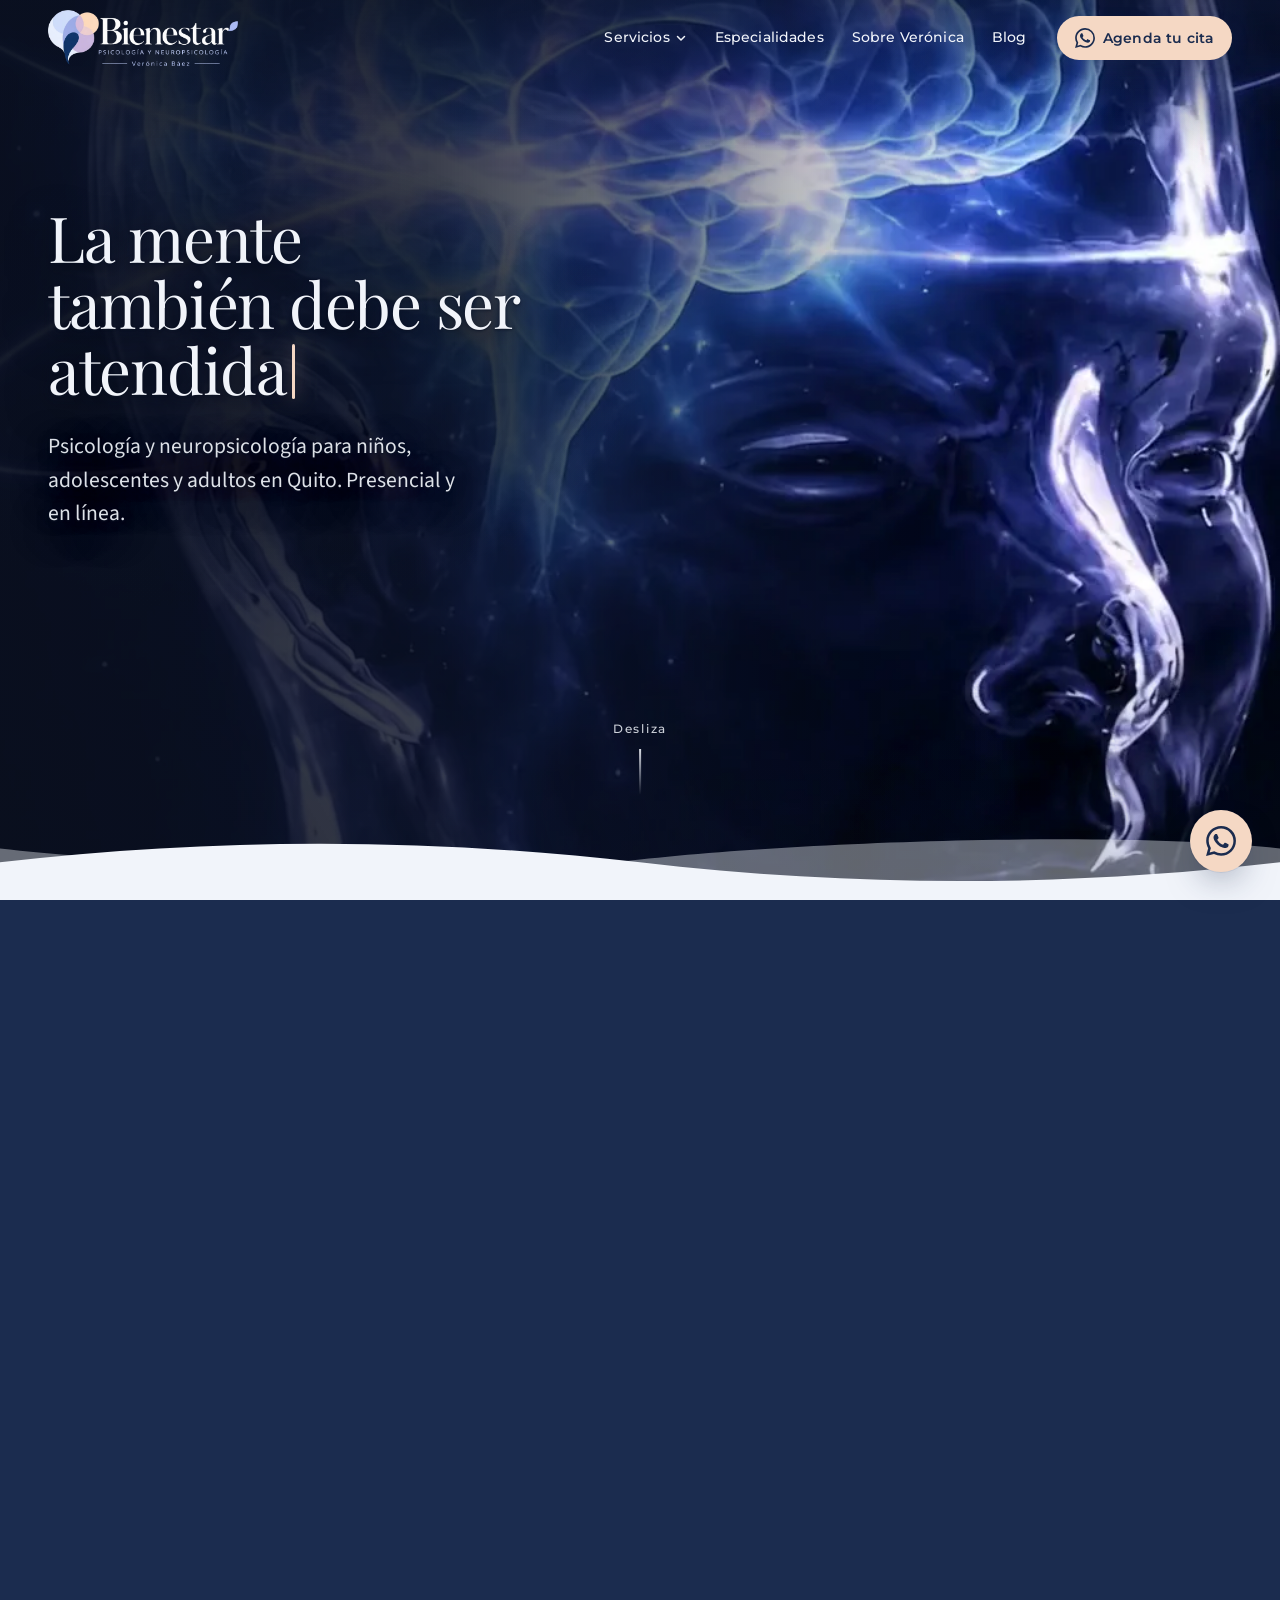
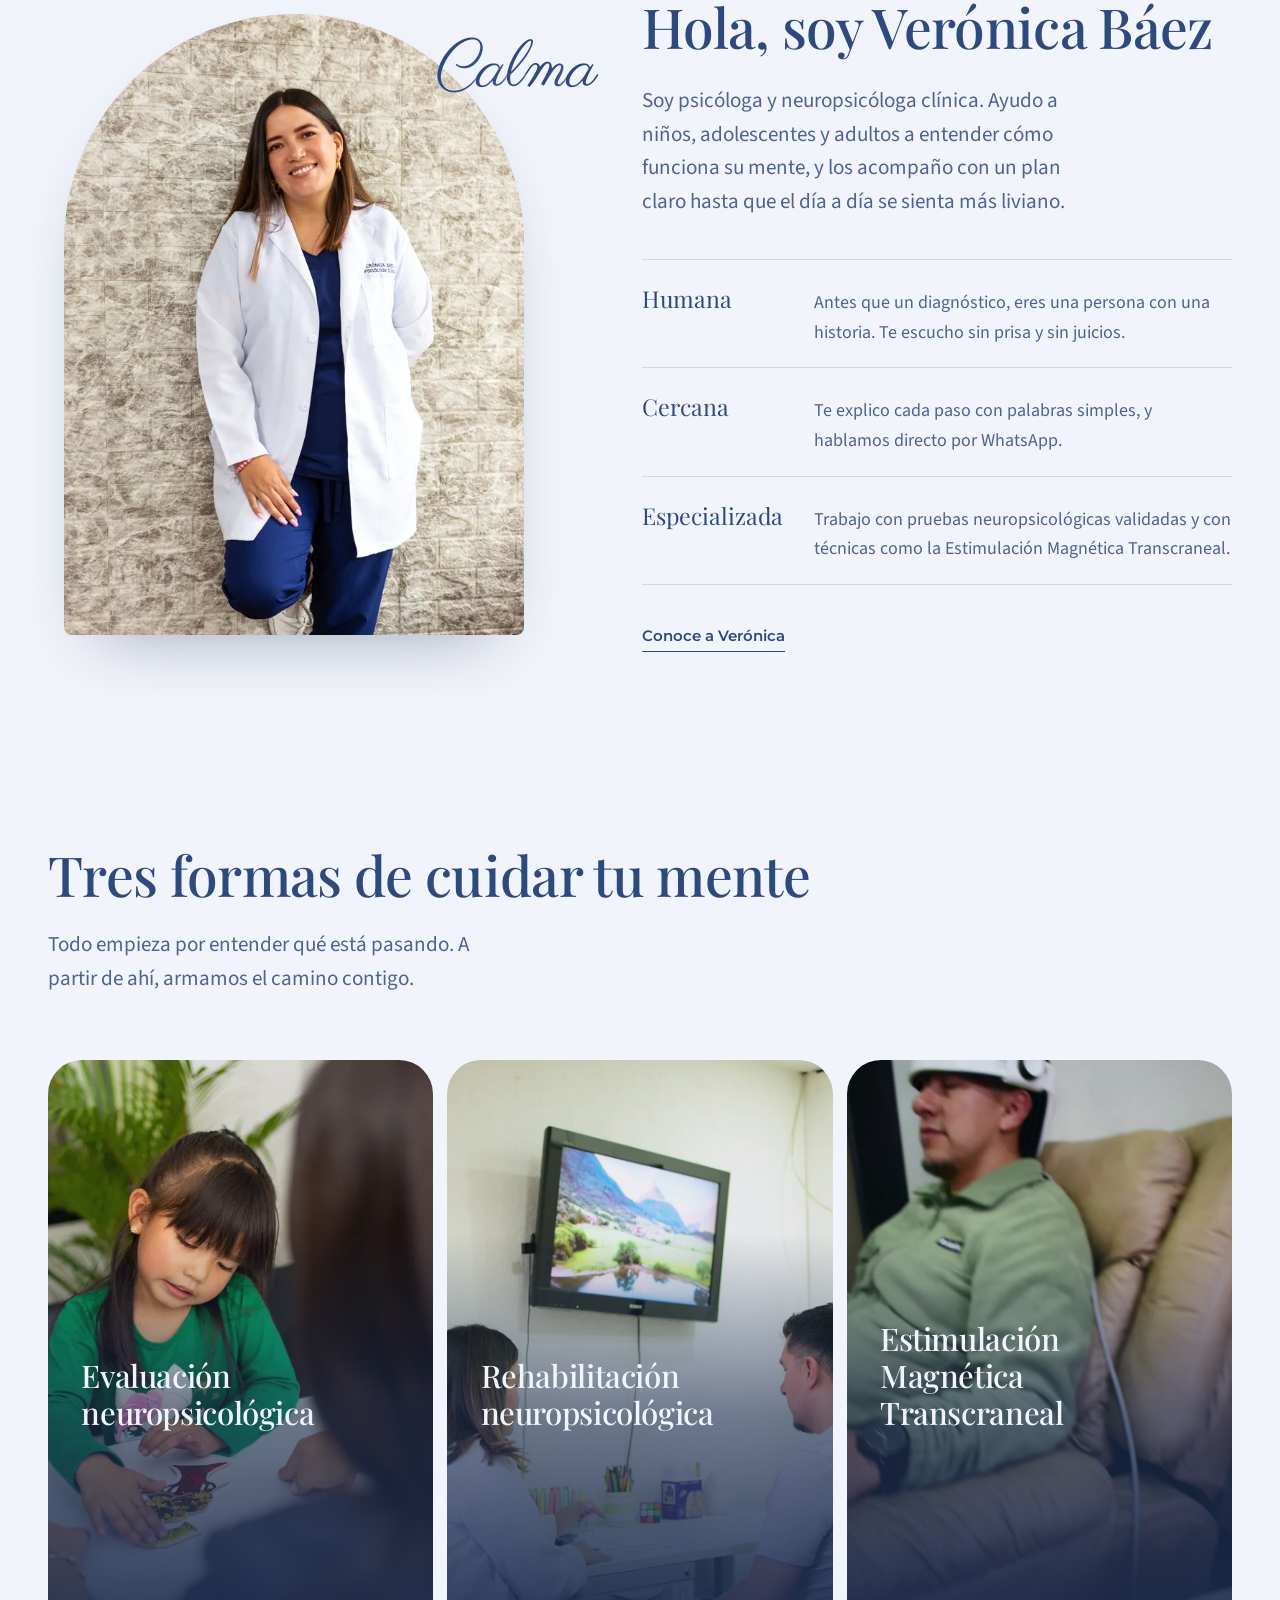
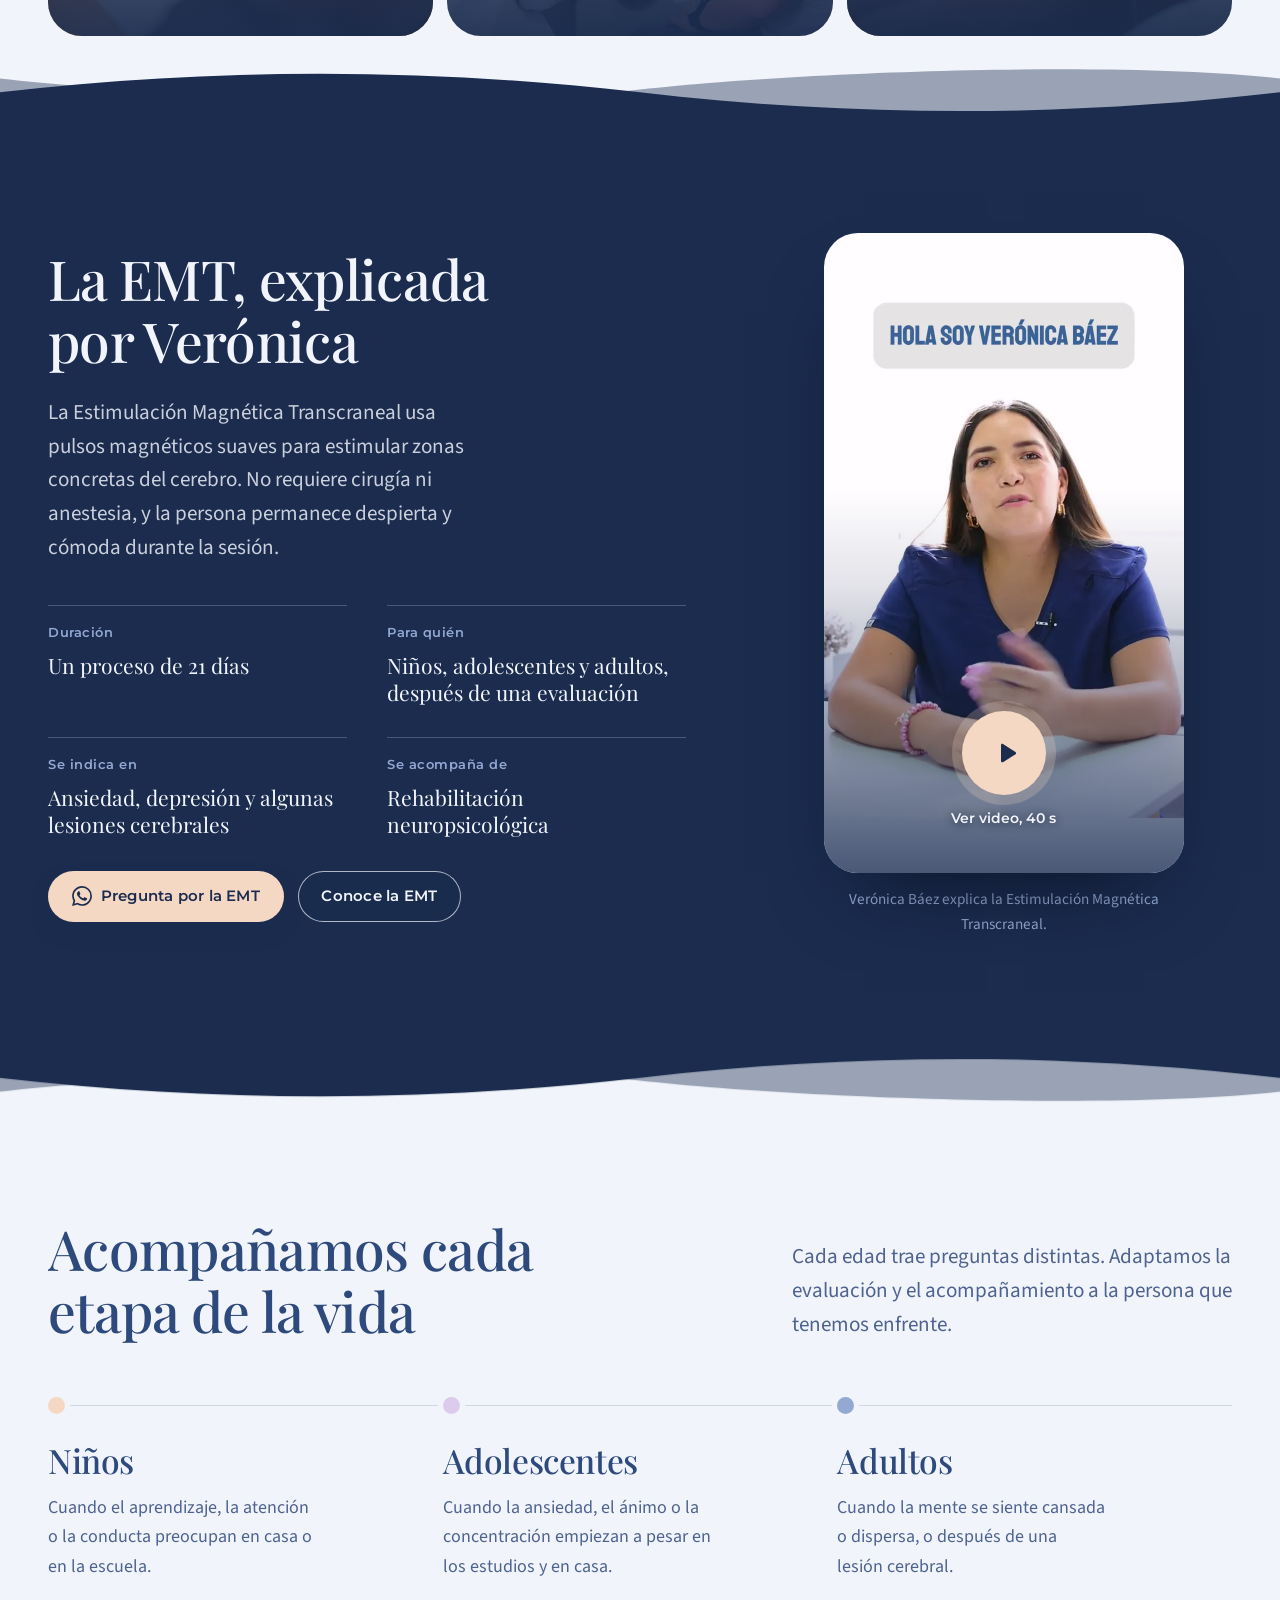
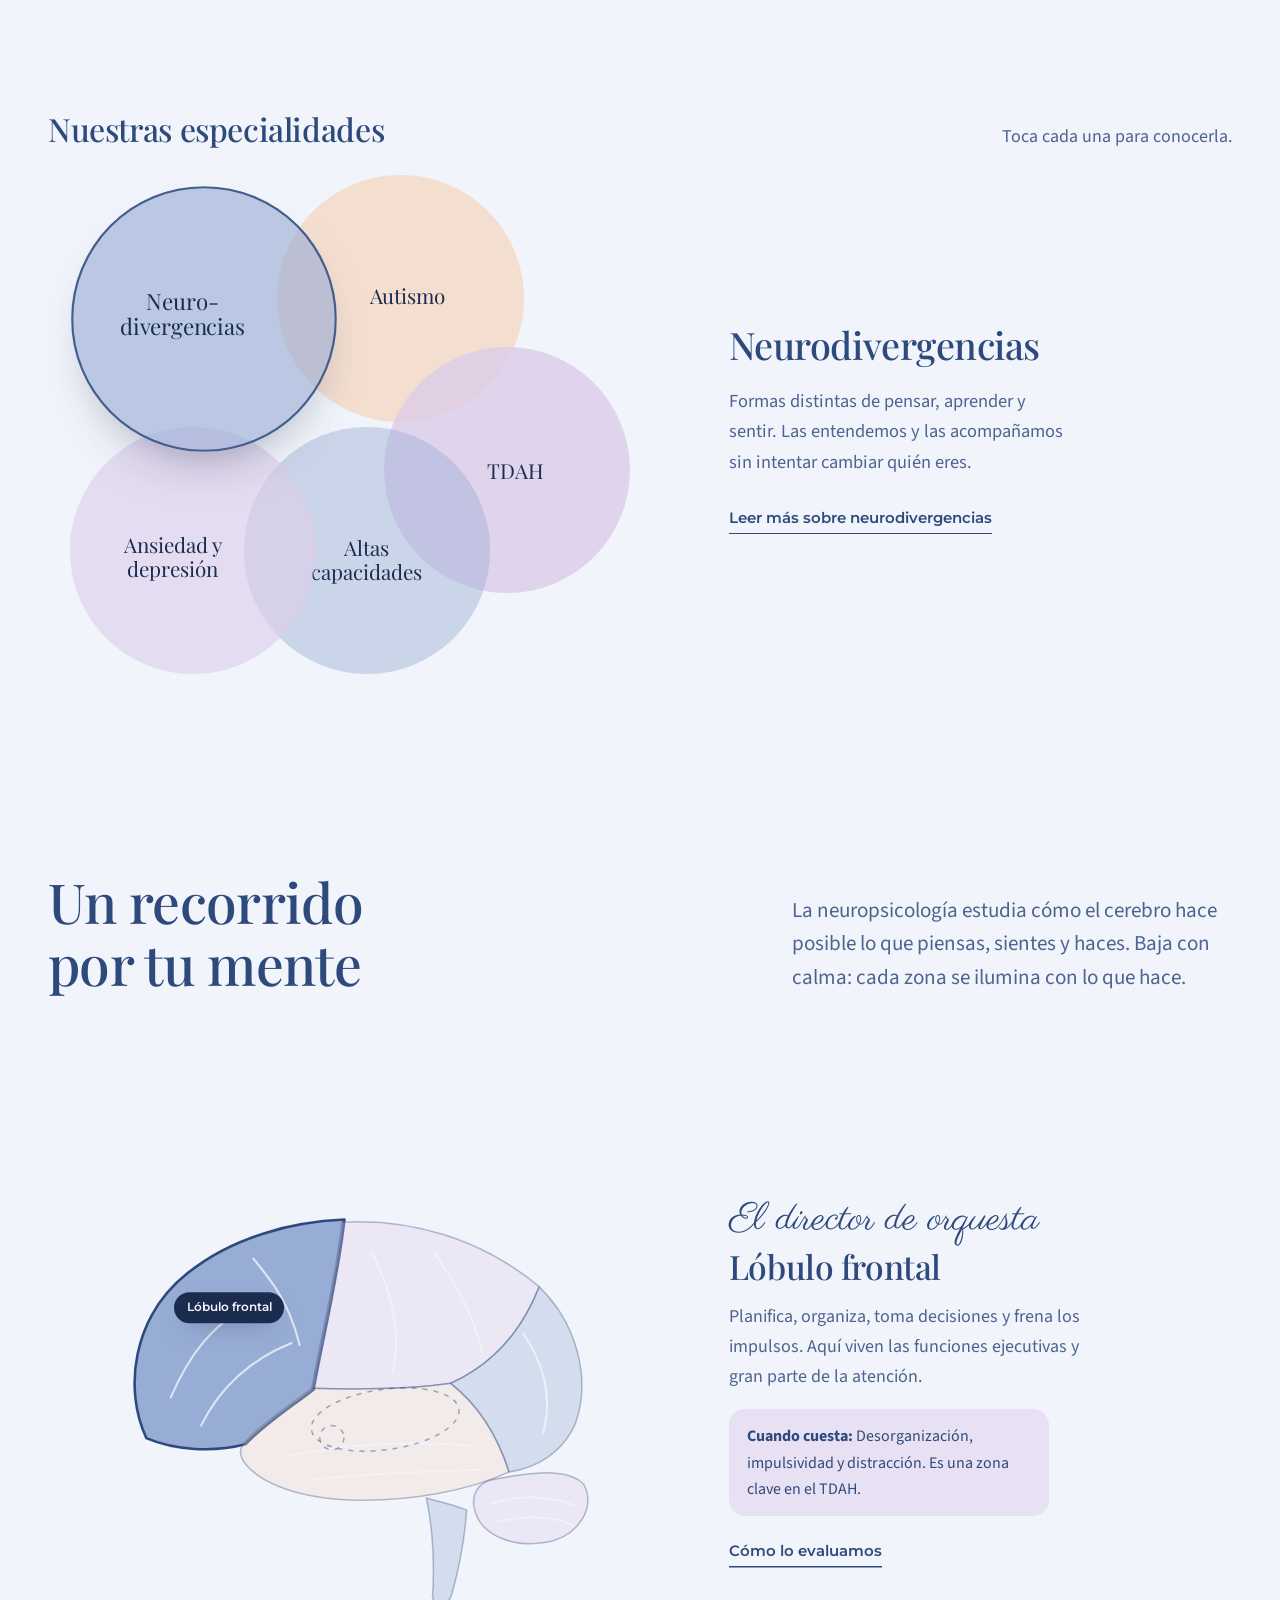
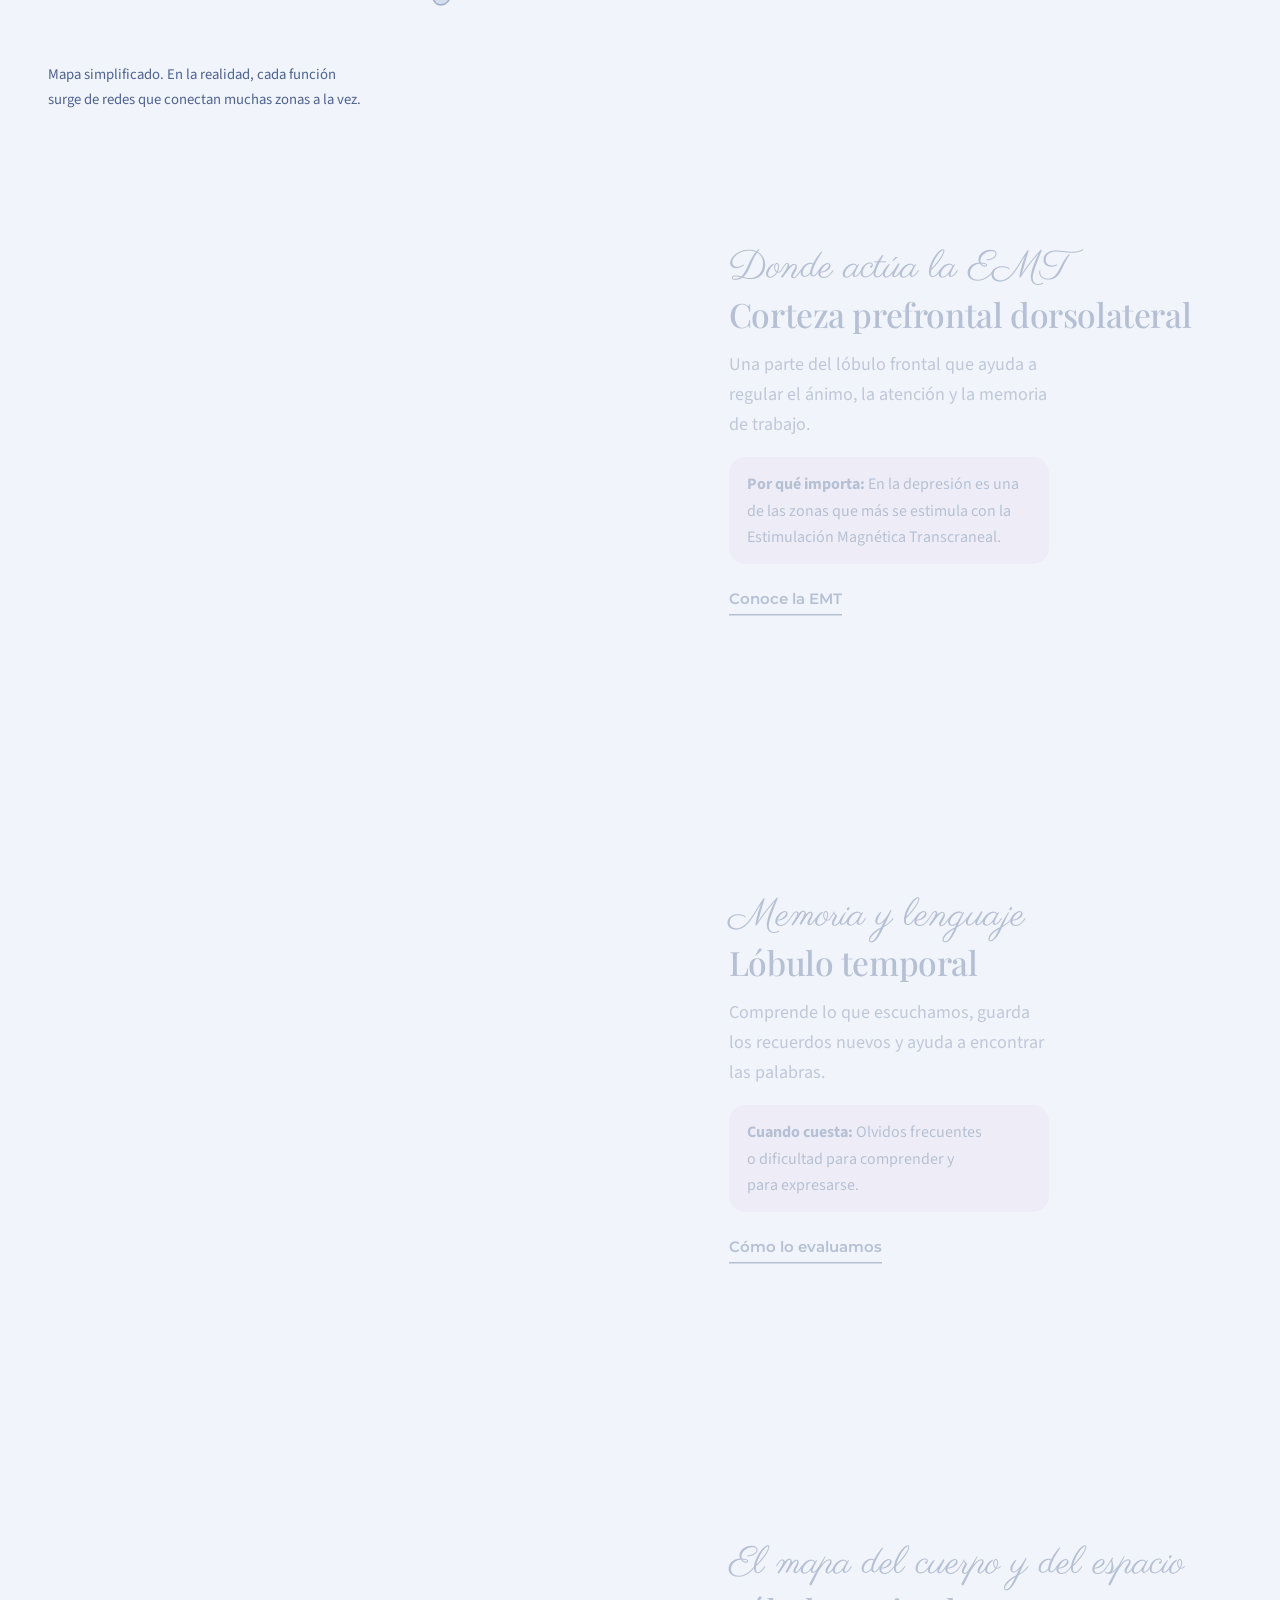
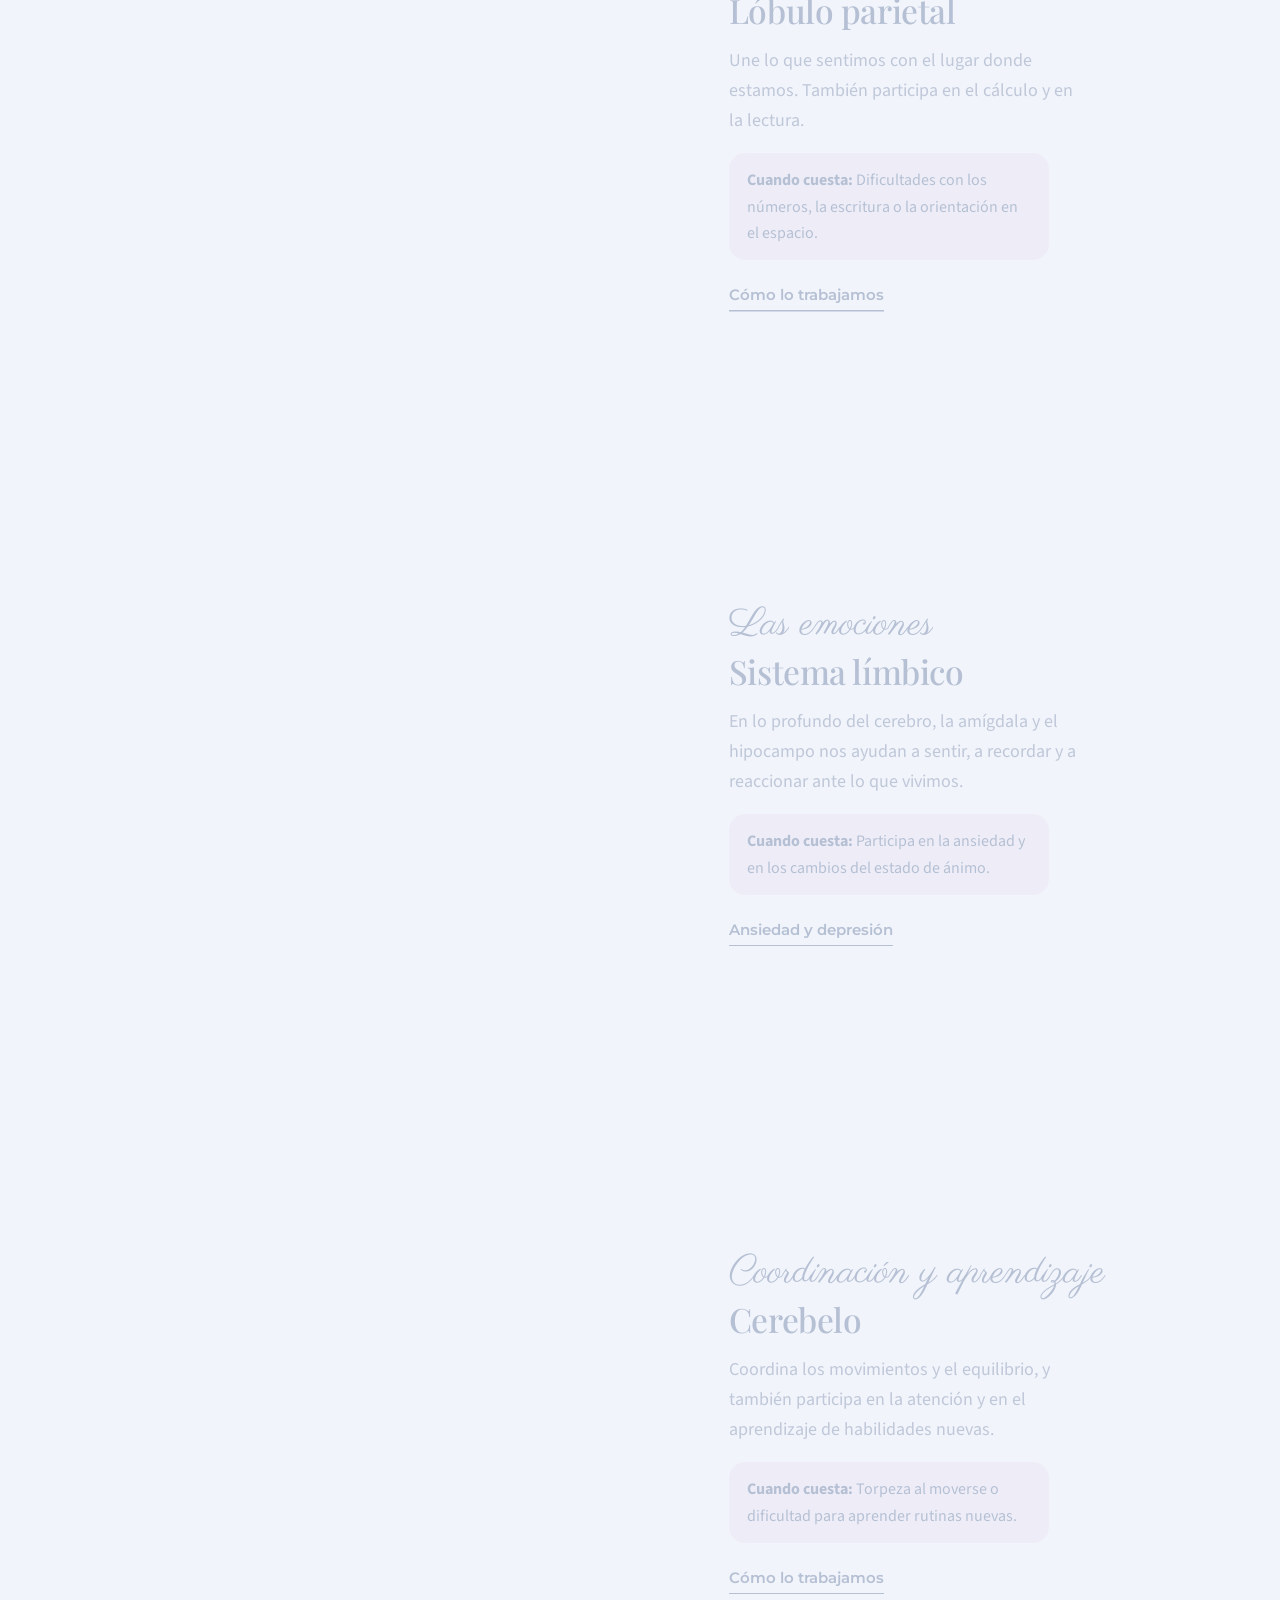
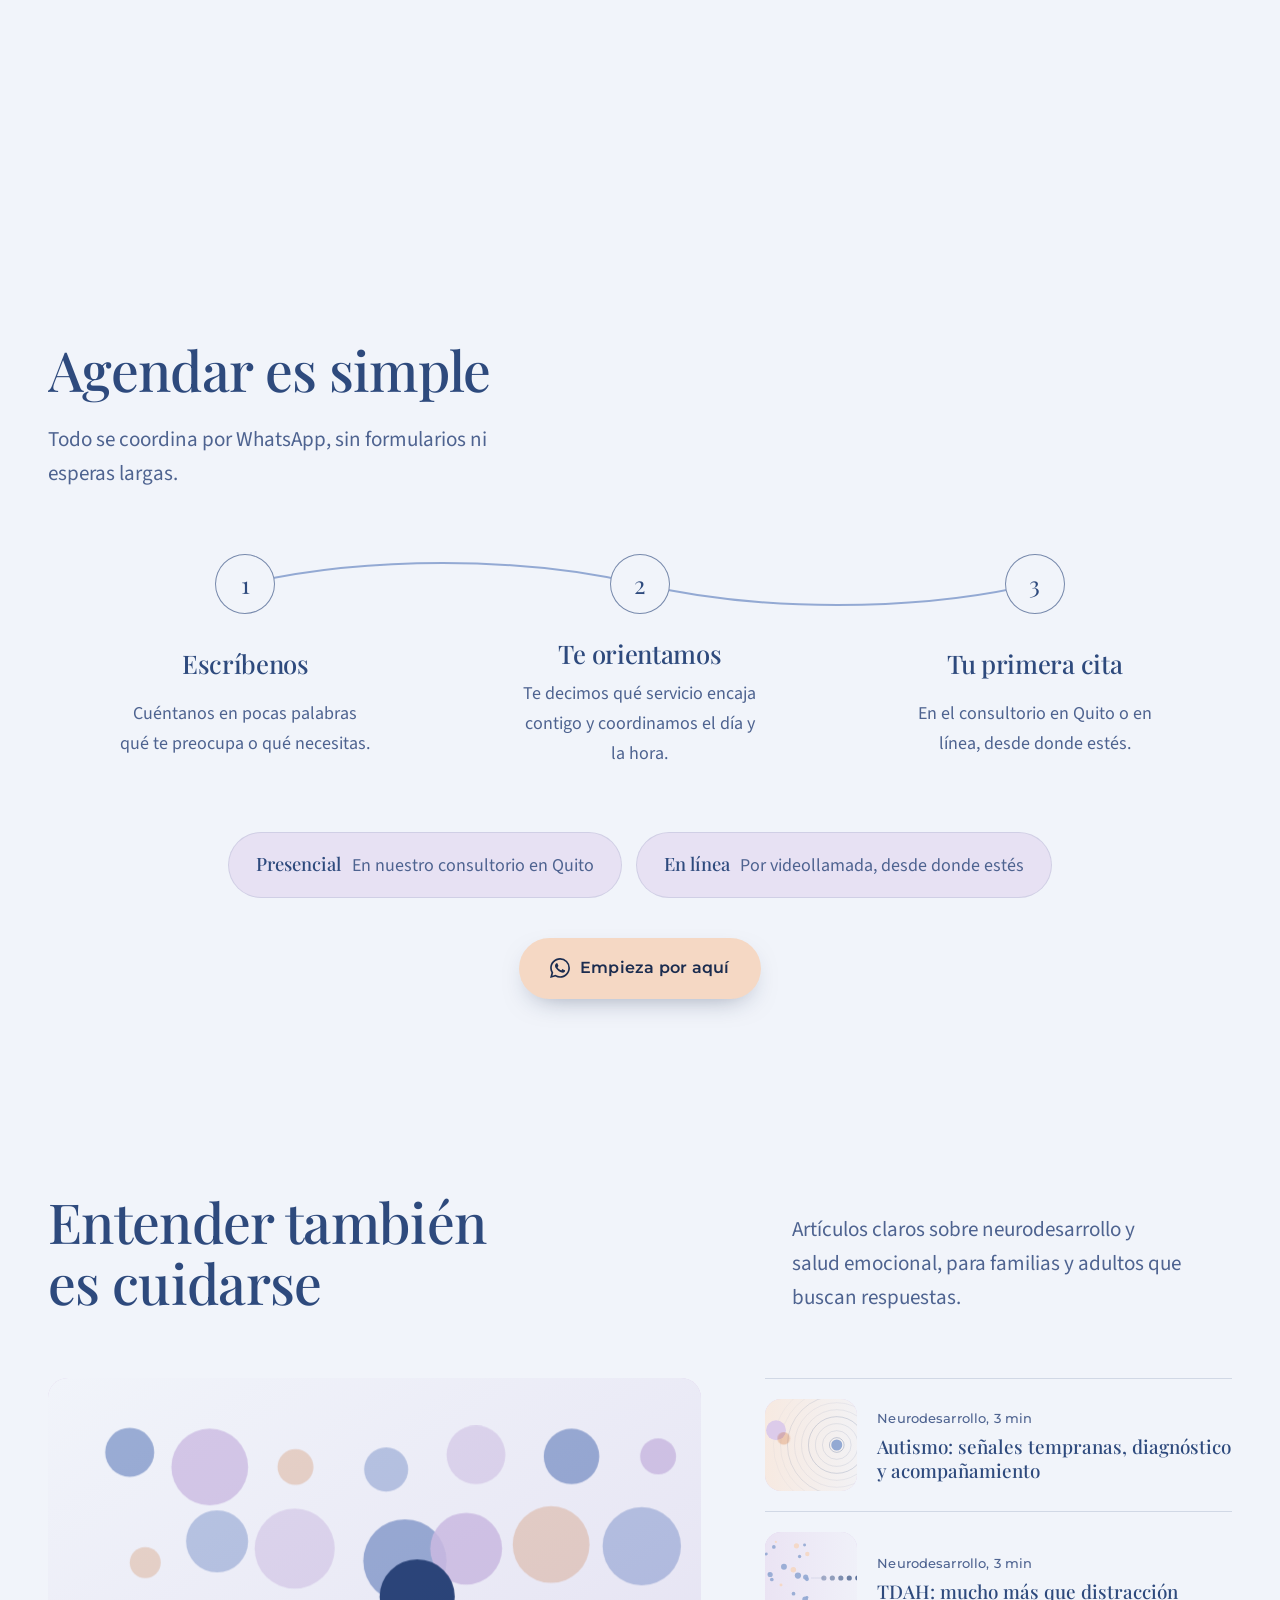
<file: index.html>
<!doctype html>
<html lang="es-EC">
<head>
<meta charset="utf-8">
<meta name="viewport" content="width=device-width, initial-scale=1">
<title>Bienestar | Psicología y neuropsicología en Quito, Verónica Báez</title>
<meta name="description" content="Psicología y neuropsicología en Quito para niños, adolescentes y adultos. Evaluación y rehabilitación neuropsicológica, Estimulación Magnética Transcraneal (EMT), autismo, TDAH, ansiedad y depresión.">
<meta name="theme-color" content="#1B2C4F">
<link rel="icon" href="data:image/svg+xml,%3Csvg%20xmlns%3D'http%3A%2F%2Fwww.w3.org%2F2000%2Fsvg'%20viewBox%3D'0%200%2064%2064'%3E%3Ccircle%20cx%3D'25'%20cy%3D'27'%20r%3D'19'%20fill%3D'%2393A9D3'%20fill-opacity%3D'.85'%2F%3E%3Ccircle%20cx%3D'41'%20cy%3D'21'%20r%3D'13'%20fill%3D'%23F5D8C4'%2F%3E%3Ccircle%20cx%3D'39'%20cy%3D'36'%20r%3D'14'%20fill%3D'%23DCCBEA'%20fill-opacity%3D'.95'%2F%3E%3Cpath%20d%3D'M28%2030c7-5%2013%201%2010%208-3%206-9%209-10%2022-3-9-7-16-6-22%201-5%203-7%206-8z'%20fill%3D'%232E4A7D'%2F%3E%3C%2Fsvg%3E">
<link rel="preconnect" href="https://fonts.googleapis.com">
<link rel="preconnect" href="https://fonts.gstatic.com" crossorigin>
<link rel="stylesheet" href="https://fonts.googleapis.com/css2?family=Montserrat:wght@500;600&family=Parisienne&family=Playfair+Display:wght@400;500&family=Source+Sans+3:ital,wght@0,400;0,600;1,400&display=swap">
<link rel="stylesheet" href="assets/css/estilos.css">
<meta property="og:type" content="website">
<meta property="og:site_name" content="Bienestar">
<meta property="og:locale" content="es_EC">
<meta property="og:title" content="Bienestar | Psicología y neuropsicología en Quito, Verónica Báez">
<meta property="og:description" content="Psicología y neuropsicología en Quito para niños, adolescentes y adultos. Evaluación y rehabilitación neuropsicológica, Estimulación Magnética Transcraneal (EMT), autismo, TDAH, ansiedad y depresión.">
<link rel="canonical" href="https://drommerg.github.io/bienestar-website/">
<meta property="og:url" content="https://drommerg.github.io/bienestar-website/">
<meta property="og:image" content="https://drommerg.github.io/bienestar-website/assets/img/og-bienestar.jpg">
<script>document.documentElement.classList.add('js')</script>
<script type="application/ld+json">{"@context":"https://schema.org","@type":"MedicalBusiness","name":"Bienestar, Psicología y Neuropsicología","alternateName":"Bienestar Verónica Báez","description":"Psicología y neuropsicología en Quito para niños, adolescentes y adultos: evaluación neuropsicológica, rehabilitación neuropsicológica y Estimulación Magnética Transcraneal (EMT).","telephone":"+593990435774","address":{"@type":"PostalAddress","addressLocality":"Quito","addressCountry":"EC"},"areaServed":["Quito","Ecuador"],"founder":{"@type":"Person","name":"Verónica Báez","jobTitle":"Psicóloga y neuropsicóloga clínica"},"availableService":[{"@type":"MedicalTherapy","name":"Evaluación neuropsicológica"},{"@type":"MedicalTherapy","name":"Rehabilitación neuropsicológica"},{"@type":"MedicalTherapy","name":"Estimulación Magnética Transcraneal"}],"knowsLanguage":"es","url":"https://drommerg.github.io/bienestar-website/","image":"https://drommerg.github.io/bienestar-website/assets/img/og-bienestar.jpg"}</script>
</head>
<body class="pagina-inicio">
<a class="salto" href="#principal">Saltar al contenido</a>
<div class="ambiente" aria-hidden="true"><span class="a1"></span><span class="a2"></span><span class="a3"></span></div>
<header class="cabecera sobre-oscuro">
  <div class="contenedor cabecera-int">
    <a class="marca" href="index.html" aria-label="Bienestar, Psicología y Neuropsicología. Ir al inicio">
      <img class="logo-oscuro" src="assets/img/logo-oscuro.webp" alt="" width="640" height="190">
      <img class="logo-claro" src="assets/img/logo-claro.webp" alt="" width="640" height="190">
    </a>
    <nav class="nav" aria-label="Principal">
      <ul class="nav-lista">
        <li class="tiene-submenu">
          <button class="nav-enlace" type="button" aria-expanded="false" aria-controls="sub-servicios">Servicios <svg class="chev" viewBox="0 0 12 12" aria-hidden="true" focusable="false"><path d="M2.5 4.5 6 8l3.5-3.5" fill="none" stroke="currentColor" stroke-width="1.5" stroke-linecap="round" stroke-linejoin="round"/></svg></button>
          <ul class="submenu" id="sub-servicios"><li><a href="servicios/evaluacion-neuropsicologica.html">Evaluación neuropsicológica<small>Entender cómo funciona la mente</small></a></li><li><a href="servicios/rehabilitacion-neuropsicologica.html">Rehabilitación neuropsicológica<small>Fortalecer lo que más cuesta</small></a></li><li><a href="servicios/estimulacion-magnetica-transcraneal.html">Estimulación Magnética Transcraneal<small>EMT no invasiva, en 21 días</small></a></li></ul>
        </li>
        <li><a class="nav-enlace" href="especialidades.html">Especialidades</a></li>
        <li><a class="nav-enlace" href="sobre-veronica.html">Sobre Verónica</a></li>
        <li><a class="nav-enlace" href="blog/index.html">Blog</a></li>
      </ul>
      <a class="boton boton--wa boton--cab" href="https://wa.me/593990435774?text=Hola%2C%20quiero%20agendar%20una%20cita%20en%20Bienestar." target="_blank" rel="noopener"><svg viewBox="0 0 24 24" aria-hidden="true" focusable="false"><path fill="currentColor" d="M17.472 14.382c-.297-.149-1.758-.867-2.03-.967-.273-.099-.471-.148-.67.15-.197.297-.767.966-.94 1.164-.173.199-.347.223-.644.075-.297-.15-1.255-.463-2.39-1.475-.883-.788-1.48-1.761-1.653-2.059-.173-.297-.018-.458.13-.606.134-.133.298-.347.446-.52.149-.174.198-.298.298-.497.099-.198.05-.371-.025-.52-.075-.149-.669-1.612-.916-2.207-.242-.579-.487-.5-.669-.51-.173-.008-.371-.01-.57-.01-.198 0-.52.074-.792.372-.272.297-1.04 1.016-1.04 2.479 0 1.462 1.065 2.875 1.213 3.074.149.198 2.096 3.2 5.077 4.487.709.306 1.262.489 1.694.625.712.227 1.36.195 1.871.118.571-.085 1.758-.719 2.006-1.413.248-.694.248-1.289.173-1.413-.074-.124-.272-.198-.57-.347m-5.421 7.403h-.004a9.87 9.87 0 0 1-5.031-1.378l-.361-.214-3.741.982.998-3.648-.235-.374a9.86 9.86 0 0 1-1.51-5.26c.001-5.45 4.436-9.884 9.888-9.884 2.64 0 5.122 1.03 6.988 2.898a9.825 9.825 0 0 1 2.893 6.994c-.003 5.45-4.437 9.884-9.885 9.884m8.413-18.297A11.815 11.815 0 0 0 12.05 0C5.495 0 .16 5.335.157 11.892c0 2.096.547 4.142 1.588 5.945L.057 24l6.305-1.654a11.882 11.882 0 0 0 5.683 1.448h.005c6.554 0 11.89-5.335 11.893-11.893a11.821 11.821 0 0 0-3.48-8.413Z"/></svg><span>Agenda tu cita</span></a>
      <button class="menu-boton" type="button" aria-expanded="false" aria-controls="menu-movil" aria-label="Abrir menú"><span></span><span></span></button>
    </nav>
  </div>
</header>
<div class="menu-movil" id="menu-movil" data-cabecera="oscura" inert>
  <div class="menu-movil-int contenedor">
    <ul class="menu-lista">
      <li><a href="index.html">Inicio</a></li>
      <li class="menu-grupo"><span>Servicios</span><ul><li><a href="servicios/evaluacion-neuropsicologica.html">Evaluación neuropsicológica</a></li><li><a href="servicios/rehabilitacion-neuropsicologica.html">Rehabilitación neuropsicológica</a></li><li><a href="servicios/estimulacion-magnetica-transcraneal.html">Estimulación Magnética Transcraneal</a></li></ul></li>
      <li><a href="especialidades.html">Especialidades</a></li>
      <li><a href="sobre-veronica.html">Sobre Verónica</a></li>
      <li><a href="blog/index.html">Blog</a></li>
    </ul>
    <a class="boton boton--wa" href="https://wa.me/593990435774?text=Hola%2C%20quiero%20agendar%20una%20cita%20en%20Bienestar." target="_blank" rel="noopener"><svg viewBox="0 0 24 24" aria-hidden="true" focusable="false"><path fill="currentColor" d="M17.472 14.382c-.297-.149-1.758-.867-2.03-.967-.273-.099-.471-.148-.67.15-.197.297-.767.966-.94 1.164-.173.199-.347.223-.644.075-.297-.15-1.255-.463-2.39-1.475-.883-.788-1.48-1.761-1.653-2.059-.173-.297-.018-.458.13-.606.134-.133.298-.347.446-.52.149-.174.198-.298.298-.497.099-.198.05-.371-.025-.52-.075-.149-.669-1.612-.916-2.207-.242-.579-.487-.5-.669-.51-.173-.008-.371-.01-.57-.01-.198 0-.52.074-.792.372-.272.297-1.04 1.016-1.04 2.479 0 1.462 1.065 2.875 1.213 3.074.149.198 2.096 3.2 5.077 4.487.709.306 1.262.489 1.694.625.712.227 1.36.195 1.871.118.571-.085 1.758-.719 2.006-1.413.248-.694.248-1.289.173-1.413-.074-.124-.272-.198-.57-.347m-5.421 7.403h-.004a9.87 9.87 0 0 1-5.031-1.378l-.361-.214-3.741.982.998-3.648-.235-.374a9.86 9.86 0 0 1-1.51-5.26c.001-5.45 4.436-9.884 9.888-9.884 2.64 0 5.122 1.03 6.988 2.898a9.825 9.825 0 0 1 2.893 6.994c-.003 5.45-4.437 9.884-9.885 9.884m8.413-18.297A11.815 11.815 0 0 0 12.05 0C5.495 0 .16 5.335.157 11.892c0 2.096.547 4.142 1.588 5.945L.057 24l6.305-1.654a11.882 11.882 0 0 0 5.683 1.448h.005c6.554 0 11.89-5.335 11.893-11.893a11.821 11.821 0 0 0-3.48-8.413Z"/></svg><span>Escríbenos por WhatsApp</span></a>
    <p class="menu-dato">Quito, Ecuador. Presencial y en línea.</p>
  </div>
</div>
<main id="principal" tabindex="-1">

<section class="hero hero--video" data-cabecera="oscura" aria-labelledby="hero-titulo" data-video="assets/video/hero-mente.mp4" data-poster="assets/img/hero-mente-poster.webp" data-bytes="9093067">
  <div class="hero-escena">
    <div class="hero-poster" aria-hidden="true"></div>
    <img class="hero-fijo" data-src="assets/img/hero-mente-movil.webp" alt="" aria-hidden="true">
    <video class="hero-video" preload="none" muted playsinline aria-hidden="true" tabindex="-1"></video>
    <div class="hero-scrim" aria-hidden="true"></div>

    <div class="banda banda-1" data-a="0" data-b="0.17">
      <h1 id="hero-titulo" class="hero-titulo">
        <span class="sr-only">La mente también debe ser atendida</span>
        <span class="hero-linea" aria-hidden="true">La mente también debe ser</span>
        <span class="hero-linea hero-linea--tecleo" aria-hidden="true"><span class="tecleo" data-tecleo='["atendida","escuchada","comprendida","cuidada"]'>atendida</span><span class="cursor"></span></span>
      </h1>
      <p class="hero-sub">Psicología y neuropsicología para niños, adolescentes y adultos en Quito. Presencial y en línea.</p>
      <div class="hero-acciones solo-estatico">
        <a class="boton boton--wa" href="https://wa.me/593990435774?text=Hola%2C%20quiero%20agendar%20una%20cita%20en%20Bienestar." target="_blank" rel="noopener"><svg viewBox="0 0 24 24" aria-hidden="true" focusable="false"><path fill="currentColor" d="M17.472 14.382c-.297-.149-1.758-.867-2.03-.967-.273-.099-.471-.148-.67.15-.197.297-.767.966-.94 1.164-.173.199-.347.223-.644.075-.297-.15-1.255-.463-2.39-1.475-.883-.788-1.48-1.761-1.653-2.059-.173-.297-.018-.458.13-.606.134-.133.298-.347.446-.52.149-.174.198-.298.298-.497.099-.198.05-.371-.025-.52-.075-.149-.669-1.612-.916-2.207-.242-.579-.487-.5-.669-.51-.173-.008-.371-.01-.57-.01-.198 0-.52.074-.792.372-.272.297-1.04 1.016-1.04 2.479 0 1.462 1.065 2.875 1.213 3.074.149.198 2.096 3.2 5.077 4.487.709.306 1.262.489 1.694.625.712.227 1.36.195 1.871.118.571-.085 1.758-.719 2.006-1.413.248-.694.248-1.289.173-1.413-.074-.124-.272-.198-.57-.347m-5.421 7.403h-.004a9.87 9.87 0 0 1-5.031-1.378l-.361-.214-3.741.982.998-3.648-.235-.374a9.86 9.86 0 0 1-1.51-5.26c.001-5.45 4.436-9.884 9.888-9.884 2.64 0 5.122 1.03 6.988 2.898a9.825 9.825 0 0 1 2.893 6.994c-.003 5.45-4.437 9.884-9.885 9.884m8.413-18.297A11.815 11.815 0 0 0 12.05 0C5.495 0 .16 5.335.157 11.892c0 2.096.547 4.142 1.588 5.945L.057 24l6.305-1.654a11.882 11.882 0 0 0 5.683 1.448h.005c6.554 0 11.89-5.335 11.893-11.893a11.821 11.821 0 0 0-3.48-8.413Z"/></svg><span>Escríbenos por WhatsApp</span></a>
        <a class="boton boton--borde-claro" href="#servicios">Ver servicios</a>
      </div>
    </div>

    <div class="banda banda-2 banda--tejido" data-a="0.19" data-b="0.36">
      <p class="banda-titulo" data-partir="c">Cuando la mente se dispersa, todo cuesta más.</p>
      <p class="banda-sub">La atención que se escapa. La ansiedad que no se va. Un hijo que aprende distinto y no sabes cómo ayudarlo.</p>
    </div>

    <div class="banda banda-3 banda--niebla" data-a="0.45" data-b="0.66">
      <p class="banda-titulo"><span class="niebla-suave" aria-hidden="true">Entender cómo funciona tu mente es el primer paso hacia la calma.</span><span class="niebla-nitida">Entender cómo funciona tu mente es el primer paso hacia la calma.</span></p>
      <p class="banda-sub">Evaluamos con pruebas científicas y acompañamos con cercanía, a tu ritmo.</p>
    </div>

    <div class="banda banda-4 banda--subida" data-a="0.72" data-b="1">
      <p class="banda-titulo" data-partir="w">Aquí tu mente está en buenas manos.</p>
      <p class="banda-sub">Verónica Báez, psicóloga y neuropsicóloga clínica.</p>
      <div class="hero-acciones">
        <a class="boton boton--wa" href="https://wa.me/593990435774?text=Hola%2C%20quiero%20agendar%20una%20cita%20en%20Bienestar." target="_blank" rel="noopener"><svg viewBox="0 0 24 24" aria-hidden="true" focusable="false"><path fill="currentColor" d="M17.472 14.382c-.297-.149-1.758-.867-2.03-.967-.273-.099-.471-.148-.67.15-.197.297-.767.966-.94 1.164-.173.199-.347.223-.644.075-.297-.15-1.255-.463-2.39-1.475-.883-.788-1.48-1.761-1.653-2.059-.173-.297-.018-.458.13-.606.134-.133.298-.347.446-.52.149-.174.198-.298.298-.497.099-.198.05-.371-.025-.52-.075-.149-.669-1.612-.916-2.207-.242-.579-.487-.5-.669-.51-.173-.008-.371-.01-.57-.01-.198 0-.52.074-.792.372-.272.297-1.04 1.016-1.04 2.479 0 1.462 1.065 2.875 1.213 3.074.149.198 2.096 3.2 5.077 4.487.709.306 1.262.489 1.694.625.712.227 1.36.195 1.871.118.571-.085 1.758-.719 2.006-1.413.248-.694.248-1.289.173-1.413-.074-.124-.272-.198-.57-.347m-5.421 7.403h-.004a9.87 9.87 0 0 1-5.031-1.378l-.361-.214-3.741.982.998-3.648-.235-.374a9.86 9.86 0 0 1-1.51-5.26c.001-5.45 4.436-9.884 9.888-9.884 2.64 0 5.122 1.03 6.988 2.898a9.825 9.825 0 0 1 2.893 6.994c-.003 5.45-4.437 9.884-9.885 9.884m8.413-18.297A11.815 11.815 0 0 0 12.05 0C5.495 0 .16 5.335.157 11.892c0 2.096.547 4.142 1.588 5.945L.057 24l6.305-1.654a11.882 11.882 0 0 0 5.683 1.448h.005c6.554 0 11.89-5.335 11.893-11.893a11.821 11.821 0 0 0-3.48-8.413Z"/></svg><span>Agenda por WhatsApp</span></a>
        <a class="boton boton--borde-claro" href="#servicios">Conoce los servicios</a>
      </div>
    </div>
    <div class="hero-pista" aria-hidden="true"><span>Desliza</span><i></i></div>
    <svg class="hero-anillo" viewBox="0 0 48 48" aria-hidden="true"><circle cx="24" cy="24" r="20" fill="none" stroke="currentColor" stroke-width="2.5" stroke-dasharray="126" style="stroke-dashoffset:var(--ld,126)"/></svg>
    <div class="ola ola--hero" data-vivo aria-hidden="true" style="color:var(--claridad)">
  <svg class="ola-fondo" viewBox="0 0 2880 120" preserveAspectRatio="none" focusable="false"><path d="M0 44 C180 70 540 86 720 60 C900 34 1260 18 1440 44 C1620 70 1980 86 2160 60 C2340 34 2700 18 2880 44 V120 H0 Z"/></svg>
  <svg class="ola-frente" viewBox="0 0 2880 120" preserveAspectRatio="none" focusable="false"><path d="M0 64 C240 28 480 28 720 64 C960 100 1200 100 1440 64 C1680 28 1920 28 2160 64 C2400 100 2640 100 2880 64 V120 H0 Z"/></svg>
</div>
  </div>
</section>

<section class="seccion presentacion" id="veronica" aria-labelledby="presentacion-titulo">
  <div class="contenedor presentacion-grid">
    <div class="retrato revela" data-palabras>
      <div class="retrato-marco">
        <img src="assets/img/veronica-retrato.webp" srcset="assets/img/veronica-retrato-640.webp 640w, assets/img/veronica-retrato.webp 1000w" sizes="(max-width: 720px) 80vw, 38vw" alt="Verónica Báez, psicóloga y neuropsicóloga clínica, con bata blanca" width="1000" height="1500" loading="lazy">
      </div>
      <div class="palabras" aria-hidden="true">
        <span class="palabra p1">Calma</span>
        <span class="palabra p2">Escucha</span>
        <span class="palabra p3">Ciencia</span>
        <span class="palabra p4">Cercanía</span>
        <span class="palabra p5">Esperanza</span>
      </div>
    </div>
    <div class="presentacion-texto">
      <h2 id="presentacion-titulo" class="titulo emerge">Hola, soy Verónica Báez</h2>
      <p class="entrada revela">Soy psicóloga y neuropsicóloga clínica. Ayudo a niños, adolescentes y adultos a entender cómo funciona su mente, y los acompaño con un plan claro hasta que el día a día se sienta más liviano.</p>
      <dl class="rasgos">
        <div class="rasgo revela" style="--i:1"><dt>Humana</dt><dd>Antes que un diagnóstico, eres una persona con una historia. Te escucho sin prisa y sin juicios.</dd></div>
        <div class="rasgo revela" style="--i:2"><dt>Cercana</dt><dd>Te explico cada paso con palabras simples, y hablamos directo por WhatsApp.</dd></div>
        <div class="rasgo revela" style="--i:3"><dt>Especializada</dt><dd>Trabajo con pruebas neuropsicológicas validadas y con técnicas como la Estimulación Magnética Transcraneal.</dd></div>
      </dl>
      <a class="enlace" href="sobre-veronica.html">Conoce a Verónica</a>
    </div>
  </div>
</section>

<section class="seccion servicios" id="servicios" aria-labelledby="servicios-titulo">
  <div class="contenedor">
    <div class="encabezado">
      <h2 id="servicios-titulo" class="titulo emerge">Tres formas de cuidar tu mente</h2>
      <p class="entrada revela">Todo empieza por entender qué está pasando. A partir de ahí, armamos el camino contigo.</p>
    </div>
    <div class="paneles">
      <a class="panel revela" style="--i:0" href="servicios/evaluacion-neuropsicologica.html">
        <img src="assets/img/evaluacion-infantil.webp" srcset="assets/img/evaluacion-infantil-640.webp 640w, assets/img/evaluacion-infantil.webp 1000w" sizes="(max-width: 720px) 92vw, 40vw" alt="Niña armando un rompecabezas durante una evaluación neuropsicológica" width="1000" height="1500" loading="lazy">
        <div class="panel-contenido">
          <h3>Evaluación neuropsicológica</h3>
          <p>Medimos atención, memoria, lenguaje y funciones ejecutivas con pruebas validadas. Recibes un informe claro y recomendaciones concretas.</p>
          <span class="panel-mas">Ver servicio</span>
        </div>
      </a>
      <a class="panel revela" style="--i:1" href="servicios/rehabilitacion-neuropsicologica.html">
        <img src="assets/img/rehabilitacion-sesion.webp" alt="Sesión de rehabilitación neuropsicológica con un paciente adulto en el consultorio" width="900" height="1600" loading="lazy">
        <div class="panel-contenido">
          <h3>Rehabilitación neuropsicológica</h3>
          <p>Ejercicios y estrategias para fortalecer las funciones que más lo necesitan, en sesiones adaptadas a la edad y al ritmo de cada persona.</p>
          <span class="panel-mas">Ver servicio</span>
        </div>
      </a>
      <a class="panel revela" style="--i:2" href="servicios/estimulacion-magnetica-transcraneal.html">
        <img src="assets/img/emt-sesion.webp" alt="Paciente sentado en un sillón durante una sesión de Estimulación Magnética Transcraneal" width="900" height="1600" loading="lazy">
        <div class="panel-contenido">
          <h3>Estimulación Magnética Transcraneal</h3>
          <p>Una técnica no invasiva que estimula zonas específicas del cerebro, en un proceso de 21 días junto a rehabilitación neuropsicológica.</p>
          <span class="panel-mas">Ver servicio</span>
        </div>
      </a>
    </div>
  </div>
</section>

<div class="ola ola--sube" data-vivo aria-hidden="true" style="color:var(--abismo)">
  <svg class="ola-fondo" viewBox="0 0 2880 120" preserveAspectRatio="none" focusable="false"><path d="M0 44 C180 70 540 86 720 60 C900 34 1260 18 1440 44 C1620 70 1980 86 2160 60 C2340 34 2700 18 2880 44 V120 H0 Z"/></svg>
  <svg class="ola-frente" viewBox="0 0 2880 120" preserveAspectRatio="none" focusable="false"><path d="M0 64 C240 28 480 28 720 64 C960 100 1200 100 1440 64 C1680 28 1920 28 2160 64 C2400 100 2640 100 2880 64 V120 H0 Z"/></svg>
</div>
<section class="seccion seccion-emt oscuro" data-cabecera="oscura" aria-labelledby="emt-titulo">
  <div class="contenedor emt-grid">
    <div class="emt-texto">
      <h2 id="emt-titulo" class="titulo emerge">La EMT, explicada por Verónica</h2>
      <p class="entrada revela">La Estimulación Magnética Transcraneal usa pulsos magnéticos suaves para estimular zonas concretas del cerebro. No requiere cirugía ni anestesia, y la persona permanece despierta y cómoda durante la sesión.</p>
      <dl class="ficha">
        <div class="revela" style="--i:1"><dt>Duración</dt><dd>Un proceso de 21 días</dd></div>
        <div class="revela" style="--i:2"><dt>Para quién</dt><dd>Niños, adolescentes y adultos, después de una evaluación</dd></div>
        <div class="revela" style="--i:3"><dt>Se indica en</dt><dd>Ansiedad, depresión y algunas lesiones cerebrales</dd></div>
        <div class="revela" style="--i:4"><dt>Se acompaña de</dt><dd>Rehabilitación neuropsicológica</dd></div>
      </dl>
      <div class="acciones revela" style="--i:5">
        <a class="boton boton--wa" href="https://wa.me/593990435774?text=Hola%2C%20quiero%20informaci%C3%B3n%20sobre%20la%20Estimulaci%C3%B3n%20Magn%C3%A9tica%20Transcraneal%20(EMT)." target="_blank" rel="noopener"><svg viewBox="0 0 24 24" aria-hidden="true" focusable="false"><path fill="currentColor" d="M17.472 14.382c-.297-.149-1.758-.867-2.03-.967-.273-.099-.471-.148-.67.15-.197.297-.767.966-.94 1.164-.173.199-.347.223-.644.075-.297-.15-1.255-.463-2.39-1.475-.883-.788-1.48-1.761-1.653-2.059-.173-.297-.018-.458.13-.606.134-.133.298-.347.446-.52.149-.174.198-.298.298-.497.099-.198.05-.371-.025-.52-.075-.149-.669-1.612-.916-2.207-.242-.579-.487-.5-.669-.51-.173-.008-.371-.01-.57-.01-.198 0-.52.074-.792.372-.272.297-1.04 1.016-1.04 2.479 0 1.462 1.065 2.875 1.213 3.074.149.198 2.096 3.2 5.077 4.487.709.306 1.262.489 1.694.625.712.227 1.36.195 1.871.118.571-.085 1.758-.719 2.006-1.413.248-.694.248-1.289.173-1.413-.074-.124-.272-.198-.57-.347m-5.421 7.403h-.004a9.87 9.87 0 0 1-5.031-1.378l-.361-.214-3.741.982.998-3.648-.235-.374a9.86 9.86 0 0 1-1.51-5.26c.001-5.45 4.436-9.884 9.888-9.884 2.64 0 5.122 1.03 6.988 2.898a9.825 9.825 0 0 1 2.893 6.994c-.003 5.45-4.437 9.884-9.885 9.884m8.413-18.297A11.815 11.815 0 0 0 12.05 0C5.495 0 .16 5.335.157 11.892c0 2.096.547 4.142 1.588 5.945L.057 24l6.305-1.654a11.882 11.882 0 0 0 5.683 1.448h.005c6.554 0 11.89-5.335 11.893-11.893a11.821 11.821 0 0 0-3.48-8.413Z"/></svg><span>Pregunta por la EMT</span></a>
        <a class="boton boton--borde-claro" href="servicios/estimulacion-magnetica-transcraneal.html">Conoce la EMT</a>
      </div>
    </div>
    <div class="emt-media revela">
      <div class="pulsos" data-vivo aria-hidden="true"><span></span><span></span><span></span></div>
      <figure class="video-tarjeta" data-video="assets/video/emt-veronica.mp4">
        <div class="video-marco">
          <img src="assets/img/emt-veronica-poster.webp" alt="" width="720" height="1280" loading="lazy">
          <button class="video-play" type="button" aria-label="Reproducir el video: Verónica Báez explica la EMT, 40 segundos, con sonido"><span class="video-play-icono"><svg viewBox="0 0 24 24" aria-hidden="true" focusable="false"><path fill="currentColor" d="M8 5.6v12.8c0 .8.9 1.3 1.6.9l10-6.4c.6-.4.6-1.4 0-1.8l-10-6.4C8.9 4.3 8 4.8 8 5.6Z"/></svg></span><span class="video-play-texto">Ver video, 40 s</span></button>
        </div>
        <figcaption>Verónica Báez explica la Estimulación Magnética Transcraneal.</figcaption>
      </figure>
    </div>
  </div>
</section>
<div class="ola ola--baja" data-vivo aria-hidden="true" style="color:var(--abismo)">
  <svg class="ola-fondo" viewBox="0 0 2880 120" preserveAspectRatio="none" focusable="false"><path d="M0 44 C180 70 540 86 720 60 C900 34 1260 18 1440 44 C1620 70 1980 86 2160 60 C2340 34 2700 18 2880 44 V120 H0 Z"/></svg>
  <svg class="ola-frente" viewBox="0 0 2880 120" preserveAspectRatio="none" focusable="false"><path d="M0 64 C240 28 480 28 720 64 C960 100 1200 100 1440 64 C1680 28 1920 28 2160 64 C2400 100 2640 100 2880 64 V120 H0 Z"/></svg>
</div>

<section class="seccion acompanamos" aria-labelledby="acompanamos-titulo">
  <div class="contenedor">
    <div class="encabezado encabezado--doble">
      <h2 id="acompanamos-titulo" class="titulo emerge">Acompañamos cada etapa de la vida</h2>
      <p class="entrada revela">Cada edad trae preguntas distintas. Adaptamos la evaluación y el acompañamiento a la persona que tenemos enfrente.</p>
    </div>
    <ul class="etapas">
      <li class="etapa revela" style="--i:0;--c:var(--cercania)"><h3>Niños</h3><p>Cuando el aprendizaje, la atención o la conducta preocupan en casa o en la escuela.</p></li>
      <li class="etapa revela" style="--i:1;--c:var(--calma)"><h3>Adolescentes</h3><p>Cuando la ansiedad, el ánimo o la concentración empiezan a pesar en los estudios y en casa.</p></li>
      <li class="etapa revela" style="--i:2;--c:var(--especializacion)"><h3>Adultos</h3><p>Cuando la mente se siente cansada o dispersa, o después de una lesión cerebral.</p></li>
    </ul>
    <div class="especialidades-bloque">
      <div class="especialidades-cabeza">
        <h3 class="subtitulo">Nuestras especialidades</h3>
        <p>Toca cada una para conocerla.</p>
      </div>
      <div class="burbujas revela" role="tablist" aria-label="Especialidades"><button class="burbuja b1" type="button" role="tab" id="tab-neurodivergencias" aria-controls="panel-neurodivergencias" aria-selected="true" tabindex="0"><span>Neuro&shy;divergencias</span></button><button class="burbuja b2" type="button" role="tab" id="tab-autismo" aria-controls="panel-autismo" aria-selected="false" tabindex="-1"><span>Autismo</span></button><button class="burbuja b3" type="button" role="tab" id="tab-tdah" aria-controls="panel-tdah" aria-selected="false" tabindex="-1"><span>TDAH</span></button><button class="burbuja b4" type="button" role="tab" id="tab-altas-capacidades" aria-controls="panel-altas-capacidades" aria-selected="false" tabindex="-1"><span>Altas capacidades</span></button><button class="burbuja b5" type="button" role="tab" id="tab-ansiedad-y-depresion" aria-controls="panel-ansiedad-y-depresion" aria-selected="false" tabindex="-1"><span>Ansiedad y depresión</span></button></div>
      <div class="burbuja-paneles"><div class="burbuja-panel" role="tabpanel" id="panel-neurodivergencias" aria-labelledby="tab-neurodivergencias">
          <h4>Neurodivergencias</h4>
          <p>Formas distintas de pensar, aprender y sentir. Las entendemos y las acompañamos sin intentar cambiar quién eres.</p>
          <a class="enlace" href="especialidades.html#neurodivergencias">Leer más sobre neurodivergencias</a>
        </div><div class="burbuja-panel" role="tabpanel" id="panel-autismo" aria-labelledby="tab-autismo" hidden>
          <h4>Autismo</h4>
          <p>Evaluación y acompañamiento del espectro autista en niños, adolescentes y adultos, con apoyo cercano a la familia.</p>
          <a class="enlace" href="especialidades.html#autismo">Leer más sobre autismo</a>
        </div><div class="burbuja-panel" role="tabpanel" id="panel-tdah" aria-labelledby="tab-tdah" hidden>
          <h4>TDAH</h4>
          <p>Diagnóstico cuidadoso del trastorno por déficit de atención e hiperactividad, y estrategias para casa, escuela y trabajo.</p>
          <a class="enlace" href="especialidades.html#tdah">Leer más sobre TDAH</a>
        </div><div class="burbuja-panel" role="tabpanel" id="panel-altas-capacidades" aria-labelledby="tab-altas-capacidades" hidden>
          <h4>Altas capacidades</h4>
          <p>Identificamos a niños y adultos con un coeficiente intelectual de 130 o más, y cuidamos también su mundo emocional.</p>
          <a class="enlace" href="especialidades.html#altas-capacidades">Leer más sobre altas capacidades</a>
        </div><div class="burbuja-panel" role="tabpanel" id="panel-ansiedad-y-depresion" aria-labelledby="tab-ansiedad-y-depresion" hidden>
          <h4>Ansiedad y depresión</h4>
          <p>Acompañamiento para recuperar la calma y el ánimo, con técnicas basadas en evidencia y, cuando corresponde, EMT.</p>
          <a class="enlace" href="especialidades.html#ansiedad-y-depresion">Leer más sobre ansiedad y depresión</a>
        </div></div>
    </div>
  </div>
</section>

<section class="seccion mapa" aria-labelledby="mapa-titulo">
  <div class="contenedor">
    <div class="encabezado encabezado--doble">
      <h2 id="mapa-titulo" class="titulo emerge">Un recorrido por tu mente</h2>
      <p class="entrada revela">La neuropsicología estudia cómo el cerebro hace posible lo que piensas, sientes y haces. Baja con calma: cada zona se ilumina con lo que hace.</p>
    </div>
    <div class="mapa-grid" data-mapa>
      <figure class="mapa-figura">
        <div class="mapa-lienzo">
          
<svg class="cerebro" viewBox="0 0 600 460" aria-hidden="true" focusable="false">
  <path class="zona" data-zona="frontal" style="--zc:var(--especializacion)" d="M100 252 C78 205 86 135 140 92 C182 58 240 42 292 40 C286 95 272 150 262 205 C240 222 215 238 196 258 C165 266 128 264 100 252 Z"/>
  <path class="zona" data-zona="parietal" style="--zc:var(--calma)" d="M292 40 C360 36 430 56 488 104 C470 150 440 182 400 200 C360 206 300 206 262 205 C272 150 286 95 292 40 Z"/>
  <path class="zona" data-zona="occipital" style="--zc:var(--especializacion)" d="M488 104 C525 140 540 195 524 240 C512 268 486 284 458 288 C446 250 428 222 400 200 C440 182 470 150 488 104 Z"/>
  <path class="zona" data-zona="temporal" style="--zc:var(--cercania)" d="M196 258 C215 238 240 222 262 205 C300 206 360 206 400 200 C428 222 446 250 458 288 C420 306 360 318 300 316 C250 314 212 300 196 280 C190 272 190 264 196 258 Z"/>
  <path class="zona" data-zona="cerebelo" style="--zc:var(--calma)" d="M440 296 C470 290 515 282 532 300 C545 322 528 352 495 358 C460 364 430 350 424 326 C420 312 426 300 440 296 Z"/>
  <path class="zona zona--tallo" d="M376 314 C390 318 404 321 416 326 C414 352 409 382 401 410 C397 422 386 424 382 413 C384 382 383 348 376 314 Z"/>
  <g class="surcos">
    <path d="M122 214 C140 172 162 142 204 120"/><path d="M152 242 C172 202 202 176 242 160"/><path d="M204 76 C222 98 240 120 250 162"/>
    <path d="M322 70 C342 110 352 150 342 190"/><path d="M384 70 C404 100 422 130 432 170"/>
    <path d="M472 150 C492 180 502 212 492 250"/>
    <path d="M240 272 C290 262 350 256 420 262"/><path d="M262 296 C312 290 362 288 430 286"/>
    <path d="M440 320 C470 310 500 312 525 322"/><path d="M446 338 C476 330 506 332 522 342"/>
  </g>
  <g class="zona-limbico" data-zona="limbico">
    <ellipse cx="335" cy="236" rx="74" ry="30" transform="rotate(-8 335 236)"/>
    <circle cx="282" cy="254" r="12"/>
  </g>
  <g class="marca-emt" data-zona="prefrontal">
    <circle class="marca-onda" cx="165" cy="126" r="16"/><circle class="marca-onda marca-onda--2" cx="165" cy="126" r="16"/>
    <circle class="marca-punto" cx="165" cy="126" r="7"/>
  </g>
</svg>
          <p class="mapa-etiqueta" aria-hidden="true"></p>
        </div>
        <figcaption>Mapa simplificado. En la realidad, cada función surge de redes que conectan muchas zonas a la vez.</figcaption>
      </figure>
      <ol class="mapa-pasos">
        <li class="mapa-paso" data-zona="frontal" data-x="30" data-y="34">
          <p class="mapa-lema">El director de orquesta</p>
          <h3>Lóbulo frontal</h3>
          <p>Planifica, organiza, toma decisiones y frena los impulsos. Aquí viven las funciones ejecutivas y gran parte de la atención.</p>
          <p class="mapa-nota-paso"><strong>Cuando cuesta:</strong> Desorganización, impulsividad y distracción. Es una zona clave en el TDAH.</p>
          <a class="enlace" href="servicios/evaluacion-neuropsicologica.html">Cómo lo evaluamos</a>
        </li>
        <li class="mapa-paso" data-zona="prefrontal" data-x="27" data-y="25">
          <p class="mapa-lema">Donde actúa la EMT</p>
          <h3>Corteza prefrontal dorsolateral</h3>
          <p>Una parte del lóbulo frontal que ayuda a regular el ánimo, la atención y la memoria de trabajo.</p>
          <p class="mapa-nota-paso"><strong>Por qué importa:</strong> En la depresión es una de las zonas que más se estimula con la Estimulación Magnética Transcraneal.</p>
          <a class="enlace" href="servicios/estimulacion-magnetica-transcraneal.html">Conoce la EMT</a>
        </li>
        <li class="mapa-paso" data-zona="temporal" data-x="54" data-y="62">
          <p class="mapa-lema">Memoria y lenguaje</p>
          <h3>Lóbulo temporal</h3>
          <p>Comprende lo que escuchamos, guarda los recuerdos nuevos y ayuda a encontrar las palabras.</p>
          <p class="mapa-nota-paso"><strong>Cuando cuesta:</strong> Olvidos frecuentes o dificultad para comprender y para expresarse.</p>
          <a class="enlace" href="servicios/evaluacion-neuropsicologica.html">Cómo lo evaluamos</a>
        </li>
        <li class="mapa-paso" data-zona="parietal" data-x="63" data-y="22">
          <p class="mapa-lema">El mapa del cuerpo y del espacio</p>
          <h3>Lóbulo parietal</h3>
          <p>Une lo que sentimos con el lugar donde estamos. También participa en el cálculo y en la lectura.</p>
          <p class="mapa-nota-paso"><strong>Cuando cuesta:</strong> Dificultades con los números, la escritura o la orientación en el espacio.</p>
          <a class="enlace" href="servicios/rehabilitacion-neuropsicologica.html">Cómo lo trabajamos</a>
        </li>
        <li class="mapa-paso" data-zona="limbico" data-x="56" data-y="47">
          <p class="mapa-lema">Las emociones</p>
          <h3>Sistema límbico</h3>
          <p>En lo profundo del cerebro, la amígdala y el hipocampo nos ayudan a sentir, a recordar y a reaccionar ante lo que vivimos.</p>
          <p class="mapa-nota-paso"><strong>Cuando cuesta:</strong> Participa en la ansiedad y en los cambios del estado de ánimo.</p>
          <a class="enlace" href="especialidades.html#ansiedad-y-depresion">Ansiedad y depresión</a>
        </li>
        <li class="mapa-paso" data-zona="cerebelo" data-x="80" data-y="72">
          <p class="mapa-lema">Coordinación y aprendizaje</p>
          <h3>Cerebelo</h3>
          <p>Coordina los movimientos y el equilibrio, y también participa en la atención y en el aprendizaje de habilidades nuevas.</p>
          <p class="mapa-nota-paso"><strong>Cuando cuesta:</strong> Torpeza al moverse o dificultad para aprender rutinas nuevas.</p>
          <a class="enlace" href="servicios/rehabilitacion-neuropsicologica.html">Cómo lo trabajamos</a>
        </li>
      </ol>
      <p class="mapa-nota-movil">Mapa simplificado. En la realidad, cada función surge de redes que conectan muchas zonas a la vez.</p>
    </div>
  </div>
</section>

<section class="seccion pasos-seccion" aria-labelledby="pasos-titulo">
  <div class="contenedor">
    <div class="encabezado">
      <h2 id="pasos-titulo" class="titulo emerge">Agendar es simple</h2>
      <p class="entrada revela">Todo se coordina por WhatsApp, sin formularios ni esperas largas.</p>
    </div>
    <div class="pasos-marco" data-linea>
      <svg class="pasos-linea" viewBox="0 0 1200 60" preserveAspectRatio="none" aria-hidden="true"><path d="M200 30 C320 2 480 2 600 30 S880 58 1000 30" pathLength="1"/></svg>
      <ol class="pasos">
        <li class="paso revela" style="--i:0"><span class="paso-num" aria-hidden="true">1</span><h3>Escríbenos</h3><p>Cuéntanos en pocas palabras qué te preocupa o qué necesitas.</p></li>
        <li class="paso revela" style="--i:1"><span class="paso-num" aria-hidden="true">2</span><h3>Te orientamos</h3><p>Te decimos qué servicio encaja contigo y coordinamos el día y la hora.</p></li>
        <li class="paso revela" style="--i:2"><span class="paso-num" aria-hidden="true">3</span><h3>Tu primera cita</h3><p>En el consultorio en Quito o en línea, desde donde estés.</p></li>
      </ol>
    </div>
    <ul class="modalidades revela">
      <li><strong>Presencial</strong><span>En nuestro consultorio en Quito</span></li>
      <li><strong>En línea</strong><span>Por videollamada, desde donde estés</span></li>
    </ul>
    <div class="pasos-cta revela">
      <a class="boton boton--wa boton--grande" href="https://wa.me/593990435774?text=Hola%2C%20quiero%20agendar%20una%20cita%20en%20Bienestar." target="_blank" rel="noopener"><svg viewBox="0 0 24 24" aria-hidden="true" focusable="false"><path fill="currentColor" d="M17.472 14.382c-.297-.149-1.758-.867-2.03-.967-.273-.099-.471-.148-.67.15-.197.297-.767.966-.94 1.164-.173.199-.347.223-.644.075-.297-.15-1.255-.463-2.39-1.475-.883-.788-1.48-1.761-1.653-2.059-.173-.297-.018-.458.13-.606.134-.133.298-.347.446-.52.149-.174.198-.298.298-.497.099-.198.05-.371-.025-.52-.075-.149-.669-1.612-.916-2.207-.242-.579-.487-.5-.669-.51-.173-.008-.371-.01-.57-.01-.198 0-.52.074-.792.372-.272.297-1.04 1.016-1.04 2.479 0 1.462 1.065 2.875 1.213 3.074.149.198 2.096 3.2 5.077 4.487.709.306 1.262.489 1.694.625.712.227 1.36.195 1.871.118.571-.085 1.758-.719 2.006-1.413.248-.694.248-1.289.173-1.413-.074-.124-.272-.198-.57-.347m-5.421 7.403h-.004a9.87 9.87 0 0 1-5.031-1.378l-.361-.214-3.741.982.998-3.648-.235-.374a9.86 9.86 0 0 1-1.51-5.26c.001-5.45 4.436-9.884 9.888-9.884 2.64 0 5.122 1.03 6.988 2.898a9.825 9.825 0 0 1 2.893 6.994c-.003 5.45-4.437 9.884-9.885 9.884m8.413-18.297A11.815 11.815 0 0 0 12.05 0C5.495 0 .16 5.335.157 11.892c0 2.096.547 4.142 1.588 5.945L.057 24l6.305-1.654a11.882 11.882 0 0 0 5.683 1.448h.005c6.554 0 11.89-5.335 11.893-11.893a11.821 11.821 0 0 0-3.48-8.413Z"/></svg><span>Empieza por aquí</span></a>
    </div>
  </div>
</section>

<section class="seccion blog-inicio" aria-labelledby="blog-titulo">
  <div class="contenedor">
    <div class="encabezado encabezado--doble">
      <h2 id="blog-titulo" class="titulo emerge">Entender también es cuidarse</h2>
      <p class="entrada revela">Artículos claros sobre neurodesarrollo y salud emocional, para familias y adultos que buscan respuestas.</p>
    </div>
    <div class="blog-grid">
      <a class="articulo-destacado revela" href="blog/neurodivergencia.html">
        <span class="portada"><svg viewBox="0 0 800 500" preserveAspectRatio="xMidYMid slice" aria-hidden="true" focusable="false"><defs><linearGradient id="g-neurodivergencia" x1="0" y1="0" x2="1" y2="1"><stop offset="0" stop-color="#F1F4FA"/><stop offset="1" stop-color="#E4E1F2"/></linearGradient></defs><rect width="800" height="500" fill="url(#g-neurodivergencia)"/><g style="mix-blend-mode:multiply"><circle cx="100" cy="91" r="30" fill="#93A9D3" fill-opacity=".85"/><circle cx="198" cy="109" r="47" fill="#DCCBEA" fill-opacity=".85"/><circle cx="303" cy="109" r="22" fill="#F5D8C4" fill-opacity=".85"/><circle cx="414" cy="112" r="27" fill="#B9C7E4" fill-opacity=".85"/><circle cx="524" cy="94" r="36" fill="#E9DDF1" fill-opacity=".85"/><circle cx="641" cy="96" r="34" fill="#93A9D3" fill-opacity=".85"/><circle cx="747" cy="96" r="22" fill="#DCCBEA" fill-opacity=".85"/><circle cx="119" cy="226" r="19" fill="#F5D8C4" fill-opacity=".85"/><circle cx="207" cy="200" r="38" fill="#B9C7E4" fill-opacity=".85"/><circle cx="302" cy="209" r="49" fill="#E9DDF1" fill-opacity=".85"/><circle cx="437" cy="224" r="51" fill="#93A9D3" fill-opacity=".85"/><circle cx="512" cy="209" r="44" fill="#DCCBEA" fill-opacity=".85"/><circle cx="616" cy="204" r="47" fill="#F5D8C4" fill-opacity=".85"/><circle cx="727" cy="206" r="48" fill="#B9C7E4" fill-opacity=".85"/><circle cx="120" cy="348" r="43" fill="#E9DDF1" fill-opacity=".85"/><circle cx="201" cy="328" r="38" fill="#93A9D3" fill-opacity=".85"/><circle cx="323" cy="327" r="27" fill="#DCCBEA" fill-opacity=".85"/><circle cx="430" cy="328" r="20" fill="#F5D8C4" fill-opacity=".85"/><circle cx="540" cy="315" r="19" fill="#B9C7E4" fill-opacity=".85"/><circle cx="643" cy="326" r="38" fill="#E9DDF1" fill-opacity=".85"/><circle cx="731" cy="350" r="23" fill="#93A9D3" fill-opacity=".85"/><circle cx="97" cy="427" r="36" fill="#DCCBEA" fill-opacity=".85"/><circle cx="206" cy="438" r="43" fill="#F5D8C4" fill-opacity=".85"/><circle cx="320" cy="433" r="36" fill="#B9C7E4" fill-opacity=".85"/><circle cx="413" cy="450" r="31" fill="#E9DDF1" fill-opacity=".85"/><circle cx="516" cy="428" r="42" fill="#93A9D3" fill-opacity=".85"/><circle cx="452" cy="268" r="46" fill="#2E4A7D"/></g></svg></span>
        <span class="meta">Neurodesarrollo, 3 min de lectura</span>
        <h3>Neurodivergencia: otras formas de pensar, aprender y sentir</h3>
        <p>Qué significa ser neurodivergente, qué condiciones incluye el término y por qué una evaluación ayuda a entenderse mejor, sin intentar cambiar quién eres.</p>
      </a>
      <ul class="articulo-lista">
        <li class="revela" style="--i:0"><a href="blog/autismo.html">
          <span class="portada portada--mini"><svg viewBox="0 0 800 500" preserveAspectRatio="xMidYMid slice" aria-hidden="true" focusable="false"><defs><linearGradient id="g-autismo" x1="0" y1="0" x2="1" y2="0"><stop offset="0" stop-color="#F8E7DB"/><stop offset="1" stop-color="#F1F4FA"/></linearGradient></defs><rect width="800" height="500" fill="url(#g-autismo)"/><circle cx="540" cy="250" r="40" fill="none" stroke="#2E4A7D" stroke-opacity="0.55" stroke-width="2.5"/><circle cx="540" cy="250" r="78" fill="none" stroke="#2E4A7D" stroke-opacity="0.50" stroke-width="1.2"/><circle cx="540" cy="250" r="116" fill="none" stroke="#2E4A7D" stroke-opacity="0.45" stroke-width="1.2"/><circle cx="540" cy="250" r="154" fill="none" stroke="#2E4A7D" stroke-opacity="0.40" stroke-width="2.5"/><circle cx="540" cy="250" r="192" fill="none" stroke="#2E4A7D" stroke-opacity="0.35" stroke-width="1.2"/><circle cx="540" cy="250" r="230" fill="none" stroke="#2E4A7D" stroke-opacity="0.30" stroke-width="1.2"/><circle cx="540" cy="250" r="268" fill="none" stroke="#2E4A7D" stroke-opacity="0.25" stroke-width="2.5"/><circle cx="540" cy="250" r="306" fill="none" stroke="#2E4A7D" stroke-opacity="0.20" stroke-width="1.2"/><circle cx="540" cy="250" r="344" fill="none" stroke="#2E4A7D" stroke-opacity="0.15" stroke-width="1.2"/><circle cx="540" cy="250" r="30" fill="#93A9D3"/><circle cx="210" cy="170" r="54" fill="#DCCBEA"/><circle cx="252" cy="214" r="34" fill="#F5D8C4" style="mix-blend-mode:multiply"/></svg></span>
          <span class="articulo-item-texto"><span class="meta">Neurodesarrollo, 3 min</span><strong>Autismo: señales tempranas, diagnóstico y acompañamiento</strong></span>
        </a></li>
        <li class="revela" style="--i:1"><a href="blog/tdah.html">
          <span class="portada portada--mini"><svg viewBox="0 0 800 500" preserveAspectRatio="xMidYMid slice" aria-hidden="true" focusable="false"><defs><linearGradient id="g-tdah" x1="0" y1="0" x2="1" y2="0"><stop offset="0" stop-color="#E9E0F2"/><stop offset="1" stop-color="#F1F4FA"/></linearGradient></defs><rect width="800" height="500" fill="url(#g-tdah)"/><path d="M400 250 C430 250 440 250 470 250" stroke="#2E4A7D" stroke-opacity=".3" stroke-width="2" fill="none"/><circle cx="142" cy="414" r="14" fill="#F5D8C4" fill-opacity=".9"/><circle cx="305" cy="335" r="10" fill="#93A9D3" fill-opacity=".9"/><circle cx="338" cy="133" r="9" fill="#93A9D3" fill-opacity=".9"/><circle cx="142" cy="432" r="13" fill="#F5D8C4" fill-opacity=".9"/><circle cx="371" cy="245" r="14" fill="#93A9D3" fill-opacity=".9"/><circle cx="70" cy="110" r="15" fill="#93A9D3" fill-opacity=".9"/><circle cx="74" cy="195" r="13" fill="#F5D8C4" fill-opacity=".9"/><circle cx="345" cy="385" r="10" fill="#93A9D3" fill-opacity=".9"/><circle cx="198" cy="81" r="10" fill="#93A9D3" fill-opacity=".9"/><circle cx="343" cy="426" r="6" fill="#F5D8C4" fill-opacity=".9"/><circle cx="187" cy="258" r="10" fill="#93A9D3" fill-opacity=".9"/><circle cx="378" cy="256" r="11" fill="#93A9D3" fill-opacity=".9"/><circle cx="209" cy="54" r="6" fill="#F5D8C4" fill-opacity=".9"/><circle cx="329" cy="237" r="17" fill="#93A9D3" fill-opacity=".9"/><circle cx="332" cy="432" r="13" fill="#93A9D3" fill-opacity=".9"/><circle cx="106" cy="293" r="17" fill="#F5D8C4" fill-opacity=".9"/><circle cx="368" cy="365" r="15" fill="#93A9D3" fill-opacity=".9"/><circle cx="91" cy="195" r="7" fill="#93A9D3" fill-opacity=".9"/><circle cx="69" cy="265" r="11" fill="#F5D8C4" fill-opacity=".9"/><circle cx="342" cy="410" r="8" fill="#93A9D3" fill-opacity=".9"/><circle cx="365" cy="71" r="8" fill="#93A9D3" fill-opacity=".9"/><circle cx="377" cy="403" r="10" fill="#F5D8C4" fill-opacity=".9"/><circle cx="178" cy="231" r="14" fill="#93A9D3" fill-opacity=".9"/><circle cx="253" cy="189" r="16" fill="#93A9D3" fill-opacity=".9"/><circle cx="237" cy="288" r="8" fill="#F5D8C4" fill-opacity=".9"/><circle cx="172" cy="227" r="7" fill="#93A9D3" fill-opacity=".9"/><circle cx="101" cy="422" r="18" fill="#93A9D3" fill-opacity=".9"/><circle cx="321" cy="75" r="14" fill="#F5D8C4" fill-opacity=".9"/><circle cx="170" cy="417" r="9" fill="#93A9D3" fill-opacity=".9"/><circle cx="378" cy="356" r="8" fill="#93A9D3" fill-opacity=".9"/><circle cx="380" cy="120" r="12" fill="#F5D8C4" fill-opacity=".9"/><circle cx="293" cy="399" r="12" fill="#93A9D3" fill-opacity=".9"/><circle cx="157" cy="120" r="8" fill="#93A9D3" fill-opacity=".9"/><circle cx="304" cy="205" r="15" fill="#F5D8C4" fill-opacity=".9"/><circle cx="470" cy="250" r="14" fill="#2E4A7D" fill-opacity="0.40"/><circle cx="516" cy="250" r="14" fill="#2E4A7D" fill-opacity="0.49"/><circle cx="562" cy="250" r="14" fill="#2E4A7D" fill-opacity="0.58"/><circle cx="608" cy="250" r="14" fill="#2E4A7D" fill-opacity="0.67"/><circle cx="654" cy="250" r="14" fill="#2E4A7D" fill-opacity="0.76"/><circle cx="700" cy="250" r="14" fill="#2E4A7D" fill-opacity="0.85"/><circle cx="746" cy="250" r="14" fill="#2E4A7D" fill-opacity="0.94"/></svg></span>
          <span class="articulo-item-texto"><span class="meta">Neurodesarrollo, 3 min</span><strong>TDAH: mucho más que distracción</strong></span>
        </a></li>
        <li class="revela" style="--i:2"><a href="blog/altas-capacidades.html">
          <span class="portada portada--mini"><svg viewBox="0 0 800 500" preserveAspectRatio="xMidYMid slice" aria-hidden="true" focusable="false"><defs><linearGradient id="g-altas-capacidades" x1="0" y1="1" x2="1" y2="0"><stop offset="0" stop-color="#F1F4FA"/><stop offset="1" stop-color="#E1E8F5"/></linearGradient></defs><rect width="800" height="500" fill="url(#g-altas-capacidades)"/><path d="M110 400 L200 352 L300 300 L410 240 L530 176 L660 112" stroke="#2E4A7D" stroke-width="2" stroke-dasharray="2 9" stroke-linecap="round" fill="none"/><circle cx="110" cy="400" r="14" fill="#93A9D3"/><circle cx="200" cy="352" r="20" fill="#DCCBEA"/><circle cx="300" cy="300" r="28" fill="#93A9D3"/><circle cx="410" cy="240" r="36" fill="#DCCBEA"/><circle cx="530" cy="176" r="46" fill="#93A9D3"/><circle cx="660" cy="112" r="58" fill="#F5D8C4"/><circle cx="660" cy="112" r="84" fill="none" stroke="#F5D8C4" stroke-width="2"/></svg></span>
          <span class="articulo-item-texto"><span class="meta">Neurodesarrollo, 3 min</span><strong>Altas capacidades: cuando aprender rápido también trae desafíos</strong></span>
        </a></li>
        <li class="revela" style="--i:3"><a href="blog/ansiedad-y-depresion.html">
          <span class="portada portada--mini"><svg viewBox="0 0 800 500" preserveAspectRatio="xMidYMid slice" aria-hidden="true" focusable="false"><defs><linearGradient id="g-ansiedad-y-depresion" x1="0" y1="0" x2="0" y2="1"><stop offset="0" stop-color="#1B2C4F"/><stop offset="1" stop-color="#2E4A7D"/></linearGradient><radialGradient id="g-ansiedad-y-depresion-sol"><stop offset="0" stop-color="#F5D8C4" stop-opacity=".9"/><stop offset="1" stop-color="#F5D8C4" stop-opacity="0"/></radialGradient></defs><rect width="800" height="500" fill="url(#g-ansiedad-y-depresion)"/><circle cx="610" cy="170" r="120" fill="url(#g-ansiedad-y-depresion-sol)"/><circle cx="610" cy="170" r="34" fill="#F5D8C4"/><path d="M0 230 L0 230.0 L20 244.7 L40 250.3 L60 244.4 L80 231.2 L100 218.5 L120 213.1 L140 217.3 L160 228.0 L180 238.7 L200 243.7 L220 240.8 L240 232.4 L260 223.6 L280 219.2 L300 221.1 L320 227.5 L340 234.4 L360 238.1 L380 237.0 L400 232.3 L420 227.1 L440 224.3 L460 224.9 L480 228.1 L500 231.7 L520 233.7 L540 233.4 L560 231.4 L580 229.1 L600 227.9 L620 228.1 L640 229.2 L660 230.3 L680 230.9 L700 230.8 L720 230.3 L740 229.9 L760 229.9 L780 229.9 L800 230.0" fill="none" stroke="#DCCBEA" stroke-opacity="0.85" stroke-width="2"/><path d="M0 264 L0 281.3 L20 283.3 L40 274.7 L60 261.0 L80 250.1 L100 247.6 L120 254.2 L140 265.5 L160 275.0 L180 277.6 L200 272.7 L220 263.5 L240 255.6 L260 253.1 L280 256.6 L300 263.7 L320 270.1 L340 272.4 L360 270.0 L380 264.7 L400 259.8 L420 257.8 L440 259.4 L460 263.2 L480 266.7 L500 268.2 L520 267.2 L540 264.7 L560 262.4 L580 261.5 L600 262.1 L620 263.5 L640 264.7 L660 265.2 L680 264.9 L700 264.3 L720 263.8 L740 263.7 L760 263.8 L780 264.0 L800 264.0" fill="none" stroke="#93A9D3" stroke-opacity="0.77" stroke-width="2"/><path d="M0 298 L0 315.3 L20 304.6 L40 291.2 L60 282.6 L80 283.0 L100 291.5 L120 302.8 L140 310.5 L160 310.7 L180 304.1 L200 294.8 L220 288.2 L240 287.6 L260 292.6 L280 299.9 L300 305.4 L320 306.3 L340 302.6 L360 297.0 L380 292.7 L400 291.8 L420 294.3 L440 298.4 L460 301.6 L480 302.4 L500 300.7 L520 298.0 L540 295.8 L560 295.2 L580 296.2 L600 297.9 L620 299.1 L640 299.4 L660 298.9 L680 298.1 L700 297.6 L720 297.5 L740 297.8 L760 298.0 L780 298.0 L800 298.0" fill="none" stroke="#DCCBEA" stroke-opacity="0.69" stroke-width="2"/><path d="M0 332 L0 334.5 L20 322.1 L40 316.1 L60 319.2 L80 329.0 L100 339.5 L120 345.1 L140 343.1 L160 335.3 L180 326.4 L200 321.5 L220 322.7 L240 328.7 L260 335.9 L280 340.2 L300 339.6 L320 335.0 L340 329.4 L360 325.9 L380 326.1 L400 329.4 L420 333.6 L440 336.3 L460 336.3 L480 334.0 L500 331.1 L520 329.2 L540 329.2 L560 330.6 L580 332.4 L600 333.5 L620 333.6 L640 332.8 L660 331.9 L680 331.4 L700 331.4 L720 331.7 L740 332.0 L760 332.1 L780 332.0 L800 332.0" fill="none" stroke="#93A9D3" stroke-opacity="0.61" stroke-width="2"/><path d="M0 366 L0 353.9 L20 350.7 L40 356.0 L60 366.3 L80 375.6 L100 378.9 L120 374.9 L140 366.5 L160 358.5 L180 355.4 L200 358.3 L220 365.0 L240 371.6 L260 374.5 L280 372.5 L300 367.3 L320 362.0 L340 359.5 L360 360.8 L380 364.7 L400 368.7 L420 370.7 L440 369.9 L460 367.2 L480 364.3 L500 362.9 L520 363.3 L540 365.1 L560 366.9 L580 367.9 L600 367.6 L620 366.6 L640 365.6 L660 365.1 L680 365.3 L700 365.7 L720 366.1 L740 366.2 L760 366.1 L780 366.0 L800 366.0" fill="none" stroke="#DCCBEA" stroke-opacity="0.53" stroke-width="2"/><path d="M0 400 L0 386.1 L20 393.2 L40 403.4 L60 410.9 L80 411.9 L100 406.4 L120 397.9 L140 391.3 L160 390.0 L180 394.2 L200 401.1 L220 406.8 L240 408.2 L260 405.0 L280 399.6 L300 395.0 L320 393.6 L340 395.8 L360 400.0 L380 403.6 L400 404.8 L420 403.3 L440 400.3 L460 397.6 L480 396.7 L500 397.6 L520 399.6 L540 401.4 L560 402.1 L580 401.5 L600 400.3 L620 399.3 L640 398.9 L660 399.2 L680 399.8 L700 400.3 L720 400.3 L740 400.2 L760 400.0 L780 400.0 L800 400.0" fill="none" stroke="#93A9D3" stroke-opacity="0.45" stroke-width="2"/><path d="M0 434 L0 430.4 L20 439.8 L40 445.4 L60 444.3 L80 437.7 L100 429.7 L120 424.7 L140 425.2 L160 430.4 L180 437.0 L200 441.4 L220 441.4 L240 437.4 L260 432.0 L280 428.3 L300 428.1 L320 431.0 L340 435.2 L360 438.2 L380 438.5 L400 436.4 L420 433.4 L440 431.1 L460 430.7 L480 432.1 L500 434.3 L520 435.8 L540 436.1 L560 435.3 L580 433.9 L600 433.0 L620 432.8 L640 433.3 L660 434.0 L680 434.4 L700 434.5 L720 434.2 L740 434.0 L760 433.9 L780 434.0 L800 434.0" fill="none" stroke="#DCCBEA" stroke-opacity="0.37" stroke-width="2"/></svg></span>
          <span class="articulo-item-texto"><span class="meta">Salud emocional, 3 min</span><strong>Ansiedad y depresión: cómo reconocerlas y cuándo pedir ayuda</strong></span>
        </a></li>
      </ul>
    </div>
    <a class="enlace enlace--grande" href="blog/index.html">Ver todos los artículos</a>
  </div>
</section>

<section class="seccion alianzas" aria-labelledby="alianzas-titulo">
  <div class="contenedor alianzas-cabeza">
    <h2 id="alianzas-titulo" class="titulo emerge">Navegamos en buena compañía</h2>
    <p class="entrada revela">Instituciones y proyectos con los que trabajamos de cerca.</p>
  </div>
  <div class="mar-boyas" data-vivo>
    <ul class="boyas">
      <li class="boya" style="--d:-1.2s;--t:7s"><span class="boya-nombre">Magico Mundo</span><span class="boya-disco boya-disco--claro"><img src="assets/img/alianza-magicomundo.webp" alt="Logo de Magico Mundo" width="520" height="520" loading="lazy"></span></li>
      <li class="boya" style="--d:-4.1s;--t:8.4s"><span class="boya-nombre">LogroServis</span><span class="boya-disco"><img src="assets/img/alianza-logroservis.webp" alt="Logo de LogroServis, educación con visión" width="520" height="520" loading="lazy"></span></li>
      <li class="boya" style="--d:-2.6s;--t:7.6s"><span class="boya-nombre">Radio Bienestar</span><span class="boya-disco boya-disco--claro boya-disco--contener"><img src="assets/img/alianza-radio-bienestar.webp" alt="Logo de Radio Bienestar con Verónica Báez" width="580" height="520" loading="lazy"></span></li>
      <!-- Pendiente: logo de Nube (Instagram). Reemplazar el texto por <img> cuando llegue. -->
      <li class="boya" style="--d:-5.4s;--t:9s"><span class="boya-nombre">Nube</span><span class="boya-disco boya-disco--texto"><span>Nube</span></span></li>
    </ul>
    <div class="agua" aria-hidden="true">
      <div class="ola ola--agua-1" data-vivo aria-hidden="true" style="color:rgba(147,169,211,.35)">
  <svg class="ola-fondo" viewBox="0 0 2880 120" preserveAspectRatio="none" focusable="false"><path d="M0 44 C180 70 540 86 720 60 C900 34 1260 18 1440 44 C1620 70 1980 86 2160 60 C2340 34 2700 18 2880 44 V120 H0 Z"/></svg>
  <svg class="ola-frente" viewBox="0 0 2880 120" preserveAspectRatio="none" focusable="false"><path d="M0 64 C240 28 480 28 720 64 C960 100 1200 100 1440 64 C1680 28 1920 28 2160 64 C2400 100 2640 100 2880 64 V120 H0 Z"/></svg>
</div>
      <div class="ola ola--agua-2" data-vivo aria-hidden="true" style="color:rgba(147,169,211,.5)">
  <svg class="ola-fondo" viewBox="0 0 2880 120" preserveAspectRatio="none" focusable="false"><path d="M0 44 C180 70 540 86 720 60 C900 34 1260 18 1440 44 C1620 70 1980 86 2160 60 C2340 34 2700 18 2880 44 V120 H0 Z"/></svg>
  <svg class="ola-frente" viewBox="0 0 2880 120" preserveAspectRatio="none" focusable="false"><path d="M0 64 C240 28 480 28 720 64 C960 100 1200 100 1440 64 C1680 28 1920 28 2160 64 C2400 100 2640 100 2880 64 V120 H0 Z"/></svg>
</div>
    </div>
  </div>
</section>
</main>
<footer class="pie" data-cabecera="oscura">
  <div class="ola ola--pie" data-vivo aria-hidden="true" style="color:var(--abismo)">
  <svg class="ola-fondo" viewBox="0 0 2880 120" preserveAspectRatio="none" focusable="false"><path d="M0 44 C180 70 540 86 720 60 C900 34 1260 18 1440 44 C1620 70 1980 86 2160 60 C2340 34 2700 18 2880 44 V120 H0 Z"/></svg>
  <svg class="ola-frente" viewBox="0 0 2880 120" preserveAspectRatio="none" focusable="false"><path d="M0 64 C240 28 480 28 720 64 C960 100 1200 100 1440 64 C1680 28 1920 28 2160 64 C2400 100 2640 100 2880 64 V120 H0 Z"/></svg>
</div>
  <div class="contenedor">
    <section class="pie-cta" aria-labelledby="pie-cta-titulo">
      <h2 id="pie-cta-titulo" class="emerge">La mente también debe ser atendida.</h2>
      <p>Escríbenos y coordinamos tu primera cita, en el consultorio en Quito o en línea.</p>
      <a class="boton boton--wa boton--grande" href="https://wa.me/593990435774?text=Hola%2C%20quiero%20agendar%20una%20cita%20en%20Bienestar." target="_blank" rel="noopener"><svg viewBox="0 0 24 24" aria-hidden="true" focusable="false"><path fill="currentColor" d="M17.472 14.382c-.297-.149-1.758-.867-2.03-.967-.273-.099-.471-.148-.67.15-.197.297-.767.966-.94 1.164-.173.199-.347.223-.644.075-.297-.15-1.255-.463-2.39-1.475-.883-.788-1.48-1.761-1.653-2.059-.173-.297-.018-.458.13-.606.134-.133.298-.347.446-.52.149-.174.198-.298.298-.497.099-.198.05-.371-.025-.52-.075-.149-.669-1.612-.916-2.207-.242-.579-.487-.5-.669-.51-.173-.008-.371-.01-.57-.01-.198 0-.52.074-.792.372-.272.297-1.04 1.016-1.04 2.479 0 1.462 1.065 2.875 1.213 3.074.149.198 2.096 3.2 5.077 4.487.709.306 1.262.489 1.694.625.712.227 1.36.195 1.871.118.571-.085 1.758-.719 2.006-1.413.248-.694.248-1.289.173-1.413-.074-.124-.272-.198-.57-.347m-5.421 7.403h-.004a9.87 9.87 0 0 1-5.031-1.378l-.361-.214-3.741.982.998-3.648-.235-.374a9.86 9.86 0 0 1-1.51-5.26c.001-5.45 4.436-9.884 9.888-9.884 2.64 0 5.122 1.03 6.988 2.898a9.825 9.825 0 0 1 2.893 6.994c-.003 5.45-4.437 9.884-9.885 9.884m8.413-18.297A11.815 11.815 0 0 0 12.05 0C5.495 0 .16 5.335.157 11.892c0 2.096.547 4.142 1.588 5.945L.057 24l6.305-1.654a11.882 11.882 0 0 0 5.683 1.448h.005c6.554 0 11.89-5.335 11.893-11.893a11.821 11.821 0 0 0-3.48-8.413Z"/></svg><span>Escríbenos al +593 99 043 5774</span></a>
    </section>
    <div class="pie-grid">
      <div class="pie-marca">
        <img src="assets/img/logo-claro.webp" alt="Bienestar, Psicología y Neuropsicología. Verónica Báez" width="640" height="190" loading="lazy">
        <p>Psicología y neuropsicología para niños, adolescentes y adultos en Quito.</p>
      </div>
      <nav aria-label="Servicios">
        <h3>Servicios</h3>
        <ul><li><a href="servicios/evaluacion-neuropsicologica.html">Evaluación neuropsicológica</a></li><li><a href="servicios/rehabilitacion-neuropsicologica.html">Rehabilitación neuropsicológica</a></li><li><a href="servicios/estimulacion-magnetica-transcraneal.html">Estimulación Magnética Transcraneal</a></li></ul>
      </nav>
      <nav aria-label="Bienestar">
        <h3>Bienestar</h3>
        <ul>
          <li><a href="especialidades.html">Especialidades</a></li>
          <li><a href="sobre-veronica.html">Sobre Verónica</a></li>
          <li><a href="blog/index.html">Blog</a></li>
        </ul>
      </nav>
      <div>
        <h3>Contacto</h3>
        <ul>
          <li><a href="https://wa.me/593990435774?text=Hola%2C%20quiero%20agendar%20una%20cita%20en%20Bienestar." target="_blank" rel="noopener">WhatsApp +593 99 043 5774</a></li>
          <li>Quito, Ecuador</li>
          <li>Atención presencial y en línea</li>
        </ul>
      </div>
    </div>
    <div class="pie-legal">
      <p>© 2026 Bienestar, Psicología y Neuropsicología. Verónica Báez.</p>
      <p>La información de este sitio es educativa y no reemplaza una consulta profesional. En una emergencia, llama al 911.</p>
    </div>
  </div>
</footer>
<a class="wa-flotante" href="https://wa.me/593990435774?text=Hola%2C%20quiero%20agendar%20una%20cita%20en%20Bienestar." target="_blank" rel="noopener" aria-label="Escríbenos por WhatsApp"><span class="wa-etiqueta" aria-hidden="true">Escríbenos</span><svg viewBox="0 0 24 24" aria-hidden="true" focusable="false"><path fill="currentColor" d="M17.472 14.382c-.297-.149-1.758-.867-2.03-.967-.273-.099-.471-.148-.67.15-.197.297-.767.966-.94 1.164-.173.199-.347.223-.644.075-.297-.15-1.255-.463-2.39-1.475-.883-.788-1.48-1.761-1.653-2.059-.173-.297-.018-.458.13-.606.134-.133.298-.347.446-.52.149-.174.198-.298.298-.497.099-.198.05-.371-.025-.52-.075-.149-.669-1.612-.916-2.207-.242-.579-.487-.5-.669-.51-.173-.008-.371-.01-.57-.01-.198 0-.52.074-.792.372-.272.297-1.04 1.016-1.04 2.479 0 1.462 1.065 2.875 1.213 3.074.149.198 2.096 3.2 5.077 4.487.709.306 1.262.489 1.694.625.712.227 1.36.195 1.871.118.571-.085 1.758-.719 2.006-1.413.248-.694.248-1.289.173-1.413-.074-.124-.272-.198-.57-.347m-5.421 7.403h-.004a9.87 9.87 0 0 1-5.031-1.378l-.361-.214-3.741.982.998-3.648-.235-.374a9.86 9.86 0 0 1-1.51-5.26c.001-5.45 4.436-9.884 9.888-9.884 2.64 0 5.122 1.03 6.988 2.898a9.825 9.825 0 0 1 2.893 6.994c-.003 5.45-4.437 9.884-9.885 9.884m8.413-18.297A11.815 11.815 0 0 0 12.05 0C5.495 0 .16 5.335.157 11.892c0 2.096.547 4.142 1.588 5.945L.057 24l6.305-1.654a11.882 11.882 0 0 0 5.683 1.448h.005c6.554 0 11.89-5.335 11.893-11.893a11.821 11.821 0 0 0-3.48-8.413Z"/></svg></a>
<script src="assets/js/principal.js" defer></script>
<script src="assets/js/hero.js" defer></script>
</body>
</html>
</file>
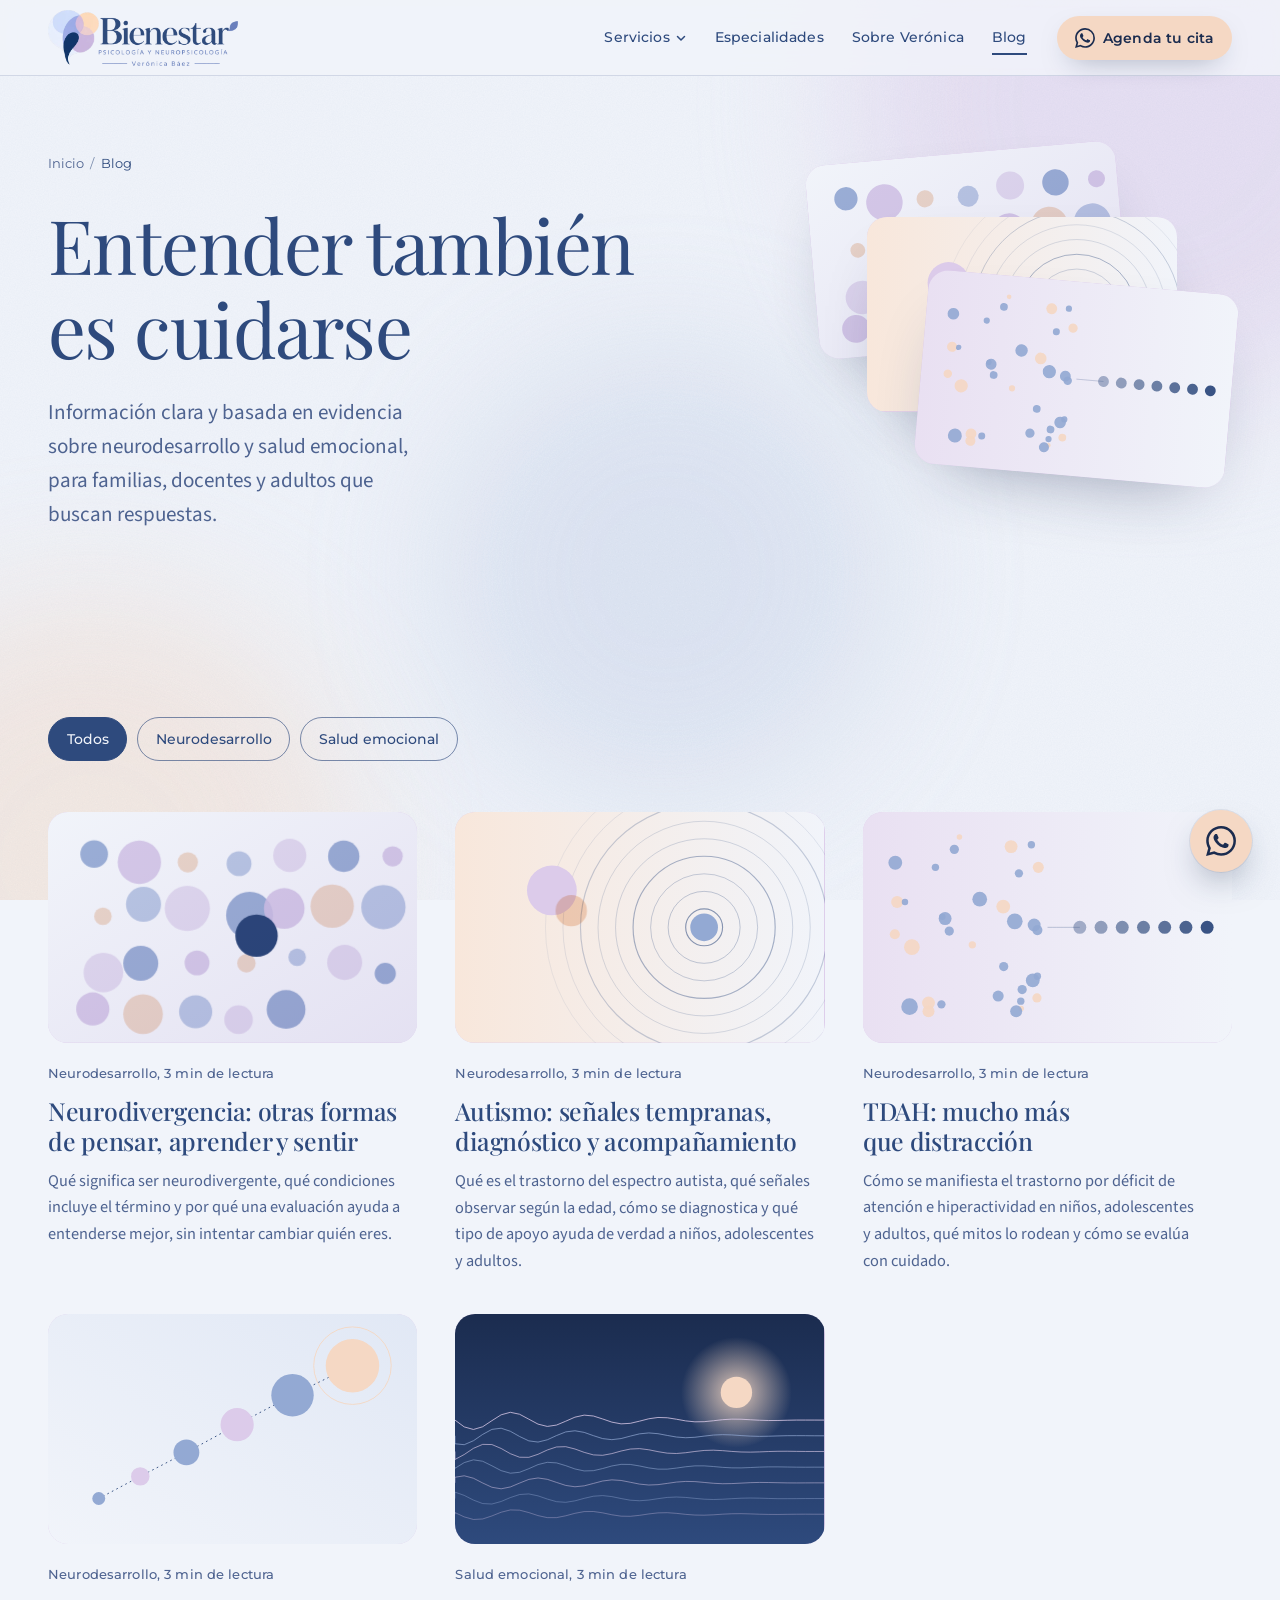
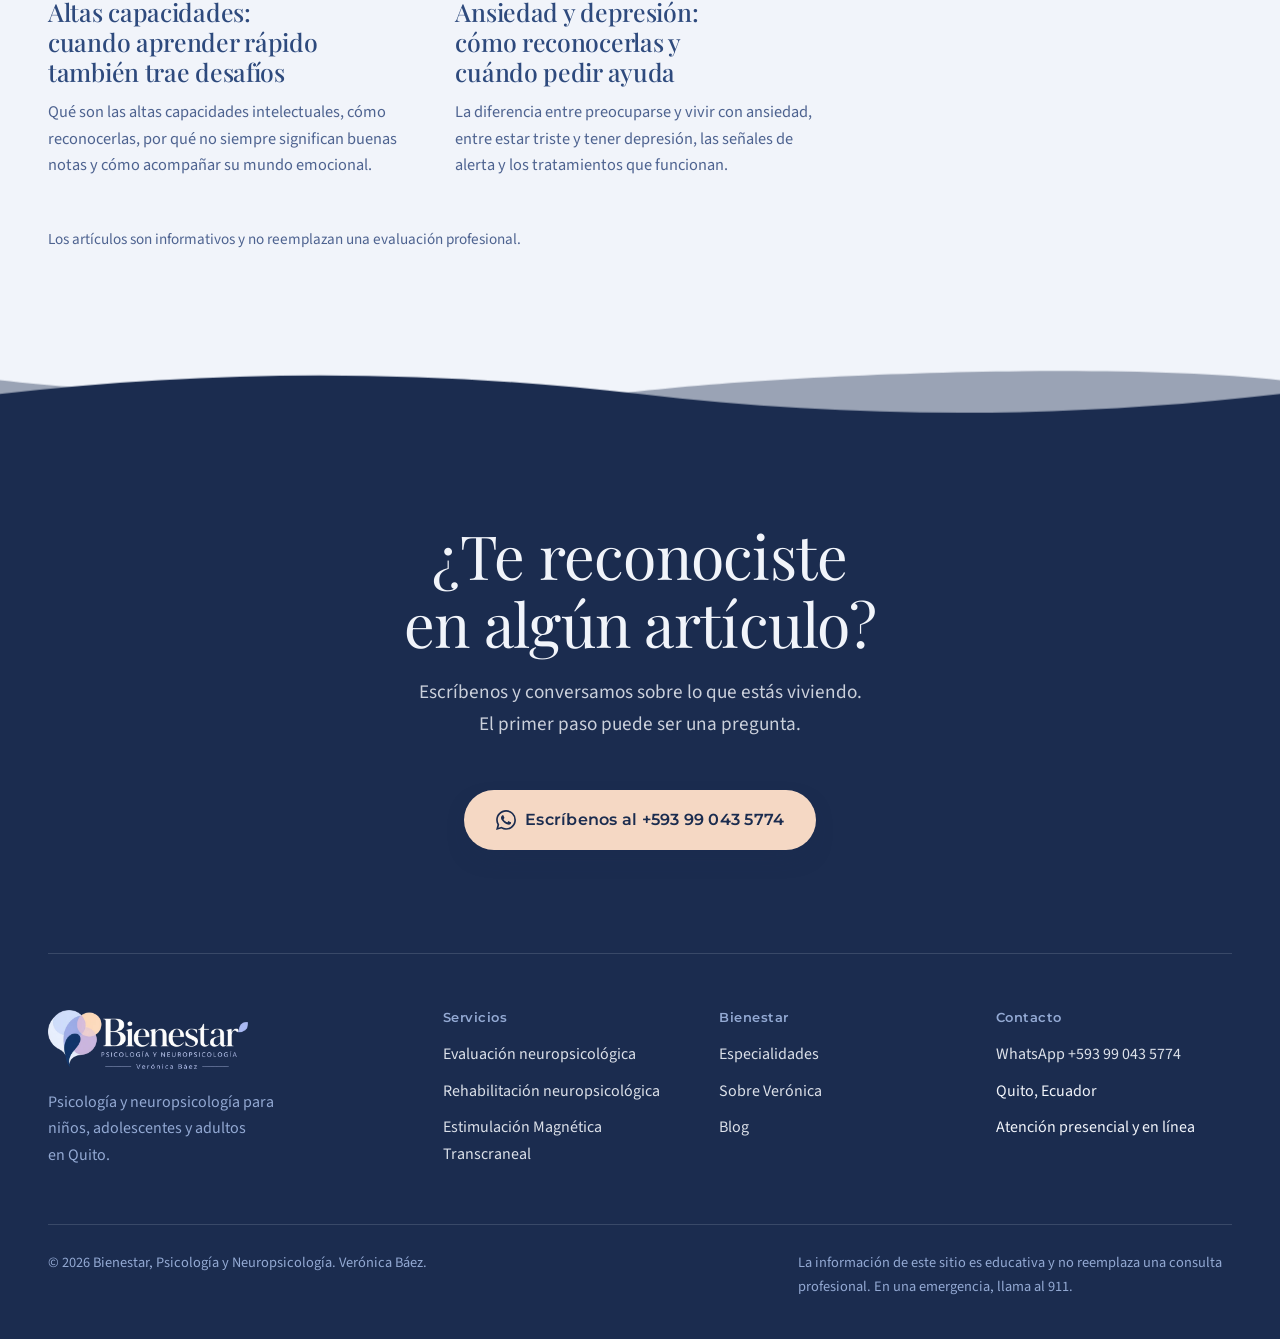
<file: blog/index.html>
<!doctype html>
<html lang="es-EC">
<head>
<meta charset="utf-8">
<meta name="viewport" content="width=device-width, initial-scale=1">
<title>Blog de psicología y neuropsicología | Bienestar Quito</title>
<meta name="description" content="Artículos claros sobre neurodivergencia, autismo, TDAH, altas capacidades, ansiedad y depresión, escritos para familias y adultos.">
<meta name="theme-color" content="#F1F4FA">
<link rel="icon" href="data:image/svg+xml,%3Csvg%20xmlns%3D'http%3A%2F%2Fwww.w3.org%2F2000%2Fsvg'%20viewBox%3D'0%200%2064%2064'%3E%3Ccircle%20cx%3D'25'%20cy%3D'27'%20r%3D'19'%20fill%3D'%2393A9D3'%20fill-opacity%3D'.85'%2F%3E%3Ccircle%20cx%3D'41'%20cy%3D'21'%20r%3D'13'%20fill%3D'%23F5D8C4'%2F%3E%3Ccircle%20cx%3D'39'%20cy%3D'36'%20r%3D'14'%20fill%3D'%23DCCBEA'%20fill-opacity%3D'.95'%2F%3E%3Cpath%20d%3D'M28%2030c7-5%2013%201%2010%208-3%206-9%209-10%2022-3-9-7-16-6-22%201-5%203-7%206-8z'%20fill%3D'%232E4A7D'%2F%3E%3C%2Fsvg%3E">
<link rel="preconnect" href="https://fonts.googleapis.com">
<link rel="preconnect" href="https://fonts.gstatic.com" crossorigin>
<link rel="stylesheet" href="https://fonts.googleapis.com/css2?family=Montserrat:wght@500;600&family=Parisienne&family=Playfair+Display:wght@400;500&family=Source+Sans+3:ital,wght@0,400;0,600;1,400&display=swap">
<link rel="stylesheet" href="../assets/css/estilos.css">
<meta property="og:type" content="website">
<meta property="og:site_name" content="Bienestar">
<meta property="og:locale" content="es_EC">
<meta property="og:title" content="Blog de psicología y neuropsicología | Bienestar Quito">
<meta property="og:description" content="Artículos claros sobre neurodivergencia, autismo, TDAH, altas capacidades, ansiedad y depresión, escritos para familias y adultos.">
<link rel="canonical" href="https://drommerg.github.io/bienestar-website/blog/index.html">
<meta property="og:url" content="https://drommerg.github.io/bienestar-website/blog/index.html">
<meta property="og:image" content="https://drommerg.github.io/bienestar-website/assets/img/og-bienestar.jpg">
<script>document.documentElement.classList.add('js')</script>
<script type="application/ld+json">{"@context":"https://schema.org","@type":"BreadcrumbList","itemListElement":[{"@type":"ListItem","position":1,"name":"Inicio","item":"https://drommerg.github.io/bienestar-website/"},{"@type":"ListItem","position":2,"name":"Blog","item":"https://drommerg.github.io/bienestar-website/blog/index.html"}]}</script>
</head>
<body class="">
<a class="salto" href="#principal">Saltar al contenido</a>
<div class="ambiente" aria-hidden="true"><span class="a1"></span><span class="a2"></span><span class="a3"></span></div>
<header class="cabecera">
  <div class="contenedor cabecera-int">
    <a class="marca" href="../index.html" aria-label="Bienestar, Psicología y Neuropsicología. Ir al inicio">
      <img class="logo-oscuro" src="../assets/img/logo-oscuro.webp" alt="" width="640" height="190">
      <img class="logo-claro" src="../assets/img/logo-claro.webp" alt="" width="640" height="190">
    </a>
    <nav class="nav" aria-label="Principal">
      <ul class="nav-lista">
        <li class="tiene-submenu">
          <button class="nav-enlace" type="button" aria-expanded="false" aria-controls="sub-servicios">Servicios <svg class="chev" viewBox="0 0 12 12" aria-hidden="true" focusable="false"><path d="M2.5 4.5 6 8l3.5-3.5" fill="none" stroke="currentColor" stroke-width="1.5" stroke-linecap="round" stroke-linejoin="round"/></svg></button>
          <ul class="submenu" id="sub-servicios"><li><a href="../servicios/evaluacion-neuropsicologica.html">Evaluación neuropsicológica<small>Entender cómo funciona la mente</small></a></li><li><a href="../servicios/rehabilitacion-neuropsicologica.html">Rehabilitación neuropsicológica<small>Fortalecer lo que más cuesta</small></a></li><li><a href="../servicios/estimulacion-magnetica-transcraneal.html">Estimulación Magnética Transcraneal<small>EMT no invasiva, en 21 días</small></a></li></ul>
        </li>
        <li><a class="nav-enlace" href="../especialidades.html">Especialidades</a></li>
        <li><a class="nav-enlace" href="../sobre-veronica.html">Sobre Verónica</a></li>
        <li><a class="nav-enlace" href="../blog/index.html" aria-current="page">Blog</a></li>
      </ul>
      <a class="boton boton--wa boton--cab" href="https://wa.me/593990435774?text=Hola%2C%20le%C3%AD%20el%20blog%20de%20Bienestar%20y%20quiero%20hacer%20una%20consulta." target="_blank" rel="noopener"><svg viewBox="0 0 24 24" aria-hidden="true" focusable="false"><path fill="currentColor" d="M17.472 14.382c-.297-.149-1.758-.867-2.03-.967-.273-.099-.471-.148-.67.15-.197.297-.767.966-.94 1.164-.173.199-.347.223-.644.075-.297-.15-1.255-.463-2.39-1.475-.883-.788-1.48-1.761-1.653-2.059-.173-.297-.018-.458.13-.606.134-.133.298-.347.446-.52.149-.174.198-.298.298-.497.099-.198.05-.371-.025-.52-.075-.149-.669-1.612-.916-2.207-.242-.579-.487-.5-.669-.51-.173-.008-.371-.01-.57-.01-.198 0-.52.074-.792.372-.272.297-1.04 1.016-1.04 2.479 0 1.462 1.065 2.875 1.213 3.074.149.198 2.096 3.2 5.077 4.487.709.306 1.262.489 1.694.625.712.227 1.36.195 1.871.118.571-.085 1.758-.719 2.006-1.413.248-.694.248-1.289.173-1.413-.074-.124-.272-.198-.57-.347m-5.421 7.403h-.004a9.87 9.87 0 0 1-5.031-1.378l-.361-.214-3.741.982.998-3.648-.235-.374a9.86 9.86 0 0 1-1.51-5.26c.001-5.45 4.436-9.884 9.888-9.884 2.64 0 5.122 1.03 6.988 2.898a9.825 9.825 0 0 1 2.893 6.994c-.003 5.45-4.437 9.884-9.885 9.884m8.413-18.297A11.815 11.815 0 0 0 12.05 0C5.495 0 .16 5.335.157 11.892c0 2.096.547 4.142 1.588 5.945L.057 24l6.305-1.654a11.882 11.882 0 0 0 5.683 1.448h.005c6.554 0 11.89-5.335 11.893-11.893a11.821 11.821 0 0 0-3.48-8.413Z"/></svg><span>Agenda tu cita</span></a>
      <button class="menu-boton" type="button" aria-expanded="false" aria-controls="menu-movil" aria-label="Abrir menú"><span></span><span></span></button>
    </nav>
  </div>
</header>
<div class="menu-movil" id="menu-movil" data-cabecera="oscura" inert>
  <div class="menu-movil-int contenedor">
    <ul class="menu-lista">
      <li><a href="../index.html">Inicio</a></li>
      <li class="menu-grupo"><span>Servicios</span><ul><li><a href="../servicios/evaluacion-neuropsicologica.html">Evaluación neuropsicológica</a></li><li><a href="../servicios/rehabilitacion-neuropsicologica.html">Rehabilitación neuropsicológica</a></li><li><a href="../servicios/estimulacion-magnetica-transcraneal.html">Estimulación Magnética Transcraneal</a></li></ul></li>
      <li><a href="../especialidades.html">Especialidades</a></li>
      <li><a href="../sobre-veronica.html">Sobre Verónica</a></li>
      <li><a href="../blog/index.html">Blog</a></li>
    </ul>
    <a class="boton boton--wa" href="https://wa.me/593990435774?text=Hola%2C%20le%C3%AD%20el%20blog%20de%20Bienestar%20y%20quiero%20hacer%20una%20consulta." target="_blank" rel="noopener"><svg viewBox="0 0 24 24" aria-hidden="true" focusable="false"><path fill="currentColor" d="M17.472 14.382c-.297-.149-1.758-.867-2.03-.967-.273-.099-.471-.148-.67.15-.197.297-.767.966-.94 1.164-.173.199-.347.223-.644.075-.297-.15-1.255-.463-2.39-1.475-.883-.788-1.48-1.761-1.653-2.059-.173-.297-.018-.458.13-.606.134-.133.298-.347.446-.52.149-.174.198-.298.298-.497.099-.198.05-.371-.025-.52-.075-.149-.669-1.612-.916-2.207-.242-.579-.487-.5-.669-.51-.173-.008-.371-.01-.57-.01-.198 0-.52.074-.792.372-.272.297-1.04 1.016-1.04 2.479 0 1.462 1.065 2.875 1.213 3.074.149.198 2.096 3.2 5.077 4.487.709.306 1.262.489 1.694.625.712.227 1.36.195 1.871.118.571-.085 1.758-.719 2.006-1.413.248-.694.248-1.289.173-1.413-.074-.124-.272-.198-.57-.347m-5.421 7.403h-.004a9.87 9.87 0 0 1-5.031-1.378l-.361-.214-3.741.982.998-3.648-.235-.374a9.86 9.86 0 0 1-1.51-5.26c.001-5.45 4.436-9.884 9.888-9.884 2.64 0 5.122 1.03 6.988 2.898a9.825 9.825 0 0 1 2.893 6.994c-.003 5.45-4.437 9.884-9.885 9.884m8.413-18.297A11.815 11.815 0 0 0 12.05 0C5.495 0 .16 5.335.157 11.892c0 2.096.547 4.142 1.588 5.945L.057 24l6.305-1.654a11.882 11.882 0 0 0 5.683 1.448h.005c6.554 0 11.89-5.335 11.893-11.893a11.821 11.821 0 0 0-3.48-8.413Z"/></svg><span>Escríbenos por WhatsApp</span></a>
    <p class="menu-dato">Quito, Ecuador. Presencial y en línea.</p>
  </div>
</div>
<main id="principal" tabindex="-1">

<section class="pagina-hero pagina-hero--blog">
  <div class="contenedor pagina-hero-grid">
    <div class="pagina-hero-texto">
      <nav class="migas" aria-label="Estás aquí"><ol><li><a href="../index.html">Inicio</a></li><li aria-current="page">Blog</li></ol></nav>
      <h1 class="emerge">Entender también es cuidarse</h1>
      <p class="entrada revela">Información clara y basada en evidencia sobre neurodesarrollo y salud emocional, para familias, docentes y adultos que buscan respuestas.</p>
      
    </div>
    <div class="pagina-hero-deco revela" style="--i:1" aria-hidden="true"><div class="deco-portadas"><span class="portada" style="--n:0"><svg viewBox="0 0 800 500" preserveAspectRatio="xMidYMid slice" aria-hidden="true" focusable="false"><defs><linearGradient id="g-neurodivergencia-deco" x1="0" y1="0" x2="1" y2="1"><stop offset="0" stop-color="#F1F4FA"/><stop offset="1" stop-color="#E4E1F2"/></linearGradient></defs><rect width="800" height="500" fill="url(#g-neurodivergencia-deco)"/><g style="mix-blend-mode:multiply"><circle cx="100" cy="91" r="30" fill="#93A9D3" fill-opacity=".85"/><circle cx="198" cy="109" r="47" fill="#DCCBEA" fill-opacity=".85"/><circle cx="303" cy="109" r="22" fill="#F5D8C4" fill-opacity=".85"/><circle cx="414" cy="112" r="27" fill="#B9C7E4" fill-opacity=".85"/><circle cx="524" cy="94" r="36" fill="#E9DDF1" fill-opacity=".85"/><circle cx="641" cy="96" r="34" fill="#93A9D3" fill-opacity=".85"/><circle cx="747" cy="96" r="22" fill="#DCCBEA" fill-opacity=".85"/><circle cx="119" cy="226" r="19" fill="#F5D8C4" fill-opacity=".85"/><circle cx="207" cy="200" r="38" fill="#B9C7E4" fill-opacity=".85"/><circle cx="302" cy="209" r="49" fill="#E9DDF1" fill-opacity=".85"/><circle cx="437" cy="224" r="51" fill="#93A9D3" fill-opacity=".85"/><circle cx="512" cy="209" r="44" fill="#DCCBEA" fill-opacity=".85"/><circle cx="616" cy="204" r="47" fill="#F5D8C4" fill-opacity=".85"/><circle cx="727" cy="206" r="48" fill="#B9C7E4" fill-opacity=".85"/><circle cx="120" cy="348" r="43" fill="#E9DDF1" fill-opacity=".85"/><circle cx="201" cy="328" r="38" fill="#93A9D3" fill-opacity=".85"/><circle cx="323" cy="327" r="27" fill="#DCCBEA" fill-opacity=".85"/><circle cx="430" cy="328" r="20" fill="#F5D8C4" fill-opacity=".85"/><circle cx="540" cy="315" r="19" fill="#B9C7E4" fill-opacity=".85"/><circle cx="643" cy="326" r="38" fill="#E9DDF1" fill-opacity=".85"/><circle cx="731" cy="350" r="23" fill="#93A9D3" fill-opacity=".85"/><circle cx="97" cy="427" r="36" fill="#DCCBEA" fill-opacity=".85"/><circle cx="206" cy="438" r="43" fill="#F5D8C4" fill-opacity=".85"/><circle cx="320" cy="433" r="36" fill="#B9C7E4" fill-opacity=".85"/><circle cx="413" cy="450" r="31" fill="#E9DDF1" fill-opacity=".85"/><circle cx="516" cy="428" r="42" fill="#93A9D3" fill-opacity=".85"/><circle cx="452" cy="268" r="46" fill="#2E4A7D"/></g></svg></span><span class="portada" style="--n:1"><svg viewBox="0 0 800 500" preserveAspectRatio="xMidYMid slice" aria-hidden="true" focusable="false"><defs><linearGradient id="g-autismo-deco" x1="0" y1="0" x2="1" y2="0"><stop offset="0" stop-color="#F8E7DB"/><stop offset="1" stop-color="#F1F4FA"/></linearGradient></defs><rect width="800" height="500" fill="url(#g-autismo-deco)"/><circle cx="540" cy="250" r="40" fill="none" stroke="#2E4A7D" stroke-opacity="0.55" stroke-width="2.5"/><circle cx="540" cy="250" r="78" fill="none" stroke="#2E4A7D" stroke-opacity="0.50" stroke-width="1.2"/><circle cx="540" cy="250" r="116" fill="none" stroke="#2E4A7D" stroke-opacity="0.45" stroke-width="1.2"/><circle cx="540" cy="250" r="154" fill="none" stroke="#2E4A7D" stroke-opacity="0.40" stroke-width="2.5"/><circle cx="540" cy="250" r="192" fill="none" stroke="#2E4A7D" stroke-opacity="0.35" stroke-width="1.2"/><circle cx="540" cy="250" r="230" fill="none" stroke="#2E4A7D" stroke-opacity="0.30" stroke-width="1.2"/><circle cx="540" cy="250" r="268" fill="none" stroke="#2E4A7D" stroke-opacity="0.25" stroke-width="2.5"/><circle cx="540" cy="250" r="306" fill="none" stroke="#2E4A7D" stroke-opacity="0.20" stroke-width="1.2"/><circle cx="540" cy="250" r="344" fill="none" stroke="#2E4A7D" stroke-opacity="0.15" stroke-width="1.2"/><circle cx="540" cy="250" r="30" fill="#93A9D3"/><circle cx="210" cy="170" r="54" fill="#DCCBEA"/><circle cx="252" cy="214" r="34" fill="#F5D8C4" style="mix-blend-mode:multiply"/></svg></span><span class="portada" style="--n:2"><svg viewBox="0 0 800 500" preserveAspectRatio="xMidYMid slice" aria-hidden="true" focusable="false"><defs><linearGradient id="g-tdah-deco" x1="0" y1="0" x2="1" y2="0"><stop offset="0" stop-color="#E9E0F2"/><stop offset="1" stop-color="#F1F4FA"/></linearGradient></defs><rect width="800" height="500" fill="url(#g-tdah-deco)"/><path d="M400 250 C430 250 440 250 470 250" stroke="#2E4A7D" stroke-opacity=".3" stroke-width="2" fill="none"/><circle cx="142" cy="414" r="14" fill="#F5D8C4" fill-opacity=".9"/><circle cx="305" cy="335" r="10" fill="#93A9D3" fill-opacity=".9"/><circle cx="338" cy="133" r="9" fill="#93A9D3" fill-opacity=".9"/><circle cx="142" cy="432" r="13" fill="#F5D8C4" fill-opacity=".9"/><circle cx="371" cy="245" r="14" fill="#93A9D3" fill-opacity=".9"/><circle cx="70" cy="110" r="15" fill="#93A9D3" fill-opacity=".9"/><circle cx="74" cy="195" r="13" fill="#F5D8C4" fill-opacity=".9"/><circle cx="345" cy="385" r="10" fill="#93A9D3" fill-opacity=".9"/><circle cx="198" cy="81" r="10" fill="#93A9D3" fill-opacity=".9"/><circle cx="343" cy="426" r="6" fill="#F5D8C4" fill-opacity=".9"/><circle cx="187" cy="258" r="10" fill="#93A9D3" fill-opacity=".9"/><circle cx="378" cy="256" r="11" fill="#93A9D3" fill-opacity=".9"/><circle cx="209" cy="54" r="6" fill="#F5D8C4" fill-opacity=".9"/><circle cx="329" cy="237" r="17" fill="#93A9D3" fill-opacity=".9"/><circle cx="332" cy="432" r="13" fill="#93A9D3" fill-opacity=".9"/><circle cx="106" cy="293" r="17" fill="#F5D8C4" fill-opacity=".9"/><circle cx="368" cy="365" r="15" fill="#93A9D3" fill-opacity=".9"/><circle cx="91" cy="195" r="7" fill="#93A9D3" fill-opacity=".9"/><circle cx="69" cy="265" r="11" fill="#F5D8C4" fill-opacity=".9"/><circle cx="342" cy="410" r="8" fill="#93A9D3" fill-opacity=".9"/><circle cx="365" cy="71" r="8" fill="#93A9D3" fill-opacity=".9"/><circle cx="377" cy="403" r="10" fill="#F5D8C4" fill-opacity=".9"/><circle cx="178" cy="231" r="14" fill="#93A9D3" fill-opacity=".9"/><circle cx="253" cy="189" r="16" fill="#93A9D3" fill-opacity=".9"/><circle cx="237" cy="288" r="8" fill="#F5D8C4" fill-opacity=".9"/><circle cx="172" cy="227" r="7" fill="#93A9D3" fill-opacity=".9"/><circle cx="101" cy="422" r="18" fill="#93A9D3" fill-opacity=".9"/><circle cx="321" cy="75" r="14" fill="#F5D8C4" fill-opacity=".9"/><circle cx="170" cy="417" r="9" fill="#93A9D3" fill-opacity=".9"/><circle cx="378" cy="356" r="8" fill="#93A9D3" fill-opacity=".9"/><circle cx="380" cy="120" r="12" fill="#F5D8C4" fill-opacity=".9"/><circle cx="293" cy="399" r="12" fill="#93A9D3" fill-opacity=".9"/><circle cx="157" cy="120" r="8" fill="#93A9D3" fill-opacity=".9"/><circle cx="304" cy="205" r="15" fill="#F5D8C4" fill-opacity=".9"/><circle cx="470" cy="250" r="14" fill="#2E4A7D" fill-opacity="0.40"/><circle cx="516" cy="250" r="14" fill="#2E4A7D" fill-opacity="0.49"/><circle cx="562" cy="250" r="14" fill="#2E4A7D" fill-opacity="0.58"/><circle cx="608" cy="250" r="14" fill="#2E4A7D" fill-opacity="0.67"/><circle cx="654" cy="250" r="14" fill="#2E4A7D" fill-opacity="0.76"/><circle cx="700" cy="250" r="14" fill="#2E4A7D" fill-opacity="0.85"/><circle cx="746" cy="250" r="14" fill="#2E4A7D" fill-opacity="0.94"/></svg></span></div></div>
  </div>
</section>

<section class="seccion blog-lista" aria-label="Artículos">
  <div class="contenedor">
    <div class="filtros" role="group" aria-label="Filtrar por tema">
      <button type="button" class="filtro" aria-pressed="true" data-filtro="todos">Todos</button>
      <button type="button" class="filtro" aria-pressed="false" data-filtro="Neurodesarrollo">Neurodesarrollo</button><button type="button" class="filtro" aria-pressed="false" data-filtro="Salud emocional">Salud emocional</button>
    </div>
    <div class="tarjetas tarjetas--blog" data-tarjetas><a class="tarjeta-articulo revela" style="--i:0" href="../blog/neurodivergencia.html" data-categoria="Neurodesarrollo">
      <span class="portada"><svg viewBox="0 0 800 500" preserveAspectRatio="xMidYMid slice" aria-hidden="true" focusable="false"><defs><linearGradient id="g-neurodivergencia" x1="0" y1="0" x2="1" y2="1"><stop offset="0" stop-color="#F1F4FA"/><stop offset="1" stop-color="#E4E1F2"/></linearGradient></defs><rect width="800" height="500" fill="url(#g-neurodivergencia)"/><g style="mix-blend-mode:multiply"><circle cx="100" cy="91" r="30" fill="#93A9D3" fill-opacity=".85"/><circle cx="198" cy="109" r="47" fill="#DCCBEA" fill-opacity=".85"/><circle cx="303" cy="109" r="22" fill="#F5D8C4" fill-opacity=".85"/><circle cx="414" cy="112" r="27" fill="#B9C7E4" fill-opacity=".85"/><circle cx="524" cy="94" r="36" fill="#E9DDF1" fill-opacity=".85"/><circle cx="641" cy="96" r="34" fill="#93A9D3" fill-opacity=".85"/><circle cx="747" cy="96" r="22" fill="#DCCBEA" fill-opacity=".85"/><circle cx="119" cy="226" r="19" fill="#F5D8C4" fill-opacity=".85"/><circle cx="207" cy="200" r="38" fill="#B9C7E4" fill-opacity=".85"/><circle cx="302" cy="209" r="49" fill="#E9DDF1" fill-opacity=".85"/><circle cx="437" cy="224" r="51" fill="#93A9D3" fill-opacity=".85"/><circle cx="512" cy="209" r="44" fill="#DCCBEA" fill-opacity=".85"/><circle cx="616" cy="204" r="47" fill="#F5D8C4" fill-opacity=".85"/><circle cx="727" cy="206" r="48" fill="#B9C7E4" fill-opacity=".85"/><circle cx="120" cy="348" r="43" fill="#E9DDF1" fill-opacity=".85"/><circle cx="201" cy="328" r="38" fill="#93A9D3" fill-opacity=".85"/><circle cx="323" cy="327" r="27" fill="#DCCBEA" fill-opacity=".85"/><circle cx="430" cy="328" r="20" fill="#F5D8C4" fill-opacity=".85"/><circle cx="540" cy="315" r="19" fill="#B9C7E4" fill-opacity=".85"/><circle cx="643" cy="326" r="38" fill="#E9DDF1" fill-opacity=".85"/><circle cx="731" cy="350" r="23" fill="#93A9D3" fill-opacity=".85"/><circle cx="97" cy="427" r="36" fill="#DCCBEA" fill-opacity=".85"/><circle cx="206" cy="438" r="43" fill="#F5D8C4" fill-opacity=".85"/><circle cx="320" cy="433" r="36" fill="#B9C7E4" fill-opacity=".85"/><circle cx="413" cy="450" r="31" fill="#E9DDF1" fill-opacity=".85"/><circle cx="516" cy="428" r="42" fill="#93A9D3" fill-opacity=".85"/><circle cx="452" cy="268" r="46" fill="#2E4A7D"/></g></svg></span>
      <span class="meta">Neurodesarrollo, 3 min de lectura</span>
      <h3>Neurodivergencia: otras formas de pensar, aprender y sentir</h3>
      <p>Qué significa ser neurodivergente, qué condiciones incluye el término y por qué una evaluación ayuda a entenderse mejor, sin intentar cambiar quién eres.</p>
    </a><a class="tarjeta-articulo revela" style="--i:1" href="../blog/autismo.html" data-categoria="Neurodesarrollo">
      <span class="portada"><svg viewBox="0 0 800 500" preserveAspectRatio="xMidYMid slice" aria-hidden="true" focusable="false"><defs><linearGradient id="g-autismo" x1="0" y1="0" x2="1" y2="0"><stop offset="0" stop-color="#F8E7DB"/><stop offset="1" stop-color="#F1F4FA"/></linearGradient></defs><rect width="800" height="500" fill="url(#g-autismo)"/><circle cx="540" cy="250" r="40" fill="none" stroke="#2E4A7D" stroke-opacity="0.55" stroke-width="2.5"/><circle cx="540" cy="250" r="78" fill="none" stroke="#2E4A7D" stroke-opacity="0.50" stroke-width="1.2"/><circle cx="540" cy="250" r="116" fill="none" stroke="#2E4A7D" stroke-opacity="0.45" stroke-width="1.2"/><circle cx="540" cy="250" r="154" fill="none" stroke="#2E4A7D" stroke-opacity="0.40" stroke-width="2.5"/><circle cx="540" cy="250" r="192" fill="none" stroke="#2E4A7D" stroke-opacity="0.35" stroke-width="1.2"/><circle cx="540" cy="250" r="230" fill="none" stroke="#2E4A7D" stroke-opacity="0.30" stroke-width="1.2"/><circle cx="540" cy="250" r="268" fill="none" stroke="#2E4A7D" stroke-opacity="0.25" stroke-width="2.5"/><circle cx="540" cy="250" r="306" fill="none" stroke="#2E4A7D" stroke-opacity="0.20" stroke-width="1.2"/><circle cx="540" cy="250" r="344" fill="none" stroke="#2E4A7D" stroke-opacity="0.15" stroke-width="1.2"/><circle cx="540" cy="250" r="30" fill="#93A9D3"/><circle cx="210" cy="170" r="54" fill="#DCCBEA"/><circle cx="252" cy="214" r="34" fill="#F5D8C4" style="mix-blend-mode:multiply"/></svg></span>
      <span class="meta">Neurodesarrollo, 3 min de lectura</span>
      <h3>Autismo: señales tempranas, diagnóstico y acompañamiento</h3>
      <p>Qué es el trastorno del espectro autista, qué señales observar según la edad, cómo se diagnostica y qué tipo de apoyo ayuda de verdad a niños, adolescentes y adultos.</p>
    </a><a class="tarjeta-articulo revela" style="--i:2" href="../blog/tdah.html" data-categoria="Neurodesarrollo">
      <span class="portada"><svg viewBox="0 0 800 500" preserveAspectRatio="xMidYMid slice" aria-hidden="true" focusable="false"><defs><linearGradient id="g-tdah" x1="0" y1="0" x2="1" y2="0"><stop offset="0" stop-color="#E9E0F2"/><stop offset="1" stop-color="#F1F4FA"/></linearGradient></defs><rect width="800" height="500" fill="url(#g-tdah)"/><path d="M400 250 C430 250 440 250 470 250" stroke="#2E4A7D" stroke-opacity=".3" stroke-width="2" fill="none"/><circle cx="142" cy="414" r="14" fill="#F5D8C4" fill-opacity=".9"/><circle cx="305" cy="335" r="10" fill="#93A9D3" fill-opacity=".9"/><circle cx="338" cy="133" r="9" fill="#93A9D3" fill-opacity=".9"/><circle cx="142" cy="432" r="13" fill="#F5D8C4" fill-opacity=".9"/><circle cx="371" cy="245" r="14" fill="#93A9D3" fill-opacity=".9"/><circle cx="70" cy="110" r="15" fill="#93A9D3" fill-opacity=".9"/><circle cx="74" cy="195" r="13" fill="#F5D8C4" fill-opacity=".9"/><circle cx="345" cy="385" r="10" fill="#93A9D3" fill-opacity=".9"/><circle cx="198" cy="81" r="10" fill="#93A9D3" fill-opacity=".9"/><circle cx="343" cy="426" r="6" fill="#F5D8C4" fill-opacity=".9"/><circle cx="187" cy="258" r="10" fill="#93A9D3" fill-opacity=".9"/><circle cx="378" cy="256" r="11" fill="#93A9D3" fill-opacity=".9"/><circle cx="209" cy="54" r="6" fill="#F5D8C4" fill-opacity=".9"/><circle cx="329" cy="237" r="17" fill="#93A9D3" fill-opacity=".9"/><circle cx="332" cy="432" r="13" fill="#93A9D3" fill-opacity=".9"/><circle cx="106" cy="293" r="17" fill="#F5D8C4" fill-opacity=".9"/><circle cx="368" cy="365" r="15" fill="#93A9D3" fill-opacity=".9"/><circle cx="91" cy="195" r="7" fill="#93A9D3" fill-opacity=".9"/><circle cx="69" cy="265" r="11" fill="#F5D8C4" fill-opacity=".9"/><circle cx="342" cy="410" r="8" fill="#93A9D3" fill-opacity=".9"/><circle cx="365" cy="71" r="8" fill="#93A9D3" fill-opacity=".9"/><circle cx="377" cy="403" r="10" fill="#F5D8C4" fill-opacity=".9"/><circle cx="178" cy="231" r="14" fill="#93A9D3" fill-opacity=".9"/><circle cx="253" cy="189" r="16" fill="#93A9D3" fill-opacity=".9"/><circle cx="237" cy="288" r="8" fill="#F5D8C4" fill-opacity=".9"/><circle cx="172" cy="227" r="7" fill="#93A9D3" fill-opacity=".9"/><circle cx="101" cy="422" r="18" fill="#93A9D3" fill-opacity=".9"/><circle cx="321" cy="75" r="14" fill="#F5D8C4" fill-opacity=".9"/><circle cx="170" cy="417" r="9" fill="#93A9D3" fill-opacity=".9"/><circle cx="378" cy="356" r="8" fill="#93A9D3" fill-opacity=".9"/><circle cx="380" cy="120" r="12" fill="#F5D8C4" fill-opacity=".9"/><circle cx="293" cy="399" r="12" fill="#93A9D3" fill-opacity=".9"/><circle cx="157" cy="120" r="8" fill="#93A9D3" fill-opacity=".9"/><circle cx="304" cy="205" r="15" fill="#F5D8C4" fill-opacity=".9"/><circle cx="470" cy="250" r="14" fill="#2E4A7D" fill-opacity="0.40"/><circle cx="516" cy="250" r="14" fill="#2E4A7D" fill-opacity="0.49"/><circle cx="562" cy="250" r="14" fill="#2E4A7D" fill-opacity="0.58"/><circle cx="608" cy="250" r="14" fill="#2E4A7D" fill-opacity="0.67"/><circle cx="654" cy="250" r="14" fill="#2E4A7D" fill-opacity="0.76"/><circle cx="700" cy="250" r="14" fill="#2E4A7D" fill-opacity="0.85"/><circle cx="746" cy="250" r="14" fill="#2E4A7D" fill-opacity="0.94"/></svg></span>
      <span class="meta">Neurodesarrollo, 3 min de lectura</span>
      <h3>TDAH: mucho más que distracción</h3>
      <p>Cómo se manifiesta el trastorno por déficit de atención e hiperactividad en niños, adolescentes y adultos, qué mitos lo rodean y cómo se evalúa con cuidado.</p>
    </a><a class="tarjeta-articulo revela" style="--i:0" href="../blog/altas-capacidades.html" data-categoria="Neurodesarrollo">
      <span class="portada"><svg viewBox="0 0 800 500" preserveAspectRatio="xMidYMid slice" aria-hidden="true" focusable="false"><defs><linearGradient id="g-altas-capacidades" x1="0" y1="1" x2="1" y2="0"><stop offset="0" stop-color="#F1F4FA"/><stop offset="1" stop-color="#E1E8F5"/></linearGradient></defs><rect width="800" height="500" fill="url(#g-altas-capacidades)"/><path d="M110 400 L200 352 L300 300 L410 240 L530 176 L660 112" stroke="#2E4A7D" stroke-width="2" stroke-dasharray="2 9" stroke-linecap="round" fill="none"/><circle cx="110" cy="400" r="14" fill="#93A9D3"/><circle cx="200" cy="352" r="20" fill="#DCCBEA"/><circle cx="300" cy="300" r="28" fill="#93A9D3"/><circle cx="410" cy="240" r="36" fill="#DCCBEA"/><circle cx="530" cy="176" r="46" fill="#93A9D3"/><circle cx="660" cy="112" r="58" fill="#F5D8C4"/><circle cx="660" cy="112" r="84" fill="none" stroke="#F5D8C4" stroke-width="2"/></svg></span>
      <span class="meta">Neurodesarrollo, 3 min de lectura</span>
      <h3>Altas capacidades: cuando aprender rápido también trae desafíos</h3>
      <p>Qué son las altas capacidades intelectuales, cómo reconocerlas, por qué no siempre significan buenas notas y cómo acompañar su mundo emocional.</p>
    </a><a class="tarjeta-articulo revela" style="--i:1" href="../blog/ansiedad-y-depresion.html" data-categoria="Salud emocional">
      <span class="portada"><svg viewBox="0 0 800 500" preserveAspectRatio="xMidYMid slice" aria-hidden="true" focusable="false"><defs><linearGradient id="g-ansiedad-y-depresion" x1="0" y1="0" x2="0" y2="1"><stop offset="0" stop-color="#1B2C4F"/><stop offset="1" stop-color="#2E4A7D"/></linearGradient><radialGradient id="g-ansiedad-y-depresion-sol"><stop offset="0" stop-color="#F5D8C4" stop-opacity=".9"/><stop offset="1" stop-color="#F5D8C4" stop-opacity="0"/></radialGradient></defs><rect width="800" height="500" fill="url(#g-ansiedad-y-depresion)"/><circle cx="610" cy="170" r="120" fill="url(#g-ansiedad-y-depresion-sol)"/><circle cx="610" cy="170" r="34" fill="#F5D8C4"/><path d="M0 230 L0 230.0 L20 244.7 L40 250.3 L60 244.4 L80 231.2 L100 218.5 L120 213.1 L140 217.3 L160 228.0 L180 238.7 L200 243.7 L220 240.8 L240 232.4 L260 223.6 L280 219.2 L300 221.1 L320 227.5 L340 234.4 L360 238.1 L380 237.0 L400 232.3 L420 227.1 L440 224.3 L460 224.9 L480 228.1 L500 231.7 L520 233.7 L540 233.4 L560 231.4 L580 229.1 L600 227.9 L620 228.1 L640 229.2 L660 230.3 L680 230.9 L700 230.8 L720 230.3 L740 229.9 L760 229.9 L780 229.9 L800 230.0" fill="none" stroke="#DCCBEA" stroke-opacity="0.85" stroke-width="2"/><path d="M0 264 L0 281.3 L20 283.3 L40 274.7 L60 261.0 L80 250.1 L100 247.6 L120 254.2 L140 265.5 L160 275.0 L180 277.6 L200 272.7 L220 263.5 L240 255.6 L260 253.1 L280 256.6 L300 263.7 L320 270.1 L340 272.4 L360 270.0 L380 264.7 L400 259.8 L420 257.8 L440 259.4 L460 263.2 L480 266.7 L500 268.2 L520 267.2 L540 264.7 L560 262.4 L580 261.5 L600 262.1 L620 263.5 L640 264.7 L660 265.2 L680 264.9 L700 264.3 L720 263.8 L740 263.7 L760 263.8 L780 264.0 L800 264.0" fill="none" stroke="#93A9D3" stroke-opacity="0.77" stroke-width="2"/><path d="M0 298 L0 315.3 L20 304.6 L40 291.2 L60 282.6 L80 283.0 L100 291.5 L120 302.8 L140 310.5 L160 310.7 L180 304.1 L200 294.8 L220 288.2 L240 287.6 L260 292.6 L280 299.9 L300 305.4 L320 306.3 L340 302.6 L360 297.0 L380 292.7 L400 291.8 L420 294.3 L440 298.4 L460 301.6 L480 302.4 L500 300.7 L520 298.0 L540 295.8 L560 295.2 L580 296.2 L600 297.9 L620 299.1 L640 299.4 L660 298.9 L680 298.1 L700 297.6 L720 297.5 L740 297.8 L760 298.0 L780 298.0 L800 298.0" fill="none" stroke="#DCCBEA" stroke-opacity="0.69" stroke-width="2"/><path d="M0 332 L0 334.5 L20 322.1 L40 316.1 L60 319.2 L80 329.0 L100 339.5 L120 345.1 L140 343.1 L160 335.3 L180 326.4 L200 321.5 L220 322.7 L240 328.7 L260 335.9 L280 340.2 L300 339.6 L320 335.0 L340 329.4 L360 325.9 L380 326.1 L400 329.4 L420 333.6 L440 336.3 L460 336.3 L480 334.0 L500 331.1 L520 329.2 L540 329.2 L560 330.6 L580 332.4 L600 333.5 L620 333.6 L640 332.8 L660 331.9 L680 331.4 L700 331.4 L720 331.7 L740 332.0 L760 332.1 L780 332.0 L800 332.0" fill="none" stroke="#93A9D3" stroke-opacity="0.61" stroke-width="2"/><path d="M0 366 L0 353.9 L20 350.7 L40 356.0 L60 366.3 L80 375.6 L100 378.9 L120 374.9 L140 366.5 L160 358.5 L180 355.4 L200 358.3 L220 365.0 L240 371.6 L260 374.5 L280 372.5 L300 367.3 L320 362.0 L340 359.5 L360 360.8 L380 364.7 L400 368.7 L420 370.7 L440 369.9 L460 367.2 L480 364.3 L500 362.9 L520 363.3 L540 365.1 L560 366.9 L580 367.9 L600 367.6 L620 366.6 L640 365.6 L660 365.1 L680 365.3 L700 365.7 L720 366.1 L740 366.2 L760 366.1 L780 366.0 L800 366.0" fill="none" stroke="#DCCBEA" stroke-opacity="0.53" stroke-width="2"/><path d="M0 400 L0 386.1 L20 393.2 L40 403.4 L60 410.9 L80 411.9 L100 406.4 L120 397.9 L140 391.3 L160 390.0 L180 394.2 L200 401.1 L220 406.8 L240 408.2 L260 405.0 L280 399.6 L300 395.0 L320 393.6 L340 395.8 L360 400.0 L380 403.6 L400 404.8 L420 403.3 L440 400.3 L460 397.6 L480 396.7 L500 397.6 L520 399.6 L540 401.4 L560 402.1 L580 401.5 L600 400.3 L620 399.3 L640 398.9 L660 399.2 L680 399.8 L700 400.3 L720 400.3 L740 400.2 L760 400.0 L780 400.0 L800 400.0" fill="none" stroke="#93A9D3" stroke-opacity="0.45" stroke-width="2"/><path d="M0 434 L0 430.4 L20 439.8 L40 445.4 L60 444.3 L80 437.7 L100 429.7 L120 424.7 L140 425.2 L160 430.4 L180 437.0 L200 441.4 L220 441.4 L240 437.4 L260 432.0 L280 428.3 L300 428.1 L320 431.0 L340 435.2 L360 438.2 L380 438.5 L400 436.4 L420 433.4 L440 431.1 L460 430.7 L480 432.1 L500 434.3 L520 435.8 L540 436.1 L560 435.3 L580 433.9 L600 433.0 L620 432.8 L640 433.3 L660 434.0 L680 434.4 L700 434.5 L720 434.2 L740 434.0 L760 433.9 L780 434.0 L800 434.0" fill="none" stroke="#DCCBEA" stroke-opacity="0.37" stroke-width="2"/></svg></span>
      <span class="meta">Salud emocional, 3 min de lectura</span>
      <h3>Ansiedad y depresión: cómo reconocerlas y cuándo pedir ayuda</h3>
      <p>La diferencia entre preocuparse y vivir con ansiedad, entre estar triste y tener depresión, las señales de alerta y los tratamientos que funcionan.</p>
    </a></div>
    <p class="aviso">Los artículos son informativos y no reemplazan una evaluación profesional.</p>
  </div>
</section>
</main>
<footer class="pie" data-cabecera="oscura">
  <div class="ola ola--pie" data-vivo aria-hidden="true" style="color:var(--abismo)">
  <svg class="ola-fondo" viewBox="0 0 2880 120" preserveAspectRatio="none" focusable="false"><path d="M0 44 C180 70 540 86 720 60 C900 34 1260 18 1440 44 C1620 70 1980 86 2160 60 C2340 34 2700 18 2880 44 V120 H0 Z"/></svg>
  <svg class="ola-frente" viewBox="0 0 2880 120" preserveAspectRatio="none" focusable="false"><path d="M0 64 C240 28 480 28 720 64 C960 100 1200 100 1440 64 C1680 28 1920 28 2160 64 C2400 100 2640 100 2880 64 V120 H0 Z"/></svg>
</div>
  <div class="contenedor">
    <section class="pie-cta" aria-labelledby="pie-cta-titulo">
      <h2 id="pie-cta-titulo" class="emerge">¿Te reconociste en algún artículo?</h2>
      <p>Escríbenos y conversamos sobre lo que estás viviendo. El primer paso puede ser una pregunta.</p>
      <a class="boton boton--wa boton--grande" href="https://wa.me/593990435774?text=Hola%2C%20le%C3%AD%20el%20blog%20de%20Bienestar%20y%20quiero%20hacer%20una%20consulta." target="_blank" rel="noopener"><svg viewBox="0 0 24 24" aria-hidden="true" focusable="false"><path fill="currentColor" d="M17.472 14.382c-.297-.149-1.758-.867-2.03-.967-.273-.099-.471-.148-.67.15-.197.297-.767.966-.94 1.164-.173.199-.347.223-.644.075-.297-.15-1.255-.463-2.39-1.475-.883-.788-1.48-1.761-1.653-2.059-.173-.297-.018-.458.13-.606.134-.133.298-.347.446-.52.149-.174.198-.298.298-.497.099-.198.05-.371-.025-.52-.075-.149-.669-1.612-.916-2.207-.242-.579-.487-.5-.669-.51-.173-.008-.371-.01-.57-.01-.198 0-.52.074-.792.372-.272.297-1.04 1.016-1.04 2.479 0 1.462 1.065 2.875 1.213 3.074.149.198 2.096 3.2 5.077 4.487.709.306 1.262.489 1.694.625.712.227 1.36.195 1.871.118.571-.085 1.758-.719 2.006-1.413.248-.694.248-1.289.173-1.413-.074-.124-.272-.198-.57-.347m-5.421 7.403h-.004a9.87 9.87 0 0 1-5.031-1.378l-.361-.214-3.741.982.998-3.648-.235-.374a9.86 9.86 0 0 1-1.51-5.26c.001-5.45 4.436-9.884 9.888-9.884 2.64 0 5.122 1.03 6.988 2.898a9.825 9.825 0 0 1 2.893 6.994c-.003 5.45-4.437 9.884-9.885 9.884m8.413-18.297A11.815 11.815 0 0 0 12.05 0C5.495 0 .16 5.335.157 11.892c0 2.096.547 4.142 1.588 5.945L.057 24l6.305-1.654a11.882 11.882 0 0 0 5.683 1.448h.005c6.554 0 11.89-5.335 11.893-11.893a11.821 11.821 0 0 0-3.48-8.413Z"/></svg><span>Escríbenos al +593 99 043 5774</span></a>
    </section>
    <div class="pie-grid">
      <div class="pie-marca">
        <img src="../assets/img/logo-claro.webp" alt="Bienestar, Psicología y Neuropsicología. Verónica Báez" width="640" height="190" loading="lazy">
        <p>Psicología y neuropsicología para niños, adolescentes y adultos en Quito.</p>
      </div>
      <nav aria-label="Servicios">
        <h3>Servicios</h3>
        <ul><li><a href="../servicios/evaluacion-neuropsicologica.html">Evaluación neuropsicológica</a></li><li><a href="../servicios/rehabilitacion-neuropsicologica.html">Rehabilitación neuropsicológica</a></li><li><a href="../servicios/estimulacion-magnetica-transcraneal.html">Estimulación Magnética Transcraneal</a></li></ul>
      </nav>
      <nav aria-label="Bienestar">
        <h3>Bienestar</h3>
        <ul>
          <li><a href="../especialidades.html">Especialidades</a></li>
          <li><a href="../sobre-veronica.html">Sobre Verónica</a></li>
          <li><a href="../blog/index.html">Blog</a></li>
        </ul>
      </nav>
      <div>
        <h3>Contacto</h3>
        <ul>
          <li><a href="https://wa.me/593990435774?text=Hola%2C%20quiero%20agendar%20una%20cita%20en%20Bienestar." target="_blank" rel="noopener">WhatsApp +593 99 043 5774</a></li>
          <li>Quito, Ecuador</li>
          <li>Atención presencial y en línea</li>
        </ul>
      </div>
    </div>
    <div class="pie-legal">
      <p>© 2026 Bienestar, Psicología y Neuropsicología. Verónica Báez.</p>
      <p>La información de este sitio es educativa y no reemplaza una consulta profesional. En una emergencia, llama al 911.</p>
    </div>
  </div>
</footer>
<a class="wa-flotante" href="https://wa.me/593990435774?text=Hola%2C%20le%C3%AD%20el%20blog%20de%20Bienestar%20y%20quiero%20hacer%20una%20consulta." target="_blank" rel="noopener" aria-label="Escríbenos por WhatsApp"><span class="wa-etiqueta" aria-hidden="true">Escríbenos</span><svg viewBox="0 0 24 24" aria-hidden="true" focusable="false"><path fill="currentColor" d="M17.472 14.382c-.297-.149-1.758-.867-2.03-.967-.273-.099-.471-.148-.67.15-.197.297-.767.966-.94 1.164-.173.199-.347.223-.644.075-.297-.15-1.255-.463-2.39-1.475-.883-.788-1.48-1.761-1.653-2.059-.173-.297-.018-.458.13-.606.134-.133.298-.347.446-.52.149-.174.198-.298.298-.497.099-.198.05-.371-.025-.52-.075-.149-.669-1.612-.916-2.207-.242-.579-.487-.5-.669-.51-.173-.008-.371-.01-.57-.01-.198 0-.52.074-.792.372-.272.297-1.04 1.016-1.04 2.479 0 1.462 1.065 2.875 1.213 3.074.149.198 2.096 3.2 5.077 4.487.709.306 1.262.489 1.694.625.712.227 1.36.195 1.871.118.571-.085 1.758-.719 2.006-1.413.248-.694.248-1.289.173-1.413-.074-.124-.272-.198-.57-.347m-5.421 7.403h-.004a9.87 9.87 0 0 1-5.031-1.378l-.361-.214-3.741.982.998-3.648-.235-.374a9.86 9.86 0 0 1-1.51-5.26c.001-5.45 4.436-9.884 9.888-9.884 2.64 0 5.122 1.03 6.988 2.898a9.825 9.825 0 0 1 2.893 6.994c-.003 5.45-4.437 9.884-9.885 9.884m8.413-18.297A11.815 11.815 0 0 0 12.05 0C5.495 0 .16 5.335.157 11.892c0 2.096.547 4.142 1.588 5.945L.057 24l6.305-1.654a11.882 11.882 0 0 0 5.683 1.448h.005c6.554 0 11.89-5.335 11.893-11.893a11.821 11.821 0 0 0-3.48-8.413Z"/></svg></a>
<script src="../assets/js/principal.js" defer></script>

</body>
</html>
</file>
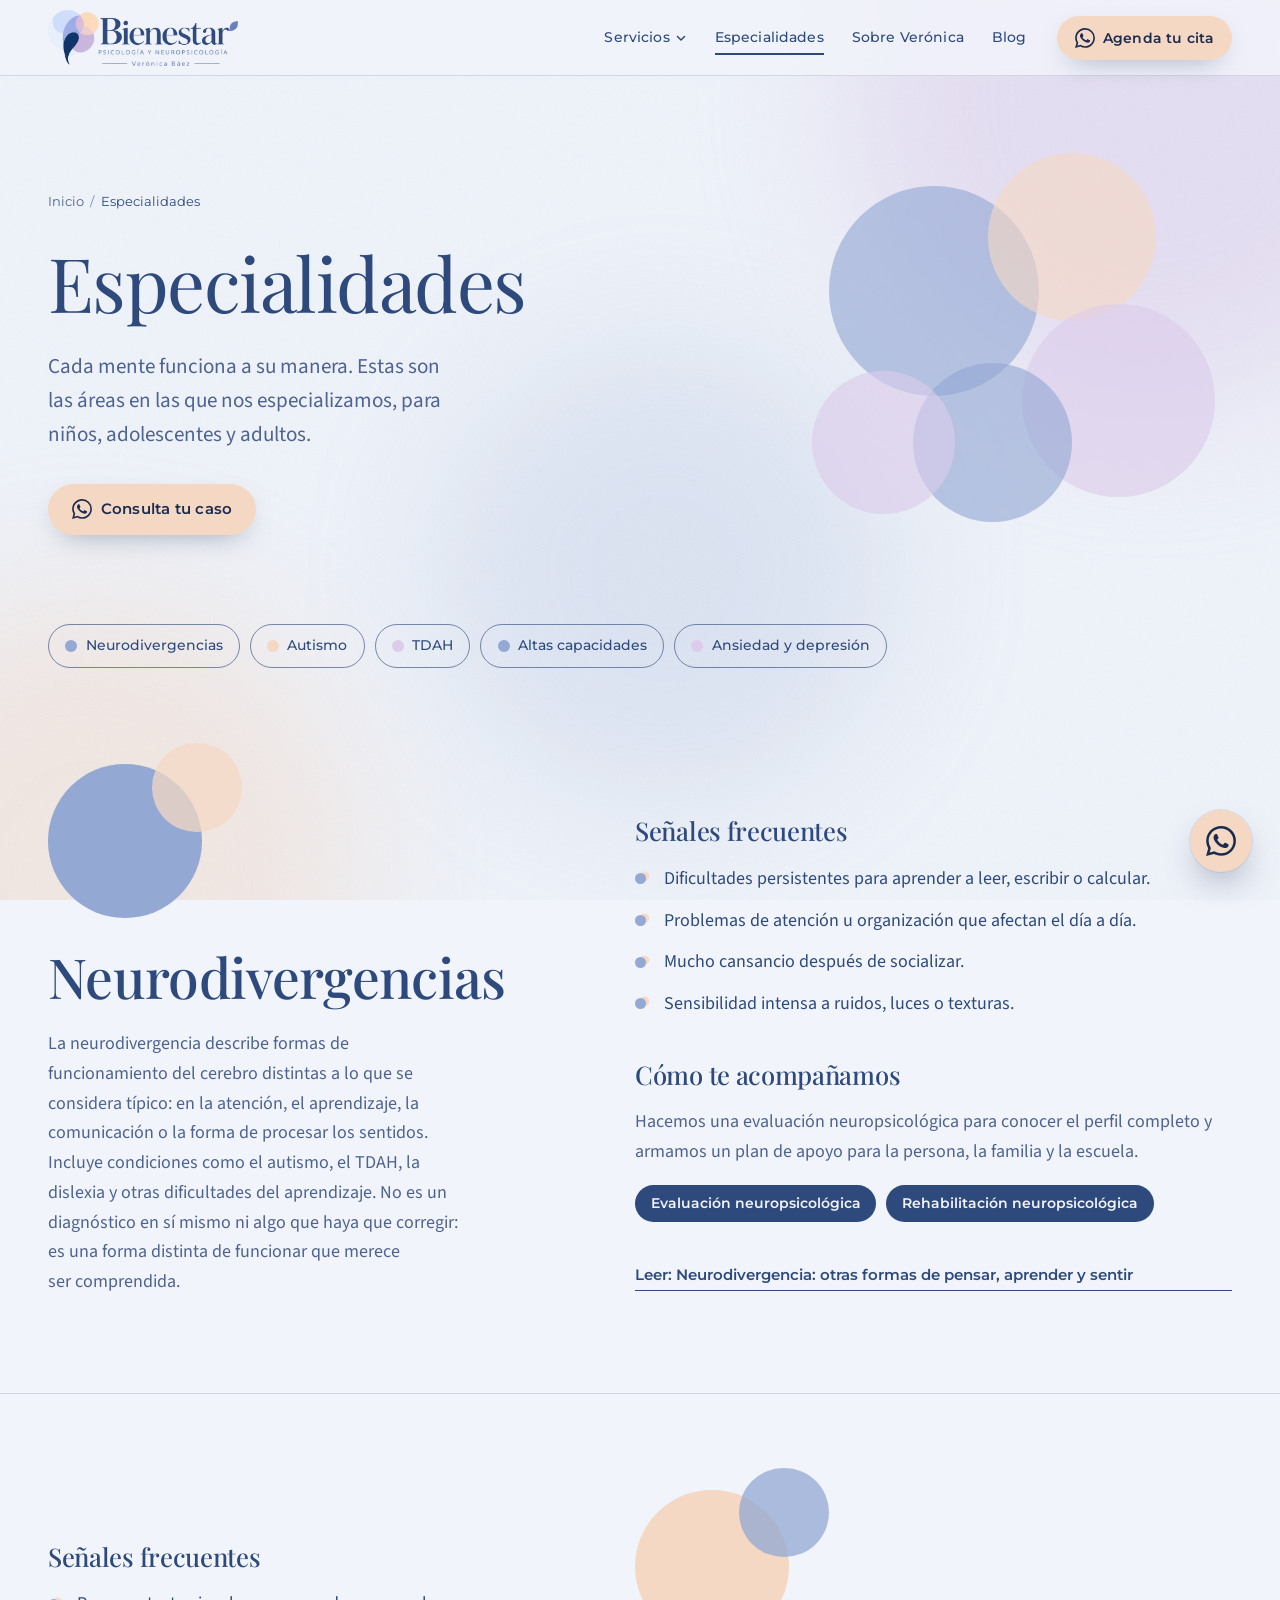
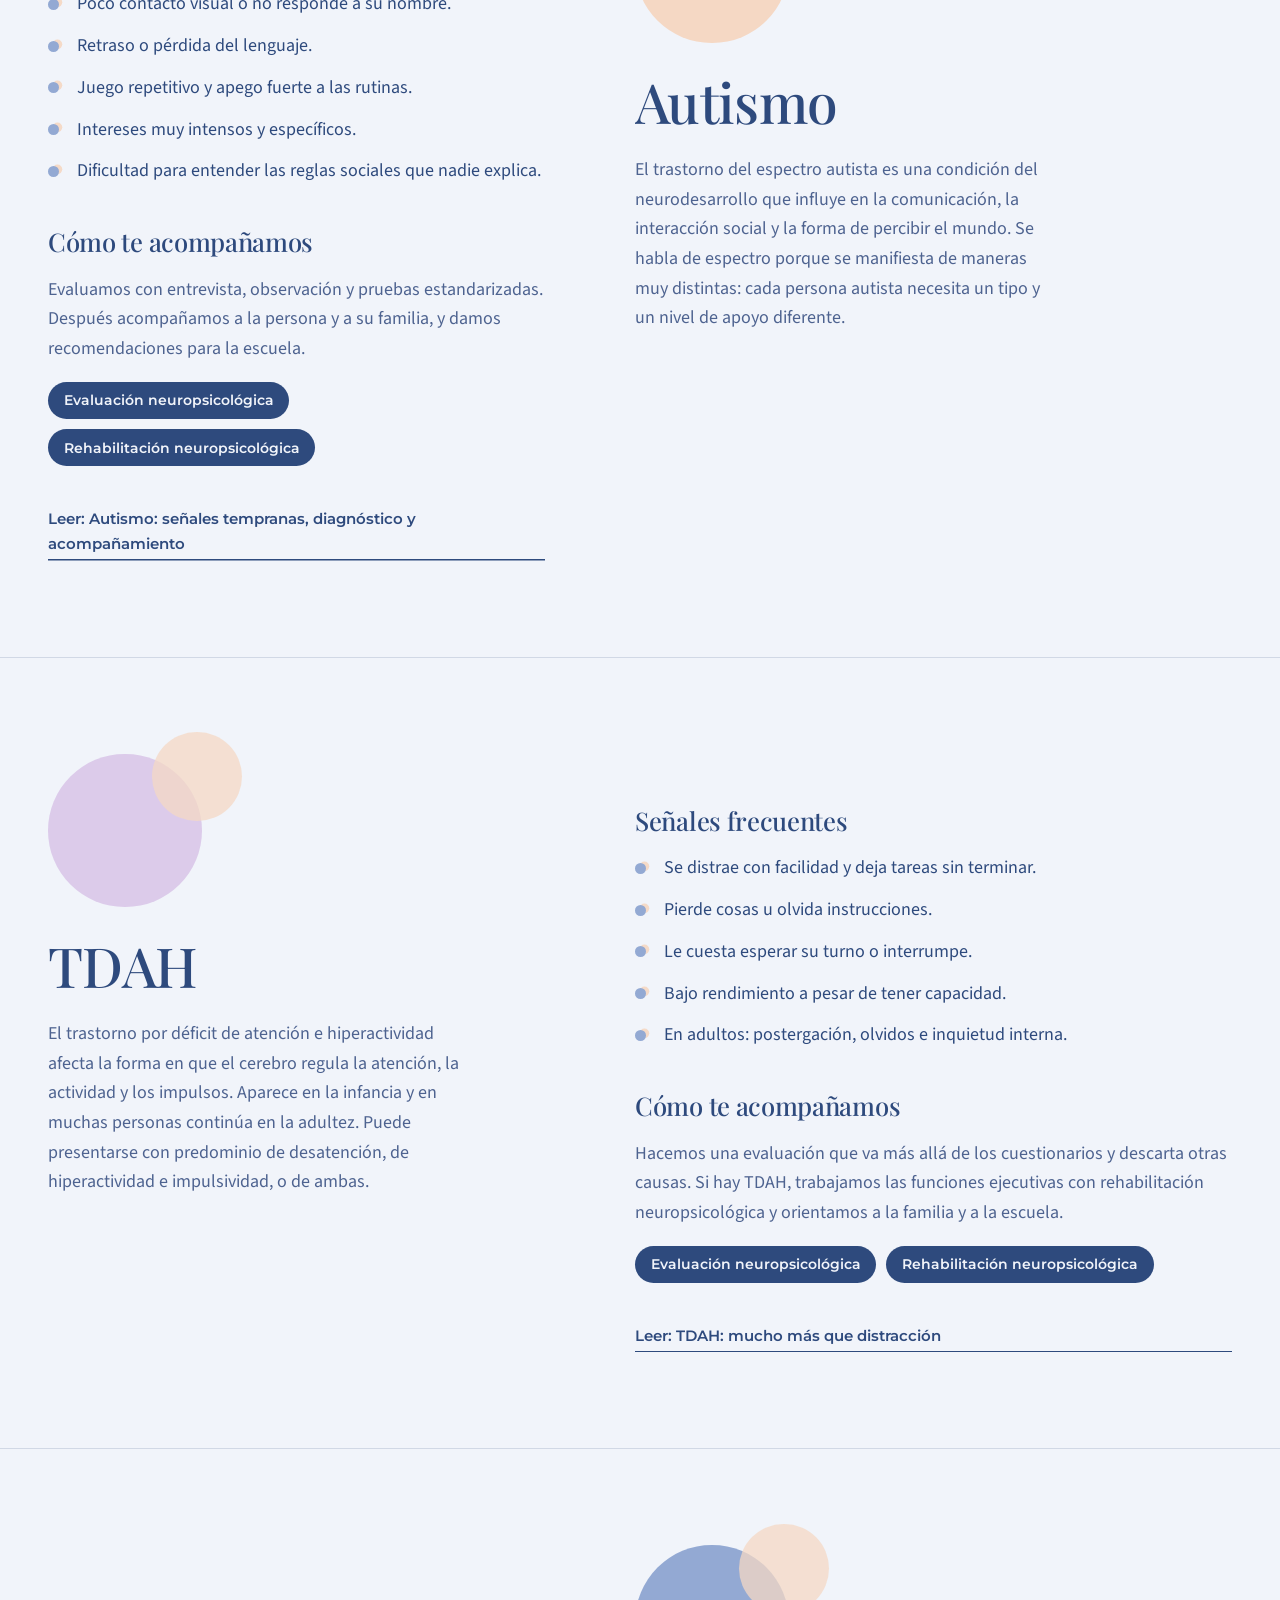
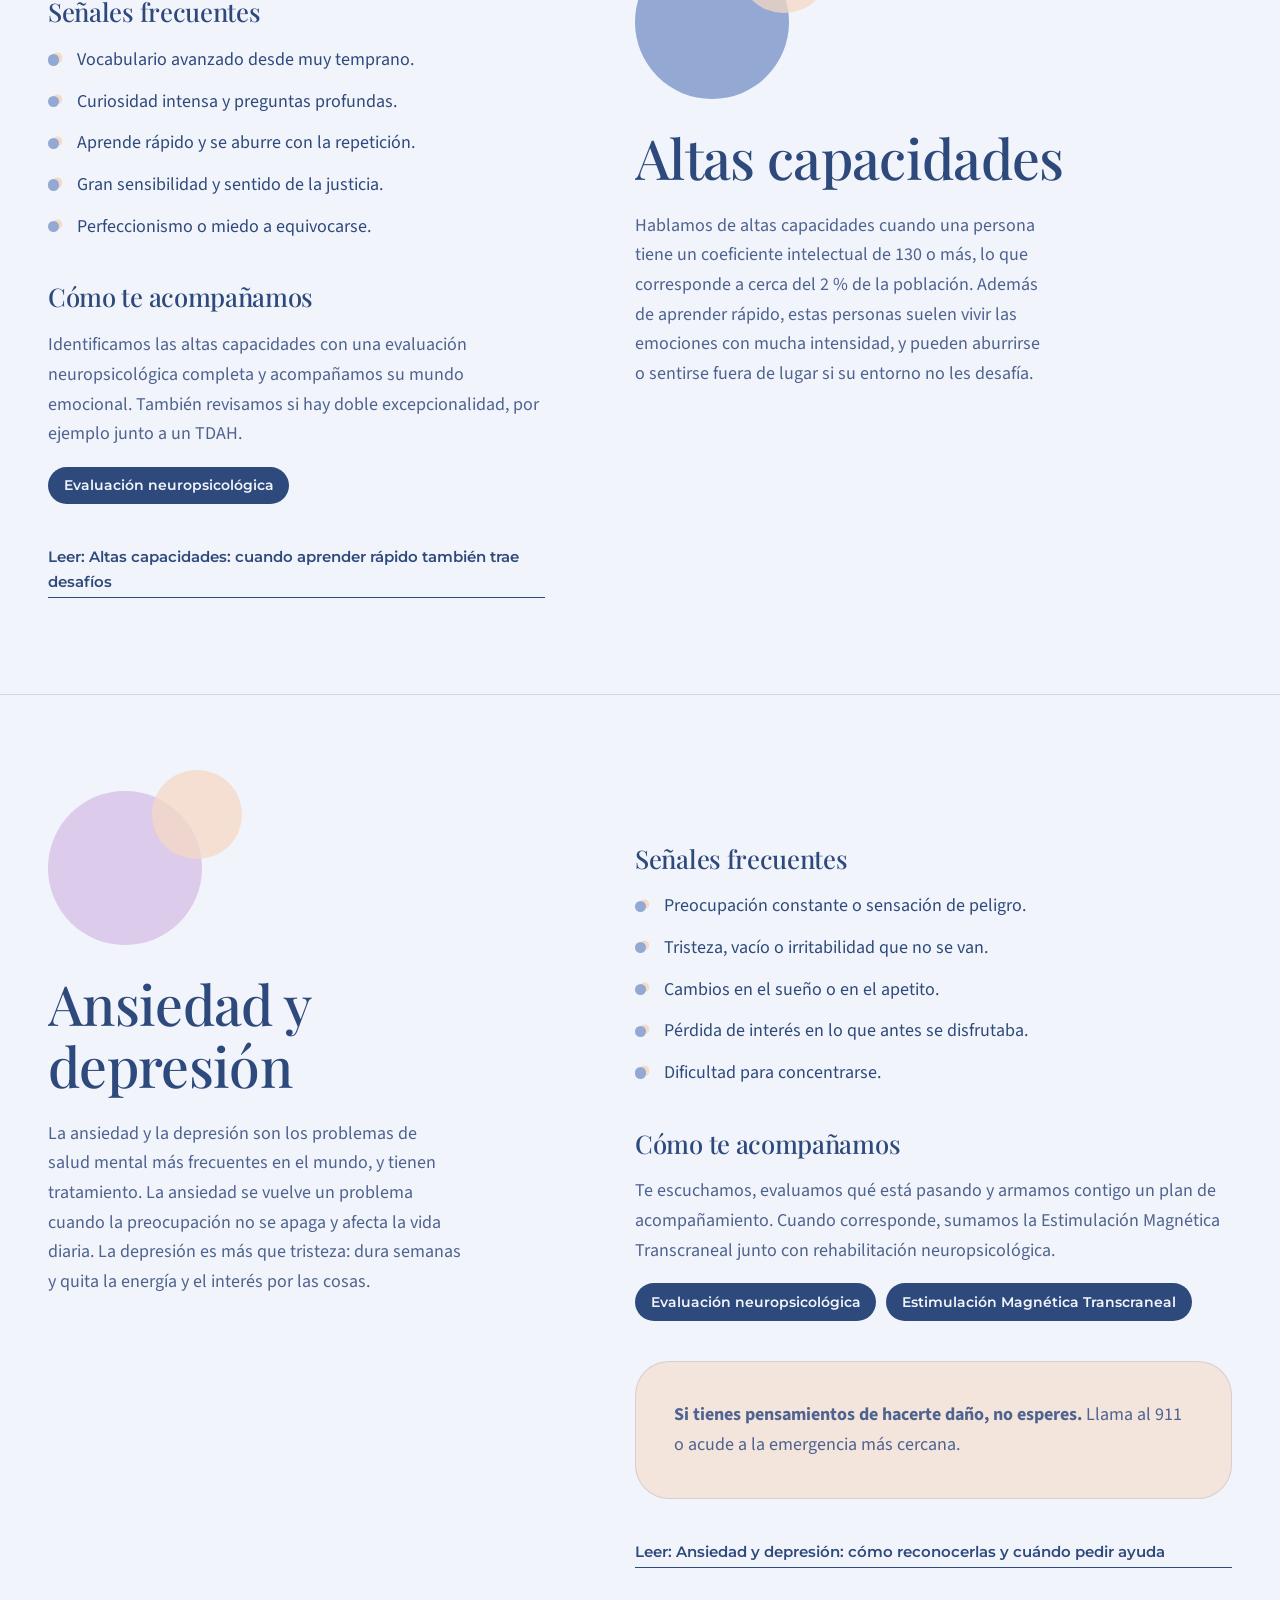
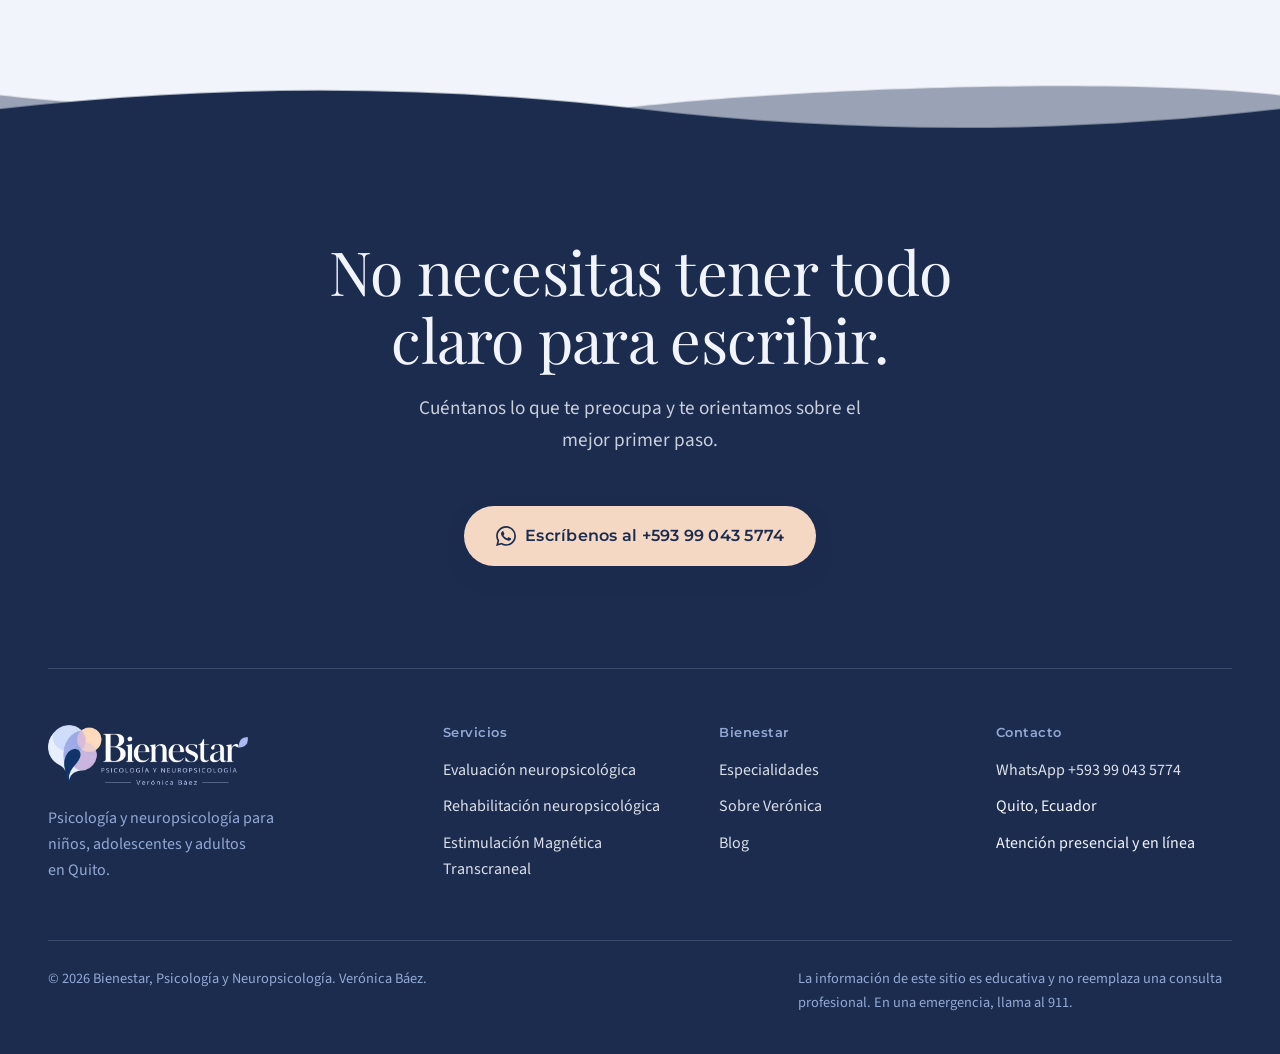
<file: especialidades.html>
<!doctype html>
<html lang="es-EC">
<head>
<meta charset="utf-8">
<meta name="viewport" content="width=device-width, initial-scale=1">
<title>Especialidades: autismo, TDAH, altas capacidades, ansiedad y depresión | Bienestar Quito</title>
<meta name="description" content="Neurodivergencias, autismo, TDAH, altas capacidades, ansiedad y depresión. Evaluación y acompañamiento para niños, adolescentes y adultos en Quito.">
<meta name="theme-color" content="#F1F4FA">
<link rel="icon" href="data:image/svg+xml,%3Csvg%20xmlns%3D'http%3A%2F%2Fwww.w3.org%2F2000%2Fsvg'%20viewBox%3D'0%200%2064%2064'%3E%3Ccircle%20cx%3D'25'%20cy%3D'27'%20r%3D'19'%20fill%3D'%2393A9D3'%20fill-opacity%3D'.85'%2F%3E%3Ccircle%20cx%3D'41'%20cy%3D'21'%20r%3D'13'%20fill%3D'%23F5D8C4'%2F%3E%3Ccircle%20cx%3D'39'%20cy%3D'36'%20r%3D'14'%20fill%3D'%23DCCBEA'%20fill-opacity%3D'.95'%2F%3E%3Cpath%20d%3D'M28%2030c7-5%2013%201%2010%208-3%206-9%209-10%2022-3-9-7-16-6-22%201-5%203-7%206-8z'%20fill%3D'%232E4A7D'%2F%3E%3C%2Fsvg%3E">
<link rel="preconnect" href="https://fonts.googleapis.com">
<link rel="preconnect" href="https://fonts.gstatic.com" crossorigin>
<link rel="stylesheet" href="https://fonts.googleapis.com/css2?family=Montserrat:wght@500;600&family=Parisienne&family=Playfair+Display:wght@400;500&family=Source+Sans+3:ital,wght@0,400;0,600;1,400&display=swap">
<link rel="stylesheet" href="assets/css/estilos.css">
<meta property="og:type" content="website">
<meta property="og:site_name" content="Bienestar">
<meta property="og:locale" content="es_EC">
<meta property="og:title" content="Especialidades: autismo, TDAH, altas capacidades, ansiedad y depresión | Bienestar Quito">
<meta property="og:description" content="Neurodivergencias, autismo, TDAH, altas capacidades, ansiedad y depresión. Evaluación y acompañamiento para niños, adolescentes y adultos en Quito.">
<link rel="canonical" href="https://drommerg.github.io/bienestar-website/especialidades.html">
<meta property="og:url" content="https://drommerg.github.io/bienestar-website/especialidades.html">
<meta property="og:image" content="https://drommerg.github.io/bienestar-website/assets/img/og-bienestar.jpg">
<script>document.documentElement.classList.add('js')</script>
<script type="application/ld+json">{"@context":"https://schema.org","@type":"BreadcrumbList","itemListElement":[{"@type":"ListItem","position":1,"name":"Inicio","item":"https://drommerg.github.io/bienestar-website/"},{"@type":"ListItem","position":2,"name":"Especialidades","item":"https://drommerg.github.io/bienestar-website/especialidades.html"}]}</script>
</head>
<body class="">
<a class="salto" href="#principal">Saltar al contenido</a>
<div class="ambiente" aria-hidden="true"><span class="a1"></span><span class="a2"></span><span class="a3"></span></div>
<header class="cabecera">
  <div class="contenedor cabecera-int">
    <a class="marca" href="index.html" aria-label="Bienestar, Psicología y Neuropsicología. Ir al inicio">
      <img class="logo-oscuro" src="assets/img/logo-oscuro.webp" alt="" width="640" height="190">
      <img class="logo-claro" src="assets/img/logo-claro.webp" alt="" width="640" height="190">
    </a>
    <nav class="nav" aria-label="Principal">
      <ul class="nav-lista">
        <li class="tiene-submenu">
          <button class="nav-enlace" type="button" aria-expanded="false" aria-controls="sub-servicios">Servicios <svg class="chev" viewBox="0 0 12 12" aria-hidden="true" focusable="false"><path d="M2.5 4.5 6 8l3.5-3.5" fill="none" stroke="currentColor" stroke-width="1.5" stroke-linecap="round" stroke-linejoin="round"/></svg></button>
          <ul class="submenu" id="sub-servicios"><li><a href="servicios/evaluacion-neuropsicologica.html">Evaluación neuropsicológica<small>Entender cómo funciona la mente</small></a></li><li><a href="servicios/rehabilitacion-neuropsicologica.html">Rehabilitación neuropsicológica<small>Fortalecer lo que más cuesta</small></a></li><li><a href="servicios/estimulacion-magnetica-transcraneal.html">Estimulación Magnética Transcraneal<small>EMT no invasiva, en 21 días</small></a></li></ul>
        </li>
        <li><a class="nav-enlace" href="especialidades.html" aria-current="page">Especialidades</a></li>
        <li><a class="nav-enlace" href="sobre-veronica.html">Sobre Verónica</a></li>
        <li><a class="nav-enlace" href="blog/index.html">Blog</a></li>
      </ul>
      <a class="boton boton--wa boton--cab" href="https://wa.me/593990435774?text=Hola%2C%20quiero%20informaci%C3%B3n%20sobre%20las%20especialidades%20de%20Bienestar." target="_blank" rel="noopener"><svg viewBox="0 0 24 24" aria-hidden="true" focusable="false"><path fill="currentColor" d="M17.472 14.382c-.297-.149-1.758-.867-2.03-.967-.273-.099-.471-.148-.67.15-.197.297-.767.966-.94 1.164-.173.199-.347.223-.644.075-.297-.15-1.255-.463-2.39-1.475-.883-.788-1.48-1.761-1.653-2.059-.173-.297-.018-.458.13-.606.134-.133.298-.347.446-.52.149-.174.198-.298.298-.497.099-.198.05-.371-.025-.52-.075-.149-.669-1.612-.916-2.207-.242-.579-.487-.5-.669-.51-.173-.008-.371-.01-.57-.01-.198 0-.52.074-.792.372-.272.297-1.04 1.016-1.04 2.479 0 1.462 1.065 2.875 1.213 3.074.149.198 2.096 3.2 5.077 4.487.709.306 1.262.489 1.694.625.712.227 1.36.195 1.871.118.571-.085 1.758-.719 2.006-1.413.248-.694.248-1.289.173-1.413-.074-.124-.272-.198-.57-.347m-5.421 7.403h-.004a9.87 9.87 0 0 1-5.031-1.378l-.361-.214-3.741.982.998-3.648-.235-.374a9.86 9.86 0 0 1-1.51-5.26c.001-5.45 4.436-9.884 9.888-9.884 2.64 0 5.122 1.03 6.988 2.898a9.825 9.825 0 0 1 2.893 6.994c-.003 5.45-4.437 9.884-9.885 9.884m8.413-18.297A11.815 11.815 0 0 0 12.05 0C5.495 0 .16 5.335.157 11.892c0 2.096.547 4.142 1.588 5.945L.057 24l6.305-1.654a11.882 11.882 0 0 0 5.683 1.448h.005c6.554 0 11.89-5.335 11.893-11.893a11.821 11.821 0 0 0-3.48-8.413Z"/></svg><span>Agenda tu cita</span></a>
      <button class="menu-boton" type="button" aria-expanded="false" aria-controls="menu-movil" aria-label="Abrir menú"><span></span><span></span></button>
    </nav>
  </div>
</header>
<div class="menu-movil" id="menu-movil" data-cabecera="oscura" inert>
  <div class="menu-movil-int contenedor">
    <ul class="menu-lista">
      <li><a href="index.html">Inicio</a></li>
      <li class="menu-grupo"><span>Servicios</span><ul><li><a href="servicios/evaluacion-neuropsicologica.html">Evaluación neuropsicológica</a></li><li><a href="servicios/rehabilitacion-neuropsicologica.html">Rehabilitación neuropsicológica</a></li><li><a href="servicios/estimulacion-magnetica-transcraneal.html">Estimulación Magnética Transcraneal</a></li></ul></li>
      <li><a href="especialidades.html">Especialidades</a></li>
      <li><a href="sobre-veronica.html">Sobre Verónica</a></li>
      <li><a href="blog/index.html">Blog</a></li>
    </ul>
    <a class="boton boton--wa" href="https://wa.me/593990435774?text=Hola%2C%20quiero%20informaci%C3%B3n%20sobre%20las%20especialidades%20de%20Bienestar." target="_blank" rel="noopener"><svg viewBox="0 0 24 24" aria-hidden="true" focusable="false"><path fill="currentColor" d="M17.472 14.382c-.297-.149-1.758-.867-2.03-.967-.273-.099-.471-.148-.67.15-.197.297-.767.966-.94 1.164-.173.199-.347.223-.644.075-.297-.15-1.255-.463-2.39-1.475-.883-.788-1.48-1.761-1.653-2.059-.173-.297-.018-.458.13-.606.134-.133.298-.347.446-.52.149-.174.198-.298.298-.497.099-.198.05-.371-.025-.52-.075-.149-.669-1.612-.916-2.207-.242-.579-.487-.5-.669-.51-.173-.008-.371-.01-.57-.01-.198 0-.52.074-.792.372-.272.297-1.04 1.016-1.04 2.479 0 1.462 1.065 2.875 1.213 3.074.149.198 2.096 3.2 5.077 4.487.709.306 1.262.489 1.694.625.712.227 1.36.195 1.871.118.571-.085 1.758-.719 2.006-1.413.248-.694.248-1.289.173-1.413-.074-.124-.272-.198-.57-.347m-5.421 7.403h-.004a9.87 9.87 0 0 1-5.031-1.378l-.361-.214-3.741.982.998-3.648-.235-.374a9.86 9.86 0 0 1-1.51-5.26c.001-5.45 4.436-9.884 9.888-9.884 2.64 0 5.122 1.03 6.988 2.898a9.825 9.825 0 0 1 2.893 6.994c-.003 5.45-4.437 9.884-9.885 9.884m8.413-18.297A11.815 11.815 0 0 0 12.05 0C5.495 0 .16 5.335.157 11.892c0 2.096.547 4.142 1.588 5.945L.057 24l6.305-1.654a11.882 11.882 0 0 0 5.683 1.448h.005c6.554 0 11.89-5.335 11.893-11.893a11.821 11.821 0 0 0-3.48-8.413Z"/></svg><span>Escríbenos por WhatsApp</span></a>
    <p class="menu-dato">Quito, Ecuador. Presencial y en línea.</p>
  </div>
</div>
<main id="principal" tabindex="-1">

<section class="pagina-hero pagina-hero--especialidades">
  <div class="contenedor pagina-hero-grid">
    <div class="pagina-hero-texto">
      <nav class="migas" aria-label="Estás aquí"><ol><li><a href="index.html">Inicio</a></li><li aria-current="page">Especialidades</li></ol></nav>
      <h1 class="emerge">Especialidades</h1>
      <p class="entrada revela">Cada mente funciona a su manera. Estas son las áreas en las que nos especializamos, para niños, adolescentes y adultos.</p>
      <div class="acciones revela" style="--i:1"><a class="boton boton--wa " href="https://wa.me/593990435774?text=Hola%2C%20quiero%20informaci%C3%B3n%20sobre%20las%20especialidades%20de%20Bienestar." target="_blank" rel="noopener"><svg viewBox="0 0 24 24" aria-hidden="true" focusable="false"><path fill="currentColor" d="M17.472 14.382c-.297-.149-1.758-.867-2.03-.967-.273-.099-.471-.148-.67.15-.197.297-.767.966-.94 1.164-.173.199-.347.223-.644.075-.297-.15-1.255-.463-2.39-1.475-.883-.788-1.48-1.761-1.653-2.059-.173-.297-.018-.458.13-.606.134-.133.298-.347.446-.52.149-.174.198-.298.298-.497.099-.198.05-.371-.025-.52-.075-.149-.669-1.612-.916-2.207-.242-.579-.487-.5-.669-.51-.173-.008-.371-.01-.57-.01-.198 0-.52.074-.792.372-.272.297-1.04 1.016-1.04 2.479 0 1.462 1.065 2.875 1.213 3.074.149.198 2.096 3.2 5.077 4.487.709.306 1.262.489 1.694.625.712.227 1.36.195 1.871.118.571-.085 1.758-.719 2.006-1.413.248-.694.248-1.289.173-1.413-.074-.124-.272-.198-.57-.347m-5.421 7.403h-.004a9.87 9.87 0 0 1-5.031-1.378l-.361-.214-3.741.982.998-3.648-.235-.374a9.86 9.86 0 0 1-1.51-5.26c.001-5.45 4.436-9.884 9.888-9.884 2.64 0 5.122 1.03 6.988 2.898a9.825 9.825 0 0 1 2.893 6.994c-.003 5.45-4.437 9.884-9.885 9.884m8.413-18.297A11.815 11.815 0 0 0 12.05 0C5.495 0 .16 5.335.157 11.892c0 2.096.547 4.142 1.588 5.945L.057 24l6.305-1.654a11.882 11.882 0 0 0 5.683 1.448h.005c6.554 0 11.89-5.335 11.893-11.893a11.821 11.821 0 0 0-3.48-8.413Z"/></svg><span>Consulta tu caso</span></a></div>
    </div>
    <div class="pagina-hero-deco revela" style="--i:1" aria-hidden="true"><div class="deco-burbujas" data-vivo><span style="--c:var(--especializacion);--x:4%;--y:8%;--s:50%;--d:0s"></span><span style="--c:var(--cercania);--x:42%;--y:0%;--s:40%;--d:-3s"></span><span style="--c:var(--calma);--x:50%;--y:36%;--s:46%;--d:-6s"></span><span style="--c:var(--especializacion);--x:24%;--y:50%;--s:38%;--d:-2s"></span><span style="--c:var(--calma);--x:0%;--y:52%;--s:34%;--d:-5s"></span></div></div>
  </div>
</section>
<nav class="indice-esp contenedor" aria-label="Especialidades en esta página"><ul><li><a href="#neurodivergencias" style="--c:var(--especializacion)">Neurodivergencias</a></li><li><a href="#autismo" style="--c:var(--cercania)">Autismo</a></li><li><a href="#tdah" style="--c:var(--calma)">TDAH</a></li><li><a href="#altas-capacidades" style="--c:var(--especializacion)">Altas capacidades</a></li><li><a href="#ansiedad-y-depresion" style="--c:var(--calma)">Ansiedad y depresión</a></li></ul></nav>

<section class="seccion especialidad" id="neurodivergencias" aria-labelledby="t-neurodivergencias" style="--c:var(--especializacion)">
  <div class="contenedor especialidad-grid">
    <div class="especialidad-cabeza">
      <span class="especialidad-circulo" aria-hidden="true"></span>
      <h2 id="t-neurodivergencias" class="titulo emerge">Neurodivergencias</h2>
      <p class="revela">La neurodivergencia describe formas de funcionamiento del cerebro distintas a lo que se considera típico: en la atención, el aprendizaje, la comunicación o la forma de procesar los sentidos. Incluye condiciones como el autismo, el TDAH, la dislexia y otras dificultades del aprendizaje. No es un diagnóstico en sí mismo ni algo que haya que corregir: es una forma distinta de funcionar que merece ser comprendida.</p>
    </div>
    <div class="especialidad-cuerpo">
      <div class="revela" style="--i:1">
        <h3>Señales frecuentes</h3>
        <ul class="lista-puntos"><li>Dificultades persistentes para aprender a leer, escribir o calcular.</li><li>Problemas de atención u organización que afectan el día a día.</li><li>Mucho cansancio después de socializar.</li><li>Sensibilidad intensa a ruidos, luces o texturas.</li></ul>
      </div>
      <div class="revela" style="--i:2">
        <h3>Cómo te acompañamos</h3>
        <p>Hacemos una evaluación neuropsicológica para conocer el perfil completo y armamos un plan de apoyo para la persona, la familia y la escuela.</p>
        <ul class="enlaces-servicio"><li><a href="servicios/evaluacion-neuropsicologica.html">Evaluación neuropsicológica</a></li><li><a href="servicios/rehabilitacion-neuropsicologica.html">Rehabilitación neuropsicológica</a></li></ul>
      </div>
      
      <a class="enlace revela" style="--i:3" href="blog/neurodivergencia.html">Leer: Neurodivergencia: otras formas de pensar, aprender y sentir</a>
    </div>
  </div>
</section>

<section class="seccion especialidad especialidad--invertida" id="autismo" aria-labelledby="t-autismo" style="--c:var(--cercania)">
  <div class="contenedor especialidad-grid">
    <div class="especialidad-cabeza">
      <span class="especialidad-circulo" aria-hidden="true"></span>
      <h2 id="t-autismo" class="titulo emerge">Autismo</h2>
      <p class="revela">El trastorno del espectro autista es una condición del neurodesarrollo que influye en la comunicación, la interacción social y la forma de percibir el mundo. Se habla de espectro porque se manifiesta de maneras muy distintas: cada persona autista necesita un tipo y un nivel de apoyo diferente.</p>
    </div>
    <div class="especialidad-cuerpo">
      <div class="revela" style="--i:1">
        <h3>Señales frecuentes</h3>
        <ul class="lista-puntos"><li>Poco contacto visual o no responde a su nombre.</li><li>Retraso o pérdida del lenguaje.</li><li>Juego repetitivo y apego fuerte a las rutinas.</li><li>Intereses muy intensos y específicos.</li><li>Dificultad para entender las reglas sociales que nadie explica.</li></ul>
      </div>
      <div class="revela" style="--i:2">
        <h3>Cómo te acompañamos</h3>
        <p>Evaluamos con entrevista, observación y pruebas estandarizadas. Después acompañamos a la persona y a su familia, y damos recomendaciones para la escuela.</p>
        <ul class="enlaces-servicio"><li><a href="servicios/evaluacion-neuropsicologica.html">Evaluación neuropsicológica</a></li><li><a href="servicios/rehabilitacion-neuropsicologica.html">Rehabilitación neuropsicológica</a></li></ul>
      </div>
      
      <a class="enlace revela" style="--i:3" href="blog/autismo.html">Leer: Autismo: señales tempranas, diagnóstico y acompañamiento</a>
    </div>
  </div>
</section>

<section class="seccion especialidad" id="tdah" aria-labelledby="t-tdah" style="--c:var(--calma)">
  <div class="contenedor especialidad-grid">
    <div class="especialidad-cabeza">
      <span class="especialidad-circulo" aria-hidden="true"></span>
      <h2 id="t-tdah" class="titulo emerge">TDAH</h2>
      <p class="revela">El trastorno por déficit de atención e hiperactividad afecta la forma en que el cerebro regula la atención, la actividad y los impulsos. Aparece en la infancia y en muchas personas continúa en la adultez. Puede presentarse con predominio de desatención, de hiperactividad e impulsividad, o de ambas.</p>
    </div>
    <div class="especialidad-cuerpo">
      <div class="revela" style="--i:1">
        <h3>Señales frecuentes</h3>
        <ul class="lista-puntos"><li>Se distrae con facilidad y deja tareas sin terminar.</li><li>Pierde cosas u olvida instrucciones.</li><li>Le cuesta esperar su turno o interrumpe.</li><li>Bajo rendimiento a pesar de tener capacidad.</li><li>En adultos: postergación, olvidos e inquietud interna.</li></ul>
      </div>
      <div class="revela" style="--i:2">
        <h3>Cómo te acompañamos</h3>
        <p>Hacemos una evaluación que va más allá de los cuestionarios y descarta otras causas. Si hay TDAH, trabajamos las funciones ejecutivas con rehabilitación neuropsicológica y orientamos a la familia y a la escuela.</p>
        <ul class="enlaces-servicio"><li><a href="servicios/evaluacion-neuropsicologica.html">Evaluación neuropsicológica</a></li><li><a href="servicios/rehabilitacion-neuropsicologica.html">Rehabilitación neuropsicológica</a></li></ul>
      </div>
      
      <a class="enlace revela" style="--i:3" href="blog/tdah.html">Leer: TDAH: mucho más que distracción</a>
    </div>
  </div>
</section>

<section class="seccion especialidad especialidad--invertida" id="altas-capacidades" aria-labelledby="t-altas-capacidades" style="--c:var(--especializacion)">
  <div class="contenedor especialidad-grid">
    <div class="especialidad-cabeza">
      <span class="especialidad-circulo" aria-hidden="true"></span>
      <h2 id="t-altas-capacidades" class="titulo emerge">Altas capacidades</h2>
      <p class="revela">Hablamos de altas capacidades cuando una persona tiene un coeficiente intelectual de 130 o más, lo que corresponde a cerca del 2 % de la población. Además de aprender rápido, estas personas suelen vivir las emociones con mucha intensidad, y pueden aburrirse o sentirse fuera de lugar si su entorno no les desafía.</p>
    </div>
    <div class="especialidad-cuerpo">
      <div class="revela" style="--i:1">
        <h3>Señales frecuentes</h3>
        <ul class="lista-puntos"><li>Vocabulario avanzado desde muy temprano.</li><li>Curiosidad intensa y preguntas profundas.</li><li>Aprende rápido y se aburre con la repetición.</li><li>Gran sensibilidad y sentido de la justicia.</li><li>Perfeccionismo o miedo a equivocarse.</li></ul>
      </div>
      <div class="revela" style="--i:2">
        <h3>Cómo te acompañamos</h3>
        <p>Identificamos las altas capacidades con una evaluación neuropsicológica completa y acompañamos su mundo emocional. También revisamos si hay doble excepcionalidad, por ejemplo junto a un TDAH.</p>
        <ul class="enlaces-servicio"><li><a href="servicios/evaluacion-neuropsicologica.html">Evaluación neuropsicológica</a></li></ul>
      </div>
      
      <a class="enlace revela" style="--i:3" href="blog/altas-capacidades.html">Leer: Altas capacidades: cuando aprender rápido también trae desafíos</a>
    </div>
  </div>
</section>

<section class="seccion especialidad" id="ansiedad-y-depresion" aria-labelledby="t-ansiedad-y-depresion" style="--c:var(--calma)">
  <div class="contenedor especialidad-grid">
    <div class="especialidad-cabeza">
      <span class="especialidad-circulo" aria-hidden="true"></span>
      <h2 id="t-ansiedad-y-depresion" class="titulo emerge">Ansiedad y depresión</h2>
      <p class="revela">La ansiedad y la depresión son los problemas de salud mental más frecuentes en el mundo, y tienen tratamiento. La ansiedad se vuelve un problema cuando la preocupación no se apaga y afecta la vida diaria. La depresión es más que tristeza: dura semanas y quita la energía y el interés por las cosas.</p>
    </div>
    <div class="especialidad-cuerpo">
      <div class="revela" style="--i:1">
        <h3>Señales frecuentes</h3>
        <ul class="lista-puntos"><li>Preocupación constante o sensación de peligro.</li><li>Tristeza, vacío o irritabilidad que no se van.</li><li>Cambios en el sueño o en el apetito.</li><li>Pérdida de interés en lo que antes se disfrutaba.</li><li>Dificultad para concentrarse.</li></ul>
      </div>
      <div class="revela" style="--i:2">
        <h3>Cómo te acompañamos</h3>
        <p>Te escuchamos, evaluamos qué está pasando y armamos contigo un plan de acompañamiento. Cuando corresponde, sumamos la Estimulación Magnética Transcraneal junto con rehabilitación neuropsicológica.</p>
        <ul class="enlaces-servicio"><li><a href="servicios/evaluacion-neuropsicologica.html">Evaluación neuropsicológica</a></li><li><a href="servicios/estimulacion-magnetica-transcraneal.html">Estimulación Magnética Transcraneal</a></li></ul>
      </div>
      <div class="nota nota--alerta revela" style="--i:3"><p><strong>Si tienes pensamientos de hacerte daño, no esperes.</strong> Llama al 911 o acude a la emergencia más cercana.</p></div>
      <a class="enlace revela" style="--i:3" href="blog/ansiedad-y-depresion.html">Leer: Ansiedad y depresión: cómo reconocerlas y cuándo pedir ayuda</a>
    </div>
  </div>
</section>
</main>
<footer class="pie" data-cabecera="oscura">
  <div class="ola ola--pie" data-vivo aria-hidden="true" style="color:var(--abismo)">
  <svg class="ola-fondo" viewBox="0 0 2880 120" preserveAspectRatio="none" focusable="false"><path d="M0 44 C180 70 540 86 720 60 C900 34 1260 18 1440 44 C1620 70 1980 86 2160 60 C2340 34 2700 18 2880 44 V120 H0 Z"/></svg>
  <svg class="ola-frente" viewBox="0 0 2880 120" preserveAspectRatio="none" focusable="false"><path d="M0 64 C240 28 480 28 720 64 C960 100 1200 100 1440 64 C1680 28 1920 28 2160 64 C2400 100 2640 100 2880 64 V120 H0 Z"/></svg>
</div>
  <div class="contenedor">
    <section class="pie-cta" aria-labelledby="pie-cta-titulo">
      <h2 id="pie-cta-titulo" class="emerge">No necesitas tener todo claro para escribir.</h2>
      <p>Cuéntanos lo que te preocupa y te orientamos sobre el mejor primer paso.</p>
      <a class="boton boton--wa boton--grande" href="https://wa.me/593990435774?text=Hola%2C%20quiero%20informaci%C3%B3n%20sobre%20las%20especialidades%20de%20Bienestar." target="_blank" rel="noopener"><svg viewBox="0 0 24 24" aria-hidden="true" focusable="false"><path fill="currentColor" d="M17.472 14.382c-.297-.149-1.758-.867-2.03-.967-.273-.099-.471-.148-.67.15-.197.297-.767.966-.94 1.164-.173.199-.347.223-.644.075-.297-.15-1.255-.463-2.39-1.475-.883-.788-1.48-1.761-1.653-2.059-.173-.297-.018-.458.13-.606.134-.133.298-.347.446-.52.149-.174.198-.298.298-.497.099-.198.05-.371-.025-.52-.075-.149-.669-1.612-.916-2.207-.242-.579-.487-.5-.669-.51-.173-.008-.371-.01-.57-.01-.198 0-.52.074-.792.372-.272.297-1.04 1.016-1.04 2.479 0 1.462 1.065 2.875 1.213 3.074.149.198 2.096 3.2 5.077 4.487.709.306 1.262.489 1.694.625.712.227 1.36.195 1.871.118.571-.085 1.758-.719 2.006-1.413.248-.694.248-1.289.173-1.413-.074-.124-.272-.198-.57-.347m-5.421 7.403h-.004a9.87 9.87 0 0 1-5.031-1.378l-.361-.214-3.741.982.998-3.648-.235-.374a9.86 9.86 0 0 1-1.51-5.26c.001-5.45 4.436-9.884 9.888-9.884 2.64 0 5.122 1.03 6.988 2.898a9.825 9.825 0 0 1 2.893 6.994c-.003 5.45-4.437 9.884-9.885 9.884m8.413-18.297A11.815 11.815 0 0 0 12.05 0C5.495 0 .16 5.335.157 11.892c0 2.096.547 4.142 1.588 5.945L.057 24l6.305-1.654a11.882 11.882 0 0 0 5.683 1.448h.005c6.554 0 11.89-5.335 11.893-11.893a11.821 11.821 0 0 0-3.48-8.413Z"/></svg><span>Escríbenos al +593 99 043 5774</span></a>
    </section>
    <div class="pie-grid">
      <div class="pie-marca">
        <img src="assets/img/logo-claro.webp" alt="Bienestar, Psicología y Neuropsicología. Verónica Báez" width="640" height="190" loading="lazy">
        <p>Psicología y neuropsicología para niños, adolescentes y adultos en Quito.</p>
      </div>
      <nav aria-label="Servicios">
        <h3>Servicios</h3>
        <ul><li><a href="servicios/evaluacion-neuropsicologica.html">Evaluación neuropsicológica</a></li><li><a href="servicios/rehabilitacion-neuropsicologica.html">Rehabilitación neuropsicológica</a></li><li><a href="servicios/estimulacion-magnetica-transcraneal.html">Estimulación Magnética Transcraneal</a></li></ul>
      </nav>
      <nav aria-label="Bienestar">
        <h3>Bienestar</h3>
        <ul>
          <li><a href="especialidades.html">Especialidades</a></li>
          <li><a href="sobre-veronica.html">Sobre Verónica</a></li>
          <li><a href="blog/index.html">Blog</a></li>
        </ul>
      </nav>
      <div>
        <h3>Contacto</h3>
        <ul>
          <li><a href="https://wa.me/593990435774?text=Hola%2C%20quiero%20agendar%20una%20cita%20en%20Bienestar." target="_blank" rel="noopener">WhatsApp +593 99 043 5774</a></li>
          <li>Quito, Ecuador</li>
          <li>Atención presencial y en línea</li>
        </ul>
      </div>
    </div>
    <div class="pie-legal">
      <p>© 2026 Bienestar, Psicología y Neuropsicología. Verónica Báez.</p>
      <p>La información de este sitio es educativa y no reemplaza una consulta profesional. En una emergencia, llama al 911.</p>
    </div>
  </div>
</footer>
<a class="wa-flotante" href="https://wa.me/593990435774?text=Hola%2C%20quiero%20informaci%C3%B3n%20sobre%20las%20especialidades%20de%20Bienestar." target="_blank" rel="noopener" aria-label="Escríbenos por WhatsApp"><span class="wa-etiqueta" aria-hidden="true">Escríbenos</span><svg viewBox="0 0 24 24" aria-hidden="true" focusable="false"><path fill="currentColor" d="M17.472 14.382c-.297-.149-1.758-.867-2.03-.967-.273-.099-.471-.148-.67.15-.197.297-.767.966-.94 1.164-.173.199-.347.223-.644.075-.297-.15-1.255-.463-2.39-1.475-.883-.788-1.48-1.761-1.653-2.059-.173-.297-.018-.458.13-.606.134-.133.298-.347.446-.52.149-.174.198-.298.298-.497.099-.198.05-.371-.025-.52-.075-.149-.669-1.612-.916-2.207-.242-.579-.487-.5-.669-.51-.173-.008-.371-.01-.57-.01-.198 0-.52.074-.792.372-.272.297-1.04 1.016-1.04 2.479 0 1.462 1.065 2.875 1.213 3.074.149.198 2.096 3.2 5.077 4.487.709.306 1.262.489 1.694.625.712.227 1.36.195 1.871.118.571-.085 1.758-.719 2.006-1.413.248-.694.248-1.289.173-1.413-.074-.124-.272-.198-.57-.347m-5.421 7.403h-.004a9.87 9.87 0 0 1-5.031-1.378l-.361-.214-3.741.982.998-3.648-.235-.374a9.86 9.86 0 0 1-1.51-5.26c.001-5.45 4.436-9.884 9.888-9.884 2.64 0 5.122 1.03 6.988 2.898a9.825 9.825 0 0 1 2.893 6.994c-.003 5.45-4.437 9.884-9.885 9.884m8.413-18.297A11.815 11.815 0 0 0 12.05 0C5.495 0 .16 5.335.157 11.892c0 2.096.547 4.142 1.588 5.945L.057 24l6.305-1.654a11.882 11.882 0 0 0 5.683 1.448h.005c6.554 0 11.89-5.335 11.893-11.893a11.821 11.821 0 0 0-3.48-8.413Z"/></svg></a>
<script src="assets/js/principal.js" defer></script>

</body>
</html>
</file>
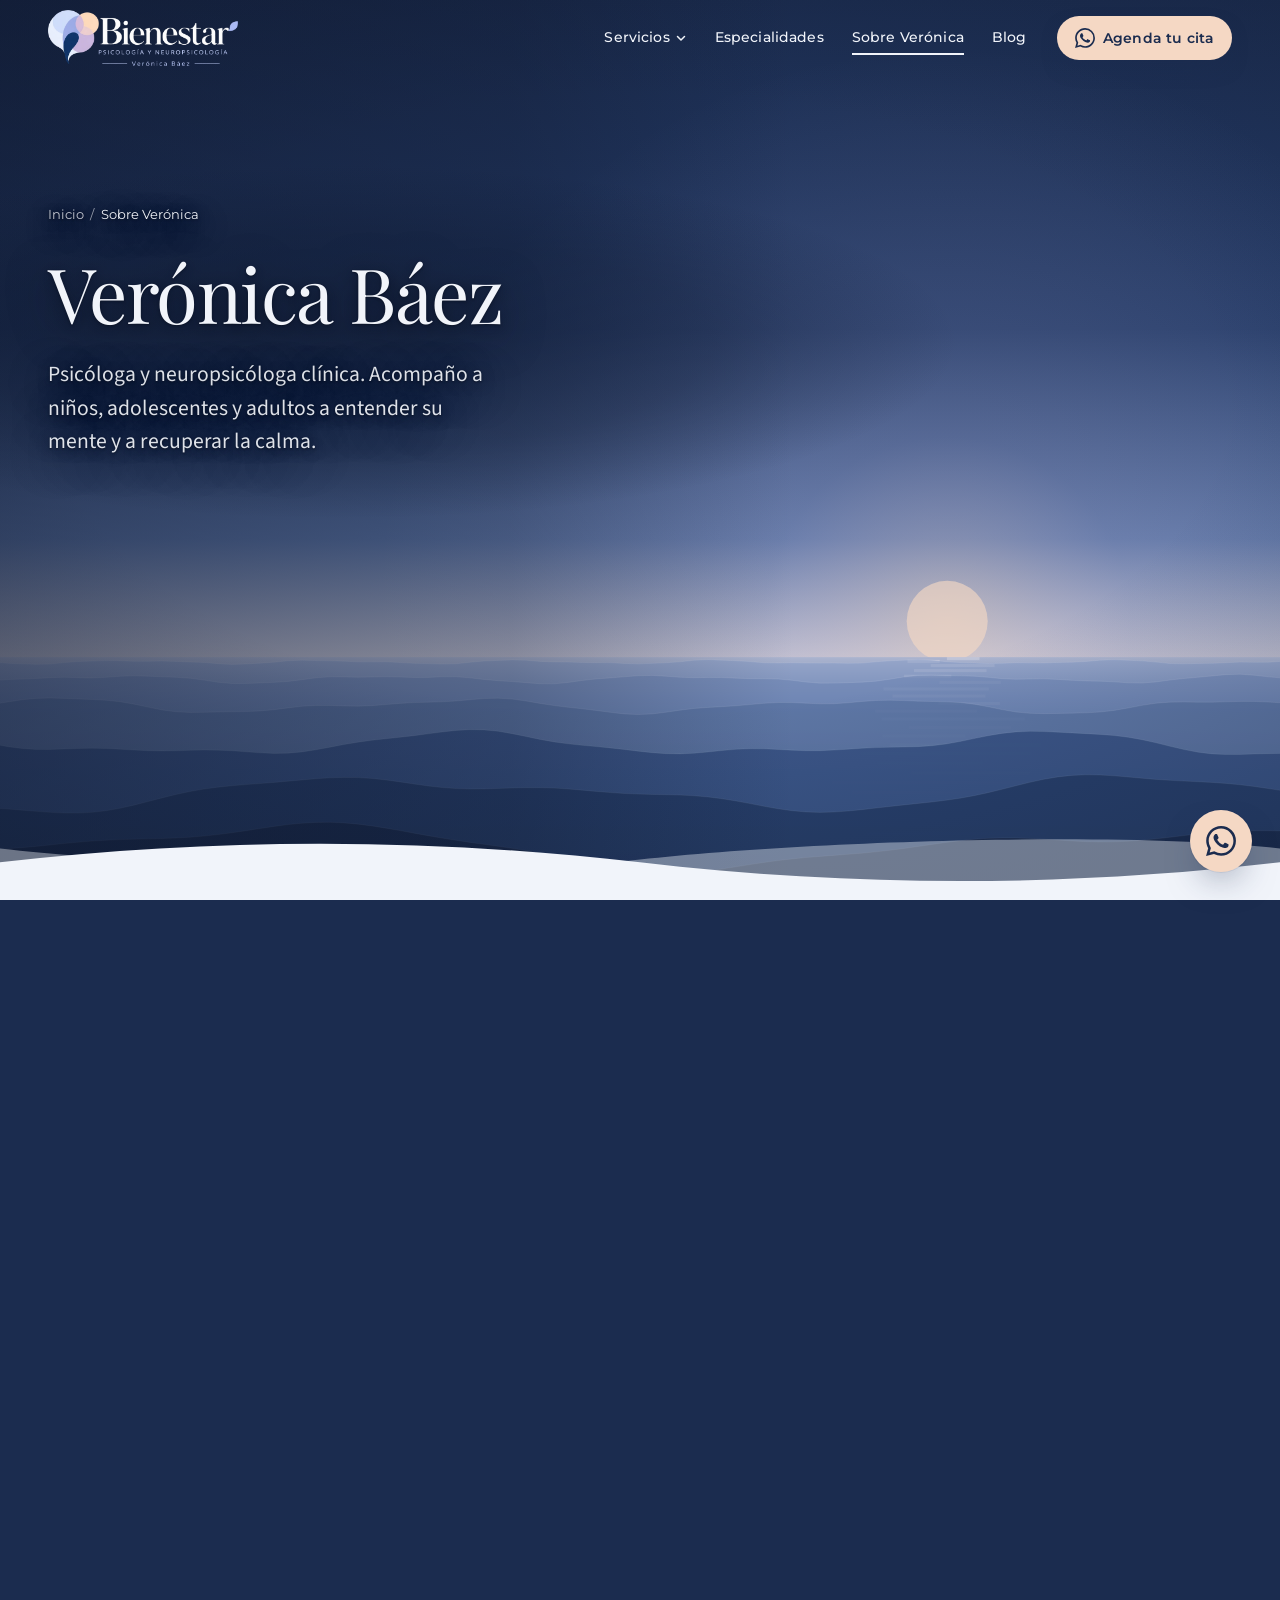
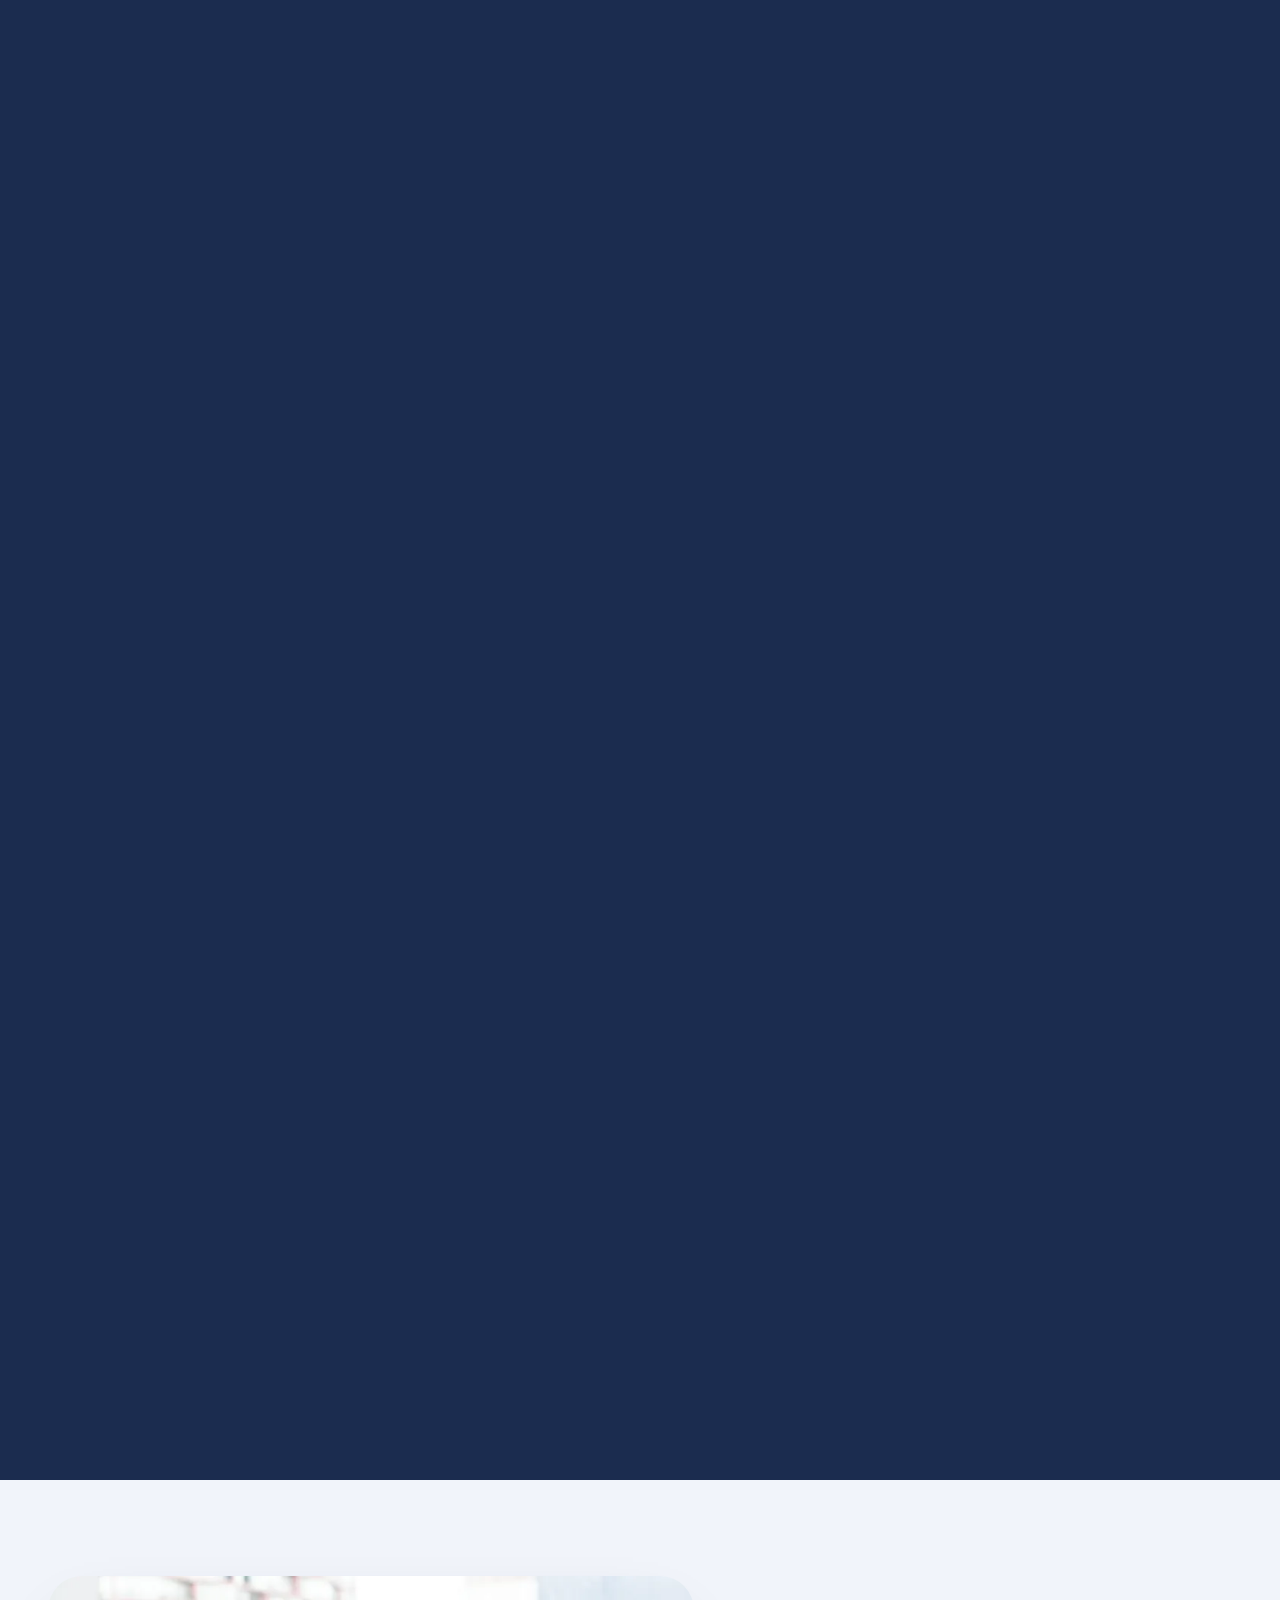
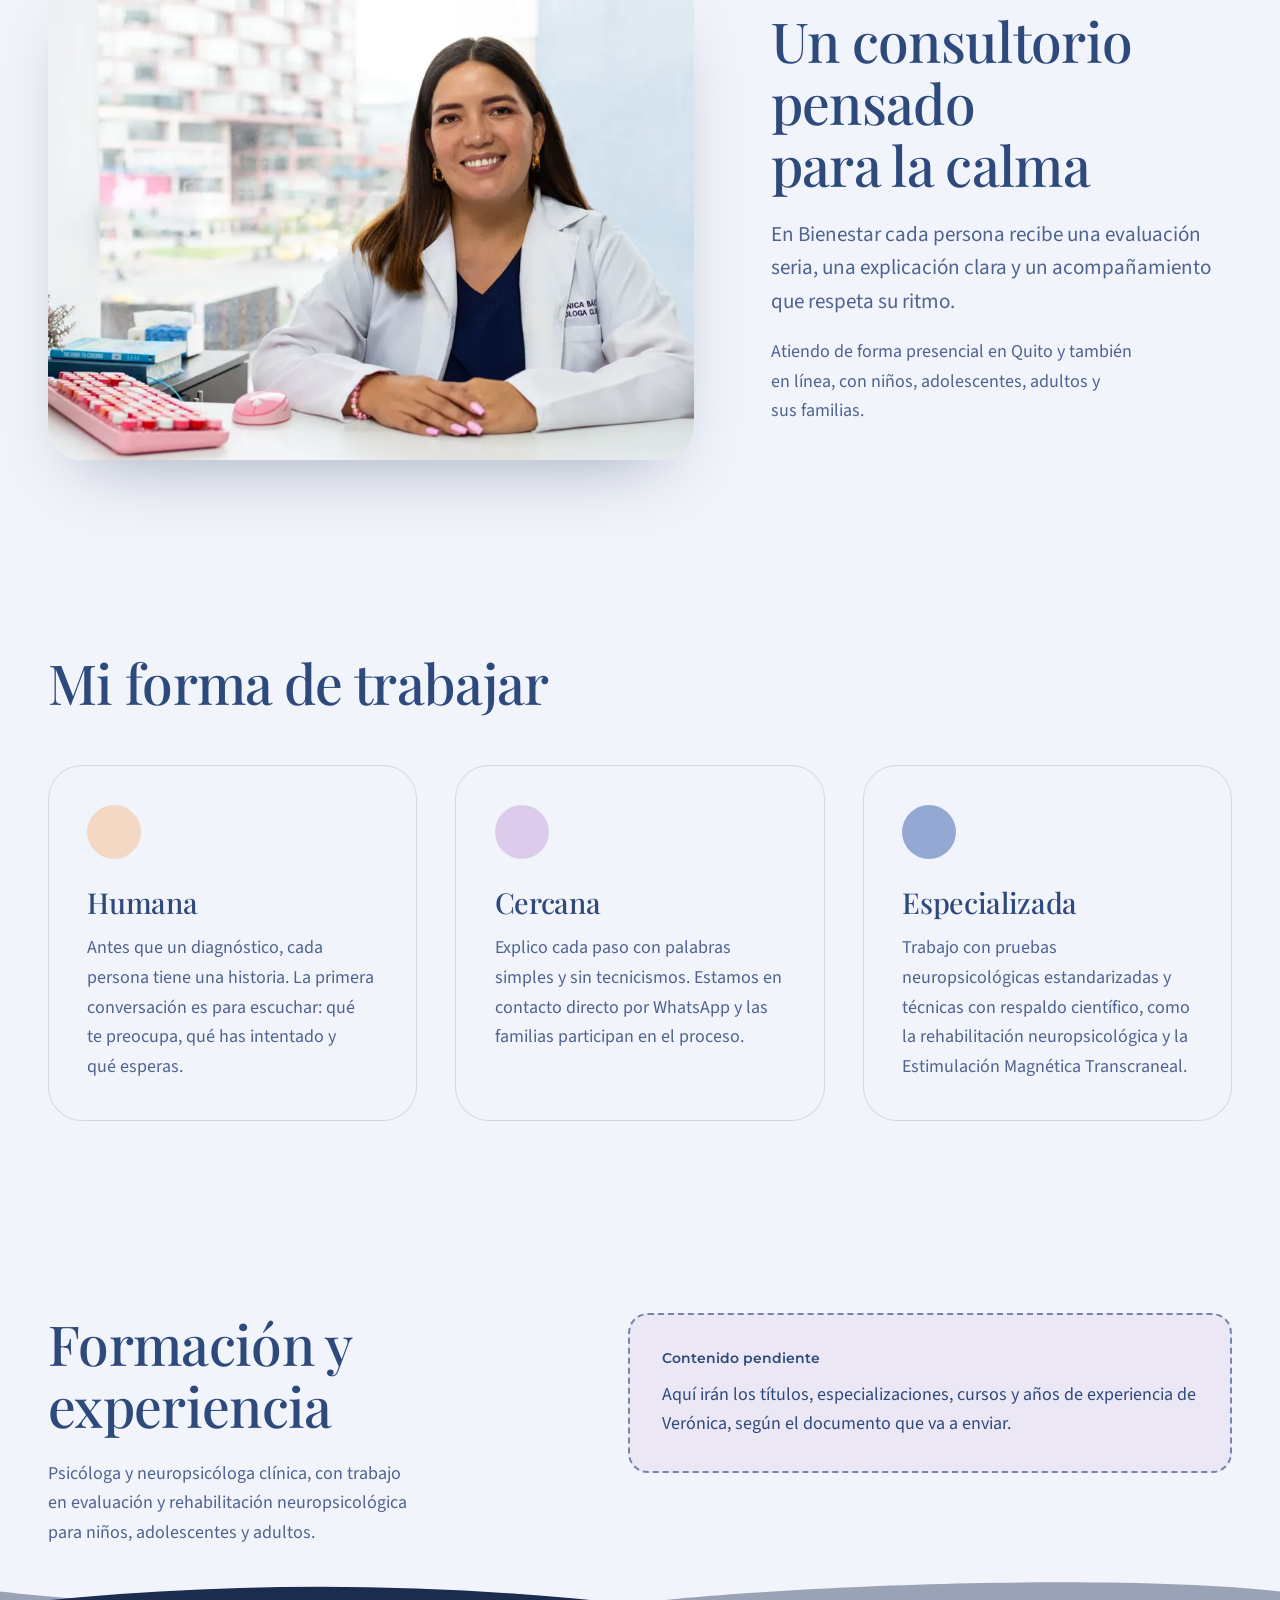
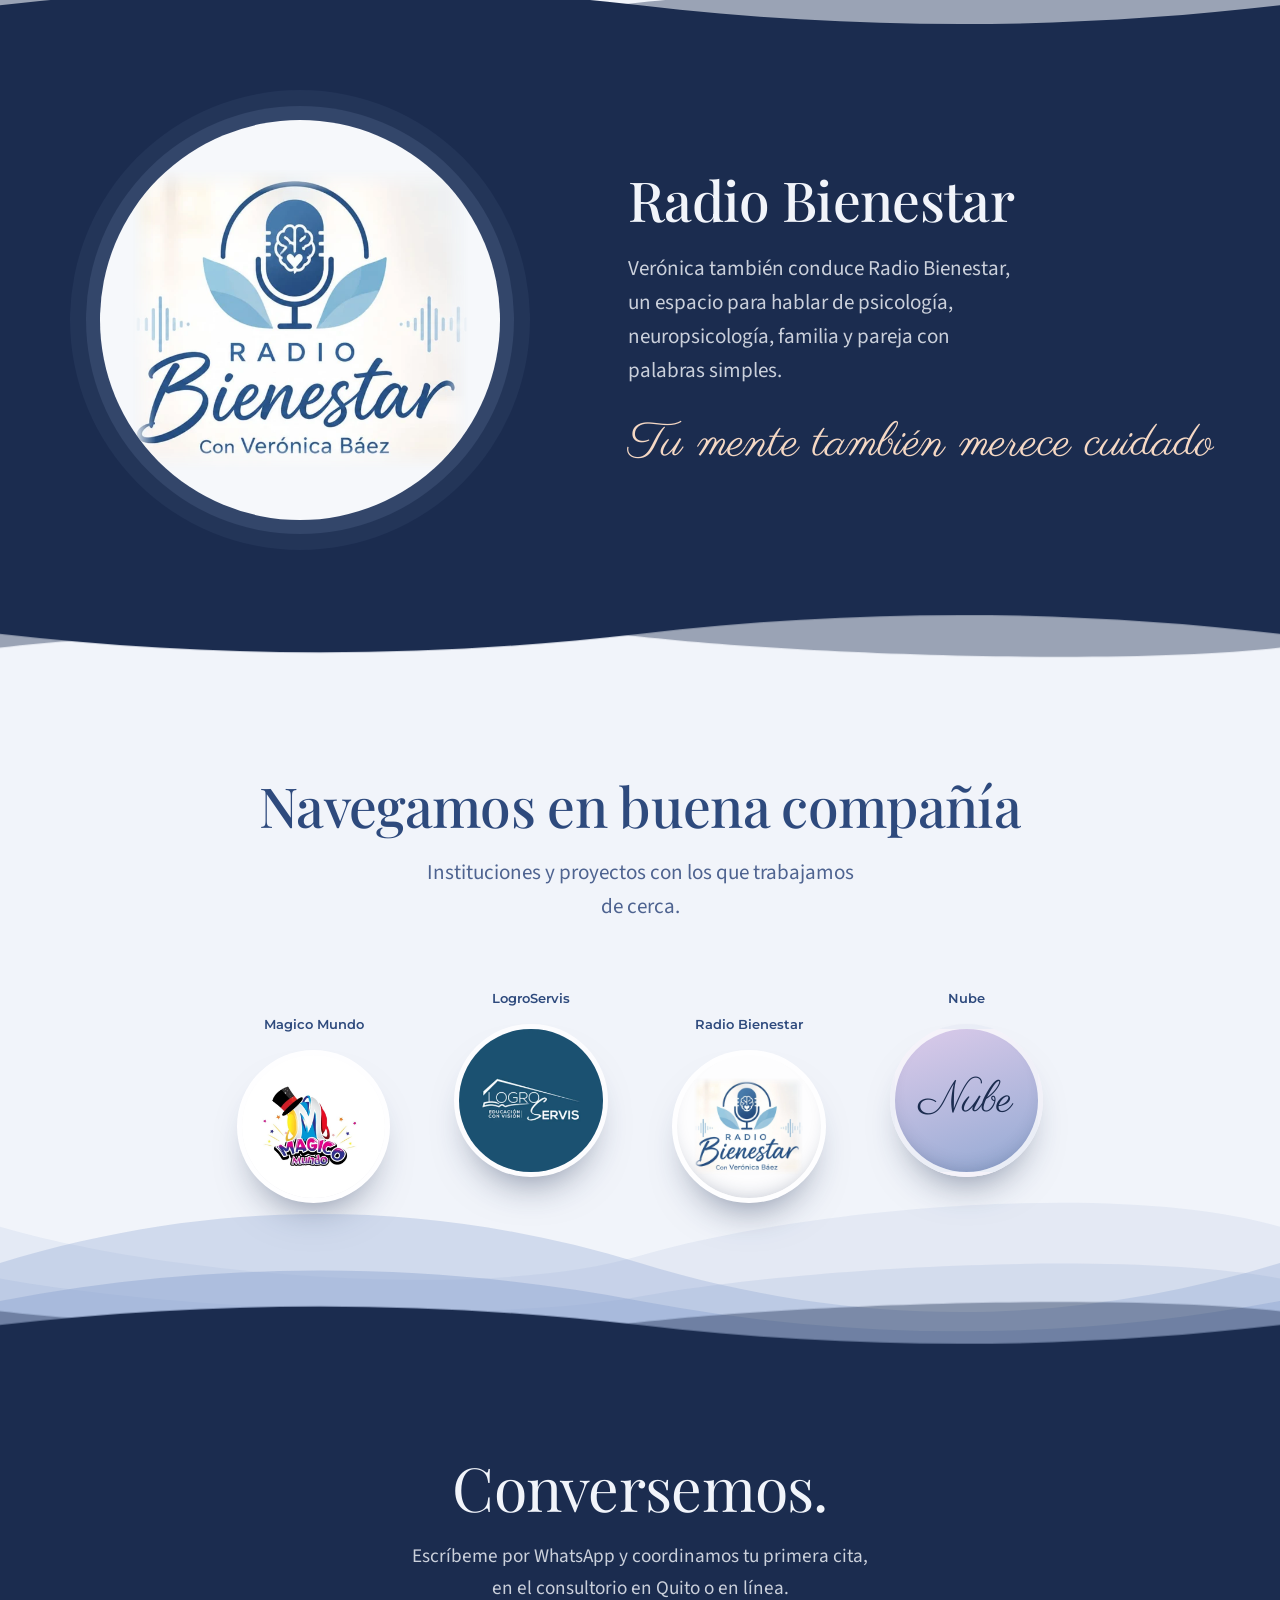
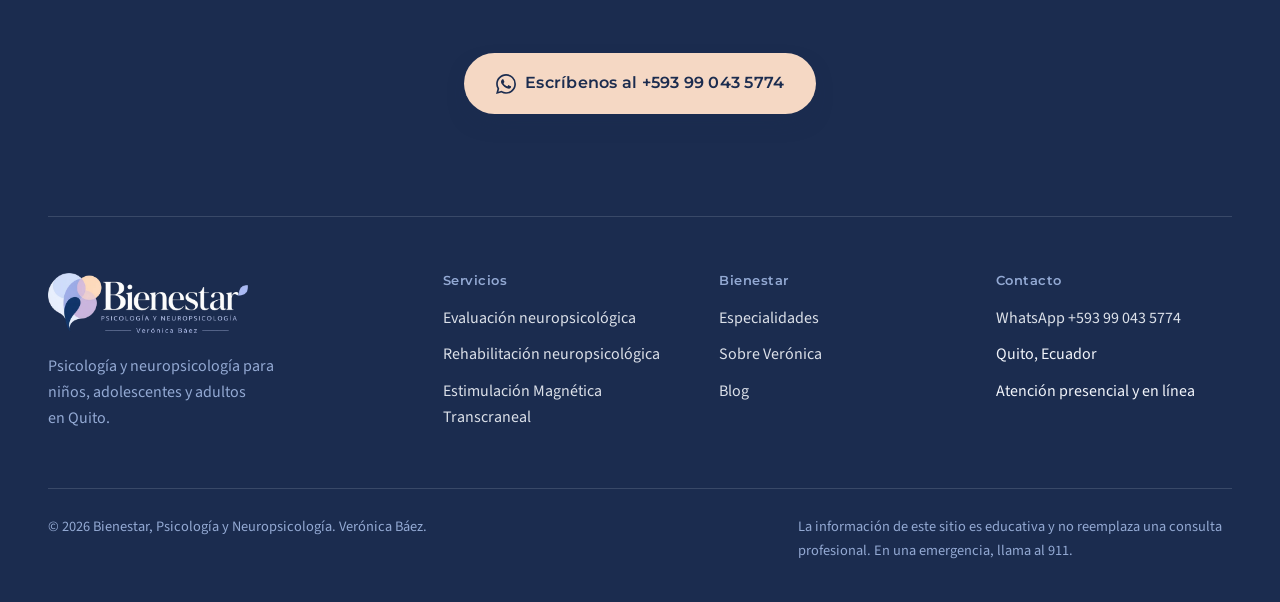
<file: sobre-veronica.html>
<!doctype html>
<html lang="es-EC">
<head>
<meta charset="utf-8">
<meta name="viewport" content="width=device-width, initial-scale=1">
<title>Verónica Báez, psicóloga y neuropsicóloga clínica en Quito | Bienestar</title>
<meta name="description" content="Conoce a Verónica Báez, psicóloga y neuropsicóloga clínica en Quito. Acompaña a niños, adolescentes y adultos con un enfoque humano, cercano y especializado.">
<meta name="theme-color" content="#1B2C4F">
<link rel="icon" href="data:image/svg+xml,%3Csvg%20xmlns%3D'http%3A%2F%2Fwww.w3.org%2F2000%2Fsvg'%20viewBox%3D'0%200%2064%2064'%3E%3Ccircle%20cx%3D'25'%20cy%3D'27'%20r%3D'19'%20fill%3D'%2393A9D3'%20fill-opacity%3D'.85'%2F%3E%3Ccircle%20cx%3D'41'%20cy%3D'21'%20r%3D'13'%20fill%3D'%23F5D8C4'%2F%3E%3Ccircle%20cx%3D'39'%20cy%3D'36'%20r%3D'14'%20fill%3D'%23DCCBEA'%20fill-opacity%3D'.95'%2F%3E%3Cpath%20d%3D'M28%2030c7-5%2013%201%2010%208-3%206-9%209-10%2022-3-9-7-16-6-22%201-5%203-7%206-8z'%20fill%3D'%232E4A7D'%2F%3E%3C%2Fsvg%3E">
<link rel="preconnect" href="https://fonts.googleapis.com">
<link rel="preconnect" href="https://fonts.gstatic.com" crossorigin>
<link rel="stylesheet" href="https://fonts.googleapis.com/css2?family=Montserrat:wght@500;600&family=Parisienne&family=Playfair+Display:wght@400;500&family=Source+Sans+3:ital,wght@0,400;0,600;1,400&display=swap">
<link rel="stylesheet" href="assets/css/estilos.css">
<meta property="og:type" content="website">
<meta property="og:site_name" content="Bienestar">
<meta property="og:locale" content="es_EC">
<meta property="og:title" content="Verónica Báez, psicóloga y neuropsicóloga clínica en Quito | Bienestar">
<meta property="og:description" content="Conoce a Verónica Báez, psicóloga y neuropsicóloga clínica en Quito. Acompaña a niños, adolescentes y adultos con un enfoque humano, cercano y especializado.">
<link rel="canonical" href="https://drommerg.github.io/bienestar-website/sobre-veronica.html">
<meta property="og:url" content="https://drommerg.github.io/bienestar-website/sobre-veronica.html">
<meta property="og:image" content="https://drommerg.github.io/bienestar-website/assets/img/og-bienestar.jpg">
<script>document.documentElement.classList.add('js')</script>
<script type="application/ld+json">{"@context":"https://schema.org","@type":"Person","name":"Verónica Báez","jobTitle":"Psicóloga y neuropsicóloga clínica","worksFor":{"@type":"MedicalBusiness","name":"Bienestar, Psicología y Neuropsicología"},"address":{"@type":"PostalAddress","addressLocality":"Quito","addressCountry":"EC"}}</script>
<script type="application/ld+json">{"@context":"https://schema.org","@type":"BreadcrumbList","itemListElement":[{"@type":"ListItem","position":1,"name":"Inicio","item":"https://drommerg.github.io/bienestar-website/"},{"@type":"ListItem","position":2,"name":"Sobre Verónica","item":"https://drommerg.github.io/bienestar-website/sobre-veronica.html"}]}</script>
</head>
<body class="">
<a class="salto" href="#principal">Saltar al contenido</a>
<div class="ambiente" aria-hidden="true"><span class="a1"></span><span class="a2"></span><span class="a3"></span></div>
<header class="cabecera sobre-oscuro">
  <div class="contenedor cabecera-int">
    <a class="marca" href="index.html" aria-label="Bienestar, Psicología y Neuropsicología. Ir al inicio">
      <img class="logo-oscuro" src="assets/img/logo-oscuro.webp" alt="" width="640" height="190">
      <img class="logo-claro" src="assets/img/logo-claro.webp" alt="" width="640" height="190">
    </a>
    <nav class="nav" aria-label="Principal">
      <ul class="nav-lista">
        <li class="tiene-submenu">
          <button class="nav-enlace" type="button" aria-expanded="false" aria-controls="sub-servicios">Servicios <svg class="chev" viewBox="0 0 12 12" aria-hidden="true" focusable="false"><path d="M2.5 4.5 6 8l3.5-3.5" fill="none" stroke="currentColor" stroke-width="1.5" stroke-linecap="round" stroke-linejoin="round"/></svg></button>
          <ul class="submenu" id="sub-servicios"><li><a href="servicios/evaluacion-neuropsicologica.html">Evaluación neuropsicológica<small>Entender cómo funciona la mente</small></a></li><li><a href="servicios/rehabilitacion-neuropsicologica.html">Rehabilitación neuropsicológica<small>Fortalecer lo que más cuesta</small></a></li><li><a href="servicios/estimulacion-magnetica-transcraneal.html">Estimulación Magnética Transcraneal<small>EMT no invasiva, en 21 días</small></a></li></ul>
        </li>
        <li><a class="nav-enlace" href="especialidades.html">Especialidades</a></li>
        <li><a class="nav-enlace" href="sobre-veronica.html" aria-current="page">Sobre Verónica</a></li>
        <li><a class="nav-enlace" href="blog/index.html">Blog</a></li>
      </ul>
      <a class="boton boton--wa boton--cab" href="https://wa.me/593990435774?text=Hola%20Ver%C3%B3nica%2C%20quiero%20agendar%20una%20cita." target="_blank" rel="noopener"><svg viewBox="0 0 24 24" aria-hidden="true" focusable="false"><path fill="currentColor" d="M17.472 14.382c-.297-.149-1.758-.867-2.03-.967-.273-.099-.471-.148-.67.15-.197.297-.767.966-.94 1.164-.173.199-.347.223-.644.075-.297-.15-1.255-.463-2.39-1.475-.883-.788-1.48-1.761-1.653-2.059-.173-.297-.018-.458.13-.606.134-.133.298-.347.446-.52.149-.174.198-.298.298-.497.099-.198.05-.371-.025-.52-.075-.149-.669-1.612-.916-2.207-.242-.579-.487-.5-.669-.51-.173-.008-.371-.01-.57-.01-.198 0-.52.074-.792.372-.272.297-1.04 1.016-1.04 2.479 0 1.462 1.065 2.875 1.213 3.074.149.198 2.096 3.2 5.077 4.487.709.306 1.262.489 1.694.625.712.227 1.36.195 1.871.118.571-.085 1.758-.719 2.006-1.413.248-.694.248-1.289.173-1.413-.074-.124-.272-.198-.57-.347m-5.421 7.403h-.004a9.87 9.87 0 0 1-5.031-1.378l-.361-.214-3.741.982.998-3.648-.235-.374a9.86 9.86 0 0 1-1.51-5.26c.001-5.45 4.436-9.884 9.888-9.884 2.64 0 5.122 1.03 6.988 2.898a9.825 9.825 0 0 1 2.893 6.994c-.003 5.45-4.437 9.884-9.885 9.884m8.413-18.297A11.815 11.815 0 0 0 12.05 0C5.495 0 .16 5.335.157 11.892c0 2.096.547 4.142 1.588 5.945L.057 24l6.305-1.654a11.882 11.882 0 0 0 5.683 1.448h.005c6.554 0 11.89-5.335 11.893-11.893a11.821 11.821 0 0 0-3.48-8.413Z"/></svg><span>Agenda tu cita</span></a>
      <button class="menu-boton" type="button" aria-expanded="false" aria-controls="menu-movil" aria-label="Abrir menú"><span></span><span></span></button>
    </nav>
  </div>
</header>
<div class="menu-movil" id="menu-movil" data-cabecera="oscura" inert>
  <div class="menu-movil-int contenedor">
    <ul class="menu-lista">
      <li><a href="index.html">Inicio</a></li>
      <li class="menu-grupo"><span>Servicios</span><ul><li><a href="servicios/evaluacion-neuropsicologica.html">Evaluación neuropsicológica</a></li><li><a href="servicios/rehabilitacion-neuropsicologica.html">Rehabilitación neuropsicológica</a></li><li><a href="servicios/estimulacion-magnetica-transcraneal.html">Estimulación Magnética Transcraneal</a></li></ul></li>
      <li><a href="especialidades.html">Especialidades</a></li>
      <li><a href="sobre-veronica.html">Sobre Verónica</a></li>
      <li><a href="blog/index.html">Blog</a></li>
    </ul>
    <a class="boton boton--wa" href="https://wa.me/593990435774?text=Hola%20Ver%C3%B3nica%2C%20quiero%20agendar%20una%20cita." target="_blank" rel="noopener"><svg viewBox="0 0 24 24" aria-hidden="true" focusable="false"><path fill="currentColor" d="M17.472 14.382c-.297-.149-1.758-.867-2.03-.967-.273-.099-.471-.148-.67.15-.197.297-.767.966-.94 1.164-.173.199-.347.223-.644.075-.297-.15-1.255-.463-2.39-1.475-.883-.788-1.48-1.761-1.653-2.059-.173-.297-.018-.458.13-.606.134-.133.298-.347.446-.52.149-.174.198-.298.298-.497.099-.198.05-.371-.025-.52-.075-.149-.669-1.612-.916-2.207-.242-.579-.487-.5-.669-.51-.173-.008-.371-.01-.57-.01-.198 0-.52.074-.792.372-.272.297-1.04 1.016-1.04 2.479 0 1.462 1.065 2.875 1.213 3.074.149.198 2.096 3.2 5.077 4.487.709.306 1.262.489 1.694.625.712.227 1.36.195 1.871.118.571-.085 1.758-.719 2.006-1.413.248-.694.248-1.289.173-1.413-.074-.124-.272-.198-.57-.347m-5.421 7.403h-.004a9.87 9.87 0 0 1-5.031-1.378l-.361-.214-3.741.982.998-3.648-.235-.374a9.86 9.86 0 0 1-1.51-5.26c.001-5.45 4.436-9.884 9.888-9.884 2.64 0 5.122 1.03 6.988 2.898a9.825 9.825 0 0 1 2.893 6.994c-.003 5.45-4.437 9.884-9.885 9.884m8.413-18.297A11.815 11.815 0 0 0 12.05 0C5.495 0 .16 5.335.157 11.892c0 2.096.547 4.142 1.588 5.945L.057 24l6.305-1.654a11.882 11.882 0 0 0 5.683 1.448h.005c6.554 0 11.89-5.335 11.893-11.893a11.821 11.821 0 0 0-3.48-8.413Z"/></svg><span>Escríbenos por WhatsApp</span></a>
    <p class="menu-dato">Quito, Ecuador. Presencial y en línea.</p>
  </div>
</div>
<main id="principal" tabindex="-1">

<section class="hero hero--mar" data-cabecera="oscura" aria-labelledby="sobre-titulo">
  <div class="hero-escena">
    <canvas class="hero-mar" aria-hidden="true"></canvas>
    <div class="hero-scrim" aria-hidden="true"></div>

    <div class="banda banda-1" data-a="0" data-b="0.24">
      <nav class="migas migas--claras" aria-label="Estás aquí"><ol><li><a href="index.html">Inicio</a></li><li aria-current="page">Sobre Verónica</li></ol></nav>
      <h1 id="sobre-titulo" class="hero-titulo">
        <span class="hero-linea">Verónica Báez</span>
      </h1>
      <p class="hero-sub">Psicóloga y neuropsicóloga clínica. Acompaño a niños, adolescentes y adultos a entender su mente y a recuperar la calma.</p>
      <div class="hero-acciones solo-estatico">
        <a class="boton boton--wa " href="https://wa.me/593990435774?text=Hola%20Ver%C3%B3nica%2C%20quiero%20agendar%20una%20cita." target="_blank" rel="noopener"><svg viewBox="0 0 24 24" aria-hidden="true" focusable="false"><path fill="currentColor" d="M17.472 14.382c-.297-.149-1.758-.867-2.03-.967-.273-.099-.471-.148-.67.15-.197.297-.767.966-.94 1.164-.173.199-.347.223-.644.075-.297-.15-1.255-.463-2.39-1.475-.883-.788-1.48-1.761-1.653-2.059-.173-.297-.018-.458.13-.606.134-.133.298-.347.446-.52.149-.174.198-.298.298-.497.099-.198.05-.371-.025-.52-.075-.149-.669-1.612-.916-2.207-.242-.579-.487-.5-.669-.51-.173-.008-.371-.01-.57-.01-.198 0-.52.074-.792.372-.272.297-1.04 1.016-1.04 2.479 0 1.462 1.065 2.875 1.213 3.074.149.198 2.096 3.2 5.077 4.487.709.306 1.262.489 1.694.625.712.227 1.36.195 1.871.118.571-.085 1.758-.719 2.006-1.413.248-.694.248-1.289.173-1.413-.074-.124-.272-.198-.57-.347m-5.421 7.403h-.004a9.87 9.87 0 0 1-5.031-1.378l-.361-.214-3.741.982.998-3.648-.235-.374a9.86 9.86 0 0 1-1.51-5.26c.001-5.45 4.436-9.884 9.888-9.884 2.64 0 5.122 1.03 6.988 2.898a9.825 9.825 0 0 1 2.893 6.994c-.003 5.45-4.437 9.884-9.885 9.884m8.413-18.297A11.815 11.815 0 0 0 12.05 0C5.495 0 .16 5.335.157 11.892c0 2.096.547 4.142 1.588 5.945L.057 24l6.305-1.654a11.882 11.882 0 0 0 5.683 1.448h.005c6.554 0 11.89-5.335 11.893-11.893a11.821 11.821 0 0 0-3.48-8.413Z"/></svg><span>Escríbele a Verónica</span></a>
        <a class="boton boton--borde-claro" href="#pilares-titulo">Su forma de trabajar</a>
      </div>
    </div>

    <div class="banda banda-2 banda--tejido" data-a="0.27" data-b="0.5">
      <p class="banda-titulo" data-partir="c">Muchas personas pasan años sin saber por qué todo les cuesta más.</p>
      <p class="banda-sub">Familias que no saben cómo ayudar a un hijo que aprende distinto. Adultos que cargan con la ansiedad en silencio.</p>
    </div>

    <div class="banda banda-3 banda--niebla" data-a="0.53" data-b="0.75">
      <p class="banda-titulo"><span class="niebla-suave" aria-hidden="true">Bienestar nace para que eso cambie.</span><span class="niebla-nitida">Bienestar nace para que eso cambie.</span></p>
      <p class="banda-sub">Un lugar tranquilo donde la ciencia y la cercanía trabajan juntas, a tu ritmo.</p>
    </div>

    <div class="banda banda-4 banda--subida" data-a="0.79" data-b="1">
      <p class="banda-titulo" data-partir="w">La mente también debe ser atendida.</p>
      <p class="banda-sub">Con la misma seriedad y el mismo cuidado que damos al cuerpo.</p>
      <div class="hero-acciones">
        <a class="boton boton--wa " href="https://wa.me/593990435774?text=Hola%20Ver%C3%B3nica%2C%20quiero%20agendar%20una%20cita." target="_blank" rel="noopener"><svg viewBox="0 0 24 24" aria-hidden="true" focusable="false"><path fill="currentColor" d="M17.472 14.382c-.297-.149-1.758-.867-2.03-.967-.273-.099-.471-.148-.67.15-.197.297-.767.966-.94 1.164-.173.199-.347.223-.644.075-.297-.15-1.255-.463-2.39-1.475-.883-.788-1.48-1.761-1.653-2.059-.173-.297-.018-.458.13-.606.134-.133.298-.347.446-.52.149-.174.198-.298.298-.497.099-.198.05-.371-.025-.52-.075-.149-.669-1.612-.916-2.207-.242-.579-.487-.5-.669-.51-.173-.008-.371-.01-.57-.01-.198 0-.52.074-.792.372-.272.297-1.04 1.016-1.04 2.479 0 1.462 1.065 2.875 1.213 3.074.149.198 2.096 3.2 5.077 4.487.709.306 1.262.489 1.694.625.712.227 1.36.195 1.871.118.571-.085 1.758-.719 2.006-1.413.248-.694.248-1.289.173-1.413-.074-.124-.272-.198-.57-.347m-5.421 7.403h-.004a9.87 9.87 0 0 1-5.031-1.378l-.361-.214-3.741.982.998-3.648-.235-.374a9.86 9.86 0 0 1-1.51-5.26c.001-5.45 4.436-9.884 9.888-9.884 2.64 0 5.122 1.03 6.988 2.898a9.825 9.825 0 0 1 2.893 6.994c-.003 5.45-4.437 9.884-9.885 9.884m8.413-18.297A11.815 11.815 0 0 0 12.05 0C5.495 0 .16 5.335.157 11.892c0 2.096.547 4.142 1.588 5.945L.057 24l6.305-1.654a11.882 11.882 0 0 0 5.683 1.448h.005c6.554 0 11.89-5.335 11.893-11.893a11.821 11.821 0 0 0-3.48-8.413Z"/></svg><span>Escríbele a Verónica</span></a>
        <a class="boton boton--borde-claro" href="#pilares-titulo">Su forma de trabajar</a>
      </div>
    </div>
    <div class="hero-pista" aria-hidden="true"><span>Desliza</span><i></i></div>
    <svg class="hero-anillo" viewBox="0 0 48 48" aria-hidden="true"><circle cx="24" cy="24" r="20" fill="none" stroke="currentColor" stroke-width="2.5" stroke-dasharray="126" style="stroke-dashoffset:var(--ld,126)"/></svg>
    <div class="ola ola--hero" data-vivo aria-hidden="true" style="color:var(--claridad)">
  <svg class="ola-fondo" viewBox="0 0 2880 120" preserveAspectRatio="none" focusable="false"><path d="M0 44 C180 70 540 86 720 60 C900 34 1260 18 1440 44 C1620 70 1980 86 2160 60 C2340 34 2700 18 2880 44 V120 H0 Z"/></svg>
  <svg class="ola-frente" viewBox="0 0 2880 120" preserveAspectRatio="none" focusable="false"><path d="M0 64 C240 28 480 28 720 64 C960 100 1200 100 1440 64 C1680 28 1920 28 2160 64 C2400 100 2640 100 2880 64 V120 H0 Z"/></svg>
</div>
  </div>
</section>

<section class="seccion consultorio" aria-labelledby="consultorio-titulo">
  <div class="contenedor consultorio-grid">
    <div class="consultorio-media revela">
      <img src="assets/img/veronica-consultorio.webp" srcset="assets/img/veronica-consultorio-960.webp 960w, assets/img/veronica-consultorio.webp 1920w" sizes="(max-width: 860px) 92vw, 56vw" alt="Verónica Báez sonriendo en su escritorio del consultorio de Bienestar en Quito" width="1920" height="1280" loading="lazy">
    </div>
    <div class="consultorio-texto">
      <h2 id="consultorio-titulo" class="titulo emerge">Un consultorio pensado para la calma</h2>
      <p class="entrada revela">En Bienestar cada persona recibe una evaluación seria, una explicación clara y un acompañamiento que respeta su ritmo.</p>
      <p class="revela" style="--i:1">Atiendo de forma presencial en Quito y también en línea, con niños, adolescentes, adultos y sus familias.</p>
    </div>
  </div>
</section>

<section class="seccion pilares" aria-labelledby="pilares-titulo">
  <div class="contenedor">
    <h2 id="pilares-titulo" class="titulo emerge">Mi forma de trabajar</h2>
    <div class="pilares-grid">
      <article class="pilar revela" style="--i:0;--c:var(--cercania)">
        <h3>Humana</h3>
        <p>Antes que un diagnóstico, cada persona tiene una historia. La primera conversación es para escuchar: qué te preocupa, qué has intentado y qué esperas.</p>
      </article>
      <article class="pilar revela" style="--i:1;--c:var(--calma)">
        <h3>Cercana</h3>
        <p>Explico cada paso con palabras simples y sin tecnicismos. Estamos en contacto directo por WhatsApp y las familias participan en el proceso.</p>
      </article>
      <article class="pilar revela" style="--i:2;--c:var(--especializacion)">
        <h3>Especializada</h3>
        <p>Trabajo con pruebas neuropsicológicas estandarizadas y técnicas con respaldo científico, como la rehabilitación neuropsicológica y la Estimulación Magnética Transcraneal.</p>
      </article>
    </div>
  </div>
</section>

<section class="seccion formacion" aria-labelledby="formacion-titulo">
  <div class="contenedor formacion-grid">
    <div>
      <h2 id="formacion-titulo" class="titulo emerge">Formación y experiencia</h2>
      <p class="revela">Psicóloga y neuropsicóloga clínica, con trabajo en evaluación y rehabilitación neuropsicológica para niños, adolescentes y adultos.</p>
    </div>
    <!-- PENDIENTE: completar con el documento de formación que enviará Verónica. -->
    <div class="pendiente revela" style="--i:1">
      <p class="pendiente-etiqueta">Contenido pendiente</p>
      <p>Aquí irán los títulos, especializaciones, cursos y años de experiencia de Verónica, según el documento que va a enviar.</p>
    </div>
  </div>
</section>

<div class="ola ola--sube" data-vivo aria-hidden="true" style="color:var(--abismo)">
  <svg class="ola-fondo" viewBox="0 0 2880 120" preserveAspectRatio="none" focusable="false"><path d="M0 44 C180 70 540 86 720 60 C900 34 1260 18 1440 44 C1620 70 1980 86 2160 60 C2340 34 2700 18 2880 44 V120 H0 Z"/></svg>
  <svg class="ola-frente" viewBox="0 0 2880 120" preserveAspectRatio="none" focusable="false"><path d="M0 64 C240 28 480 28 720 64 C960 100 1200 100 1440 64 C1680 28 1920 28 2160 64 C2400 100 2640 100 2880 64 V120 H0 Z"/></svg>
</div>
<section class="seccion radio oscuro" data-cabecera="oscura" aria-labelledby="radio-titulo">
  <div class="contenedor radio-grid">
    <div class="radio-media revela">
      <img src="assets/img/alianza-radio-bienestar.webp" alt="Logo de Radio Bienestar con Verónica Báez" width="580" height="520" loading="lazy">
    </div>
    <div>
      <h2 id="radio-titulo" class="titulo emerge">Radio Bienestar</h2>
      <p class="entrada revela">Verónica también conduce Radio Bienestar, un espacio para hablar de psicología, neuropsicología, familia y pareja con palabras simples.</p>
      <p class="frase-script revela" style="--i:1">Tu mente también merece cuidado</p>
    </div>
  </div>
</section>
<div class="ola ola--baja" data-vivo aria-hidden="true" style="color:var(--abismo)">
  <svg class="ola-fondo" viewBox="0 0 2880 120" preserveAspectRatio="none" focusable="false"><path d="M0 44 C180 70 540 86 720 60 C900 34 1260 18 1440 44 C1620 70 1980 86 2160 60 C2340 34 2700 18 2880 44 V120 H0 Z"/></svg>
  <svg class="ola-frente" viewBox="0 0 2880 120" preserveAspectRatio="none" focusable="false"><path d="M0 64 C240 28 480 28 720 64 C960 100 1200 100 1440 64 C1680 28 1920 28 2160 64 C2400 100 2640 100 2880 64 V120 H0 Z"/></svg>
</div>

<section class="seccion alianzas" aria-labelledby="alianzas-titulo">
  <div class="contenedor alianzas-cabeza">
    <h2 id="alianzas-titulo" class="titulo emerge">Navegamos en buena compañía</h2>
    <p class="entrada revela">Instituciones y proyectos con los que trabajamos de cerca.</p>
  </div>
  <div class="mar-boyas" data-vivo>
    <ul class="boyas">
      <li class="boya" style="--d:-1.2s;--t:7s"><span class="boya-nombre">Magico Mundo</span><span class="boya-disco boya-disco--claro"><img src="assets/img/alianza-magicomundo.webp" alt="Logo de Magico Mundo" width="520" height="520" loading="lazy"></span></li>
      <li class="boya" style="--d:-4.1s;--t:8.4s"><span class="boya-nombre">LogroServis</span><span class="boya-disco"><img src="assets/img/alianza-logroservis.webp" alt="Logo de LogroServis, educación con visión" width="520" height="520" loading="lazy"></span></li>
      <li class="boya" style="--d:-2.6s;--t:7.6s"><span class="boya-nombre">Radio Bienestar</span><span class="boya-disco boya-disco--claro boya-disco--contener"><img src="assets/img/alianza-radio-bienestar.webp" alt="Logo de Radio Bienestar con Verónica Báez" width="580" height="520" loading="lazy"></span></li>
      <!-- Pendiente: logo de Nube (Instagram). Reemplazar el texto por <img> cuando llegue. -->
      <li class="boya" style="--d:-5.4s;--t:9s"><span class="boya-nombre">Nube</span><span class="boya-disco boya-disco--texto"><span>Nube</span></span></li>
    </ul>
    <div class="agua" aria-hidden="true">
      <div class="ola ola--agua-1" data-vivo aria-hidden="true" style="color:rgba(147,169,211,.35)">
  <svg class="ola-fondo" viewBox="0 0 2880 120" preserveAspectRatio="none" focusable="false"><path d="M0 44 C180 70 540 86 720 60 C900 34 1260 18 1440 44 C1620 70 1980 86 2160 60 C2340 34 2700 18 2880 44 V120 H0 Z"/></svg>
  <svg class="ola-frente" viewBox="0 0 2880 120" preserveAspectRatio="none" focusable="false"><path d="M0 64 C240 28 480 28 720 64 C960 100 1200 100 1440 64 C1680 28 1920 28 2160 64 C2400 100 2640 100 2880 64 V120 H0 Z"/></svg>
</div>
      <div class="ola ola--agua-2" data-vivo aria-hidden="true" style="color:rgba(147,169,211,.5)">
  <svg class="ola-fondo" viewBox="0 0 2880 120" preserveAspectRatio="none" focusable="false"><path d="M0 44 C180 70 540 86 720 60 C900 34 1260 18 1440 44 C1620 70 1980 86 2160 60 C2340 34 2700 18 2880 44 V120 H0 Z"/></svg>
  <svg class="ola-frente" viewBox="0 0 2880 120" preserveAspectRatio="none" focusable="false"><path d="M0 64 C240 28 480 28 720 64 C960 100 1200 100 1440 64 C1680 28 1920 28 2160 64 C2400 100 2640 100 2880 64 V120 H0 Z"/></svg>
</div>
    </div>
  </div>
</section>
</main>
<footer class="pie" data-cabecera="oscura">
  <div class="ola ola--pie" data-vivo aria-hidden="true" style="color:var(--abismo)">
  <svg class="ola-fondo" viewBox="0 0 2880 120" preserveAspectRatio="none" focusable="false"><path d="M0 44 C180 70 540 86 720 60 C900 34 1260 18 1440 44 C1620 70 1980 86 2160 60 C2340 34 2700 18 2880 44 V120 H0 Z"/></svg>
  <svg class="ola-frente" viewBox="0 0 2880 120" preserveAspectRatio="none" focusable="false"><path d="M0 64 C240 28 480 28 720 64 C960 100 1200 100 1440 64 C1680 28 1920 28 2160 64 C2400 100 2640 100 2880 64 V120 H0 Z"/></svg>
</div>
  <div class="contenedor">
    <section class="pie-cta" aria-labelledby="pie-cta-titulo">
      <h2 id="pie-cta-titulo" class="emerge">Conversemos.</h2>
      <p>Escríbeme por WhatsApp y coordinamos tu primera cita, en el consultorio en Quito o en línea.</p>
      <a class="boton boton--wa boton--grande" href="https://wa.me/593990435774?text=Hola%20Ver%C3%B3nica%2C%20quiero%20agendar%20una%20cita." target="_blank" rel="noopener"><svg viewBox="0 0 24 24" aria-hidden="true" focusable="false"><path fill="currentColor" d="M17.472 14.382c-.297-.149-1.758-.867-2.03-.967-.273-.099-.471-.148-.67.15-.197.297-.767.966-.94 1.164-.173.199-.347.223-.644.075-.297-.15-1.255-.463-2.39-1.475-.883-.788-1.48-1.761-1.653-2.059-.173-.297-.018-.458.13-.606.134-.133.298-.347.446-.52.149-.174.198-.298.298-.497.099-.198.05-.371-.025-.52-.075-.149-.669-1.612-.916-2.207-.242-.579-.487-.5-.669-.51-.173-.008-.371-.01-.57-.01-.198 0-.52.074-.792.372-.272.297-1.04 1.016-1.04 2.479 0 1.462 1.065 2.875 1.213 3.074.149.198 2.096 3.2 5.077 4.487.709.306 1.262.489 1.694.625.712.227 1.36.195 1.871.118.571-.085 1.758-.719 2.006-1.413.248-.694.248-1.289.173-1.413-.074-.124-.272-.198-.57-.347m-5.421 7.403h-.004a9.87 9.87 0 0 1-5.031-1.378l-.361-.214-3.741.982.998-3.648-.235-.374a9.86 9.86 0 0 1-1.51-5.26c.001-5.45 4.436-9.884 9.888-9.884 2.64 0 5.122 1.03 6.988 2.898a9.825 9.825 0 0 1 2.893 6.994c-.003 5.45-4.437 9.884-9.885 9.884m8.413-18.297A11.815 11.815 0 0 0 12.05 0C5.495 0 .16 5.335.157 11.892c0 2.096.547 4.142 1.588 5.945L.057 24l6.305-1.654a11.882 11.882 0 0 0 5.683 1.448h.005c6.554 0 11.89-5.335 11.893-11.893a11.821 11.821 0 0 0-3.48-8.413Z"/></svg><span>Escríbenos al +593 99 043 5774</span></a>
    </section>
    <div class="pie-grid">
      <div class="pie-marca">
        <img src="assets/img/logo-claro.webp" alt="Bienestar, Psicología y Neuropsicología. Verónica Báez" width="640" height="190" loading="lazy">
        <p>Psicología y neuropsicología para niños, adolescentes y adultos en Quito.</p>
      </div>
      <nav aria-label="Servicios">
        <h3>Servicios</h3>
        <ul><li><a href="servicios/evaluacion-neuropsicologica.html">Evaluación neuropsicológica</a></li><li><a href="servicios/rehabilitacion-neuropsicologica.html">Rehabilitación neuropsicológica</a></li><li><a href="servicios/estimulacion-magnetica-transcraneal.html">Estimulación Magnética Transcraneal</a></li></ul>
      </nav>
      <nav aria-label="Bienestar">
        <h3>Bienestar</h3>
        <ul>
          <li><a href="especialidades.html">Especialidades</a></li>
          <li><a href="sobre-veronica.html">Sobre Verónica</a></li>
          <li><a href="blog/index.html">Blog</a></li>
        </ul>
      </nav>
      <div>
        <h3>Contacto</h3>
        <ul>
          <li><a href="https://wa.me/593990435774?text=Hola%2C%20quiero%20agendar%20una%20cita%20en%20Bienestar." target="_blank" rel="noopener">WhatsApp +593 99 043 5774</a></li>
          <li>Quito, Ecuador</li>
          <li>Atención presencial y en línea</li>
        </ul>
      </div>
    </div>
    <div class="pie-legal">
      <p>© 2026 Bienestar, Psicología y Neuropsicología. Verónica Báez.</p>
      <p>La información de este sitio es educativa y no reemplaza una consulta profesional. En una emergencia, llama al 911.</p>
    </div>
  </div>
</footer>
<a class="wa-flotante" href="https://wa.me/593990435774?text=Hola%20Ver%C3%B3nica%2C%20quiero%20agendar%20una%20cita." target="_blank" rel="noopener" aria-label="Escríbenos por WhatsApp"><span class="wa-etiqueta" aria-hidden="true">Escríbenos</span><svg viewBox="0 0 24 24" aria-hidden="true" focusable="false"><path fill="currentColor" d="M17.472 14.382c-.297-.149-1.758-.867-2.03-.967-.273-.099-.471-.148-.67.15-.197.297-.767.966-.94 1.164-.173.199-.347.223-.644.075-.297-.15-1.255-.463-2.39-1.475-.883-.788-1.48-1.761-1.653-2.059-.173-.297-.018-.458.13-.606.134-.133.298-.347.446-.52.149-.174.198-.298.298-.497.099-.198.05-.371-.025-.52-.075-.149-.669-1.612-.916-2.207-.242-.579-.487-.5-.669-.51-.173-.008-.371-.01-.57-.01-.198 0-.52.074-.792.372-.272.297-1.04 1.016-1.04 2.479 0 1.462 1.065 2.875 1.213 3.074.149.198 2.096 3.2 5.077 4.487.709.306 1.262.489 1.694.625.712.227 1.36.195 1.871.118.571-.085 1.758-.719 2.006-1.413.248-.694.248-1.289.173-1.413-.074-.124-.272-.198-.57-.347m-5.421 7.403h-.004a9.87 9.87 0 0 1-5.031-1.378l-.361-.214-3.741.982.998-3.648-.235-.374a9.86 9.86 0 0 1-1.51-5.26c.001-5.45 4.436-9.884 9.888-9.884 2.64 0 5.122 1.03 6.988 2.898a9.825 9.825 0 0 1 2.893 6.994c-.003 5.45-4.437 9.884-9.885 9.884m8.413-18.297A11.815 11.815 0 0 0 12.05 0C5.495 0 .16 5.335.157 11.892c0 2.096.547 4.142 1.588 5.945L.057 24l6.305-1.654a11.882 11.882 0 0 0 5.683 1.448h.005c6.554 0 11.89-5.335 11.893-11.893a11.821 11.821 0 0 0-3.48-8.413Z"/></svg></a>
<script src="assets/js/principal.js" defer></script>
<script src="assets/js/hero.js" defer></script>
</body>
</html>
</file>
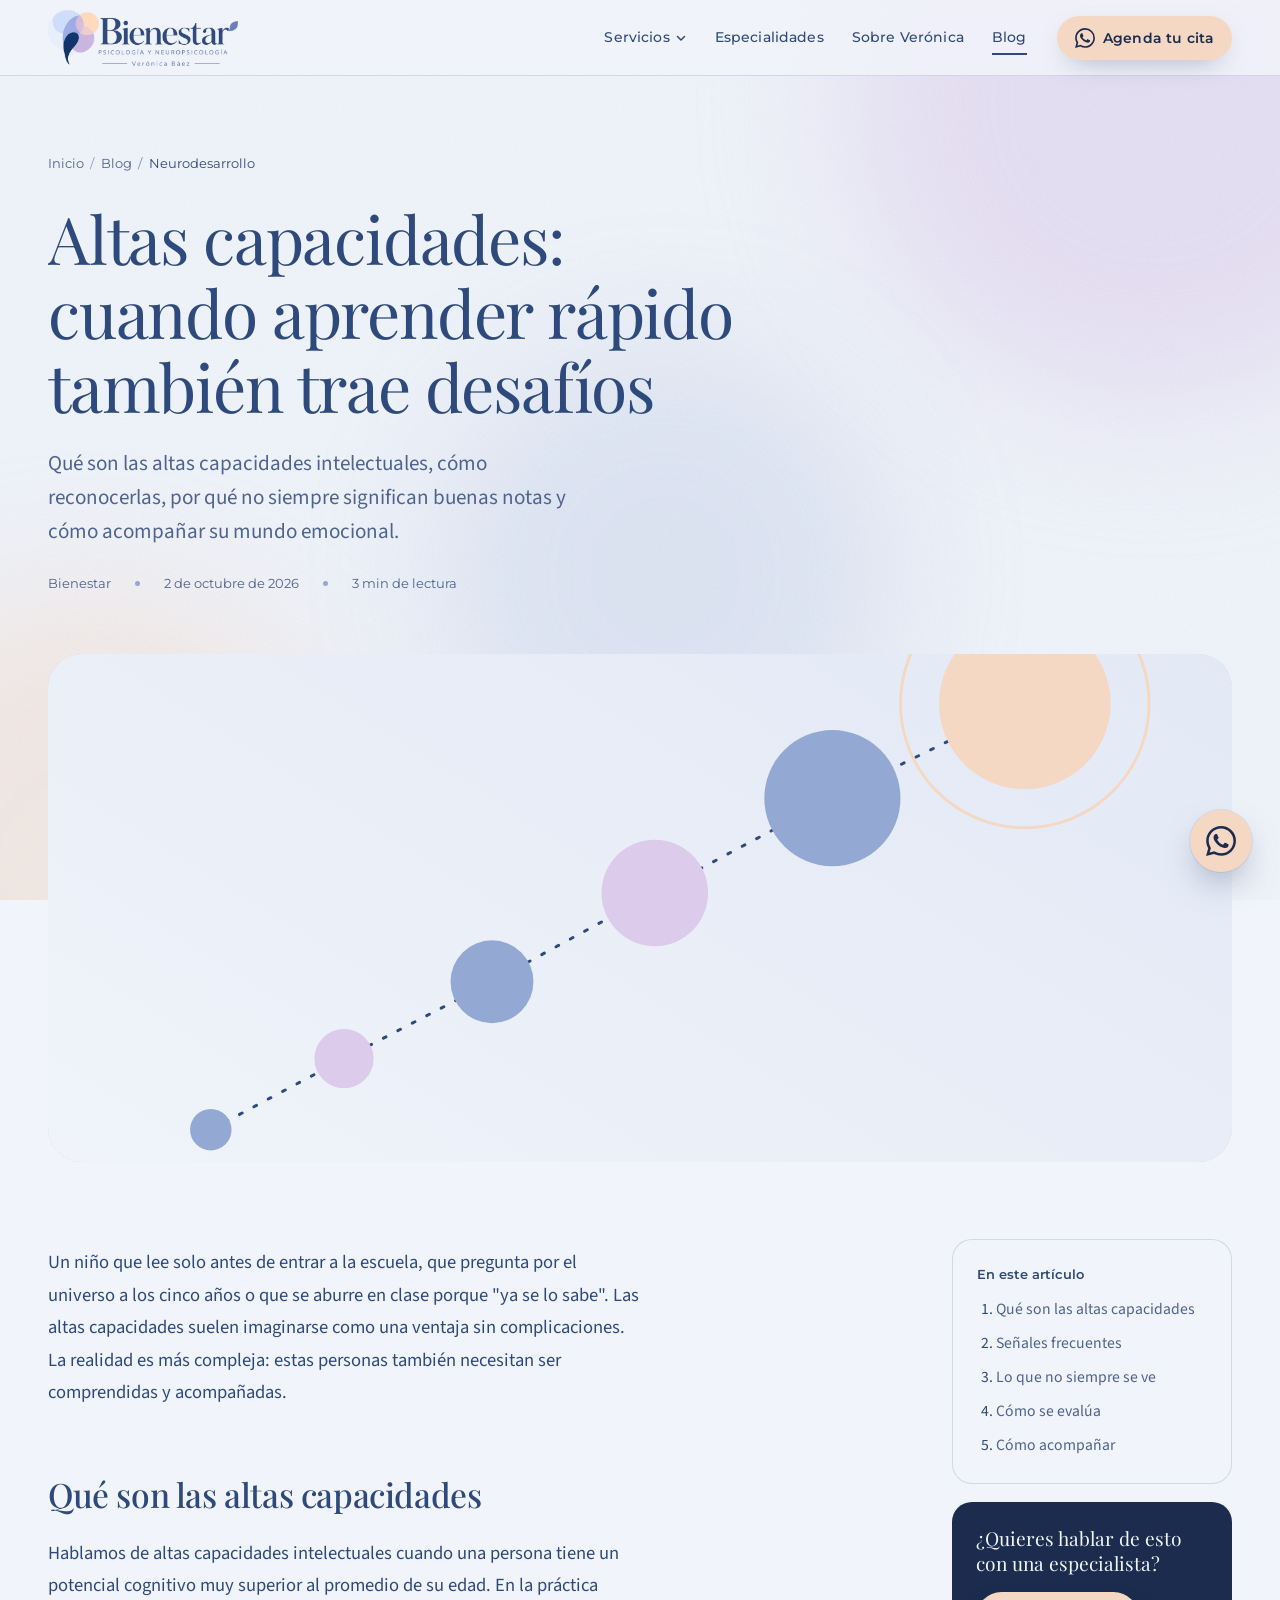
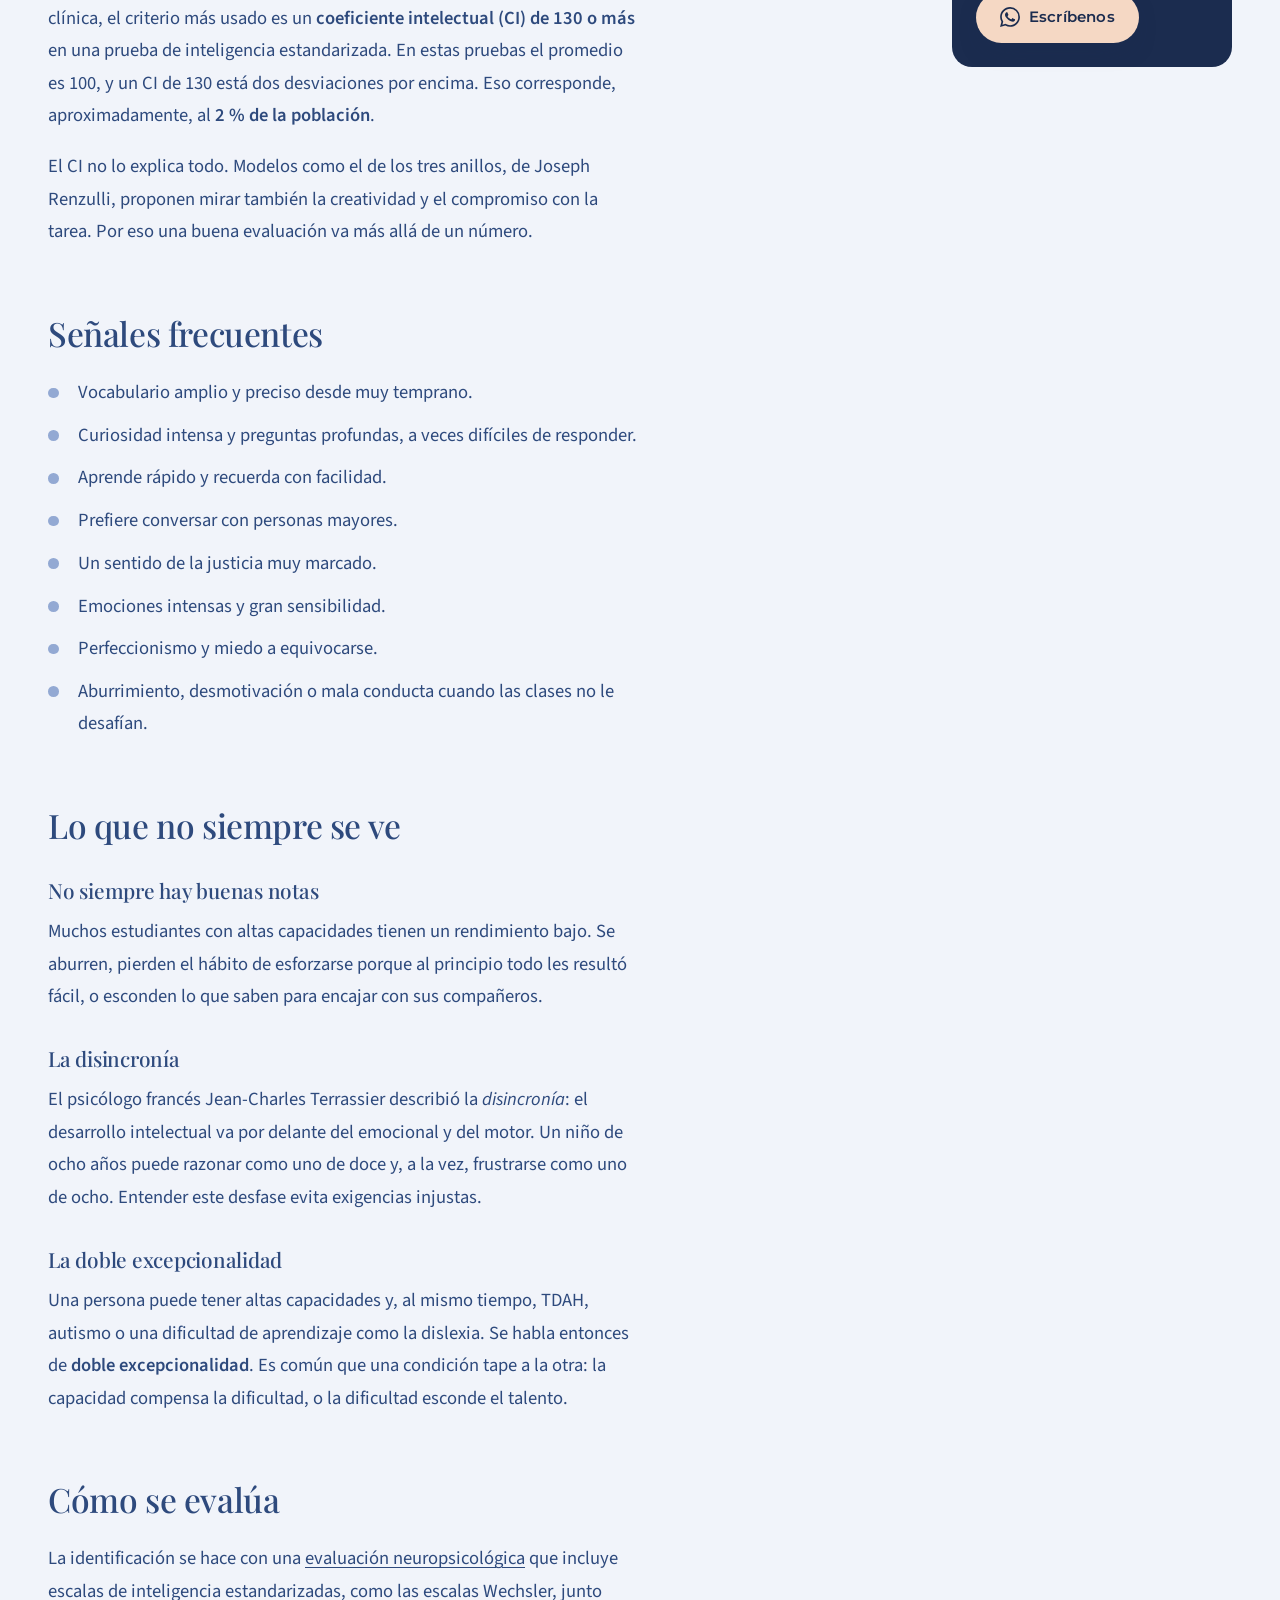
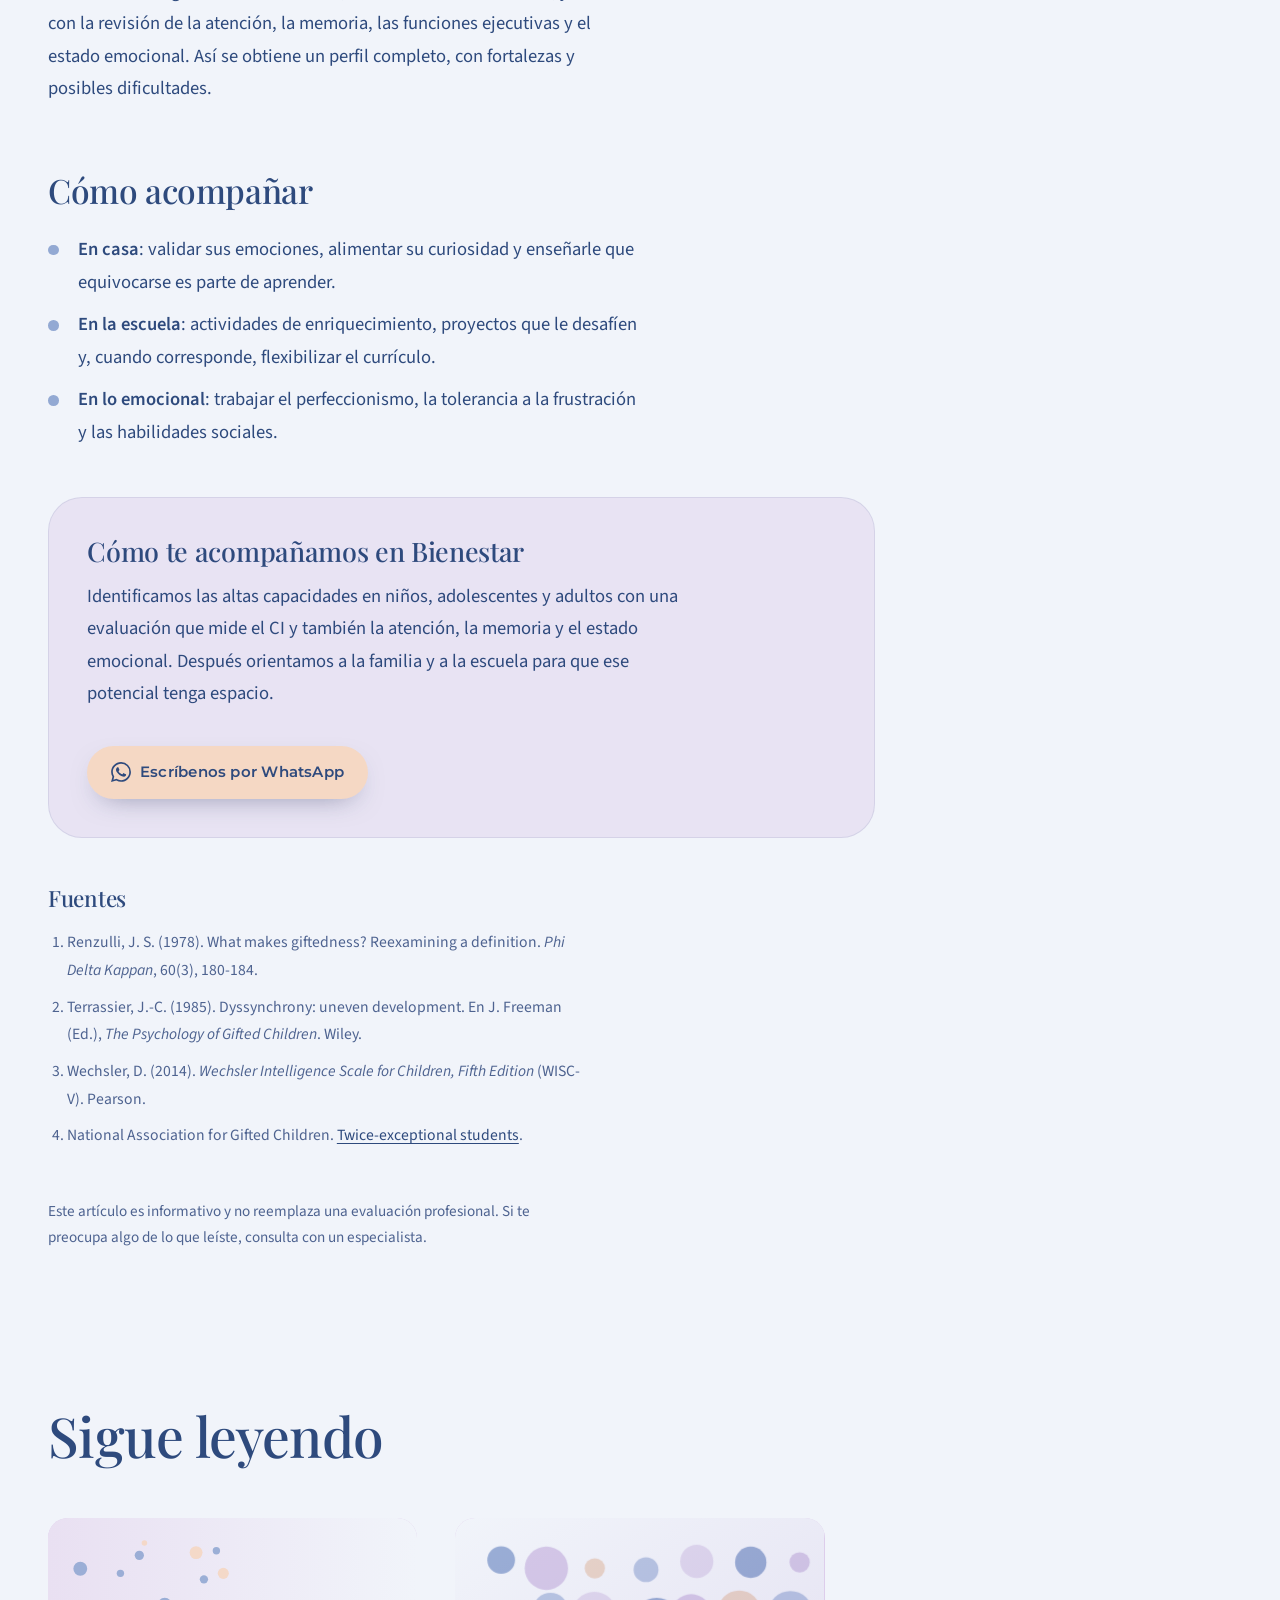
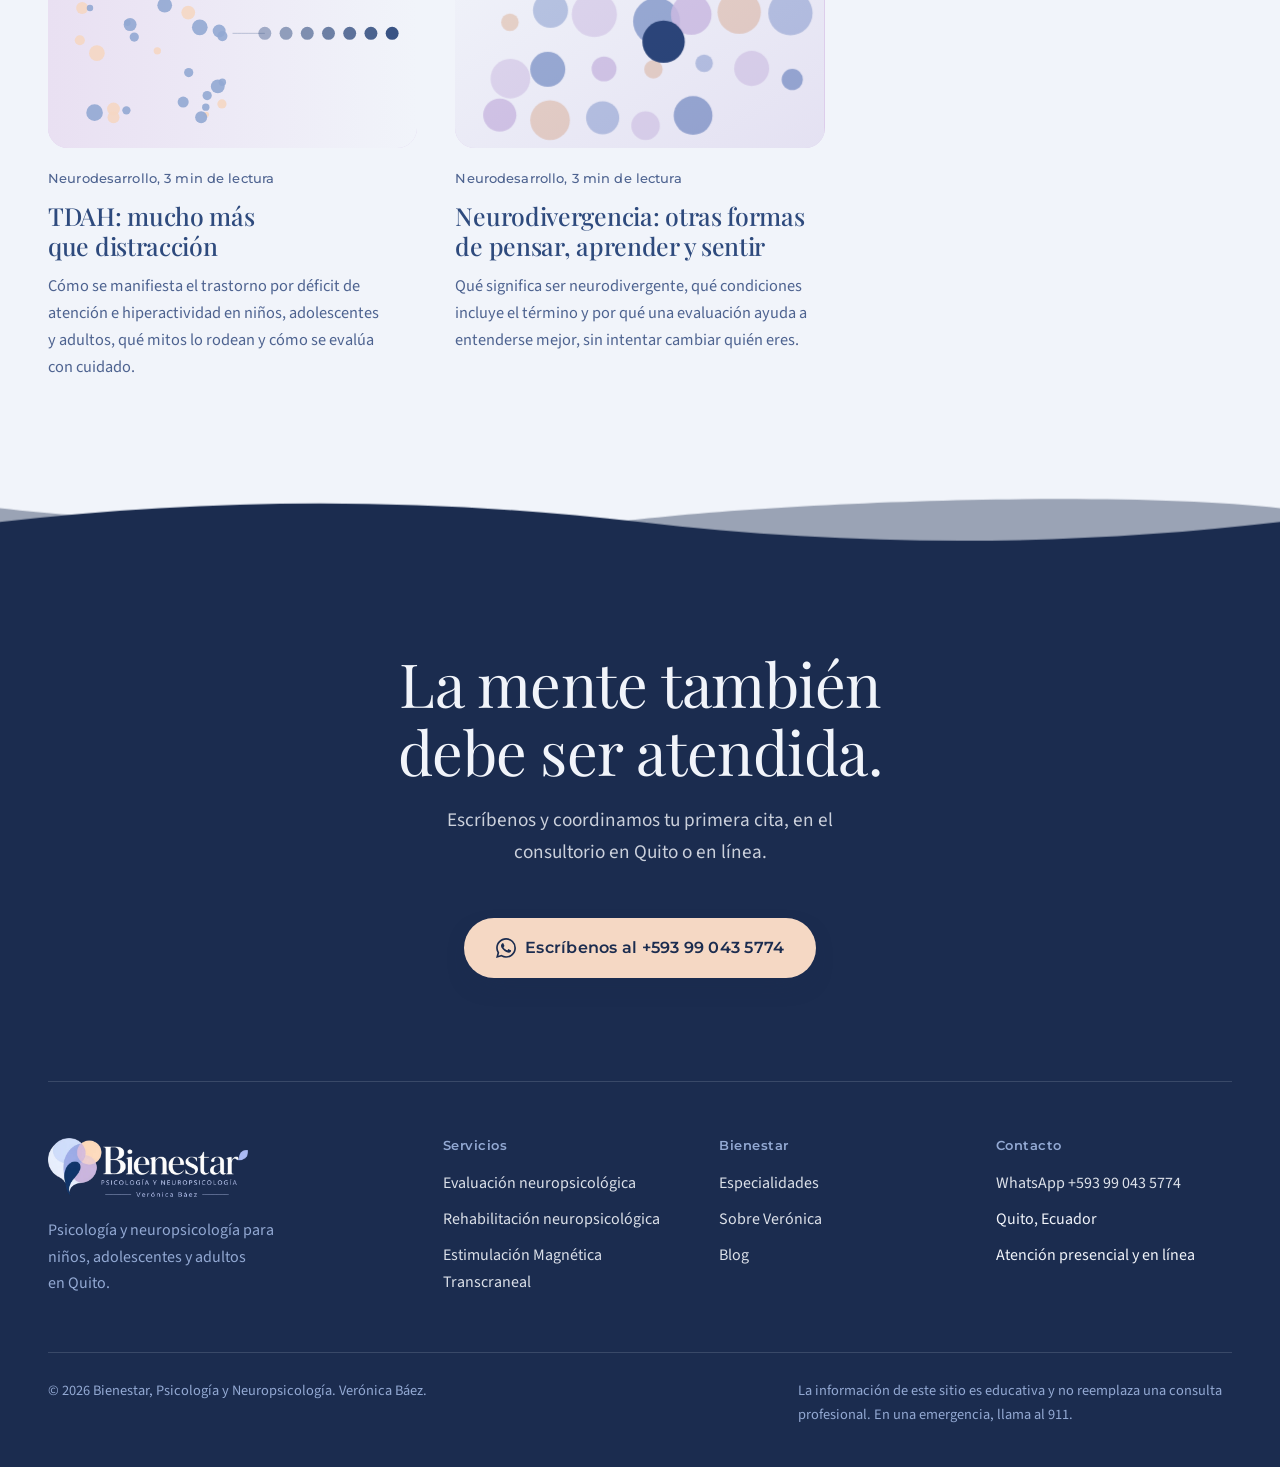
<file: blog/altas-capacidades.html>
<!doctype html>
<html lang="es-EC">
<head>
<meta charset="utf-8">
<meta name="viewport" content="width=device-width, initial-scale=1">
<title>Altas capacidades: cuando aprender rápido también trae desafíos | Blog Bienestar</title>
<meta name="description" content="Qué son las altas capacidades intelectuales, cómo reconocerlas, por qué no siempre significan buenas notas y cómo acompañar su mundo emocional.">
<meta name="theme-color" content="#F1F4FA">
<link rel="icon" href="data:image/svg+xml,%3Csvg%20xmlns%3D'http%3A%2F%2Fwww.w3.org%2F2000%2Fsvg'%20viewBox%3D'0%200%2064%2064'%3E%3Ccircle%20cx%3D'25'%20cy%3D'27'%20r%3D'19'%20fill%3D'%2393A9D3'%20fill-opacity%3D'.85'%2F%3E%3Ccircle%20cx%3D'41'%20cy%3D'21'%20r%3D'13'%20fill%3D'%23F5D8C4'%2F%3E%3Ccircle%20cx%3D'39'%20cy%3D'36'%20r%3D'14'%20fill%3D'%23DCCBEA'%20fill-opacity%3D'.95'%2F%3E%3Cpath%20d%3D'M28%2030c7-5%2013%201%2010%208-3%206-9%209-10%2022-3-9-7-16-6-22%201-5%203-7%206-8z'%20fill%3D'%232E4A7D'%2F%3E%3C%2Fsvg%3E">
<link rel="preconnect" href="https://fonts.googleapis.com">
<link rel="preconnect" href="https://fonts.gstatic.com" crossorigin>
<link rel="stylesheet" href="https://fonts.googleapis.com/css2?family=Montserrat:wght@500;600&family=Parisienne&family=Playfair+Display:wght@400;500&family=Source+Sans+3:ital,wght@0,400;0,600;1,400&display=swap">
<link rel="stylesheet" href="../assets/css/estilos.css">
<meta property="og:type" content="article">
<meta property="og:site_name" content="Bienestar">
<meta property="og:locale" content="es_EC">
<meta property="og:title" content="Altas capacidades: cuando aprender rápido también trae desafíos | Blog Bienestar">
<meta property="og:description" content="Qué son las altas capacidades intelectuales, cómo reconocerlas, por qué no siempre significan buenas notas y cómo acompañar su mundo emocional.">
<link rel="canonical" href="https://drommerg.github.io/bienestar-website/blog/altas-capacidades.html">
<meta property="og:url" content="https://drommerg.github.io/bienestar-website/blog/altas-capacidades.html">
<meta property="og:image" content="https://drommerg.github.io/bienestar-website/assets/img/og-bienestar.jpg">
<script>document.documentElement.classList.add('js')</script>
<script type="application/ld+json">{"@context":"https://schema.org","@type":"BlogPosting","headline":"Altas capacidades: cuando aprender rápido también trae desafíos","description":"Qué son las altas capacidades intelectuales, cómo reconocerlas, por qué no siempre significan buenas notas y cómo acompañar su mundo emocional.","datePublished":"2026-10-02","dateModified":"2026-10-02","inLanguage":"es","author":{"@type":"Organization","name":"Bienestar, Psicología y Neuropsicología"},"publisher":{"@type":"Organization","name":"Bienestar, Psicología y Neuropsicología"},"mainEntityOfPage":"https://drommerg.github.io/bienestar-website/blog/altas-capacidades.html","image":"https://drommerg.github.io/bienestar-website/assets/img/og-bienestar.jpg"}</script>
<script type="application/ld+json">{"@context":"https://schema.org","@type":"BreadcrumbList","itemListElement":[{"@type":"ListItem","position":1,"name":"Inicio","item":"https://drommerg.github.io/bienestar-website/"},{"@type":"ListItem","position":2,"name":"Blog","item":"https://drommerg.github.io/bienestar-website/blog/index.html"},{"@type":"ListItem","position":3,"name":"Altas capacidades: cuando aprender rápido también trae desafíos","item":"https://drommerg.github.io/bienestar-website/blog/altas-capacidades.html"}]}</script>
</head>
<body class="">
<a class="salto" href="#principal">Saltar al contenido</a>
<div class="ambiente" aria-hidden="true"><span class="a1"></span><span class="a2"></span><span class="a3"></span></div>
<header class="cabecera">
  <div class="contenedor cabecera-int">
    <a class="marca" href="../index.html" aria-label="Bienestar, Psicología y Neuropsicología. Ir al inicio">
      <img class="logo-oscuro" src="../assets/img/logo-oscuro.webp" alt="" width="640" height="190">
      <img class="logo-claro" src="../assets/img/logo-claro.webp" alt="" width="640" height="190">
    </a>
    <nav class="nav" aria-label="Principal">
      <ul class="nav-lista">
        <li class="tiene-submenu">
          <button class="nav-enlace" type="button" aria-expanded="false" aria-controls="sub-servicios">Servicios <svg class="chev" viewBox="0 0 12 12" aria-hidden="true" focusable="false"><path d="M2.5 4.5 6 8l3.5-3.5" fill="none" stroke="currentColor" stroke-width="1.5" stroke-linecap="round" stroke-linejoin="round"/></svg></button>
          <ul class="submenu" id="sub-servicios"><li><a href="../servicios/evaluacion-neuropsicologica.html">Evaluación neuropsicológica<small>Entender cómo funciona la mente</small></a></li><li><a href="../servicios/rehabilitacion-neuropsicologica.html">Rehabilitación neuropsicológica<small>Fortalecer lo que más cuesta</small></a></li><li><a href="../servicios/estimulacion-magnetica-transcraneal.html">Estimulación Magnética Transcraneal<small>EMT no invasiva, en 21 días</small></a></li></ul>
        </li>
        <li><a class="nav-enlace" href="../especialidades.html">Especialidades</a></li>
        <li><a class="nav-enlace" href="../sobre-veronica.html">Sobre Verónica</a></li>
        <li><a class="nav-enlace" href="../blog/index.html" aria-current="page">Blog</a></li>
      </ul>
      <a class="boton boton--wa boton--cab" href="https://wa.me/593990435774?text=Hola%2C%20le%C3%AD%20el%20art%C3%ADculo%20%22Altas%20capacidades%3A%20cuando%20aprender%20r%C3%A1pido%20tambi%C3%A9n%20trae%20desaf%C3%ADos%22%20y%20quiero%20hacer%20una%20consulta." target="_blank" rel="noopener"><svg viewBox="0 0 24 24" aria-hidden="true" focusable="false"><path fill="currentColor" d="M17.472 14.382c-.297-.149-1.758-.867-2.03-.967-.273-.099-.471-.148-.67.15-.197.297-.767.966-.94 1.164-.173.199-.347.223-.644.075-.297-.15-1.255-.463-2.39-1.475-.883-.788-1.48-1.761-1.653-2.059-.173-.297-.018-.458.13-.606.134-.133.298-.347.446-.52.149-.174.198-.298.298-.497.099-.198.05-.371-.025-.52-.075-.149-.669-1.612-.916-2.207-.242-.579-.487-.5-.669-.51-.173-.008-.371-.01-.57-.01-.198 0-.52.074-.792.372-.272.297-1.04 1.016-1.04 2.479 0 1.462 1.065 2.875 1.213 3.074.149.198 2.096 3.2 5.077 4.487.709.306 1.262.489 1.694.625.712.227 1.36.195 1.871.118.571-.085 1.758-.719 2.006-1.413.248-.694.248-1.289.173-1.413-.074-.124-.272-.198-.57-.347m-5.421 7.403h-.004a9.87 9.87 0 0 1-5.031-1.378l-.361-.214-3.741.982.998-3.648-.235-.374a9.86 9.86 0 0 1-1.51-5.26c.001-5.45 4.436-9.884 9.888-9.884 2.64 0 5.122 1.03 6.988 2.898a9.825 9.825 0 0 1 2.893 6.994c-.003 5.45-4.437 9.884-9.885 9.884m8.413-18.297A11.815 11.815 0 0 0 12.05 0C5.495 0 .16 5.335.157 11.892c0 2.096.547 4.142 1.588 5.945L.057 24l6.305-1.654a11.882 11.882 0 0 0 5.683 1.448h.005c6.554 0 11.89-5.335 11.893-11.893a11.821 11.821 0 0 0-3.48-8.413Z"/></svg><span>Agenda tu cita</span></a>
      <button class="menu-boton" type="button" aria-expanded="false" aria-controls="menu-movil" aria-label="Abrir menú"><span></span><span></span></button>
    </nav>
  </div>
</header>
<div class="menu-movil" id="menu-movil" data-cabecera="oscura" inert>
  <div class="menu-movil-int contenedor">
    <ul class="menu-lista">
      <li><a href="../index.html">Inicio</a></li>
      <li class="menu-grupo"><span>Servicios</span><ul><li><a href="../servicios/evaluacion-neuropsicologica.html">Evaluación neuropsicológica</a></li><li><a href="../servicios/rehabilitacion-neuropsicologica.html">Rehabilitación neuropsicológica</a></li><li><a href="../servicios/estimulacion-magnetica-transcraneal.html">Estimulación Magnética Transcraneal</a></li></ul></li>
      <li><a href="../especialidades.html">Especialidades</a></li>
      <li><a href="../sobre-veronica.html">Sobre Verónica</a></li>
      <li><a href="../blog/index.html">Blog</a></li>
    </ul>
    <a class="boton boton--wa" href="https://wa.me/593990435774?text=Hola%2C%20le%C3%AD%20el%20art%C3%ADculo%20%22Altas%20capacidades%3A%20cuando%20aprender%20r%C3%A1pido%20tambi%C3%A9n%20trae%20desaf%C3%ADos%22%20y%20quiero%20hacer%20una%20consulta." target="_blank" rel="noopener"><svg viewBox="0 0 24 24" aria-hidden="true" focusable="false"><path fill="currentColor" d="M17.472 14.382c-.297-.149-1.758-.867-2.03-.967-.273-.099-.471-.148-.67.15-.197.297-.767.966-.94 1.164-.173.199-.347.223-.644.075-.297-.15-1.255-.463-2.39-1.475-.883-.788-1.48-1.761-1.653-2.059-.173-.297-.018-.458.13-.606.134-.133.298-.347.446-.52.149-.174.198-.298.298-.497.099-.198.05-.371-.025-.52-.075-.149-.669-1.612-.916-2.207-.242-.579-.487-.5-.669-.51-.173-.008-.371-.01-.57-.01-.198 0-.52.074-.792.372-.272.297-1.04 1.016-1.04 2.479 0 1.462 1.065 2.875 1.213 3.074.149.198 2.096 3.2 5.077 4.487.709.306 1.262.489 1.694.625.712.227 1.36.195 1.871.118.571-.085 1.758-.719 2.006-1.413.248-.694.248-1.289.173-1.413-.074-.124-.272-.198-.57-.347m-5.421 7.403h-.004a9.87 9.87 0 0 1-5.031-1.378l-.361-.214-3.741.982.998-3.648-.235-.374a9.86 9.86 0 0 1-1.51-5.26c.001-5.45 4.436-9.884 9.888-9.884 2.64 0 5.122 1.03 6.988 2.898a9.825 9.825 0 0 1 2.893 6.994c-.003 5.45-4.437 9.884-9.885 9.884m8.413-18.297A11.815 11.815 0 0 0 12.05 0C5.495 0 .16 5.335.157 11.892c0 2.096.547 4.142 1.588 5.945L.057 24l6.305-1.654a11.882 11.882 0 0 0 5.683 1.448h.005c6.554 0 11.89-5.335 11.893-11.893a11.821 11.821 0 0 0-3.48-8.413Z"/></svg><span>Escríbenos por WhatsApp</span></a>
    <p class="menu-dato">Quito, Ecuador. Presencial y en línea.</p>
  </div>
</div>
<main id="principal" tabindex="-1">

<article class="articulo">
  <header class="articulo-cabecera">
    <div class="contenedor">
      <nav class="migas" aria-label="Estás aquí"><ol><li><a href="../index.html">Inicio</a></li><li><a href="../blog/index.html">Blog</a></li><li aria-current="page">Neurodesarrollo</li></ol></nav>
      <h1 class="emerge">Altas capacidades: cuando aprender rápido también trae desafíos</h1>
      <p class="entrada revela">Qué son las altas capacidades intelectuales, cómo reconocerlas, por qué no siempre significan buenas notas y cómo acompañar su mundo emocional.</p>
      <p class="articulo-meta revela" style="--i:1"><span>Bienestar</span><span><time datetime="2026-10-02">2 de octubre de 2026</time></span><span>3 min de lectura</span></p>
    </div>
    <div class="contenedor">
      <div class="portada portada--grande revela" style="--i:2"><svg viewBox="0 0 800 500" preserveAspectRatio="xMidYMid slice" aria-hidden="true" focusable="false"><defs><linearGradient id="g-altas-capacidades" x1="0" y1="1" x2="1" y2="0"><stop offset="0" stop-color="#F1F4FA"/><stop offset="1" stop-color="#E1E8F5"/></linearGradient></defs><rect width="800" height="500" fill="url(#g-altas-capacidades)"/><path d="M110 400 L200 352 L300 300 L410 240 L530 176 L660 112" stroke="#2E4A7D" stroke-width="2" stroke-dasharray="2 9" stroke-linecap="round" fill="none"/><circle cx="110" cy="400" r="14" fill="#93A9D3"/><circle cx="200" cy="352" r="20" fill="#DCCBEA"/><circle cx="300" cy="300" r="28" fill="#93A9D3"/><circle cx="410" cy="240" r="36" fill="#DCCBEA"/><circle cx="530" cy="176" r="46" fill="#93A9D3"/><circle cx="660" cy="112" r="58" fill="#F5D8C4"/><circle cx="660" cy="112" r="84" fill="none" stroke="#F5D8C4" stroke-width="2"/></svg></div>
    </div>
  </header>
  <div class="contenedor articulo-cuerpo">
    <div class="prosa prosa--articulo">
      
<p>Un niño que lee solo antes de entrar a la escuela, que pregunta por el universo a los cinco años o que se aburre en clase porque "ya se lo sabe". Las altas capacidades suelen imaginarse como una ventaja sin complicaciones. La realidad es más compleja: estas personas también necesitan ser comprendidas y acompañadas.</p>

<h2 id="que-son-las-altas-capacidades">Qué son las altas capacidades</h2>
<p>Hablamos de altas capacidades intelectuales cuando una persona tiene un potencial cognitivo muy superior al promedio de su edad. En la práctica clínica, el criterio más usado es un <strong>coeficiente intelectual (CI) de 130 o más</strong> en una prueba de inteligencia estandarizada. En estas pruebas el promedio es 100, y un CI de 130 está dos desviaciones por encima. Eso corresponde, aproximadamente, al <strong>2 % de la población</strong>.</p>
<p>El CI no lo explica todo. Modelos como el de los tres anillos, de Joseph Renzulli, proponen mirar también la creatividad y el compromiso con la tarea. Por eso una buena evaluación va más allá de un número.</p>

<h2 id="senales-frecuentes">Señales frecuentes</h2>
<ul>
  <li>Vocabulario amplio y preciso desde muy temprano.</li>
  <li>Curiosidad intensa y preguntas profundas, a veces difíciles de responder.</li>
  <li>Aprende rápido y recuerda con facilidad.</li>
  <li>Prefiere conversar con personas mayores.</li>
  <li>Un sentido de la justicia muy marcado.</li>
  <li>Emociones intensas y gran sensibilidad.</li>
  <li>Perfeccionismo y miedo a equivocarse.</li>
  <li>Aburrimiento, desmotivación o mala conducta cuando las clases no le desafían.</li>
</ul>

<h2 id="lo-que-no-siempre-se-ve">Lo que no siempre se ve</h2>
<h3>No siempre hay buenas notas</h3>
<p>Muchos estudiantes con altas capacidades tienen un rendimiento bajo. Se aburren, pierden el hábito de esforzarse porque al principio todo les resultó fácil, o esconden lo que saben para encajar con sus compañeros.</p>
<h3>La disincronía</h3>
<p>El psicólogo francés Jean-Charles Terrassier describió la <em>disincronía</em>: el desarrollo intelectual va por delante del emocional y del motor. Un niño de ocho años puede razonar como uno de doce y, a la vez, frustrarse como uno de ocho. Entender este desfase evita exigencias injustas.</p>
<h3>La doble excepcionalidad</h3>
<p>Una persona puede tener altas capacidades y, al mismo tiempo, TDAH, autismo o una dificultad de aprendizaje como la dislexia. Se habla entonces de <strong>doble excepcionalidad</strong>. Es común que una condición tape a la otra: la capacidad compensa la dificultad, o la dificultad esconde el talento.</p>

<h2 id="como-se-evalua">Cómo se evalúa</h2>
<p>La identificación se hace con una <a href="../servicios/evaluacion-neuropsicologica.html">evaluación neuropsicológica</a> que incluye escalas de inteligencia estandarizadas, como las escalas Wechsler, junto con la revisión de la atención, la memoria, las funciones ejecutivas y el estado emocional. Así se obtiene un perfil completo, con fortalezas y posibles dificultades.</p>

<h2 id="como-acompanar">Cómo acompañar</h2>
<ul>
  <li><strong>En casa</strong>: validar sus emociones, alimentar su curiosidad y enseñarle que equivocarse es parte de aprender.</li>
  <li><strong>En la escuela</strong>: actividades de enriquecimiento, proyectos que le desafíen y, cuando corresponde, flexibilizar el currículo.</li>
  <li><strong>En lo emocional</strong>: trabajar el perfeccionismo, la tolerancia a la frustración y las habilidades sociales.</li>
</ul>
      <aside class="nota" aria-label="Cómo te acompañamos en Bienestar">
        <h2 class="nota-titulo">Cómo te acompañamos en Bienestar</h2>
        <p>Identificamos las altas capacidades en niños, adolescentes y adultos con una evaluación que mide el CI y también la atención, la memoria y el estado emocional. Después orientamos a la familia y a la escuela para que ese potencial tenga espacio.</p>
        <a class="boton boton--wa " href="https://wa.me/593990435774?text=Hola%2C%20le%C3%AD%20el%20art%C3%ADculo%20%22Altas%20capacidades%3A%20cuando%20aprender%20r%C3%A1pido%20tambi%C3%A9n%20trae%20desaf%C3%ADos%22%20y%20quiero%20hacer%20una%20consulta." target="_blank" rel="noopener"><svg viewBox="0 0 24 24" aria-hidden="true" focusable="false"><path fill="currentColor" d="M17.472 14.382c-.297-.149-1.758-.867-2.03-.967-.273-.099-.471-.148-.67.15-.197.297-.767.966-.94 1.164-.173.199-.347.223-.644.075-.297-.15-1.255-.463-2.39-1.475-.883-.788-1.48-1.761-1.653-2.059-.173-.297-.018-.458.13-.606.134-.133.298-.347.446-.52.149-.174.198-.298.298-.497.099-.198.05-.371-.025-.52-.075-.149-.669-1.612-.916-2.207-.242-.579-.487-.5-.669-.51-.173-.008-.371-.01-.57-.01-.198 0-.52.074-.792.372-.272.297-1.04 1.016-1.04 2.479 0 1.462 1.065 2.875 1.213 3.074.149.198 2.096 3.2 5.077 4.487.709.306 1.262.489 1.694.625.712.227 1.36.195 1.871.118.571-.085 1.758-.719 2.006-1.413.248-.694.248-1.289.173-1.413-.074-.124-.272-.198-.57-.347m-5.421 7.403h-.004a9.87 9.87 0 0 1-5.031-1.378l-.361-.214-3.741.982.998-3.648-.235-.374a9.86 9.86 0 0 1-1.51-5.26c.001-5.45 4.436-9.884 9.888-9.884 2.64 0 5.122 1.03 6.988 2.898a9.825 9.825 0 0 1 2.893 6.994c-.003 5.45-4.437 9.884-9.885 9.884m8.413-18.297A11.815 11.815 0 0 0 12.05 0C5.495 0 .16 5.335.157 11.892c0 2.096.547 4.142 1.588 5.945L.057 24l6.305-1.654a11.882 11.882 0 0 0 5.683 1.448h.005c6.554 0 11.89-5.335 11.893-11.893a11.821 11.821 0 0 0-3.48-8.413Z"/></svg><span>Escríbenos por WhatsApp</span></a>
      </aside>
      <section class="fuentes" aria-labelledby="fuentes-titulo">
        <h2 id="fuentes-titulo">Fuentes</h2>
        <ol><li>Renzulli, J. S. (1978). What makes giftedness? Reexamining a definition. <em>Phi Delta Kappan</em>, 60(3), 180-184.</li><li>Terrassier, J.-C. (1985). Dyssynchrony: uneven development. En J. Freeman (Ed.), <em>The Psychology of Gifted Children</em>. Wiley.</li><li>Wechsler, D. (2014). <em>Wechsler Intelligence Scale for Children, Fifth Edition</em> (WISC-V). Pearson.</li><li>National Association for Gifted Children. <a href="https://nagc.org" target="_blank" rel="noopener">Twice-exceptional students</a>.</li></ol>
      </section>
      <p class="aviso">Este artículo es informativo y no reemplaza una evaluación profesional. Si te preocupa algo de lo que leíste, consulta con un especialista.</p>
    </div>
    <aside class="articulo-lateral" aria-label="En este artículo">
      <div class="lateral-caja">
        <p class="lateral-titulo">En este artículo</p>
        <ol class="lateral-indice"><li><a href="#que-son-las-altas-capacidades">Qué son las altas capacidades</a></li><li><a href="#senales-frecuentes">Señales frecuentes</a></li><li><a href="#lo-que-no-siempre-se-ve">Lo que no siempre se ve</a></li><li><a href="#como-se-evalua">Cómo se evalúa</a></li><li><a href="#como-acompanar">Cómo acompañar</a></li></ol>
      </div>
      <div class="lateral-caja lateral-caja--cta">
        <p>¿Quieres hablar de esto con una especialista?</p>
        <a class="boton boton--wa " href="https://wa.me/593990435774?text=Hola%2C%20le%C3%AD%20el%20art%C3%ADculo%20%22Altas%20capacidades%3A%20cuando%20aprender%20r%C3%A1pido%20tambi%C3%A9n%20trae%20desaf%C3%ADos%22%20y%20quiero%20hacer%20una%20consulta." target="_blank" rel="noopener"><svg viewBox="0 0 24 24" aria-hidden="true" focusable="false"><path fill="currentColor" d="M17.472 14.382c-.297-.149-1.758-.867-2.03-.967-.273-.099-.471-.148-.67.15-.197.297-.767.966-.94 1.164-.173.199-.347.223-.644.075-.297-.15-1.255-.463-2.39-1.475-.883-.788-1.48-1.761-1.653-2.059-.173-.297-.018-.458.13-.606.134-.133.298-.347.446-.52.149-.174.198-.298.298-.497.099-.198.05-.371-.025-.52-.075-.149-.669-1.612-.916-2.207-.242-.579-.487-.5-.669-.51-.173-.008-.371-.01-.57-.01-.198 0-.52.074-.792.372-.272.297-1.04 1.016-1.04 2.479 0 1.462 1.065 2.875 1.213 3.074.149.198 2.096 3.2 5.077 4.487.709.306 1.262.489 1.694.625.712.227 1.36.195 1.871.118.571-.085 1.758-.719 2.006-1.413.248-.694.248-1.289.173-1.413-.074-.124-.272-.198-.57-.347m-5.421 7.403h-.004a9.87 9.87 0 0 1-5.031-1.378l-.361-.214-3.741.982.998-3.648-.235-.374a9.86 9.86 0 0 1-1.51-5.26c.001-5.45 4.436-9.884 9.888-9.884 2.64 0 5.122 1.03 6.988 2.898a9.825 9.825 0 0 1 2.893 6.994c-.003 5.45-4.437 9.884-9.885 9.884m8.413-18.297A11.815 11.815 0 0 0 12.05 0C5.495 0 .16 5.335.157 11.892c0 2.096.547 4.142 1.588 5.945L.057 24l6.305-1.654a11.882 11.882 0 0 0 5.683 1.448h.005c6.554 0 11.89-5.335 11.893-11.893a11.821 11.821 0 0 0-3.48-8.413Z"/></svg><span>Escríbenos</span></a>
      </div>
    </aside>
  </div>
</article>

<section class="seccion relacionados" aria-labelledby="rel-titulo">
  <div class="contenedor">
    <h2 id="rel-titulo" class="titulo emerge">Sigue leyendo</h2>
    <div class="tarjetas"><a class="tarjeta-articulo revela" style="--i:0" href="../blog/tdah.html" data-categoria="Neurodesarrollo">
      <span class="portada"><svg viewBox="0 0 800 500" preserveAspectRatio="xMidYMid slice" aria-hidden="true" focusable="false"><defs><linearGradient id="g-tdah" x1="0" y1="0" x2="1" y2="0"><stop offset="0" stop-color="#E9E0F2"/><stop offset="1" stop-color="#F1F4FA"/></linearGradient></defs><rect width="800" height="500" fill="url(#g-tdah)"/><path d="M400 250 C430 250 440 250 470 250" stroke="#2E4A7D" stroke-opacity=".3" stroke-width="2" fill="none"/><circle cx="142" cy="414" r="14" fill="#F5D8C4" fill-opacity=".9"/><circle cx="305" cy="335" r="10" fill="#93A9D3" fill-opacity=".9"/><circle cx="338" cy="133" r="9" fill="#93A9D3" fill-opacity=".9"/><circle cx="142" cy="432" r="13" fill="#F5D8C4" fill-opacity=".9"/><circle cx="371" cy="245" r="14" fill="#93A9D3" fill-opacity=".9"/><circle cx="70" cy="110" r="15" fill="#93A9D3" fill-opacity=".9"/><circle cx="74" cy="195" r="13" fill="#F5D8C4" fill-opacity=".9"/><circle cx="345" cy="385" r="10" fill="#93A9D3" fill-opacity=".9"/><circle cx="198" cy="81" r="10" fill="#93A9D3" fill-opacity=".9"/><circle cx="343" cy="426" r="6" fill="#F5D8C4" fill-opacity=".9"/><circle cx="187" cy="258" r="10" fill="#93A9D3" fill-opacity=".9"/><circle cx="378" cy="256" r="11" fill="#93A9D3" fill-opacity=".9"/><circle cx="209" cy="54" r="6" fill="#F5D8C4" fill-opacity=".9"/><circle cx="329" cy="237" r="17" fill="#93A9D3" fill-opacity=".9"/><circle cx="332" cy="432" r="13" fill="#93A9D3" fill-opacity=".9"/><circle cx="106" cy="293" r="17" fill="#F5D8C4" fill-opacity=".9"/><circle cx="368" cy="365" r="15" fill="#93A9D3" fill-opacity=".9"/><circle cx="91" cy="195" r="7" fill="#93A9D3" fill-opacity=".9"/><circle cx="69" cy="265" r="11" fill="#F5D8C4" fill-opacity=".9"/><circle cx="342" cy="410" r="8" fill="#93A9D3" fill-opacity=".9"/><circle cx="365" cy="71" r="8" fill="#93A9D3" fill-opacity=".9"/><circle cx="377" cy="403" r="10" fill="#F5D8C4" fill-opacity=".9"/><circle cx="178" cy="231" r="14" fill="#93A9D3" fill-opacity=".9"/><circle cx="253" cy="189" r="16" fill="#93A9D3" fill-opacity=".9"/><circle cx="237" cy="288" r="8" fill="#F5D8C4" fill-opacity=".9"/><circle cx="172" cy="227" r="7" fill="#93A9D3" fill-opacity=".9"/><circle cx="101" cy="422" r="18" fill="#93A9D3" fill-opacity=".9"/><circle cx="321" cy="75" r="14" fill="#F5D8C4" fill-opacity=".9"/><circle cx="170" cy="417" r="9" fill="#93A9D3" fill-opacity=".9"/><circle cx="378" cy="356" r="8" fill="#93A9D3" fill-opacity=".9"/><circle cx="380" cy="120" r="12" fill="#F5D8C4" fill-opacity=".9"/><circle cx="293" cy="399" r="12" fill="#93A9D3" fill-opacity=".9"/><circle cx="157" cy="120" r="8" fill="#93A9D3" fill-opacity=".9"/><circle cx="304" cy="205" r="15" fill="#F5D8C4" fill-opacity=".9"/><circle cx="470" cy="250" r="14" fill="#2E4A7D" fill-opacity="0.40"/><circle cx="516" cy="250" r="14" fill="#2E4A7D" fill-opacity="0.49"/><circle cx="562" cy="250" r="14" fill="#2E4A7D" fill-opacity="0.58"/><circle cx="608" cy="250" r="14" fill="#2E4A7D" fill-opacity="0.67"/><circle cx="654" cy="250" r="14" fill="#2E4A7D" fill-opacity="0.76"/><circle cx="700" cy="250" r="14" fill="#2E4A7D" fill-opacity="0.85"/><circle cx="746" cy="250" r="14" fill="#2E4A7D" fill-opacity="0.94"/></svg></span>
      <span class="meta">Neurodesarrollo, 3 min de lectura</span>
      <h3>TDAH: mucho más que distracción</h3>
      <p>Cómo se manifiesta el trastorno por déficit de atención e hiperactividad en niños, adolescentes y adultos, qué mitos lo rodean y cómo se evalúa con cuidado.</p>
    </a><a class="tarjeta-articulo revela" style="--i:1" href="../blog/neurodivergencia.html" data-categoria="Neurodesarrollo">
      <span class="portada"><svg viewBox="0 0 800 500" preserveAspectRatio="xMidYMid slice" aria-hidden="true" focusable="false"><defs><linearGradient id="g-neurodivergencia" x1="0" y1="0" x2="1" y2="1"><stop offset="0" stop-color="#F1F4FA"/><stop offset="1" stop-color="#E4E1F2"/></linearGradient></defs><rect width="800" height="500" fill="url(#g-neurodivergencia)"/><g style="mix-blend-mode:multiply"><circle cx="100" cy="91" r="30" fill="#93A9D3" fill-opacity=".85"/><circle cx="198" cy="109" r="47" fill="#DCCBEA" fill-opacity=".85"/><circle cx="303" cy="109" r="22" fill="#F5D8C4" fill-opacity=".85"/><circle cx="414" cy="112" r="27" fill="#B9C7E4" fill-opacity=".85"/><circle cx="524" cy="94" r="36" fill="#E9DDF1" fill-opacity=".85"/><circle cx="641" cy="96" r="34" fill="#93A9D3" fill-opacity=".85"/><circle cx="747" cy="96" r="22" fill="#DCCBEA" fill-opacity=".85"/><circle cx="119" cy="226" r="19" fill="#F5D8C4" fill-opacity=".85"/><circle cx="207" cy="200" r="38" fill="#B9C7E4" fill-opacity=".85"/><circle cx="302" cy="209" r="49" fill="#E9DDF1" fill-opacity=".85"/><circle cx="437" cy="224" r="51" fill="#93A9D3" fill-opacity=".85"/><circle cx="512" cy="209" r="44" fill="#DCCBEA" fill-opacity=".85"/><circle cx="616" cy="204" r="47" fill="#F5D8C4" fill-opacity=".85"/><circle cx="727" cy="206" r="48" fill="#B9C7E4" fill-opacity=".85"/><circle cx="120" cy="348" r="43" fill="#E9DDF1" fill-opacity=".85"/><circle cx="201" cy="328" r="38" fill="#93A9D3" fill-opacity=".85"/><circle cx="323" cy="327" r="27" fill="#DCCBEA" fill-opacity=".85"/><circle cx="430" cy="328" r="20" fill="#F5D8C4" fill-opacity=".85"/><circle cx="540" cy="315" r="19" fill="#B9C7E4" fill-opacity=".85"/><circle cx="643" cy="326" r="38" fill="#E9DDF1" fill-opacity=".85"/><circle cx="731" cy="350" r="23" fill="#93A9D3" fill-opacity=".85"/><circle cx="97" cy="427" r="36" fill="#DCCBEA" fill-opacity=".85"/><circle cx="206" cy="438" r="43" fill="#F5D8C4" fill-opacity=".85"/><circle cx="320" cy="433" r="36" fill="#B9C7E4" fill-opacity=".85"/><circle cx="413" cy="450" r="31" fill="#E9DDF1" fill-opacity=".85"/><circle cx="516" cy="428" r="42" fill="#93A9D3" fill-opacity=".85"/><circle cx="452" cy="268" r="46" fill="#2E4A7D"/></g></svg></span>
      <span class="meta">Neurodesarrollo, 3 min de lectura</span>
      <h3>Neurodivergencia: otras formas de pensar, aprender y sentir</h3>
      <p>Qué significa ser neurodivergente, qué condiciones incluye el término y por qué una evaluación ayuda a entenderse mejor, sin intentar cambiar quién eres.</p>
    </a></div>
  </div>
</section>
</main>
<footer class="pie" data-cabecera="oscura">
  <div class="ola ola--pie" data-vivo aria-hidden="true" style="color:var(--abismo)">
  <svg class="ola-fondo" viewBox="0 0 2880 120" preserveAspectRatio="none" focusable="false"><path d="M0 44 C180 70 540 86 720 60 C900 34 1260 18 1440 44 C1620 70 1980 86 2160 60 C2340 34 2700 18 2880 44 V120 H0 Z"/></svg>
  <svg class="ola-frente" viewBox="0 0 2880 120" preserveAspectRatio="none" focusable="false"><path d="M0 64 C240 28 480 28 720 64 C960 100 1200 100 1440 64 C1680 28 1920 28 2160 64 C2400 100 2640 100 2880 64 V120 H0 Z"/></svg>
</div>
  <div class="contenedor">
    <section class="pie-cta" aria-labelledby="pie-cta-titulo">
      <h2 id="pie-cta-titulo" class="emerge">La mente también debe ser atendida.</h2>
      <p>Escríbenos y coordinamos tu primera cita, en el consultorio en Quito o en línea.</p>
      <a class="boton boton--wa boton--grande" href="https://wa.me/593990435774?text=Hola%2C%20le%C3%AD%20el%20art%C3%ADculo%20%22Altas%20capacidades%3A%20cuando%20aprender%20r%C3%A1pido%20tambi%C3%A9n%20trae%20desaf%C3%ADos%22%20y%20quiero%20hacer%20una%20consulta." target="_blank" rel="noopener"><svg viewBox="0 0 24 24" aria-hidden="true" focusable="false"><path fill="currentColor" d="M17.472 14.382c-.297-.149-1.758-.867-2.03-.967-.273-.099-.471-.148-.67.15-.197.297-.767.966-.94 1.164-.173.199-.347.223-.644.075-.297-.15-1.255-.463-2.39-1.475-.883-.788-1.48-1.761-1.653-2.059-.173-.297-.018-.458.13-.606.134-.133.298-.347.446-.52.149-.174.198-.298.298-.497.099-.198.05-.371-.025-.52-.075-.149-.669-1.612-.916-2.207-.242-.579-.487-.5-.669-.51-.173-.008-.371-.01-.57-.01-.198 0-.52.074-.792.372-.272.297-1.04 1.016-1.04 2.479 0 1.462 1.065 2.875 1.213 3.074.149.198 2.096 3.2 5.077 4.487.709.306 1.262.489 1.694.625.712.227 1.36.195 1.871.118.571-.085 1.758-.719 2.006-1.413.248-.694.248-1.289.173-1.413-.074-.124-.272-.198-.57-.347m-5.421 7.403h-.004a9.87 9.87 0 0 1-5.031-1.378l-.361-.214-3.741.982.998-3.648-.235-.374a9.86 9.86 0 0 1-1.51-5.26c.001-5.45 4.436-9.884 9.888-9.884 2.64 0 5.122 1.03 6.988 2.898a9.825 9.825 0 0 1 2.893 6.994c-.003 5.45-4.437 9.884-9.885 9.884m8.413-18.297A11.815 11.815 0 0 0 12.05 0C5.495 0 .16 5.335.157 11.892c0 2.096.547 4.142 1.588 5.945L.057 24l6.305-1.654a11.882 11.882 0 0 0 5.683 1.448h.005c6.554 0 11.89-5.335 11.893-11.893a11.821 11.821 0 0 0-3.48-8.413Z"/></svg><span>Escríbenos al +593 99 043 5774</span></a>
    </section>
    <div class="pie-grid">
      <div class="pie-marca">
        <img src="../assets/img/logo-claro.webp" alt="Bienestar, Psicología y Neuropsicología. Verónica Báez" width="640" height="190" loading="lazy">
        <p>Psicología y neuropsicología para niños, adolescentes y adultos en Quito.</p>
      </div>
      <nav aria-label="Servicios">
        <h3>Servicios</h3>
        <ul><li><a href="../servicios/evaluacion-neuropsicologica.html">Evaluación neuropsicológica</a></li><li><a href="../servicios/rehabilitacion-neuropsicologica.html">Rehabilitación neuropsicológica</a></li><li><a href="../servicios/estimulacion-magnetica-transcraneal.html">Estimulación Magnética Transcraneal</a></li></ul>
      </nav>
      <nav aria-label="Bienestar">
        <h3>Bienestar</h3>
        <ul>
          <li><a href="../especialidades.html">Especialidades</a></li>
          <li><a href="../sobre-veronica.html">Sobre Verónica</a></li>
          <li><a href="../blog/index.html">Blog</a></li>
        </ul>
      </nav>
      <div>
        <h3>Contacto</h3>
        <ul>
          <li><a href="https://wa.me/593990435774?text=Hola%2C%20quiero%20agendar%20una%20cita%20en%20Bienestar." target="_blank" rel="noopener">WhatsApp +593 99 043 5774</a></li>
          <li>Quito, Ecuador</li>
          <li>Atención presencial y en línea</li>
        </ul>
      </div>
    </div>
    <div class="pie-legal">
      <p>© 2026 Bienestar, Psicología y Neuropsicología. Verónica Báez.</p>
      <p>La información de este sitio es educativa y no reemplaza una consulta profesional. En una emergencia, llama al 911.</p>
    </div>
  </div>
</footer>
<a class="wa-flotante" href="https://wa.me/593990435774?text=Hola%2C%20le%C3%AD%20el%20art%C3%ADculo%20%22Altas%20capacidades%3A%20cuando%20aprender%20r%C3%A1pido%20tambi%C3%A9n%20trae%20desaf%C3%ADos%22%20y%20quiero%20hacer%20una%20consulta." target="_blank" rel="noopener" aria-label="Escríbenos por WhatsApp"><span class="wa-etiqueta" aria-hidden="true">Escríbenos</span><svg viewBox="0 0 24 24" aria-hidden="true" focusable="false"><path fill="currentColor" d="M17.472 14.382c-.297-.149-1.758-.867-2.03-.967-.273-.099-.471-.148-.67.15-.197.297-.767.966-.94 1.164-.173.199-.347.223-.644.075-.297-.15-1.255-.463-2.39-1.475-.883-.788-1.48-1.761-1.653-2.059-.173-.297-.018-.458.13-.606.134-.133.298-.347.446-.52.149-.174.198-.298.298-.497.099-.198.05-.371-.025-.52-.075-.149-.669-1.612-.916-2.207-.242-.579-.487-.5-.669-.51-.173-.008-.371-.01-.57-.01-.198 0-.52.074-.792.372-.272.297-1.04 1.016-1.04 2.479 0 1.462 1.065 2.875 1.213 3.074.149.198 2.096 3.2 5.077 4.487.709.306 1.262.489 1.694.625.712.227 1.36.195 1.871.118.571-.085 1.758-.719 2.006-1.413.248-.694.248-1.289.173-1.413-.074-.124-.272-.198-.57-.347m-5.421 7.403h-.004a9.87 9.87 0 0 1-5.031-1.378l-.361-.214-3.741.982.998-3.648-.235-.374a9.86 9.86 0 0 1-1.51-5.26c.001-5.45 4.436-9.884 9.888-9.884 2.64 0 5.122 1.03 6.988 2.898a9.825 9.825 0 0 1 2.893 6.994c-.003 5.45-4.437 9.884-9.885 9.884m8.413-18.297A11.815 11.815 0 0 0 12.05 0C5.495 0 .16 5.335.157 11.892c0 2.096.547 4.142 1.588 5.945L.057 24l6.305-1.654a11.882 11.882 0 0 0 5.683 1.448h.005c6.554 0 11.89-5.335 11.893-11.893a11.821 11.821 0 0 0-3.48-8.413Z"/></svg></a>
<script src="../assets/js/principal.js" defer></script>

</body>
</html>
</file>
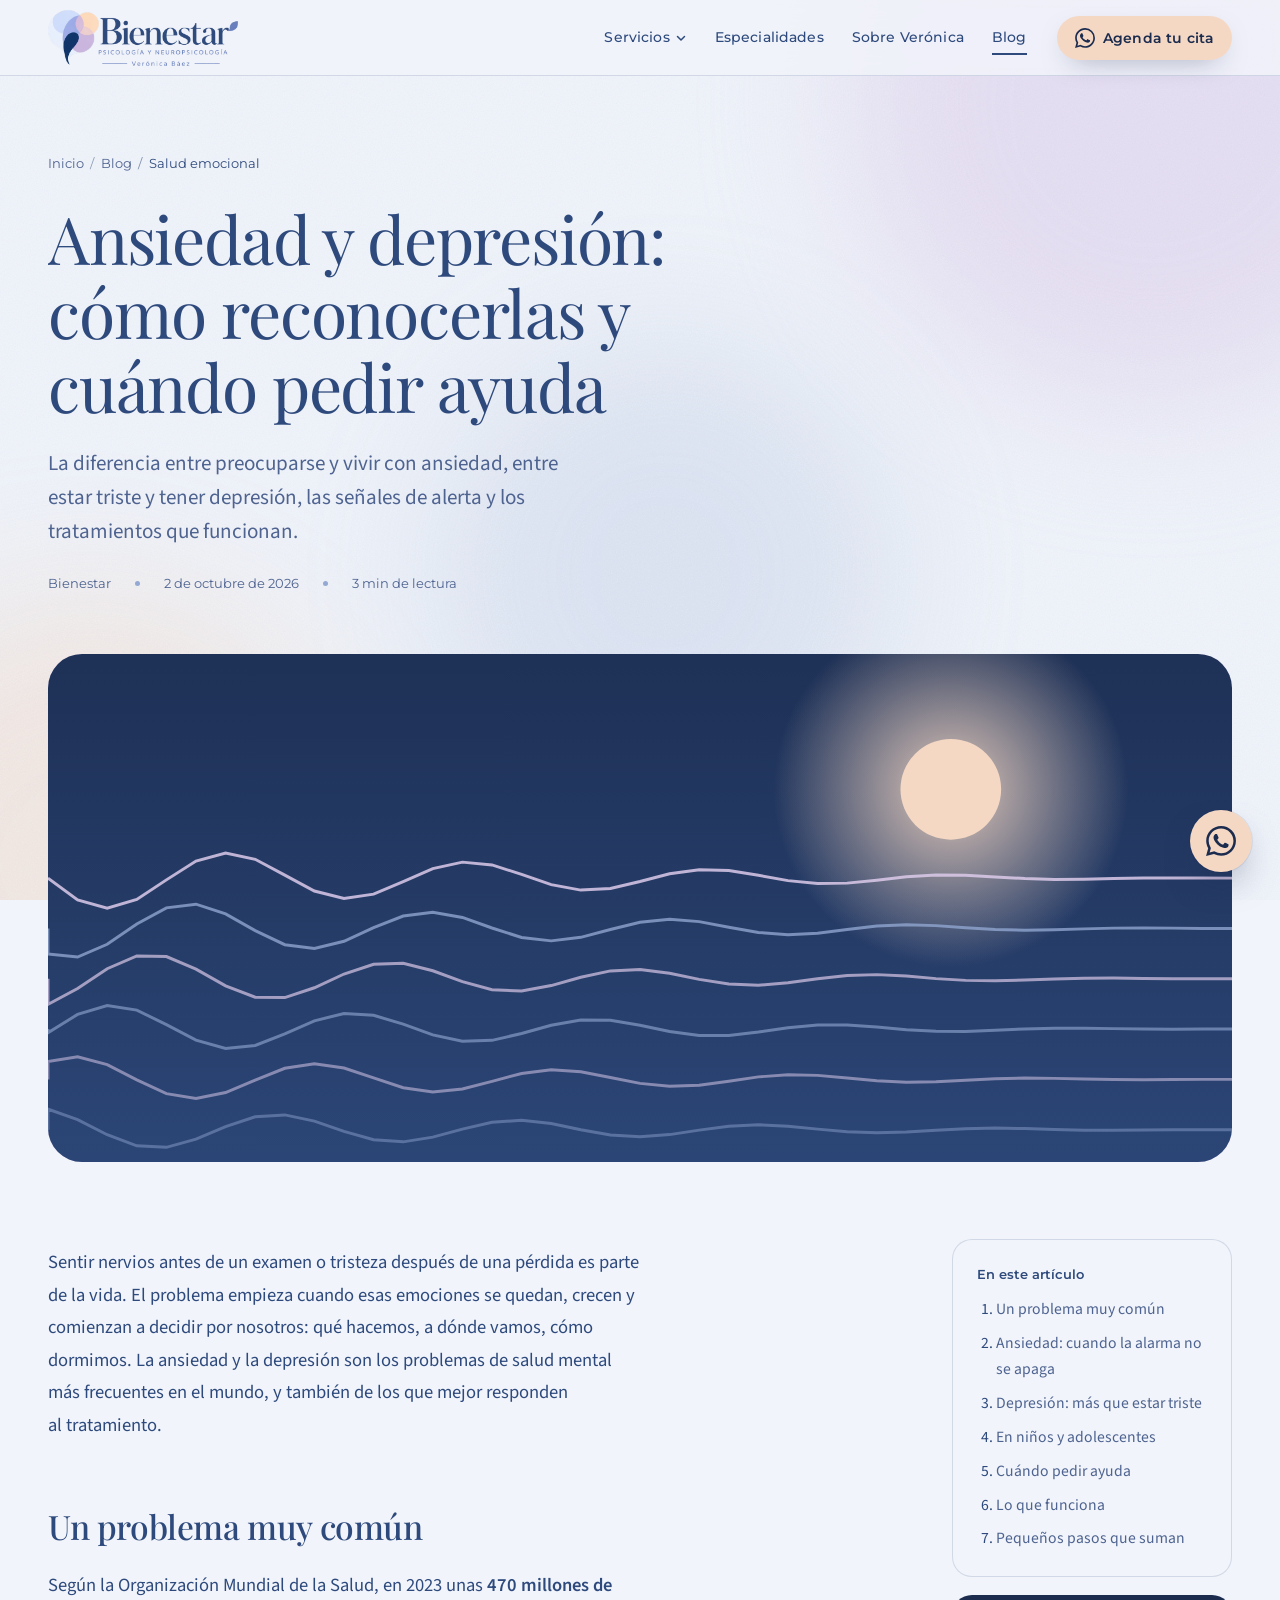
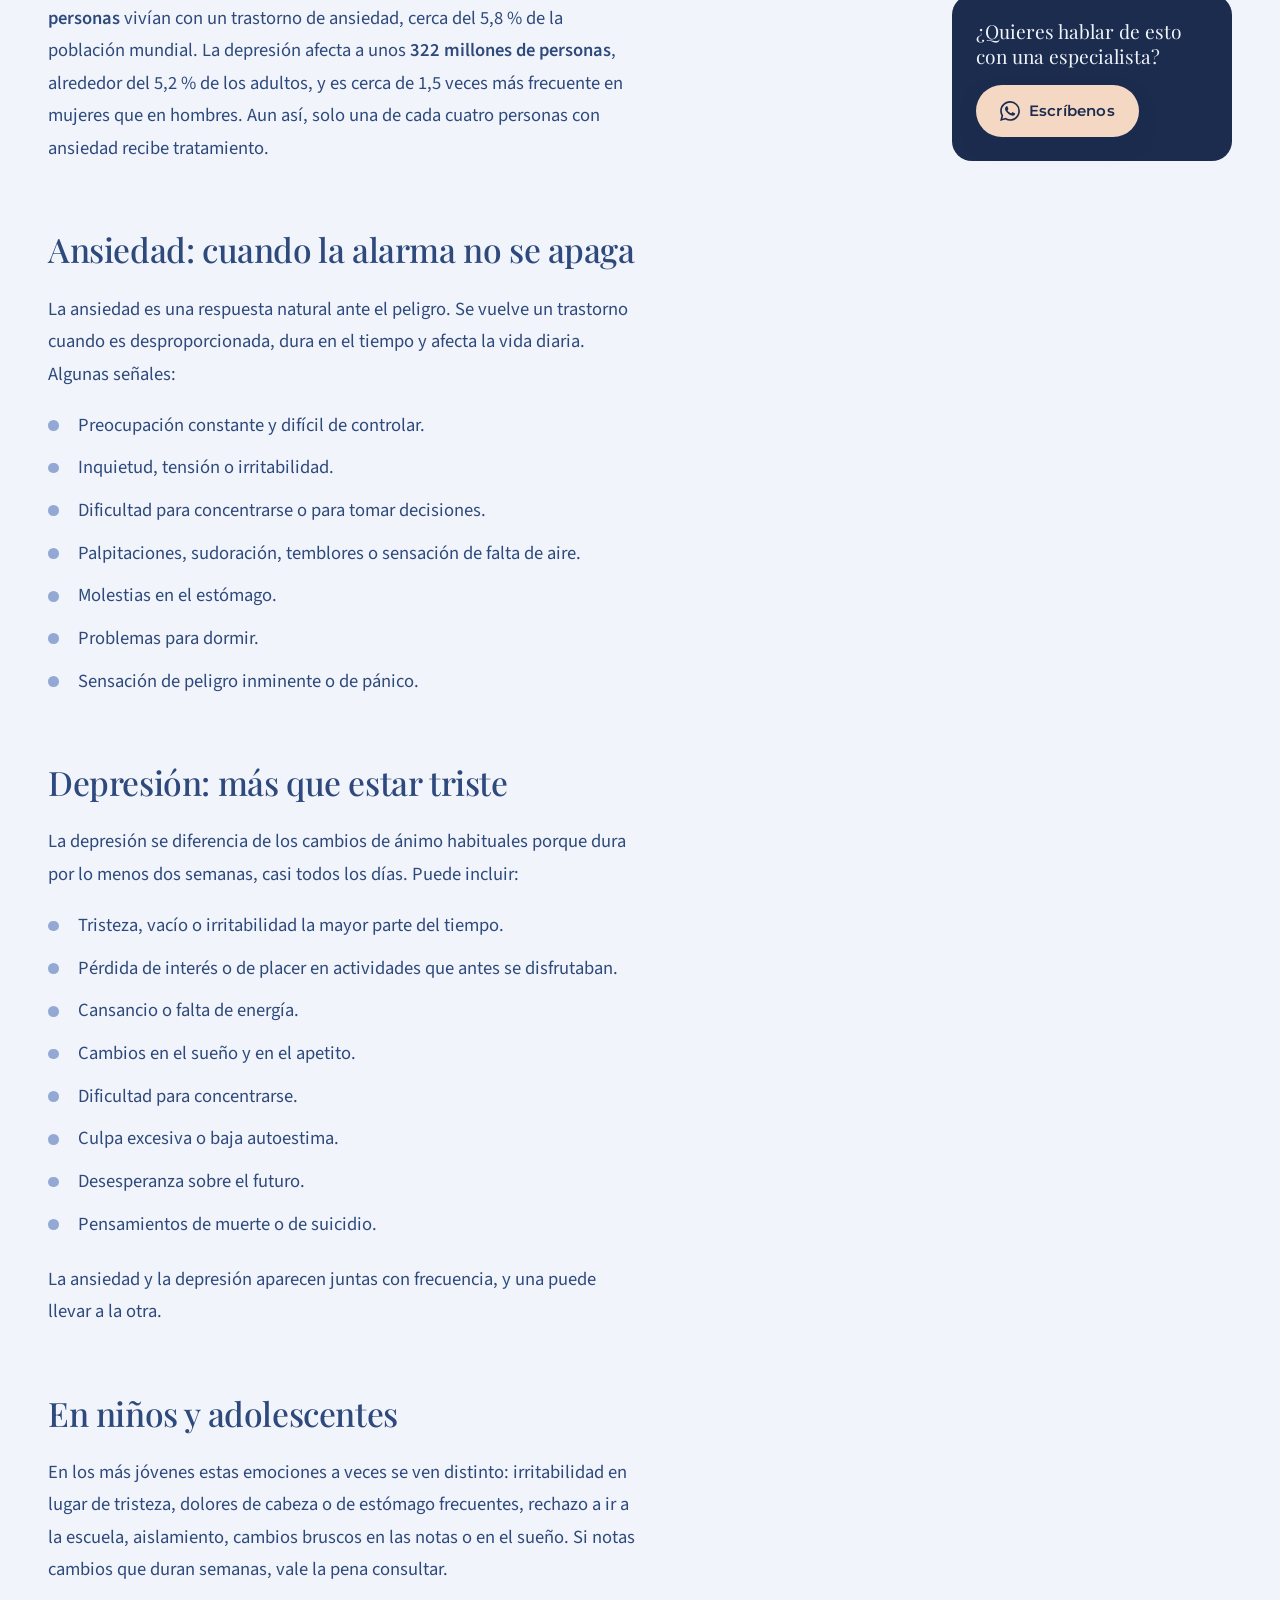
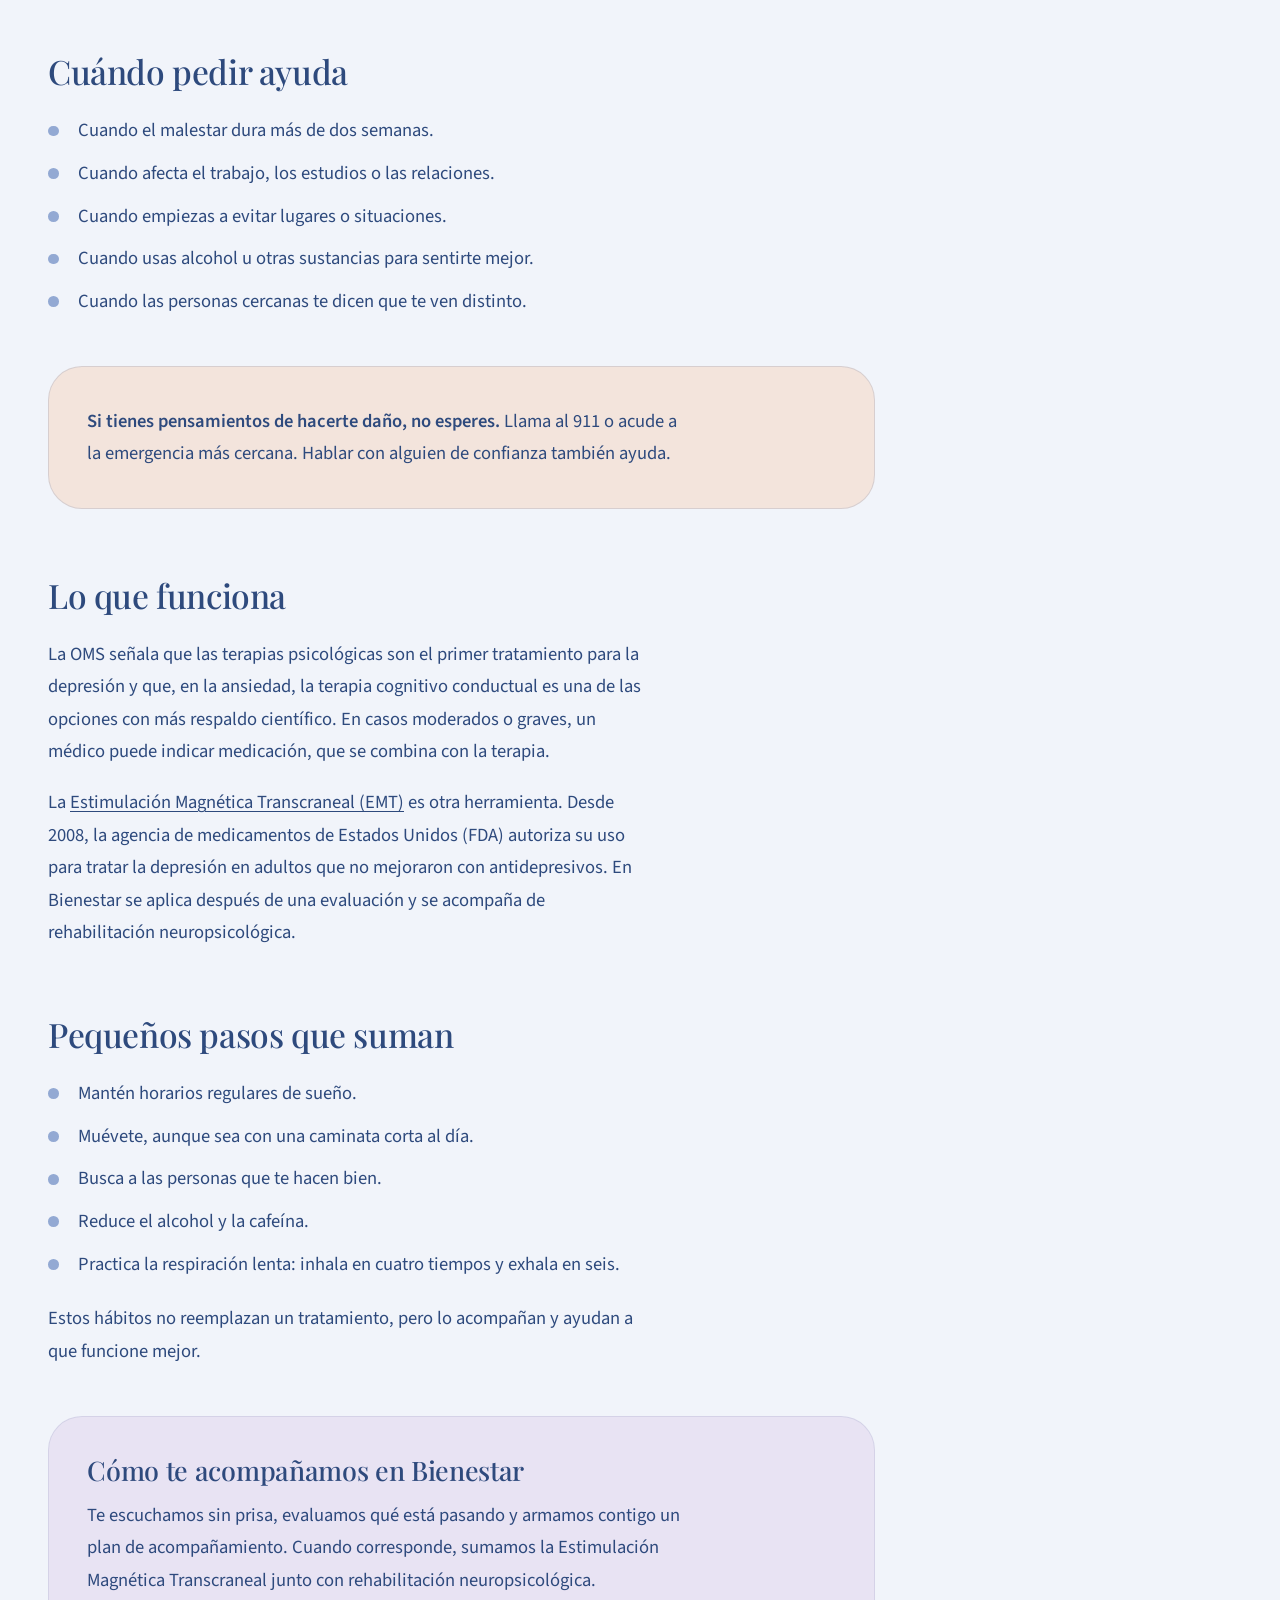
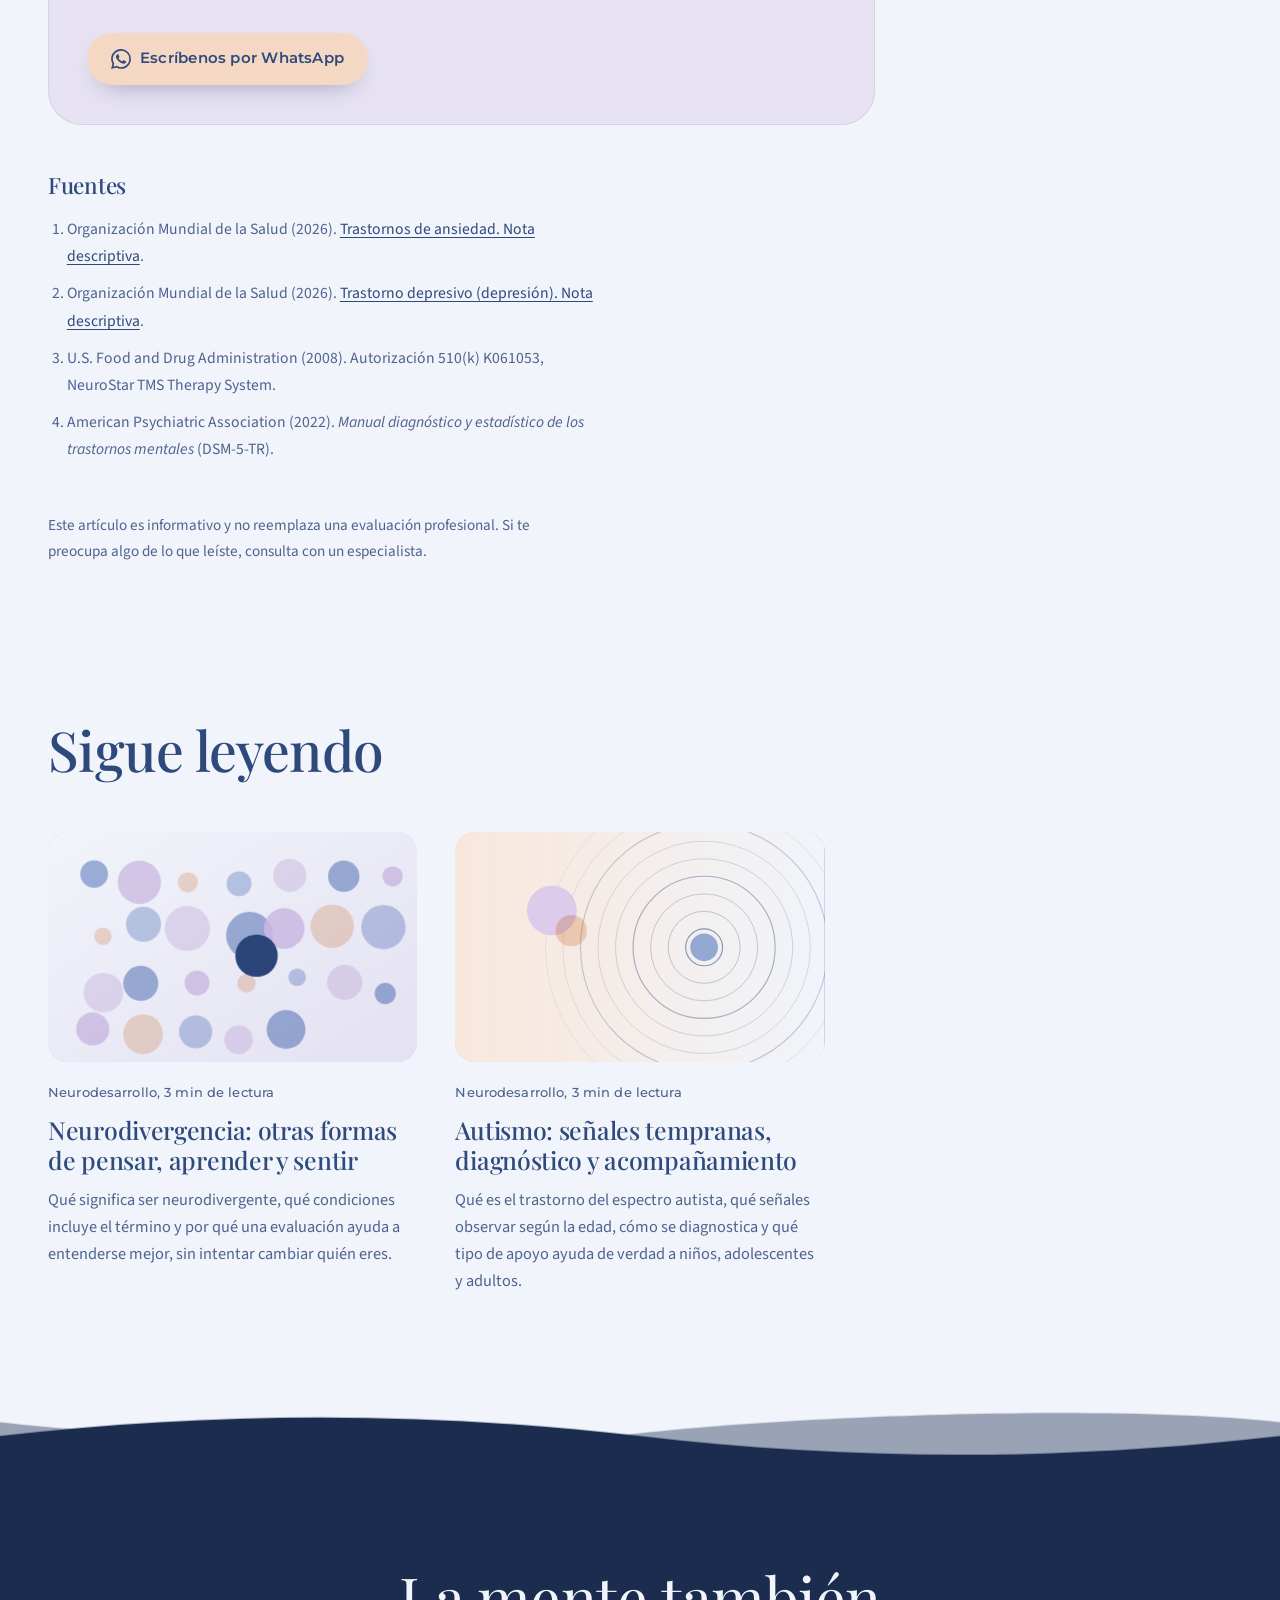
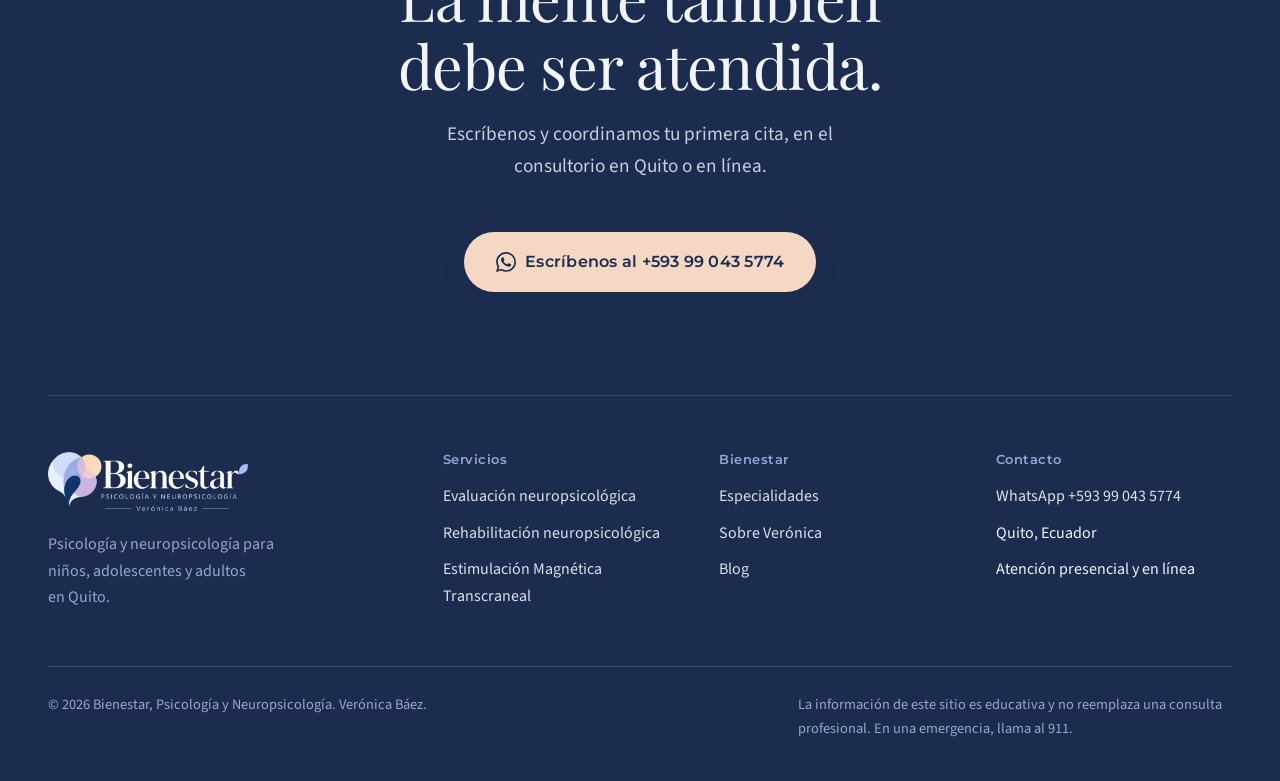
<file: blog/ansiedad-y-depresion.html>
<!doctype html>
<html lang="es-EC">
<head>
<meta charset="utf-8">
<meta name="viewport" content="width=device-width, initial-scale=1">
<title>Ansiedad y depresión: cómo reconocerlas y cuándo pedir ayuda | Blog Bienestar</title>
<meta name="description" content="La diferencia entre preocuparse y vivir con ansiedad, entre estar triste y tener depresión, las señales de alerta y los tratamientos que funcionan.">
<meta name="theme-color" content="#F1F4FA">
<link rel="icon" href="data:image/svg+xml,%3Csvg%20xmlns%3D'http%3A%2F%2Fwww.w3.org%2F2000%2Fsvg'%20viewBox%3D'0%200%2064%2064'%3E%3Ccircle%20cx%3D'25'%20cy%3D'27'%20r%3D'19'%20fill%3D'%2393A9D3'%20fill-opacity%3D'.85'%2F%3E%3Ccircle%20cx%3D'41'%20cy%3D'21'%20r%3D'13'%20fill%3D'%23F5D8C4'%2F%3E%3Ccircle%20cx%3D'39'%20cy%3D'36'%20r%3D'14'%20fill%3D'%23DCCBEA'%20fill-opacity%3D'.95'%2F%3E%3Cpath%20d%3D'M28%2030c7-5%2013%201%2010%208-3%206-9%209-10%2022-3-9-7-16-6-22%201-5%203-7%206-8z'%20fill%3D'%232E4A7D'%2F%3E%3C%2Fsvg%3E">
<link rel="preconnect" href="https://fonts.googleapis.com">
<link rel="preconnect" href="https://fonts.gstatic.com" crossorigin>
<link rel="stylesheet" href="https://fonts.googleapis.com/css2?family=Montserrat:wght@500;600&family=Parisienne&family=Playfair+Display:wght@400;500&family=Source+Sans+3:ital,wght@0,400;0,600;1,400&display=swap">
<link rel="stylesheet" href="../assets/css/estilos.css">
<meta property="og:type" content="article">
<meta property="og:site_name" content="Bienestar">
<meta property="og:locale" content="es_EC">
<meta property="og:title" content="Ansiedad y depresión: cómo reconocerlas y cuándo pedir ayuda | Blog Bienestar">
<meta property="og:description" content="La diferencia entre preocuparse y vivir con ansiedad, entre estar triste y tener depresión, las señales de alerta y los tratamientos que funcionan.">
<link rel="canonical" href="https://drommerg.github.io/bienestar-website/blog/ansiedad-y-depresion.html">
<meta property="og:url" content="https://drommerg.github.io/bienestar-website/blog/ansiedad-y-depresion.html">
<meta property="og:image" content="https://drommerg.github.io/bienestar-website/assets/img/og-bienestar.jpg">
<script>document.documentElement.classList.add('js')</script>
<script type="application/ld+json">{"@context":"https://schema.org","@type":"BlogPosting","headline":"Ansiedad y depresión: cómo reconocerlas y cuándo pedir ayuda","description":"La diferencia entre preocuparse y vivir con ansiedad, entre estar triste y tener depresión, las señales de alerta y los tratamientos que funcionan.","datePublished":"2026-10-02","dateModified":"2026-10-02","inLanguage":"es","author":{"@type":"Organization","name":"Bienestar, Psicología y Neuropsicología"},"publisher":{"@type":"Organization","name":"Bienestar, Psicología y Neuropsicología"},"mainEntityOfPage":"https://drommerg.github.io/bienestar-website/blog/ansiedad-y-depresion.html","image":"https://drommerg.github.io/bienestar-website/assets/img/og-bienestar.jpg"}</script>
<script type="application/ld+json">{"@context":"https://schema.org","@type":"BreadcrumbList","itemListElement":[{"@type":"ListItem","position":1,"name":"Inicio","item":"https://drommerg.github.io/bienestar-website/"},{"@type":"ListItem","position":2,"name":"Blog","item":"https://drommerg.github.io/bienestar-website/blog/index.html"},{"@type":"ListItem","position":3,"name":"Ansiedad y depresión: cómo reconocerlas y cuándo pedir ayuda","item":"https://drommerg.github.io/bienestar-website/blog/ansiedad-y-depresion.html"}]}</script>
</head>
<body class="">
<a class="salto" href="#principal">Saltar al contenido</a>
<div class="ambiente" aria-hidden="true"><span class="a1"></span><span class="a2"></span><span class="a3"></span></div>
<header class="cabecera">
  <div class="contenedor cabecera-int">
    <a class="marca" href="../index.html" aria-label="Bienestar, Psicología y Neuropsicología. Ir al inicio">
      <img class="logo-oscuro" src="../assets/img/logo-oscuro.webp" alt="" width="640" height="190">
      <img class="logo-claro" src="../assets/img/logo-claro.webp" alt="" width="640" height="190">
    </a>
    <nav class="nav" aria-label="Principal">
      <ul class="nav-lista">
        <li class="tiene-submenu">
          <button class="nav-enlace" type="button" aria-expanded="false" aria-controls="sub-servicios">Servicios <svg class="chev" viewBox="0 0 12 12" aria-hidden="true" focusable="false"><path d="M2.5 4.5 6 8l3.5-3.5" fill="none" stroke="currentColor" stroke-width="1.5" stroke-linecap="round" stroke-linejoin="round"/></svg></button>
          <ul class="submenu" id="sub-servicios"><li><a href="../servicios/evaluacion-neuropsicologica.html">Evaluación neuropsicológica<small>Entender cómo funciona la mente</small></a></li><li><a href="../servicios/rehabilitacion-neuropsicologica.html">Rehabilitación neuropsicológica<small>Fortalecer lo que más cuesta</small></a></li><li><a href="../servicios/estimulacion-magnetica-transcraneal.html">Estimulación Magnética Transcraneal<small>EMT no invasiva, en 21 días</small></a></li></ul>
        </li>
        <li><a class="nav-enlace" href="../especialidades.html">Especialidades</a></li>
        <li><a class="nav-enlace" href="../sobre-veronica.html">Sobre Verónica</a></li>
        <li><a class="nav-enlace" href="../blog/index.html" aria-current="page">Blog</a></li>
      </ul>
      <a class="boton boton--wa boton--cab" href="https://wa.me/593990435774?text=Hola%2C%20le%C3%AD%20el%20art%C3%ADculo%20%22Ansiedad%20y%20depresi%C3%B3n%3A%20c%C3%B3mo%20reconocerlas%20y%20cu%C3%A1ndo%20pedir%20ayuda%22%20y%20quiero%20hacer%20una%20consulta." target="_blank" rel="noopener"><svg viewBox="0 0 24 24" aria-hidden="true" focusable="false"><path fill="currentColor" d="M17.472 14.382c-.297-.149-1.758-.867-2.03-.967-.273-.099-.471-.148-.67.15-.197.297-.767.966-.94 1.164-.173.199-.347.223-.644.075-.297-.15-1.255-.463-2.39-1.475-.883-.788-1.48-1.761-1.653-2.059-.173-.297-.018-.458.13-.606.134-.133.298-.347.446-.52.149-.174.198-.298.298-.497.099-.198.05-.371-.025-.52-.075-.149-.669-1.612-.916-2.207-.242-.579-.487-.5-.669-.51-.173-.008-.371-.01-.57-.01-.198 0-.52.074-.792.372-.272.297-1.04 1.016-1.04 2.479 0 1.462 1.065 2.875 1.213 3.074.149.198 2.096 3.2 5.077 4.487.709.306 1.262.489 1.694.625.712.227 1.36.195 1.871.118.571-.085 1.758-.719 2.006-1.413.248-.694.248-1.289.173-1.413-.074-.124-.272-.198-.57-.347m-5.421 7.403h-.004a9.87 9.87 0 0 1-5.031-1.378l-.361-.214-3.741.982.998-3.648-.235-.374a9.86 9.86 0 0 1-1.51-5.26c.001-5.45 4.436-9.884 9.888-9.884 2.64 0 5.122 1.03 6.988 2.898a9.825 9.825 0 0 1 2.893 6.994c-.003 5.45-4.437 9.884-9.885 9.884m8.413-18.297A11.815 11.815 0 0 0 12.05 0C5.495 0 .16 5.335.157 11.892c0 2.096.547 4.142 1.588 5.945L.057 24l6.305-1.654a11.882 11.882 0 0 0 5.683 1.448h.005c6.554 0 11.89-5.335 11.893-11.893a11.821 11.821 0 0 0-3.48-8.413Z"/></svg><span>Agenda tu cita</span></a>
      <button class="menu-boton" type="button" aria-expanded="false" aria-controls="menu-movil" aria-label="Abrir menú"><span></span><span></span></button>
    </nav>
  </div>
</header>
<div class="menu-movil" id="menu-movil" data-cabecera="oscura" inert>
  <div class="menu-movil-int contenedor">
    <ul class="menu-lista">
      <li><a href="../index.html">Inicio</a></li>
      <li class="menu-grupo"><span>Servicios</span><ul><li><a href="../servicios/evaluacion-neuropsicologica.html">Evaluación neuropsicológica</a></li><li><a href="../servicios/rehabilitacion-neuropsicologica.html">Rehabilitación neuropsicológica</a></li><li><a href="../servicios/estimulacion-magnetica-transcraneal.html">Estimulación Magnética Transcraneal</a></li></ul></li>
      <li><a href="../especialidades.html">Especialidades</a></li>
      <li><a href="../sobre-veronica.html">Sobre Verónica</a></li>
      <li><a href="../blog/index.html">Blog</a></li>
    </ul>
    <a class="boton boton--wa" href="https://wa.me/593990435774?text=Hola%2C%20le%C3%AD%20el%20art%C3%ADculo%20%22Ansiedad%20y%20depresi%C3%B3n%3A%20c%C3%B3mo%20reconocerlas%20y%20cu%C3%A1ndo%20pedir%20ayuda%22%20y%20quiero%20hacer%20una%20consulta." target="_blank" rel="noopener"><svg viewBox="0 0 24 24" aria-hidden="true" focusable="false"><path fill="currentColor" d="M17.472 14.382c-.297-.149-1.758-.867-2.03-.967-.273-.099-.471-.148-.67.15-.197.297-.767.966-.94 1.164-.173.199-.347.223-.644.075-.297-.15-1.255-.463-2.39-1.475-.883-.788-1.48-1.761-1.653-2.059-.173-.297-.018-.458.13-.606.134-.133.298-.347.446-.52.149-.174.198-.298.298-.497.099-.198.05-.371-.025-.52-.075-.149-.669-1.612-.916-2.207-.242-.579-.487-.5-.669-.51-.173-.008-.371-.01-.57-.01-.198 0-.52.074-.792.372-.272.297-1.04 1.016-1.04 2.479 0 1.462 1.065 2.875 1.213 3.074.149.198 2.096 3.2 5.077 4.487.709.306 1.262.489 1.694.625.712.227 1.36.195 1.871.118.571-.085 1.758-.719 2.006-1.413.248-.694.248-1.289.173-1.413-.074-.124-.272-.198-.57-.347m-5.421 7.403h-.004a9.87 9.87 0 0 1-5.031-1.378l-.361-.214-3.741.982.998-3.648-.235-.374a9.86 9.86 0 0 1-1.51-5.26c.001-5.45 4.436-9.884 9.888-9.884 2.64 0 5.122 1.03 6.988 2.898a9.825 9.825 0 0 1 2.893 6.994c-.003 5.45-4.437 9.884-9.885 9.884m8.413-18.297A11.815 11.815 0 0 0 12.05 0C5.495 0 .16 5.335.157 11.892c0 2.096.547 4.142 1.588 5.945L.057 24l6.305-1.654a11.882 11.882 0 0 0 5.683 1.448h.005c6.554 0 11.89-5.335 11.893-11.893a11.821 11.821 0 0 0-3.48-8.413Z"/></svg><span>Escríbenos por WhatsApp</span></a>
    <p class="menu-dato">Quito, Ecuador. Presencial y en línea.</p>
  </div>
</div>
<main id="principal" tabindex="-1">

<article class="articulo">
  <header class="articulo-cabecera">
    <div class="contenedor">
      <nav class="migas" aria-label="Estás aquí"><ol><li><a href="../index.html">Inicio</a></li><li><a href="../blog/index.html">Blog</a></li><li aria-current="page">Salud emocional</li></ol></nav>
      <h1 class="emerge">Ansiedad y depresión: cómo reconocerlas y cuándo pedir ayuda</h1>
      <p class="entrada revela">La diferencia entre preocuparse y vivir con ansiedad, entre estar triste y tener depresión, las señales de alerta y los tratamientos que funcionan.</p>
      <p class="articulo-meta revela" style="--i:1"><span>Bienestar</span><span><time datetime="2026-10-02">2 de octubre de 2026</time></span><span>3 min de lectura</span></p>
    </div>
    <div class="contenedor">
      <div class="portada portada--grande revela" style="--i:2"><svg viewBox="0 0 800 500" preserveAspectRatio="xMidYMid slice" aria-hidden="true" focusable="false"><defs><linearGradient id="g-ansiedad-y-depresion" x1="0" y1="0" x2="0" y2="1"><stop offset="0" stop-color="#1B2C4F"/><stop offset="1" stop-color="#2E4A7D"/></linearGradient><radialGradient id="g-ansiedad-y-depresion-sol"><stop offset="0" stop-color="#F5D8C4" stop-opacity=".9"/><stop offset="1" stop-color="#F5D8C4" stop-opacity="0"/></radialGradient></defs><rect width="800" height="500" fill="url(#g-ansiedad-y-depresion)"/><circle cx="610" cy="170" r="120" fill="url(#g-ansiedad-y-depresion-sol)"/><circle cx="610" cy="170" r="34" fill="#F5D8C4"/><path d="M0 230 L0 230.0 L20 244.7 L40 250.3 L60 244.4 L80 231.2 L100 218.5 L120 213.1 L140 217.3 L160 228.0 L180 238.7 L200 243.7 L220 240.8 L240 232.4 L260 223.6 L280 219.2 L300 221.1 L320 227.5 L340 234.4 L360 238.1 L380 237.0 L400 232.3 L420 227.1 L440 224.3 L460 224.9 L480 228.1 L500 231.7 L520 233.7 L540 233.4 L560 231.4 L580 229.1 L600 227.9 L620 228.1 L640 229.2 L660 230.3 L680 230.9 L700 230.8 L720 230.3 L740 229.9 L760 229.9 L780 229.9 L800 230.0" fill="none" stroke="#DCCBEA" stroke-opacity="0.85" stroke-width="2"/><path d="M0 264 L0 281.3 L20 283.3 L40 274.7 L60 261.0 L80 250.1 L100 247.6 L120 254.2 L140 265.5 L160 275.0 L180 277.6 L200 272.7 L220 263.5 L240 255.6 L260 253.1 L280 256.6 L300 263.7 L320 270.1 L340 272.4 L360 270.0 L380 264.7 L400 259.8 L420 257.8 L440 259.4 L460 263.2 L480 266.7 L500 268.2 L520 267.2 L540 264.7 L560 262.4 L580 261.5 L600 262.1 L620 263.5 L640 264.7 L660 265.2 L680 264.9 L700 264.3 L720 263.8 L740 263.7 L760 263.8 L780 264.0 L800 264.0" fill="none" stroke="#93A9D3" stroke-opacity="0.77" stroke-width="2"/><path d="M0 298 L0 315.3 L20 304.6 L40 291.2 L60 282.6 L80 283.0 L100 291.5 L120 302.8 L140 310.5 L160 310.7 L180 304.1 L200 294.8 L220 288.2 L240 287.6 L260 292.6 L280 299.9 L300 305.4 L320 306.3 L340 302.6 L360 297.0 L380 292.7 L400 291.8 L420 294.3 L440 298.4 L460 301.6 L480 302.4 L500 300.7 L520 298.0 L540 295.8 L560 295.2 L580 296.2 L600 297.9 L620 299.1 L640 299.4 L660 298.9 L680 298.1 L700 297.6 L720 297.5 L740 297.8 L760 298.0 L780 298.0 L800 298.0" fill="none" stroke="#DCCBEA" stroke-opacity="0.69" stroke-width="2"/><path d="M0 332 L0 334.5 L20 322.1 L40 316.1 L60 319.2 L80 329.0 L100 339.5 L120 345.1 L140 343.1 L160 335.3 L180 326.4 L200 321.5 L220 322.7 L240 328.7 L260 335.9 L280 340.2 L300 339.6 L320 335.0 L340 329.4 L360 325.9 L380 326.1 L400 329.4 L420 333.6 L440 336.3 L460 336.3 L480 334.0 L500 331.1 L520 329.2 L540 329.2 L560 330.6 L580 332.4 L600 333.5 L620 333.6 L640 332.8 L660 331.9 L680 331.4 L700 331.4 L720 331.7 L740 332.0 L760 332.1 L780 332.0 L800 332.0" fill="none" stroke="#93A9D3" stroke-opacity="0.61" stroke-width="2"/><path d="M0 366 L0 353.9 L20 350.7 L40 356.0 L60 366.3 L80 375.6 L100 378.9 L120 374.9 L140 366.5 L160 358.5 L180 355.4 L200 358.3 L220 365.0 L240 371.6 L260 374.5 L280 372.5 L300 367.3 L320 362.0 L340 359.5 L360 360.8 L380 364.7 L400 368.7 L420 370.7 L440 369.9 L460 367.2 L480 364.3 L500 362.9 L520 363.3 L540 365.1 L560 366.9 L580 367.9 L600 367.6 L620 366.6 L640 365.6 L660 365.1 L680 365.3 L700 365.7 L720 366.1 L740 366.2 L760 366.1 L780 366.0 L800 366.0" fill="none" stroke="#DCCBEA" stroke-opacity="0.53" stroke-width="2"/><path d="M0 400 L0 386.1 L20 393.2 L40 403.4 L60 410.9 L80 411.9 L100 406.4 L120 397.9 L140 391.3 L160 390.0 L180 394.2 L200 401.1 L220 406.8 L240 408.2 L260 405.0 L280 399.6 L300 395.0 L320 393.6 L340 395.8 L360 400.0 L380 403.6 L400 404.8 L420 403.3 L440 400.3 L460 397.6 L480 396.7 L500 397.6 L520 399.6 L540 401.4 L560 402.1 L580 401.5 L600 400.3 L620 399.3 L640 398.9 L660 399.2 L680 399.8 L700 400.3 L720 400.3 L740 400.2 L760 400.0 L780 400.0 L800 400.0" fill="none" stroke="#93A9D3" stroke-opacity="0.45" stroke-width="2"/><path d="M0 434 L0 430.4 L20 439.8 L40 445.4 L60 444.3 L80 437.7 L100 429.7 L120 424.7 L140 425.2 L160 430.4 L180 437.0 L200 441.4 L220 441.4 L240 437.4 L260 432.0 L280 428.3 L300 428.1 L320 431.0 L340 435.2 L360 438.2 L380 438.5 L400 436.4 L420 433.4 L440 431.1 L460 430.7 L480 432.1 L500 434.3 L520 435.8 L540 436.1 L560 435.3 L580 433.9 L600 433.0 L620 432.8 L640 433.3 L660 434.0 L680 434.4 L700 434.5 L720 434.2 L740 434.0 L760 433.9 L780 434.0 L800 434.0" fill="none" stroke="#DCCBEA" stroke-opacity="0.37" stroke-width="2"/></svg></div>
    </div>
  </header>
  <div class="contenedor articulo-cuerpo">
    <div class="prosa prosa--articulo">
      
<p>Sentir nervios antes de un examen o tristeza después de una pérdida es parte de la vida. El problema empieza cuando esas emociones se quedan, crecen y comienzan a decidir por nosotros: qué hacemos, a dónde vamos, cómo dormimos. La ansiedad y la depresión son los problemas de salud mental más frecuentes en el mundo, y también de los que mejor responden al tratamiento.</p>

<h2 id="un-problema-muy-comun">Un problema muy común</h2>
<p>Según la Organización Mundial de la Salud, en 2023 unas <strong>470 millones de personas</strong> vivían con un trastorno de ansiedad, cerca del 5,8 % de la población mundial. La depresión afecta a unos <strong>322 millones de personas</strong>, alrededor del 5,2 % de los adultos, y es cerca de 1,5 veces más frecuente en mujeres que en hombres. Aun así, solo una de cada cuatro personas con ansiedad recibe tratamiento.</p>

<h2 id="ansiedad-cuando-la-alarma-no-se-apaga">Ansiedad: cuando la alarma no se apaga</h2>
<p>La ansiedad es una respuesta natural ante el peligro. Se vuelve un trastorno cuando es desproporcionada, dura en el tiempo y afecta la vida diaria. Algunas señales:</p>
<ul>
  <li>Preocupación constante y difícil de controlar.</li>
  <li>Inquietud, tensión o irritabilidad.</li>
  <li>Dificultad para concentrarse o para tomar decisiones.</li>
  <li>Palpitaciones, sudoración, temblores o sensación de falta de aire.</li>
  <li>Molestias en el estómago.</li>
  <li>Problemas para dormir.</li>
  <li>Sensación de peligro inminente o de pánico.</li>
</ul>

<h2 id="depresion-mas-que-estar-triste">Depresión: más que estar triste</h2>
<p>La depresión se diferencia de los cambios de ánimo habituales porque dura por lo menos dos semanas, casi todos los días. Puede incluir:</p>
<ul>
  <li>Tristeza, vacío o irritabilidad la mayor parte del tiempo.</li>
  <li>Pérdida de interés o de placer en actividades que antes se disfrutaban.</li>
  <li>Cansancio o falta de energía.</li>
  <li>Cambios en el sueño y en el apetito.</li>
  <li>Dificultad para concentrarse.</li>
  <li>Culpa excesiva o baja autoestima.</li>
  <li>Desesperanza sobre el futuro.</li>
  <li>Pensamientos de muerte o de suicidio.</li>
</ul>
<p>La ansiedad y la depresión aparecen juntas con frecuencia, y una puede llevar a la otra.</p>

<h2 id="en-ninos-y-adolescentes">En niños y adolescentes</h2>
<p>En los más jóvenes estas emociones a veces se ven distinto: irritabilidad en lugar de tristeza, dolores de cabeza o de estómago frecuentes, rechazo a ir a la escuela, aislamiento, cambios bruscos en las notas o en el sueño. Si notas cambios que duran semanas, vale la pena consultar.</p>

<h2 id="cuando-pedir-ayuda">Cuándo pedir ayuda</h2>
<ul>
  <li>Cuando el malestar dura más de dos semanas.</li>
  <li>Cuando afecta el trabajo, los estudios o las relaciones.</li>
  <li>Cuando empiezas a evitar lugares o situaciones.</li>
  <li>Cuando usas alcohol u otras sustancias para sentirte mejor.</li>
  <li>Cuando las personas cercanas te dicen que te ven distinto.</li>
</ul>
<div class="nota nota--alerta"><p><strong>Si tienes pensamientos de hacerte daño, no esperes.</strong> Llama al 911 o acude a la emergencia más cercana. Hablar con alguien de confianza también ayuda.</p></div>

<h2 id="lo-que-funciona">Lo que funciona</h2>
<p>La OMS señala que las terapias psicológicas son el primer tratamiento para la depresión y que, en la ansiedad, la terapia cognitivo conductual es una de las opciones con más respaldo científico. En casos moderados o graves, un médico puede indicar medicación, que se combina con la terapia.</p>
<p>La <a href="../servicios/estimulacion-magnetica-transcraneal.html">Estimulación Magnética Transcraneal (EMT)</a> es otra herramienta. Desde 2008, la agencia de medicamentos de Estados Unidos (FDA) autoriza su uso para tratar la depresión en adultos que no mejoraron con antidepresivos. En Bienestar se aplica después de una evaluación y se acompaña de rehabilitación neuropsicológica.</p>

<h2 id="pequenos-pasos-que-suman">Pequeños pasos que suman</h2>
<ul>
  <li>Mantén horarios regulares de sueño.</li>
  <li>Muévete, aunque sea con una caminata corta al día.</li>
  <li>Busca a las personas que te hacen bien.</li>
  <li>Reduce el alcohol y la cafeína.</li>
  <li>Practica la respiración lenta: inhala en cuatro tiempos y exhala en seis.</li>
</ul>
<p>Estos hábitos no reemplazan un tratamiento, pero lo acompañan y ayudan a que funcione mejor.</p>
      <aside class="nota" aria-label="Cómo te acompañamos en Bienestar">
        <h2 class="nota-titulo">Cómo te acompañamos en Bienestar</h2>
        <p>Te escuchamos sin prisa, evaluamos qué está pasando y armamos contigo un plan de acompañamiento. Cuando corresponde, sumamos la Estimulación Magnética Transcraneal junto con rehabilitación neuropsicológica.</p>
        <a class="boton boton--wa " href="https://wa.me/593990435774?text=Hola%2C%20le%C3%AD%20el%20art%C3%ADculo%20%22Ansiedad%20y%20depresi%C3%B3n%3A%20c%C3%B3mo%20reconocerlas%20y%20cu%C3%A1ndo%20pedir%20ayuda%22%20y%20quiero%20hacer%20una%20consulta." target="_blank" rel="noopener"><svg viewBox="0 0 24 24" aria-hidden="true" focusable="false"><path fill="currentColor" d="M17.472 14.382c-.297-.149-1.758-.867-2.03-.967-.273-.099-.471-.148-.67.15-.197.297-.767.966-.94 1.164-.173.199-.347.223-.644.075-.297-.15-1.255-.463-2.39-1.475-.883-.788-1.48-1.761-1.653-2.059-.173-.297-.018-.458.13-.606.134-.133.298-.347.446-.52.149-.174.198-.298.298-.497.099-.198.05-.371-.025-.52-.075-.149-.669-1.612-.916-2.207-.242-.579-.487-.5-.669-.51-.173-.008-.371-.01-.57-.01-.198 0-.52.074-.792.372-.272.297-1.04 1.016-1.04 2.479 0 1.462 1.065 2.875 1.213 3.074.149.198 2.096 3.2 5.077 4.487.709.306 1.262.489 1.694.625.712.227 1.36.195 1.871.118.571-.085 1.758-.719 2.006-1.413.248-.694.248-1.289.173-1.413-.074-.124-.272-.198-.57-.347m-5.421 7.403h-.004a9.87 9.87 0 0 1-5.031-1.378l-.361-.214-3.741.982.998-3.648-.235-.374a9.86 9.86 0 0 1-1.51-5.26c.001-5.45 4.436-9.884 9.888-9.884 2.64 0 5.122 1.03 6.988 2.898a9.825 9.825 0 0 1 2.893 6.994c-.003 5.45-4.437 9.884-9.885 9.884m8.413-18.297A11.815 11.815 0 0 0 12.05 0C5.495 0 .16 5.335.157 11.892c0 2.096.547 4.142 1.588 5.945L.057 24l6.305-1.654a11.882 11.882 0 0 0 5.683 1.448h.005c6.554 0 11.89-5.335 11.893-11.893a11.821 11.821 0 0 0-3.48-8.413Z"/></svg><span>Escríbenos por WhatsApp</span></a>
      </aside>
      <section class="fuentes" aria-labelledby="fuentes-titulo">
        <h2 id="fuentes-titulo">Fuentes</h2>
        <ol><li>Organización Mundial de la Salud (2026). <a href="https://www.who.int/es/news-room/fact-sheets/detail/anxiety-disorders" target="_blank" rel="noopener">Trastornos de ansiedad. Nota descriptiva</a>.</li><li>Organización Mundial de la Salud (2026). <a href="https://www.who.int/es/news-room/fact-sheets/detail/depression" target="_blank" rel="noopener">Trastorno depresivo (depresión). Nota descriptiva</a>.</li><li>U.S. Food and Drug Administration (2008). Autorización 510(k) K061053, NeuroStar TMS Therapy System.</li><li>American Psychiatric Association (2022). <em>Manual diagnóstico y estadístico de los trastornos mentales</em> (DSM-5-TR).</li></ol>
      </section>
      <p class="aviso">Este artículo es informativo y no reemplaza una evaluación profesional. Si te preocupa algo de lo que leíste, consulta con un especialista.</p>
    </div>
    <aside class="articulo-lateral" aria-label="En este artículo">
      <div class="lateral-caja">
        <p class="lateral-titulo">En este artículo</p>
        <ol class="lateral-indice"><li><a href="#un-problema-muy-comun">Un problema muy común</a></li><li><a href="#ansiedad-cuando-la-alarma-no-se-apaga">Ansiedad: cuando la alarma no se apaga</a></li><li><a href="#depresion-mas-que-estar-triste">Depresión: más que estar triste</a></li><li><a href="#en-ninos-y-adolescentes">En niños y adolescentes</a></li><li><a href="#cuando-pedir-ayuda">Cuándo pedir ayuda</a></li><li><a href="#lo-que-funciona">Lo que funciona</a></li><li><a href="#pequenos-pasos-que-suman">Pequeños pasos que suman</a></li></ol>
      </div>
      <div class="lateral-caja lateral-caja--cta">
        <p>¿Quieres hablar de esto con una especialista?</p>
        <a class="boton boton--wa " href="https://wa.me/593990435774?text=Hola%2C%20le%C3%AD%20el%20art%C3%ADculo%20%22Ansiedad%20y%20depresi%C3%B3n%3A%20c%C3%B3mo%20reconocerlas%20y%20cu%C3%A1ndo%20pedir%20ayuda%22%20y%20quiero%20hacer%20una%20consulta." target="_blank" rel="noopener"><svg viewBox="0 0 24 24" aria-hidden="true" focusable="false"><path fill="currentColor" d="M17.472 14.382c-.297-.149-1.758-.867-2.03-.967-.273-.099-.471-.148-.67.15-.197.297-.767.966-.94 1.164-.173.199-.347.223-.644.075-.297-.15-1.255-.463-2.39-1.475-.883-.788-1.48-1.761-1.653-2.059-.173-.297-.018-.458.13-.606.134-.133.298-.347.446-.52.149-.174.198-.298.298-.497.099-.198.05-.371-.025-.52-.075-.149-.669-1.612-.916-2.207-.242-.579-.487-.5-.669-.51-.173-.008-.371-.01-.57-.01-.198 0-.52.074-.792.372-.272.297-1.04 1.016-1.04 2.479 0 1.462 1.065 2.875 1.213 3.074.149.198 2.096 3.2 5.077 4.487.709.306 1.262.489 1.694.625.712.227 1.36.195 1.871.118.571-.085 1.758-.719 2.006-1.413.248-.694.248-1.289.173-1.413-.074-.124-.272-.198-.57-.347m-5.421 7.403h-.004a9.87 9.87 0 0 1-5.031-1.378l-.361-.214-3.741.982.998-3.648-.235-.374a9.86 9.86 0 0 1-1.51-5.26c.001-5.45 4.436-9.884 9.888-9.884 2.64 0 5.122 1.03 6.988 2.898a9.825 9.825 0 0 1 2.893 6.994c-.003 5.45-4.437 9.884-9.885 9.884m8.413-18.297A11.815 11.815 0 0 0 12.05 0C5.495 0 .16 5.335.157 11.892c0 2.096.547 4.142 1.588 5.945L.057 24l6.305-1.654a11.882 11.882 0 0 0 5.683 1.448h.005c6.554 0 11.89-5.335 11.893-11.893a11.821 11.821 0 0 0-3.48-8.413Z"/></svg><span>Escríbenos</span></a>
      </div>
    </aside>
  </div>
</article>

<section class="seccion relacionados" aria-labelledby="rel-titulo">
  <div class="contenedor">
    <h2 id="rel-titulo" class="titulo emerge">Sigue leyendo</h2>
    <div class="tarjetas"><a class="tarjeta-articulo revela" style="--i:0" href="../blog/neurodivergencia.html" data-categoria="Neurodesarrollo">
      <span class="portada"><svg viewBox="0 0 800 500" preserveAspectRatio="xMidYMid slice" aria-hidden="true" focusable="false"><defs><linearGradient id="g-neurodivergencia" x1="0" y1="0" x2="1" y2="1"><stop offset="0" stop-color="#F1F4FA"/><stop offset="1" stop-color="#E4E1F2"/></linearGradient></defs><rect width="800" height="500" fill="url(#g-neurodivergencia)"/><g style="mix-blend-mode:multiply"><circle cx="100" cy="91" r="30" fill="#93A9D3" fill-opacity=".85"/><circle cx="198" cy="109" r="47" fill="#DCCBEA" fill-opacity=".85"/><circle cx="303" cy="109" r="22" fill="#F5D8C4" fill-opacity=".85"/><circle cx="414" cy="112" r="27" fill="#B9C7E4" fill-opacity=".85"/><circle cx="524" cy="94" r="36" fill="#E9DDF1" fill-opacity=".85"/><circle cx="641" cy="96" r="34" fill="#93A9D3" fill-opacity=".85"/><circle cx="747" cy="96" r="22" fill="#DCCBEA" fill-opacity=".85"/><circle cx="119" cy="226" r="19" fill="#F5D8C4" fill-opacity=".85"/><circle cx="207" cy="200" r="38" fill="#B9C7E4" fill-opacity=".85"/><circle cx="302" cy="209" r="49" fill="#E9DDF1" fill-opacity=".85"/><circle cx="437" cy="224" r="51" fill="#93A9D3" fill-opacity=".85"/><circle cx="512" cy="209" r="44" fill="#DCCBEA" fill-opacity=".85"/><circle cx="616" cy="204" r="47" fill="#F5D8C4" fill-opacity=".85"/><circle cx="727" cy="206" r="48" fill="#B9C7E4" fill-opacity=".85"/><circle cx="120" cy="348" r="43" fill="#E9DDF1" fill-opacity=".85"/><circle cx="201" cy="328" r="38" fill="#93A9D3" fill-opacity=".85"/><circle cx="323" cy="327" r="27" fill="#DCCBEA" fill-opacity=".85"/><circle cx="430" cy="328" r="20" fill="#F5D8C4" fill-opacity=".85"/><circle cx="540" cy="315" r="19" fill="#B9C7E4" fill-opacity=".85"/><circle cx="643" cy="326" r="38" fill="#E9DDF1" fill-opacity=".85"/><circle cx="731" cy="350" r="23" fill="#93A9D3" fill-opacity=".85"/><circle cx="97" cy="427" r="36" fill="#DCCBEA" fill-opacity=".85"/><circle cx="206" cy="438" r="43" fill="#F5D8C4" fill-opacity=".85"/><circle cx="320" cy="433" r="36" fill="#B9C7E4" fill-opacity=".85"/><circle cx="413" cy="450" r="31" fill="#E9DDF1" fill-opacity=".85"/><circle cx="516" cy="428" r="42" fill="#93A9D3" fill-opacity=".85"/><circle cx="452" cy="268" r="46" fill="#2E4A7D"/></g></svg></span>
      <span class="meta">Neurodesarrollo, 3 min de lectura</span>
      <h3>Neurodivergencia: otras formas de pensar, aprender y sentir</h3>
      <p>Qué significa ser neurodivergente, qué condiciones incluye el término y por qué una evaluación ayuda a entenderse mejor, sin intentar cambiar quién eres.</p>
    </a><a class="tarjeta-articulo revela" style="--i:1" href="../blog/autismo.html" data-categoria="Neurodesarrollo">
      <span class="portada"><svg viewBox="0 0 800 500" preserveAspectRatio="xMidYMid slice" aria-hidden="true" focusable="false"><defs><linearGradient id="g-autismo" x1="0" y1="0" x2="1" y2="0"><stop offset="0" stop-color="#F8E7DB"/><stop offset="1" stop-color="#F1F4FA"/></linearGradient></defs><rect width="800" height="500" fill="url(#g-autismo)"/><circle cx="540" cy="250" r="40" fill="none" stroke="#2E4A7D" stroke-opacity="0.55" stroke-width="2.5"/><circle cx="540" cy="250" r="78" fill="none" stroke="#2E4A7D" stroke-opacity="0.50" stroke-width="1.2"/><circle cx="540" cy="250" r="116" fill="none" stroke="#2E4A7D" stroke-opacity="0.45" stroke-width="1.2"/><circle cx="540" cy="250" r="154" fill="none" stroke="#2E4A7D" stroke-opacity="0.40" stroke-width="2.5"/><circle cx="540" cy="250" r="192" fill="none" stroke="#2E4A7D" stroke-opacity="0.35" stroke-width="1.2"/><circle cx="540" cy="250" r="230" fill="none" stroke="#2E4A7D" stroke-opacity="0.30" stroke-width="1.2"/><circle cx="540" cy="250" r="268" fill="none" stroke="#2E4A7D" stroke-opacity="0.25" stroke-width="2.5"/><circle cx="540" cy="250" r="306" fill="none" stroke="#2E4A7D" stroke-opacity="0.20" stroke-width="1.2"/><circle cx="540" cy="250" r="344" fill="none" stroke="#2E4A7D" stroke-opacity="0.15" stroke-width="1.2"/><circle cx="540" cy="250" r="30" fill="#93A9D3"/><circle cx="210" cy="170" r="54" fill="#DCCBEA"/><circle cx="252" cy="214" r="34" fill="#F5D8C4" style="mix-blend-mode:multiply"/></svg></span>
      <span class="meta">Neurodesarrollo, 3 min de lectura</span>
      <h3>Autismo: señales tempranas, diagnóstico y acompañamiento</h3>
      <p>Qué es el trastorno del espectro autista, qué señales observar según la edad, cómo se diagnostica y qué tipo de apoyo ayuda de verdad a niños, adolescentes y adultos.</p>
    </a></div>
  </div>
</section>
</main>
<footer class="pie" data-cabecera="oscura">
  <div class="ola ola--pie" data-vivo aria-hidden="true" style="color:var(--abismo)">
  <svg class="ola-fondo" viewBox="0 0 2880 120" preserveAspectRatio="none" focusable="false"><path d="M0 44 C180 70 540 86 720 60 C900 34 1260 18 1440 44 C1620 70 1980 86 2160 60 C2340 34 2700 18 2880 44 V120 H0 Z"/></svg>
  <svg class="ola-frente" viewBox="0 0 2880 120" preserveAspectRatio="none" focusable="false"><path d="M0 64 C240 28 480 28 720 64 C960 100 1200 100 1440 64 C1680 28 1920 28 2160 64 C2400 100 2640 100 2880 64 V120 H0 Z"/></svg>
</div>
  <div class="contenedor">
    <section class="pie-cta" aria-labelledby="pie-cta-titulo">
      <h2 id="pie-cta-titulo" class="emerge">La mente también debe ser atendida.</h2>
      <p>Escríbenos y coordinamos tu primera cita, en el consultorio en Quito o en línea.</p>
      <a class="boton boton--wa boton--grande" href="https://wa.me/593990435774?text=Hola%2C%20le%C3%AD%20el%20art%C3%ADculo%20%22Ansiedad%20y%20depresi%C3%B3n%3A%20c%C3%B3mo%20reconocerlas%20y%20cu%C3%A1ndo%20pedir%20ayuda%22%20y%20quiero%20hacer%20una%20consulta." target="_blank" rel="noopener"><svg viewBox="0 0 24 24" aria-hidden="true" focusable="false"><path fill="currentColor" d="M17.472 14.382c-.297-.149-1.758-.867-2.03-.967-.273-.099-.471-.148-.67.15-.197.297-.767.966-.94 1.164-.173.199-.347.223-.644.075-.297-.15-1.255-.463-2.39-1.475-.883-.788-1.48-1.761-1.653-2.059-.173-.297-.018-.458.13-.606.134-.133.298-.347.446-.52.149-.174.198-.298.298-.497.099-.198.05-.371-.025-.52-.075-.149-.669-1.612-.916-2.207-.242-.579-.487-.5-.669-.51-.173-.008-.371-.01-.57-.01-.198 0-.52.074-.792.372-.272.297-1.04 1.016-1.04 2.479 0 1.462 1.065 2.875 1.213 3.074.149.198 2.096 3.2 5.077 4.487.709.306 1.262.489 1.694.625.712.227 1.36.195 1.871.118.571-.085 1.758-.719 2.006-1.413.248-.694.248-1.289.173-1.413-.074-.124-.272-.198-.57-.347m-5.421 7.403h-.004a9.87 9.87 0 0 1-5.031-1.378l-.361-.214-3.741.982.998-3.648-.235-.374a9.86 9.86 0 0 1-1.51-5.26c.001-5.45 4.436-9.884 9.888-9.884 2.64 0 5.122 1.03 6.988 2.898a9.825 9.825 0 0 1 2.893 6.994c-.003 5.45-4.437 9.884-9.885 9.884m8.413-18.297A11.815 11.815 0 0 0 12.05 0C5.495 0 .16 5.335.157 11.892c0 2.096.547 4.142 1.588 5.945L.057 24l6.305-1.654a11.882 11.882 0 0 0 5.683 1.448h.005c6.554 0 11.89-5.335 11.893-11.893a11.821 11.821 0 0 0-3.48-8.413Z"/></svg><span>Escríbenos al +593 99 043 5774</span></a>
    </section>
    <div class="pie-grid">
      <div class="pie-marca">
        <img src="../assets/img/logo-claro.webp" alt="Bienestar, Psicología y Neuropsicología. Verónica Báez" width="640" height="190" loading="lazy">
        <p>Psicología y neuropsicología para niños, adolescentes y adultos en Quito.</p>
      </div>
      <nav aria-label="Servicios">
        <h3>Servicios</h3>
        <ul><li><a href="../servicios/evaluacion-neuropsicologica.html">Evaluación neuropsicológica</a></li><li><a href="../servicios/rehabilitacion-neuropsicologica.html">Rehabilitación neuropsicológica</a></li><li><a href="../servicios/estimulacion-magnetica-transcraneal.html">Estimulación Magnética Transcraneal</a></li></ul>
      </nav>
      <nav aria-label="Bienestar">
        <h3>Bienestar</h3>
        <ul>
          <li><a href="../especialidades.html">Especialidades</a></li>
          <li><a href="../sobre-veronica.html">Sobre Verónica</a></li>
          <li><a href="../blog/index.html">Blog</a></li>
        </ul>
      </nav>
      <div>
        <h3>Contacto</h3>
        <ul>
          <li><a href="https://wa.me/593990435774?text=Hola%2C%20quiero%20agendar%20una%20cita%20en%20Bienestar." target="_blank" rel="noopener">WhatsApp +593 99 043 5774</a></li>
          <li>Quito, Ecuador</li>
          <li>Atención presencial y en línea</li>
        </ul>
      </div>
    </div>
    <div class="pie-legal">
      <p>© 2026 Bienestar, Psicología y Neuropsicología. Verónica Báez.</p>
      <p>La información de este sitio es educativa y no reemplaza una consulta profesional. En una emergencia, llama al 911.</p>
    </div>
  </div>
</footer>
<a class="wa-flotante" href="https://wa.me/593990435774?text=Hola%2C%20le%C3%AD%20el%20art%C3%ADculo%20%22Ansiedad%20y%20depresi%C3%B3n%3A%20c%C3%B3mo%20reconocerlas%20y%20cu%C3%A1ndo%20pedir%20ayuda%22%20y%20quiero%20hacer%20una%20consulta." target="_blank" rel="noopener" aria-label="Escríbenos por WhatsApp"><span class="wa-etiqueta" aria-hidden="true">Escríbenos</span><svg viewBox="0 0 24 24" aria-hidden="true" focusable="false"><path fill="currentColor" d="M17.472 14.382c-.297-.149-1.758-.867-2.03-.967-.273-.099-.471-.148-.67.15-.197.297-.767.966-.94 1.164-.173.199-.347.223-.644.075-.297-.15-1.255-.463-2.39-1.475-.883-.788-1.48-1.761-1.653-2.059-.173-.297-.018-.458.13-.606.134-.133.298-.347.446-.52.149-.174.198-.298.298-.497.099-.198.05-.371-.025-.52-.075-.149-.669-1.612-.916-2.207-.242-.579-.487-.5-.669-.51-.173-.008-.371-.01-.57-.01-.198 0-.52.074-.792.372-.272.297-1.04 1.016-1.04 2.479 0 1.462 1.065 2.875 1.213 3.074.149.198 2.096 3.2 5.077 4.487.709.306 1.262.489 1.694.625.712.227 1.36.195 1.871.118.571-.085 1.758-.719 2.006-1.413.248-.694.248-1.289.173-1.413-.074-.124-.272-.198-.57-.347m-5.421 7.403h-.004a9.87 9.87 0 0 1-5.031-1.378l-.361-.214-3.741.982.998-3.648-.235-.374a9.86 9.86 0 0 1-1.51-5.26c.001-5.45 4.436-9.884 9.888-9.884 2.64 0 5.122 1.03 6.988 2.898a9.825 9.825 0 0 1 2.893 6.994c-.003 5.45-4.437 9.884-9.885 9.884m8.413-18.297A11.815 11.815 0 0 0 12.05 0C5.495 0 .16 5.335.157 11.892c0 2.096.547 4.142 1.588 5.945L.057 24l6.305-1.654a11.882 11.882 0 0 0 5.683 1.448h.005c6.554 0 11.89-5.335 11.893-11.893a11.821 11.821 0 0 0-3.48-8.413Z"/></svg></a>
<script src="../assets/js/principal.js" defer></script>

</body>
</html>
</file>
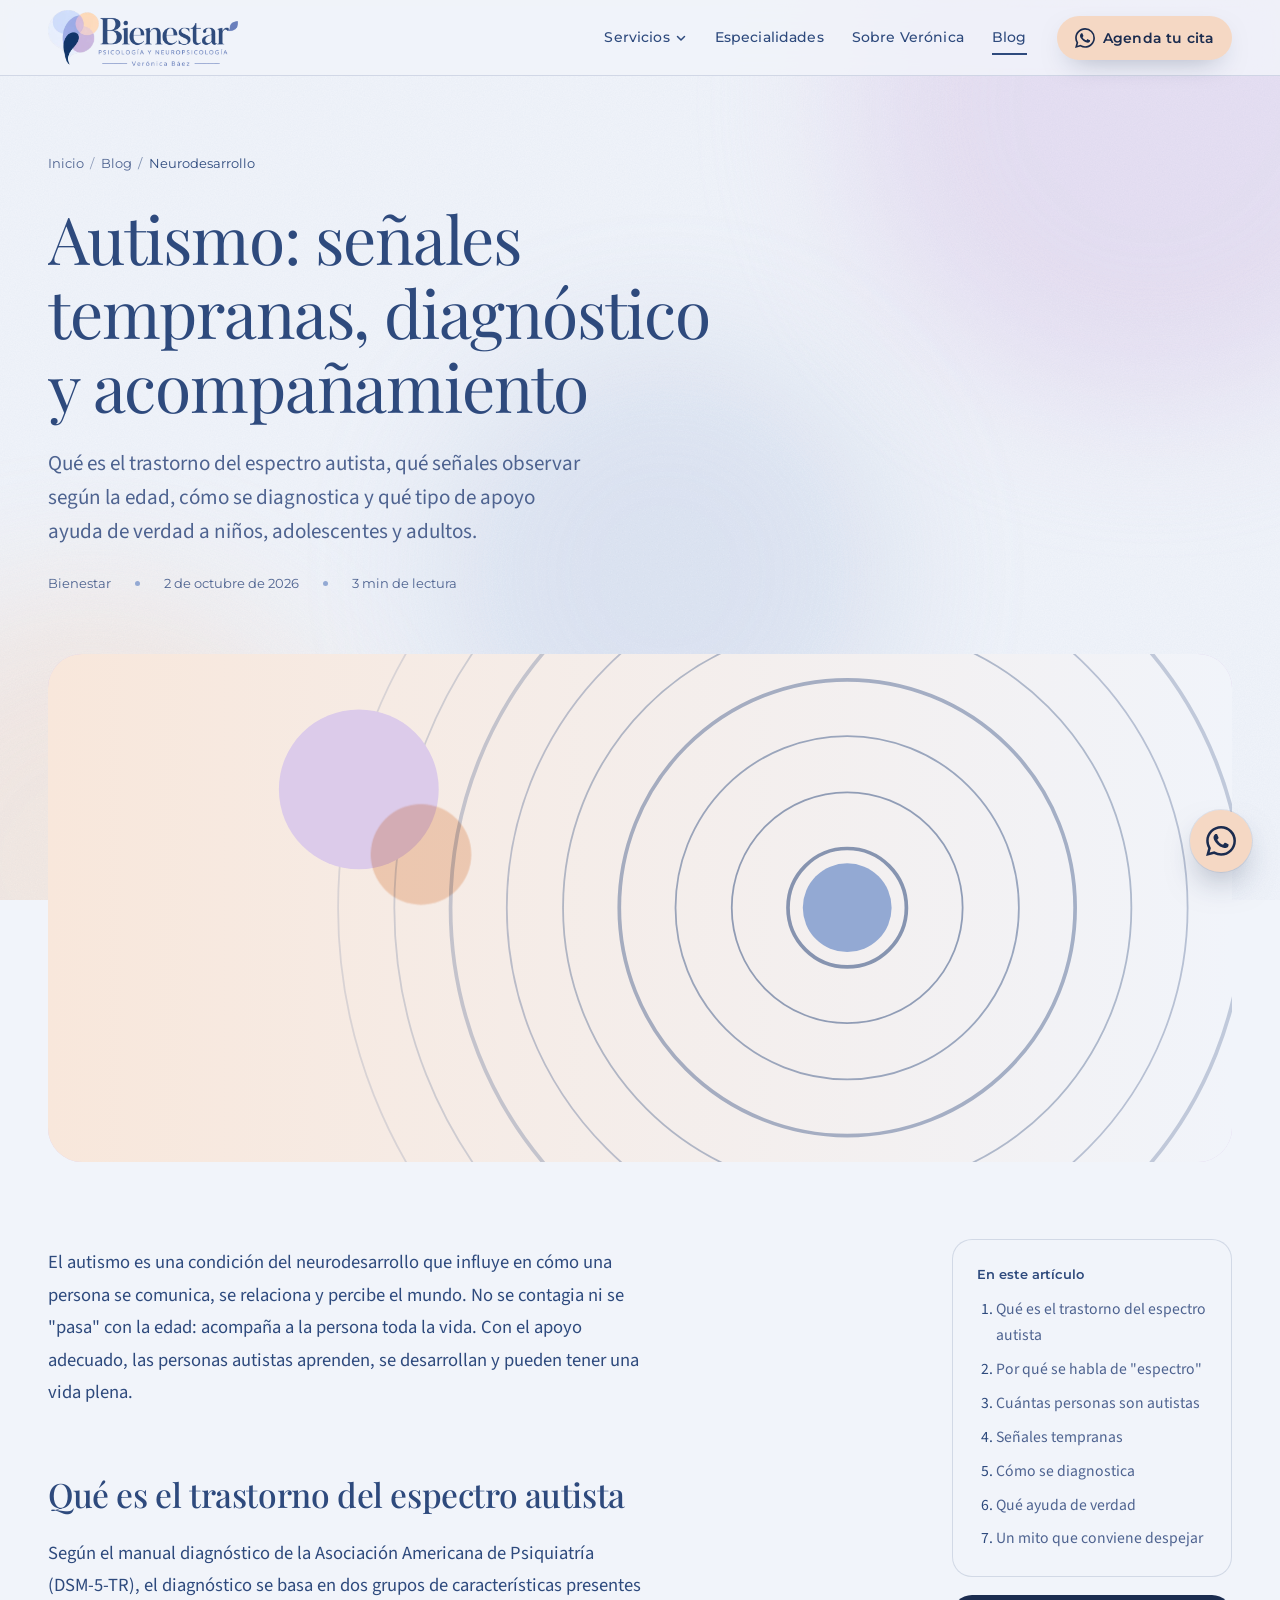
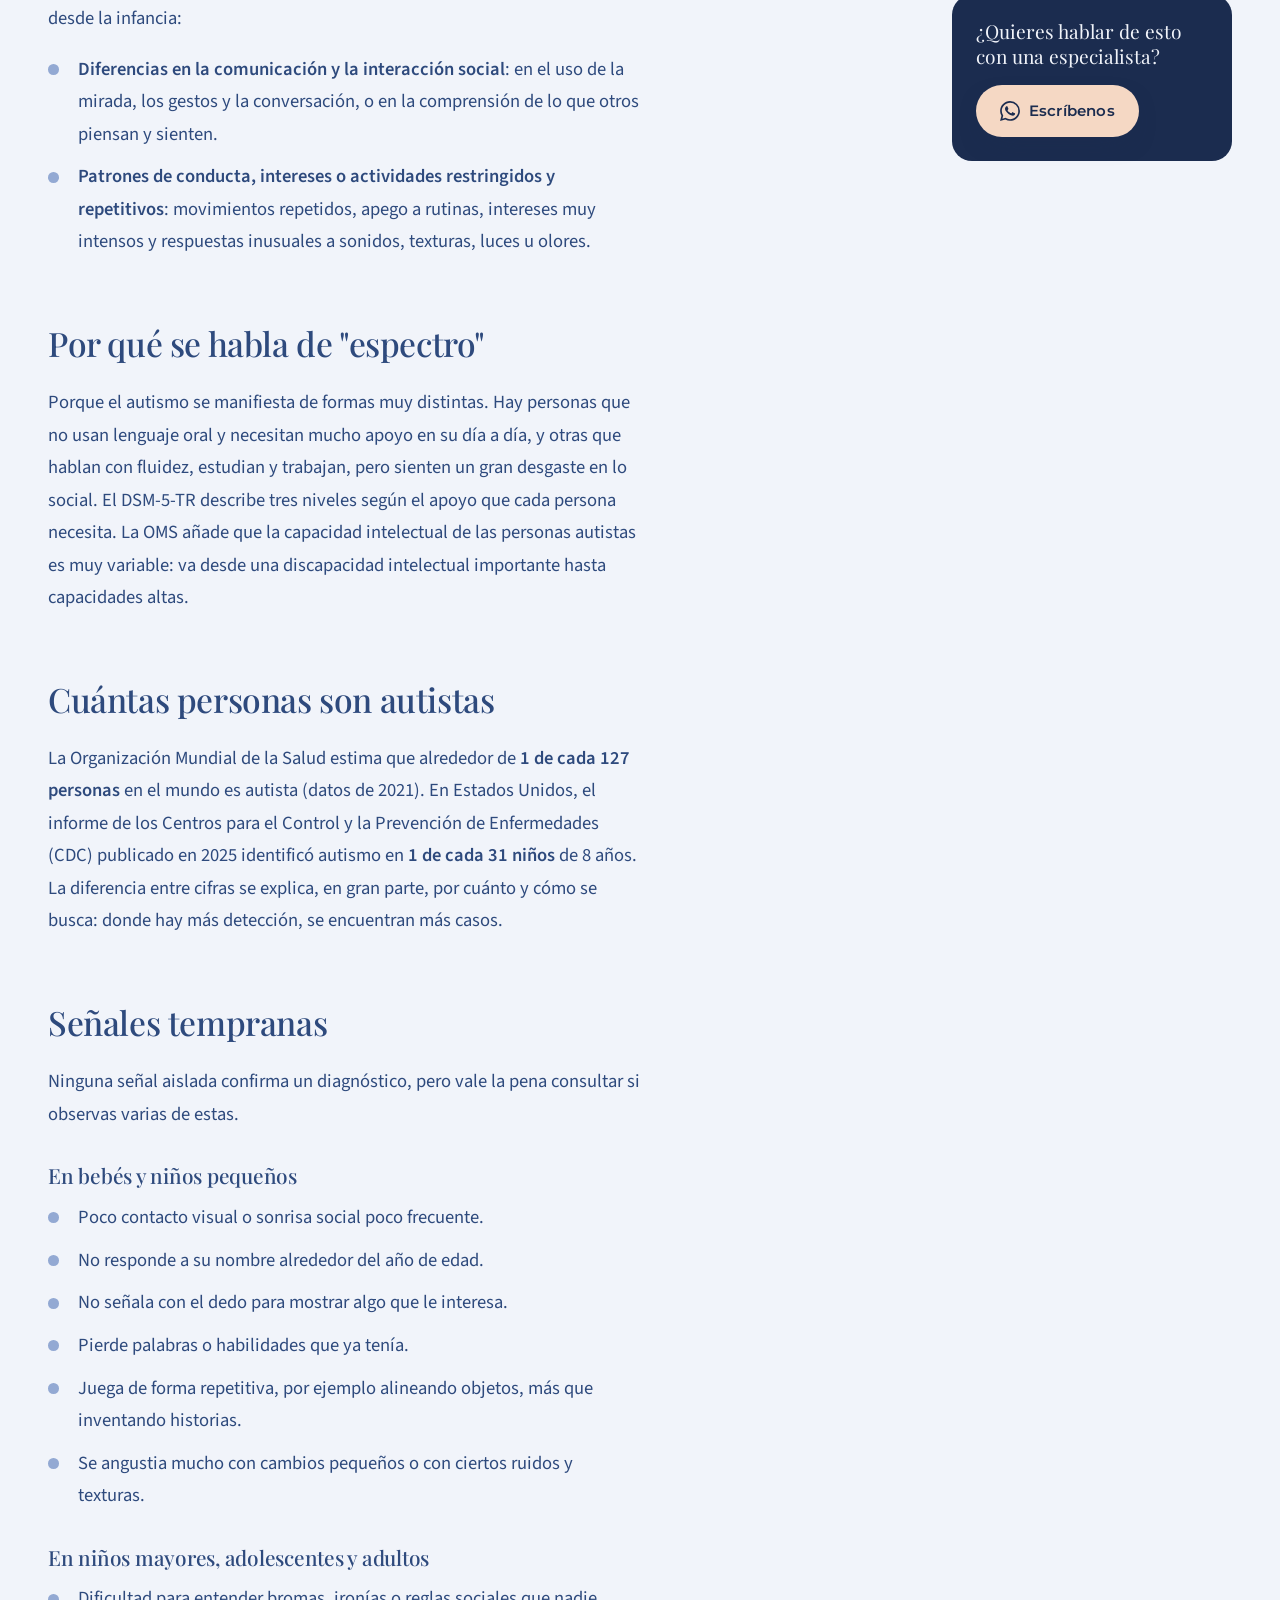
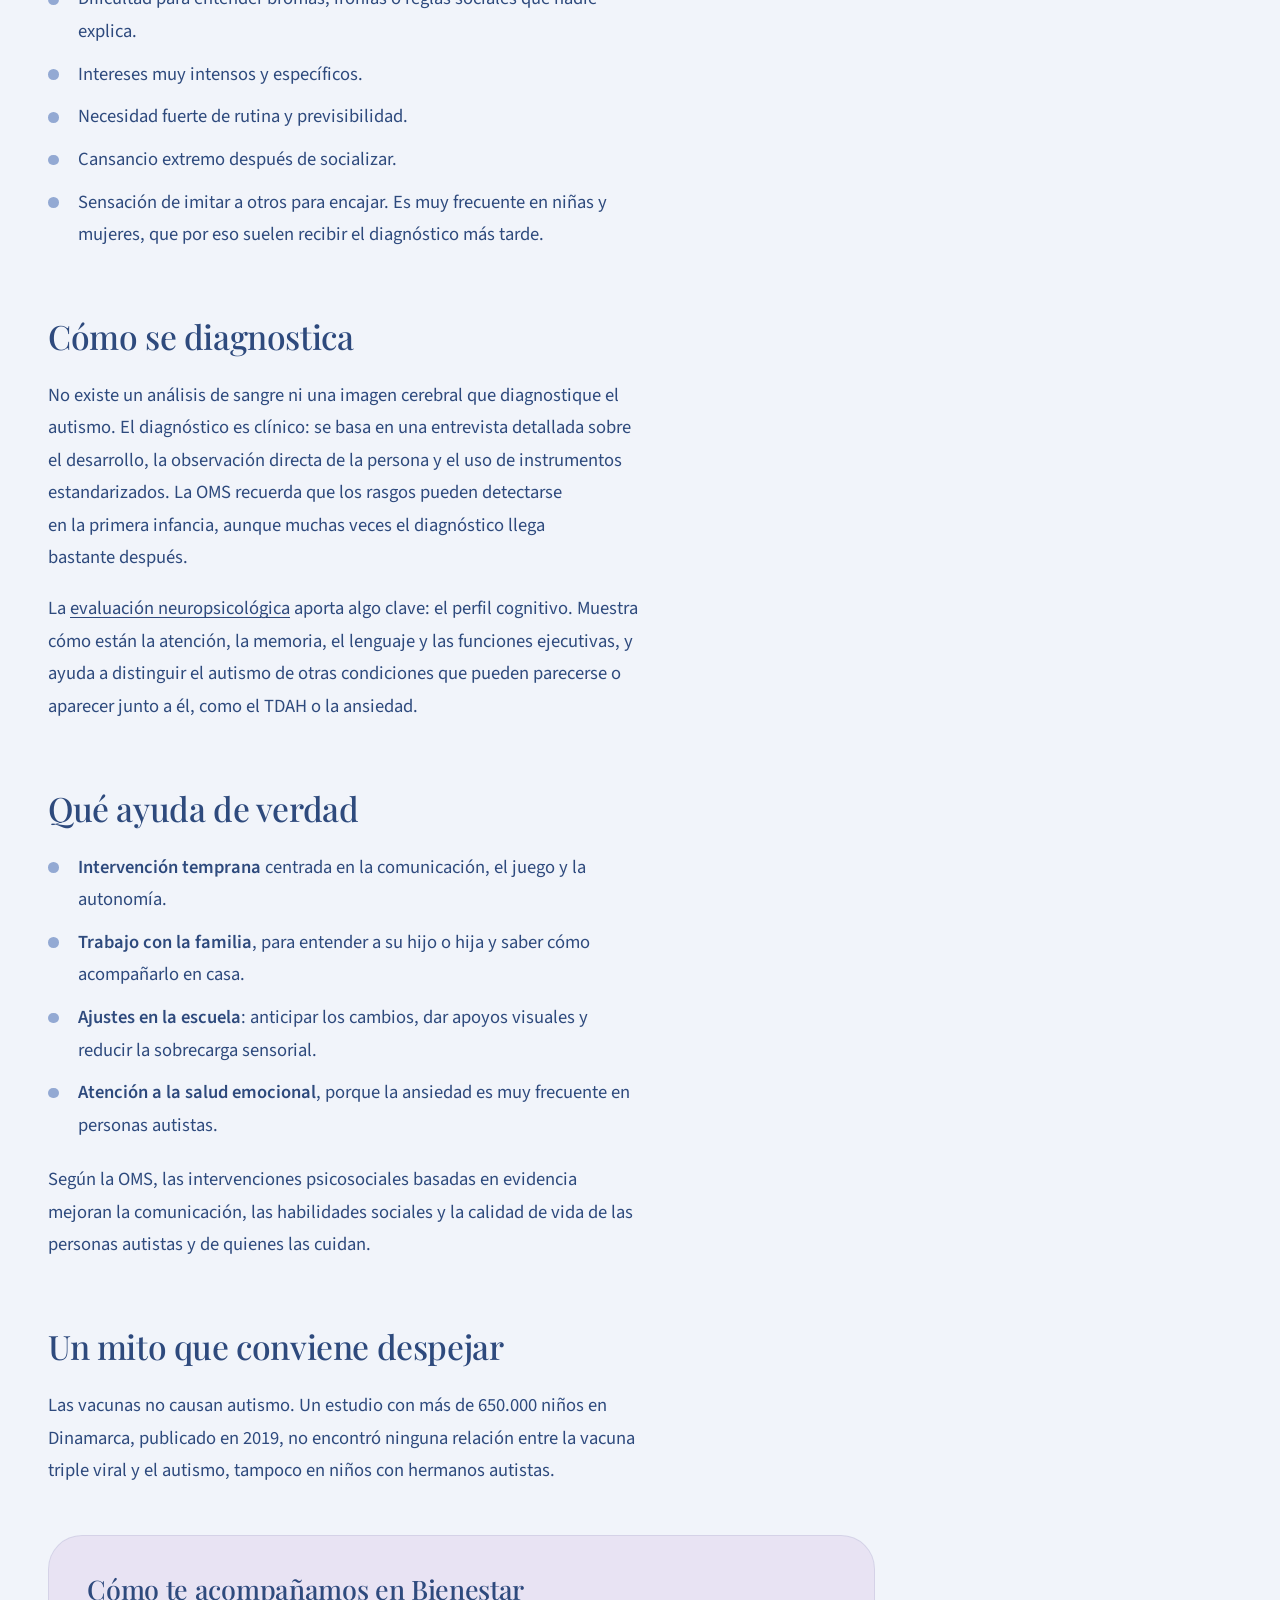
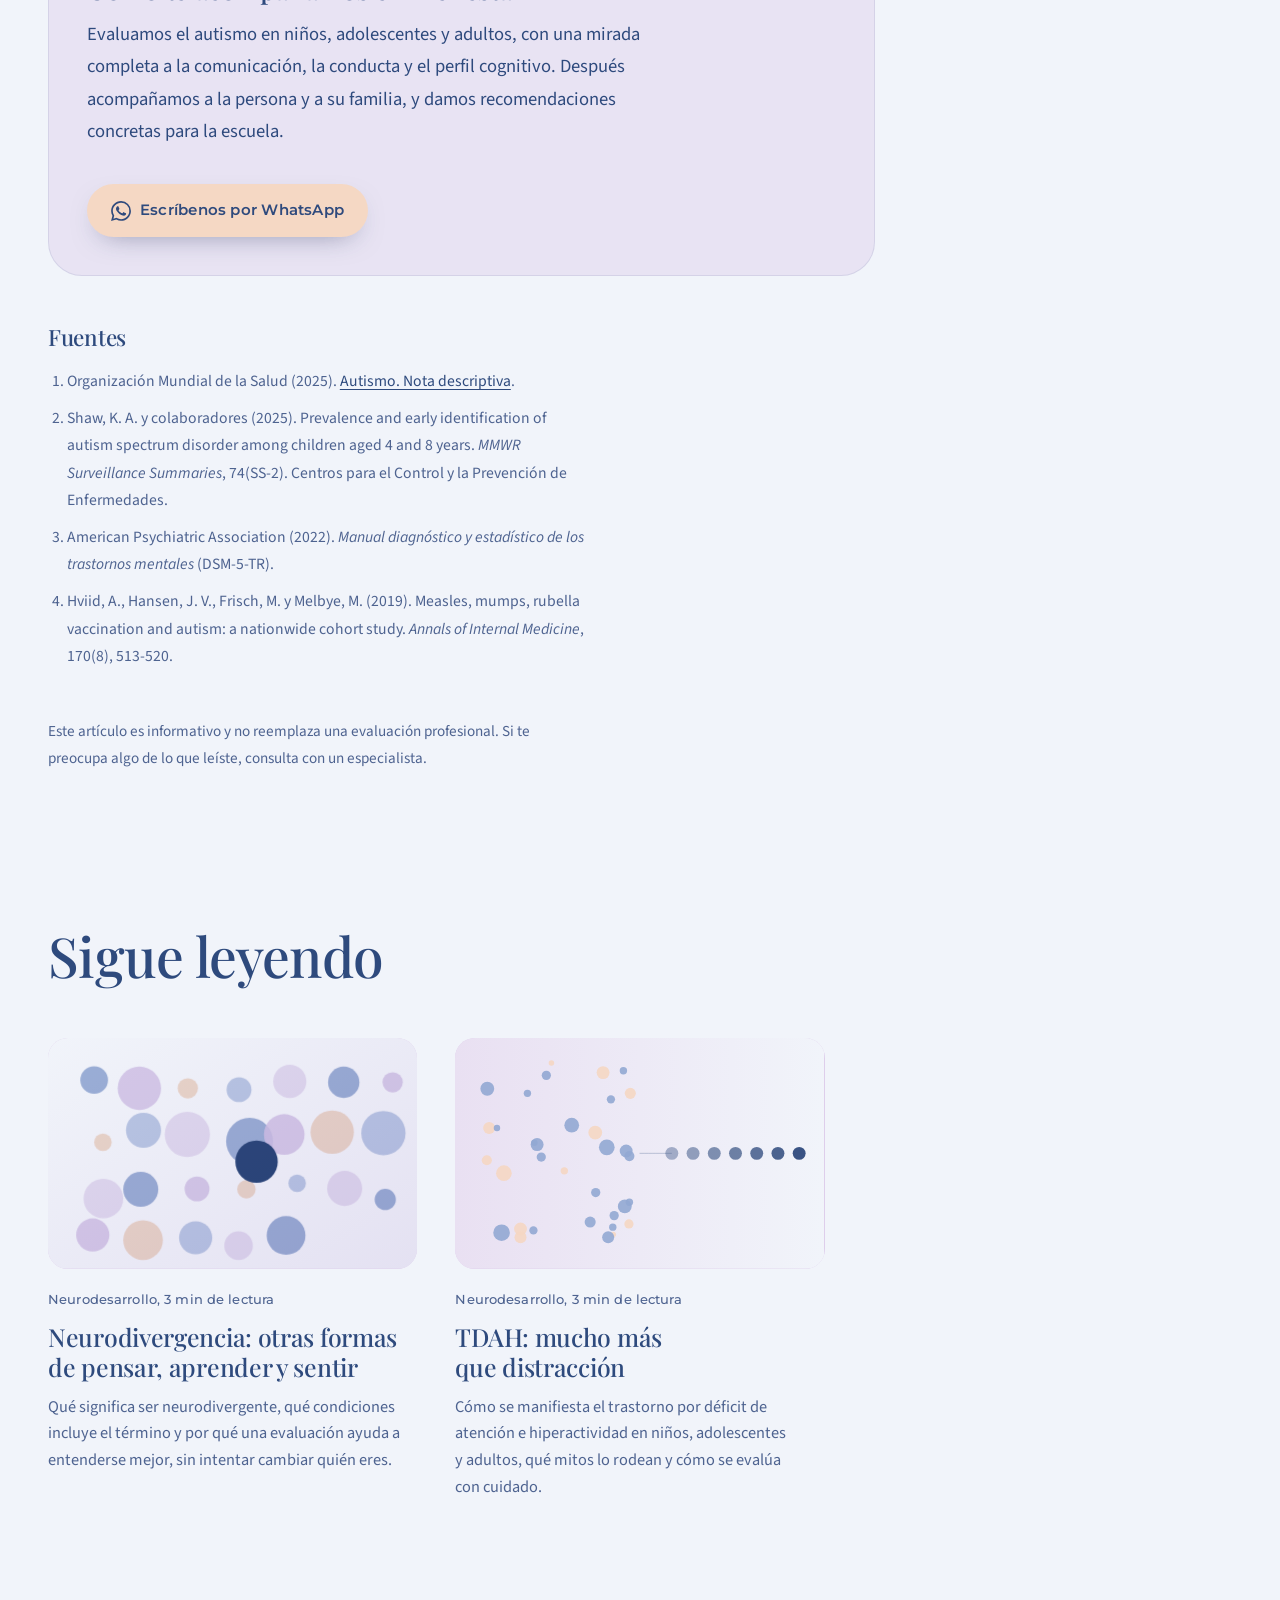
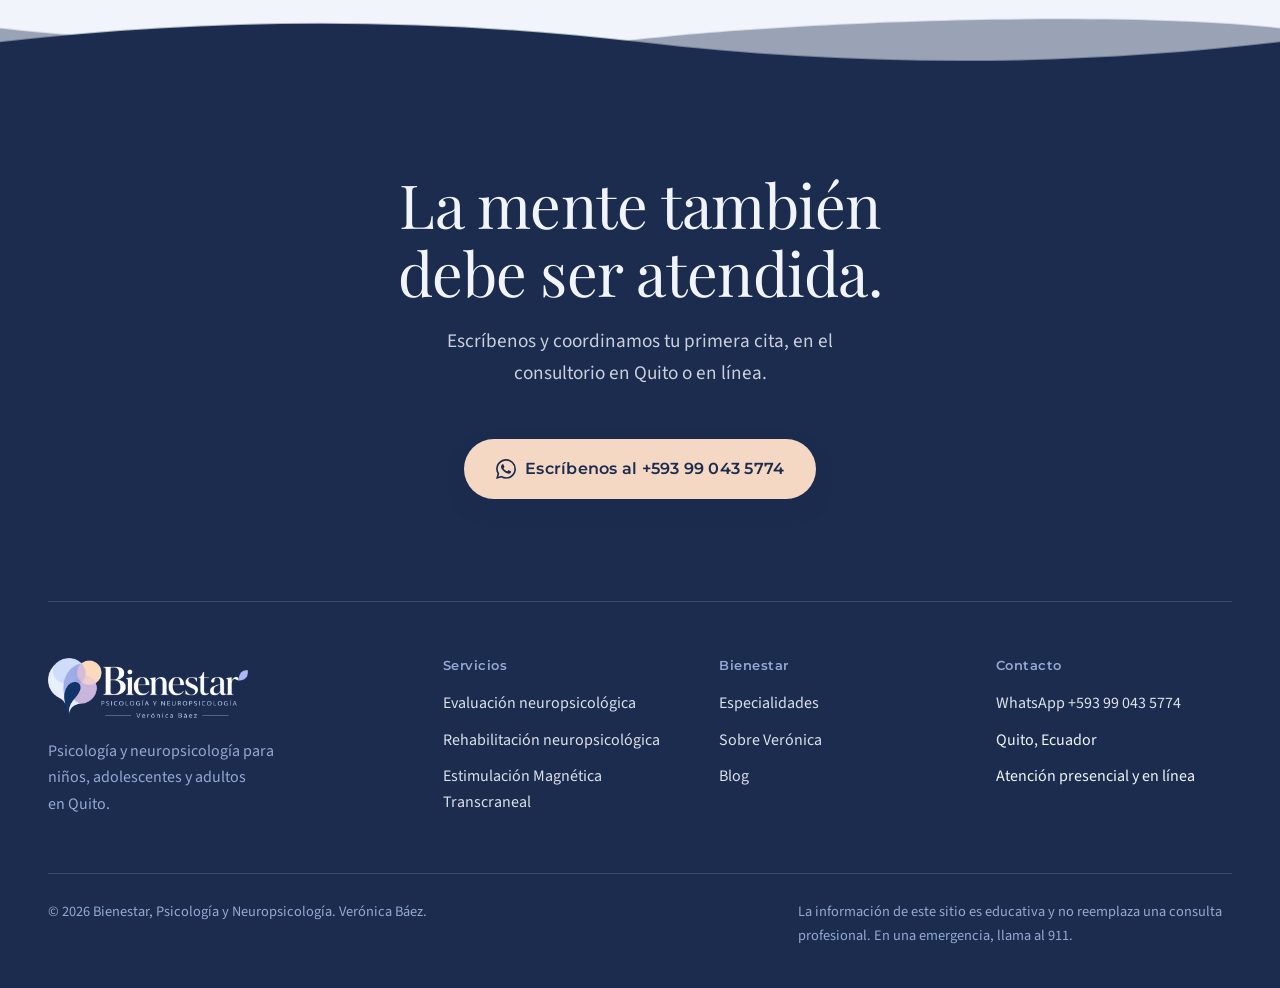
<file: blog/autismo.html>
<!doctype html>
<html lang="es-EC">
<head>
<meta charset="utf-8">
<meta name="viewport" content="width=device-width, initial-scale=1">
<title>Autismo: señales tempranas, diagnóstico y acompañamiento | Blog Bienestar</title>
<meta name="description" content="Qué es el trastorno del espectro autista, qué señales observar según la edad, cómo se diagnostica y qué tipo de apoyo ayuda de verdad a niños, adolescentes y adultos.">
<meta name="theme-color" content="#F1F4FA">
<link rel="icon" href="data:image/svg+xml,%3Csvg%20xmlns%3D'http%3A%2F%2Fwww.w3.org%2F2000%2Fsvg'%20viewBox%3D'0%200%2064%2064'%3E%3Ccircle%20cx%3D'25'%20cy%3D'27'%20r%3D'19'%20fill%3D'%2393A9D3'%20fill-opacity%3D'.85'%2F%3E%3Ccircle%20cx%3D'41'%20cy%3D'21'%20r%3D'13'%20fill%3D'%23F5D8C4'%2F%3E%3Ccircle%20cx%3D'39'%20cy%3D'36'%20r%3D'14'%20fill%3D'%23DCCBEA'%20fill-opacity%3D'.95'%2F%3E%3Cpath%20d%3D'M28%2030c7-5%2013%201%2010%208-3%206-9%209-10%2022-3-9-7-16-6-22%201-5%203-7%206-8z'%20fill%3D'%232E4A7D'%2F%3E%3C%2Fsvg%3E">
<link rel="preconnect" href="https://fonts.googleapis.com">
<link rel="preconnect" href="https://fonts.gstatic.com" crossorigin>
<link rel="stylesheet" href="https://fonts.googleapis.com/css2?family=Montserrat:wght@500;600&family=Parisienne&family=Playfair+Display:wght@400;500&family=Source+Sans+3:ital,wght@0,400;0,600;1,400&display=swap">
<link rel="stylesheet" href="../assets/css/estilos.css">
<meta property="og:type" content="article">
<meta property="og:site_name" content="Bienestar">
<meta property="og:locale" content="es_EC">
<meta property="og:title" content="Autismo: señales tempranas, diagnóstico y acompañamiento | Blog Bienestar">
<meta property="og:description" content="Qué es el trastorno del espectro autista, qué señales observar según la edad, cómo se diagnostica y qué tipo de apoyo ayuda de verdad a niños, adolescentes y adultos.">
<link rel="canonical" href="https://drommerg.github.io/bienestar-website/blog/autismo.html">
<meta property="og:url" content="https://drommerg.github.io/bienestar-website/blog/autismo.html">
<meta property="og:image" content="https://drommerg.github.io/bienestar-website/assets/img/og-bienestar.jpg">
<script>document.documentElement.classList.add('js')</script>
<script type="application/ld+json">{"@context":"https://schema.org","@type":"BlogPosting","headline":"Autismo: señales tempranas, diagnóstico y acompañamiento","description":"Qué es el trastorno del espectro autista, qué señales observar según la edad, cómo se diagnostica y qué tipo de apoyo ayuda de verdad a niños, adolescentes y adultos.","datePublished":"2026-10-02","dateModified":"2026-10-02","inLanguage":"es","author":{"@type":"Organization","name":"Bienestar, Psicología y Neuropsicología"},"publisher":{"@type":"Organization","name":"Bienestar, Psicología y Neuropsicología"},"mainEntityOfPage":"https://drommerg.github.io/bienestar-website/blog/autismo.html","image":"https://drommerg.github.io/bienestar-website/assets/img/og-bienestar.jpg"}</script>
<script type="application/ld+json">{"@context":"https://schema.org","@type":"BreadcrumbList","itemListElement":[{"@type":"ListItem","position":1,"name":"Inicio","item":"https://drommerg.github.io/bienestar-website/"},{"@type":"ListItem","position":2,"name":"Blog","item":"https://drommerg.github.io/bienestar-website/blog/index.html"},{"@type":"ListItem","position":3,"name":"Autismo: señales tempranas, diagnóstico y acompañamiento","item":"https://drommerg.github.io/bienestar-website/blog/autismo.html"}]}</script>
</head>
<body class="">
<a class="salto" href="#principal">Saltar al contenido</a>
<div class="ambiente" aria-hidden="true"><span class="a1"></span><span class="a2"></span><span class="a3"></span></div>
<header class="cabecera">
  <div class="contenedor cabecera-int">
    <a class="marca" href="../index.html" aria-label="Bienestar, Psicología y Neuropsicología. Ir al inicio">
      <img class="logo-oscuro" src="../assets/img/logo-oscuro.webp" alt="" width="640" height="190">
      <img class="logo-claro" src="../assets/img/logo-claro.webp" alt="" width="640" height="190">
    </a>
    <nav class="nav" aria-label="Principal">
      <ul class="nav-lista">
        <li class="tiene-submenu">
          <button class="nav-enlace" type="button" aria-expanded="false" aria-controls="sub-servicios">Servicios <svg class="chev" viewBox="0 0 12 12" aria-hidden="true" focusable="false"><path d="M2.5 4.5 6 8l3.5-3.5" fill="none" stroke="currentColor" stroke-width="1.5" stroke-linecap="round" stroke-linejoin="round"/></svg></button>
          <ul class="submenu" id="sub-servicios"><li><a href="../servicios/evaluacion-neuropsicologica.html">Evaluación neuropsicológica<small>Entender cómo funciona la mente</small></a></li><li><a href="../servicios/rehabilitacion-neuropsicologica.html">Rehabilitación neuropsicológica<small>Fortalecer lo que más cuesta</small></a></li><li><a href="../servicios/estimulacion-magnetica-transcraneal.html">Estimulación Magnética Transcraneal<small>EMT no invasiva, en 21 días</small></a></li></ul>
        </li>
        <li><a class="nav-enlace" href="../especialidades.html">Especialidades</a></li>
        <li><a class="nav-enlace" href="../sobre-veronica.html">Sobre Verónica</a></li>
        <li><a class="nav-enlace" href="../blog/index.html" aria-current="page">Blog</a></li>
      </ul>
      <a class="boton boton--wa boton--cab" href="https://wa.me/593990435774?text=Hola%2C%20le%C3%AD%20el%20art%C3%ADculo%20%22Autismo%3A%20se%C3%B1ales%20tempranas%2C%20diagn%C3%B3stico%20y%20acompa%C3%B1amiento%22%20y%20quiero%20hacer%20una%20consulta." target="_blank" rel="noopener"><svg viewBox="0 0 24 24" aria-hidden="true" focusable="false"><path fill="currentColor" d="M17.472 14.382c-.297-.149-1.758-.867-2.03-.967-.273-.099-.471-.148-.67.15-.197.297-.767.966-.94 1.164-.173.199-.347.223-.644.075-.297-.15-1.255-.463-2.39-1.475-.883-.788-1.48-1.761-1.653-2.059-.173-.297-.018-.458.13-.606.134-.133.298-.347.446-.52.149-.174.198-.298.298-.497.099-.198.05-.371-.025-.52-.075-.149-.669-1.612-.916-2.207-.242-.579-.487-.5-.669-.51-.173-.008-.371-.01-.57-.01-.198 0-.52.074-.792.372-.272.297-1.04 1.016-1.04 2.479 0 1.462 1.065 2.875 1.213 3.074.149.198 2.096 3.2 5.077 4.487.709.306 1.262.489 1.694.625.712.227 1.36.195 1.871.118.571-.085 1.758-.719 2.006-1.413.248-.694.248-1.289.173-1.413-.074-.124-.272-.198-.57-.347m-5.421 7.403h-.004a9.87 9.87 0 0 1-5.031-1.378l-.361-.214-3.741.982.998-3.648-.235-.374a9.86 9.86 0 0 1-1.51-5.26c.001-5.45 4.436-9.884 9.888-9.884 2.64 0 5.122 1.03 6.988 2.898a9.825 9.825 0 0 1 2.893 6.994c-.003 5.45-4.437 9.884-9.885 9.884m8.413-18.297A11.815 11.815 0 0 0 12.05 0C5.495 0 .16 5.335.157 11.892c0 2.096.547 4.142 1.588 5.945L.057 24l6.305-1.654a11.882 11.882 0 0 0 5.683 1.448h.005c6.554 0 11.89-5.335 11.893-11.893a11.821 11.821 0 0 0-3.48-8.413Z"/></svg><span>Agenda tu cita</span></a>
      <button class="menu-boton" type="button" aria-expanded="false" aria-controls="menu-movil" aria-label="Abrir menú"><span></span><span></span></button>
    </nav>
  </div>
</header>
<div class="menu-movil" id="menu-movil" data-cabecera="oscura" inert>
  <div class="menu-movil-int contenedor">
    <ul class="menu-lista">
      <li><a href="../index.html">Inicio</a></li>
      <li class="menu-grupo"><span>Servicios</span><ul><li><a href="../servicios/evaluacion-neuropsicologica.html">Evaluación neuropsicológica</a></li><li><a href="../servicios/rehabilitacion-neuropsicologica.html">Rehabilitación neuropsicológica</a></li><li><a href="../servicios/estimulacion-magnetica-transcraneal.html">Estimulación Magnética Transcraneal</a></li></ul></li>
      <li><a href="../especialidades.html">Especialidades</a></li>
      <li><a href="../sobre-veronica.html">Sobre Verónica</a></li>
      <li><a href="../blog/index.html">Blog</a></li>
    </ul>
    <a class="boton boton--wa" href="https://wa.me/593990435774?text=Hola%2C%20le%C3%AD%20el%20art%C3%ADculo%20%22Autismo%3A%20se%C3%B1ales%20tempranas%2C%20diagn%C3%B3stico%20y%20acompa%C3%B1amiento%22%20y%20quiero%20hacer%20una%20consulta." target="_blank" rel="noopener"><svg viewBox="0 0 24 24" aria-hidden="true" focusable="false"><path fill="currentColor" d="M17.472 14.382c-.297-.149-1.758-.867-2.03-.967-.273-.099-.471-.148-.67.15-.197.297-.767.966-.94 1.164-.173.199-.347.223-.644.075-.297-.15-1.255-.463-2.39-1.475-.883-.788-1.48-1.761-1.653-2.059-.173-.297-.018-.458.13-.606.134-.133.298-.347.446-.52.149-.174.198-.298.298-.497.099-.198.05-.371-.025-.52-.075-.149-.669-1.612-.916-2.207-.242-.579-.487-.5-.669-.51-.173-.008-.371-.01-.57-.01-.198 0-.52.074-.792.372-.272.297-1.04 1.016-1.04 2.479 0 1.462 1.065 2.875 1.213 3.074.149.198 2.096 3.2 5.077 4.487.709.306 1.262.489 1.694.625.712.227 1.36.195 1.871.118.571-.085 1.758-.719 2.006-1.413.248-.694.248-1.289.173-1.413-.074-.124-.272-.198-.57-.347m-5.421 7.403h-.004a9.87 9.87 0 0 1-5.031-1.378l-.361-.214-3.741.982.998-3.648-.235-.374a9.86 9.86 0 0 1-1.51-5.26c.001-5.45 4.436-9.884 9.888-9.884 2.64 0 5.122 1.03 6.988 2.898a9.825 9.825 0 0 1 2.893 6.994c-.003 5.45-4.437 9.884-9.885 9.884m8.413-18.297A11.815 11.815 0 0 0 12.05 0C5.495 0 .16 5.335.157 11.892c0 2.096.547 4.142 1.588 5.945L.057 24l6.305-1.654a11.882 11.882 0 0 0 5.683 1.448h.005c6.554 0 11.89-5.335 11.893-11.893a11.821 11.821 0 0 0-3.48-8.413Z"/></svg><span>Escríbenos por WhatsApp</span></a>
    <p class="menu-dato">Quito, Ecuador. Presencial y en línea.</p>
  </div>
</div>
<main id="principal" tabindex="-1">

<article class="articulo">
  <header class="articulo-cabecera">
    <div class="contenedor">
      <nav class="migas" aria-label="Estás aquí"><ol><li><a href="../index.html">Inicio</a></li><li><a href="../blog/index.html">Blog</a></li><li aria-current="page">Neurodesarrollo</li></ol></nav>
      <h1 class="emerge">Autismo: señales tempranas, diagnóstico y acompañamiento</h1>
      <p class="entrada revela">Qué es el trastorno del espectro autista, qué señales observar según la edad, cómo se diagnostica y qué tipo de apoyo ayuda de verdad a niños, adolescentes y adultos.</p>
      <p class="articulo-meta revela" style="--i:1"><span>Bienestar</span><span><time datetime="2026-10-02">2 de octubre de 2026</time></span><span>3 min de lectura</span></p>
    </div>
    <div class="contenedor">
      <div class="portada portada--grande revela" style="--i:2"><svg viewBox="0 0 800 500" preserveAspectRatio="xMidYMid slice" aria-hidden="true" focusable="false"><defs><linearGradient id="g-autismo" x1="0" y1="0" x2="1" y2="0"><stop offset="0" stop-color="#F8E7DB"/><stop offset="1" stop-color="#F1F4FA"/></linearGradient></defs><rect width="800" height="500" fill="url(#g-autismo)"/><circle cx="540" cy="250" r="40" fill="none" stroke="#2E4A7D" stroke-opacity="0.55" stroke-width="2.5"/><circle cx="540" cy="250" r="78" fill="none" stroke="#2E4A7D" stroke-opacity="0.50" stroke-width="1.2"/><circle cx="540" cy="250" r="116" fill="none" stroke="#2E4A7D" stroke-opacity="0.45" stroke-width="1.2"/><circle cx="540" cy="250" r="154" fill="none" stroke="#2E4A7D" stroke-opacity="0.40" stroke-width="2.5"/><circle cx="540" cy="250" r="192" fill="none" stroke="#2E4A7D" stroke-opacity="0.35" stroke-width="1.2"/><circle cx="540" cy="250" r="230" fill="none" stroke="#2E4A7D" stroke-opacity="0.30" stroke-width="1.2"/><circle cx="540" cy="250" r="268" fill="none" stroke="#2E4A7D" stroke-opacity="0.25" stroke-width="2.5"/><circle cx="540" cy="250" r="306" fill="none" stroke="#2E4A7D" stroke-opacity="0.20" stroke-width="1.2"/><circle cx="540" cy="250" r="344" fill="none" stroke="#2E4A7D" stroke-opacity="0.15" stroke-width="1.2"/><circle cx="540" cy="250" r="30" fill="#93A9D3"/><circle cx="210" cy="170" r="54" fill="#DCCBEA"/><circle cx="252" cy="214" r="34" fill="#F5D8C4" style="mix-blend-mode:multiply"/></svg></div>
    </div>
  </header>
  <div class="contenedor articulo-cuerpo">
    <div class="prosa prosa--articulo">
      
<p>El autismo es una condición del neurodesarrollo que influye en cómo una persona se comunica, se relaciona y percibe el mundo. No se contagia ni se "pasa" con la edad: acompaña a la persona toda la vida. Con el apoyo adecuado, las personas autistas aprenden, se desarrollan y pueden tener una vida plena.</p>

<h2 id="que-es-el-trastorno-del-espectro-autista">Qué es el trastorno del espectro autista</h2>
<p>Según el manual diagnóstico de la Asociación Americana de Psiquiatría (DSM-5-TR), el diagnóstico se basa en dos grupos de características presentes desde la infancia:</p>
<ul>
  <li><strong>Diferencias en la comunicación y la interacción social</strong>: en el uso de la mirada, los gestos y la conversación, o en la comprensión de lo que otros piensan y sienten.</li>
  <li><strong>Patrones de conducta, intereses o actividades restringidos y repetitivos</strong>: movimientos repetidos, apego a rutinas, intereses muy intensos y respuestas inusuales a sonidos, texturas, luces u olores.</li>
</ul>

<h2 id="por-que-se-habla-de-espectro">Por qué se habla de "espectro"</h2>
<p>Porque el autismo se manifiesta de formas muy distintas. Hay personas que no usan lenguaje oral y necesitan mucho apoyo en su día a día, y otras que hablan con fluidez, estudian y trabajan, pero sienten un gran desgaste en lo social. El DSM-5-TR describe tres niveles según el apoyo que cada persona necesita. La OMS añade que la capacidad intelectual de las personas autistas es muy variable: va desde una discapacidad intelectual importante hasta capacidades altas.</p>

<h2 id="cuantas-personas-son-autistas">Cuántas personas son autistas</h2>
<p>La Organización Mundial de la Salud estima que alrededor de <strong>1 de cada 127 personas</strong> en el mundo es autista (datos de 2021). En Estados Unidos, el informe de los Centros para el Control y la Prevención de Enfermedades (CDC) publicado en 2025 identificó autismo en <strong>1 de cada 31 niños</strong> de 8 años. La diferencia entre cifras se explica, en gran parte, por cuánto y cómo se busca: donde hay más detección, se encuentran más casos.</p>

<h2 id="senales-tempranas">Señales tempranas</h2>
<p>Ninguna señal aislada confirma un diagnóstico, pero vale la pena consultar si observas varias de estas.</p>
<h3>En bebés y niños pequeños</h3>
<ul>
  <li>Poco contacto visual o sonrisa social poco frecuente.</li>
  <li>No responde a su nombre alrededor del año de edad.</li>
  <li>No señala con el dedo para mostrar algo que le interesa.</li>
  <li>Pierde palabras o habilidades que ya tenía.</li>
  <li>Juega de forma repetitiva, por ejemplo alineando objetos, más que inventando historias.</li>
  <li>Se angustia mucho con cambios pequeños o con ciertos ruidos y texturas.</li>
</ul>
<h3>En niños mayores, adolescentes y adultos</h3>
<ul>
  <li>Dificultad para entender bromas, ironías o reglas sociales que nadie explica.</li>
  <li>Intereses muy intensos y específicos.</li>
  <li>Necesidad fuerte de rutina y previsibilidad.</li>
  <li>Cansancio extremo después de socializar.</li>
  <li>Sensación de imitar a otros para encajar. Es muy frecuente en niñas y mujeres, que por eso suelen recibir el diagnóstico más tarde.</li>
</ul>

<h2 id="como-se-diagnostica">Cómo se diagnostica</h2>
<p>No existe un análisis de sangre ni una imagen cerebral que diagnostique el autismo. El diagnóstico es clínico: se basa en una entrevista detallada sobre el desarrollo, la observación directa de la persona y el uso de instrumentos estandarizados. La OMS recuerda que los rasgos pueden detectarse en la primera infancia, aunque muchas veces el diagnóstico llega bastante después.</p>
<p>La <a href="../servicios/evaluacion-neuropsicologica.html">evaluación neuropsicológica</a> aporta algo clave: el perfil cognitivo. Muestra cómo están la atención, la memoria, el lenguaje y las funciones ejecutivas, y ayuda a distinguir el autismo de otras condiciones que pueden parecerse o aparecer junto a él, como el TDAH o la ansiedad.</p>

<h2 id="que-ayuda-de-verdad">Qué ayuda de verdad</h2>
<ul>
  <li><strong>Intervención temprana</strong> centrada en la comunicación, el juego y la autonomía.</li>
  <li><strong>Trabajo con la familia</strong>, para entender a su hijo o hija y saber cómo acompañarlo en casa.</li>
  <li><strong>Ajustes en la escuela</strong>: anticipar los cambios, dar apoyos visuales y reducir la sobrecarga sensorial.</li>
  <li><strong>Atención a la salud emocional</strong>, porque la ansiedad es muy frecuente en personas autistas.</li>
</ul>
<p>Según la OMS, las intervenciones psicosociales basadas en evidencia mejoran la comunicación, las habilidades sociales y la calidad de vida de las personas autistas y de quienes las cuidan.</p>

<h2 id="un-mito-que-conviene-despejar">Un mito que conviene despejar</h2>
<p>Las vacunas no causan autismo. Un estudio con más de 650.000 niños en Dinamarca, publicado en 2019, no encontró ninguna relación entre la vacuna triple viral y el autismo, tampoco en niños con hermanos autistas.</p>
      <aside class="nota" aria-label="Cómo te acompañamos en Bienestar">
        <h2 class="nota-titulo">Cómo te acompañamos en Bienestar</h2>
        <p>Evaluamos el autismo en niños, adolescentes y adultos, con una mirada completa a la comunicación, la conducta y el perfil cognitivo. Después acompañamos a la persona y a su familia, y damos recomendaciones concretas para la escuela.</p>
        <a class="boton boton--wa " href="https://wa.me/593990435774?text=Hola%2C%20le%C3%AD%20el%20art%C3%ADculo%20%22Autismo%3A%20se%C3%B1ales%20tempranas%2C%20diagn%C3%B3stico%20y%20acompa%C3%B1amiento%22%20y%20quiero%20hacer%20una%20consulta." target="_blank" rel="noopener"><svg viewBox="0 0 24 24" aria-hidden="true" focusable="false"><path fill="currentColor" d="M17.472 14.382c-.297-.149-1.758-.867-2.03-.967-.273-.099-.471-.148-.67.15-.197.297-.767.966-.94 1.164-.173.199-.347.223-.644.075-.297-.15-1.255-.463-2.39-1.475-.883-.788-1.48-1.761-1.653-2.059-.173-.297-.018-.458.13-.606.134-.133.298-.347.446-.52.149-.174.198-.298.298-.497.099-.198.05-.371-.025-.52-.075-.149-.669-1.612-.916-2.207-.242-.579-.487-.5-.669-.51-.173-.008-.371-.01-.57-.01-.198 0-.52.074-.792.372-.272.297-1.04 1.016-1.04 2.479 0 1.462 1.065 2.875 1.213 3.074.149.198 2.096 3.2 5.077 4.487.709.306 1.262.489 1.694.625.712.227 1.36.195 1.871.118.571-.085 1.758-.719 2.006-1.413.248-.694.248-1.289.173-1.413-.074-.124-.272-.198-.57-.347m-5.421 7.403h-.004a9.87 9.87 0 0 1-5.031-1.378l-.361-.214-3.741.982.998-3.648-.235-.374a9.86 9.86 0 0 1-1.51-5.26c.001-5.45 4.436-9.884 9.888-9.884 2.64 0 5.122 1.03 6.988 2.898a9.825 9.825 0 0 1 2.893 6.994c-.003 5.45-4.437 9.884-9.885 9.884m8.413-18.297A11.815 11.815 0 0 0 12.05 0C5.495 0 .16 5.335.157 11.892c0 2.096.547 4.142 1.588 5.945L.057 24l6.305-1.654a11.882 11.882 0 0 0 5.683 1.448h.005c6.554 0 11.89-5.335 11.893-11.893a11.821 11.821 0 0 0-3.48-8.413Z"/></svg><span>Escríbenos por WhatsApp</span></a>
      </aside>
      <section class="fuentes" aria-labelledby="fuentes-titulo">
        <h2 id="fuentes-titulo">Fuentes</h2>
        <ol><li>Organización Mundial de la Salud (2025). <a href="https://www.who.int/es/news-room/fact-sheets/detail/autism-spectrum-disorders" target="_blank" rel="noopener">Autismo. Nota descriptiva</a>.</li><li>Shaw, K. A. y colaboradores (2025). Prevalence and early identification of autism spectrum disorder among children aged 4 and 8 years. <em>MMWR Surveillance Summaries</em>, 74(SS-2). Centros para el Control y la Prevención de Enfermedades.</li><li>American Psychiatric Association (2022). <em>Manual diagnóstico y estadístico de los trastornos mentales</em> (DSM-5-TR).</li><li>Hviid, A., Hansen, J. V., Frisch, M. y Melbye, M. (2019). Measles, mumps, rubella vaccination and autism: a nationwide cohort study. <em>Annals of Internal Medicine</em>, 170(8), 513-520.</li></ol>
      </section>
      <p class="aviso">Este artículo es informativo y no reemplaza una evaluación profesional. Si te preocupa algo de lo que leíste, consulta con un especialista.</p>
    </div>
    <aside class="articulo-lateral" aria-label="En este artículo">
      <div class="lateral-caja">
        <p class="lateral-titulo">En este artículo</p>
        <ol class="lateral-indice"><li><a href="#que-es-el-trastorno-del-espectro-autista">Qué es el trastorno del espectro autista</a></li><li><a href="#por-que-se-habla-de-espectro">Por qué se habla de "espectro"</a></li><li><a href="#cuantas-personas-son-autistas">Cuántas personas son autistas</a></li><li><a href="#senales-tempranas">Señales tempranas</a></li><li><a href="#como-se-diagnostica">Cómo se diagnostica</a></li><li><a href="#que-ayuda-de-verdad">Qué ayuda de verdad</a></li><li><a href="#un-mito-que-conviene-despejar">Un mito que conviene despejar</a></li></ol>
      </div>
      <div class="lateral-caja lateral-caja--cta">
        <p>¿Quieres hablar de esto con una especialista?</p>
        <a class="boton boton--wa " href="https://wa.me/593990435774?text=Hola%2C%20le%C3%AD%20el%20art%C3%ADculo%20%22Autismo%3A%20se%C3%B1ales%20tempranas%2C%20diagn%C3%B3stico%20y%20acompa%C3%B1amiento%22%20y%20quiero%20hacer%20una%20consulta." target="_blank" rel="noopener"><svg viewBox="0 0 24 24" aria-hidden="true" focusable="false"><path fill="currentColor" d="M17.472 14.382c-.297-.149-1.758-.867-2.03-.967-.273-.099-.471-.148-.67.15-.197.297-.767.966-.94 1.164-.173.199-.347.223-.644.075-.297-.15-1.255-.463-2.39-1.475-.883-.788-1.48-1.761-1.653-2.059-.173-.297-.018-.458.13-.606.134-.133.298-.347.446-.52.149-.174.198-.298.298-.497.099-.198.05-.371-.025-.52-.075-.149-.669-1.612-.916-2.207-.242-.579-.487-.5-.669-.51-.173-.008-.371-.01-.57-.01-.198 0-.52.074-.792.372-.272.297-1.04 1.016-1.04 2.479 0 1.462 1.065 2.875 1.213 3.074.149.198 2.096 3.2 5.077 4.487.709.306 1.262.489 1.694.625.712.227 1.36.195 1.871.118.571-.085 1.758-.719 2.006-1.413.248-.694.248-1.289.173-1.413-.074-.124-.272-.198-.57-.347m-5.421 7.403h-.004a9.87 9.87 0 0 1-5.031-1.378l-.361-.214-3.741.982.998-3.648-.235-.374a9.86 9.86 0 0 1-1.51-5.26c.001-5.45 4.436-9.884 9.888-9.884 2.64 0 5.122 1.03 6.988 2.898a9.825 9.825 0 0 1 2.893 6.994c-.003 5.45-4.437 9.884-9.885 9.884m8.413-18.297A11.815 11.815 0 0 0 12.05 0C5.495 0 .16 5.335.157 11.892c0 2.096.547 4.142 1.588 5.945L.057 24l6.305-1.654a11.882 11.882 0 0 0 5.683 1.448h.005c6.554 0 11.89-5.335 11.893-11.893a11.821 11.821 0 0 0-3.48-8.413Z"/></svg><span>Escríbenos</span></a>
      </div>
    </aside>
  </div>
</article>

<section class="seccion relacionados" aria-labelledby="rel-titulo">
  <div class="contenedor">
    <h2 id="rel-titulo" class="titulo emerge">Sigue leyendo</h2>
    <div class="tarjetas"><a class="tarjeta-articulo revela" style="--i:0" href="../blog/neurodivergencia.html" data-categoria="Neurodesarrollo">
      <span class="portada"><svg viewBox="0 0 800 500" preserveAspectRatio="xMidYMid slice" aria-hidden="true" focusable="false"><defs><linearGradient id="g-neurodivergencia" x1="0" y1="0" x2="1" y2="1"><stop offset="0" stop-color="#F1F4FA"/><stop offset="1" stop-color="#E4E1F2"/></linearGradient></defs><rect width="800" height="500" fill="url(#g-neurodivergencia)"/><g style="mix-blend-mode:multiply"><circle cx="100" cy="91" r="30" fill="#93A9D3" fill-opacity=".85"/><circle cx="198" cy="109" r="47" fill="#DCCBEA" fill-opacity=".85"/><circle cx="303" cy="109" r="22" fill="#F5D8C4" fill-opacity=".85"/><circle cx="414" cy="112" r="27" fill="#B9C7E4" fill-opacity=".85"/><circle cx="524" cy="94" r="36" fill="#E9DDF1" fill-opacity=".85"/><circle cx="641" cy="96" r="34" fill="#93A9D3" fill-opacity=".85"/><circle cx="747" cy="96" r="22" fill="#DCCBEA" fill-opacity=".85"/><circle cx="119" cy="226" r="19" fill="#F5D8C4" fill-opacity=".85"/><circle cx="207" cy="200" r="38" fill="#B9C7E4" fill-opacity=".85"/><circle cx="302" cy="209" r="49" fill="#E9DDF1" fill-opacity=".85"/><circle cx="437" cy="224" r="51" fill="#93A9D3" fill-opacity=".85"/><circle cx="512" cy="209" r="44" fill="#DCCBEA" fill-opacity=".85"/><circle cx="616" cy="204" r="47" fill="#F5D8C4" fill-opacity=".85"/><circle cx="727" cy="206" r="48" fill="#B9C7E4" fill-opacity=".85"/><circle cx="120" cy="348" r="43" fill="#E9DDF1" fill-opacity=".85"/><circle cx="201" cy="328" r="38" fill="#93A9D3" fill-opacity=".85"/><circle cx="323" cy="327" r="27" fill="#DCCBEA" fill-opacity=".85"/><circle cx="430" cy="328" r="20" fill="#F5D8C4" fill-opacity=".85"/><circle cx="540" cy="315" r="19" fill="#B9C7E4" fill-opacity=".85"/><circle cx="643" cy="326" r="38" fill="#E9DDF1" fill-opacity=".85"/><circle cx="731" cy="350" r="23" fill="#93A9D3" fill-opacity=".85"/><circle cx="97" cy="427" r="36" fill="#DCCBEA" fill-opacity=".85"/><circle cx="206" cy="438" r="43" fill="#F5D8C4" fill-opacity=".85"/><circle cx="320" cy="433" r="36" fill="#B9C7E4" fill-opacity=".85"/><circle cx="413" cy="450" r="31" fill="#E9DDF1" fill-opacity=".85"/><circle cx="516" cy="428" r="42" fill="#93A9D3" fill-opacity=".85"/><circle cx="452" cy="268" r="46" fill="#2E4A7D"/></g></svg></span>
      <span class="meta">Neurodesarrollo, 3 min de lectura</span>
      <h3>Neurodivergencia: otras formas de pensar, aprender y sentir</h3>
      <p>Qué significa ser neurodivergente, qué condiciones incluye el término y por qué una evaluación ayuda a entenderse mejor, sin intentar cambiar quién eres.</p>
    </a><a class="tarjeta-articulo revela" style="--i:1" href="../blog/tdah.html" data-categoria="Neurodesarrollo">
      <span class="portada"><svg viewBox="0 0 800 500" preserveAspectRatio="xMidYMid slice" aria-hidden="true" focusable="false"><defs><linearGradient id="g-tdah" x1="0" y1="0" x2="1" y2="0"><stop offset="0" stop-color="#E9E0F2"/><stop offset="1" stop-color="#F1F4FA"/></linearGradient></defs><rect width="800" height="500" fill="url(#g-tdah)"/><path d="M400 250 C430 250 440 250 470 250" stroke="#2E4A7D" stroke-opacity=".3" stroke-width="2" fill="none"/><circle cx="142" cy="414" r="14" fill="#F5D8C4" fill-opacity=".9"/><circle cx="305" cy="335" r="10" fill="#93A9D3" fill-opacity=".9"/><circle cx="338" cy="133" r="9" fill="#93A9D3" fill-opacity=".9"/><circle cx="142" cy="432" r="13" fill="#F5D8C4" fill-opacity=".9"/><circle cx="371" cy="245" r="14" fill="#93A9D3" fill-opacity=".9"/><circle cx="70" cy="110" r="15" fill="#93A9D3" fill-opacity=".9"/><circle cx="74" cy="195" r="13" fill="#F5D8C4" fill-opacity=".9"/><circle cx="345" cy="385" r="10" fill="#93A9D3" fill-opacity=".9"/><circle cx="198" cy="81" r="10" fill="#93A9D3" fill-opacity=".9"/><circle cx="343" cy="426" r="6" fill="#F5D8C4" fill-opacity=".9"/><circle cx="187" cy="258" r="10" fill="#93A9D3" fill-opacity=".9"/><circle cx="378" cy="256" r="11" fill="#93A9D3" fill-opacity=".9"/><circle cx="209" cy="54" r="6" fill="#F5D8C4" fill-opacity=".9"/><circle cx="329" cy="237" r="17" fill="#93A9D3" fill-opacity=".9"/><circle cx="332" cy="432" r="13" fill="#93A9D3" fill-opacity=".9"/><circle cx="106" cy="293" r="17" fill="#F5D8C4" fill-opacity=".9"/><circle cx="368" cy="365" r="15" fill="#93A9D3" fill-opacity=".9"/><circle cx="91" cy="195" r="7" fill="#93A9D3" fill-opacity=".9"/><circle cx="69" cy="265" r="11" fill="#F5D8C4" fill-opacity=".9"/><circle cx="342" cy="410" r="8" fill="#93A9D3" fill-opacity=".9"/><circle cx="365" cy="71" r="8" fill="#93A9D3" fill-opacity=".9"/><circle cx="377" cy="403" r="10" fill="#F5D8C4" fill-opacity=".9"/><circle cx="178" cy="231" r="14" fill="#93A9D3" fill-opacity=".9"/><circle cx="253" cy="189" r="16" fill="#93A9D3" fill-opacity=".9"/><circle cx="237" cy="288" r="8" fill="#F5D8C4" fill-opacity=".9"/><circle cx="172" cy="227" r="7" fill="#93A9D3" fill-opacity=".9"/><circle cx="101" cy="422" r="18" fill="#93A9D3" fill-opacity=".9"/><circle cx="321" cy="75" r="14" fill="#F5D8C4" fill-opacity=".9"/><circle cx="170" cy="417" r="9" fill="#93A9D3" fill-opacity=".9"/><circle cx="378" cy="356" r="8" fill="#93A9D3" fill-opacity=".9"/><circle cx="380" cy="120" r="12" fill="#F5D8C4" fill-opacity=".9"/><circle cx="293" cy="399" r="12" fill="#93A9D3" fill-opacity=".9"/><circle cx="157" cy="120" r="8" fill="#93A9D3" fill-opacity=".9"/><circle cx="304" cy="205" r="15" fill="#F5D8C4" fill-opacity=".9"/><circle cx="470" cy="250" r="14" fill="#2E4A7D" fill-opacity="0.40"/><circle cx="516" cy="250" r="14" fill="#2E4A7D" fill-opacity="0.49"/><circle cx="562" cy="250" r="14" fill="#2E4A7D" fill-opacity="0.58"/><circle cx="608" cy="250" r="14" fill="#2E4A7D" fill-opacity="0.67"/><circle cx="654" cy="250" r="14" fill="#2E4A7D" fill-opacity="0.76"/><circle cx="700" cy="250" r="14" fill="#2E4A7D" fill-opacity="0.85"/><circle cx="746" cy="250" r="14" fill="#2E4A7D" fill-opacity="0.94"/></svg></span>
      <span class="meta">Neurodesarrollo, 3 min de lectura</span>
      <h3>TDAH: mucho más que distracción</h3>
      <p>Cómo se manifiesta el trastorno por déficit de atención e hiperactividad en niños, adolescentes y adultos, qué mitos lo rodean y cómo se evalúa con cuidado.</p>
    </a></div>
  </div>
</section>
</main>
<footer class="pie" data-cabecera="oscura">
  <div class="ola ola--pie" data-vivo aria-hidden="true" style="color:var(--abismo)">
  <svg class="ola-fondo" viewBox="0 0 2880 120" preserveAspectRatio="none" focusable="false"><path d="M0 44 C180 70 540 86 720 60 C900 34 1260 18 1440 44 C1620 70 1980 86 2160 60 C2340 34 2700 18 2880 44 V120 H0 Z"/></svg>
  <svg class="ola-frente" viewBox="0 0 2880 120" preserveAspectRatio="none" focusable="false"><path d="M0 64 C240 28 480 28 720 64 C960 100 1200 100 1440 64 C1680 28 1920 28 2160 64 C2400 100 2640 100 2880 64 V120 H0 Z"/></svg>
</div>
  <div class="contenedor">
    <section class="pie-cta" aria-labelledby="pie-cta-titulo">
      <h2 id="pie-cta-titulo" class="emerge">La mente también debe ser atendida.</h2>
      <p>Escríbenos y coordinamos tu primera cita, en el consultorio en Quito o en línea.</p>
      <a class="boton boton--wa boton--grande" href="https://wa.me/593990435774?text=Hola%2C%20le%C3%AD%20el%20art%C3%ADculo%20%22Autismo%3A%20se%C3%B1ales%20tempranas%2C%20diagn%C3%B3stico%20y%20acompa%C3%B1amiento%22%20y%20quiero%20hacer%20una%20consulta." target="_blank" rel="noopener"><svg viewBox="0 0 24 24" aria-hidden="true" focusable="false"><path fill="currentColor" d="M17.472 14.382c-.297-.149-1.758-.867-2.03-.967-.273-.099-.471-.148-.67.15-.197.297-.767.966-.94 1.164-.173.199-.347.223-.644.075-.297-.15-1.255-.463-2.39-1.475-.883-.788-1.48-1.761-1.653-2.059-.173-.297-.018-.458.13-.606.134-.133.298-.347.446-.52.149-.174.198-.298.298-.497.099-.198.05-.371-.025-.52-.075-.149-.669-1.612-.916-2.207-.242-.579-.487-.5-.669-.51-.173-.008-.371-.01-.57-.01-.198 0-.52.074-.792.372-.272.297-1.04 1.016-1.04 2.479 0 1.462 1.065 2.875 1.213 3.074.149.198 2.096 3.2 5.077 4.487.709.306 1.262.489 1.694.625.712.227 1.36.195 1.871.118.571-.085 1.758-.719 2.006-1.413.248-.694.248-1.289.173-1.413-.074-.124-.272-.198-.57-.347m-5.421 7.403h-.004a9.87 9.87 0 0 1-5.031-1.378l-.361-.214-3.741.982.998-3.648-.235-.374a9.86 9.86 0 0 1-1.51-5.26c.001-5.45 4.436-9.884 9.888-9.884 2.64 0 5.122 1.03 6.988 2.898a9.825 9.825 0 0 1 2.893 6.994c-.003 5.45-4.437 9.884-9.885 9.884m8.413-18.297A11.815 11.815 0 0 0 12.05 0C5.495 0 .16 5.335.157 11.892c0 2.096.547 4.142 1.588 5.945L.057 24l6.305-1.654a11.882 11.882 0 0 0 5.683 1.448h.005c6.554 0 11.89-5.335 11.893-11.893a11.821 11.821 0 0 0-3.48-8.413Z"/></svg><span>Escríbenos al +593 99 043 5774</span></a>
    </section>
    <div class="pie-grid">
      <div class="pie-marca">
        <img src="../assets/img/logo-claro.webp" alt="Bienestar, Psicología y Neuropsicología. Verónica Báez" width="640" height="190" loading="lazy">
        <p>Psicología y neuropsicología para niños, adolescentes y adultos en Quito.</p>
      </div>
      <nav aria-label="Servicios">
        <h3>Servicios</h3>
        <ul><li><a href="../servicios/evaluacion-neuropsicologica.html">Evaluación neuropsicológica</a></li><li><a href="../servicios/rehabilitacion-neuropsicologica.html">Rehabilitación neuropsicológica</a></li><li><a href="../servicios/estimulacion-magnetica-transcraneal.html">Estimulación Magnética Transcraneal</a></li></ul>
      </nav>
      <nav aria-label="Bienestar">
        <h3>Bienestar</h3>
        <ul>
          <li><a href="../especialidades.html">Especialidades</a></li>
          <li><a href="../sobre-veronica.html">Sobre Verónica</a></li>
          <li><a href="../blog/index.html">Blog</a></li>
        </ul>
      </nav>
      <div>
        <h3>Contacto</h3>
        <ul>
          <li><a href="https://wa.me/593990435774?text=Hola%2C%20quiero%20agendar%20una%20cita%20en%20Bienestar." target="_blank" rel="noopener">WhatsApp +593 99 043 5774</a></li>
          <li>Quito, Ecuador</li>
          <li>Atención presencial y en línea</li>
        </ul>
      </div>
    </div>
    <div class="pie-legal">
      <p>© 2026 Bienestar, Psicología y Neuropsicología. Verónica Báez.</p>
      <p>La información de este sitio es educativa y no reemplaza una consulta profesional. En una emergencia, llama al 911.</p>
    </div>
  </div>
</footer>
<a class="wa-flotante" href="https://wa.me/593990435774?text=Hola%2C%20le%C3%AD%20el%20art%C3%ADculo%20%22Autismo%3A%20se%C3%B1ales%20tempranas%2C%20diagn%C3%B3stico%20y%20acompa%C3%B1amiento%22%20y%20quiero%20hacer%20una%20consulta." target="_blank" rel="noopener" aria-label="Escríbenos por WhatsApp"><span class="wa-etiqueta" aria-hidden="true">Escríbenos</span><svg viewBox="0 0 24 24" aria-hidden="true" focusable="false"><path fill="currentColor" d="M17.472 14.382c-.297-.149-1.758-.867-2.03-.967-.273-.099-.471-.148-.67.15-.197.297-.767.966-.94 1.164-.173.199-.347.223-.644.075-.297-.15-1.255-.463-2.39-1.475-.883-.788-1.48-1.761-1.653-2.059-.173-.297-.018-.458.13-.606.134-.133.298-.347.446-.52.149-.174.198-.298.298-.497.099-.198.05-.371-.025-.52-.075-.149-.669-1.612-.916-2.207-.242-.579-.487-.5-.669-.51-.173-.008-.371-.01-.57-.01-.198 0-.52.074-.792.372-.272.297-1.04 1.016-1.04 2.479 0 1.462 1.065 2.875 1.213 3.074.149.198 2.096 3.2 5.077 4.487.709.306 1.262.489 1.694.625.712.227 1.36.195 1.871.118.571-.085 1.758-.719 2.006-1.413.248-.694.248-1.289.173-1.413-.074-.124-.272-.198-.57-.347m-5.421 7.403h-.004a9.87 9.87 0 0 1-5.031-1.378l-.361-.214-3.741.982.998-3.648-.235-.374a9.86 9.86 0 0 1-1.51-5.26c.001-5.45 4.436-9.884 9.888-9.884 2.64 0 5.122 1.03 6.988 2.898a9.825 9.825 0 0 1 2.893 6.994c-.003 5.45-4.437 9.884-9.885 9.884m8.413-18.297A11.815 11.815 0 0 0 12.05 0C5.495 0 .16 5.335.157 11.892c0 2.096.547 4.142 1.588 5.945L.057 24l6.305-1.654a11.882 11.882 0 0 0 5.683 1.448h.005c6.554 0 11.89-5.335 11.893-11.893a11.821 11.821 0 0 0-3.48-8.413Z"/></svg></a>
<script src="../assets/js/principal.js" defer></script>

</body>
</html>
</file>
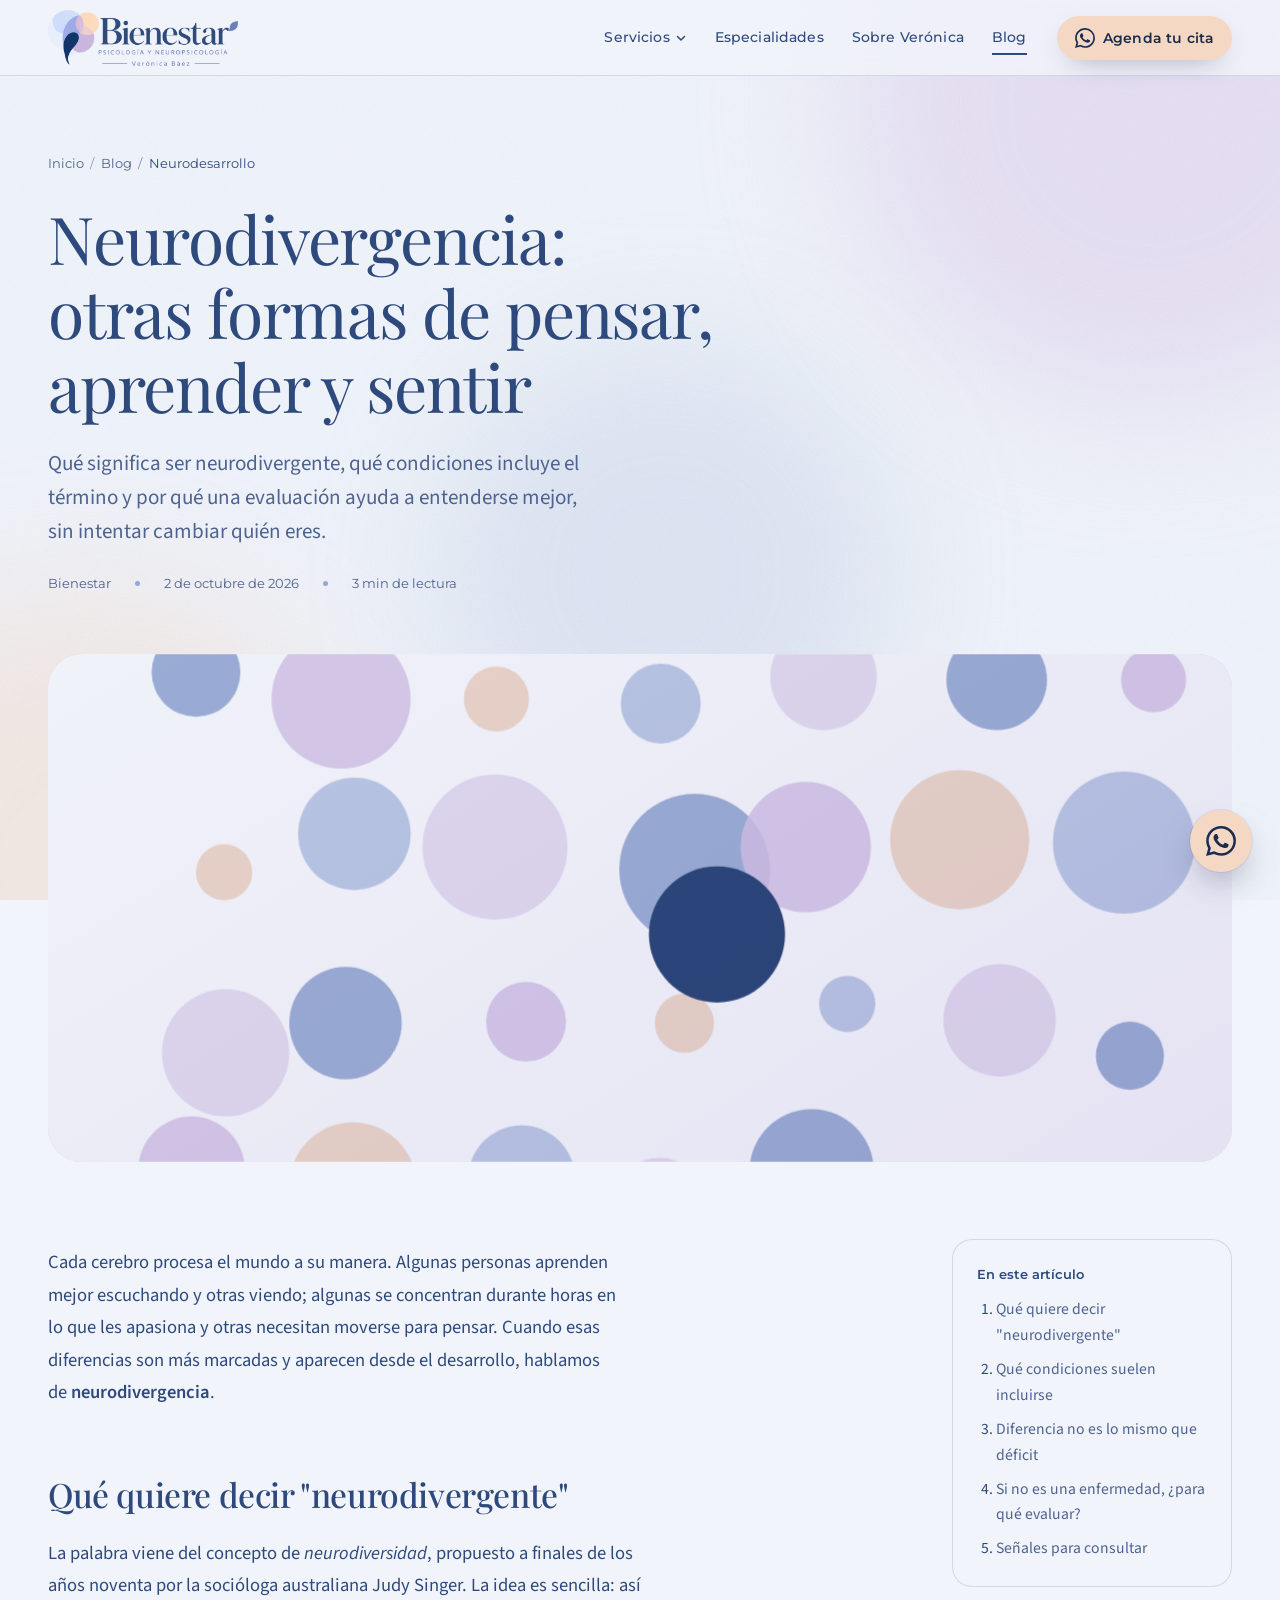
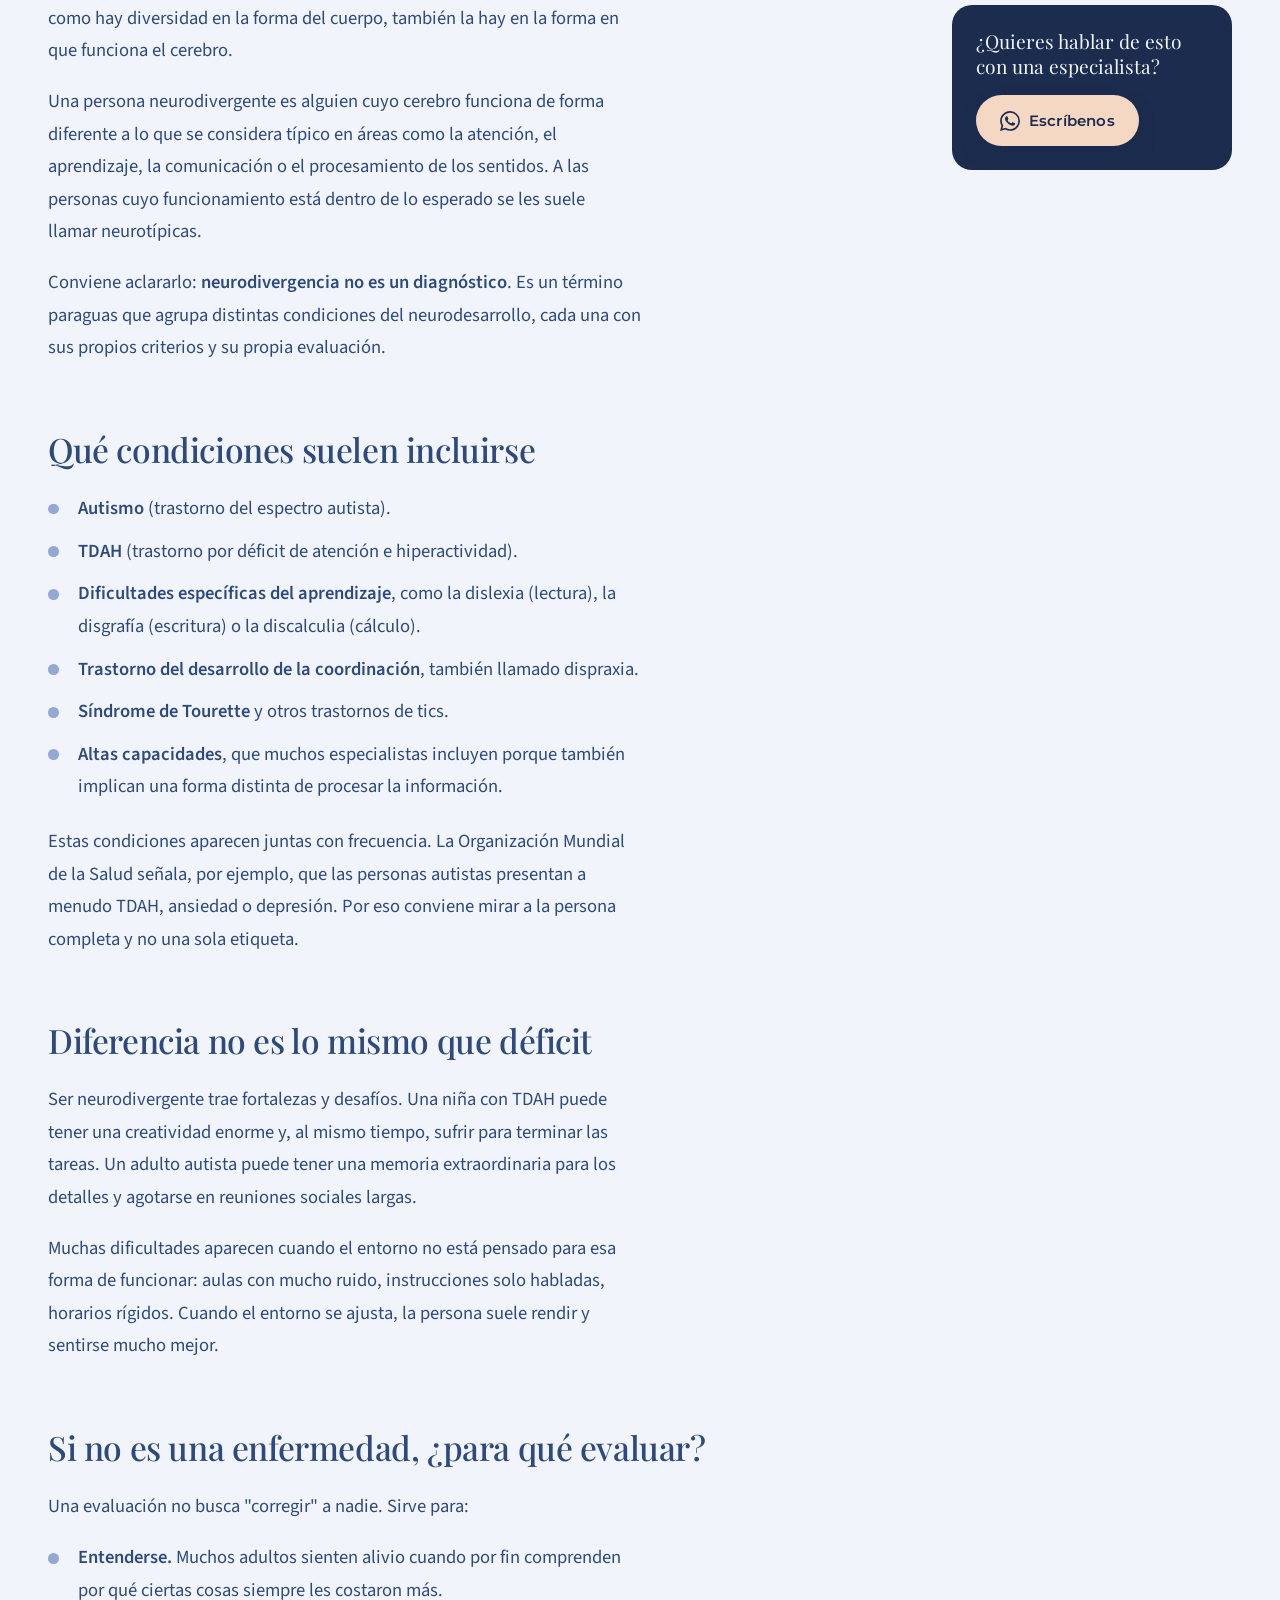
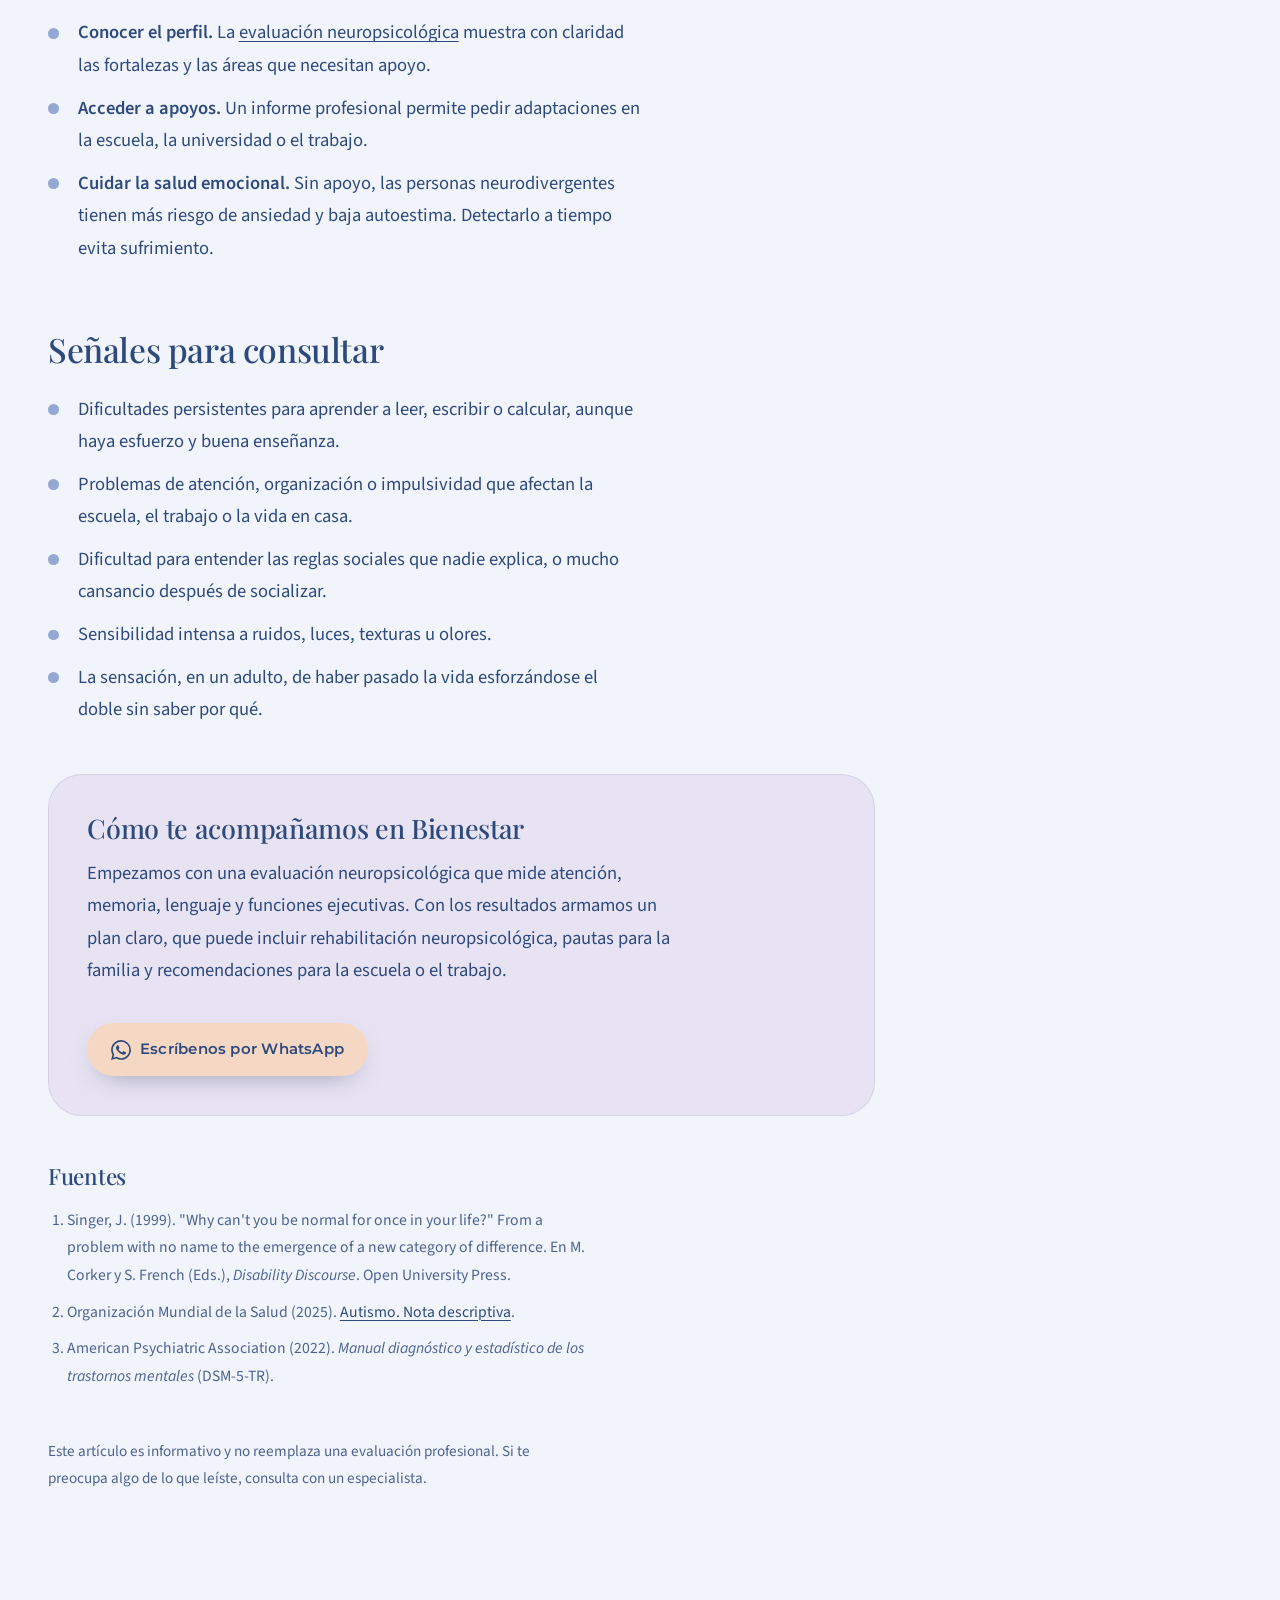
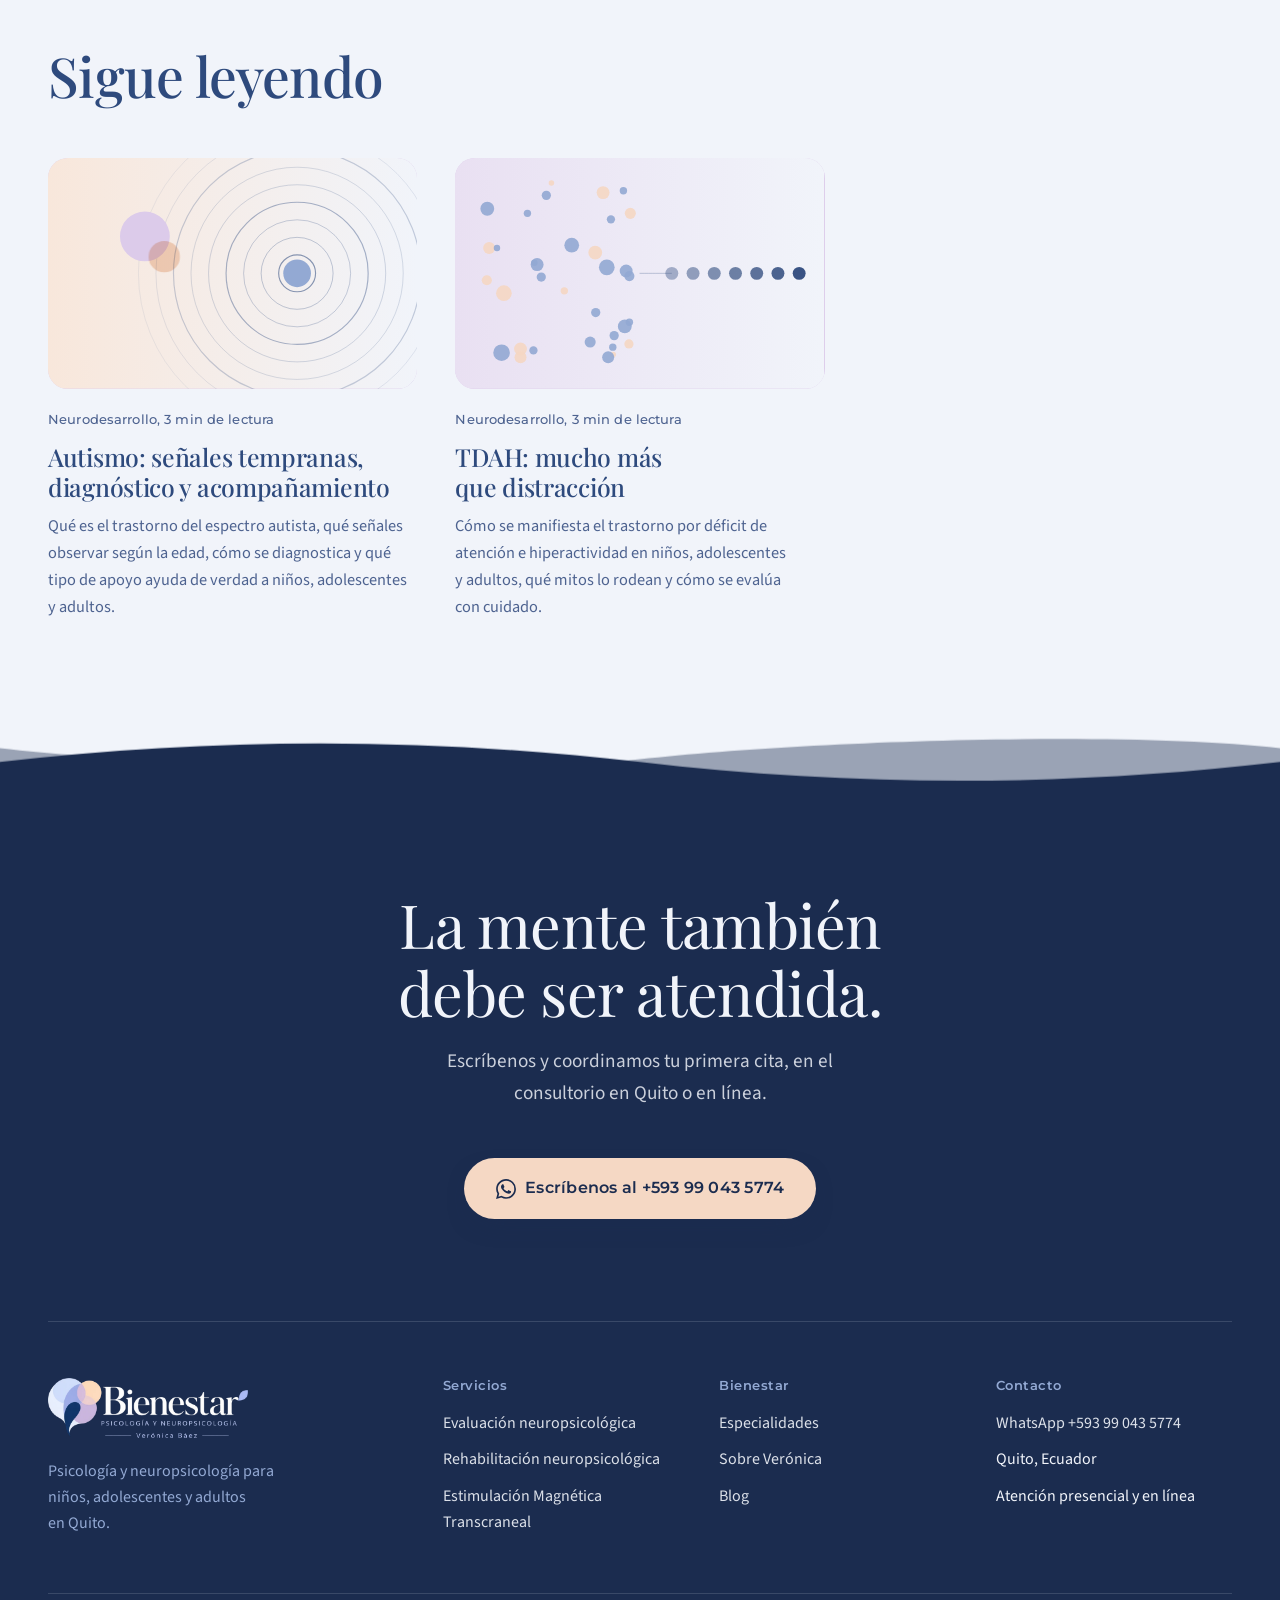
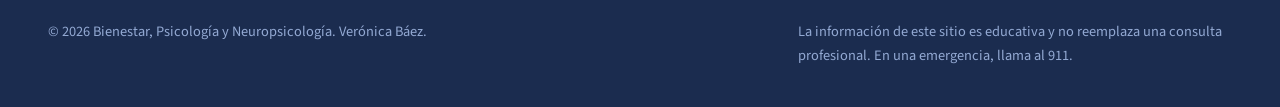
<file: blog/neurodivergencia.html>
<!doctype html>
<html lang="es-EC">
<head>
<meta charset="utf-8">
<meta name="viewport" content="width=device-width, initial-scale=1">
<title>Neurodivergencia: otras formas de pensar, aprender y sentir | Blog Bienestar</title>
<meta name="description" content="Qué significa ser neurodivergente, qué condiciones incluye el término y por qué una evaluación ayuda a entenderse mejor, sin intentar cambiar quién eres.">
<meta name="theme-color" content="#F1F4FA">
<link rel="icon" href="data:image/svg+xml,%3Csvg%20xmlns%3D'http%3A%2F%2Fwww.w3.org%2F2000%2Fsvg'%20viewBox%3D'0%200%2064%2064'%3E%3Ccircle%20cx%3D'25'%20cy%3D'27'%20r%3D'19'%20fill%3D'%2393A9D3'%20fill-opacity%3D'.85'%2F%3E%3Ccircle%20cx%3D'41'%20cy%3D'21'%20r%3D'13'%20fill%3D'%23F5D8C4'%2F%3E%3Ccircle%20cx%3D'39'%20cy%3D'36'%20r%3D'14'%20fill%3D'%23DCCBEA'%20fill-opacity%3D'.95'%2F%3E%3Cpath%20d%3D'M28%2030c7-5%2013%201%2010%208-3%206-9%209-10%2022-3-9-7-16-6-22%201-5%203-7%206-8z'%20fill%3D'%232E4A7D'%2F%3E%3C%2Fsvg%3E">
<link rel="preconnect" href="https://fonts.googleapis.com">
<link rel="preconnect" href="https://fonts.gstatic.com" crossorigin>
<link rel="stylesheet" href="https://fonts.googleapis.com/css2?family=Montserrat:wght@500;600&family=Parisienne&family=Playfair+Display:wght@400;500&family=Source+Sans+3:ital,wght@0,400;0,600;1,400&display=swap">
<link rel="stylesheet" href="../assets/css/estilos.css">
<meta property="og:type" content="article">
<meta property="og:site_name" content="Bienestar">
<meta property="og:locale" content="es_EC">
<meta property="og:title" content="Neurodivergencia: otras formas de pensar, aprender y sentir | Blog Bienestar">
<meta property="og:description" content="Qué significa ser neurodivergente, qué condiciones incluye el término y por qué una evaluación ayuda a entenderse mejor, sin intentar cambiar quién eres.">
<link rel="canonical" href="https://drommerg.github.io/bienestar-website/blog/neurodivergencia.html">
<meta property="og:url" content="https://drommerg.github.io/bienestar-website/blog/neurodivergencia.html">
<meta property="og:image" content="https://drommerg.github.io/bienestar-website/assets/img/og-bienestar.jpg">
<script>document.documentElement.classList.add('js')</script>
<script type="application/ld+json">{"@context":"https://schema.org","@type":"BlogPosting","headline":"Neurodivergencia: otras formas de pensar, aprender y sentir","description":"Qué significa ser neurodivergente, qué condiciones incluye el término y por qué una evaluación ayuda a entenderse mejor, sin intentar cambiar quién eres.","datePublished":"2026-10-02","dateModified":"2026-10-02","inLanguage":"es","author":{"@type":"Organization","name":"Bienestar, Psicología y Neuropsicología"},"publisher":{"@type":"Organization","name":"Bienestar, Psicología y Neuropsicología"},"mainEntityOfPage":"https://drommerg.github.io/bienestar-website/blog/neurodivergencia.html","image":"https://drommerg.github.io/bienestar-website/assets/img/og-bienestar.jpg"}</script>
<script type="application/ld+json">{"@context":"https://schema.org","@type":"BreadcrumbList","itemListElement":[{"@type":"ListItem","position":1,"name":"Inicio","item":"https://drommerg.github.io/bienestar-website/"},{"@type":"ListItem","position":2,"name":"Blog","item":"https://drommerg.github.io/bienestar-website/blog/index.html"},{"@type":"ListItem","position":3,"name":"Neurodivergencia: otras formas de pensar, aprender y sentir","item":"https://drommerg.github.io/bienestar-website/blog/neurodivergencia.html"}]}</script>
</head>
<body class="">
<a class="salto" href="#principal">Saltar al contenido</a>
<div class="ambiente" aria-hidden="true"><span class="a1"></span><span class="a2"></span><span class="a3"></span></div>
<header class="cabecera">
  <div class="contenedor cabecera-int">
    <a class="marca" href="../index.html" aria-label="Bienestar, Psicología y Neuropsicología. Ir al inicio">
      <img class="logo-oscuro" src="../assets/img/logo-oscuro.webp" alt="" width="640" height="190">
      <img class="logo-claro" src="../assets/img/logo-claro.webp" alt="" width="640" height="190">
    </a>
    <nav class="nav" aria-label="Principal">
      <ul class="nav-lista">
        <li class="tiene-submenu">
          <button class="nav-enlace" type="button" aria-expanded="false" aria-controls="sub-servicios">Servicios <svg class="chev" viewBox="0 0 12 12" aria-hidden="true" focusable="false"><path d="M2.5 4.5 6 8l3.5-3.5" fill="none" stroke="currentColor" stroke-width="1.5" stroke-linecap="round" stroke-linejoin="round"/></svg></button>
          <ul class="submenu" id="sub-servicios"><li><a href="../servicios/evaluacion-neuropsicologica.html">Evaluación neuropsicológica<small>Entender cómo funciona la mente</small></a></li><li><a href="../servicios/rehabilitacion-neuropsicologica.html">Rehabilitación neuropsicológica<small>Fortalecer lo que más cuesta</small></a></li><li><a href="../servicios/estimulacion-magnetica-transcraneal.html">Estimulación Magnética Transcraneal<small>EMT no invasiva, en 21 días</small></a></li></ul>
        </li>
        <li><a class="nav-enlace" href="../especialidades.html">Especialidades</a></li>
        <li><a class="nav-enlace" href="../sobre-veronica.html">Sobre Verónica</a></li>
        <li><a class="nav-enlace" href="../blog/index.html" aria-current="page">Blog</a></li>
      </ul>
      <a class="boton boton--wa boton--cab" href="https://wa.me/593990435774?text=Hola%2C%20le%C3%AD%20el%20art%C3%ADculo%20%22Neurodivergencia%3A%20otras%20formas%20de%20pensar%2C%20aprender%20y%20sentir%22%20y%20quiero%20hacer%20una%20consulta." target="_blank" rel="noopener"><svg viewBox="0 0 24 24" aria-hidden="true" focusable="false"><path fill="currentColor" d="M17.472 14.382c-.297-.149-1.758-.867-2.03-.967-.273-.099-.471-.148-.67.15-.197.297-.767.966-.94 1.164-.173.199-.347.223-.644.075-.297-.15-1.255-.463-2.39-1.475-.883-.788-1.48-1.761-1.653-2.059-.173-.297-.018-.458.13-.606.134-.133.298-.347.446-.52.149-.174.198-.298.298-.497.099-.198.05-.371-.025-.52-.075-.149-.669-1.612-.916-2.207-.242-.579-.487-.5-.669-.51-.173-.008-.371-.01-.57-.01-.198 0-.52.074-.792.372-.272.297-1.04 1.016-1.04 2.479 0 1.462 1.065 2.875 1.213 3.074.149.198 2.096 3.2 5.077 4.487.709.306 1.262.489 1.694.625.712.227 1.36.195 1.871.118.571-.085 1.758-.719 2.006-1.413.248-.694.248-1.289.173-1.413-.074-.124-.272-.198-.57-.347m-5.421 7.403h-.004a9.87 9.87 0 0 1-5.031-1.378l-.361-.214-3.741.982.998-3.648-.235-.374a9.86 9.86 0 0 1-1.51-5.26c.001-5.45 4.436-9.884 9.888-9.884 2.64 0 5.122 1.03 6.988 2.898a9.825 9.825 0 0 1 2.893 6.994c-.003 5.45-4.437 9.884-9.885 9.884m8.413-18.297A11.815 11.815 0 0 0 12.05 0C5.495 0 .16 5.335.157 11.892c0 2.096.547 4.142 1.588 5.945L.057 24l6.305-1.654a11.882 11.882 0 0 0 5.683 1.448h.005c6.554 0 11.89-5.335 11.893-11.893a11.821 11.821 0 0 0-3.48-8.413Z"/></svg><span>Agenda tu cita</span></a>
      <button class="menu-boton" type="button" aria-expanded="false" aria-controls="menu-movil" aria-label="Abrir menú"><span></span><span></span></button>
    </nav>
  </div>
</header>
<div class="menu-movil" id="menu-movil" data-cabecera="oscura" inert>
  <div class="menu-movil-int contenedor">
    <ul class="menu-lista">
      <li><a href="../index.html">Inicio</a></li>
      <li class="menu-grupo"><span>Servicios</span><ul><li><a href="../servicios/evaluacion-neuropsicologica.html">Evaluación neuropsicológica</a></li><li><a href="../servicios/rehabilitacion-neuropsicologica.html">Rehabilitación neuropsicológica</a></li><li><a href="../servicios/estimulacion-magnetica-transcraneal.html">Estimulación Magnética Transcraneal</a></li></ul></li>
      <li><a href="../especialidades.html">Especialidades</a></li>
      <li><a href="../sobre-veronica.html">Sobre Verónica</a></li>
      <li><a href="../blog/index.html">Blog</a></li>
    </ul>
    <a class="boton boton--wa" href="https://wa.me/593990435774?text=Hola%2C%20le%C3%AD%20el%20art%C3%ADculo%20%22Neurodivergencia%3A%20otras%20formas%20de%20pensar%2C%20aprender%20y%20sentir%22%20y%20quiero%20hacer%20una%20consulta." target="_blank" rel="noopener"><svg viewBox="0 0 24 24" aria-hidden="true" focusable="false"><path fill="currentColor" d="M17.472 14.382c-.297-.149-1.758-.867-2.03-.967-.273-.099-.471-.148-.67.15-.197.297-.767.966-.94 1.164-.173.199-.347.223-.644.075-.297-.15-1.255-.463-2.39-1.475-.883-.788-1.48-1.761-1.653-2.059-.173-.297-.018-.458.13-.606.134-.133.298-.347.446-.52.149-.174.198-.298.298-.497.099-.198.05-.371-.025-.52-.075-.149-.669-1.612-.916-2.207-.242-.579-.487-.5-.669-.51-.173-.008-.371-.01-.57-.01-.198 0-.52.074-.792.372-.272.297-1.04 1.016-1.04 2.479 0 1.462 1.065 2.875 1.213 3.074.149.198 2.096 3.2 5.077 4.487.709.306 1.262.489 1.694.625.712.227 1.36.195 1.871.118.571-.085 1.758-.719 2.006-1.413.248-.694.248-1.289.173-1.413-.074-.124-.272-.198-.57-.347m-5.421 7.403h-.004a9.87 9.87 0 0 1-5.031-1.378l-.361-.214-3.741.982.998-3.648-.235-.374a9.86 9.86 0 0 1-1.51-5.26c.001-5.45 4.436-9.884 9.888-9.884 2.64 0 5.122 1.03 6.988 2.898a9.825 9.825 0 0 1 2.893 6.994c-.003 5.45-4.437 9.884-9.885 9.884m8.413-18.297A11.815 11.815 0 0 0 12.05 0C5.495 0 .16 5.335.157 11.892c0 2.096.547 4.142 1.588 5.945L.057 24l6.305-1.654a11.882 11.882 0 0 0 5.683 1.448h.005c6.554 0 11.89-5.335 11.893-11.893a11.821 11.821 0 0 0-3.48-8.413Z"/></svg><span>Escríbenos por WhatsApp</span></a>
    <p class="menu-dato">Quito, Ecuador. Presencial y en línea.</p>
  </div>
</div>
<main id="principal" tabindex="-1">

<article class="articulo">
  <header class="articulo-cabecera">
    <div class="contenedor">
      <nav class="migas" aria-label="Estás aquí"><ol><li><a href="../index.html">Inicio</a></li><li><a href="../blog/index.html">Blog</a></li><li aria-current="page">Neurodesarrollo</li></ol></nav>
      <h1 class="emerge">Neurodivergencia: otras formas de pensar, aprender y sentir</h1>
      <p class="entrada revela">Qué significa ser neurodivergente, qué condiciones incluye el término y por qué una evaluación ayuda a entenderse mejor, sin intentar cambiar quién eres.</p>
      <p class="articulo-meta revela" style="--i:1"><span>Bienestar</span><span><time datetime="2026-10-02">2 de octubre de 2026</time></span><span>3 min de lectura</span></p>
    </div>
    <div class="contenedor">
      <div class="portada portada--grande revela" style="--i:2"><svg viewBox="0 0 800 500" preserveAspectRatio="xMidYMid slice" aria-hidden="true" focusable="false"><defs><linearGradient id="g-neurodivergencia" x1="0" y1="0" x2="1" y2="1"><stop offset="0" stop-color="#F1F4FA"/><stop offset="1" stop-color="#E4E1F2"/></linearGradient></defs><rect width="800" height="500" fill="url(#g-neurodivergencia)"/><g style="mix-blend-mode:multiply"><circle cx="100" cy="91" r="30" fill="#93A9D3" fill-opacity=".85"/><circle cx="198" cy="109" r="47" fill="#DCCBEA" fill-opacity=".85"/><circle cx="303" cy="109" r="22" fill="#F5D8C4" fill-opacity=".85"/><circle cx="414" cy="112" r="27" fill="#B9C7E4" fill-opacity=".85"/><circle cx="524" cy="94" r="36" fill="#E9DDF1" fill-opacity=".85"/><circle cx="641" cy="96" r="34" fill="#93A9D3" fill-opacity=".85"/><circle cx="747" cy="96" r="22" fill="#DCCBEA" fill-opacity=".85"/><circle cx="119" cy="226" r="19" fill="#F5D8C4" fill-opacity=".85"/><circle cx="207" cy="200" r="38" fill="#B9C7E4" fill-opacity=".85"/><circle cx="302" cy="209" r="49" fill="#E9DDF1" fill-opacity=".85"/><circle cx="437" cy="224" r="51" fill="#93A9D3" fill-opacity=".85"/><circle cx="512" cy="209" r="44" fill="#DCCBEA" fill-opacity=".85"/><circle cx="616" cy="204" r="47" fill="#F5D8C4" fill-opacity=".85"/><circle cx="727" cy="206" r="48" fill="#B9C7E4" fill-opacity=".85"/><circle cx="120" cy="348" r="43" fill="#E9DDF1" fill-opacity=".85"/><circle cx="201" cy="328" r="38" fill="#93A9D3" fill-opacity=".85"/><circle cx="323" cy="327" r="27" fill="#DCCBEA" fill-opacity=".85"/><circle cx="430" cy="328" r="20" fill="#F5D8C4" fill-opacity=".85"/><circle cx="540" cy="315" r="19" fill="#B9C7E4" fill-opacity=".85"/><circle cx="643" cy="326" r="38" fill="#E9DDF1" fill-opacity=".85"/><circle cx="731" cy="350" r="23" fill="#93A9D3" fill-opacity=".85"/><circle cx="97" cy="427" r="36" fill="#DCCBEA" fill-opacity=".85"/><circle cx="206" cy="438" r="43" fill="#F5D8C4" fill-opacity=".85"/><circle cx="320" cy="433" r="36" fill="#B9C7E4" fill-opacity=".85"/><circle cx="413" cy="450" r="31" fill="#E9DDF1" fill-opacity=".85"/><circle cx="516" cy="428" r="42" fill="#93A9D3" fill-opacity=".85"/><circle cx="452" cy="268" r="46" fill="#2E4A7D"/></g></svg></div>
    </div>
  </header>
  <div class="contenedor articulo-cuerpo">
    <div class="prosa prosa--articulo">
      
<p>Cada cerebro procesa el mundo a su manera. Algunas personas aprenden mejor escuchando y otras viendo; algunas se concentran durante horas en lo que les apasiona y otras necesitan moverse para pensar. Cuando esas diferencias son más marcadas y aparecen desde el desarrollo, hablamos de <strong>neurodivergencia</strong>.</p>

<h2 id="que-quiere-decir-neurodivergente">Qué quiere decir "neurodivergente"</h2>
<p>La palabra viene del concepto de <em>neurodiversidad</em>, propuesto a finales de los años noventa por la socióloga australiana Judy Singer. La idea es sencilla: así como hay diversidad en la forma del cuerpo, también la hay en la forma en que funciona el cerebro.</p>
<p>Una persona neurodivergente es alguien cuyo cerebro funciona de forma diferente a lo que se considera típico en áreas como la atención, el aprendizaje, la comunicación o el procesamiento de los sentidos. A las personas cuyo funcionamiento está dentro de lo esperado se les suele llamar neurotípicas.</p>
<p>Conviene aclararlo: <strong>neurodivergencia no es un diagnóstico</strong>. Es un término paraguas que agrupa distintas condiciones del neurodesarrollo, cada una con sus propios criterios y su propia evaluación.</p>

<h2 id="que-condiciones-suelen-incluirse">Qué condiciones suelen incluirse</h2>
<ul>
  <li><strong>Autismo</strong> (trastorno del espectro autista).</li>
  <li><strong>TDAH</strong> (trastorno por déficit de atención e hiperactividad).</li>
  <li><strong>Dificultades específicas del aprendizaje</strong>, como la dislexia (lectura), la disgrafía (escritura) o la discalculia (cálculo).</li>
  <li><strong>Trastorno del desarrollo de la coordinación</strong>, también llamado dispraxia.</li>
  <li><strong>Síndrome de Tourette</strong> y otros trastornos de tics.</li>
  <li><strong>Altas capacidades</strong>, que muchos especialistas incluyen porque también implican una forma distinta de procesar la información.</li>
</ul>
<p>Estas condiciones aparecen juntas con frecuencia. La Organización Mundial de la Salud señala, por ejemplo, que las personas autistas presentan a menudo TDAH, ansiedad o depresión. Por eso conviene mirar a la persona completa y no una sola etiqueta.</p>

<h2 id="diferencia-no-es-lo-mismo-que-deficit">Diferencia no es lo mismo que déficit</h2>
<p>Ser neurodivergente trae fortalezas y desafíos. Una niña con TDAH puede tener una creatividad enorme y, al mismo tiempo, sufrir para terminar las tareas. Un adulto autista puede tener una memoria extraordinaria para los detalles y agotarse en reuniones sociales largas.</p>
<p>Muchas dificultades aparecen cuando el entorno no está pensado para esa forma de funcionar: aulas con mucho ruido, instrucciones solo habladas, horarios rígidos. Cuando el entorno se ajusta, la persona suele rendir y sentirse mucho mejor.</p>

<h2 id="si-no-es-una-enfermedad-para-que-evaluar">Si no es una enfermedad, ¿para qué evaluar?</h2>
<p>Una evaluación no busca "corregir" a nadie. Sirve para:</p>
<ul>
  <li><strong>Entenderse.</strong> Muchos adultos sienten alivio cuando por fin comprenden por qué ciertas cosas siempre les costaron más.</li>
  <li><strong>Conocer el perfil.</strong> La <a href="../servicios/evaluacion-neuropsicologica.html">evaluación neuropsicológica</a> muestra con claridad las fortalezas y las áreas que necesitan apoyo.</li>
  <li><strong>Acceder a apoyos.</strong> Un informe profesional permite pedir adaptaciones en la escuela, la universidad o el trabajo.</li>
  <li><strong>Cuidar la salud emocional.</strong> Sin apoyo, las personas neurodivergentes tienen más riesgo de ansiedad y baja autoestima. Detectarlo a tiempo evita sufrimiento.</li>
</ul>

<h2 id="senales-para-consultar">Señales para consultar</h2>
<ul>
  <li>Dificultades persistentes para aprender a leer, escribir o calcular, aunque haya esfuerzo y buena enseñanza.</li>
  <li>Problemas de atención, organización o impulsividad que afectan la escuela, el trabajo o la vida en casa.</li>
  <li>Dificultad para entender las reglas sociales que nadie explica, o mucho cansancio después de socializar.</li>
  <li>Sensibilidad intensa a ruidos, luces, texturas u olores.</li>
  <li>La sensación, en un adulto, de haber pasado la vida esforzándose el doble sin saber por qué.</li>
</ul>
      <aside class="nota" aria-label="Cómo te acompañamos en Bienestar">
        <h2 class="nota-titulo">Cómo te acompañamos en Bienestar</h2>
        <p>Empezamos con una evaluación neuropsicológica que mide atención, memoria, lenguaje y funciones ejecutivas. Con los resultados armamos un plan claro, que puede incluir rehabilitación neuropsicológica, pautas para la familia y recomendaciones para la escuela o el trabajo.</p>
        <a class="boton boton--wa " href="https://wa.me/593990435774?text=Hola%2C%20le%C3%AD%20el%20art%C3%ADculo%20%22Neurodivergencia%3A%20otras%20formas%20de%20pensar%2C%20aprender%20y%20sentir%22%20y%20quiero%20hacer%20una%20consulta." target="_blank" rel="noopener"><svg viewBox="0 0 24 24" aria-hidden="true" focusable="false"><path fill="currentColor" d="M17.472 14.382c-.297-.149-1.758-.867-2.03-.967-.273-.099-.471-.148-.67.15-.197.297-.767.966-.94 1.164-.173.199-.347.223-.644.075-.297-.15-1.255-.463-2.39-1.475-.883-.788-1.48-1.761-1.653-2.059-.173-.297-.018-.458.13-.606.134-.133.298-.347.446-.52.149-.174.198-.298.298-.497.099-.198.05-.371-.025-.52-.075-.149-.669-1.612-.916-2.207-.242-.579-.487-.5-.669-.51-.173-.008-.371-.01-.57-.01-.198 0-.52.074-.792.372-.272.297-1.04 1.016-1.04 2.479 0 1.462 1.065 2.875 1.213 3.074.149.198 2.096 3.2 5.077 4.487.709.306 1.262.489 1.694.625.712.227 1.36.195 1.871.118.571-.085 1.758-.719 2.006-1.413.248-.694.248-1.289.173-1.413-.074-.124-.272-.198-.57-.347m-5.421 7.403h-.004a9.87 9.87 0 0 1-5.031-1.378l-.361-.214-3.741.982.998-3.648-.235-.374a9.86 9.86 0 0 1-1.51-5.26c.001-5.45 4.436-9.884 9.888-9.884 2.64 0 5.122 1.03 6.988 2.898a9.825 9.825 0 0 1 2.893 6.994c-.003 5.45-4.437 9.884-9.885 9.884m8.413-18.297A11.815 11.815 0 0 0 12.05 0C5.495 0 .16 5.335.157 11.892c0 2.096.547 4.142 1.588 5.945L.057 24l6.305-1.654a11.882 11.882 0 0 0 5.683 1.448h.005c6.554 0 11.89-5.335 11.893-11.893a11.821 11.821 0 0 0-3.48-8.413Z"/></svg><span>Escríbenos por WhatsApp</span></a>
      </aside>
      <section class="fuentes" aria-labelledby="fuentes-titulo">
        <h2 id="fuentes-titulo">Fuentes</h2>
        <ol><li>Singer, J. (1999). "Why can't you be normal for once in your life?" From a problem with no name to the emergence of a new category of difference. En M. Corker y S. French (Eds.), <em>Disability Discourse</em>. Open University Press.</li><li>Organización Mundial de la Salud (2025). <a href="https://www.who.int/es/news-room/fact-sheets/detail/autism-spectrum-disorders" target="_blank" rel="noopener">Autismo. Nota descriptiva</a>.</li><li>American Psychiatric Association (2022). <em>Manual diagnóstico y estadístico de los trastornos mentales</em> (DSM-5-TR).</li></ol>
      </section>
      <p class="aviso">Este artículo es informativo y no reemplaza una evaluación profesional. Si te preocupa algo de lo que leíste, consulta con un especialista.</p>
    </div>
    <aside class="articulo-lateral" aria-label="En este artículo">
      <div class="lateral-caja">
        <p class="lateral-titulo">En este artículo</p>
        <ol class="lateral-indice"><li><a href="#que-quiere-decir-neurodivergente">Qué quiere decir "neurodivergente"</a></li><li><a href="#que-condiciones-suelen-incluirse">Qué condiciones suelen incluirse</a></li><li><a href="#diferencia-no-es-lo-mismo-que-deficit">Diferencia no es lo mismo que déficit</a></li><li><a href="#si-no-es-una-enfermedad-para-que-evaluar">Si no es una enfermedad, ¿para qué evaluar?</a></li><li><a href="#senales-para-consultar">Señales para consultar</a></li></ol>
      </div>
      <div class="lateral-caja lateral-caja--cta">
        <p>¿Quieres hablar de esto con una especialista?</p>
        <a class="boton boton--wa " href="https://wa.me/593990435774?text=Hola%2C%20le%C3%AD%20el%20art%C3%ADculo%20%22Neurodivergencia%3A%20otras%20formas%20de%20pensar%2C%20aprender%20y%20sentir%22%20y%20quiero%20hacer%20una%20consulta." target="_blank" rel="noopener"><svg viewBox="0 0 24 24" aria-hidden="true" focusable="false"><path fill="currentColor" d="M17.472 14.382c-.297-.149-1.758-.867-2.03-.967-.273-.099-.471-.148-.67.15-.197.297-.767.966-.94 1.164-.173.199-.347.223-.644.075-.297-.15-1.255-.463-2.39-1.475-.883-.788-1.48-1.761-1.653-2.059-.173-.297-.018-.458.13-.606.134-.133.298-.347.446-.52.149-.174.198-.298.298-.497.099-.198.05-.371-.025-.52-.075-.149-.669-1.612-.916-2.207-.242-.579-.487-.5-.669-.51-.173-.008-.371-.01-.57-.01-.198 0-.52.074-.792.372-.272.297-1.04 1.016-1.04 2.479 0 1.462 1.065 2.875 1.213 3.074.149.198 2.096 3.2 5.077 4.487.709.306 1.262.489 1.694.625.712.227 1.36.195 1.871.118.571-.085 1.758-.719 2.006-1.413.248-.694.248-1.289.173-1.413-.074-.124-.272-.198-.57-.347m-5.421 7.403h-.004a9.87 9.87 0 0 1-5.031-1.378l-.361-.214-3.741.982.998-3.648-.235-.374a9.86 9.86 0 0 1-1.51-5.26c.001-5.45 4.436-9.884 9.888-9.884 2.64 0 5.122 1.03 6.988 2.898a9.825 9.825 0 0 1 2.893 6.994c-.003 5.45-4.437 9.884-9.885 9.884m8.413-18.297A11.815 11.815 0 0 0 12.05 0C5.495 0 .16 5.335.157 11.892c0 2.096.547 4.142 1.588 5.945L.057 24l6.305-1.654a11.882 11.882 0 0 0 5.683 1.448h.005c6.554 0 11.89-5.335 11.893-11.893a11.821 11.821 0 0 0-3.48-8.413Z"/></svg><span>Escríbenos</span></a>
      </div>
    </aside>
  </div>
</article>

<section class="seccion relacionados" aria-labelledby="rel-titulo">
  <div class="contenedor">
    <h2 id="rel-titulo" class="titulo emerge">Sigue leyendo</h2>
    <div class="tarjetas"><a class="tarjeta-articulo revela" style="--i:0" href="../blog/autismo.html" data-categoria="Neurodesarrollo">
      <span class="portada"><svg viewBox="0 0 800 500" preserveAspectRatio="xMidYMid slice" aria-hidden="true" focusable="false"><defs><linearGradient id="g-autismo" x1="0" y1="0" x2="1" y2="0"><stop offset="0" stop-color="#F8E7DB"/><stop offset="1" stop-color="#F1F4FA"/></linearGradient></defs><rect width="800" height="500" fill="url(#g-autismo)"/><circle cx="540" cy="250" r="40" fill="none" stroke="#2E4A7D" stroke-opacity="0.55" stroke-width="2.5"/><circle cx="540" cy="250" r="78" fill="none" stroke="#2E4A7D" stroke-opacity="0.50" stroke-width="1.2"/><circle cx="540" cy="250" r="116" fill="none" stroke="#2E4A7D" stroke-opacity="0.45" stroke-width="1.2"/><circle cx="540" cy="250" r="154" fill="none" stroke="#2E4A7D" stroke-opacity="0.40" stroke-width="2.5"/><circle cx="540" cy="250" r="192" fill="none" stroke="#2E4A7D" stroke-opacity="0.35" stroke-width="1.2"/><circle cx="540" cy="250" r="230" fill="none" stroke="#2E4A7D" stroke-opacity="0.30" stroke-width="1.2"/><circle cx="540" cy="250" r="268" fill="none" stroke="#2E4A7D" stroke-opacity="0.25" stroke-width="2.5"/><circle cx="540" cy="250" r="306" fill="none" stroke="#2E4A7D" stroke-opacity="0.20" stroke-width="1.2"/><circle cx="540" cy="250" r="344" fill="none" stroke="#2E4A7D" stroke-opacity="0.15" stroke-width="1.2"/><circle cx="540" cy="250" r="30" fill="#93A9D3"/><circle cx="210" cy="170" r="54" fill="#DCCBEA"/><circle cx="252" cy="214" r="34" fill="#F5D8C4" style="mix-blend-mode:multiply"/></svg></span>
      <span class="meta">Neurodesarrollo, 3 min de lectura</span>
      <h3>Autismo: señales tempranas, diagnóstico y acompañamiento</h3>
      <p>Qué es el trastorno del espectro autista, qué señales observar según la edad, cómo se diagnostica y qué tipo de apoyo ayuda de verdad a niños, adolescentes y adultos.</p>
    </a><a class="tarjeta-articulo revela" style="--i:1" href="../blog/tdah.html" data-categoria="Neurodesarrollo">
      <span class="portada"><svg viewBox="0 0 800 500" preserveAspectRatio="xMidYMid slice" aria-hidden="true" focusable="false"><defs><linearGradient id="g-tdah" x1="0" y1="0" x2="1" y2="0"><stop offset="0" stop-color="#E9E0F2"/><stop offset="1" stop-color="#F1F4FA"/></linearGradient></defs><rect width="800" height="500" fill="url(#g-tdah)"/><path d="M400 250 C430 250 440 250 470 250" stroke="#2E4A7D" stroke-opacity=".3" stroke-width="2" fill="none"/><circle cx="142" cy="414" r="14" fill="#F5D8C4" fill-opacity=".9"/><circle cx="305" cy="335" r="10" fill="#93A9D3" fill-opacity=".9"/><circle cx="338" cy="133" r="9" fill="#93A9D3" fill-opacity=".9"/><circle cx="142" cy="432" r="13" fill="#F5D8C4" fill-opacity=".9"/><circle cx="371" cy="245" r="14" fill="#93A9D3" fill-opacity=".9"/><circle cx="70" cy="110" r="15" fill="#93A9D3" fill-opacity=".9"/><circle cx="74" cy="195" r="13" fill="#F5D8C4" fill-opacity=".9"/><circle cx="345" cy="385" r="10" fill="#93A9D3" fill-opacity=".9"/><circle cx="198" cy="81" r="10" fill="#93A9D3" fill-opacity=".9"/><circle cx="343" cy="426" r="6" fill="#F5D8C4" fill-opacity=".9"/><circle cx="187" cy="258" r="10" fill="#93A9D3" fill-opacity=".9"/><circle cx="378" cy="256" r="11" fill="#93A9D3" fill-opacity=".9"/><circle cx="209" cy="54" r="6" fill="#F5D8C4" fill-opacity=".9"/><circle cx="329" cy="237" r="17" fill="#93A9D3" fill-opacity=".9"/><circle cx="332" cy="432" r="13" fill="#93A9D3" fill-opacity=".9"/><circle cx="106" cy="293" r="17" fill="#F5D8C4" fill-opacity=".9"/><circle cx="368" cy="365" r="15" fill="#93A9D3" fill-opacity=".9"/><circle cx="91" cy="195" r="7" fill="#93A9D3" fill-opacity=".9"/><circle cx="69" cy="265" r="11" fill="#F5D8C4" fill-opacity=".9"/><circle cx="342" cy="410" r="8" fill="#93A9D3" fill-opacity=".9"/><circle cx="365" cy="71" r="8" fill="#93A9D3" fill-opacity=".9"/><circle cx="377" cy="403" r="10" fill="#F5D8C4" fill-opacity=".9"/><circle cx="178" cy="231" r="14" fill="#93A9D3" fill-opacity=".9"/><circle cx="253" cy="189" r="16" fill="#93A9D3" fill-opacity=".9"/><circle cx="237" cy="288" r="8" fill="#F5D8C4" fill-opacity=".9"/><circle cx="172" cy="227" r="7" fill="#93A9D3" fill-opacity=".9"/><circle cx="101" cy="422" r="18" fill="#93A9D3" fill-opacity=".9"/><circle cx="321" cy="75" r="14" fill="#F5D8C4" fill-opacity=".9"/><circle cx="170" cy="417" r="9" fill="#93A9D3" fill-opacity=".9"/><circle cx="378" cy="356" r="8" fill="#93A9D3" fill-opacity=".9"/><circle cx="380" cy="120" r="12" fill="#F5D8C4" fill-opacity=".9"/><circle cx="293" cy="399" r="12" fill="#93A9D3" fill-opacity=".9"/><circle cx="157" cy="120" r="8" fill="#93A9D3" fill-opacity=".9"/><circle cx="304" cy="205" r="15" fill="#F5D8C4" fill-opacity=".9"/><circle cx="470" cy="250" r="14" fill="#2E4A7D" fill-opacity="0.40"/><circle cx="516" cy="250" r="14" fill="#2E4A7D" fill-opacity="0.49"/><circle cx="562" cy="250" r="14" fill="#2E4A7D" fill-opacity="0.58"/><circle cx="608" cy="250" r="14" fill="#2E4A7D" fill-opacity="0.67"/><circle cx="654" cy="250" r="14" fill="#2E4A7D" fill-opacity="0.76"/><circle cx="700" cy="250" r="14" fill="#2E4A7D" fill-opacity="0.85"/><circle cx="746" cy="250" r="14" fill="#2E4A7D" fill-opacity="0.94"/></svg></span>
      <span class="meta">Neurodesarrollo, 3 min de lectura</span>
      <h3>TDAH: mucho más que distracción</h3>
      <p>Cómo se manifiesta el trastorno por déficit de atención e hiperactividad en niños, adolescentes y adultos, qué mitos lo rodean y cómo se evalúa con cuidado.</p>
    </a></div>
  </div>
</section>
</main>
<footer class="pie" data-cabecera="oscura">
  <div class="ola ola--pie" data-vivo aria-hidden="true" style="color:var(--abismo)">
  <svg class="ola-fondo" viewBox="0 0 2880 120" preserveAspectRatio="none" focusable="false"><path d="M0 44 C180 70 540 86 720 60 C900 34 1260 18 1440 44 C1620 70 1980 86 2160 60 C2340 34 2700 18 2880 44 V120 H0 Z"/></svg>
  <svg class="ola-frente" viewBox="0 0 2880 120" preserveAspectRatio="none" focusable="false"><path d="M0 64 C240 28 480 28 720 64 C960 100 1200 100 1440 64 C1680 28 1920 28 2160 64 C2400 100 2640 100 2880 64 V120 H0 Z"/></svg>
</div>
  <div class="contenedor">
    <section class="pie-cta" aria-labelledby="pie-cta-titulo">
      <h2 id="pie-cta-titulo" class="emerge">La mente también debe ser atendida.</h2>
      <p>Escríbenos y coordinamos tu primera cita, en el consultorio en Quito o en línea.</p>
      <a class="boton boton--wa boton--grande" href="https://wa.me/593990435774?text=Hola%2C%20le%C3%AD%20el%20art%C3%ADculo%20%22Neurodivergencia%3A%20otras%20formas%20de%20pensar%2C%20aprender%20y%20sentir%22%20y%20quiero%20hacer%20una%20consulta." target="_blank" rel="noopener"><svg viewBox="0 0 24 24" aria-hidden="true" focusable="false"><path fill="currentColor" d="M17.472 14.382c-.297-.149-1.758-.867-2.03-.967-.273-.099-.471-.148-.67.15-.197.297-.767.966-.94 1.164-.173.199-.347.223-.644.075-.297-.15-1.255-.463-2.39-1.475-.883-.788-1.48-1.761-1.653-2.059-.173-.297-.018-.458.13-.606.134-.133.298-.347.446-.52.149-.174.198-.298.298-.497.099-.198.05-.371-.025-.52-.075-.149-.669-1.612-.916-2.207-.242-.579-.487-.5-.669-.51-.173-.008-.371-.01-.57-.01-.198 0-.52.074-.792.372-.272.297-1.04 1.016-1.04 2.479 0 1.462 1.065 2.875 1.213 3.074.149.198 2.096 3.2 5.077 4.487.709.306 1.262.489 1.694.625.712.227 1.36.195 1.871.118.571-.085 1.758-.719 2.006-1.413.248-.694.248-1.289.173-1.413-.074-.124-.272-.198-.57-.347m-5.421 7.403h-.004a9.87 9.87 0 0 1-5.031-1.378l-.361-.214-3.741.982.998-3.648-.235-.374a9.86 9.86 0 0 1-1.51-5.26c.001-5.45 4.436-9.884 9.888-9.884 2.64 0 5.122 1.03 6.988 2.898a9.825 9.825 0 0 1 2.893 6.994c-.003 5.45-4.437 9.884-9.885 9.884m8.413-18.297A11.815 11.815 0 0 0 12.05 0C5.495 0 .16 5.335.157 11.892c0 2.096.547 4.142 1.588 5.945L.057 24l6.305-1.654a11.882 11.882 0 0 0 5.683 1.448h.005c6.554 0 11.89-5.335 11.893-11.893a11.821 11.821 0 0 0-3.48-8.413Z"/></svg><span>Escríbenos al +593 99 043 5774</span></a>
    </section>
    <div class="pie-grid">
      <div class="pie-marca">
        <img src="../assets/img/logo-claro.webp" alt="Bienestar, Psicología y Neuropsicología. Verónica Báez" width="640" height="190" loading="lazy">
        <p>Psicología y neuropsicología para niños, adolescentes y adultos en Quito.</p>
      </div>
      <nav aria-label="Servicios">
        <h3>Servicios</h3>
        <ul><li><a href="../servicios/evaluacion-neuropsicologica.html">Evaluación neuropsicológica</a></li><li><a href="../servicios/rehabilitacion-neuropsicologica.html">Rehabilitación neuropsicológica</a></li><li><a href="../servicios/estimulacion-magnetica-transcraneal.html">Estimulación Magnética Transcraneal</a></li></ul>
      </nav>
      <nav aria-label="Bienestar">
        <h3>Bienestar</h3>
        <ul>
          <li><a href="../especialidades.html">Especialidades</a></li>
          <li><a href="../sobre-veronica.html">Sobre Verónica</a></li>
          <li><a href="../blog/index.html">Blog</a></li>
        </ul>
      </nav>
      <div>
        <h3>Contacto</h3>
        <ul>
          <li><a href="https://wa.me/593990435774?text=Hola%2C%20quiero%20agendar%20una%20cita%20en%20Bienestar." target="_blank" rel="noopener">WhatsApp +593 99 043 5774</a></li>
          <li>Quito, Ecuador</li>
          <li>Atención presencial y en línea</li>
        </ul>
      </div>
    </div>
    <div class="pie-legal">
      <p>© 2026 Bienestar, Psicología y Neuropsicología. Verónica Báez.</p>
      <p>La información de este sitio es educativa y no reemplaza una consulta profesional. En una emergencia, llama al 911.</p>
    </div>
  </div>
</footer>
<a class="wa-flotante" href="https://wa.me/593990435774?text=Hola%2C%20le%C3%AD%20el%20art%C3%ADculo%20%22Neurodivergencia%3A%20otras%20formas%20de%20pensar%2C%20aprender%20y%20sentir%22%20y%20quiero%20hacer%20una%20consulta." target="_blank" rel="noopener" aria-label="Escríbenos por WhatsApp"><span class="wa-etiqueta" aria-hidden="true">Escríbenos</span><svg viewBox="0 0 24 24" aria-hidden="true" focusable="false"><path fill="currentColor" d="M17.472 14.382c-.297-.149-1.758-.867-2.03-.967-.273-.099-.471-.148-.67.15-.197.297-.767.966-.94 1.164-.173.199-.347.223-.644.075-.297-.15-1.255-.463-2.39-1.475-.883-.788-1.48-1.761-1.653-2.059-.173-.297-.018-.458.13-.606.134-.133.298-.347.446-.52.149-.174.198-.298.298-.497.099-.198.05-.371-.025-.52-.075-.149-.669-1.612-.916-2.207-.242-.579-.487-.5-.669-.51-.173-.008-.371-.01-.57-.01-.198 0-.52.074-.792.372-.272.297-1.04 1.016-1.04 2.479 0 1.462 1.065 2.875 1.213 3.074.149.198 2.096 3.2 5.077 4.487.709.306 1.262.489 1.694.625.712.227 1.36.195 1.871.118.571-.085 1.758-.719 2.006-1.413.248-.694.248-1.289.173-1.413-.074-.124-.272-.198-.57-.347m-5.421 7.403h-.004a9.87 9.87 0 0 1-5.031-1.378l-.361-.214-3.741.982.998-3.648-.235-.374a9.86 9.86 0 0 1-1.51-5.26c.001-5.45 4.436-9.884 9.888-9.884 2.64 0 5.122 1.03 6.988 2.898a9.825 9.825 0 0 1 2.893 6.994c-.003 5.45-4.437 9.884-9.885 9.884m8.413-18.297A11.815 11.815 0 0 0 12.05 0C5.495 0 .16 5.335.157 11.892c0 2.096.547 4.142 1.588 5.945L.057 24l6.305-1.654a11.882 11.882 0 0 0 5.683 1.448h.005c6.554 0 11.89-5.335 11.893-11.893a11.821 11.821 0 0 0-3.48-8.413Z"/></svg></a>
<script src="../assets/js/principal.js" defer></script>

</body>
</html>
</file>
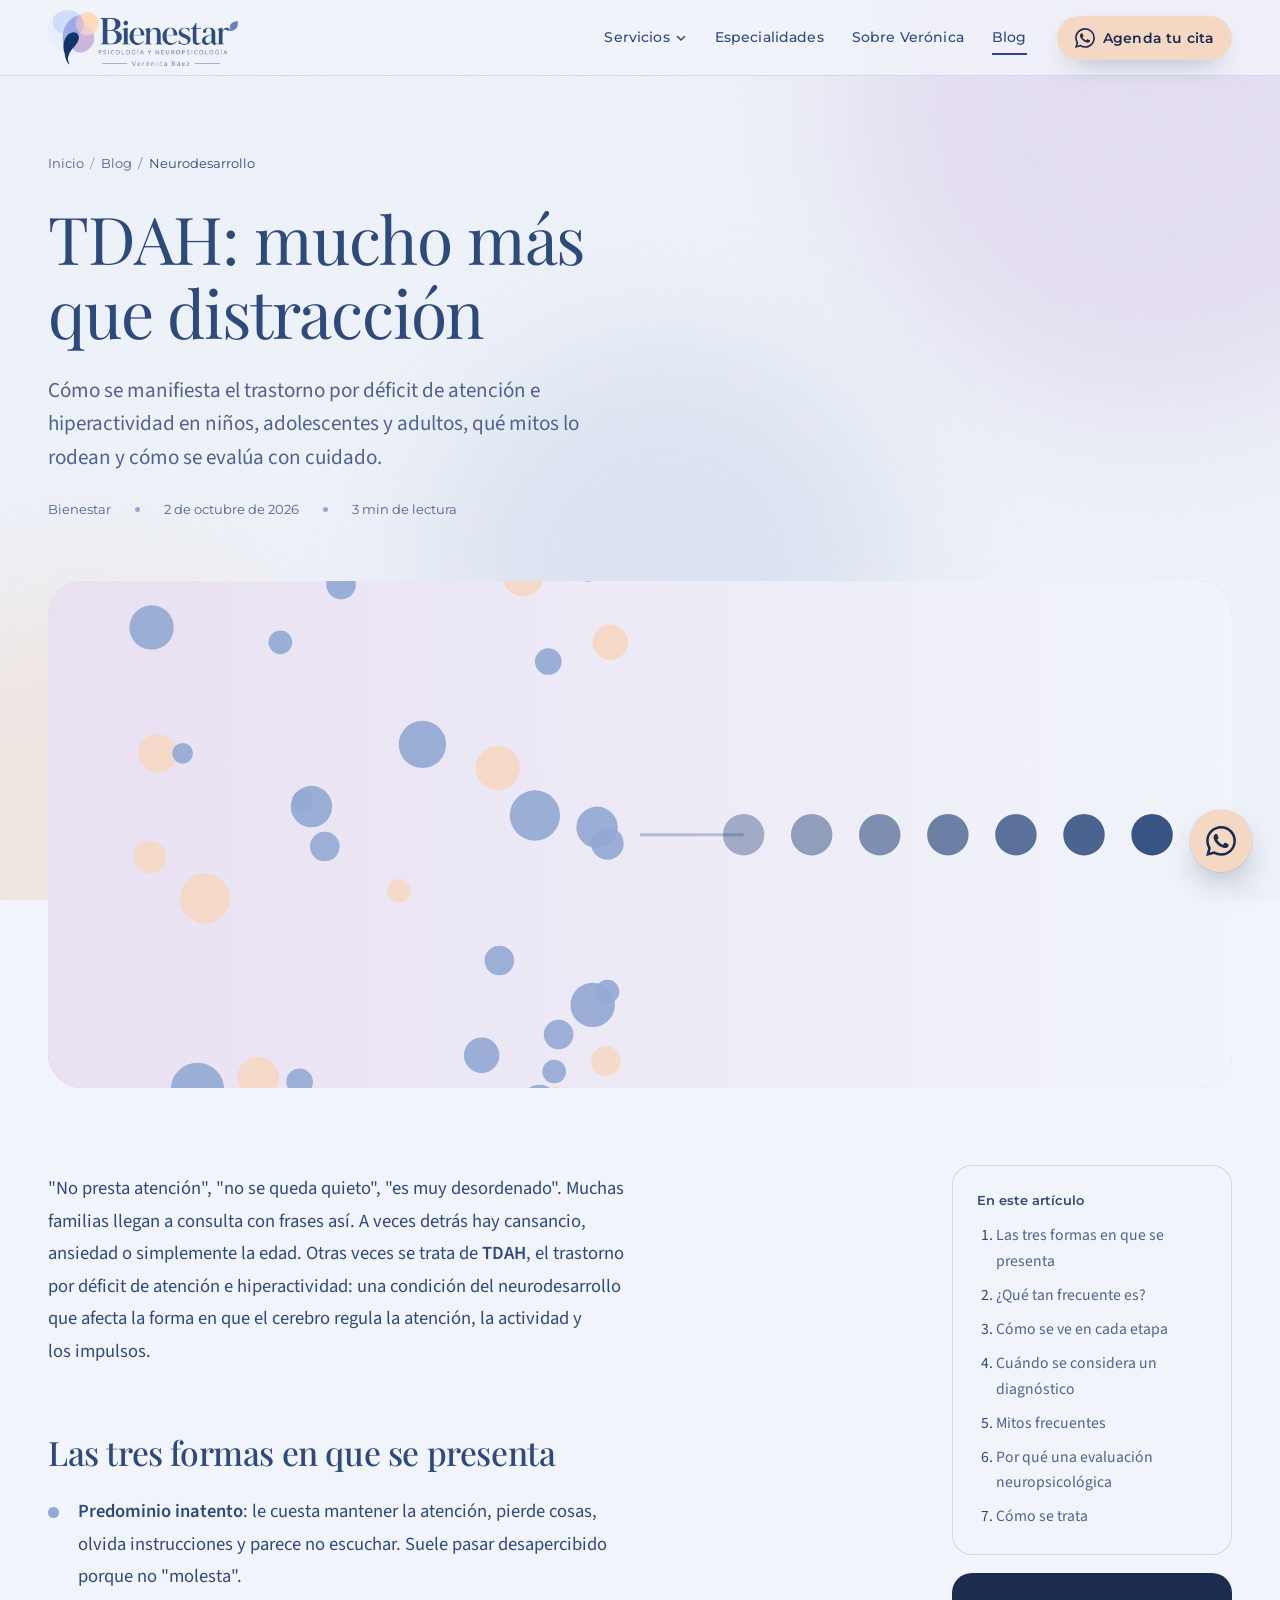
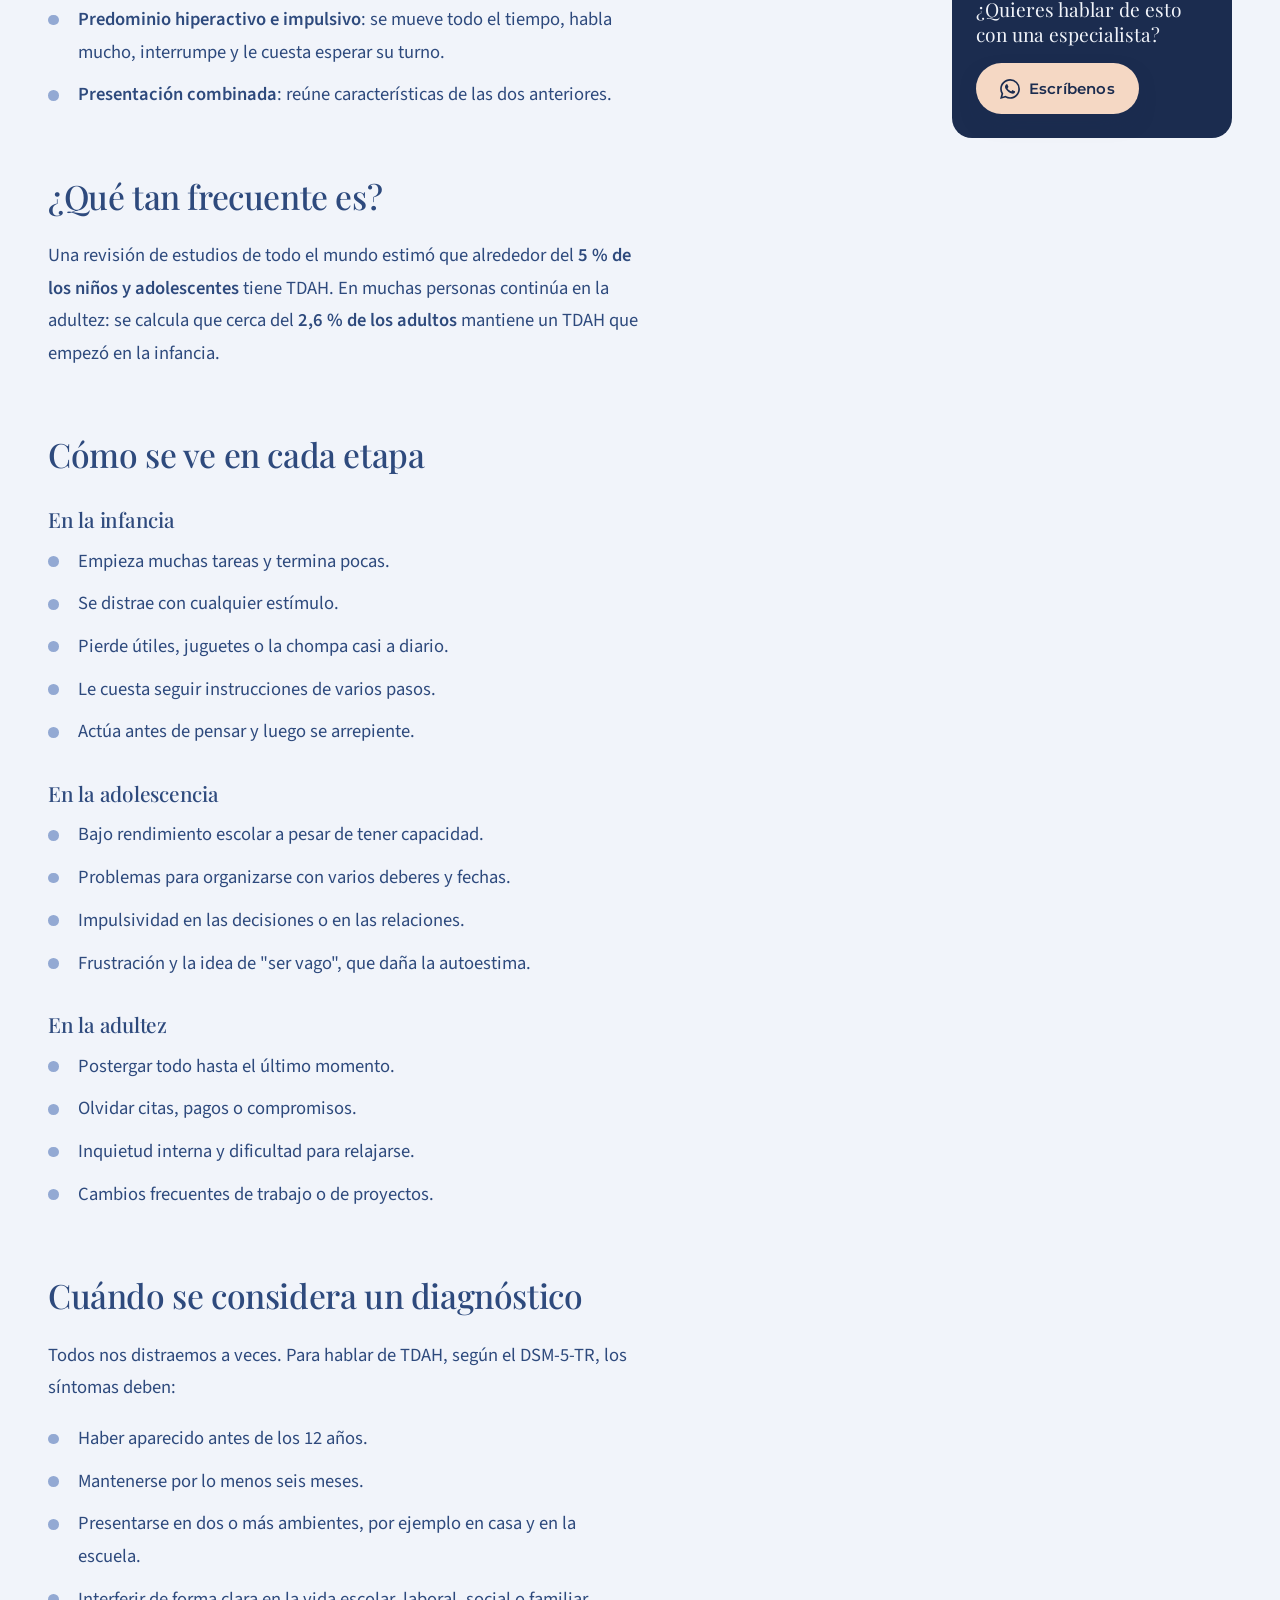
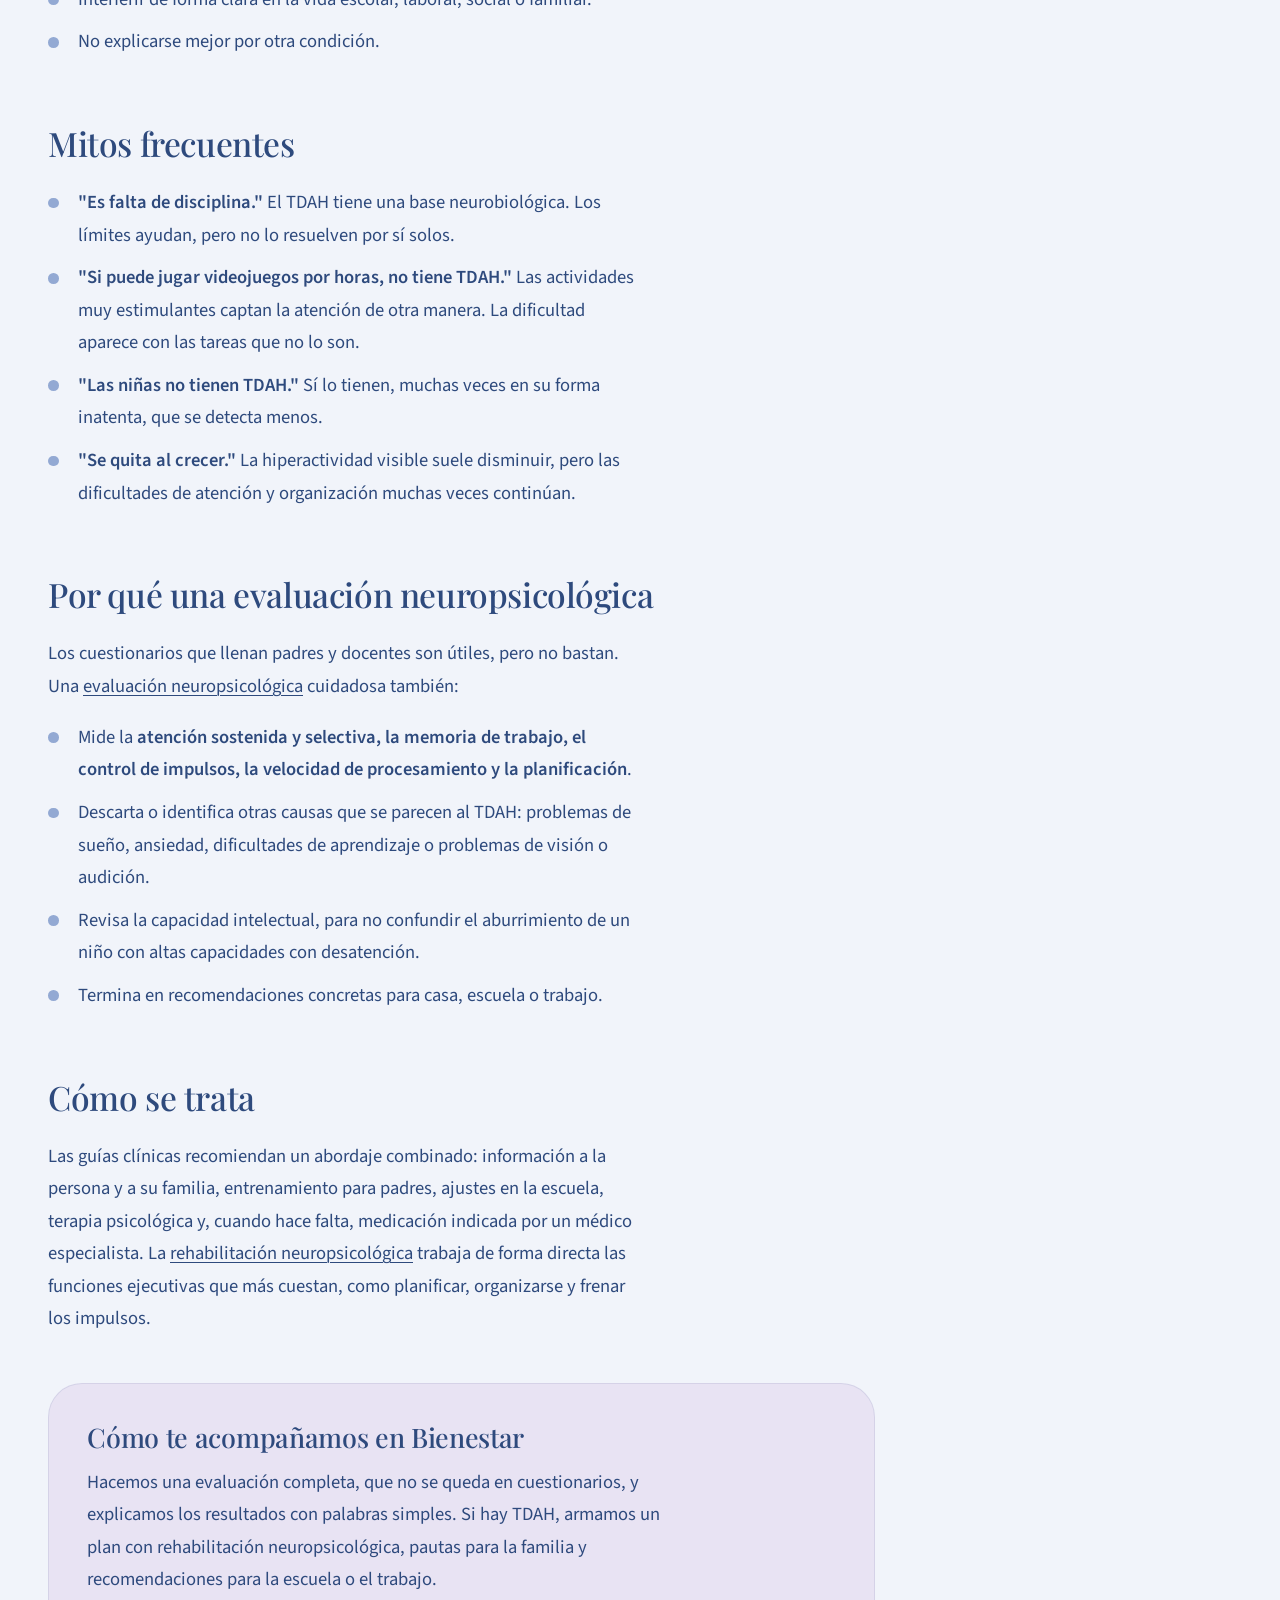
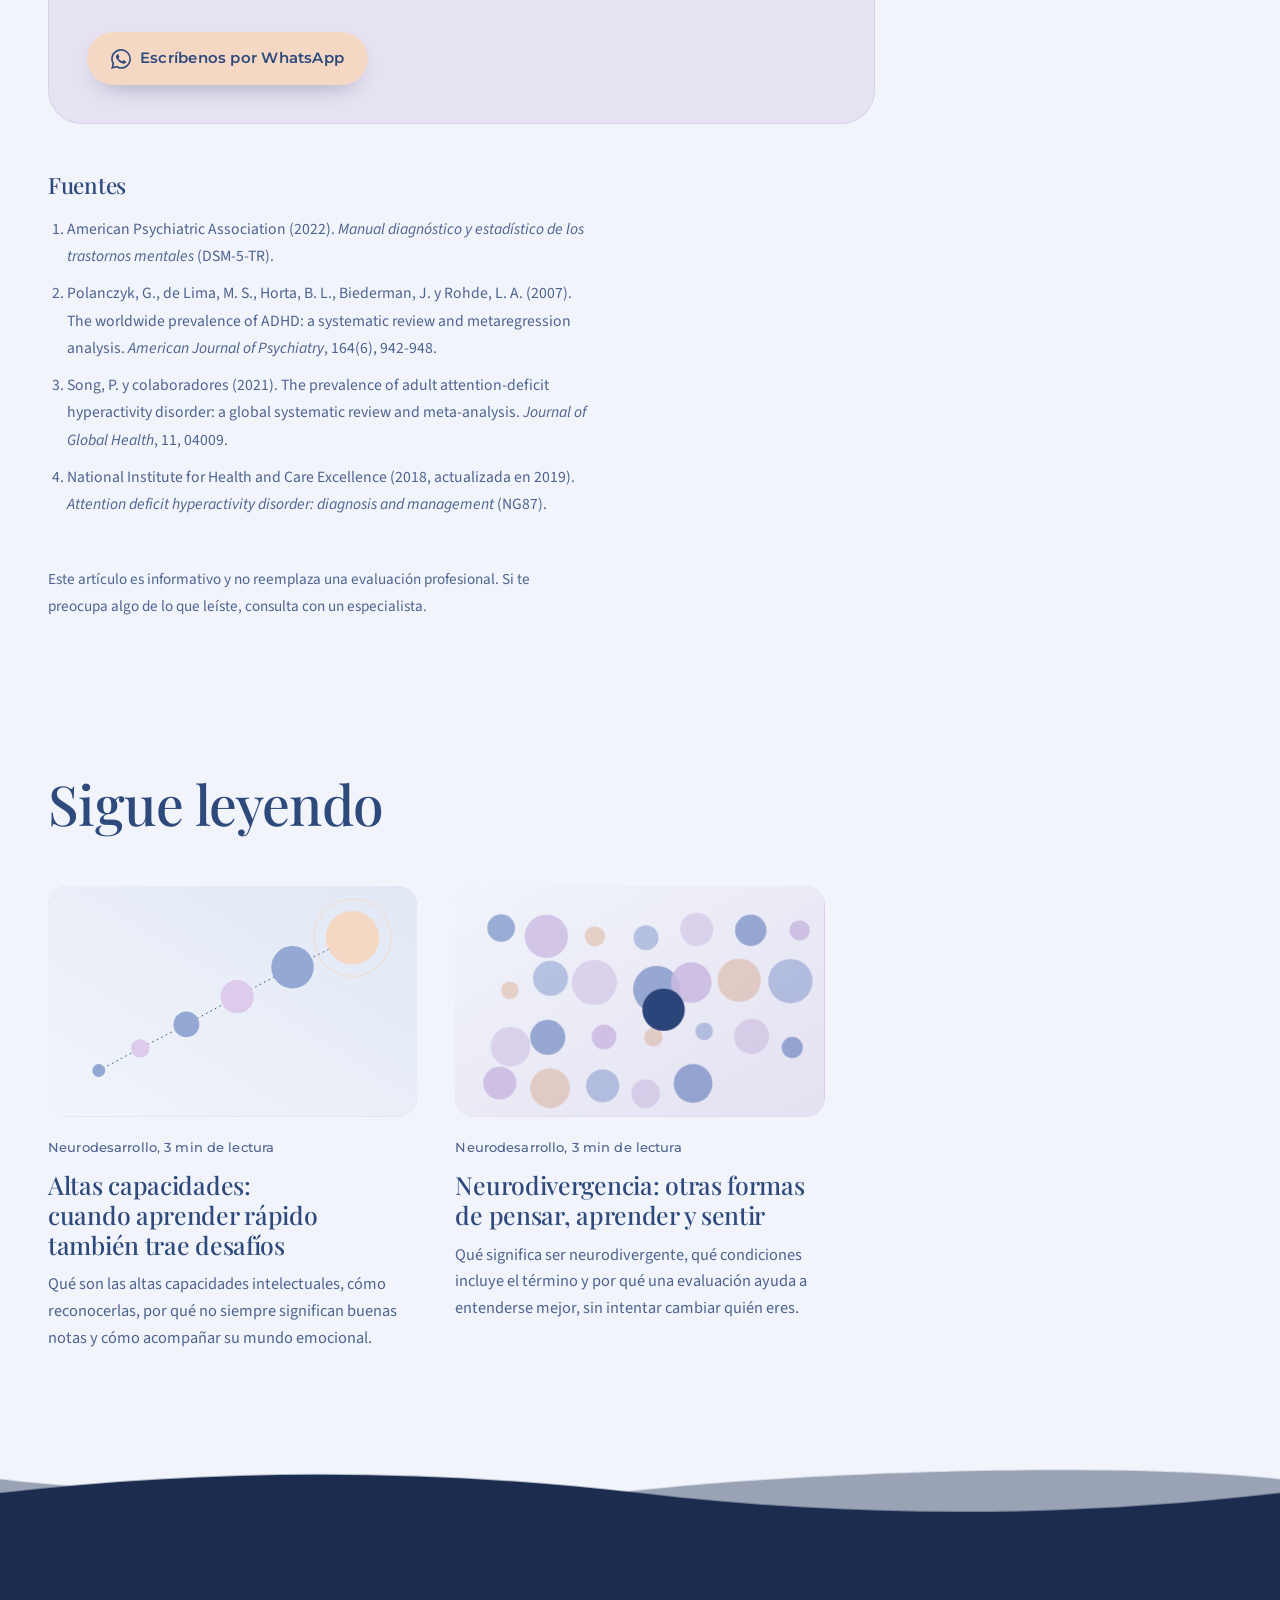
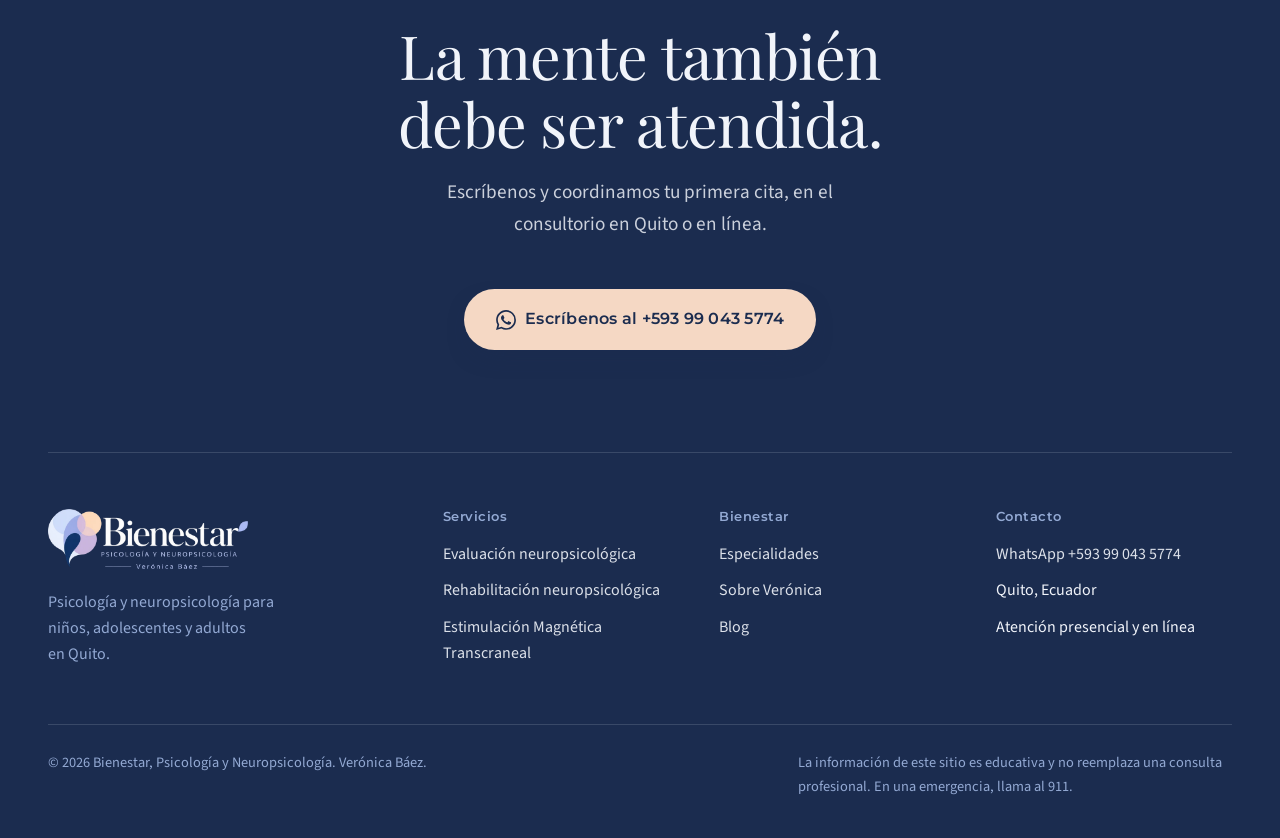
<file: blog/tdah.html>
<!doctype html>
<html lang="es-EC">
<head>
<meta charset="utf-8">
<meta name="viewport" content="width=device-width, initial-scale=1">
<title>TDAH: mucho más que distracción | Blog Bienestar</title>
<meta name="description" content="Cómo se manifiesta el trastorno por déficit de atención e hiperactividad en niños, adolescentes y adultos, qué mitos lo rodean y cómo se evalúa con cuidado.">
<meta name="theme-color" content="#F1F4FA">
<link rel="icon" href="data:image/svg+xml,%3Csvg%20xmlns%3D'http%3A%2F%2Fwww.w3.org%2F2000%2Fsvg'%20viewBox%3D'0%200%2064%2064'%3E%3Ccircle%20cx%3D'25'%20cy%3D'27'%20r%3D'19'%20fill%3D'%2393A9D3'%20fill-opacity%3D'.85'%2F%3E%3Ccircle%20cx%3D'41'%20cy%3D'21'%20r%3D'13'%20fill%3D'%23F5D8C4'%2F%3E%3Ccircle%20cx%3D'39'%20cy%3D'36'%20r%3D'14'%20fill%3D'%23DCCBEA'%20fill-opacity%3D'.95'%2F%3E%3Cpath%20d%3D'M28%2030c7-5%2013%201%2010%208-3%206-9%209-10%2022-3-9-7-16-6-22%201-5%203-7%206-8z'%20fill%3D'%232E4A7D'%2F%3E%3C%2Fsvg%3E">
<link rel="preconnect" href="https://fonts.googleapis.com">
<link rel="preconnect" href="https://fonts.gstatic.com" crossorigin>
<link rel="stylesheet" href="https://fonts.googleapis.com/css2?family=Montserrat:wght@500;600&family=Parisienne&family=Playfair+Display:wght@400;500&family=Source+Sans+3:ital,wght@0,400;0,600;1,400&display=swap">
<link rel="stylesheet" href="../assets/css/estilos.css">
<meta property="og:type" content="article">
<meta property="og:site_name" content="Bienestar">
<meta property="og:locale" content="es_EC">
<meta property="og:title" content="TDAH: mucho más que distracción | Blog Bienestar">
<meta property="og:description" content="Cómo se manifiesta el trastorno por déficit de atención e hiperactividad en niños, adolescentes y adultos, qué mitos lo rodean y cómo se evalúa con cuidado.">
<link rel="canonical" href="https://drommerg.github.io/bienestar-website/blog/tdah.html">
<meta property="og:url" content="https://drommerg.github.io/bienestar-website/blog/tdah.html">
<meta property="og:image" content="https://drommerg.github.io/bienestar-website/assets/img/og-bienestar.jpg">
<script>document.documentElement.classList.add('js')</script>
<script type="application/ld+json">{"@context":"https://schema.org","@type":"BlogPosting","headline":"TDAH: mucho más que distracción","description":"Cómo se manifiesta el trastorno por déficit de atención e hiperactividad en niños, adolescentes y adultos, qué mitos lo rodean y cómo se evalúa con cuidado.","datePublished":"2026-10-02","dateModified":"2026-10-02","inLanguage":"es","author":{"@type":"Organization","name":"Bienestar, Psicología y Neuropsicología"},"publisher":{"@type":"Organization","name":"Bienestar, Psicología y Neuropsicología"},"mainEntityOfPage":"https://drommerg.github.io/bienestar-website/blog/tdah.html","image":"https://drommerg.github.io/bienestar-website/assets/img/og-bienestar.jpg"}</script>
<script type="application/ld+json">{"@context":"https://schema.org","@type":"BreadcrumbList","itemListElement":[{"@type":"ListItem","position":1,"name":"Inicio","item":"https://drommerg.github.io/bienestar-website/"},{"@type":"ListItem","position":2,"name":"Blog","item":"https://drommerg.github.io/bienestar-website/blog/index.html"},{"@type":"ListItem","position":3,"name":"TDAH: mucho más que distracción","item":"https://drommerg.github.io/bienestar-website/blog/tdah.html"}]}</script>
</head>
<body class="">
<a class="salto" href="#principal">Saltar al contenido</a>
<div class="ambiente" aria-hidden="true"><span class="a1"></span><span class="a2"></span><span class="a3"></span></div>
<header class="cabecera">
  <div class="contenedor cabecera-int">
    <a class="marca" href="../index.html" aria-label="Bienestar, Psicología y Neuropsicología. Ir al inicio">
      <img class="logo-oscuro" src="../assets/img/logo-oscuro.webp" alt="" width="640" height="190">
      <img class="logo-claro" src="../assets/img/logo-claro.webp" alt="" width="640" height="190">
    </a>
    <nav class="nav" aria-label="Principal">
      <ul class="nav-lista">
        <li class="tiene-submenu">
          <button class="nav-enlace" type="button" aria-expanded="false" aria-controls="sub-servicios">Servicios <svg class="chev" viewBox="0 0 12 12" aria-hidden="true" focusable="false"><path d="M2.5 4.5 6 8l3.5-3.5" fill="none" stroke="currentColor" stroke-width="1.5" stroke-linecap="round" stroke-linejoin="round"/></svg></button>
          <ul class="submenu" id="sub-servicios"><li><a href="../servicios/evaluacion-neuropsicologica.html">Evaluación neuropsicológica<small>Entender cómo funciona la mente</small></a></li><li><a href="../servicios/rehabilitacion-neuropsicologica.html">Rehabilitación neuropsicológica<small>Fortalecer lo que más cuesta</small></a></li><li><a href="../servicios/estimulacion-magnetica-transcraneal.html">Estimulación Magnética Transcraneal<small>EMT no invasiva, en 21 días</small></a></li></ul>
        </li>
        <li><a class="nav-enlace" href="../especialidades.html">Especialidades</a></li>
        <li><a class="nav-enlace" href="../sobre-veronica.html">Sobre Verónica</a></li>
        <li><a class="nav-enlace" href="../blog/index.html" aria-current="page">Blog</a></li>
      </ul>
      <a class="boton boton--wa boton--cab" href="https://wa.me/593990435774?text=Hola%2C%20le%C3%AD%20el%20art%C3%ADculo%20%22TDAH%3A%20mucho%20m%C3%A1s%20que%20distracci%C3%B3n%22%20y%20quiero%20hacer%20una%20consulta." target="_blank" rel="noopener"><svg viewBox="0 0 24 24" aria-hidden="true" focusable="false"><path fill="currentColor" d="M17.472 14.382c-.297-.149-1.758-.867-2.03-.967-.273-.099-.471-.148-.67.15-.197.297-.767.966-.94 1.164-.173.199-.347.223-.644.075-.297-.15-1.255-.463-2.39-1.475-.883-.788-1.48-1.761-1.653-2.059-.173-.297-.018-.458.13-.606.134-.133.298-.347.446-.52.149-.174.198-.298.298-.497.099-.198.05-.371-.025-.52-.075-.149-.669-1.612-.916-2.207-.242-.579-.487-.5-.669-.51-.173-.008-.371-.01-.57-.01-.198 0-.52.074-.792.372-.272.297-1.04 1.016-1.04 2.479 0 1.462 1.065 2.875 1.213 3.074.149.198 2.096 3.2 5.077 4.487.709.306 1.262.489 1.694.625.712.227 1.36.195 1.871.118.571-.085 1.758-.719 2.006-1.413.248-.694.248-1.289.173-1.413-.074-.124-.272-.198-.57-.347m-5.421 7.403h-.004a9.87 9.87 0 0 1-5.031-1.378l-.361-.214-3.741.982.998-3.648-.235-.374a9.86 9.86 0 0 1-1.51-5.26c.001-5.45 4.436-9.884 9.888-9.884 2.64 0 5.122 1.03 6.988 2.898a9.825 9.825 0 0 1 2.893 6.994c-.003 5.45-4.437 9.884-9.885 9.884m8.413-18.297A11.815 11.815 0 0 0 12.05 0C5.495 0 .16 5.335.157 11.892c0 2.096.547 4.142 1.588 5.945L.057 24l6.305-1.654a11.882 11.882 0 0 0 5.683 1.448h.005c6.554 0 11.89-5.335 11.893-11.893a11.821 11.821 0 0 0-3.48-8.413Z"/></svg><span>Agenda tu cita</span></a>
      <button class="menu-boton" type="button" aria-expanded="false" aria-controls="menu-movil" aria-label="Abrir menú"><span></span><span></span></button>
    </nav>
  </div>
</header>
<div class="menu-movil" id="menu-movil" data-cabecera="oscura" inert>
  <div class="menu-movil-int contenedor">
    <ul class="menu-lista">
      <li><a href="../index.html">Inicio</a></li>
      <li class="menu-grupo"><span>Servicios</span><ul><li><a href="../servicios/evaluacion-neuropsicologica.html">Evaluación neuropsicológica</a></li><li><a href="../servicios/rehabilitacion-neuropsicologica.html">Rehabilitación neuropsicológica</a></li><li><a href="../servicios/estimulacion-magnetica-transcraneal.html">Estimulación Magnética Transcraneal</a></li></ul></li>
      <li><a href="../especialidades.html">Especialidades</a></li>
      <li><a href="../sobre-veronica.html">Sobre Verónica</a></li>
      <li><a href="../blog/index.html">Blog</a></li>
    </ul>
    <a class="boton boton--wa" href="https://wa.me/593990435774?text=Hola%2C%20le%C3%AD%20el%20art%C3%ADculo%20%22TDAH%3A%20mucho%20m%C3%A1s%20que%20distracci%C3%B3n%22%20y%20quiero%20hacer%20una%20consulta." target="_blank" rel="noopener"><svg viewBox="0 0 24 24" aria-hidden="true" focusable="false"><path fill="currentColor" d="M17.472 14.382c-.297-.149-1.758-.867-2.03-.967-.273-.099-.471-.148-.67.15-.197.297-.767.966-.94 1.164-.173.199-.347.223-.644.075-.297-.15-1.255-.463-2.39-1.475-.883-.788-1.48-1.761-1.653-2.059-.173-.297-.018-.458.13-.606.134-.133.298-.347.446-.52.149-.174.198-.298.298-.497.099-.198.05-.371-.025-.52-.075-.149-.669-1.612-.916-2.207-.242-.579-.487-.5-.669-.51-.173-.008-.371-.01-.57-.01-.198 0-.52.074-.792.372-.272.297-1.04 1.016-1.04 2.479 0 1.462 1.065 2.875 1.213 3.074.149.198 2.096 3.2 5.077 4.487.709.306 1.262.489 1.694.625.712.227 1.36.195 1.871.118.571-.085 1.758-.719 2.006-1.413.248-.694.248-1.289.173-1.413-.074-.124-.272-.198-.57-.347m-5.421 7.403h-.004a9.87 9.87 0 0 1-5.031-1.378l-.361-.214-3.741.982.998-3.648-.235-.374a9.86 9.86 0 0 1-1.51-5.26c.001-5.45 4.436-9.884 9.888-9.884 2.64 0 5.122 1.03 6.988 2.898a9.825 9.825 0 0 1 2.893 6.994c-.003 5.45-4.437 9.884-9.885 9.884m8.413-18.297A11.815 11.815 0 0 0 12.05 0C5.495 0 .16 5.335.157 11.892c0 2.096.547 4.142 1.588 5.945L.057 24l6.305-1.654a11.882 11.882 0 0 0 5.683 1.448h.005c6.554 0 11.89-5.335 11.893-11.893a11.821 11.821 0 0 0-3.48-8.413Z"/></svg><span>Escríbenos por WhatsApp</span></a>
    <p class="menu-dato">Quito, Ecuador. Presencial y en línea.</p>
  </div>
</div>
<main id="principal" tabindex="-1">

<article class="articulo">
  <header class="articulo-cabecera">
    <div class="contenedor">
      <nav class="migas" aria-label="Estás aquí"><ol><li><a href="../index.html">Inicio</a></li><li><a href="../blog/index.html">Blog</a></li><li aria-current="page">Neurodesarrollo</li></ol></nav>
      <h1 class="emerge">TDAH: mucho más que distracción</h1>
      <p class="entrada revela">Cómo se manifiesta el trastorno por déficit de atención e hiperactividad en niños, adolescentes y adultos, qué mitos lo rodean y cómo se evalúa con cuidado.</p>
      <p class="articulo-meta revela" style="--i:1"><span>Bienestar</span><span><time datetime="2026-10-02">2 de octubre de 2026</time></span><span>3 min de lectura</span></p>
    </div>
    <div class="contenedor">
      <div class="portada portada--grande revela" style="--i:2"><svg viewBox="0 0 800 500" preserveAspectRatio="xMidYMid slice" aria-hidden="true" focusable="false"><defs><linearGradient id="g-tdah" x1="0" y1="0" x2="1" y2="0"><stop offset="0" stop-color="#E9E0F2"/><stop offset="1" stop-color="#F1F4FA"/></linearGradient></defs><rect width="800" height="500" fill="url(#g-tdah)"/><path d="M400 250 C430 250 440 250 470 250" stroke="#2E4A7D" stroke-opacity=".3" stroke-width="2" fill="none"/><circle cx="142" cy="414" r="14" fill="#F5D8C4" fill-opacity=".9"/><circle cx="305" cy="335" r="10" fill="#93A9D3" fill-opacity=".9"/><circle cx="338" cy="133" r="9" fill="#93A9D3" fill-opacity=".9"/><circle cx="142" cy="432" r="13" fill="#F5D8C4" fill-opacity=".9"/><circle cx="371" cy="245" r="14" fill="#93A9D3" fill-opacity=".9"/><circle cx="70" cy="110" r="15" fill="#93A9D3" fill-opacity=".9"/><circle cx="74" cy="195" r="13" fill="#F5D8C4" fill-opacity=".9"/><circle cx="345" cy="385" r="10" fill="#93A9D3" fill-opacity=".9"/><circle cx="198" cy="81" r="10" fill="#93A9D3" fill-opacity=".9"/><circle cx="343" cy="426" r="6" fill="#F5D8C4" fill-opacity=".9"/><circle cx="187" cy="258" r="10" fill="#93A9D3" fill-opacity=".9"/><circle cx="378" cy="256" r="11" fill="#93A9D3" fill-opacity=".9"/><circle cx="209" cy="54" r="6" fill="#F5D8C4" fill-opacity=".9"/><circle cx="329" cy="237" r="17" fill="#93A9D3" fill-opacity=".9"/><circle cx="332" cy="432" r="13" fill="#93A9D3" fill-opacity=".9"/><circle cx="106" cy="293" r="17" fill="#F5D8C4" fill-opacity=".9"/><circle cx="368" cy="365" r="15" fill="#93A9D3" fill-opacity=".9"/><circle cx="91" cy="195" r="7" fill="#93A9D3" fill-opacity=".9"/><circle cx="69" cy="265" r="11" fill="#F5D8C4" fill-opacity=".9"/><circle cx="342" cy="410" r="8" fill="#93A9D3" fill-opacity=".9"/><circle cx="365" cy="71" r="8" fill="#93A9D3" fill-opacity=".9"/><circle cx="377" cy="403" r="10" fill="#F5D8C4" fill-opacity=".9"/><circle cx="178" cy="231" r="14" fill="#93A9D3" fill-opacity=".9"/><circle cx="253" cy="189" r="16" fill="#93A9D3" fill-opacity=".9"/><circle cx="237" cy="288" r="8" fill="#F5D8C4" fill-opacity=".9"/><circle cx="172" cy="227" r="7" fill="#93A9D3" fill-opacity=".9"/><circle cx="101" cy="422" r="18" fill="#93A9D3" fill-opacity=".9"/><circle cx="321" cy="75" r="14" fill="#F5D8C4" fill-opacity=".9"/><circle cx="170" cy="417" r="9" fill="#93A9D3" fill-opacity=".9"/><circle cx="378" cy="356" r="8" fill="#93A9D3" fill-opacity=".9"/><circle cx="380" cy="120" r="12" fill="#F5D8C4" fill-opacity=".9"/><circle cx="293" cy="399" r="12" fill="#93A9D3" fill-opacity=".9"/><circle cx="157" cy="120" r="8" fill="#93A9D3" fill-opacity=".9"/><circle cx="304" cy="205" r="15" fill="#F5D8C4" fill-opacity=".9"/><circle cx="470" cy="250" r="14" fill="#2E4A7D" fill-opacity="0.40"/><circle cx="516" cy="250" r="14" fill="#2E4A7D" fill-opacity="0.49"/><circle cx="562" cy="250" r="14" fill="#2E4A7D" fill-opacity="0.58"/><circle cx="608" cy="250" r="14" fill="#2E4A7D" fill-opacity="0.67"/><circle cx="654" cy="250" r="14" fill="#2E4A7D" fill-opacity="0.76"/><circle cx="700" cy="250" r="14" fill="#2E4A7D" fill-opacity="0.85"/><circle cx="746" cy="250" r="14" fill="#2E4A7D" fill-opacity="0.94"/></svg></div>
    </div>
  </header>
  <div class="contenedor articulo-cuerpo">
    <div class="prosa prosa--articulo">
      
<p>"No presta atención", "no se queda quieto", "es muy desordenado". Muchas familias llegan a consulta con frases así. A veces detrás hay cansancio, ansiedad o simplemente la edad. Otras veces se trata de <strong>TDAH</strong>, el trastorno por déficit de atención e hiperactividad: una condición del neurodesarrollo que afecta la forma en que el cerebro regula la atención, la actividad y los impulsos.</p>

<h2 id="las-tres-formas-en-que-se-presenta">Las tres formas en que se presenta</h2>
<ul>
  <li><strong>Predominio inatento</strong>: le cuesta mantener la atención, pierde cosas, olvida instrucciones y parece no escuchar. Suele pasar desapercibido porque no "molesta".</li>
  <li><strong>Predominio hiperactivo e impulsivo</strong>: se mueve todo el tiempo, habla mucho, interrumpe y le cuesta esperar su turno.</li>
  <li><strong>Presentación combinada</strong>: reúne características de las dos anteriores.</li>
</ul>

<h2 id="que-tan-frecuente-es">¿Qué tan frecuente es?</h2>
<p>Una revisión de estudios de todo el mundo estimó que alrededor del <strong>5 % de los niños y adolescentes</strong> tiene TDAH. En muchas personas continúa en la adultez: se calcula que cerca del <strong>2,6 % de los adultos</strong> mantiene un TDAH que empezó en la infancia.</p>

<h2 id="como-se-ve-en-cada-etapa">Cómo se ve en cada etapa</h2>
<h3>En la infancia</h3>
<ul>
  <li>Empieza muchas tareas y termina pocas.</li>
  <li>Se distrae con cualquier estímulo.</li>
  <li>Pierde útiles, juguetes o la chompa casi a diario.</li>
  <li>Le cuesta seguir instrucciones de varios pasos.</li>
  <li>Actúa antes de pensar y luego se arrepiente.</li>
</ul>
<h3>En la adolescencia</h3>
<ul>
  <li>Bajo rendimiento escolar a pesar de tener capacidad.</li>
  <li>Problemas para organizarse con varios deberes y fechas.</li>
  <li>Impulsividad en las decisiones o en las relaciones.</li>
  <li>Frustración y la idea de "ser vago", que daña la autoestima.</li>
</ul>
<h3>En la adultez</h3>
<ul>
  <li>Postergar todo hasta el último momento.</li>
  <li>Olvidar citas, pagos o compromisos.</li>
  <li>Inquietud interna y dificultad para relajarse.</li>
  <li>Cambios frecuentes de trabajo o de proyectos.</li>
</ul>

<h2 id="cuando-se-considera-un-diagnostico">Cuándo se considera un diagnóstico</h2>
<p>Todos nos distraemos a veces. Para hablar de TDAH, según el DSM-5-TR, los síntomas deben:</p>
<ul>
  <li>Haber aparecido antes de los 12 años.</li>
  <li>Mantenerse por lo menos seis meses.</li>
  <li>Presentarse en dos o más ambientes, por ejemplo en casa y en la escuela.</li>
  <li>Interferir de forma clara en la vida escolar, laboral, social o familiar.</li>
  <li>No explicarse mejor por otra condición.</li>
</ul>

<h2 id="mitos-frecuentes">Mitos frecuentes</h2>
<ul>
  <li><strong>"Es falta de disciplina."</strong> El TDAH tiene una base neurobiológica. Los límites ayudan, pero no lo resuelven por sí solos.</li>
  <li><strong>"Si puede jugar videojuegos por horas, no tiene TDAH."</strong> Las actividades muy estimulantes captan la atención de otra manera. La dificultad aparece con las tareas que no lo son.</li>
  <li><strong>"Las niñas no tienen TDAH."</strong> Sí lo tienen, muchas veces en su forma inatenta, que se detecta menos.</li>
  <li><strong>"Se quita al crecer."</strong> La hiperactividad visible suele disminuir, pero las dificultades de atención y organización muchas veces continúan.</li>
</ul>

<h2 id="por-que-una-evaluacion-neuropsicologica">Por qué una evaluación neuropsicológica</h2>
<p>Los cuestionarios que llenan padres y docentes son útiles, pero no bastan. Una <a href="../servicios/evaluacion-neuropsicologica.html">evaluación neuropsicológica</a> cuidadosa también:</p>
<ul>
  <li>Mide la <strong>atención sostenida y selectiva, la memoria de trabajo, el control de impulsos, la velocidad de procesamiento y la planificación</strong>.</li>
  <li>Descarta o identifica otras causas que se parecen al TDAH: problemas de sueño, ansiedad, dificultades de aprendizaje o problemas de visión o audición.</li>
  <li>Revisa la capacidad intelectual, para no confundir el aburrimiento de un niño con altas capacidades con desatención.</li>
  <li>Termina en recomendaciones concretas para casa, escuela o trabajo.</li>
</ul>

<h2 id="como-se-trata">Cómo se trata</h2>
<p>Las guías clínicas recomiendan un abordaje combinado: información a la persona y a su familia, entrenamiento para padres, ajustes en la escuela, terapia psicológica y, cuando hace falta, medicación indicada por un médico especialista. La <a href="../servicios/rehabilitacion-neuropsicologica.html">rehabilitación neuropsicológica</a> trabaja de forma directa las funciones ejecutivas que más cuestan, como planificar, organizarse y frenar los impulsos.</p>
      <aside class="nota" aria-label="Cómo te acompañamos en Bienestar">
        <h2 class="nota-titulo">Cómo te acompañamos en Bienestar</h2>
        <p>Hacemos una evaluación completa, que no se queda en cuestionarios, y explicamos los resultados con palabras simples. Si hay TDAH, armamos un plan con rehabilitación neuropsicológica, pautas para la familia y recomendaciones para la escuela o el trabajo.</p>
        <a class="boton boton--wa " href="https://wa.me/593990435774?text=Hola%2C%20le%C3%AD%20el%20art%C3%ADculo%20%22TDAH%3A%20mucho%20m%C3%A1s%20que%20distracci%C3%B3n%22%20y%20quiero%20hacer%20una%20consulta." target="_blank" rel="noopener"><svg viewBox="0 0 24 24" aria-hidden="true" focusable="false"><path fill="currentColor" d="M17.472 14.382c-.297-.149-1.758-.867-2.03-.967-.273-.099-.471-.148-.67.15-.197.297-.767.966-.94 1.164-.173.199-.347.223-.644.075-.297-.15-1.255-.463-2.39-1.475-.883-.788-1.48-1.761-1.653-2.059-.173-.297-.018-.458.13-.606.134-.133.298-.347.446-.52.149-.174.198-.298.298-.497.099-.198.05-.371-.025-.52-.075-.149-.669-1.612-.916-2.207-.242-.579-.487-.5-.669-.51-.173-.008-.371-.01-.57-.01-.198 0-.52.074-.792.372-.272.297-1.04 1.016-1.04 2.479 0 1.462 1.065 2.875 1.213 3.074.149.198 2.096 3.2 5.077 4.487.709.306 1.262.489 1.694.625.712.227 1.36.195 1.871.118.571-.085 1.758-.719 2.006-1.413.248-.694.248-1.289.173-1.413-.074-.124-.272-.198-.57-.347m-5.421 7.403h-.004a9.87 9.87 0 0 1-5.031-1.378l-.361-.214-3.741.982.998-3.648-.235-.374a9.86 9.86 0 0 1-1.51-5.26c.001-5.45 4.436-9.884 9.888-9.884 2.64 0 5.122 1.03 6.988 2.898a9.825 9.825 0 0 1 2.893 6.994c-.003 5.45-4.437 9.884-9.885 9.884m8.413-18.297A11.815 11.815 0 0 0 12.05 0C5.495 0 .16 5.335.157 11.892c0 2.096.547 4.142 1.588 5.945L.057 24l6.305-1.654a11.882 11.882 0 0 0 5.683 1.448h.005c6.554 0 11.89-5.335 11.893-11.893a11.821 11.821 0 0 0-3.48-8.413Z"/></svg><span>Escríbenos por WhatsApp</span></a>
      </aside>
      <section class="fuentes" aria-labelledby="fuentes-titulo">
        <h2 id="fuentes-titulo">Fuentes</h2>
        <ol><li>American Psychiatric Association (2022). <em>Manual diagnóstico y estadístico de los trastornos mentales</em> (DSM-5-TR).</li><li>Polanczyk, G., de Lima, M. S., Horta, B. L., Biederman, J. y Rohde, L. A. (2007). The worldwide prevalence of ADHD: a systematic review and metaregression analysis. <em>American Journal of Psychiatry</em>, 164(6), 942-948.</li><li>Song, P. y colaboradores (2021). The prevalence of adult attention-deficit hyperactivity disorder: a global systematic review and meta-analysis. <em>Journal of Global Health</em>, 11, 04009.</li><li>National Institute for Health and Care Excellence (2018, actualizada en 2019). <em>Attention deficit hyperactivity disorder: diagnosis and management</em> (NG87).</li></ol>
      </section>
      <p class="aviso">Este artículo es informativo y no reemplaza una evaluación profesional. Si te preocupa algo de lo que leíste, consulta con un especialista.</p>
    </div>
    <aside class="articulo-lateral" aria-label="En este artículo">
      <div class="lateral-caja">
        <p class="lateral-titulo">En este artículo</p>
        <ol class="lateral-indice"><li><a href="#las-tres-formas-en-que-se-presenta">Las tres formas en que se presenta</a></li><li><a href="#que-tan-frecuente-es">¿Qué tan frecuente es?</a></li><li><a href="#como-se-ve-en-cada-etapa">Cómo se ve en cada etapa</a></li><li><a href="#cuando-se-considera-un-diagnostico">Cuándo se considera un diagnóstico</a></li><li><a href="#mitos-frecuentes">Mitos frecuentes</a></li><li><a href="#por-que-una-evaluacion-neuropsicologica">Por qué una evaluación neuropsicológica</a></li><li><a href="#como-se-trata">Cómo se trata</a></li></ol>
      </div>
      <div class="lateral-caja lateral-caja--cta">
        <p>¿Quieres hablar de esto con una especialista?</p>
        <a class="boton boton--wa " href="https://wa.me/593990435774?text=Hola%2C%20le%C3%AD%20el%20art%C3%ADculo%20%22TDAH%3A%20mucho%20m%C3%A1s%20que%20distracci%C3%B3n%22%20y%20quiero%20hacer%20una%20consulta." target="_blank" rel="noopener"><svg viewBox="0 0 24 24" aria-hidden="true" focusable="false"><path fill="currentColor" d="M17.472 14.382c-.297-.149-1.758-.867-2.03-.967-.273-.099-.471-.148-.67.15-.197.297-.767.966-.94 1.164-.173.199-.347.223-.644.075-.297-.15-1.255-.463-2.39-1.475-.883-.788-1.48-1.761-1.653-2.059-.173-.297-.018-.458.13-.606.134-.133.298-.347.446-.52.149-.174.198-.298.298-.497.099-.198.05-.371-.025-.52-.075-.149-.669-1.612-.916-2.207-.242-.579-.487-.5-.669-.51-.173-.008-.371-.01-.57-.01-.198 0-.52.074-.792.372-.272.297-1.04 1.016-1.04 2.479 0 1.462 1.065 2.875 1.213 3.074.149.198 2.096 3.2 5.077 4.487.709.306 1.262.489 1.694.625.712.227 1.36.195 1.871.118.571-.085 1.758-.719 2.006-1.413.248-.694.248-1.289.173-1.413-.074-.124-.272-.198-.57-.347m-5.421 7.403h-.004a9.87 9.87 0 0 1-5.031-1.378l-.361-.214-3.741.982.998-3.648-.235-.374a9.86 9.86 0 0 1-1.51-5.26c.001-5.45 4.436-9.884 9.888-9.884 2.64 0 5.122 1.03 6.988 2.898a9.825 9.825 0 0 1 2.893 6.994c-.003 5.45-4.437 9.884-9.885 9.884m8.413-18.297A11.815 11.815 0 0 0 12.05 0C5.495 0 .16 5.335.157 11.892c0 2.096.547 4.142 1.588 5.945L.057 24l6.305-1.654a11.882 11.882 0 0 0 5.683 1.448h.005c6.554 0 11.89-5.335 11.893-11.893a11.821 11.821 0 0 0-3.48-8.413Z"/></svg><span>Escríbenos</span></a>
      </div>
    </aside>
  </div>
</article>

<section class="seccion relacionados" aria-labelledby="rel-titulo">
  <div class="contenedor">
    <h2 id="rel-titulo" class="titulo emerge">Sigue leyendo</h2>
    <div class="tarjetas"><a class="tarjeta-articulo revela" style="--i:0" href="../blog/altas-capacidades.html" data-categoria="Neurodesarrollo">
      <span class="portada"><svg viewBox="0 0 800 500" preserveAspectRatio="xMidYMid slice" aria-hidden="true" focusable="false"><defs><linearGradient id="g-altas-capacidades" x1="0" y1="1" x2="1" y2="0"><stop offset="0" stop-color="#F1F4FA"/><stop offset="1" stop-color="#E1E8F5"/></linearGradient></defs><rect width="800" height="500" fill="url(#g-altas-capacidades)"/><path d="M110 400 L200 352 L300 300 L410 240 L530 176 L660 112" stroke="#2E4A7D" stroke-width="2" stroke-dasharray="2 9" stroke-linecap="round" fill="none"/><circle cx="110" cy="400" r="14" fill="#93A9D3"/><circle cx="200" cy="352" r="20" fill="#DCCBEA"/><circle cx="300" cy="300" r="28" fill="#93A9D3"/><circle cx="410" cy="240" r="36" fill="#DCCBEA"/><circle cx="530" cy="176" r="46" fill="#93A9D3"/><circle cx="660" cy="112" r="58" fill="#F5D8C4"/><circle cx="660" cy="112" r="84" fill="none" stroke="#F5D8C4" stroke-width="2"/></svg></span>
      <span class="meta">Neurodesarrollo, 3 min de lectura</span>
      <h3>Altas capacidades: cuando aprender rápido también trae desafíos</h3>
      <p>Qué son las altas capacidades intelectuales, cómo reconocerlas, por qué no siempre significan buenas notas y cómo acompañar su mundo emocional.</p>
    </a><a class="tarjeta-articulo revela" style="--i:1" href="../blog/neurodivergencia.html" data-categoria="Neurodesarrollo">
      <span class="portada"><svg viewBox="0 0 800 500" preserveAspectRatio="xMidYMid slice" aria-hidden="true" focusable="false"><defs><linearGradient id="g-neurodivergencia" x1="0" y1="0" x2="1" y2="1"><stop offset="0" stop-color="#F1F4FA"/><stop offset="1" stop-color="#E4E1F2"/></linearGradient></defs><rect width="800" height="500" fill="url(#g-neurodivergencia)"/><g style="mix-blend-mode:multiply"><circle cx="100" cy="91" r="30" fill="#93A9D3" fill-opacity=".85"/><circle cx="198" cy="109" r="47" fill="#DCCBEA" fill-opacity=".85"/><circle cx="303" cy="109" r="22" fill="#F5D8C4" fill-opacity=".85"/><circle cx="414" cy="112" r="27" fill="#B9C7E4" fill-opacity=".85"/><circle cx="524" cy="94" r="36" fill="#E9DDF1" fill-opacity=".85"/><circle cx="641" cy="96" r="34" fill="#93A9D3" fill-opacity=".85"/><circle cx="747" cy="96" r="22" fill="#DCCBEA" fill-opacity=".85"/><circle cx="119" cy="226" r="19" fill="#F5D8C4" fill-opacity=".85"/><circle cx="207" cy="200" r="38" fill="#B9C7E4" fill-opacity=".85"/><circle cx="302" cy="209" r="49" fill="#E9DDF1" fill-opacity=".85"/><circle cx="437" cy="224" r="51" fill="#93A9D3" fill-opacity=".85"/><circle cx="512" cy="209" r="44" fill="#DCCBEA" fill-opacity=".85"/><circle cx="616" cy="204" r="47" fill="#F5D8C4" fill-opacity=".85"/><circle cx="727" cy="206" r="48" fill="#B9C7E4" fill-opacity=".85"/><circle cx="120" cy="348" r="43" fill="#E9DDF1" fill-opacity=".85"/><circle cx="201" cy="328" r="38" fill="#93A9D3" fill-opacity=".85"/><circle cx="323" cy="327" r="27" fill="#DCCBEA" fill-opacity=".85"/><circle cx="430" cy="328" r="20" fill="#F5D8C4" fill-opacity=".85"/><circle cx="540" cy="315" r="19" fill="#B9C7E4" fill-opacity=".85"/><circle cx="643" cy="326" r="38" fill="#E9DDF1" fill-opacity=".85"/><circle cx="731" cy="350" r="23" fill="#93A9D3" fill-opacity=".85"/><circle cx="97" cy="427" r="36" fill="#DCCBEA" fill-opacity=".85"/><circle cx="206" cy="438" r="43" fill="#F5D8C4" fill-opacity=".85"/><circle cx="320" cy="433" r="36" fill="#B9C7E4" fill-opacity=".85"/><circle cx="413" cy="450" r="31" fill="#E9DDF1" fill-opacity=".85"/><circle cx="516" cy="428" r="42" fill="#93A9D3" fill-opacity=".85"/><circle cx="452" cy="268" r="46" fill="#2E4A7D"/></g></svg></span>
      <span class="meta">Neurodesarrollo, 3 min de lectura</span>
      <h3>Neurodivergencia: otras formas de pensar, aprender y sentir</h3>
      <p>Qué significa ser neurodivergente, qué condiciones incluye el término y por qué una evaluación ayuda a entenderse mejor, sin intentar cambiar quién eres.</p>
    </a></div>
  </div>
</section>
</main>
<footer class="pie" data-cabecera="oscura">
  <div class="ola ola--pie" data-vivo aria-hidden="true" style="color:var(--abismo)">
  <svg class="ola-fondo" viewBox="0 0 2880 120" preserveAspectRatio="none" focusable="false"><path d="M0 44 C180 70 540 86 720 60 C900 34 1260 18 1440 44 C1620 70 1980 86 2160 60 C2340 34 2700 18 2880 44 V120 H0 Z"/></svg>
  <svg class="ola-frente" viewBox="0 0 2880 120" preserveAspectRatio="none" focusable="false"><path d="M0 64 C240 28 480 28 720 64 C960 100 1200 100 1440 64 C1680 28 1920 28 2160 64 C2400 100 2640 100 2880 64 V120 H0 Z"/></svg>
</div>
  <div class="contenedor">
    <section class="pie-cta" aria-labelledby="pie-cta-titulo">
      <h2 id="pie-cta-titulo" class="emerge">La mente también debe ser atendida.</h2>
      <p>Escríbenos y coordinamos tu primera cita, en el consultorio en Quito o en línea.</p>
      <a class="boton boton--wa boton--grande" href="https://wa.me/593990435774?text=Hola%2C%20le%C3%AD%20el%20art%C3%ADculo%20%22TDAH%3A%20mucho%20m%C3%A1s%20que%20distracci%C3%B3n%22%20y%20quiero%20hacer%20una%20consulta." target="_blank" rel="noopener"><svg viewBox="0 0 24 24" aria-hidden="true" focusable="false"><path fill="currentColor" d="M17.472 14.382c-.297-.149-1.758-.867-2.03-.967-.273-.099-.471-.148-.67.15-.197.297-.767.966-.94 1.164-.173.199-.347.223-.644.075-.297-.15-1.255-.463-2.39-1.475-.883-.788-1.48-1.761-1.653-2.059-.173-.297-.018-.458.13-.606.134-.133.298-.347.446-.52.149-.174.198-.298.298-.497.099-.198.05-.371-.025-.52-.075-.149-.669-1.612-.916-2.207-.242-.579-.487-.5-.669-.51-.173-.008-.371-.01-.57-.01-.198 0-.52.074-.792.372-.272.297-1.04 1.016-1.04 2.479 0 1.462 1.065 2.875 1.213 3.074.149.198 2.096 3.2 5.077 4.487.709.306 1.262.489 1.694.625.712.227 1.36.195 1.871.118.571-.085 1.758-.719 2.006-1.413.248-.694.248-1.289.173-1.413-.074-.124-.272-.198-.57-.347m-5.421 7.403h-.004a9.87 9.87 0 0 1-5.031-1.378l-.361-.214-3.741.982.998-3.648-.235-.374a9.86 9.86 0 0 1-1.51-5.26c.001-5.45 4.436-9.884 9.888-9.884 2.64 0 5.122 1.03 6.988 2.898a9.825 9.825 0 0 1 2.893 6.994c-.003 5.45-4.437 9.884-9.885 9.884m8.413-18.297A11.815 11.815 0 0 0 12.05 0C5.495 0 .16 5.335.157 11.892c0 2.096.547 4.142 1.588 5.945L.057 24l6.305-1.654a11.882 11.882 0 0 0 5.683 1.448h.005c6.554 0 11.89-5.335 11.893-11.893a11.821 11.821 0 0 0-3.48-8.413Z"/></svg><span>Escríbenos al +593 99 043 5774</span></a>
    </section>
    <div class="pie-grid">
      <div class="pie-marca">
        <img src="../assets/img/logo-claro.webp" alt="Bienestar, Psicología y Neuropsicología. Verónica Báez" width="640" height="190" loading="lazy">
        <p>Psicología y neuropsicología para niños, adolescentes y adultos en Quito.</p>
      </div>
      <nav aria-label="Servicios">
        <h3>Servicios</h3>
        <ul><li><a href="../servicios/evaluacion-neuropsicologica.html">Evaluación neuropsicológica</a></li><li><a href="../servicios/rehabilitacion-neuropsicologica.html">Rehabilitación neuropsicológica</a></li><li><a href="../servicios/estimulacion-magnetica-transcraneal.html">Estimulación Magnética Transcraneal</a></li></ul>
      </nav>
      <nav aria-label="Bienestar">
        <h3>Bienestar</h3>
        <ul>
          <li><a href="../especialidades.html">Especialidades</a></li>
          <li><a href="../sobre-veronica.html">Sobre Verónica</a></li>
          <li><a href="../blog/index.html">Blog</a></li>
        </ul>
      </nav>
      <div>
        <h3>Contacto</h3>
        <ul>
          <li><a href="https://wa.me/593990435774?text=Hola%2C%20quiero%20agendar%20una%20cita%20en%20Bienestar." target="_blank" rel="noopener">WhatsApp +593 99 043 5774</a></li>
          <li>Quito, Ecuador</li>
          <li>Atención presencial y en línea</li>
        </ul>
      </div>
    </div>
    <div class="pie-legal">
      <p>© 2026 Bienestar, Psicología y Neuropsicología. Verónica Báez.</p>
      <p>La información de este sitio es educativa y no reemplaza una consulta profesional. En una emergencia, llama al 911.</p>
    </div>
  </div>
</footer>
<a class="wa-flotante" href="https://wa.me/593990435774?text=Hola%2C%20le%C3%AD%20el%20art%C3%ADculo%20%22TDAH%3A%20mucho%20m%C3%A1s%20que%20distracci%C3%B3n%22%20y%20quiero%20hacer%20una%20consulta." target="_blank" rel="noopener" aria-label="Escríbenos por WhatsApp"><span class="wa-etiqueta" aria-hidden="true">Escríbenos</span><svg viewBox="0 0 24 24" aria-hidden="true" focusable="false"><path fill="currentColor" d="M17.472 14.382c-.297-.149-1.758-.867-2.03-.967-.273-.099-.471-.148-.67.15-.197.297-.767.966-.94 1.164-.173.199-.347.223-.644.075-.297-.15-1.255-.463-2.39-1.475-.883-.788-1.48-1.761-1.653-2.059-.173-.297-.018-.458.13-.606.134-.133.298-.347.446-.52.149-.174.198-.298.298-.497.099-.198.05-.371-.025-.52-.075-.149-.669-1.612-.916-2.207-.242-.579-.487-.5-.669-.51-.173-.008-.371-.01-.57-.01-.198 0-.52.074-.792.372-.272.297-1.04 1.016-1.04 2.479 0 1.462 1.065 2.875 1.213 3.074.149.198 2.096 3.2 5.077 4.487.709.306 1.262.489 1.694.625.712.227 1.36.195 1.871.118.571-.085 1.758-.719 2.006-1.413.248-.694.248-1.289.173-1.413-.074-.124-.272-.198-.57-.347m-5.421 7.403h-.004a9.87 9.87 0 0 1-5.031-1.378l-.361-.214-3.741.982.998-3.648-.235-.374a9.86 9.86 0 0 1-1.51-5.26c.001-5.45 4.436-9.884 9.888-9.884 2.64 0 5.122 1.03 6.988 2.898a9.825 9.825 0 0 1 2.893 6.994c-.003 5.45-4.437 9.884-9.885 9.884m8.413-18.297A11.815 11.815 0 0 0 12.05 0C5.495 0 .16 5.335.157 11.892c0 2.096.547 4.142 1.588 5.945L.057 24l6.305-1.654a11.882 11.882 0 0 0 5.683 1.448h.005c6.554 0 11.89-5.335 11.893-11.893a11.821 11.821 0 0 0-3.48-8.413Z"/></svg></a>
<script src="../assets/js/principal.js" defer></script>

</body>
</html>
</file>
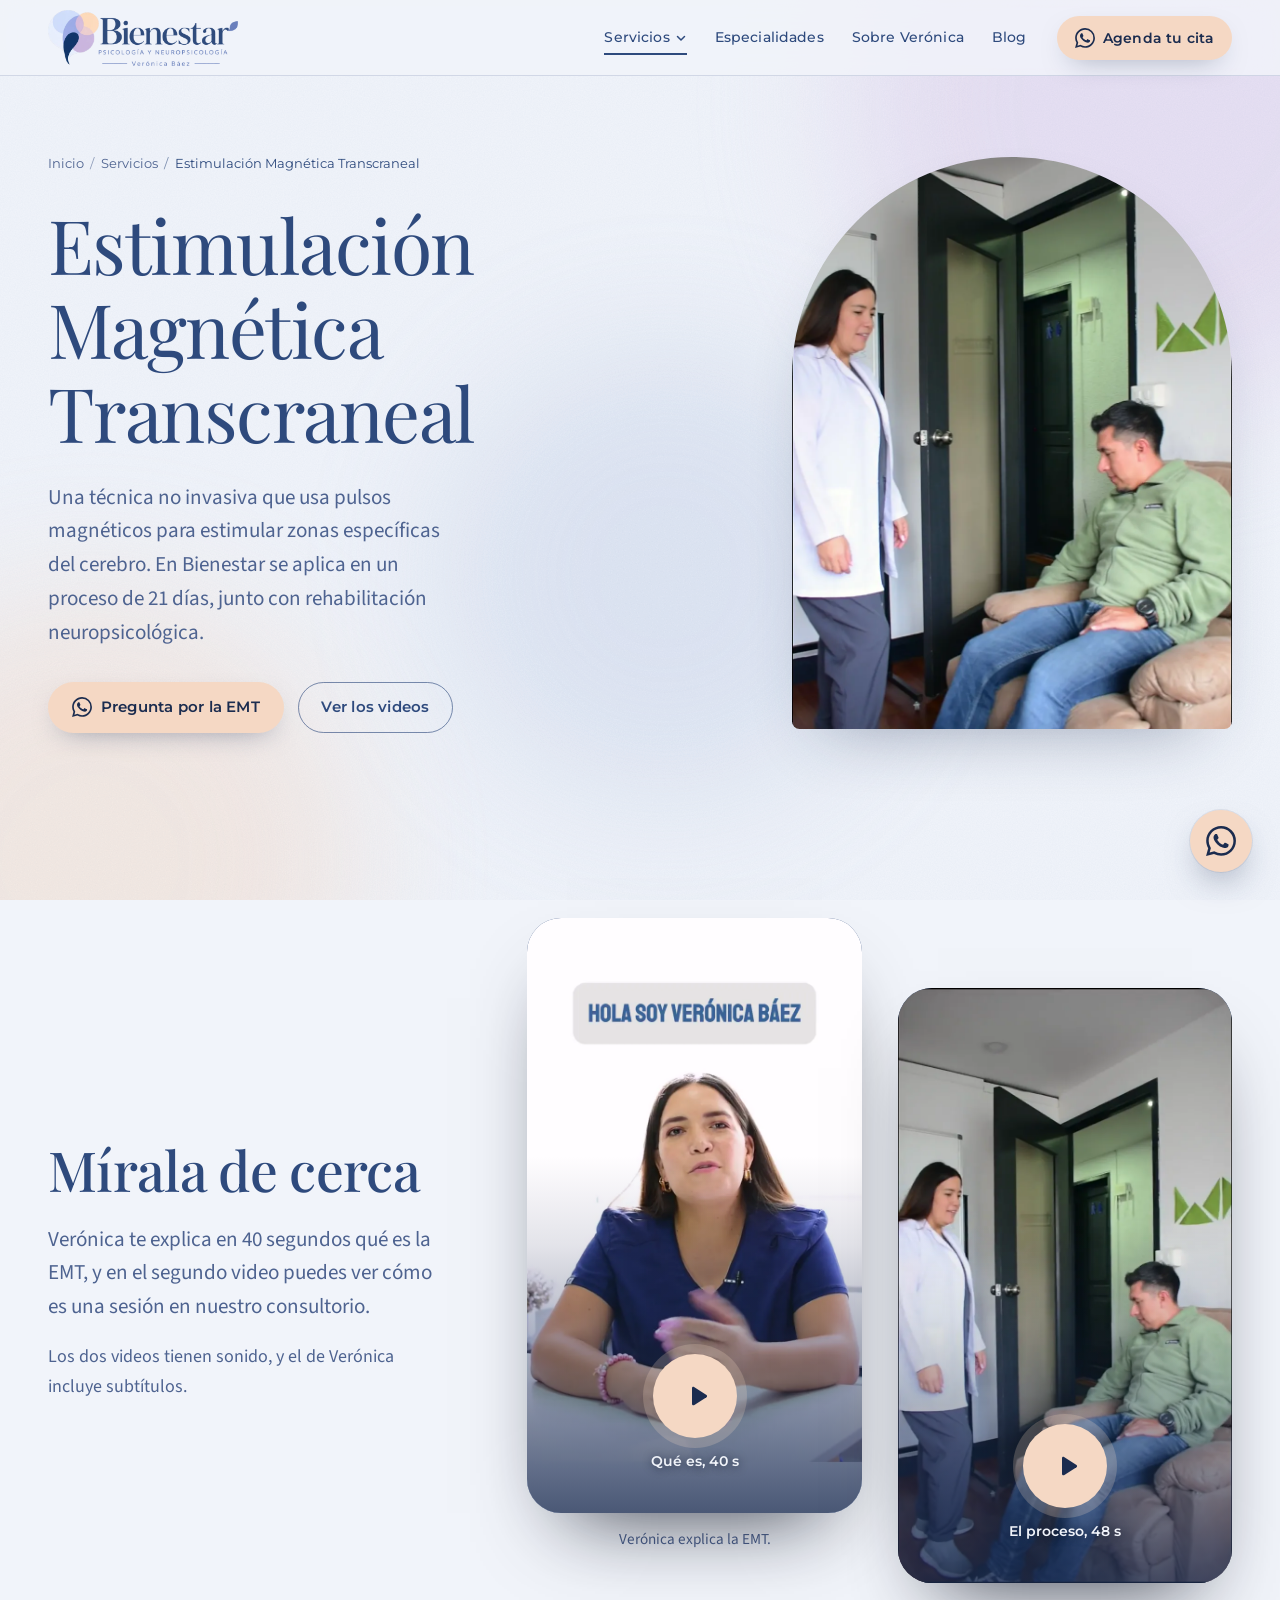
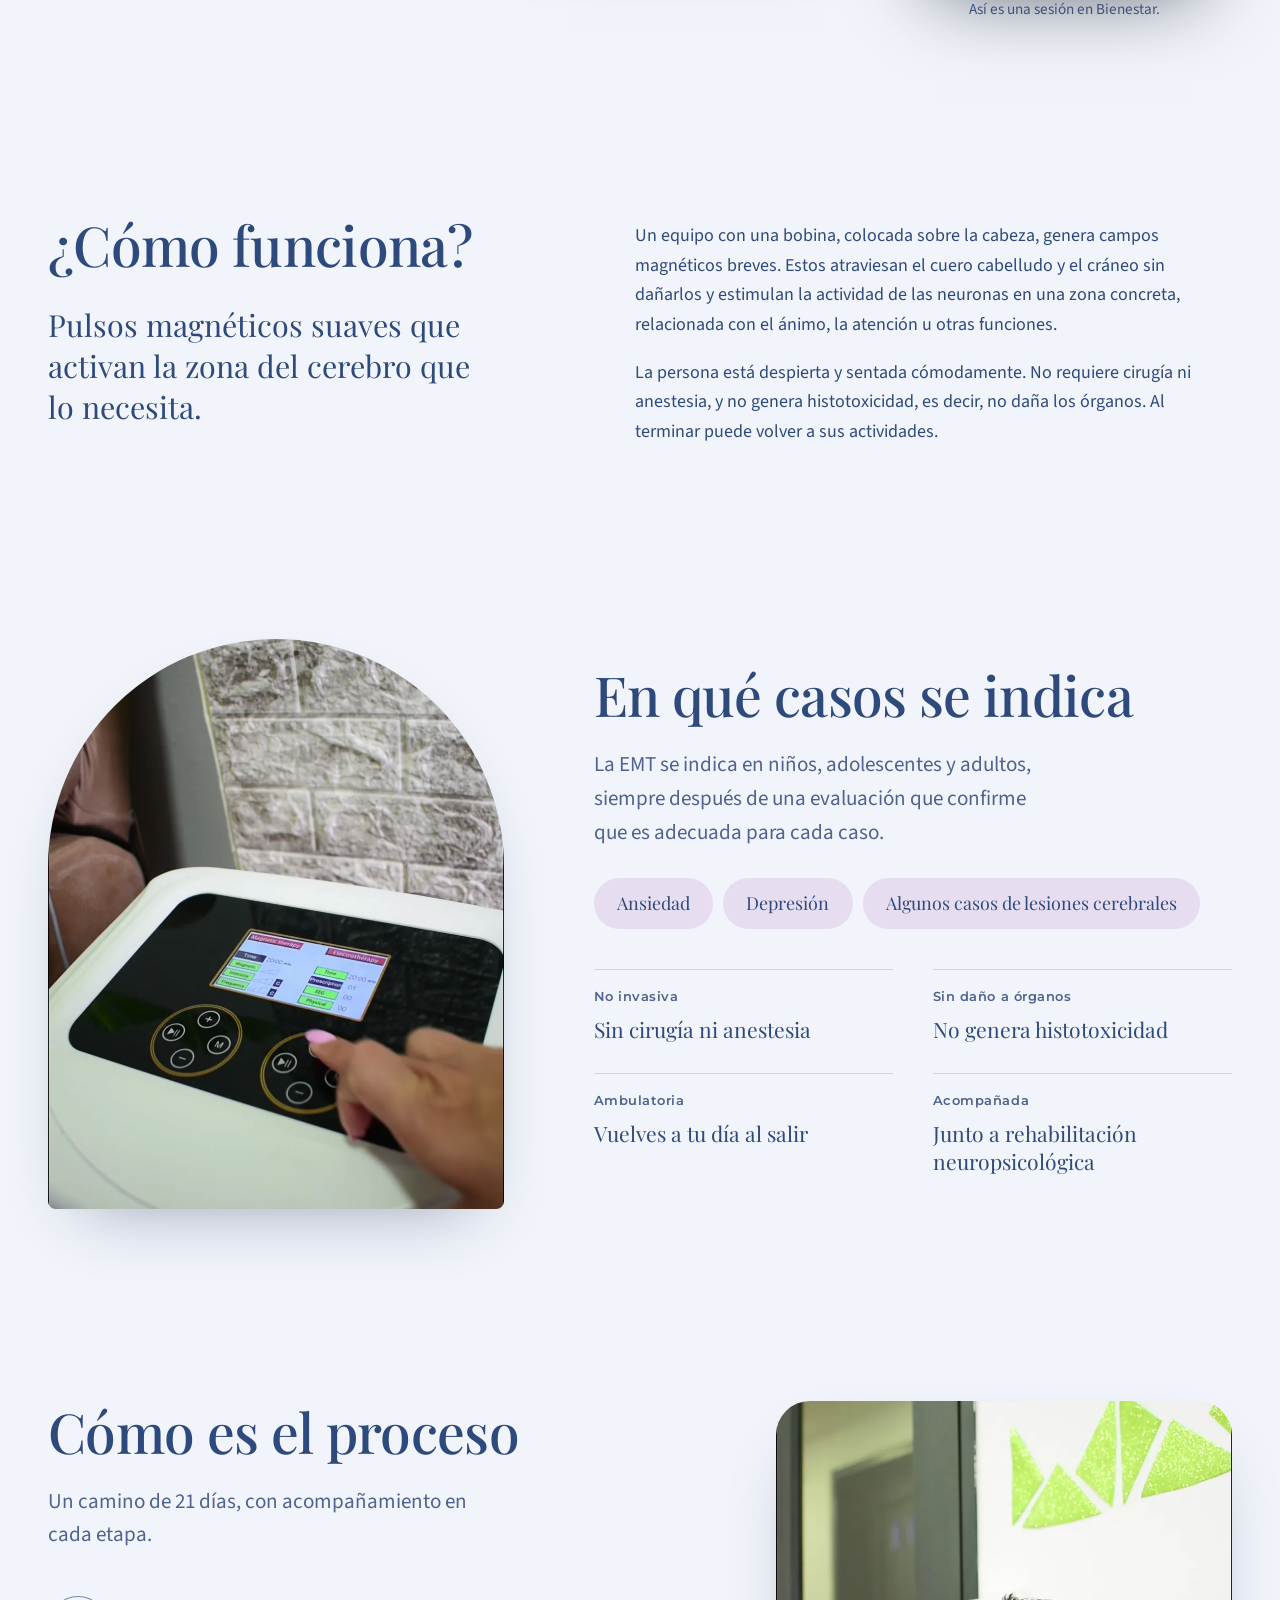
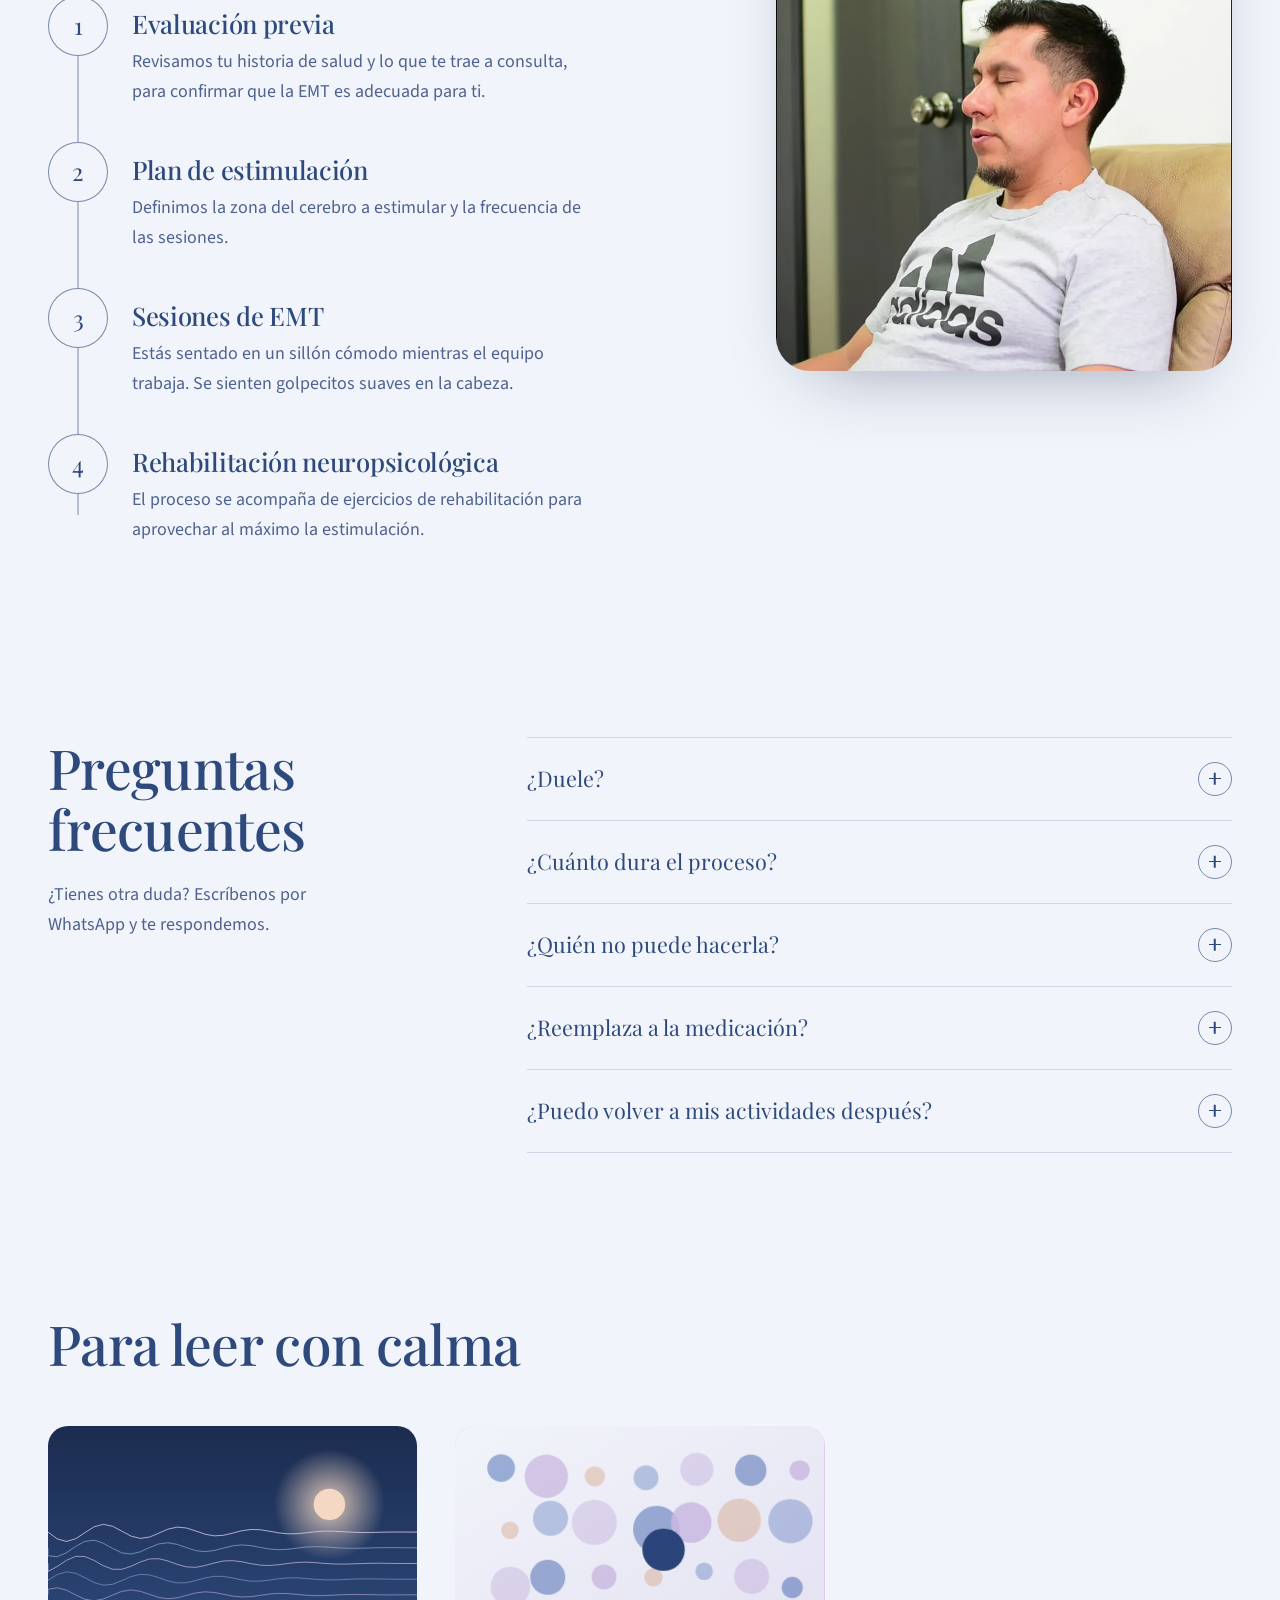
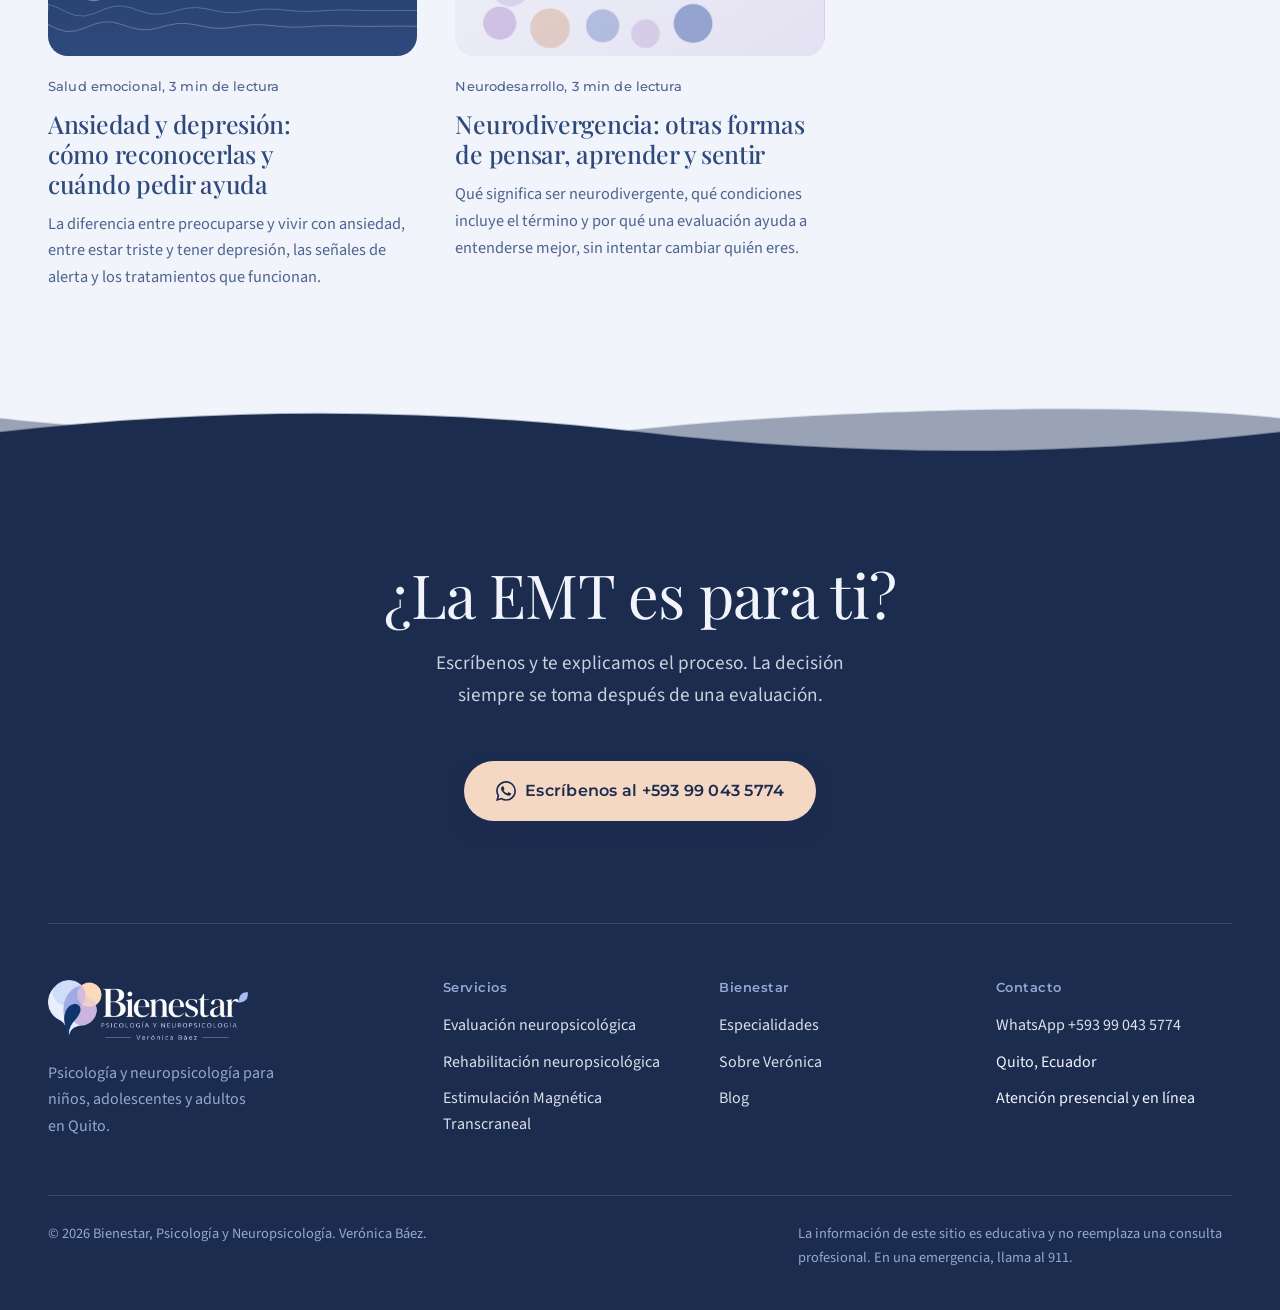
<file: servicios/estimulacion-magnetica-transcraneal.html>
<!doctype html>
<html lang="es-EC">
<head>
<meta charset="utf-8">
<meta name="viewport" content="width=device-width, initial-scale=1">
<title>Estimulación Magnética Transcraneal (EMT) en Quito | Bienestar</title>
<meta name="description" content="Estimulación Magnética Transcraneal (EMT) en Quito: técnica no invasiva para ansiedad, depresión y algunas lesiones cerebrales. Proceso de 21 días con rehabilitación neuropsicológica.">
<meta name="theme-color" content="#F1F4FA">
<link rel="icon" href="data:image/svg+xml,%3Csvg%20xmlns%3D'http%3A%2F%2Fwww.w3.org%2F2000%2Fsvg'%20viewBox%3D'0%200%2064%2064'%3E%3Ccircle%20cx%3D'25'%20cy%3D'27'%20r%3D'19'%20fill%3D'%2393A9D3'%20fill-opacity%3D'.85'%2F%3E%3Ccircle%20cx%3D'41'%20cy%3D'21'%20r%3D'13'%20fill%3D'%23F5D8C4'%2F%3E%3Ccircle%20cx%3D'39'%20cy%3D'36'%20r%3D'14'%20fill%3D'%23DCCBEA'%20fill-opacity%3D'.95'%2F%3E%3Cpath%20d%3D'M28%2030c7-5%2013%201%2010%208-3%206-9%209-10%2022-3-9-7-16-6-22%201-5%203-7%206-8z'%20fill%3D'%232E4A7D'%2F%3E%3C%2Fsvg%3E">
<link rel="preconnect" href="https://fonts.googleapis.com">
<link rel="preconnect" href="https://fonts.gstatic.com" crossorigin>
<link rel="stylesheet" href="https://fonts.googleapis.com/css2?family=Montserrat:wght@500;600&family=Parisienne&family=Playfair+Display:wght@400;500&family=Source+Sans+3:ital,wght@0,400;0,600;1,400&display=swap">
<link rel="stylesheet" href="../assets/css/estilos.css">
<meta property="og:type" content="website">
<meta property="og:site_name" content="Bienestar">
<meta property="og:locale" content="es_EC">
<meta property="og:title" content="Estimulación Magnética Transcraneal (EMT) en Quito | Bienestar">
<meta property="og:description" content="Estimulación Magnética Transcraneal (EMT) en Quito: técnica no invasiva para ansiedad, depresión y algunas lesiones cerebrales. Proceso de 21 días con rehabilitación neuropsicológica.">
<link rel="canonical" href="https://drommerg.github.io/bienestar-website/servicios/estimulacion-magnetica-transcraneal.html">
<meta property="og:url" content="https://drommerg.github.io/bienestar-website/servicios/estimulacion-magnetica-transcraneal.html">
<meta property="og:image" content="https://drommerg.github.io/bienestar-website/assets/img/og-bienestar.jpg">
<script>document.documentElement.classList.add('js')</script>
<script type="application/ld+json">{"@context":"https://schema.org","@type":"Service","name":"Estimulación Magnética Transcraneal (EMT)","serviceType":"Estimulación Magnética Transcraneal (EMT)","description":"Técnica no invasiva que usa pulsos magnéticos para estimular zonas específicas del cerebro.","areaServed":{"@type":"City","name":"Quito"},"provider":{"@type":"MedicalBusiness","name":"Bienestar, Psicología y Neuropsicología"}}</script>
<script type="application/ld+json">{"@context":"https://schema.org","@type":"FAQPage","mainEntity":[{"@type":"Question","name":"¿Duele?","acceptedAnswer":{"@type":"Answer","text":"La EMT no es dolorosa. Durante la sesión se siente un golpeteo suave en la cabeza y se escuchan unos clics. Algunas personas sienten una molestia leve en el cuero cabelludo o un dolor de cabeza pasajero, que suele disminuir con las sesiones."}},{"@type":"Question","name":"¿Cuánto dura el proceso?","acceptedAnswer":{"@type":"Answer","text":"El proceso dura 21 días y se acompaña de rehabilitación neuropsicológica. En la evaluación te explicamos la frecuencia de las sesiones para tu caso."}},{"@type":"Question","name":"¿Quién no puede hacerla?","acceptedAnswer":{"@type":"Answer","text":"No se recomienda a personas con implantes metálicos en la cabeza (salvo los de la boca), marcapasos u otros dispositivos implantados, ni a quienes tienen ciertos antecedentes de convulsiones. Por eso siempre hacemos una evaluación previa."}},{"@type":"Question","name":"¿Reemplaza a la medicación?","acceptedAnswer":{"@type":"Answer","text":"No necesariamente. La EMT puede usarse sola o junto con otros tratamientos. Si tomas medicación, no la cambies por tu cuenta: lo coordinamos con tu médico."}},{"@type":"Question","name":"¿Puedo volver a mis actividades después?","acceptedAnswer":{"@type":"Answer","text":"Sí. No se usa anestesia ni sedación, así que puedes seguir con tu día al salir de la sesión."}}]}</script>
<script type="application/ld+json">{"@context":"https://schema.org","@type":"BreadcrumbList","itemListElement":[{"@type":"ListItem","position":1,"name":"Inicio","item":"https://drommerg.github.io/bienestar-website/"},{"@type":"ListItem","position":2,"name":"Servicios","item":"https://drommerg.github.io/bienestar-website/index.html#servicios"},{"@type":"ListItem","position":3,"name":"Estimulación Magnética Transcraneal","item":"https://drommerg.github.io/bienestar-website/servicios/estimulacion-magnetica-transcraneal.html"}]}</script>
</head>
<body class="">
<a class="salto" href="#principal">Saltar al contenido</a>
<div class="ambiente" aria-hidden="true"><span class="a1"></span><span class="a2"></span><span class="a3"></span></div>
<header class="cabecera">
  <div class="contenedor cabecera-int">
    <a class="marca" href="../index.html" aria-label="Bienestar, Psicología y Neuropsicología. Ir al inicio">
      <img class="logo-oscuro" src="../assets/img/logo-oscuro.webp" alt="" width="640" height="190">
      <img class="logo-claro" src="../assets/img/logo-claro.webp" alt="" width="640" height="190">
    </a>
    <nav class="nav" aria-label="Principal">
      <ul class="nav-lista">
        <li class="tiene-submenu">
          <button class="nav-enlace actual" type="button" aria-expanded="false" aria-controls="sub-servicios">Servicios <svg class="chev" viewBox="0 0 12 12" aria-hidden="true" focusable="false"><path d="M2.5 4.5 6 8l3.5-3.5" fill="none" stroke="currentColor" stroke-width="1.5" stroke-linecap="round" stroke-linejoin="round"/></svg></button>
          <ul class="submenu" id="sub-servicios"><li><a href="../servicios/evaluacion-neuropsicologica.html">Evaluación neuropsicológica<small>Entender cómo funciona la mente</small></a></li><li><a href="../servicios/rehabilitacion-neuropsicologica.html">Rehabilitación neuropsicológica<small>Fortalecer lo que más cuesta</small></a></li><li><a href="../servicios/estimulacion-magnetica-transcraneal.html" aria-current="page">Estimulación Magnética Transcraneal<small>EMT no invasiva, en 21 días</small></a></li></ul>
        </li>
        <li><a class="nav-enlace" href="../especialidades.html">Especialidades</a></li>
        <li><a class="nav-enlace" href="../sobre-veronica.html">Sobre Verónica</a></li>
        <li><a class="nav-enlace" href="../blog/index.html">Blog</a></li>
      </ul>
      <a class="boton boton--wa boton--cab" href="https://wa.me/593990435774?text=Hola%2C%20quiero%20informaci%C3%B3n%20sobre%20la%20Estimulaci%C3%B3n%20Magn%C3%A9tica%20Transcraneal%20(EMT)." target="_blank" rel="noopener"><svg viewBox="0 0 24 24" aria-hidden="true" focusable="false"><path fill="currentColor" d="M17.472 14.382c-.297-.149-1.758-.867-2.03-.967-.273-.099-.471-.148-.67.15-.197.297-.767.966-.94 1.164-.173.199-.347.223-.644.075-.297-.15-1.255-.463-2.39-1.475-.883-.788-1.48-1.761-1.653-2.059-.173-.297-.018-.458.13-.606.134-.133.298-.347.446-.52.149-.174.198-.298.298-.497.099-.198.05-.371-.025-.52-.075-.149-.669-1.612-.916-2.207-.242-.579-.487-.5-.669-.51-.173-.008-.371-.01-.57-.01-.198 0-.52.074-.792.372-.272.297-1.04 1.016-1.04 2.479 0 1.462 1.065 2.875 1.213 3.074.149.198 2.096 3.2 5.077 4.487.709.306 1.262.489 1.694.625.712.227 1.36.195 1.871.118.571-.085 1.758-.719 2.006-1.413.248-.694.248-1.289.173-1.413-.074-.124-.272-.198-.57-.347m-5.421 7.403h-.004a9.87 9.87 0 0 1-5.031-1.378l-.361-.214-3.741.982.998-3.648-.235-.374a9.86 9.86 0 0 1-1.51-5.26c.001-5.45 4.436-9.884 9.888-9.884 2.64 0 5.122 1.03 6.988 2.898a9.825 9.825 0 0 1 2.893 6.994c-.003 5.45-4.437 9.884-9.885 9.884m8.413-18.297A11.815 11.815 0 0 0 12.05 0C5.495 0 .16 5.335.157 11.892c0 2.096.547 4.142 1.588 5.945L.057 24l6.305-1.654a11.882 11.882 0 0 0 5.683 1.448h.005c6.554 0 11.89-5.335 11.893-11.893a11.821 11.821 0 0 0-3.48-8.413Z"/></svg><span>Agenda tu cita</span></a>
      <button class="menu-boton" type="button" aria-expanded="false" aria-controls="menu-movil" aria-label="Abrir menú"><span></span><span></span></button>
    </nav>
  </div>
</header>
<div class="menu-movil" id="menu-movil" data-cabecera="oscura" inert>
  <div class="menu-movil-int contenedor">
    <ul class="menu-lista">
      <li><a href="../index.html">Inicio</a></li>
      <li class="menu-grupo"><span>Servicios</span><ul><li><a href="../servicios/evaluacion-neuropsicologica.html">Evaluación neuropsicológica</a></li><li><a href="../servicios/rehabilitacion-neuropsicologica.html">Rehabilitación neuropsicológica</a></li><li><a href="../servicios/estimulacion-magnetica-transcraneal.html">Estimulación Magnética Transcraneal</a></li></ul></li>
      <li><a href="../especialidades.html">Especialidades</a></li>
      <li><a href="../sobre-veronica.html">Sobre Verónica</a></li>
      <li><a href="../blog/index.html">Blog</a></li>
    </ul>
    <a class="boton boton--wa" href="https://wa.me/593990435774?text=Hola%2C%20quiero%20informaci%C3%B3n%20sobre%20la%20Estimulaci%C3%B3n%20Magn%C3%A9tica%20Transcraneal%20(EMT)." target="_blank" rel="noopener"><svg viewBox="0 0 24 24" aria-hidden="true" focusable="false"><path fill="currentColor" d="M17.472 14.382c-.297-.149-1.758-.867-2.03-.967-.273-.099-.471-.148-.67.15-.197.297-.767.966-.94 1.164-.173.199-.347.223-.644.075-.297-.15-1.255-.463-2.39-1.475-.883-.788-1.48-1.761-1.653-2.059-.173-.297-.018-.458.13-.606.134-.133.298-.347.446-.52.149-.174.198-.298.298-.497.099-.198.05-.371-.025-.52-.075-.149-.669-1.612-.916-2.207-.242-.579-.487-.5-.669-.51-.173-.008-.371-.01-.57-.01-.198 0-.52.074-.792.372-.272.297-1.04 1.016-1.04 2.479 0 1.462 1.065 2.875 1.213 3.074.149.198 2.096 3.2 5.077 4.487.709.306 1.262.489 1.694.625.712.227 1.36.195 1.871.118.571-.085 1.758-.719 2.006-1.413.248-.694.248-1.289.173-1.413-.074-.124-.272-.198-.57-.347m-5.421 7.403h-.004a9.87 9.87 0 0 1-5.031-1.378l-.361-.214-3.741.982.998-3.648-.235-.374a9.86 9.86 0 0 1-1.51-5.26c.001-5.45 4.436-9.884 9.888-9.884 2.64 0 5.122 1.03 6.988 2.898a9.825 9.825 0 0 1 2.893 6.994c-.003 5.45-4.437 9.884-9.885 9.884m8.413-18.297A11.815 11.815 0 0 0 12.05 0C5.495 0 .16 5.335.157 11.892c0 2.096.547 4.142 1.588 5.945L.057 24l6.305-1.654a11.882 11.882 0 0 0 5.683 1.448h.005c6.554 0 11.89-5.335 11.893-11.893a11.821 11.821 0 0 0-3.48-8.413Z"/></svg><span>Escríbenos por WhatsApp</span></a>
    <p class="menu-dato">Quito, Ecuador. Presencial y en línea.</p>
  </div>
</div>
<main id="principal" tabindex="-1">

<section class="pagina-hero ">
  <div class="contenedor pagina-hero-grid">
    <div class="pagina-hero-texto">
      <nav class="migas" aria-label="Estás aquí"><ol><li><a href="../index.html">Inicio</a></li><li><a href="../index.html#servicios">Servicios</a></li><li aria-current="page">Estimulación Magnética Transcraneal</li></ol></nav>
      <h1 class="emerge">Estimulación Magnética Transcraneal</h1>
      <p class="entrada revela">Una técnica no invasiva que usa pulsos magnéticos para estimular zonas específicas del cerebro. En Bienestar se aplica en un proceso de 21 días, junto con rehabilitación neuropsicológica.</p>
      <div class="acciones revela" style="--i:1"><a class="boton boton--wa " href="https://wa.me/593990435774?text=Hola%2C%20quiero%20informaci%C3%B3n%20sobre%20la%20Estimulaci%C3%B3n%20Magn%C3%A9tica%20Transcraneal%20(EMT)." target="_blank" rel="noopener"><svg viewBox="0 0 24 24" aria-hidden="true" focusable="false"><path fill="currentColor" d="M17.472 14.382c-.297-.149-1.758-.867-2.03-.967-.273-.099-.471-.148-.67.15-.197.297-.767.966-.94 1.164-.173.199-.347.223-.644.075-.297-.15-1.255-.463-2.39-1.475-.883-.788-1.48-1.761-1.653-2.059-.173-.297-.018-.458.13-.606.134-.133.298-.347.446-.52.149-.174.198-.298.298-.497.099-.198.05-.371-.025-.52-.075-.149-.669-1.612-.916-2.207-.242-.579-.487-.5-.669-.51-.173-.008-.371-.01-.57-.01-.198 0-.52.074-.792.372-.272.297-1.04 1.016-1.04 2.479 0 1.462 1.065 2.875 1.213 3.074.149.198 2.096 3.2 5.077 4.487.709.306 1.262.489 1.694.625.712.227 1.36.195 1.871.118.571-.085 1.758-.719 2.006-1.413.248-.694.248-1.289.173-1.413-.074-.124-.272-.198-.57-.347m-5.421 7.403h-.004a9.87 9.87 0 0 1-5.031-1.378l-.361-.214-3.741.982.998-3.648-.235-.374a9.86 9.86 0 0 1-1.51-5.26c.001-5.45 4.436-9.884 9.888-9.884 2.64 0 5.122 1.03 6.988 2.898a9.825 9.825 0 0 1 2.893 6.994c-.003 5.45-4.437 9.884-9.885 9.884m8.413-18.297A11.815 11.815 0 0 0 12.05 0C5.495 0 .16 5.335.157 11.892c0 2.096.547 4.142 1.588 5.945L.057 24l6.305-1.654a11.882 11.882 0 0 0 5.683 1.448h.005c6.554 0 11.89-5.335 11.893-11.893a11.821 11.821 0 0 0-3.48-8.413Z"/></svg><span>Pregunta por la EMT</span></a><a class="boton boton--borde" href="#videos-titulo">Ver los videos</a></div>
    </div>
    <div class="pagina-hero-media revela" style="--i:1">
        <img src="../assets/img/emt-acompanamiento.webp" alt="Verónica Báez acompaña a un paciente sentado en el sillón antes de una sesión de EMT" width="900" height="1600" style="object-position:50% 55%">
      </div>
  </div>
</section>

<section class="seccion emt-videos" aria-labelledby="videos-titulo">
  <div class="contenedor emt-videos-grid">
    <div class="emt-videos-texto">
      <h2 id="videos-titulo" class="titulo emerge">Mírala de cerca</h2>
      <p class="entrada revela">Verónica te explica en 40 segundos qué es la EMT, y en el segundo video puedes ver cómo es una sesión en nuestro consultorio.</p>
      <p class="revela" style="--i:1">Los dos videos tienen sonido, y el de Verónica incluye subtítulos.</p>
    </div>
    <div class="emt-videos-par">
      <div class="revela" style="--i:1"><figure class="video-tarjeta" data-video="../assets/video/emt-veronica.mp4">
        <div class="video-marco">
          <img src="../assets/img/emt-veronica-poster.webp" alt="" width="720" height="1280" loading="lazy">
          <button class="video-play" type="button" aria-label="Reproducir el video: Verónica Báez explica la EMT, 40 segundos, con sonido"><span class="video-play-icono"><svg viewBox="0 0 24 24" aria-hidden="true" focusable="false"><path fill="currentColor" d="M8 5.6v12.8c0 .8.9 1.3 1.6.9l10-6.4c.6-.4.6-1.4 0-1.8l-10-6.4C8.9 4.3 8 4.8 8 5.6Z"/></svg></span><span class="video-play-texto">Qué es, 40 s</span></button>
        </div>
        <figcaption>Verónica explica la EMT.</figcaption>
      </figure></div>
      <div class="revela" style="--i:2"><figure class="video-tarjeta" data-video="../assets/video/emt-proceso.mp4">
        <div class="video-marco">
          <img src="../assets/img/emt-proceso-poster.webp" alt="" width="720" height="1280" loading="lazy">
          <button class="video-play" type="button" aria-label="Reproducir el video: así es el proceso de EMT y rehabilitación en Bienestar, 48 segundos, con sonido"><span class="video-play-icono"><svg viewBox="0 0 24 24" aria-hidden="true" focusable="false"><path fill="currentColor" d="M8 5.6v12.8c0 .8.9 1.3 1.6.9l10-6.4c.6-.4.6-1.4 0-1.8l-10-6.4C8.9 4.3 8 4.8 8 5.6Z"/></svg></span><span class="video-play-texto">El proceso, 48 s</span></button>
        </div>
        <figcaption>Así es una sesión en Bienestar.</figcaption>
      </figure></div>
    </div>
  </div>
</section>

<section class="seccion bloque-dos" aria-labelledby="que-es">
  <div class="contenedor bloque-dos-grid">
    <div>
      <h2 id="que-es" class="titulo emerge">¿Cómo funciona?</h2>
      <p class="frase-grande revela">Pulsos magnéticos suaves que activan la zona del cerebro que lo necesita.</p>
    </div>
    <div class="prosa revela" style="--i:1"><p>Un equipo con una bobina, colocada sobre la cabeza, genera campos magnéticos breves. Estos atraviesan el cuero cabelludo y el cráneo sin dañarlos y estimulan la actividad de las neuronas en una zona concreta, relacionada con el ánimo, la atención u otras funciones.</p><p>La persona está despierta y sentada cómodamente. No requiere cirugía ni anestesia, y no genera histotoxicidad, es decir, no daña los órganos. Al terminar puede volver a sus actividades.</p></div>
  </div>
</section>

<section class="seccion ventajas" aria-labelledby="ventajas-titulo">
  <div class="contenedor ventajas-grid">
    <div class="ventajas-media revela">
      <img src="../assets/img/emt-equipo.webp" alt="Mano ajustando la pantalla del equipo de Estimulación Magnética Transcraneal" width="900" height="1600" loading="lazy">
    </div>
    <div>
      <h2 id="ventajas-titulo" class="titulo emerge">En qué casos se indica</h2>
      <p class="entrada revela">La EMT se indica en niños, adolescentes y adultos, siempre después de una evaluación que confirme que es adecuada para cada caso.</p>
      <ul class="indicaciones revela" style="--i:1">
        <li>Ansiedad</li>
        <li>Depresión</li>
        <li>Algunos casos de lesiones cerebrales</li>
      </ul>
      <dl class="ficha ficha--clara">
        <div class="revela" style="--i:1"><dt>No invasiva</dt><dd>Sin cirugía ni anestesia</dd></div>
        <div class="revela" style="--i:2"><dt>Sin daño a órganos</dt><dd>No genera histotoxicidad</dd></div>
        <div class="revela" style="--i:3"><dt>Ambulatoria</dt><dd>Vuelves a tu día al salir</dd></div>
        <div class="revela" style="--i:4"><dt>Acompañada</dt><dd>Junto a rehabilitación neuropsicológica</dd></div>
      </dl>
    </div>
  </div>
</section>

<section class="seccion proceso" aria-labelledby="proceso-titulo">
  <div class="contenedor proceso-grid">
    <div class="proceso-texto">
      <h2 id="proceso-titulo" class="titulo emerge">Cómo es el proceso</h2>
      <p class="entrada revela">Un camino de 21 días, con acompañamiento en cada etapa.</p>
      <ol class="pasos-v">
        <li class="revela" style="--i:0"><span class="paso-num" aria-hidden="true">1</span><div><h3>Evaluación previa</h3><p>Revisamos tu historia de salud y lo que te trae a consulta, para confirmar que la EMT es adecuada para ti.</p></div></li>
        <li class="revela" style="--i:1"><span class="paso-num" aria-hidden="true">2</span><div><h3>Plan de estimulación</h3><p>Definimos la zona del cerebro a estimular y la frecuencia de las sesiones.</p></div></li>
        <li class="revela" style="--i:2"><span class="paso-num" aria-hidden="true">3</span><div><h3>Sesiones de EMT</h3><p>Estás sentado en un sillón cómodo mientras el equipo trabaja. Se sienten golpecitos suaves en la cabeza.</p></div></li>
        <li class="revela" style="--i:3"><span class="paso-num" aria-hidden="true">4</span><div><h3>Rehabilitación neuropsicológica</h3><p>El proceso se acompaña de ejercicios de rehabilitación para aprovechar al máximo la estimulación.</p></div></li>
      </ol>
    </div>
    <div class="proceso-media revela">
      <img src="../assets/img/calma-paciente.webp" alt="Paciente descansando con los ojos cerrados en el sillón del consultorio" width="900" height="1600" loading="lazy" style="object-position:50% 50%">
    </div>
  </div>
</section>

<section class="seccion faq" aria-labelledby="faq-titulo">
  <div class="contenedor faq-grid">
    <div class="faq-cabeza">
      <h2 id="faq-titulo" class="titulo emerge">Preguntas frecuentes</h2>
      <p class="revela">¿Tienes otra duda? Escríbenos por WhatsApp y te respondemos.</p>
    </div>
    <div class="faq-lista revela">
      <details class="faq-item">
        <summary><span>¿Duele?</span><i aria-hidden="true"></i></summary>
        <div class="faq-respuesta"><p>La EMT no es dolorosa. Durante la sesión se siente un golpeteo suave en la cabeza y se escuchan unos clics. Algunas personas sienten una molestia leve en el cuero cabelludo o un dolor de cabeza pasajero, que suele disminuir con las sesiones.</p></div>
      </details>
      <details class="faq-item">
        <summary><span>¿Cuánto dura el proceso?</span><i aria-hidden="true"></i></summary>
        <div class="faq-respuesta"><p>El proceso dura 21 días y se acompaña de rehabilitación neuropsicológica. En la evaluación te explicamos la frecuencia de las sesiones para tu caso.</p></div>
      </details>
      <details class="faq-item">
        <summary><span>¿Quién no puede hacerla?</span><i aria-hidden="true"></i></summary>
        <div class="faq-respuesta"><p>No se recomienda a personas con implantes metálicos en la cabeza (salvo los de la boca), marcapasos u otros dispositivos implantados, ni a quienes tienen ciertos antecedentes de convulsiones. Por eso siempre hacemos una evaluación previa.</p></div>
      </details>
      <details class="faq-item">
        <summary><span>¿Reemplaza a la medicación?</span><i aria-hidden="true"></i></summary>
        <div class="faq-respuesta"><p>No necesariamente. La EMT puede usarse sola o junto con otros tratamientos. Si tomas medicación, no la cambies por tu cuenta: lo coordinamos con tu médico.</p></div>
      </details>
      <details class="faq-item">
        <summary><span>¿Puedo volver a mis actividades después?</span><i aria-hidden="true"></i></summary>
        <div class="faq-respuesta"><p>Sí. No se usa anestesia ni sedación, así que puedes seguir con tu día al salir de la sesión.</p></div>
      </details>
    </div>
  </div>
</section>

<section class="seccion relacionados" aria-labelledby="rel-titulo">
  <div class="contenedor">
    <h2 id="rel-titulo" class="titulo emerge">Para leer con calma</h2>
    <div class="tarjetas"><a class="tarjeta-articulo revela" style="--i:0" href="../blog/ansiedad-y-depresion.html" data-categoria="Salud emocional">
      <span class="portada"><svg viewBox="0 0 800 500" preserveAspectRatio="xMidYMid slice" aria-hidden="true" focusable="false"><defs><linearGradient id="g-ansiedad-y-depresion" x1="0" y1="0" x2="0" y2="1"><stop offset="0" stop-color="#1B2C4F"/><stop offset="1" stop-color="#2E4A7D"/></linearGradient><radialGradient id="g-ansiedad-y-depresion-sol"><stop offset="0" stop-color="#F5D8C4" stop-opacity=".9"/><stop offset="1" stop-color="#F5D8C4" stop-opacity="0"/></radialGradient></defs><rect width="800" height="500" fill="url(#g-ansiedad-y-depresion)"/><circle cx="610" cy="170" r="120" fill="url(#g-ansiedad-y-depresion-sol)"/><circle cx="610" cy="170" r="34" fill="#F5D8C4"/><path d="M0 230 L0 230.0 L20 244.7 L40 250.3 L60 244.4 L80 231.2 L100 218.5 L120 213.1 L140 217.3 L160 228.0 L180 238.7 L200 243.7 L220 240.8 L240 232.4 L260 223.6 L280 219.2 L300 221.1 L320 227.5 L340 234.4 L360 238.1 L380 237.0 L400 232.3 L420 227.1 L440 224.3 L460 224.9 L480 228.1 L500 231.7 L520 233.7 L540 233.4 L560 231.4 L580 229.1 L600 227.9 L620 228.1 L640 229.2 L660 230.3 L680 230.9 L700 230.8 L720 230.3 L740 229.9 L760 229.9 L780 229.9 L800 230.0" fill="none" stroke="#DCCBEA" stroke-opacity="0.85" stroke-width="2"/><path d="M0 264 L0 281.3 L20 283.3 L40 274.7 L60 261.0 L80 250.1 L100 247.6 L120 254.2 L140 265.5 L160 275.0 L180 277.6 L200 272.7 L220 263.5 L240 255.6 L260 253.1 L280 256.6 L300 263.7 L320 270.1 L340 272.4 L360 270.0 L380 264.7 L400 259.8 L420 257.8 L440 259.4 L460 263.2 L480 266.7 L500 268.2 L520 267.2 L540 264.7 L560 262.4 L580 261.5 L600 262.1 L620 263.5 L640 264.7 L660 265.2 L680 264.9 L700 264.3 L720 263.8 L740 263.7 L760 263.8 L780 264.0 L800 264.0" fill="none" stroke="#93A9D3" stroke-opacity="0.77" stroke-width="2"/><path d="M0 298 L0 315.3 L20 304.6 L40 291.2 L60 282.6 L80 283.0 L100 291.5 L120 302.8 L140 310.5 L160 310.7 L180 304.1 L200 294.8 L220 288.2 L240 287.6 L260 292.6 L280 299.9 L300 305.4 L320 306.3 L340 302.6 L360 297.0 L380 292.7 L400 291.8 L420 294.3 L440 298.4 L460 301.6 L480 302.4 L500 300.7 L520 298.0 L540 295.8 L560 295.2 L580 296.2 L600 297.9 L620 299.1 L640 299.4 L660 298.9 L680 298.1 L700 297.6 L720 297.5 L740 297.8 L760 298.0 L780 298.0 L800 298.0" fill="none" stroke="#DCCBEA" stroke-opacity="0.69" stroke-width="2"/><path d="M0 332 L0 334.5 L20 322.1 L40 316.1 L60 319.2 L80 329.0 L100 339.5 L120 345.1 L140 343.1 L160 335.3 L180 326.4 L200 321.5 L220 322.7 L240 328.7 L260 335.9 L280 340.2 L300 339.6 L320 335.0 L340 329.4 L360 325.9 L380 326.1 L400 329.4 L420 333.6 L440 336.3 L460 336.3 L480 334.0 L500 331.1 L520 329.2 L540 329.2 L560 330.6 L580 332.4 L600 333.5 L620 333.6 L640 332.8 L660 331.9 L680 331.4 L700 331.4 L720 331.7 L740 332.0 L760 332.1 L780 332.0 L800 332.0" fill="none" stroke="#93A9D3" stroke-opacity="0.61" stroke-width="2"/><path d="M0 366 L0 353.9 L20 350.7 L40 356.0 L60 366.3 L80 375.6 L100 378.9 L120 374.9 L140 366.5 L160 358.5 L180 355.4 L200 358.3 L220 365.0 L240 371.6 L260 374.5 L280 372.5 L300 367.3 L320 362.0 L340 359.5 L360 360.8 L380 364.7 L400 368.7 L420 370.7 L440 369.9 L460 367.2 L480 364.3 L500 362.9 L520 363.3 L540 365.1 L560 366.9 L580 367.9 L600 367.6 L620 366.6 L640 365.6 L660 365.1 L680 365.3 L700 365.7 L720 366.1 L740 366.2 L760 366.1 L780 366.0 L800 366.0" fill="none" stroke="#DCCBEA" stroke-opacity="0.53" stroke-width="2"/><path d="M0 400 L0 386.1 L20 393.2 L40 403.4 L60 410.9 L80 411.9 L100 406.4 L120 397.9 L140 391.3 L160 390.0 L180 394.2 L200 401.1 L220 406.8 L240 408.2 L260 405.0 L280 399.6 L300 395.0 L320 393.6 L340 395.8 L360 400.0 L380 403.6 L400 404.8 L420 403.3 L440 400.3 L460 397.6 L480 396.7 L500 397.6 L520 399.6 L540 401.4 L560 402.1 L580 401.5 L600 400.3 L620 399.3 L640 398.9 L660 399.2 L680 399.8 L700 400.3 L720 400.3 L740 400.2 L760 400.0 L780 400.0 L800 400.0" fill="none" stroke="#93A9D3" stroke-opacity="0.45" stroke-width="2"/><path d="M0 434 L0 430.4 L20 439.8 L40 445.4 L60 444.3 L80 437.7 L100 429.7 L120 424.7 L140 425.2 L160 430.4 L180 437.0 L200 441.4 L220 441.4 L240 437.4 L260 432.0 L280 428.3 L300 428.1 L320 431.0 L340 435.2 L360 438.2 L380 438.5 L400 436.4 L420 433.4 L440 431.1 L460 430.7 L480 432.1 L500 434.3 L520 435.8 L540 436.1 L560 435.3 L580 433.9 L600 433.0 L620 432.8 L640 433.3 L660 434.0 L680 434.4 L700 434.5 L720 434.2 L740 434.0 L760 433.9 L780 434.0 L800 434.0" fill="none" stroke="#DCCBEA" stroke-opacity="0.37" stroke-width="2"/></svg></span>
      <span class="meta">Salud emocional, 3 min de lectura</span>
      <h3>Ansiedad y depresión: cómo reconocerlas y cuándo pedir ayuda</h3>
      <p>La diferencia entre preocuparse y vivir con ansiedad, entre estar triste y tener depresión, las señales de alerta y los tratamientos que funcionan.</p>
    </a><a class="tarjeta-articulo revela" style="--i:1" href="../blog/neurodivergencia.html" data-categoria="Neurodesarrollo">
      <span class="portada"><svg viewBox="0 0 800 500" preserveAspectRatio="xMidYMid slice" aria-hidden="true" focusable="false"><defs><linearGradient id="g-neurodivergencia" x1="0" y1="0" x2="1" y2="1"><stop offset="0" stop-color="#F1F4FA"/><stop offset="1" stop-color="#E4E1F2"/></linearGradient></defs><rect width="800" height="500" fill="url(#g-neurodivergencia)"/><g style="mix-blend-mode:multiply"><circle cx="100" cy="91" r="30" fill="#93A9D3" fill-opacity=".85"/><circle cx="198" cy="109" r="47" fill="#DCCBEA" fill-opacity=".85"/><circle cx="303" cy="109" r="22" fill="#F5D8C4" fill-opacity=".85"/><circle cx="414" cy="112" r="27" fill="#B9C7E4" fill-opacity=".85"/><circle cx="524" cy="94" r="36" fill="#E9DDF1" fill-opacity=".85"/><circle cx="641" cy="96" r="34" fill="#93A9D3" fill-opacity=".85"/><circle cx="747" cy="96" r="22" fill="#DCCBEA" fill-opacity=".85"/><circle cx="119" cy="226" r="19" fill="#F5D8C4" fill-opacity=".85"/><circle cx="207" cy="200" r="38" fill="#B9C7E4" fill-opacity=".85"/><circle cx="302" cy="209" r="49" fill="#E9DDF1" fill-opacity=".85"/><circle cx="437" cy="224" r="51" fill="#93A9D3" fill-opacity=".85"/><circle cx="512" cy="209" r="44" fill="#DCCBEA" fill-opacity=".85"/><circle cx="616" cy="204" r="47" fill="#F5D8C4" fill-opacity=".85"/><circle cx="727" cy="206" r="48" fill="#B9C7E4" fill-opacity=".85"/><circle cx="120" cy="348" r="43" fill="#E9DDF1" fill-opacity=".85"/><circle cx="201" cy="328" r="38" fill="#93A9D3" fill-opacity=".85"/><circle cx="323" cy="327" r="27" fill="#DCCBEA" fill-opacity=".85"/><circle cx="430" cy="328" r="20" fill="#F5D8C4" fill-opacity=".85"/><circle cx="540" cy="315" r="19" fill="#B9C7E4" fill-opacity=".85"/><circle cx="643" cy="326" r="38" fill="#E9DDF1" fill-opacity=".85"/><circle cx="731" cy="350" r="23" fill="#93A9D3" fill-opacity=".85"/><circle cx="97" cy="427" r="36" fill="#DCCBEA" fill-opacity=".85"/><circle cx="206" cy="438" r="43" fill="#F5D8C4" fill-opacity=".85"/><circle cx="320" cy="433" r="36" fill="#B9C7E4" fill-opacity=".85"/><circle cx="413" cy="450" r="31" fill="#E9DDF1" fill-opacity=".85"/><circle cx="516" cy="428" r="42" fill="#93A9D3" fill-opacity=".85"/><circle cx="452" cy="268" r="46" fill="#2E4A7D"/></g></svg></span>
      <span class="meta">Neurodesarrollo, 3 min de lectura</span>
      <h3>Neurodivergencia: otras formas de pensar, aprender y sentir</h3>
      <p>Qué significa ser neurodivergente, qué condiciones incluye el término y por qué una evaluación ayuda a entenderse mejor, sin intentar cambiar quién eres.</p>
    </a></div>
  </div>
</section>
</main>
<footer class="pie" data-cabecera="oscura">
  <div class="ola ola--pie" data-vivo aria-hidden="true" style="color:var(--abismo)">
  <svg class="ola-fondo" viewBox="0 0 2880 120" preserveAspectRatio="none" focusable="false"><path d="M0 44 C180 70 540 86 720 60 C900 34 1260 18 1440 44 C1620 70 1980 86 2160 60 C2340 34 2700 18 2880 44 V120 H0 Z"/></svg>
  <svg class="ola-frente" viewBox="0 0 2880 120" preserveAspectRatio="none" focusable="false"><path d="M0 64 C240 28 480 28 720 64 C960 100 1200 100 1440 64 C1680 28 1920 28 2160 64 C2400 100 2640 100 2880 64 V120 H0 Z"/></svg>
</div>
  <div class="contenedor">
    <section class="pie-cta" aria-labelledby="pie-cta-titulo">
      <h2 id="pie-cta-titulo" class="emerge">¿La EMT es para ti?</h2>
      <p>Escríbenos y te explicamos el proceso. La decisión siempre se toma después de una evaluación.</p>
      <a class="boton boton--wa boton--grande" href="https://wa.me/593990435774?text=Hola%2C%20quiero%20informaci%C3%B3n%20sobre%20la%20Estimulaci%C3%B3n%20Magn%C3%A9tica%20Transcraneal%20(EMT)." target="_blank" rel="noopener"><svg viewBox="0 0 24 24" aria-hidden="true" focusable="false"><path fill="currentColor" d="M17.472 14.382c-.297-.149-1.758-.867-2.03-.967-.273-.099-.471-.148-.67.15-.197.297-.767.966-.94 1.164-.173.199-.347.223-.644.075-.297-.15-1.255-.463-2.39-1.475-.883-.788-1.48-1.761-1.653-2.059-.173-.297-.018-.458.13-.606.134-.133.298-.347.446-.52.149-.174.198-.298.298-.497.099-.198.05-.371-.025-.52-.075-.149-.669-1.612-.916-2.207-.242-.579-.487-.5-.669-.51-.173-.008-.371-.01-.57-.01-.198 0-.52.074-.792.372-.272.297-1.04 1.016-1.04 2.479 0 1.462 1.065 2.875 1.213 3.074.149.198 2.096 3.2 5.077 4.487.709.306 1.262.489 1.694.625.712.227 1.36.195 1.871.118.571-.085 1.758-.719 2.006-1.413.248-.694.248-1.289.173-1.413-.074-.124-.272-.198-.57-.347m-5.421 7.403h-.004a9.87 9.87 0 0 1-5.031-1.378l-.361-.214-3.741.982.998-3.648-.235-.374a9.86 9.86 0 0 1-1.51-5.26c.001-5.45 4.436-9.884 9.888-9.884 2.64 0 5.122 1.03 6.988 2.898a9.825 9.825 0 0 1 2.893 6.994c-.003 5.45-4.437 9.884-9.885 9.884m8.413-18.297A11.815 11.815 0 0 0 12.05 0C5.495 0 .16 5.335.157 11.892c0 2.096.547 4.142 1.588 5.945L.057 24l6.305-1.654a11.882 11.882 0 0 0 5.683 1.448h.005c6.554 0 11.89-5.335 11.893-11.893a11.821 11.821 0 0 0-3.48-8.413Z"/></svg><span>Escríbenos al +593 99 043 5774</span></a>
    </section>
    <div class="pie-grid">
      <div class="pie-marca">
        <img src="../assets/img/logo-claro.webp" alt="Bienestar, Psicología y Neuropsicología. Verónica Báez" width="640" height="190" loading="lazy">
        <p>Psicología y neuropsicología para niños, adolescentes y adultos en Quito.</p>
      </div>
      <nav aria-label="Servicios">
        <h3>Servicios</h3>
        <ul><li><a href="../servicios/evaluacion-neuropsicologica.html">Evaluación neuropsicológica</a></li><li><a href="../servicios/rehabilitacion-neuropsicologica.html">Rehabilitación neuropsicológica</a></li><li><a href="../servicios/estimulacion-magnetica-transcraneal.html">Estimulación Magnética Transcraneal</a></li></ul>
      </nav>
      <nav aria-label="Bienestar">
        <h3>Bienestar</h3>
        <ul>
          <li><a href="../especialidades.html">Especialidades</a></li>
          <li><a href="../sobre-veronica.html">Sobre Verónica</a></li>
          <li><a href="../blog/index.html">Blog</a></li>
        </ul>
      </nav>
      <div>
        <h3>Contacto</h3>
        <ul>
          <li><a href="https://wa.me/593990435774?text=Hola%2C%20quiero%20agendar%20una%20cita%20en%20Bienestar." target="_blank" rel="noopener">WhatsApp +593 99 043 5774</a></li>
          <li>Quito, Ecuador</li>
          <li>Atención presencial y en línea</li>
        </ul>
      </div>
    </div>
    <div class="pie-legal">
      <p>© 2026 Bienestar, Psicología y Neuropsicología. Verónica Báez.</p>
      <p>La información de este sitio es educativa y no reemplaza una consulta profesional. En una emergencia, llama al 911.</p>
    </div>
  </div>
</footer>
<a class="wa-flotante" href="https://wa.me/593990435774?text=Hola%2C%20quiero%20informaci%C3%B3n%20sobre%20la%20Estimulaci%C3%B3n%20Magn%C3%A9tica%20Transcraneal%20(EMT)." target="_blank" rel="noopener" aria-label="Escríbenos por WhatsApp"><span class="wa-etiqueta" aria-hidden="true">Escríbenos</span><svg viewBox="0 0 24 24" aria-hidden="true" focusable="false"><path fill="currentColor" d="M17.472 14.382c-.297-.149-1.758-.867-2.03-.967-.273-.099-.471-.148-.67.15-.197.297-.767.966-.94 1.164-.173.199-.347.223-.644.075-.297-.15-1.255-.463-2.39-1.475-.883-.788-1.48-1.761-1.653-2.059-.173-.297-.018-.458.13-.606.134-.133.298-.347.446-.52.149-.174.198-.298.298-.497.099-.198.05-.371-.025-.52-.075-.149-.669-1.612-.916-2.207-.242-.579-.487-.5-.669-.51-.173-.008-.371-.01-.57-.01-.198 0-.52.074-.792.372-.272.297-1.04 1.016-1.04 2.479 0 1.462 1.065 2.875 1.213 3.074.149.198 2.096 3.2 5.077 4.487.709.306 1.262.489 1.694.625.712.227 1.36.195 1.871.118.571-.085 1.758-.719 2.006-1.413.248-.694.248-1.289.173-1.413-.074-.124-.272-.198-.57-.347m-5.421 7.403h-.004a9.87 9.87 0 0 1-5.031-1.378l-.361-.214-3.741.982.998-3.648-.235-.374a9.86 9.86 0 0 1-1.51-5.26c.001-5.45 4.436-9.884 9.888-9.884 2.64 0 5.122 1.03 6.988 2.898a9.825 9.825 0 0 1 2.893 6.994c-.003 5.45-4.437 9.884-9.885 9.884m8.413-18.297A11.815 11.815 0 0 0 12.05 0C5.495 0 .16 5.335.157 11.892c0 2.096.547 4.142 1.588 5.945L.057 24l6.305-1.654a11.882 11.882 0 0 0 5.683 1.448h.005c6.554 0 11.89-5.335 11.893-11.893a11.821 11.821 0 0 0-3.48-8.413Z"/></svg></a>
<script src="../assets/js/principal.js" defer></script>

</body>
</html>
</file>
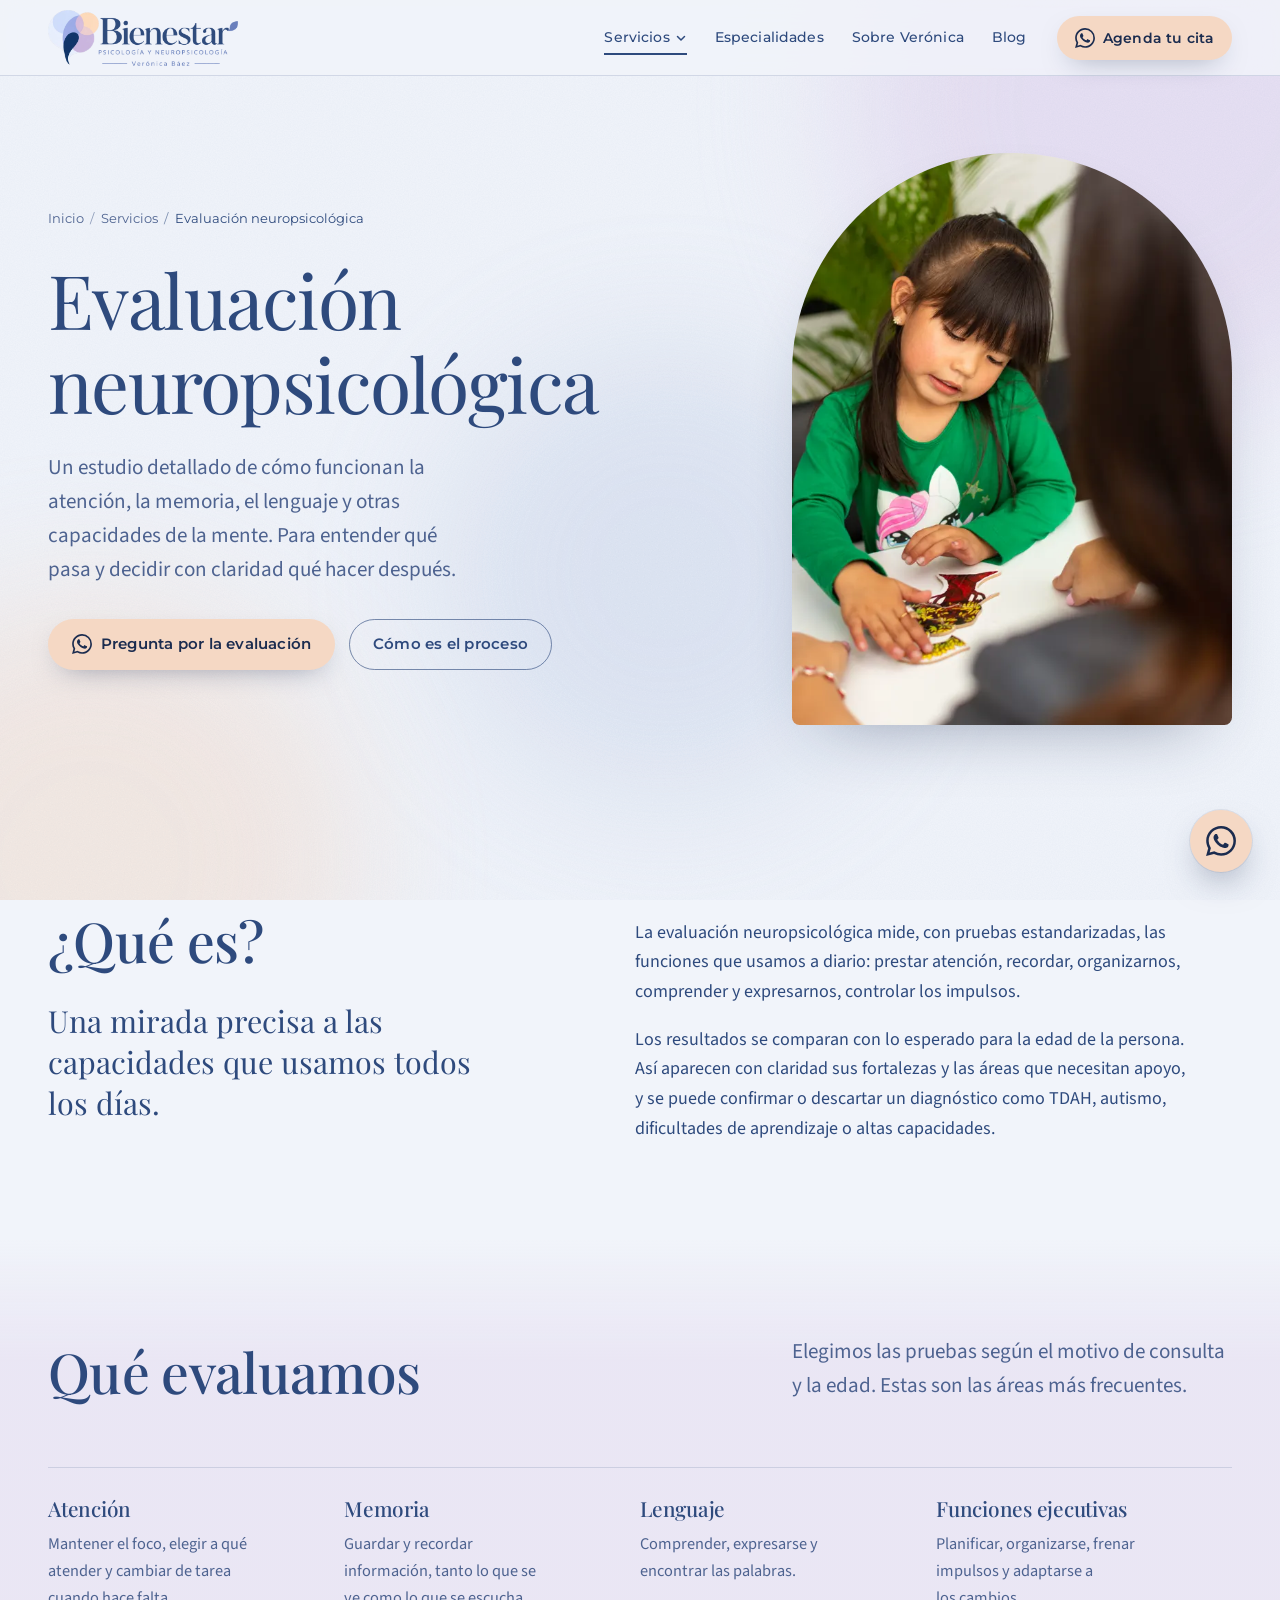
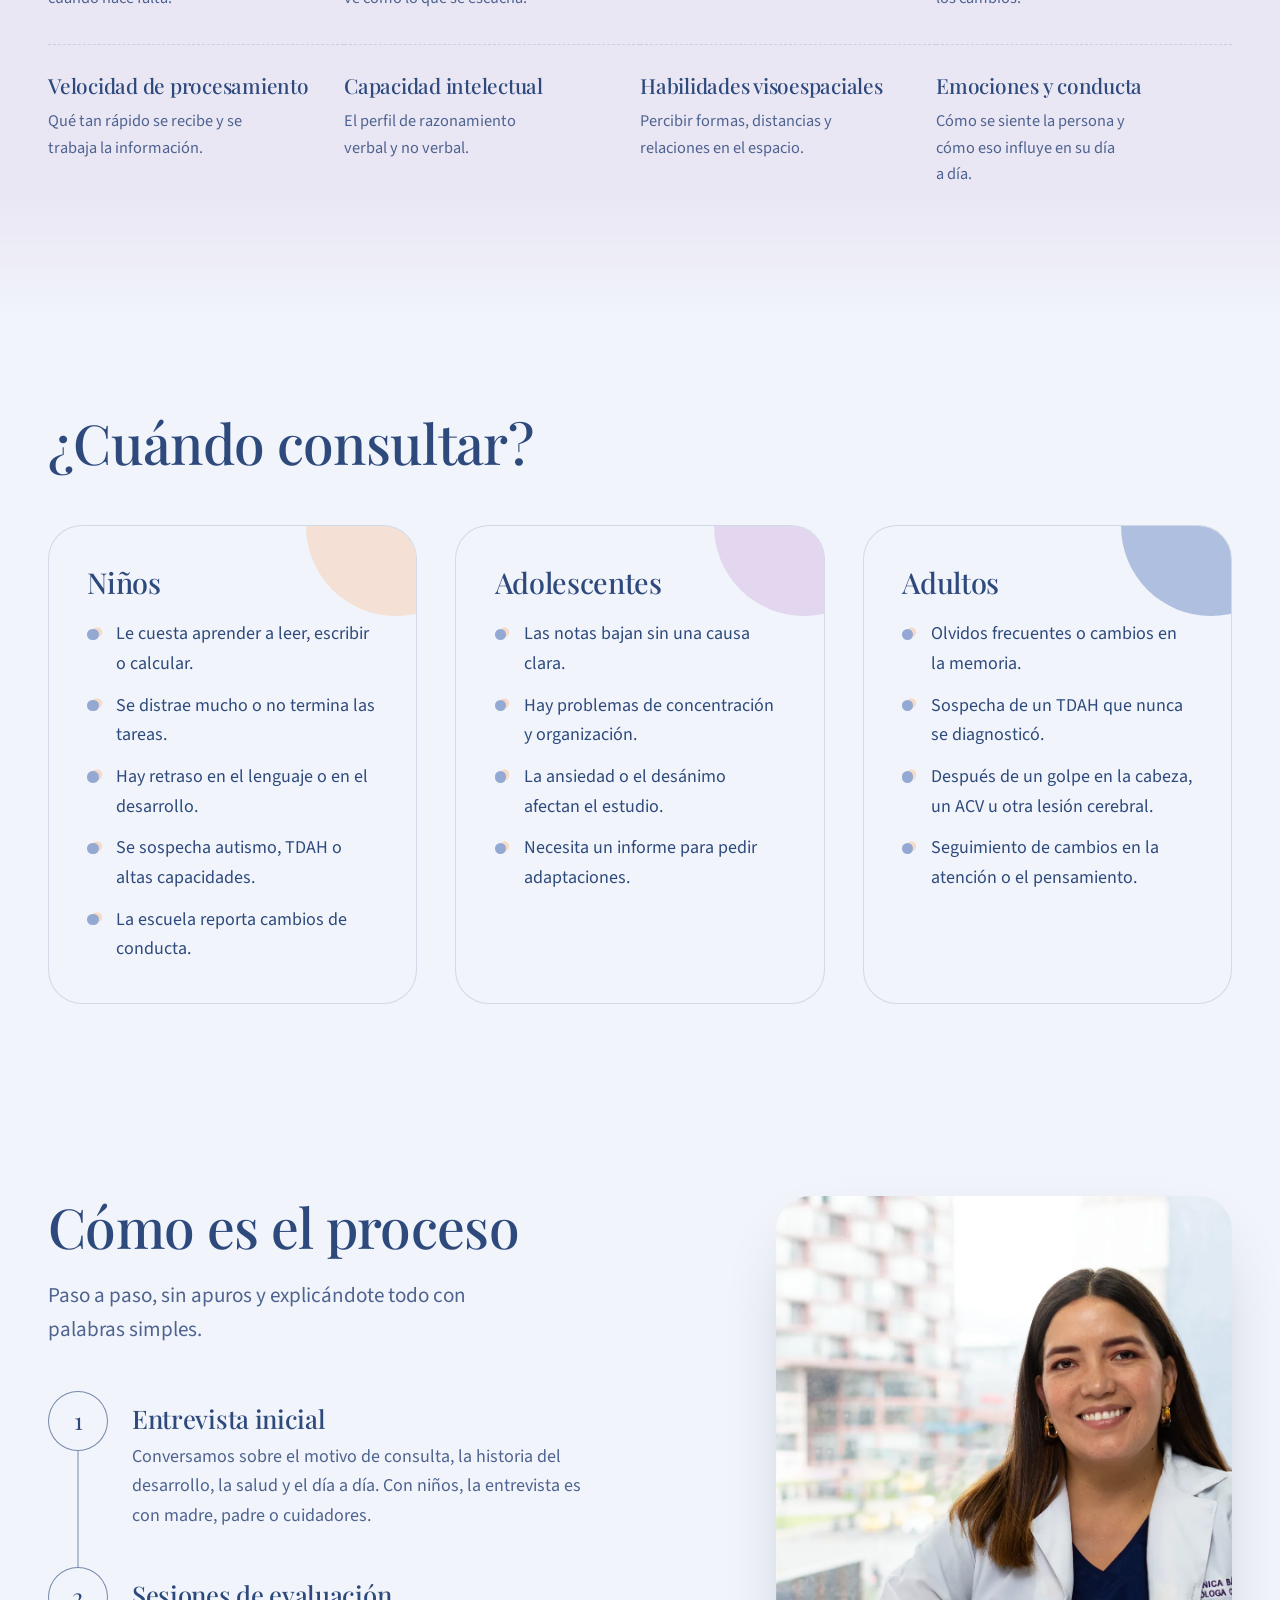
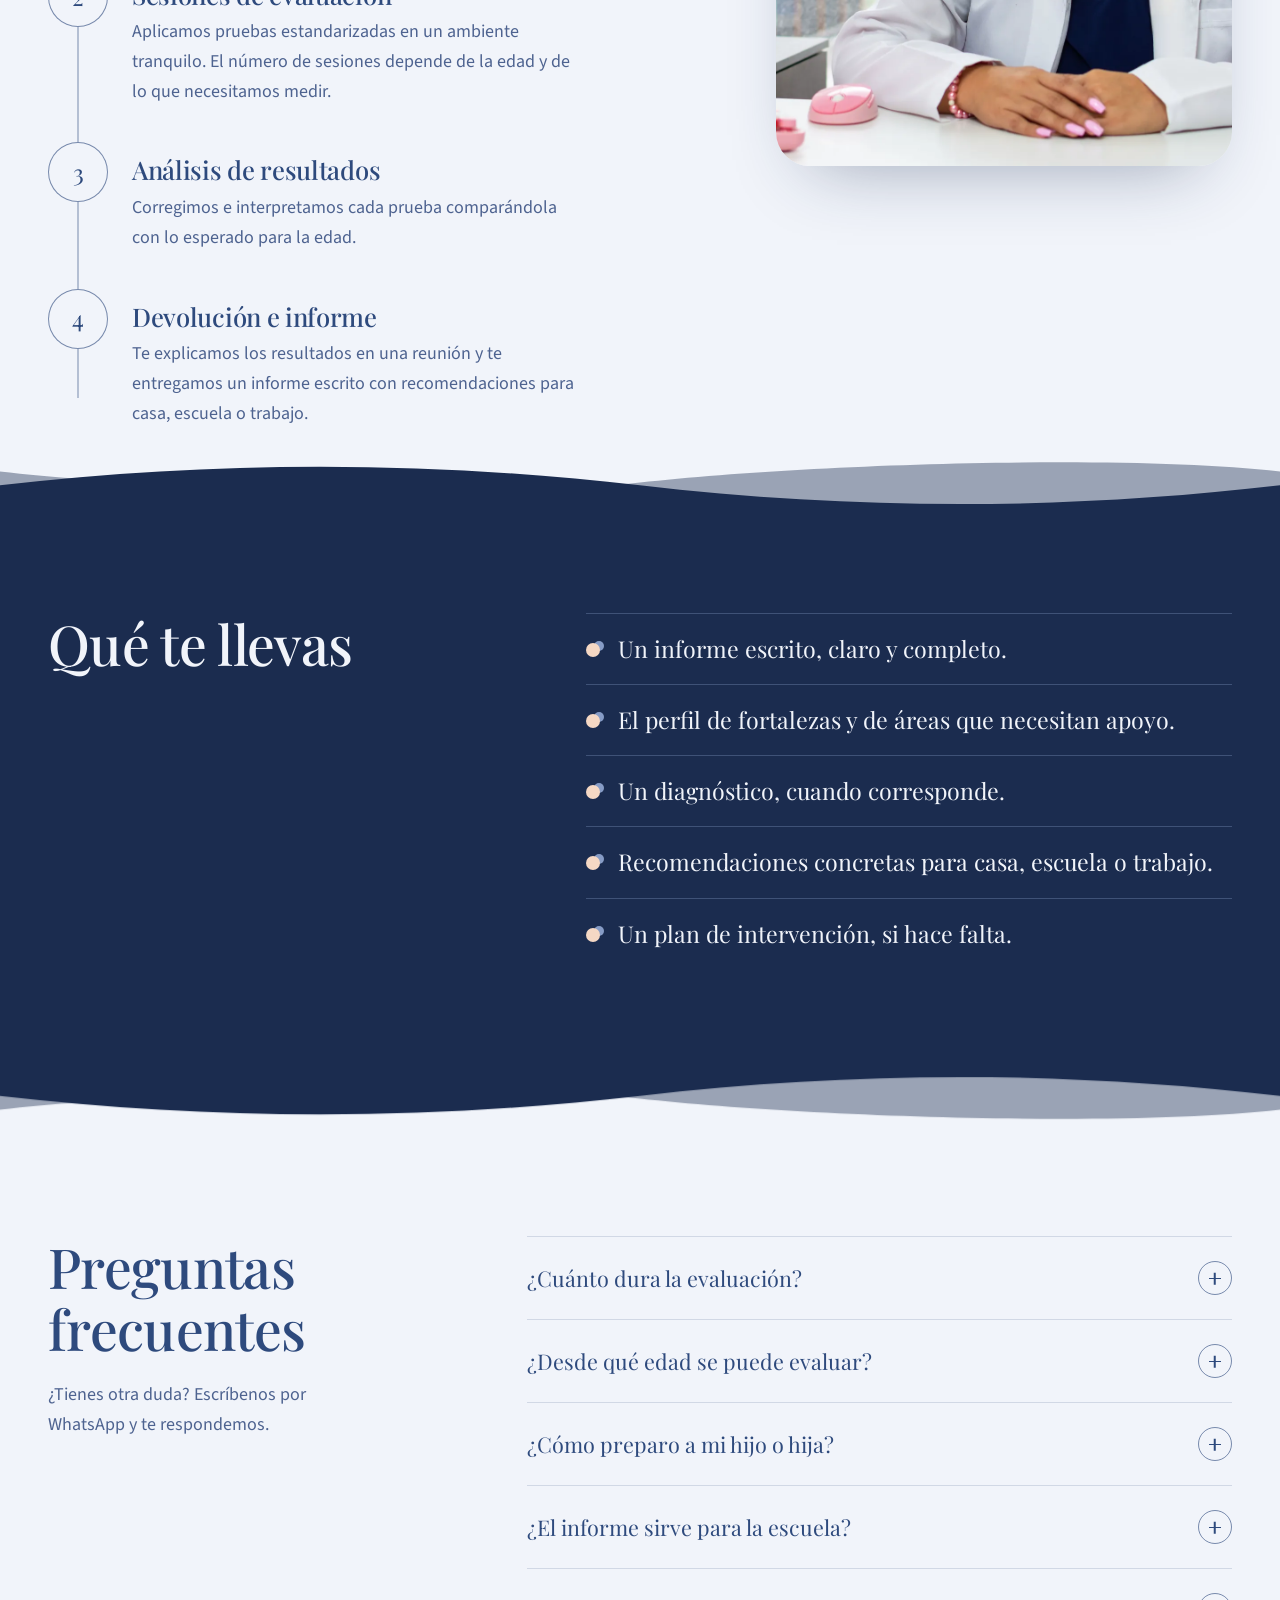
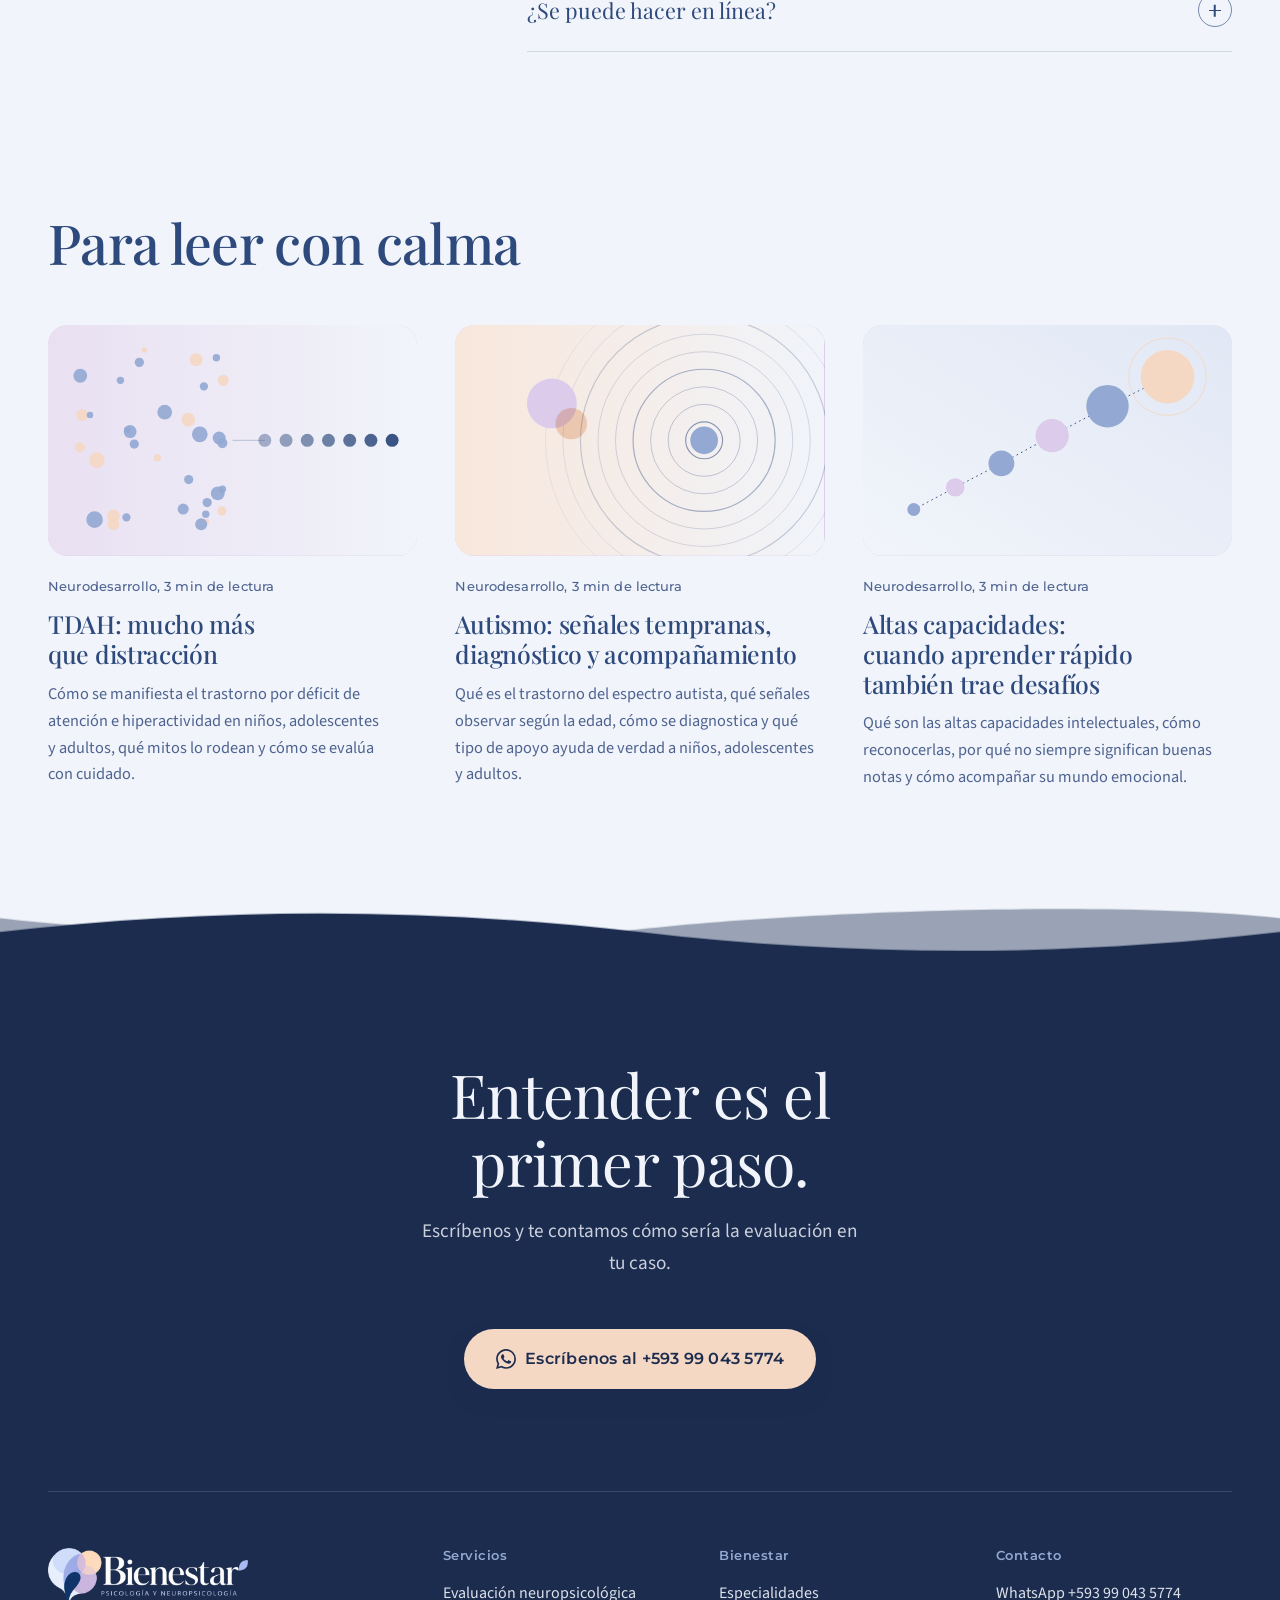
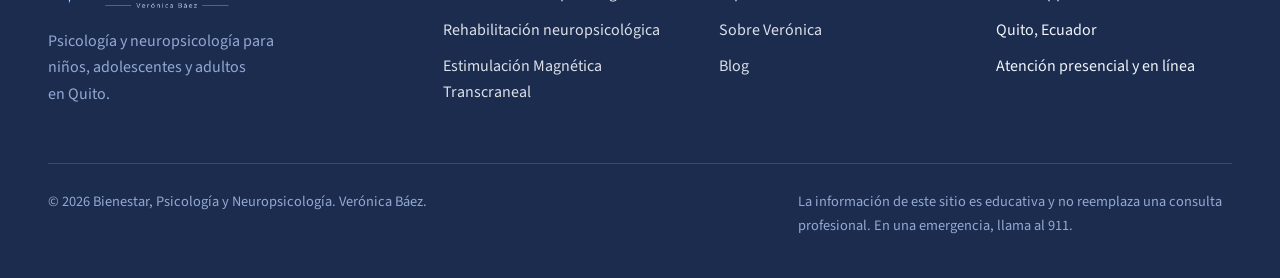
<file: servicios/evaluacion-neuropsicologica.html>
<!doctype html>
<html lang="es-EC">
<head>
<meta charset="utf-8">
<meta name="viewport" content="width=device-width, initial-scale=1">
<title>Evaluación neuropsicológica en Quito | Bienestar</title>
<meta name="description" content="Evaluación neuropsicológica para niños, adolescentes y adultos en Quito: atención, memoria, lenguaje, funciones ejecutivas, TDAH, autismo y altas capacidades. Informe claro y recomendaciones.">
<meta name="theme-color" content="#F1F4FA">
<link rel="icon" href="data:image/svg+xml,%3Csvg%20xmlns%3D'http%3A%2F%2Fwww.w3.org%2F2000%2Fsvg'%20viewBox%3D'0%200%2064%2064'%3E%3Ccircle%20cx%3D'25'%20cy%3D'27'%20r%3D'19'%20fill%3D'%2393A9D3'%20fill-opacity%3D'.85'%2F%3E%3Ccircle%20cx%3D'41'%20cy%3D'21'%20r%3D'13'%20fill%3D'%23F5D8C4'%2F%3E%3Ccircle%20cx%3D'39'%20cy%3D'36'%20r%3D'14'%20fill%3D'%23DCCBEA'%20fill-opacity%3D'.95'%2F%3E%3Cpath%20d%3D'M28%2030c7-5%2013%201%2010%208-3%206-9%209-10%2022-3-9-7-16-6-22%201-5%203-7%206-8z'%20fill%3D'%232E4A7D'%2F%3E%3C%2Fsvg%3E">
<link rel="preconnect" href="https://fonts.googleapis.com">
<link rel="preconnect" href="https://fonts.gstatic.com" crossorigin>
<link rel="stylesheet" href="https://fonts.googleapis.com/css2?family=Montserrat:wght@500;600&family=Parisienne&family=Playfair+Display:wght@400;500&family=Source+Sans+3:ital,wght@0,400;0,600;1,400&display=swap">
<link rel="stylesheet" href="../assets/css/estilos.css">
<meta property="og:type" content="website">
<meta property="og:site_name" content="Bienestar">
<meta property="og:locale" content="es_EC">
<meta property="og:title" content="Evaluación neuropsicológica en Quito | Bienestar">
<meta property="og:description" content="Evaluación neuropsicológica para niños, adolescentes y adultos en Quito: atención, memoria, lenguaje, funciones ejecutivas, TDAH, autismo y altas capacidades. Informe claro y recomendaciones.">
<link rel="canonical" href="https://drommerg.github.io/bienestar-website/servicios/evaluacion-neuropsicologica.html">
<meta property="og:url" content="https://drommerg.github.io/bienestar-website/servicios/evaluacion-neuropsicologica.html">
<meta property="og:image" content="https://drommerg.github.io/bienestar-website/assets/img/og-bienestar.jpg">
<script>document.documentElement.classList.add('js')</script>
<script type="application/ld+json">{"@context":"https://schema.org","@type":"Service","name":"Evaluación neuropsicológica","serviceType":"Evaluación neuropsicológica","description":"Estudio de la atención, la memoria, el lenguaje y las funciones ejecutivas con pruebas estandarizadas.","areaServed":{"@type":"City","name":"Quito"},"provider":{"@type":"MedicalBusiness","name":"Bienestar, Psicología y Neuropsicología"}}</script>
<script type="application/ld+json">{"@context":"https://schema.org","@type":"FAQPage","mainEntity":[{"@type":"Question","name":"¿Cuánto dura la evaluación?","acceptedAnswer":{"@type":"Answer","text":"Depende de la edad de la persona y del motivo de consulta. Por lo general se completa en varias sesiones. En la primera conversación por WhatsApp te damos una estimación para tu caso."}},{"@type":"Question","name":"¿Desde qué edad se puede evaluar?","acceptedAnswer":{"@type":"Answer","text":"Evaluamos a niños, adolescentes y adultos. Las pruebas se eligen según la edad y el momento del desarrollo de cada persona."}},{"@type":"Question","name":"¿Cómo preparo a mi hijo o hija?","acceptedAnswer":{"@type":"Answer","text":"Explícale que va a hacer juegos y actividades con una psicóloga, y que no es un examen con nota. Que duerma bien la noche anterior y llegue desayunado. Si usa lentes o audífonos, que los lleve."}},{"@type":"Question","name":"¿El informe sirve para la escuela?","acceptedAnswer":{"@type":"Answer","text":"Sí. El informe incluye recomendaciones que la escuela puede usar para hacer adaptaciones en el aula y en las evaluaciones."}},{"@type":"Question","name":"¿Se puede hacer en línea?","acceptedAnswer":{"@type":"Answer","text":"Algunas etapas, como la entrevista inicial y la entrega de resultados, pueden hacerse en línea. Por WhatsApp te contamos qué partes requieren venir al consultorio en Quito."}}]}</script>
<script type="application/ld+json">{"@context":"https://schema.org","@type":"BreadcrumbList","itemListElement":[{"@type":"ListItem","position":1,"name":"Inicio","item":"https://drommerg.github.io/bienestar-website/"},{"@type":"ListItem","position":2,"name":"Servicios","item":"https://drommerg.github.io/bienestar-website/index.html#servicios"},{"@type":"ListItem","position":3,"name":"Evaluación neuropsicológica","item":"https://drommerg.github.io/bienestar-website/servicios/evaluacion-neuropsicologica.html"}]}</script>
</head>
<body class="">
<a class="salto" href="#principal">Saltar al contenido</a>
<div class="ambiente" aria-hidden="true"><span class="a1"></span><span class="a2"></span><span class="a3"></span></div>
<header class="cabecera">
  <div class="contenedor cabecera-int">
    <a class="marca" href="../index.html" aria-label="Bienestar, Psicología y Neuropsicología. Ir al inicio">
      <img class="logo-oscuro" src="../assets/img/logo-oscuro.webp" alt="" width="640" height="190">
      <img class="logo-claro" src="../assets/img/logo-claro.webp" alt="" width="640" height="190">
    </a>
    <nav class="nav" aria-label="Principal">
      <ul class="nav-lista">
        <li class="tiene-submenu">
          <button class="nav-enlace actual" type="button" aria-expanded="false" aria-controls="sub-servicios">Servicios <svg class="chev" viewBox="0 0 12 12" aria-hidden="true" focusable="false"><path d="M2.5 4.5 6 8l3.5-3.5" fill="none" stroke="currentColor" stroke-width="1.5" stroke-linecap="round" stroke-linejoin="round"/></svg></button>
          <ul class="submenu" id="sub-servicios"><li><a href="../servicios/evaluacion-neuropsicologica.html" aria-current="page">Evaluación neuropsicológica<small>Entender cómo funciona la mente</small></a></li><li><a href="../servicios/rehabilitacion-neuropsicologica.html">Rehabilitación neuropsicológica<small>Fortalecer lo que más cuesta</small></a></li><li><a href="../servicios/estimulacion-magnetica-transcraneal.html">Estimulación Magnética Transcraneal<small>EMT no invasiva, en 21 días</small></a></li></ul>
        </li>
        <li><a class="nav-enlace" href="../especialidades.html">Especialidades</a></li>
        <li><a class="nav-enlace" href="../sobre-veronica.html">Sobre Verónica</a></li>
        <li><a class="nav-enlace" href="../blog/index.html">Blog</a></li>
      </ul>
      <a class="boton boton--wa boton--cab" href="https://wa.me/593990435774?text=Hola%2C%20quiero%20informaci%C3%B3n%20sobre%20la%20evaluaci%C3%B3n%20neuropsicol%C3%B3gica." target="_blank" rel="noopener"><svg viewBox="0 0 24 24" aria-hidden="true" focusable="false"><path fill="currentColor" d="M17.472 14.382c-.297-.149-1.758-.867-2.03-.967-.273-.099-.471-.148-.67.15-.197.297-.767.966-.94 1.164-.173.199-.347.223-.644.075-.297-.15-1.255-.463-2.39-1.475-.883-.788-1.48-1.761-1.653-2.059-.173-.297-.018-.458.13-.606.134-.133.298-.347.446-.52.149-.174.198-.298.298-.497.099-.198.05-.371-.025-.52-.075-.149-.669-1.612-.916-2.207-.242-.579-.487-.5-.669-.51-.173-.008-.371-.01-.57-.01-.198 0-.52.074-.792.372-.272.297-1.04 1.016-1.04 2.479 0 1.462 1.065 2.875 1.213 3.074.149.198 2.096 3.2 5.077 4.487.709.306 1.262.489 1.694.625.712.227 1.36.195 1.871.118.571-.085 1.758-.719 2.006-1.413.248-.694.248-1.289.173-1.413-.074-.124-.272-.198-.57-.347m-5.421 7.403h-.004a9.87 9.87 0 0 1-5.031-1.378l-.361-.214-3.741.982.998-3.648-.235-.374a9.86 9.86 0 0 1-1.51-5.26c.001-5.45 4.436-9.884 9.888-9.884 2.64 0 5.122 1.03 6.988 2.898a9.825 9.825 0 0 1 2.893 6.994c-.003 5.45-4.437 9.884-9.885 9.884m8.413-18.297A11.815 11.815 0 0 0 12.05 0C5.495 0 .16 5.335.157 11.892c0 2.096.547 4.142 1.588 5.945L.057 24l6.305-1.654a11.882 11.882 0 0 0 5.683 1.448h.005c6.554 0 11.89-5.335 11.893-11.893a11.821 11.821 0 0 0-3.48-8.413Z"/></svg><span>Agenda tu cita</span></a>
      <button class="menu-boton" type="button" aria-expanded="false" aria-controls="menu-movil" aria-label="Abrir menú"><span></span><span></span></button>
    </nav>
  </div>
</header>
<div class="menu-movil" id="menu-movil" data-cabecera="oscura" inert>
  <div class="menu-movil-int contenedor">
    <ul class="menu-lista">
      <li><a href="../index.html">Inicio</a></li>
      <li class="menu-grupo"><span>Servicios</span><ul><li><a href="../servicios/evaluacion-neuropsicologica.html">Evaluación neuropsicológica</a></li><li><a href="../servicios/rehabilitacion-neuropsicologica.html">Rehabilitación neuropsicológica</a></li><li><a href="../servicios/estimulacion-magnetica-transcraneal.html">Estimulación Magnética Transcraneal</a></li></ul></li>
      <li><a href="../especialidades.html">Especialidades</a></li>
      <li><a href="../sobre-veronica.html">Sobre Verónica</a></li>
      <li><a href="../blog/index.html">Blog</a></li>
    </ul>
    <a class="boton boton--wa" href="https://wa.me/593990435774?text=Hola%2C%20quiero%20informaci%C3%B3n%20sobre%20la%20evaluaci%C3%B3n%20neuropsicol%C3%B3gica." target="_blank" rel="noopener"><svg viewBox="0 0 24 24" aria-hidden="true" focusable="false"><path fill="currentColor" d="M17.472 14.382c-.297-.149-1.758-.867-2.03-.967-.273-.099-.471-.148-.67.15-.197.297-.767.966-.94 1.164-.173.199-.347.223-.644.075-.297-.15-1.255-.463-2.39-1.475-.883-.788-1.48-1.761-1.653-2.059-.173-.297-.018-.458.13-.606.134-.133.298-.347.446-.52.149-.174.198-.298.298-.497.099-.198.05-.371-.025-.52-.075-.149-.669-1.612-.916-2.207-.242-.579-.487-.5-.669-.51-.173-.008-.371-.01-.57-.01-.198 0-.52.074-.792.372-.272.297-1.04 1.016-1.04 2.479 0 1.462 1.065 2.875 1.213 3.074.149.198 2.096 3.2 5.077 4.487.709.306 1.262.489 1.694.625.712.227 1.36.195 1.871.118.571-.085 1.758-.719 2.006-1.413.248-.694.248-1.289.173-1.413-.074-.124-.272-.198-.57-.347m-5.421 7.403h-.004a9.87 9.87 0 0 1-5.031-1.378l-.361-.214-3.741.982.998-3.648-.235-.374a9.86 9.86 0 0 1-1.51-5.26c.001-5.45 4.436-9.884 9.888-9.884 2.64 0 5.122 1.03 6.988 2.898a9.825 9.825 0 0 1 2.893 6.994c-.003 5.45-4.437 9.884-9.885 9.884m8.413-18.297A11.815 11.815 0 0 0 12.05 0C5.495 0 .16 5.335.157 11.892c0 2.096.547 4.142 1.588 5.945L.057 24l6.305-1.654a11.882 11.882 0 0 0 5.683 1.448h.005c6.554 0 11.89-5.335 11.893-11.893a11.821 11.821 0 0 0-3.48-8.413Z"/></svg><span>Escríbenos por WhatsApp</span></a>
    <p class="menu-dato">Quito, Ecuador. Presencial y en línea.</p>
  </div>
</div>
<main id="principal" tabindex="-1">

<section class="pagina-hero ">
  <div class="contenedor pagina-hero-grid">
    <div class="pagina-hero-texto">
      <nav class="migas" aria-label="Estás aquí"><ol><li><a href="../index.html">Inicio</a></li><li><a href="../index.html#servicios">Servicios</a></li><li aria-current="page">Evaluación neuropsicológica</li></ol></nav>
      <h1 class="emerge">Evaluación neuropsicológica</h1>
      <p class="entrada revela">Un estudio detallado de cómo funcionan la atención, la memoria, el lenguaje y otras capacidades de la mente. Para entender qué pasa y decidir con claridad qué hacer después.</p>
      <div class="acciones revela" style="--i:1"><a class="boton boton--wa " href="https://wa.me/593990435774?text=Hola%2C%20quiero%20informaci%C3%B3n%20sobre%20la%20evaluaci%C3%B3n%20neuropsicol%C3%B3gica." target="_blank" rel="noopener"><svg viewBox="0 0 24 24" aria-hidden="true" focusable="false"><path fill="currentColor" d="M17.472 14.382c-.297-.149-1.758-.867-2.03-.967-.273-.099-.471-.148-.67.15-.197.297-.767.966-.94 1.164-.173.199-.347.223-.644.075-.297-.15-1.255-.463-2.39-1.475-.883-.788-1.48-1.761-1.653-2.059-.173-.297-.018-.458.13-.606.134-.133.298-.347.446-.52.149-.174.198-.298.298-.497.099-.198.05-.371-.025-.52-.075-.149-.669-1.612-.916-2.207-.242-.579-.487-.5-.669-.51-.173-.008-.371-.01-.57-.01-.198 0-.52.074-.792.372-.272.297-1.04 1.016-1.04 2.479 0 1.462 1.065 2.875 1.213 3.074.149.198 2.096 3.2 5.077 4.487.709.306 1.262.489 1.694.625.712.227 1.36.195 1.871.118.571-.085 1.758-.719 2.006-1.413.248-.694.248-1.289.173-1.413-.074-.124-.272-.198-.57-.347m-5.421 7.403h-.004a9.87 9.87 0 0 1-5.031-1.378l-.361-.214-3.741.982.998-3.648-.235-.374a9.86 9.86 0 0 1-1.51-5.26c.001-5.45 4.436-9.884 9.888-9.884 2.64 0 5.122 1.03 6.988 2.898a9.825 9.825 0 0 1 2.893 6.994c-.003 5.45-4.437 9.884-9.885 9.884m8.413-18.297A11.815 11.815 0 0 0 12.05 0C5.495 0 .16 5.335.157 11.892c0 2.096.547 4.142 1.588 5.945L.057 24l6.305-1.654a11.882 11.882 0 0 0 5.683 1.448h.005c6.554 0 11.89-5.335 11.893-11.893a11.821 11.821 0 0 0-3.48-8.413Z"/></svg><span>Pregunta por la evaluación</span></a><a class="boton boton--borde" href="#proceso-titulo">Cómo es el proceso</a></div>
    </div>
    <div class="pagina-hero-media revela" style="--i:1">
        <img src="../assets/img/evaluacion-infantil.webp" srcset="../assets/img/evaluacion-infantil-640.webp 640w, ../assets/img/evaluacion-infantil.webp 1000w" sizes="(max-width: 860px) 92vw, 40vw" alt="Niña armando un rompecabezas durante una evaluación neuropsicológica" width="1000" height="1500" style="object-position:40% 40%">
      </div>
  </div>
</section>

<section class="seccion bloque-dos" aria-labelledby="que-es">
  <div class="contenedor bloque-dos-grid">
    <div>
      <h2 id="que-es" class="titulo emerge">¿Qué es?</h2>
      <p class="frase-grande revela">Una mirada precisa a las capacidades que usamos todos los días.</p>
    </div>
    <div class="prosa revela" style="--i:1"><p>La evaluación neuropsicológica mide, con pruebas estandarizadas, las funciones que usamos a diario: prestar atención, recordar, organizarnos, comprender y expresarnos, controlar los impulsos.</p><p>Los resultados se comparan con lo esperado para la edad de la persona. Así aparecen con claridad sus fortalezas y las áreas que necesitan apoyo, y se puede confirmar o descartar un diagnóstico como TDAH, autismo, dificultades de aprendizaje o altas capacidades.</p></div>
  </div>
</section>

<section class="seccion areas-seccion" aria-labelledby="areas-titulo">
  <div class="contenedor">
    <div class="encabezado encabezado--doble">
      <h2 id="areas-titulo" class="titulo emerge">Qué evaluamos</h2>
      <p class="entrada revela">Elegimos las pruebas según el motivo de consulta y la edad. Estas son las áreas más frecuentes.</p>
    </div>
    <ul class="areas"><li class="area revela" style="--i:0"><h3>Atención</h3><p>Mantener el foco, elegir a qué atender y cambiar de tarea cuando hace falta.</p></li><li class="area revela" style="--i:1"><h3>Memoria</h3><p>Guardar y recordar información, tanto lo que se ve como lo que se escucha.</p></li><li class="area revela" style="--i:2"><h3>Lenguaje</h3><p>Comprender, expresarse y encontrar las palabras.</p></li><li class="area revela" style="--i:3"><h3>Funciones ejecutivas</h3><p>Planificar, organizarse, frenar impulsos y adaptarse a los cambios.</p></li><li class="area revela" style="--i:0"><h3>Velocidad de procesamiento</h3><p>Qué tan rápido se recibe y se trabaja la información.</p></li><li class="area revela" style="--i:1"><h3>Capacidad intelectual</h3><p>El perfil de razonamiento verbal y no verbal.</p></li><li class="area revela" style="--i:2"><h3>Habilidades visoespaciales</h3><p>Percibir formas, distancias y relaciones en el espacio.</p></li><li class="area revela" style="--i:3"><h3>Emociones y conducta</h3><p>Cómo se siente la persona y cómo eso influye en su día a día.</p></li>
    </ul>
  </div>
</section>

<section class="seccion edades-seccion" aria-labelledby="edades-titulo">
  <div class="contenedor">
    <h2 id="edades-titulo" class="titulo emerge">¿Cuándo consultar?</h2>
    <div class="edades">
      <div class="edad revela" style="--i:0;--c:var(--cercania)">
        <h3>Niños</h3>
        <ul class="lista-puntos"><li>Le cuesta aprender a leer, escribir o calcular.</li><li>Se distrae mucho o no termina las tareas.</li><li>Hay retraso en el lenguaje o en el desarrollo.</li><li>Se sospecha autismo, TDAH o altas capacidades.</li><li>La escuela reporta cambios de conducta.</li></ul>
      </div>
      <div class="edad revela" style="--i:1;--c:var(--calma)">
        <h3>Adolescentes</h3>
        <ul class="lista-puntos"><li>Las notas bajan sin una causa clara.</li><li>Hay problemas de concentración y organización.</li><li>La ansiedad o el desánimo afectan el estudio.</li><li>Necesita un informe para pedir adaptaciones.</li></ul>
      </div>
      <div class="edad revela" style="--i:2;--c:var(--especializacion)">
        <h3>Adultos</h3>
        <ul class="lista-puntos"><li>Olvidos frecuentes o cambios en la memoria.</li><li>Sospecha de un TDAH que nunca se diagnosticó.</li><li>Después de un golpe en la cabeza, un ACV u otra lesión cerebral.</li><li>Seguimiento de cambios en la atención o el pensamiento.</li></ul>
      </div>
    </div>
  </div>
</section>

<section class="seccion proceso" aria-labelledby="proceso-titulo">
  <div class="contenedor proceso-grid">
    <div class="proceso-texto">
      <h2 id="proceso-titulo" class="titulo emerge">Cómo es el proceso</h2>
      <p class="entrada revela">Paso a paso, sin apuros y explicándote todo con palabras simples.</p>
      <ol class="pasos-v">
        <li class="revela" style="--i:0"><span class="paso-num" aria-hidden="true">1</span><div><h3>Entrevista inicial</h3><p>Conversamos sobre el motivo de consulta, la historia del desarrollo, la salud y el día a día. Con niños, la entrevista es con madre, padre o cuidadores.</p></div></li>
        <li class="revela" style="--i:1"><span class="paso-num" aria-hidden="true">2</span><div><h3>Sesiones de evaluación</h3><p>Aplicamos pruebas estandarizadas en un ambiente tranquilo. El número de sesiones depende de la edad y de lo que necesitamos medir.</p></div></li>
        <li class="revela" style="--i:2"><span class="paso-num" aria-hidden="true">3</span><div><h3>Análisis de resultados</h3><p>Corregimos e interpretamos cada prueba comparándola con lo esperado para la edad.</p></div></li>
        <li class="revela" style="--i:3"><span class="paso-num" aria-hidden="true">4</span><div><h3>Devolución e informe</h3><p>Te explicamos los resultados en una reunión y te entregamos un informe escrito con recomendaciones para casa, escuela o trabajo.</p></div></li>
      </ol>
    </div>
    <div class="proceso-media revela">
      <img src="../assets/img/veronica-consultorio.webp" alt="Verónica Báez sonriendo en su escritorio del consultorio en Quito" width="1920" height="1280" loading="lazy" style="object-position:62% 50%">
    </div>
  </div>
</section>

<div class="ola ola--sube" data-vivo aria-hidden="true" style="color:var(--abismo)">
  <svg class="ola-fondo" viewBox="0 0 2880 120" preserveAspectRatio="none" focusable="false"><path d="M0 44 C180 70 540 86 720 60 C900 34 1260 18 1440 44 C1620 70 1980 86 2160 60 C2340 34 2700 18 2880 44 V120 H0 Z"/></svg>
  <svg class="ola-frente" viewBox="0 0 2880 120" preserveAspectRatio="none" focusable="false"><path d="M0 64 C240 28 480 28 720 64 C960 100 1200 100 1440 64 C1680 28 1920 28 2160 64 C2400 100 2640 100 2880 64 V120 H0 Z"/></svg>
</div>
<section class="seccion resultado oscuro" data-cabecera="oscura" aria-labelledby="resultado-titulo">
  <div class="contenedor resultado-grid">
    <h2 id="resultado-titulo" class="titulo emerge">Qué te llevas</h2>
    <ul class="resultado-lista"><li class="revela" style="--i:0"><span class="burbuja-mini" aria-hidden="true"></span>Un informe escrito, claro y completo.</li><li class="revela" style="--i:1"><span class="burbuja-mini" aria-hidden="true"></span>El perfil de fortalezas y de áreas que necesitan apoyo.</li><li class="revela" style="--i:2"><span class="burbuja-mini" aria-hidden="true"></span>Un diagnóstico, cuando corresponde.</li><li class="revela" style="--i:3"><span class="burbuja-mini" aria-hidden="true"></span>Recomendaciones concretas para casa, escuela o trabajo.</li><li class="revela" style="--i:4"><span class="burbuja-mini" aria-hidden="true"></span>Un plan de intervención, si hace falta.</li>
    </ul>
  </div>
</section>
<div class="ola ola--baja" data-vivo aria-hidden="true" style="color:var(--abismo)">
  <svg class="ola-fondo" viewBox="0 0 2880 120" preserveAspectRatio="none" focusable="false"><path d="M0 44 C180 70 540 86 720 60 C900 34 1260 18 1440 44 C1620 70 1980 86 2160 60 C2340 34 2700 18 2880 44 V120 H0 Z"/></svg>
  <svg class="ola-frente" viewBox="0 0 2880 120" preserveAspectRatio="none" focusable="false"><path d="M0 64 C240 28 480 28 720 64 C960 100 1200 100 1440 64 C1680 28 1920 28 2160 64 C2400 100 2640 100 2880 64 V120 H0 Z"/></svg>
</div>

<section class="seccion faq" aria-labelledby="faq-titulo">
  <div class="contenedor faq-grid">
    <div class="faq-cabeza">
      <h2 id="faq-titulo" class="titulo emerge">Preguntas frecuentes</h2>
      <p class="revela">¿Tienes otra duda? Escríbenos por WhatsApp y te respondemos.</p>
    </div>
    <div class="faq-lista revela">
      <details class="faq-item">
        <summary><span>¿Cuánto dura la evaluación?</span><i aria-hidden="true"></i></summary>
        <div class="faq-respuesta"><p>Depende de la edad de la persona y del motivo de consulta. Por lo general se completa en varias sesiones. En la primera conversación por WhatsApp te damos una estimación para tu caso.</p></div>
      </details>
      <details class="faq-item">
        <summary><span>¿Desde qué edad se puede evaluar?</span><i aria-hidden="true"></i></summary>
        <div class="faq-respuesta"><p>Evaluamos a niños, adolescentes y adultos. Las pruebas se eligen según la edad y el momento del desarrollo de cada persona.</p></div>
      </details>
      <details class="faq-item">
        <summary><span>¿Cómo preparo a mi hijo o hija?</span><i aria-hidden="true"></i></summary>
        <div class="faq-respuesta"><p>Explícale que va a hacer juegos y actividades con una psicóloga, y que no es un examen con nota. Que duerma bien la noche anterior y llegue desayunado. Si usa lentes o audífonos, que los lleve.</p></div>
      </details>
      <details class="faq-item">
        <summary><span>¿El informe sirve para la escuela?</span><i aria-hidden="true"></i></summary>
        <div class="faq-respuesta"><p>Sí. El informe incluye recomendaciones que la escuela puede usar para hacer adaptaciones en el aula y en las evaluaciones.</p></div>
      </details>
      <details class="faq-item">
        <summary><span>¿Se puede hacer en línea?</span><i aria-hidden="true"></i></summary>
        <div class="faq-respuesta"><p>Algunas etapas, como la entrevista inicial y la entrega de resultados, pueden hacerse en línea. Por WhatsApp te contamos qué partes requieren venir al consultorio en Quito.</p></div>
      </details>
    </div>
  </div>
</section>

<section class="seccion relacionados" aria-labelledby="rel-titulo">
  <div class="contenedor">
    <h2 id="rel-titulo" class="titulo emerge">Para leer con calma</h2>
    <div class="tarjetas"><a class="tarjeta-articulo revela" style="--i:0" href="../blog/tdah.html" data-categoria="Neurodesarrollo">
      <span class="portada"><svg viewBox="0 0 800 500" preserveAspectRatio="xMidYMid slice" aria-hidden="true" focusable="false"><defs><linearGradient id="g-tdah" x1="0" y1="0" x2="1" y2="0"><stop offset="0" stop-color="#E9E0F2"/><stop offset="1" stop-color="#F1F4FA"/></linearGradient></defs><rect width="800" height="500" fill="url(#g-tdah)"/><path d="M400 250 C430 250 440 250 470 250" stroke="#2E4A7D" stroke-opacity=".3" stroke-width="2" fill="none"/><circle cx="142" cy="414" r="14" fill="#F5D8C4" fill-opacity=".9"/><circle cx="305" cy="335" r="10" fill="#93A9D3" fill-opacity=".9"/><circle cx="338" cy="133" r="9" fill="#93A9D3" fill-opacity=".9"/><circle cx="142" cy="432" r="13" fill="#F5D8C4" fill-opacity=".9"/><circle cx="371" cy="245" r="14" fill="#93A9D3" fill-opacity=".9"/><circle cx="70" cy="110" r="15" fill="#93A9D3" fill-opacity=".9"/><circle cx="74" cy="195" r="13" fill="#F5D8C4" fill-opacity=".9"/><circle cx="345" cy="385" r="10" fill="#93A9D3" fill-opacity=".9"/><circle cx="198" cy="81" r="10" fill="#93A9D3" fill-opacity=".9"/><circle cx="343" cy="426" r="6" fill="#F5D8C4" fill-opacity=".9"/><circle cx="187" cy="258" r="10" fill="#93A9D3" fill-opacity=".9"/><circle cx="378" cy="256" r="11" fill="#93A9D3" fill-opacity=".9"/><circle cx="209" cy="54" r="6" fill="#F5D8C4" fill-opacity=".9"/><circle cx="329" cy="237" r="17" fill="#93A9D3" fill-opacity=".9"/><circle cx="332" cy="432" r="13" fill="#93A9D3" fill-opacity=".9"/><circle cx="106" cy="293" r="17" fill="#F5D8C4" fill-opacity=".9"/><circle cx="368" cy="365" r="15" fill="#93A9D3" fill-opacity=".9"/><circle cx="91" cy="195" r="7" fill="#93A9D3" fill-opacity=".9"/><circle cx="69" cy="265" r="11" fill="#F5D8C4" fill-opacity=".9"/><circle cx="342" cy="410" r="8" fill="#93A9D3" fill-opacity=".9"/><circle cx="365" cy="71" r="8" fill="#93A9D3" fill-opacity=".9"/><circle cx="377" cy="403" r="10" fill="#F5D8C4" fill-opacity=".9"/><circle cx="178" cy="231" r="14" fill="#93A9D3" fill-opacity=".9"/><circle cx="253" cy="189" r="16" fill="#93A9D3" fill-opacity=".9"/><circle cx="237" cy="288" r="8" fill="#F5D8C4" fill-opacity=".9"/><circle cx="172" cy="227" r="7" fill="#93A9D3" fill-opacity=".9"/><circle cx="101" cy="422" r="18" fill="#93A9D3" fill-opacity=".9"/><circle cx="321" cy="75" r="14" fill="#F5D8C4" fill-opacity=".9"/><circle cx="170" cy="417" r="9" fill="#93A9D3" fill-opacity=".9"/><circle cx="378" cy="356" r="8" fill="#93A9D3" fill-opacity=".9"/><circle cx="380" cy="120" r="12" fill="#F5D8C4" fill-opacity=".9"/><circle cx="293" cy="399" r="12" fill="#93A9D3" fill-opacity=".9"/><circle cx="157" cy="120" r="8" fill="#93A9D3" fill-opacity=".9"/><circle cx="304" cy="205" r="15" fill="#F5D8C4" fill-opacity=".9"/><circle cx="470" cy="250" r="14" fill="#2E4A7D" fill-opacity="0.40"/><circle cx="516" cy="250" r="14" fill="#2E4A7D" fill-opacity="0.49"/><circle cx="562" cy="250" r="14" fill="#2E4A7D" fill-opacity="0.58"/><circle cx="608" cy="250" r="14" fill="#2E4A7D" fill-opacity="0.67"/><circle cx="654" cy="250" r="14" fill="#2E4A7D" fill-opacity="0.76"/><circle cx="700" cy="250" r="14" fill="#2E4A7D" fill-opacity="0.85"/><circle cx="746" cy="250" r="14" fill="#2E4A7D" fill-opacity="0.94"/></svg></span>
      <span class="meta">Neurodesarrollo, 3 min de lectura</span>
      <h3>TDAH: mucho más que distracción</h3>
      <p>Cómo se manifiesta el trastorno por déficit de atención e hiperactividad en niños, adolescentes y adultos, qué mitos lo rodean y cómo se evalúa con cuidado.</p>
    </a><a class="tarjeta-articulo revela" style="--i:1" href="../blog/autismo.html" data-categoria="Neurodesarrollo">
      <span class="portada"><svg viewBox="0 0 800 500" preserveAspectRatio="xMidYMid slice" aria-hidden="true" focusable="false"><defs><linearGradient id="g-autismo" x1="0" y1="0" x2="1" y2="0"><stop offset="0" stop-color="#F8E7DB"/><stop offset="1" stop-color="#F1F4FA"/></linearGradient></defs><rect width="800" height="500" fill="url(#g-autismo)"/><circle cx="540" cy="250" r="40" fill="none" stroke="#2E4A7D" stroke-opacity="0.55" stroke-width="2.5"/><circle cx="540" cy="250" r="78" fill="none" stroke="#2E4A7D" stroke-opacity="0.50" stroke-width="1.2"/><circle cx="540" cy="250" r="116" fill="none" stroke="#2E4A7D" stroke-opacity="0.45" stroke-width="1.2"/><circle cx="540" cy="250" r="154" fill="none" stroke="#2E4A7D" stroke-opacity="0.40" stroke-width="2.5"/><circle cx="540" cy="250" r="192" fill="none" stroke="#2E4A7D" stroke-opacity="0.35" stroke-width="1.2"/><circle cx="540" cy="250" r="230" fill="none" stroke="#2E4A7D" stroke-opacity="0.30" stroke-width="1.2"/><circle cx="540" cy="250" r="268" fill="none" stroke="#2E4A7D" stroke-opacity="0.25" stroke-width="2.5"/><circle cx="540" cy="250" r="306" fill="none" stroke="#2E4A7D" stroke-opacity="0.20" stroke-width="1.2"/><circle cx="540" cy="250" r="344" fill="none" stroke="#2E4A7D" stroke-opacity="0.15" stroke-width="1.2"/><circle cx="540" cy="250" r="30" fill="#93A9D3"/><circle cx="210" cy="170" r="54" fill="#DCCBEA"/><circle cx="252" cy="214" r="34" fill="#F5D8C4" style="mix-blend-mode:multiply"/></svg></span>
      <span class="meta">Neurodesarrollo, 3 min de lectura</span>
      <h3>Autismo: señales tempranas, diagnóstico y acompañamiento</h3>
      <p>Qué es el trastorno del espectro autista, qué señales observar según la edad, cómo se diagnostica y qué tipo de apoyo ayuda de verdad a niños, adolescentes y adultos.</p>
    </a><a class="tarjeta-articulo revela" style="--i:2" href="../blog/altas-capacidades.html" data-categoria="Neurodesarrollo">
      <span class="portada"><svg viewBox="0 0 800 500" preserveAspectRatio="xMidYMid slice" aria-hidden="true" focusable="false"><defs><linearGradient id="g-altas-capacidades" x1="0" y1="1" x2="1" y2="0"><stop offset="0" stop-color="#F1F4FA"/><stop offset="1" stop-color="#E1E8F5"/></linearGradient></defs><rect width="800" height="500" fill="url(#g-altas-capacidades)"/><path d="M110 400 L200 352 L300 300 L410 240 L530 176 L660 112" stroke="#2E4A7D" stroke-width="2" stroke-dasharray="2 9" stroke-linecap="round" fill="none"/><circle cx="110" cy="400" r="14" fill="#93A9D3"/><circle cx="200" cy="352" r="20" fill="#DCCBEA"/><circle cx="300" cy="300" r="28" fill="#93A9D3"/><circle cx="410" cy="240" r="36" fill="#DCCBEA"/><circle cx="530" cy="176" r="46" fill="#93A9D3"/><circle cx="660" cy="112" r="58" fill="#F5D8C4"/><circle cx="660" cy="112" r="84" fill="none" stroke="#F5D8C4" stroke-width="2"/></svg></span>
      <span class="meta">Neurodesarrollo, 3 min de lectura</span>
      <h3>Altas capacidades: cuando aprender rápido también trae desafíos</h3>
      <p>Qué son las altas capacidades intelectuales, cómo reconocerlas, por qué no siempre significan buenas notas y cómo acompañar su mundo emocional.</p>
    </a></div>
  </div>
</section>
</main>
<footer class="pie" data-cabecera="oscura">
  <div class="ola ola--pie" data-vivo aria-hidden="true" style="color:var(--abismo)">
  <svg class="ola-fondo" viewBox="0 0 2880 120" preserveAspectRatio="none" focusable="false"><path d="M0 44 C180 70 540 86 720 60 C900 34 1260 18 1440 44 C1620 70 1980 86 2160 60 C2340 34 2700 18 2880 44 V120 H0 Z"/></svg>
  <svg class="ola-frente" viewBox="0 0 2880 120" preserveAspectRatio="none" focusable="false"><path d="M0 64 C240 28 480 28 720 64 C960 100 1200 100 1440 64 C1680 28 1920 28 2160 64 C2400 100 2640 100 2880 64 V120 H0 Z"/></svg>
</div>
  <div class="contenedor">
    <section class="pie-cta" aria-labelledby="pie-cta-titulo">
      <h2 id="pie-cta-titulo" class="emerge">Entender es el primer paso.</h2>
      <p>Escríbenos y te contamos cómo sería la evaluación en tu caso.</p>
      <a class="boton boton--wa boton--grande" href="https://wa.me/593990435774?text=Hola%2C%20quiero%20informaci%C3%B3n%20sobre%20la%20evaluaci%C3%B3n%20neuropsicol%C3%B3gica." target="_blank" rel="noopener"><svg viewBox="0 0 24 24" aria-hidden="true" focusable="false"><path fill="currentColor" d="M17.472 14.382c-.297-.149-1.758-.867-2.03-.967-.273-.099-.471-.148-.67.15-.197.297-.767.966-.94 1.164-.173.199-.347.223-.644.075-.297-.15-1.255-.463-2.39-1.475-.883-.788-1.48-1.761-1.653-2.059-.173-.297-.018-.458.13-.606.134-.133.298-.347.446-.52.149-.174.198-.298.298-.497.099-.198.05-.371-.025-.52-.075-.149-.669-1.612-.916-2.207-.242-.579-.487-.5-.669-.51-.173-.008-.371-.01-.57-.01-.198 0-.52.074-.792.372-.272.297-1.04 1.016-1.04 2.479 0 1.462 1.065 2.875 1.213 3.074.149.198 2.096 3.2 5.077 4.487.709.306 1.262.489 1.694.625.712.227 1.36.195 1.871.118.571-.085 1.758-.719 2.006-1.413.248-.694.248-1.289.173-1.413-.074-.124-.272-.198-.57-.347m-5.421 7.403h-.004a9.87 9.87 0 0 1-5.031-1.378l-.361-.214-3.741.982.998-3.648-.235-.374a9.86 9.86 0 0 1-1.51-5.26c.001-5.45 4.436-9.884 9.888-9.884 2.64 0 5.122 1.03 6.988 2.898a9.825 9.825 0 0 1 2.893 6.994c-.003 5.45-4.437 9.884-9.885 9.884m8.413-18.297A11.815 11.815 0 0 0 12.05 0C5.495 0 .16 5.335.157 11.892c0 2.096.547 4.142 1.588 5.945L.057 24l6.305-1.654a11.882 11.882 0 0 0 5.683 1.448h.005c6.554 0 11.89-5.335 11.893-11.893a11.821 11.821 0 0 0-3.48-8.413Z"/></svg><span>Escríbenos al +593 99 043 5774</span></a>
    </section>
    <div class="pie-grid">
      <div class="pie-marca">
        <img src="../assets/img/logo-claro.webp" alt="Bienestar, Psicología y Neuropsicología. Verónica Báez" width="640" height="190" loading="lazy">
        <p>Psicología y neuropsicología para niños, adolescentes y adultos en Quito.</p>
      </div>
      <nav aria-label="Servicios">
        <h3>Servicios</h3>
        <ul><li><a href="../servicios/evaluacion-neuropsicologica.html">Evaluación neuropsicológica</a></li><li><a href="../servicios/rehabilitacion-neuropsicologica.html">Rehabilitación neuropsicológica</a></li><li><a href="../servicios/estimulacion-magnetica-transcraneal.html">Estimulación Magnética Transcraneal</a></li></ul>
      </nav>
      <nav aria-label="Bienestar">
        <h3>Bienestar</h3>
        <ul>
          <li><a href="../especialidades.html">Especialidades</a></li>
          <li><a href="../sobre-veronica.html">Sobre Verónica</a></li>
          <li><a href="../blog/index.html">Blog</a></li>
        </ul>
      </nav>
      <div>
        <h3>Contacto</h3>
        <ul>
          <li><a href="https://wa.me/593990435774?text=Hola%2C%20quiero%20agendar%20una%20cita%20en%20Bienestar." target="_blank" rel="noopener">WhatsApp +593 99 043 5774</a></li>
          <li>Quito, Ecuador</li>
          <li>Atención presencial y en línea</li>
        </ul>
      </div>
    </div>
    <div class="pie-legal">
      <p>© 2026 Bienestar, Psicología y Neuropsicología. Verónica Báez.</p>
      <p>La información de este sitio es educativa y no reemplaza una consulta profesional. En una emergencia, llama al 911.</p>
    </div>
  </div>
</footer>
<a class="wa-flotante" href="https://wa.me/593990435774?text=Hola%2C%20quiero%20informaci%C3%B3n%20sobre%20la%20evaluaci%C3%B3n%20neuropsicol%C3%B3gica." target="_blank" rel="noopener" aria-label="Escríbenos por WhatsApp"><span class="wa-etiqueta" aria-hidden="true">Escríbenos</span><svg viewBox="0 0 24 24" aria-hidden="true" focusable="false"><path fill="currentColor" d="M17.472 14.382c-.297-.149-1.758-.867-2.03-.967-.273-.099-.471-.148-.67.15-.197.297-.767.966-.94 1.164-.173.199-.347.223-.644.075-.297-.15-1.255-.463-2.39-1.475-.883-.788-1.48-1.761-1.653-2.059-.173-.297-.018-.458.13-.606.134-.133.298-.347.446-.52.149-.174.198-.298.298-.497.099-.198.05-.371-.025-.52-.075-.149-.669-1.612-.916-2.207-.242-.579-.487-.5-.669-.51-.173-.008-.371-.01-.57-.01-.198 0-.52.074-.792.372-.272.297-1.04 1.016-1.04 2.479 0 1.462 1.065 2.875 1.213 3.074.149.198 2.096 3.2 5.077 4.487.709.306 1.262.489 1.694.625.712.227 1.36.195 1.871.118.571-.085 1.758-.719 2.006-1.413.248-.694.248-1.289.173-1.413-.074-.124-.272-.198-.57-.347m-5.421 7.403h-.004a9.87 9.87 0 0 1-5.031-1.378l-.361-.214-3.741.982.998-3.648-.235-.374a9.86 9.86 0 0 1-1.51-5.26c.001-5.45 4.436-9.884 9.888-9.884 2.64 0 5.122 1.03 6.988 2.898a9.825 9.825 0 0 1 2.893 6.994c-.003 5.45-4.437 9.884-9.885 9.884m8.413-18.297A11.815 11.815 0 0 0 12.05 0C5.495 0 .16 5.335.157 11.892c0 2.096.547 4.142 1.588 5.945L.057 24l6.305-1.654a11.882 11.882 0 0 0 5.683 1.448h.005c6.554 0 11.89-5.335 11.893-11.893a11.821 11.821 0 0 0-3.48-8.413Z"/></svg></a>
<script src="../assets/js/principal.js" defer></script>

</body>
</html>
</file>
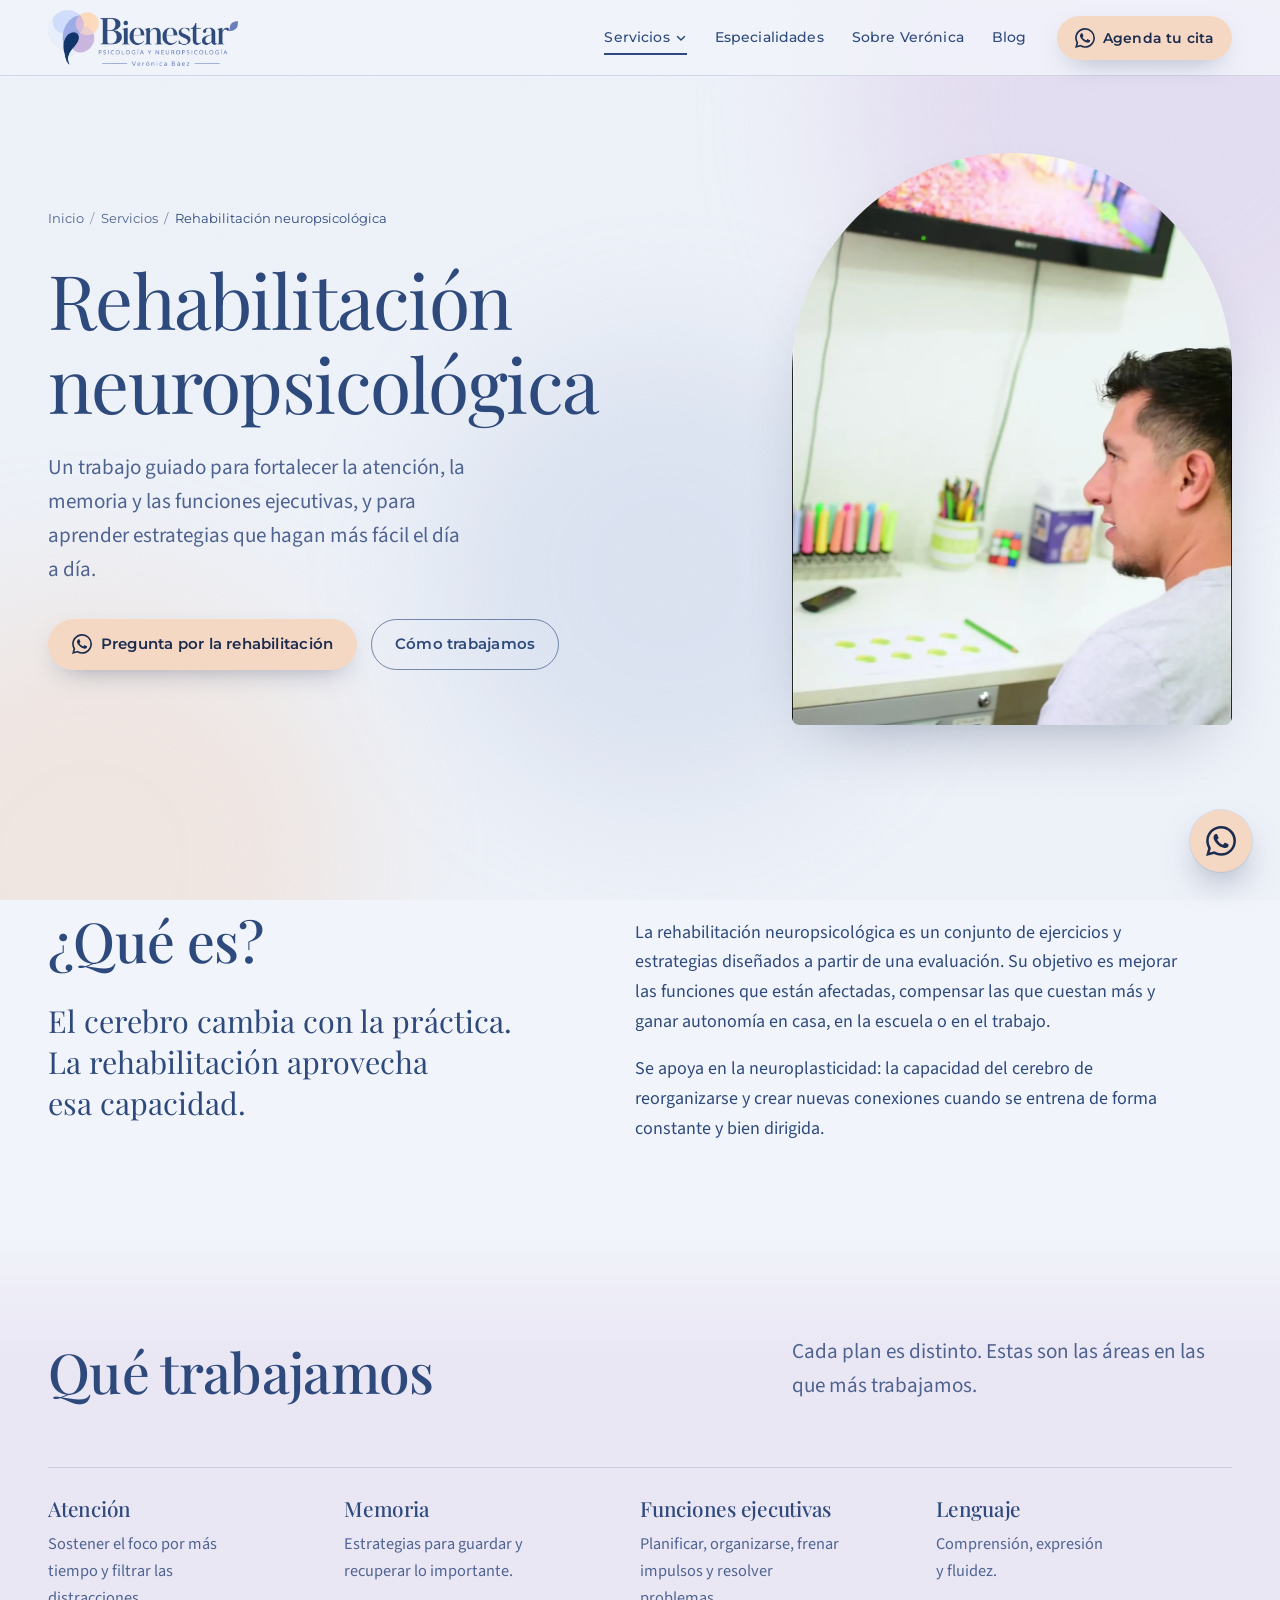
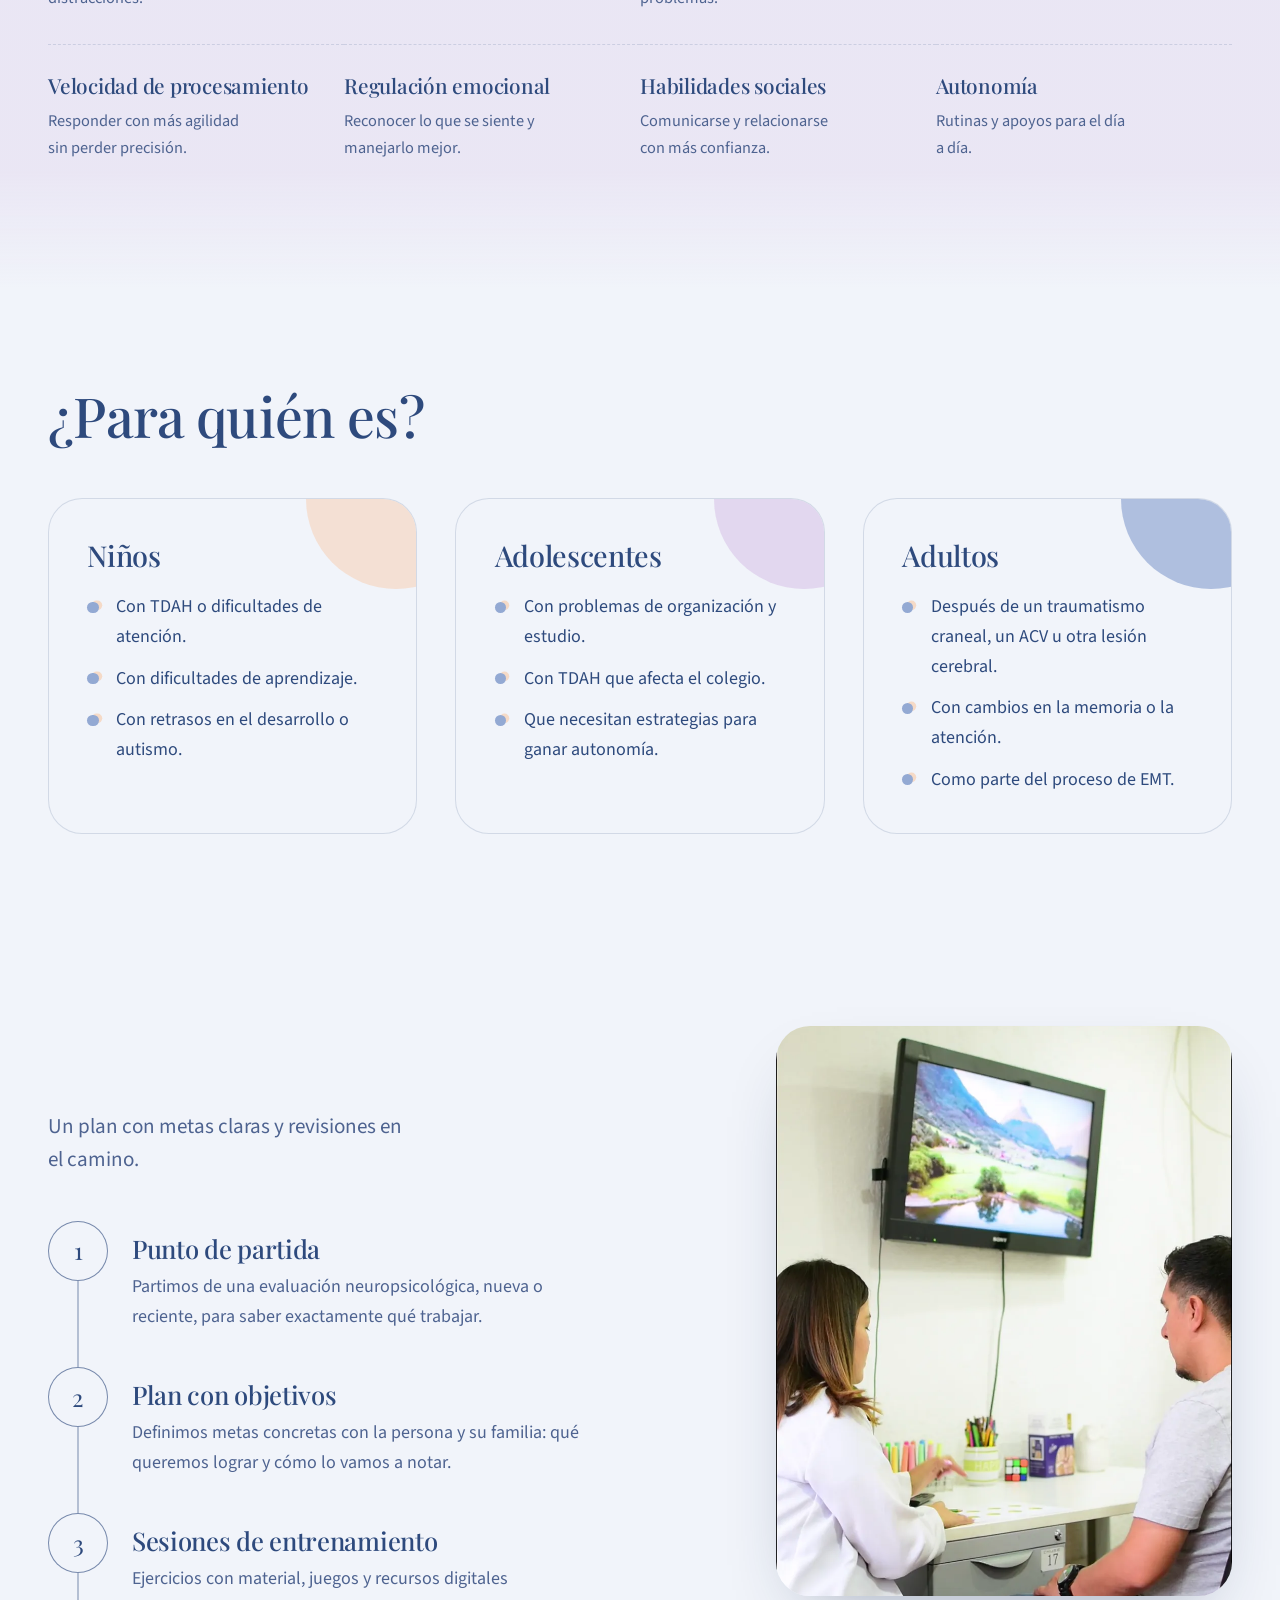
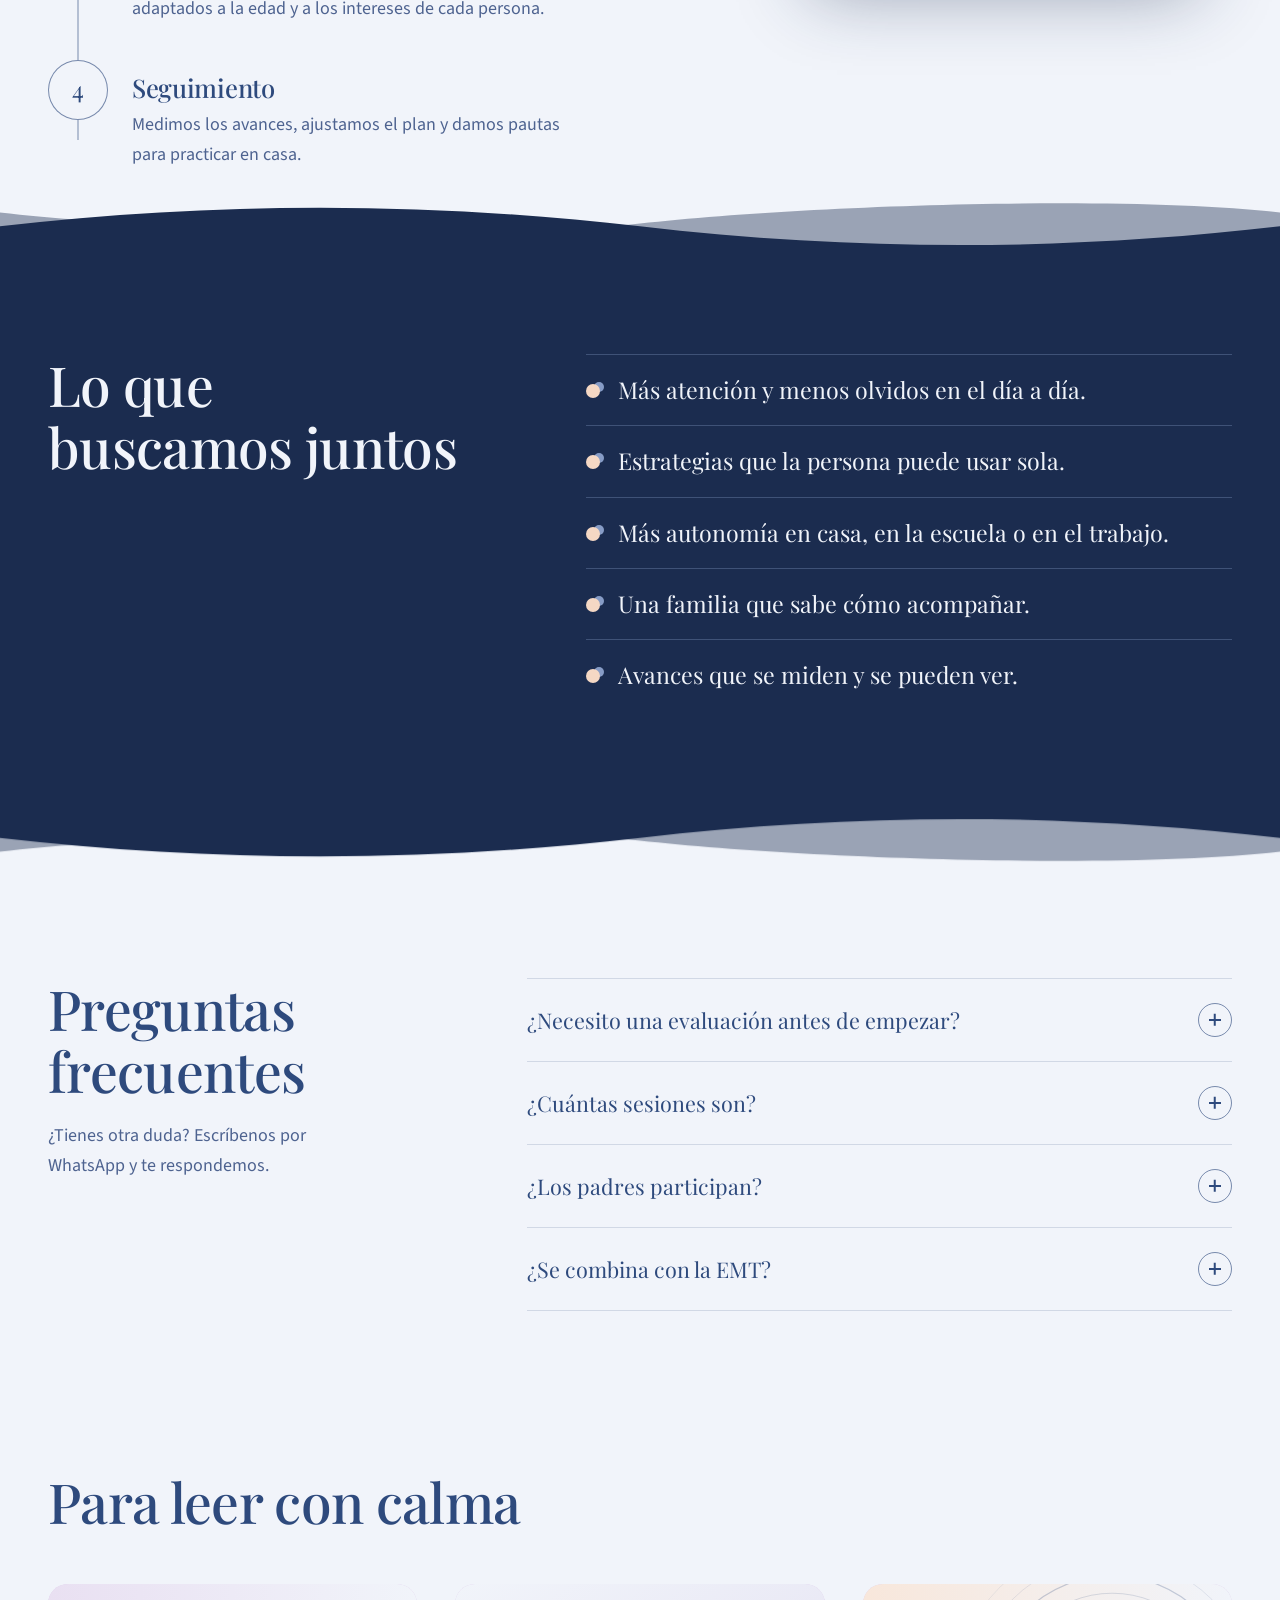
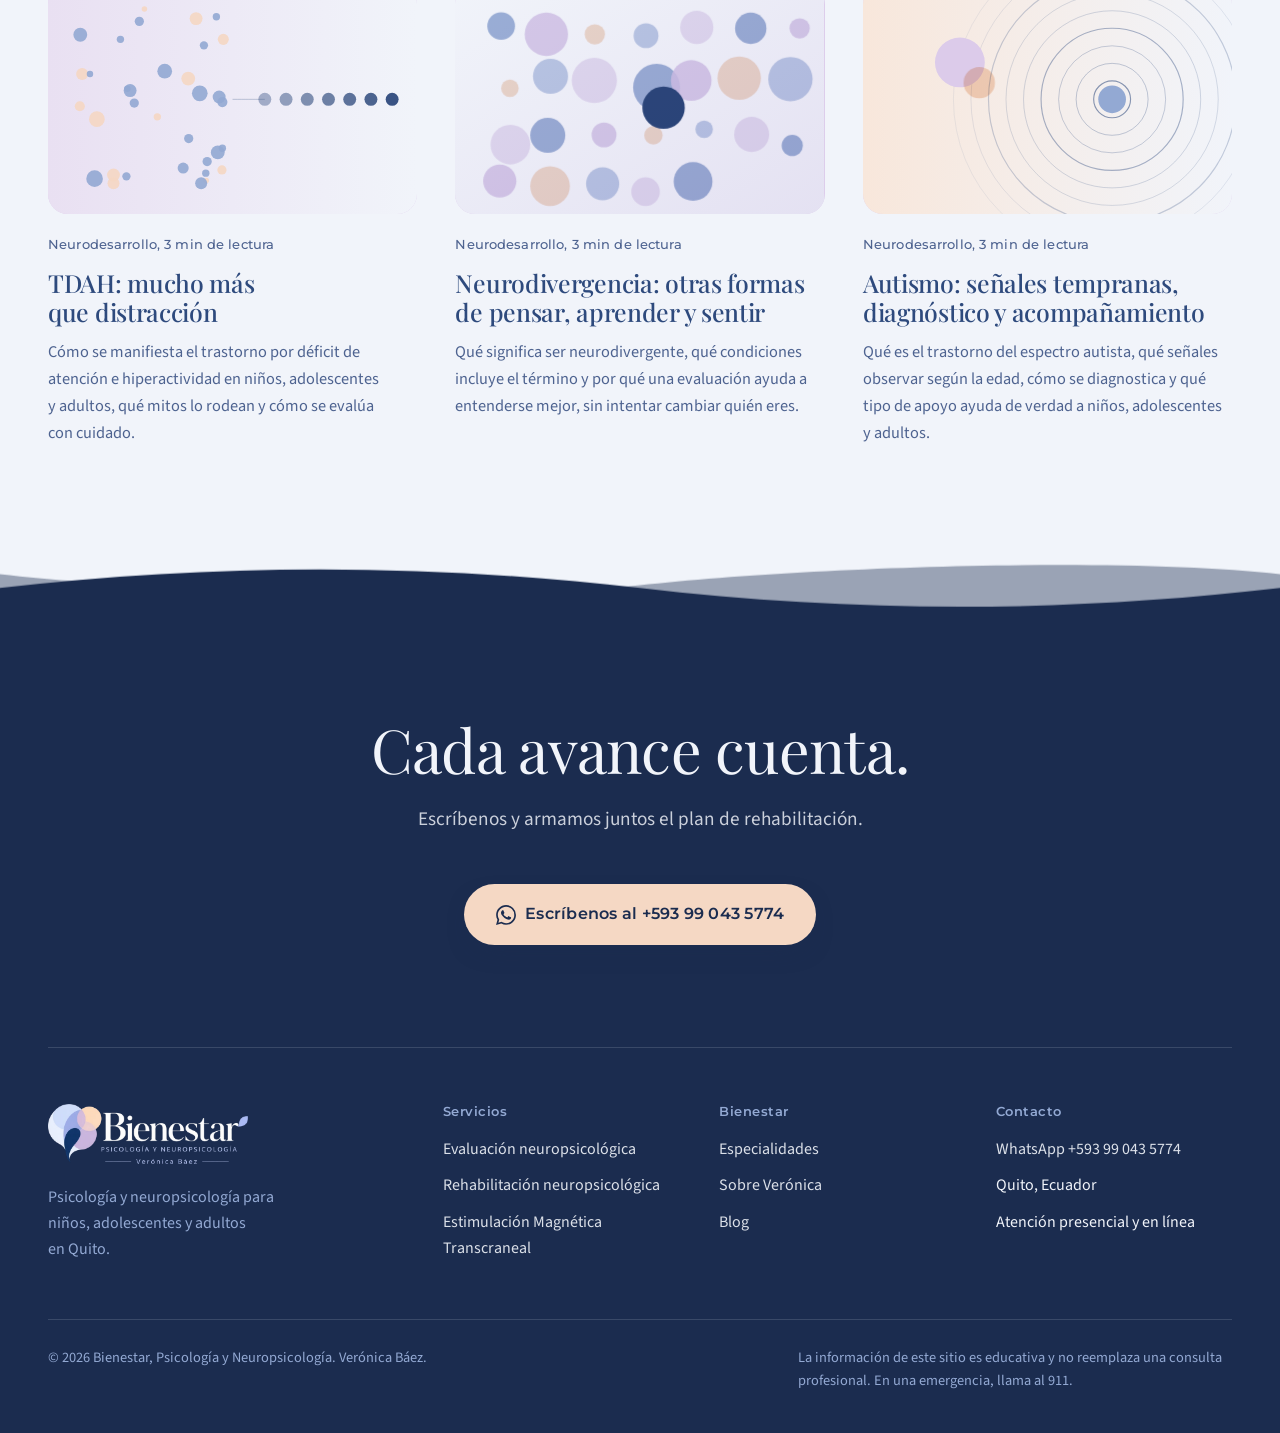
<file: servicios/rehabilitacion-neuropsicologica.html>
<!doctype html>
<html lang="es-EC">
<head>
<meta charset="utf-8">
<meta name="viewport" content="width=device-width, initial-scale=1">
<title>Rehabilitación neuropsicológica en Quito | Bienestar</title>
<meta name="description" content="Rehabilitación neuropsicológica en Quito para niños, adolescentes y adultos: atención, memoria y funciones ejecutivas. TDAH, dificultades de aprendizaje y lesiones cerebrales.">
<meta name="theme-color" content="#F1F4FA">
<link rel="icon" href="data:image/svg+xml,%3Csvg%20xmlns%3D'http%3A%2F%2Fwww.w3.org%2F2000%2Fsvg'%20viewBox%3D'0%200%2064%2064'%3E%3Ccircle%20cx%3D'25'%20cy%3D'27'%20r%3D'19'%20fill%3D'%2393A9D3'%20fill-opacity%3D'.85'%2F%3E%3Ccircle%20cx%3D'41'%20cy%3D'21'%20r%3D'13'%20fill%3D'%23F5D8C4'%2F%3E%3Ccircle%20cx%3D'39'%20cy%3D'36'%20r%3D'14'%20fill%3D'%23DCCBEA'%20fill-opacity%3D'.95'%2F%3E%3Cpath%20d%3D'M28%2030c7-5%2013%201%2010%208-3%206-9%209-10%2022-3-9-7-16-6-22%201-5%203-7%206-8z'%20fill%3D'%232E4A7D'%2F%3E%3C%2Fsvg%3E">
<link rel="preconnect" href="https://fonts.googleapis.com">
<link rel="preconnect" href="https://fonts.gstatic.com" crossorigin>
<link rel="stylesheet" href="https://fonts.googleapis.com/css2?family=Montserrat:wght@500;600&family=Parisienne&family=Playfair+Display:wght@400;500&family=Source+Sans+3:ital,wght@0,400;0,600;1,400&display=swap">
<link rel="stylesheet" href="../assets/css/estilos.css">
<meta property="og:type" content="website">
<meta property="og:site_name" content="Bienestar">
<meta property="og:locale" content="es_EC">
<meta property="og:title" content="Rehabilitación neuropsicológica en Quito | Bienestar">
<meta property="og:description" content="Rehabilitación neuropsicológica en Quito para niños, adolescentes y adultos: atención, memoria y funciones ejecutivas. TDAH, dificultades de aprendizaje y lesiones cerebrales.">
<link rel="canonical" href="https://drommerg.github.io/bienestar-website/servicios/rehabilitacion-neuropsicologica.html">
<meta property="og:url" content="https://drommerg.github.io/bienestar-website/servicios/rehabilitacion-neuropsicologica.html">
<meta property="og:image" content="https://drommerg.github.io/bienestar-website/assets/img/og-bienestar.jpg">
<script>document.documentElement.classList.add('js')</script>
<script type="application/ld+json">{"@context":"https://schema.org","@type":"Service","name":"Rehabilitación neuropsicológica","serviceType":"Rehabilitación neuropsicológica","description":"Ejercicios y estrategias para fortalecer la atención, la memoria y las funciones ejecutivas.","areaServed":{"@type":"City","name":"Quito"},"provider":{"@type":"MedicalBusiness","name":"Bienestar, Psicología y Neuropsicología"}}</script>
<script type="application/ld+json">{"@context":"https://schema.org","@type":"FAQPage","mainEntity":[{"@type":"Question","name":"¿Necesito una evaluación antes de empezar?","acceptedAnswer":{"@type":"Answer","text":"Sí. El plan de rehabilitación se arma a partir de una evaluación neuropsicológica. Si ya tienes una reciente, la revisamos juntos antes de empezar."}},{"@type":"Question","name":"¿Cuántas sesiones son?","acceptedAnswer":{"@type":"Answer","text":"Depende de los objetivos y de cómo avance cada persona. Los definimos juntos al inicio y revisamos el progreso en el camino."}},{"@type":"Question","name":"¿Los padres participan?","acceptedAnswer":{"@type":"Answer","text":"Sí. En el trabajo con niños y adolescentes damos pautas para practicar en casa, porque lo que se refuerza fuera de la sesión avanza más rápido."}},{"@type":"Question","name":"¿Se combina con la EMT?","acceptedAnswer":{"@type":"Answer","text":"Sí. En el proceso de Estimulación Magnética Transcraneal, la rehabilitación neuropsicológica es parte del tratamiento."}}]}</script>
<script type="application/ld+json">{"@context":"https://schema.org","@type":"BreadcrumbList","itemListElement":[{"@type":"ListItem","position":1,"name":"Inicio","item":"https://drommerg.github.io/bienestar-website/"},{"@type":"ListItem","position":2,"name":"Servicios","item":"https://drommerg.github.io/bienestar-website/index.html#servicios"},{"@type":"ListItem","position":3,"name":"Rehabilitación neuropsicológica","item":"https://drommerg.github.io/bienestar-website/servicios/rehabilitacion-neuropsicologica.html"}]}</script>
</head>
<body class="">
<a class="salto" href="#principal">Saltar al contenido</a>
<div class="ambiente" aria-hidden="true"><span class="a1"></span><span class="a2"></span><span class="a3"></span></div>
<header class="cabecera">
  <div class="contenedor cabecera-int">
    <a class="marca" href="../index.html" aria-label="Bienestar, Psicología y Neuropsicología. Ir al inicio">
      <img class="logo-oscuro" src="../assets/img/logo-oscuro.webp" alt="" width="640" height="190">
      <img class="logo-claro" src="../assets/img/logo-claro.webp" alt="" width="640" height="190">
    </a>
    <nav class="nav" aria-label="Principal">
      <ul class="nav-lista">
        <li class="tiene-submenu">
          <button class="nav-enlace actual" type="button" aria-expanded="false" aria-controls="sub-servicios">Servicios <svg class="chev" viewBox="0 0 12 12" aria-hidden="true" focusable="false"><path d="M2.5 4.5 6 8l3.5-3.5" fill="none" stroke="currentColor" stroke-width="1.5" stroke-linecap="round" stroke-linejoin="round"/></svg></button>
          <ul class="submenu" id="sub-servicios"><li><a href="../servicios/evaluacion-neuropsicologica.html">Evaluación neuropsicológica<small>Entender cómo funciona la mente</small></a></li><li><a href="../servicios/rehabilitacion-neuropsicologica.html" aria-current="page">Rehabilitación neuropsicológica<small>Fortalecer lo que más cuesta</small></a></li><li><a href="../servicios/estimulacion-magnetica-transcraneal.html">Estimulación Magnética Transcraneal<small>EMT no invasiva, en 21 días</small></a></li></ul>
        </li>
        <li><a class="nav-enlace" href="../especialidades.html">Especialidades</a></li>
        <li><a class="nav-enlace" href="../sobre-veronica.html">Sobre Verónica</a></li>
        <li><a class="nav-enlace" href="../blog/index.html">Blog</a></li>
      </ul>
      <a class="boton boton--wa boton--cab" href="https://wa.me/593990435774?text=Hola%2C%20quiero%20informaci%C3%B3n%20sobre%20la%20rehabilitaci%C3%B3n%20neuropsicol%C3%B3gica." target="_blank" rel="noopener"><svg viewBox="0 0 24 24" aria-hidden="true" focusable="false"><path fill="currentColor" d="M17.472 14.382c-.297-.149-1.758-.867-2.03-.967-.273-.099-.471-.148-.67.15-.197.297-.767.966-.94 1.164-.173.199-.347.223-.644.075-.297-.15-1.255-.463-2.39-1.475-.883-.788-1.48-1.761-1.653-2.059-.173-.297-.018-.458.13-.606.134-.133.298-.347.446-.52.149-.174.198-.298.298-.497.099-.198.05-.371-.025-.52-.075-.149-.669-1.612-.916-2.207-.242-.579-.487-.5-.669-.51-.173-.008-.371-.01-.57-.01-.198 0-.52.074-.792.372-.272.297-1.04 1.016-1.04 2.479 0 1.462 1.065 2.875 1.213 3.074.149.198 2.096 3.2 5.077 4.487.709.306 1.262.489 1.694.625.712.227 1.36.195 1.871.118.571-.085 1.758-.719 2.006-1.413.248-.694.248-1.289.173-1.413-.074-.124-.272-.198-.57-.347m-5.421 7.403h-.004a9.87 9.87 0 0 1-5.031-1.378l-.361-.214-3.741.982.998-3.648-.235-.374a9.86 9.86 0 0 1-1.51-5.26c.001-5.45 4.436-9.884 9.888-9.884 2.64 0 5.122 1.03 6.988 2.898a9.825 9.825 0 0 1 2.893 6.994c-.003 5.45-4.437 9.884-9.885 9.884m8.413-18.297A11.815 11.815 0 0 0 12.05 0C5.495 0 .16 5.335.157 11.892c0 2.096.547 4.142 1.588 5.945L.057 24l6.305-1.654a11.882 11.882 0 0 0 5.683 1.448h.005c6.554 0 11.89-5.335 11.893-11.893a11.821 11.821 0 0 0-3.48-8.413Z"/></svg><span>Agenda tu cita</span></a>
      <button class="menu-boton" type="button" aria-expanded="false" aria-controls="menu-movil" aria-label="Abrir menú"><span></span><span></span></button>
    </nav>
  </div>
</header>
<div class="menu-movil" id="menu-movil" data-cabecera="oscura" inert>
  <div class="menu-movil-int contenedor">
    <ul class="menu-lista">
      <li><a href="../index.html">Inicio</a></li>
      <li class="menu-grupo"><span>Servicios</span><ul><li><a href="../servicios/evaluacion-neuropsicologica.html">Evaluación neuropsicológica</a></li><li><a href="../servicios/rehabilitacion-neuropsicologica.html">Rehabilitación neuropsicológica</a></li><li><a href="../servicios/estimulacion-magnetica-transcraneal.html">Estimulación Magnética Transcraneal</a></li></ul></li>
      <li><a href="../especialidades.html">Especialidades</a></li>
      <li><a href="../sobre-veronica.html">Sobre Verónica</a></li>
      <li><a href="../blog/index.html">Blog</a></li>
    </ul>
    <a class="boton boton--wa" href="https://wa.me/593990435774?text=Hola%2C%20quiero%20informaci%C3%B3n%20sobre%20la%20rehabilitaci%C3%B3n%20neuropsicol%C3%B3gica." target="_blank" rel="noopener"><svg viewBox="0 0 24 24" aria-hidden="true" focusable="false"><path fill="currentColor" d="M17.472 14.382c-.297-.149-1.758-.867-2.03-.967-.273-.099-.471-.148-.67.15-.197.297-.767.966-.94 1.164-.173.199-.347.223-.644.075-.297-.15-1.255-.463-2.39-1.475-.883-.788-1.48-1.761-1.653-2.059-.173-.297-.018-.458.13-.606.134-.133.298-.347.446-.52.149-.174.198-.298.298-.497.099-.198.05-.371-.025-.52-.075-.149-.669-1.612-.916-2.207-.242-.579-.487-.5-.669-.51-.173-.008-.371-.01-.57-.01-.198 0-.52.074-.792.372-.272.297-1.04 1.016-1.04 2.479 0 1.462 1.065 2.875 1.213 3.074.149.198 2.096 3.2 5.077 4.487.709.306 1.262.489 1.694.625.712.227 1.36.195 1.871.118.571-.085 1.758-.719 2.006-1.413.248-.694.248-1.289.173-1.413-.074-.124-.272-.198-.57-.347m-5.421 7.403h-.004a9.87 9.87 0 0 1-5.031-1.378l-.361-.214-3.741.982.998-3.648-.235-.374a9.86 9.86 0 0 1-1.51-5.26c.001-5.45 4.436-9.884 9.888-9.884 2.64 0 5.122 1.03 6.988 2.898a9.825 9.825 0 0 1 2.893 6.994c-.003 5.45-4.437 9.884-9.885 9.884m8.413-18.297A11.815 11.815 0 0 0 12.05 0C5.495 0 .16 5.335.157 11.892c0 2.096.547 4.142 1.588 5.945L.057 24l6.305-1.654a11.882 11.882 0 0 0 5.683 1.448h.005c6.554 0 11.89-5.335 11.893-11.893a11.821 11.821 0 0 0-3.48-8.413Z"/></svg><span>Escríbenos por WhatsApp</span></a>
    <p class="menu-dato">Quito, Ecuador. Presencial y en línea.</p>
  </div>
</div>
<main id="principal" tabindex="-1">

<section class="pagina-hero ">
  <div class="contenedor pagina-hero-grid">
    <div class="pagina-hero-texto">
      <nav class="migas" aria-label="Estás aquí"><ol><li><a href="../index.html">Inicio</a></li><li><a href="../index.html#servicios">Servicios</a></li><li aria-current="page">Rehabilitación neuropsicológica</li></ol></nav>
      <h1 class="emerge">Rehabilitación neuropsicológica</h1>
      <p class="entrada revela">Un trabajo guiado para fortalecer la atención, la memoria y las funciones ejecutivas, y para aprender estrategias que hagan más fácil el día a día.</p>
      <div class="acciones revela" style="--i:1"><a class="boton boton--wa " href="https://wa.me/593990435774?text=Hola%2C%20quiero%20informaci%C3%B3n%20sobre%20la%20rehabilitaci%C3%B3n%20neuropsicol%C3%B3gica." target="_blank" rel="noopener"><svg viewBox="0 0 24 24" aria-hidden="true" focusable="false"><path fill="currentColor" d="M17.472 14.382c-.297-.149-1.758-.867-2.03-.967-.273-.099-.471-.148-.67.15-.197.297-.767.966-.94 1.164-.173.199-.347.223-.644.075-.297-.15-1.255-.463-2.39-1.475-.883-.788-1.48-1.761-1.653-2.059-.173-.297-.018-.458.13-.606.134-.133.298-.347.446-.52.149-.174.198-.298.298-.497.099-.198.05-.371-.025-.52-.075-.149-.669-1.612-.916-2.207-.242-.579-.487-.5-.669-.51-.173-.008-.371-.01-.57-.01-.198 0-.52.074-.792.372-.272.297-1.04 1.016-1.04 2.479 0 1.462 1.065 2.875 1.213 3.074.149.198 2.096 3.2 5.077 4.487.709.306 1.262.489 1.694.625.712.227 1.36.195 1.871.118.571-.085 1.758-.719 2.006-1.413.248-.694.248-1.289.173-1.413-.074-.124-.272-.198-.57-.347m-5.421 7.403h-.004a9.87 9.87 0 0 1-5.031-1.378l-.361-.214-3.741.982.998-3.648-.235-.374a9.86 9.86 0 0 1-1.51-5.26c.001-5.45 4.436-9.884 9.888-9.884 2.64 0 5.122 1.03 6.988 2.898a9.825 9.825 0 0 1 2.893 6.994c-.003 5.45-4.437 9.884-9.885 9.884m8.413-18.297A11.815 11.815 0 0 0 12.05 0C5.495 0 .16 5.335.157 11.892c0 2.096.547 4.142 1.588 5.945L.057 24l6.305-1.654a11.882 11.882 0 0 0 5.683 1.448h.005c6.554 0 11.89-5.335 11.893-11.893a11.821 11.821 0 0 0-3.48-8.413Z"/></svg><span>Pregunta por la rehabilitación</span></a><a class="boton boton--borde" href="#proceso-titulo">Cómo trabajamos</a></div>
    </div>
    <div class="pagina-hero-media revela" style="--i:1">
        <img src="../assets/img/rehabilitacion-paciente.webp" alt="Paciente adulto sonriendo durante una sesión de rehabilitación neuropsicológica" width="900" height="1600" style="object-position:50% 45%">
      </div>
  </div>
</section>

<section class="seccion bloque-dos" aria-labelledby="que-es">
  <div class="contenedor bloque-dos-grid">
    <div>
      <h2 id="que-es" class="titulo emerge">¿Qué es?</h2>
      <p class="frase-grande revela">El cerebro cambia con la práctica. La rehabilitación aprovecha esa capacidad.</p>
    </div>
    <div class="prosa revela" style="--i:1"><p>La rehabilitación neuropsicológica es un conjunto de ejercicios y estrategias diseñados a partir de una evaluación. Su objetivo es mejorar las funciones que están afectadas, compensar las que cuestan más y ganar autonomía en casa, en la escuela o en el trabajo.</p><p>Se apoya en la neuroplasticidad: la capacidad del cerebro de reorganizarse y crear nuevas conexiones cuando se entrena de forma constante y bien dirigida.</p></div>
  </div>
</section>

<section class="seccion areas-seccion" aria-labelledby="areas-titulo">
  <div class="contenedor">
    <div class="encabezado encabezado--doble">
      <h2 id="areas-titulo" class="titulo emerge">Qué trabajamos</h2>
      <p class="entrada revela">Cada plan es distinto. Estas son las áreas en las que más trabajamos.</p>
    </div>
    <ul class="areas"><li class="area revela" style="--i:0"><h3>Atención</h3><p>Sostener el foco por más tiempo y filtrar las distracciones.</p></li><li class="area revela" style="--i:1"><h3>Memoria</h3><p>Estrategias para guardar y recuperar lo importante.</p></li><li class="area revela" style="--i:2"><h3>Funciones ejecutivas</h3><p>Planificar, organizarse, frenar impulsos y resolver problemas.</p></li><li class="area revela" style="--i:3"><h3>Lenguaje</h3><p>Comprensión, expresión y fluidez.</p></li><li class="area revela" style="--i:0"><h3>Velocidad de procesamiento</h3><p>Responder con más agilidad sin perder precisión.</p></li><li class="area revela" style="--i:1"><h3>Regulación emocional</h3><p>Reconocer lo que se siente y manejarlo mejor.</p></li><li class="area revela" style="--i:2"><h3>Habilidades sociales</h3><p>Comunicarse y relacionarse con más confianza.</p></li><li class="area revela" style="--i:3"><h3>Autonomía</h3><p>Rutinas y apoyos para el día a día.</p></li>
    </ul>
  </div>
</section>

<section class="seccion edades-seccion" aria-labelledby="edades-titulo">
  <div class="contenedor">
    <h2 id="edades-titulo" class="titulo emerge">¿Para quién es?</h2>
    <div class="edades">
      <div class="edad revela" style="--i:0;--c:var(--cercania)">
        <h3>Niños</h3>
        <ul class="lista-puntos"><li>Con TDAH o dificultades de atención.</li><li>Con dificultades de aprendizaje.</li><li>Con retrasos en el desarrollo o autismo.</li></ul>
      </div>
      <div class="edad revela" style="--i:1;--c:var(--calma)">
        <h3>Adolescentes</h3>
        <ul class="lista-puntos"><li>Con problemas de organización y estudio.</li><li>Con TDAH que afecta el colegio.</li><li>Que necesitan estrategias para ganar autonomía.</li></ul>
      </div>
      <div class="edad revela" style="--i:2;--c:var(--especializacion)">
        <h3>Adultos</h3>
        <ul class="lista-puntos"><li>Después de un traumatismo craneal, un ACV u otra lesión cerebral.</li><li>Con cambios en la memoria o la atención.</li><li>Como parte del proceso de EMT.</li></ul>
      </div>
    </div>
  </div>
</section>

<section class="seccion proceso" aria-labelledby="proceso-titulo">
  <div class="contenedor proceso-grid">
    <div class="proceso-texto">
      <h2 id="proceso-titulo" class="titulo emerge">Cómo trabajamos</h2>
      <p class="entrada revela">Un plan con metas claras y revisiones en el camino.</p>
      <ol class="pasos-v">
        <li class="revela" style="--i:0"><span class="paso-num" aria-hidden="true">1</span><div><h3>Punto de partida</h3><p>Partimos de una evaluación neuropsicológica, nueva o reciente, para saber exactamente qué trabajar.</p></div></li>
        <li class="revela" style="--i:1"><span class="paso-num" aria-hidden="true">2</span><div><h3>Plan con objetivos</h3><p>Definimos metas concretas con la persona y su familia: qué queremos lograr y cómo lo vamos a notar.</p></div></li>
        <li class="revela" style="--i:2"><span class="paso-num" aria-hidden="true">3</span><div><h3>Sesiones de entrenamiento</h3><p>Ejercicios con material, juegos y recursos digitales adaptados a la edad y a los intereses de cada persona.</p></div></li>
        <li class="revela" style="--i:3"><span class="paso-num" aria-hidden="true">4</span><div><h3>Seguimiento</h3><p>Medimos los avances, ajustamos el plan y damos pautas para practicar en casa.</p></div></li>
      </ol>
    </div>
    <div class="proceso-media revela">
      <img src="../assets/img/rehabilitacion-sesion.webp" alt="Sesión de rehabilitación neuropsicológica frente a una pantalla con ejercicios" width="900" height="1600" loading="lazy" style="object-position:50% 60%">
    </div>
  </div>
</section>

<div class="ola ola--sube" data-vivo aria-hidden="true" style="color:var(--abismo)">
  <svg class="ola-fondo" viewBox="0 0 2880 120" preserveAspectRatio="none" focusable="false"><path d="M0 44 C180 70 540 86 720 60 C900 34 1260 18 1440 44 C1620 70 1980 86 2160 60 C2340 34 2700 18 2880 44 V120 H0 Z"/></svg>
  <svg class="ola-frente" viewBox="0 0 2880 120" preserveAspectRatio="none" focusable="false"><path d="M0 64 C240 28 480 28 720 64 C960 100 1200 100 1440 64 C1680 28 1920 28 2160 64 C2400 100 2640 100 2880 64 V120 H0 Z"/></svg>
</div>
<section class="seccion resultado oscuro" data-cabecera="oscura" aria-labelledby="resultado-titulo">
  <div class="contenedor resultado-grid">
    <h2 id="resultado-titulo" class="titulo emerge">Lo que buscamos juntos</h2>
    <ul class="resultado-lista"><li class="revela" style="--i:0"><span class="burbuja-mini" aria-hidden="true"></span>Más atención y menos olvidos en el día a día.</li><li class="revela" style="--i:1"><span class="burbuja-mini" aria-hidden="true"></span>Estrategias que la persona puede usar sola.</li><li class="revela" style="--i:2"><span class="burbuja-mini" aria-hidden="true"></span>Más autonomía en casa, en la escuela o en el trabajo.</li><li class="revela" style="--i:3"><span class="burbuja-mini" aria-hidden="true"></span>Una familia que sabe cómo acompañar.</li><li class="revela" style="--i:4"><span class="burbuja-mini" aria-hidden="true"></span>Avances que se miden y se pueden ver.</li>
    </ul>
  </div>
</section>
<div class="ola ola--baja" data-vivo aria-hidden="true" style="color:var(--abismo)">
  <svg class="ola-fondo" viewBox="0 0 2880 120" preserveAspectRatio="none" focusable="false"><path d="M0 44 C180 70 540 86 720 60 C900 34 1260 18 1440 44 C1620 70 1980 86 2160 60 C2340 34 2700 18 2880 44 V120 H0 Z"/></svg>
  <svg class="ola-frente" viewBox="0 0 2880 120" preserveAspectRatio="none" focusable="false"><path d="M0 64 C240 28 480 28 720 64 C960 100 1200 100 1440 64 C1680 28 1920 28 2160 64 C2400 100 2640 100 2880 64 V120 H0 Z"/></svg>
</div>

<section class="seccion faq" aria-labelledby="faq-titulo">
  <div class="contenedor faq-grid">
    <div class="faq-cabeza">
      <h2 id="faq-titulo" class="titulo emerge">Preguntas frecuentes</h2>
      <p class="revela">¿Tienes otra duda? Escríbenos por WhatsApp y te respondemos.</p>
    </div>
    <div class="faq-lista revela">
      <details class="faq-item">
        <summary><span>¿Necesito una evaluación antes de empezar?</span><i aria-hidden="true"></i></summary>
        <div class="faq-respuesta"><p>Sí. El plan de rehabilitación se arma a partir de una evaluación neuropsicológica. Si ya tienes una reciente, la revisamos juntos antes de empezar.</p></div>
      </details>
      <details class="faq-item">
        <summary><span>¿Cuántas sesiones son?</span><i aria-hidden="true"></i></summary>
        <div class="faq-respuesta"><p>Depende de los objetivos y de cómo avance cada persona. Los definimos juntos al inicio y revisamos el progreso en el camino.</p></div>
      </details>
      <details class="faq-item">
        <summary><span>¿Los padres participan?</span><i aria-hidden="true"></i></summary>
        <div class="faq-respuesta"><p>Sí. En el trabajo con niños y adolescentes damos pautas para practicar en casa, porque lo que se refuerza fuera de la sesión avanza más rápido.</p></div>
      </details>
      <details class="faq-item">
        <summary><span>¿Se combina con la EMT?</span><i aria-hidden="true"></i></summary>
        <div class="faq-respuesta"><p>Sí. En el proceso de Estimulación Magnética Transcraneal, la rehabilitación neuropsicológica es parte del tratamiento.</p></div>
      </details>
    </div>
  </div>
</section>

<section class="seccion relacionados" aria-labelledby="rel-titulo">
  <div class="contenedor">
    <h2 id="rel-titulo" class="titulo emerge">Para leer con calma</h2>
    <div class="tarjetas"><a class="tarjeta-articulo revela" style="--i:0" href="../blog/tdah.html" data-categoria="Neurodesarrollo">
      <span class="portada"><svg viewBox="0 0 800 500" preserveAspectRatio="xMidYMid slice" aria-hidden="true" focusable="false"><defs><linearGradient id="g-tdah" x1="0" y1="0" x2="1" y2="0"><stop offset="0" stop-color="#E9E0F2"/><stop offset="1" stop-color="#F1F4FA"/></linearGradient></defs><rect width="800" height="500" fill="url(#g-tdah)"/><path d="M400 250 C430 250 440 250 470 250" stroke="#2E4A7D" stroke-opacity=".3" stroke-width="2" fill="none"/><circle cx="142" cy="414" r="14" fill="#F5D8C4" fill-opacity=".9"/><circle cx="305" cy="335" r="10" fill="#93A9D3" fill-opacity=".9"/><circle cx="338" cy="133" r="9" fill="#93A9D3" fill-opacity=".9"/><circle cx="142" cy="432" r="13" fill="#F5D8C4" fill-opacity=".9"/><circle cx="371" cy="245" r="14" fill="#93A9D3" fill-opacity=".9"/><circle cx="70" cy="110" r="15" fill="#93A9D3" fill-opacity=".9"/><circle cx="74" cy="195" r="13" fill="#F5D8C4" fill-opacity=".9"/><circle cx="345" cy="385" r="10" fill="#93A9D3" fill-opacity=".9"/><circle cx="198" cy="81" r="10" fill="#93A9D3" fill-opacity=".9"/><circle cx="343" cy="426" r="6" fill="#F5D8C4" fill-opacity=".9"/><circle cx="187" cy="258" r="10" fill="#93A9D3" fill-opacity=".9"/><circle cx="378" cy="256" r="11" fill="#93A9D3" fill-opacity=".9"/><circle cx="209" cy="54" r="6" fill="#F5D8C4" fill-opacity=".9"/><circle cx="329" cy="237" r="17" fill="#93A9D3" fill-opacity=".9"/><circle cx="332" cy="432" r="13" fill="#93A9D3" fill-opacity=".9"/><circle cx="106" cy="293" r="17" fill="#F5D8C4" fill-opacity=".9"/><circle cx="368" cy="365" r="15" fill="#93A9D3" fill-opacity=".9"/><circle cx="91" cy="195" r="7" fill="#93A9D3" fill-opacity=".9"/><circle cx="69" cy="265" r="11" fill="#F5D8C4" fill-opacity=".9"/><circle cx="342" cy="410" r="8" fill="#93A9D3" fill-opacity=".9"/><circle cx="365" cy="71" r="8" fill="#93A9D3" fill-opacity=".9"/><circle cx="377" cy="403" r="10" fill="#F5D8C4" fill-opacity=".9"/><circle cx="178" cy="231" r="14" fill="#93A9D3" fill-opacity=".9"/><circle cx="253" cy="189" r="16" fill="#93A9D3" fill-opacity=".9"/><circle cx="237" cy="288" r="8" fill="#F5D8C4" fill-opacity=".9"/><circle cx="172" cy="227" r="7" fill="#93A9D3" fill-opacity=".9"/><circle cx="101" cy="422" r="18" fill="#93A9D3" fill-opacity=".9"/><circle cx="321" cy="75" r="14" fill="#F5D8C4" fill-opacity=".9"/><circle cx="170" cy="417" r="9" fill="#93A9D3" fill-opacity=".9"/><circle cx="378" cy="356" r="8" fill="#93A9D3" fill-opacity=".9"/><circle cx="380" cy="120" r="12" fill="#F5D8C4" fill-opacity=".9"/><circle cx="293" cy="399" r="12" fill="#93A9D3" fill-opacity=".9"/><circle cx="157" cy="120" r="8" fill="#93A9D3" fill-opacity=".9"/><circle cx="304" cy="205" r="15" fill="#F5D8C4" fill-opacity=".9"/><circle cx="470" cy="250" r="14" fill="#2E4A7D" fill-opacity="0.40"/><circle cx="516" cy="250" r="14" fill="#2E4A7D" fill-opacity="0.49"/><circle cx="562" cy="250" r="14" fill="#2E4A7D" fill-opacity="0.58"/><circle cx="608" cy="250" r="14" fill="#2E4A7D" fill-opacity="0.67"/><circle cx="654" cy="250" r="14" fill="#2E4A7D" fill-opacity="0.76"/><circle cx="700" cy="250" r="14" fill="#2E4A7D" fill-opacity="0.85"/><circle cx="746" cy="250" r="14" fill="#2E4A7D" fill-opacity="0.94"/></svg></span>
      <span class="meta">Neurodesarrollo, 3 min de lectura</span>
      <h3>TDAH: mucho más que distracción</h3>
      <p>Cómo se manifiesta el trastorno por déficit de atención e hiperactividad en niños, adolescentes y adultos, qué mitos lo rodean y cómo se evalúa con cuidado.</p>
    </a><a class="tarjeta-articulo revela" style="--i:1" href="../blog/neurodivergencia.html" data-categoria="Neurodesarrollo">
      <span class="portada"><svg viewBox="0 0 800 500" preserveAspectRatio="xMidYMid slice" aria-hidden="true" focusable="false"><defs><linearGradient id="g-neurodivergencia" x1="0" y1="0" x2="1" y2="1"><stop offset="0" stop-color="#F1F4FA"/><stop offset="1" stop-color="#E4E1F2"/></linearGradient></defs><rect width="800" height="500" fill="url(#g-neurodivergencia)"/><g style="mix-blend-mode:multiply"><circle cx="100" cy="91" r="30" fill="#93A9D3" fill-opacity=".85"/><circle cx="198" cy="109" r="47" fill="#DCCBEA" fill-opacity=".85"/><circle cx="303" cy="109" r="22" fill="#F5D8C4" fill-opacity=".85"/><circle cx="414" cy="112" r="27" fill="#B9C7E4" fill-opacity=".85"/><circle cx="524" cy="94" r="36" fill="#E9DDF1" fill-opacity=".85"/><circle cx="641" cy="96" r="34" fill="#93A9D3" fill-opacity=".85"/><circle cx="747" cy="96" r="22" fill="#DCCBEA" fill-opacity=".85"/><circle cx="119" cy="226" r="19" fill="#F5D8C4" fill-opacity=".85"/><circle cx="207" cy="200" r="38" fill="#B9C7E4" fill-opacity=".85"/><circle cx="302" cy="209" r="49" fill="#E9DDF1" fill-opacity=".85"/><circle cx="437" cy="224" r="51" fill="#93A9D3" fill-opacity=".85"/><circle cx="512" cy="209" r="44" fill="#DCCBEA" fill-opacity=".85"/><circle cx="616" cy="204" r="47" fill="#F5D8C4" fill-opacity=".85"/><circle cx="727" cy="206" r="48" fill="#B9C7E4" fill-opacity=".85"/><circle cx="120" cy="348" r="43" fill="#E9DDF1" fill-opacity=".85"/><circle cx="201" cy="328" r="38" fill="#93A9D3" fill-opacity=".85"/><circle cx="323" cy="327" r="27" fill="#DCCBEA" fill-opacity=".85"/><circle cx="430" cy="328" r="20" fill="#F5D8C4" fill-opacity=".85"/><circle cx="540" cy="315" r="19" fill="#B9C7E4" fill-opacity=".85"/><circle cx="643" cy="326" r="38" fill="#E9DDF1" fill-opacity=".85"/><circle cx="731" cy="350" r="23" fill="#93A9D3" fill-opacity=".85"/><circle cx="97" cy="427" r="36" fill="#DCCBEA" fill-opacity=".85"/><circle cx="206" cy="438" r="43" fill="#F5D8C4" fill-opacity=".85"/><circle cx="320" cy="433" r="36" fill="#B9C7E4" fill-opacity=".85"/><circle cx="413" cy="450" r="31" fill="#E9DDF1" fill-opacity=".85"/><circle cx="516" cy="428" r="42" fill="#93A9D3" fill-opacity=".85"/><circle cx="452" cy="268" r="46" fill="#2E4A7D"/></g></svg></span>
      <span class="meta">Neurodesarrollo, 3 min de lectura</span>
      <h3>Neurodivergencia: otras formas de pensar, aprender y sentir</h3>
      <p>Qué significa ser neurodivergente, qué condiciones incluye el término y por qué una evaluación ayuda a entenderse mejor, sin intentar cambiar quién eres.</p>
    </a><a class="tarjeta-articulo revela" style="--i:2" href="../blog/autismo.html" data-categoria="Neurodesarrollo">
      <span class="portada"><svg viewBox="0 0 800 500" preserveAspectRatio="xMidYMid slice" aria-hidden="true" focusable="false"><defs><linearGradient id="g-autismo" x1="0" y1="0" x2="1" y2="0"><stop offset="0" stop-color="#F8E7DB"/><stop offset="1" stop-color="#F1F4FA"/></linearGradient></defs><rect width="800" height="500" fill="url(#g-autismo)"/><circle cx="540" cy="250" r="40" fill="none" stroke="#2E4A7D" stroke-opacity="0.55" stroke-width="2.5"/><circle cx="540" cy="250" r="78" fill="none" stroke="#2E4A7D" stroke-opacity="0.50" stroke-width="1.2"/><circle cx="540" cy="250" r="116" fill="none" stroke="#2E4A7D" stroke-opacity="0.45" stroke-width="1.2"/><circle cx="540" cy="250" r="154" fill="none" stroke="#2E4A7D" stroke-opacity="0.40" stroke-width="2.5"/><circle cx="540" cy="250" r="192" fill="none" stroke="#2E4A7D" stroke-opacity="0.35" stroke-width="1.2"/><circle cx="540" cy="250" r="230" fill="none" stroke="#2E4A7D" stroke-opacity="0.30" stroke-width="1.2"/><circle cx="540" cy="250" r="268" fill="none" stroke="#2E4A7D" stroke-opacity="0.25" stroke-width="2.5"/><circle cx="540" cy="250" r="306" fill="none" stroke="#2E4A7D" stroke-opacity="0.20" stroke-width="1.2"/><circle cx="540" cy="250" r="344" fill="none" stroke="#2E4A7D" stroke-opacity="0.15" stroke-width="1.2"/><circle cx="540" cy="250" r="30" fill="#93A9D3"/><circle cx="210" cy="170" r="54" fill="#DCCBEA"/><circle cx="252" cy="214" r="34" fill="#F5D8C4" style="mix-blend-mode:multiply"/></svg></span>
      <span class="meta">Neurodesarrollo, 3 min de lectura</span>
      <h3>Autismo: señales tempranas, diagnóstico y acompañamiento</h3>
      <p>Qué es el trastorno del espectro autista, qué señales observar según la edad, cómo se diagnostica y qué tipo de apoyo ayuda de verdad a niños, adolescentes y adultos.</p>
    </a></div>
  </div>
</section>
</main>
<footer class="pie" data-cabecera="oscura">
  <div class="ola ola--pie" data-vivo aria-hidden="true" style="color:var(--abismo)">
  <svg class="ola-fondo" viewBox="0 0 2880 120" preserveAspectRatio="none" focusable="false"><path d="M0 44 C180 70 540 86 720 60 C900 34 1260 18 1440 44 C1620 70 1980 86 2160 60 C2340 34 2700 18 2880 44 V120 H0 Z"/></svg>
  <svg class="ola-frente" viewBox="0 0 2880 120" preserveAspectRatio="none" focusable="false"><path d="M0 64 C240 28 480 28 720 64 C960 100 1200 100 1440 64 C1680 28 1920 28 2160 64 C2400 100 2640 100 2880 64 V120 H0 Z"/></svg>
</div>
  <div class="contenedor">
    <section class="pie-cta" aria-labelledby="pie-cta-titulo">
      <h2 id="pie-cta-titulo" class="emerge">Cada avance cuenta.</h2>
      <p>Escríbenos y armamos juntos el plan de rehabilitación.</p>
      <a class="boton boton--wa boton--grande" href="https://wa.me/593990435774?text=Hola%2C%20quiero%20informaci%C3%B3n%20sobre%20la%20rehabilitaci%C3%B3n%20neuropsicol%C3%B3gica." target="_blank" rel="noopener"><svg viewBox="0 0 24 24" aria-hidden="true" focusable="false"><path fill="currentColor" d="M17.472 14.382c-.297-.149-1.758-.867-2.03-.967-.273-.099-.471-.148-.67.15-.197.297-.767.966-.94 1.164-.173.199-.347.223-.644.075-.297-.15-1.255-.463-2.39-1.475-.883-.788-1.48-1.761-1.653-2.059-.173-.297-.018-.458.13-.606.134-.133.298-.347.446-.52.149-.174.198-.298.298-.497.099-.198.05-.371-.025-.52-.075-.149-.669-1.612-.916-2.207-.242-.579-.487-.5-.669-.51-.173-.008-.371-.01-.57-.01-.198 0-.52.074-.792.372-.272.297-1.04 1.016-1.04 2.479 0 1.462 1.065 2.875 1.213 3.074.149.198 2.096 3.2 5.077 4.487.709.306 1.262.489 1.694.625.712.227 1.36.195 1.871.118.571-.085 1.758-.719 2.006-1.413.248-.694.248-1.289.173-1.413-.074-.124-.272-.198-.57-.347m-5.421 7.403h-.004a9.87 9.87 0 0 1-5.031-1.378l-.361-.214-3.741.982.998-3.648-.235-.374a9.86 9.86 0 0 1-1.51-5.26c.001-5.45 4.436-9.884 9.888-9.884 2.64 0 5.122 1.03 6.988 2.898a9.825 9.825 0 0 1 2.893 6.994c-.003 5.45-4.437 9.884-9.885 9.884m8.413-18.297A11.815 11.815 0 0 0 12.05 0C5.495 0 .16 5.335.157 11.892c0 2.096.547 4.142 1.588 5.945L.057 24l6.305-1.654a11.882 11.882 0 0 0 5.683 1.448h.005c6.554 0 11.89-5.335 11.893-11.893a11.821 11.821 0 0 0-3.48-8.413Z"/></svg><span>Escríbenos al +593 99 043 5774</span></a>
    </section>
    <div class="pie-grid">
      <div class="pie-marca">
        <img src="../assets/img/logo-claro.webp" alt="Bienestar, Psicología y Neuropsicología. Verónica Báez" width="640" height="190" loading="lazy">
        <p>Psicología y neuropsicología para niños, adolescentes y adultos en Quito.</p>
      </div>
      <nav aria-label="Servicios">
        <h3>Servicios</h3>
        <ul><li><a href="../servicios/evaluacion-neuropsicologica.html">Evaluación neuropsicológica</a></li><li><a href="../servicios/rehabilitacion-neuropsicologica.html">Rehabilitación neuropsicológica</a></li><li><a href="../servicios/estimulacion-magnetica-transcraneal.html">Estimulación Magnética Transcraneal</a></li></ul>
      </nav>
      <nav aria-label="Bienestar">
        <h3>Bienestar</h3>
        <ul>
          <li><a href="../especialidades.html">Especialidades</a></li>
          <li><a href="../sobre-veronica.html">Sobre Verónica</a></li>
          <li><a href="../blog/index.html">Blog</a></li>
        </ul>
      </nav>
      <div>
        <h3>Contacto</h3>
        <ul>
          <li><a href="https://wa.me/593990435774?text=Hola%2C%20quiero%20agendar%20una%20cita%20en%20Bienestar." target="_blank" rel="noopener">WhatsApp +593 99 043 5774</a></li>
          <li>Quito, Ecuador</li>
          <li>Atención presencial y en línea</li>
        </ul>
      </div>
    </div>
    <div class="pie-legal">
      <p>© 2026 Bienestar, Psicología y Neuropsicología. Verónica Báez.</p>
      <p>La información de este sitio es educativa y no reemplaza una consulta profesional. En una emergencia, llama al 911.</p>
    </div>
  </div>
</footer>
<a class="wa-flotante" href="https://wa.me/593990435774?text=Hola%2C%20quiero%20informaci%C3%B3n%20sobre%20la%20rehabilitaci%C3%B3n%20neuropsicol%C3%B3gica." target="_blank" rel="noopener" aria-label="Escríbenos por WhatsApp"><span class="wa-etiqueta" aria-hidden="true">Escríbenos</span><svg viewBox="0 0 24 24" aria-hidden="true" focusable="false"><path fill="currentColor" d="M17.472 14.382c-.297-.149-1.758-.867-2.03-.967-.273-.099-.471-.148-.67.15-.197.297-.767.966-.94 1.164-.173.199-.347.223-.644.075-.297-.15-1.255-.463-2.39-1.475-.883-.788-1.48-1.761-1.653-2.059-.173-.297-.018-.458.13-.606.134-.133.298-.347.446-.52.149-.174.198-.298.298-.497.099-.198.05-.371-.025-.52-.075-.149-.669-1.612-.916-2.207-.242-.579-.487-.5-.669-.51-.173-.008-.371-.01-.57-.01-.198 0-.52.074-.792.372-.272.297-1.04 1.016-1.04 2.479 0 1.462 1.065 2.875 1.213 3.074.149.198 2.096 3.2 5.077 4.487.709.306 1.262.489 1.694.625.712.227 1.36.195 1.871.118.571-.085 1.758-.719 2.006-1.413.248-.694.248-1.289.173-1.413-.074-.124-.272-.198-.57-.347m-5.421 7.403h-.004a9.87 9.87 0 0 1-5.031-1.378l-.361-.214-3.741.982.998-3.648-.235-.374a9.86 9.86 0 0 1-1.51-5.26c.001-5.45 4.436-9.884 9.888-9.884 2.64 0 5.122 1.03 6.988 2.898a9.825 9.825 0 0 1 2.893 6.994c-.003 5.45-4.437 9.884-9.885 9.884m8.413-18.297A11.815 11.815 0 0 0 12.05 0C5.495 0 .16 5.335.157 11.892c0 2.096.547 4.142 1.588 5.945L.057 24l6.305-1.654a11.882 11.882 0 0 0 5.683 1.448h.005c6.554 0 11.89-5.335 11.893-11.893a11.821 11.821 0 0 0-3.48-8.413Z"/></svg></a>
<script src="../assets/js/principal.js" defer></script>

</body>
</html>
</file>
<file: assets/css/estilos.css>
/* ==========================================================================
   Bienestar · Psicología y Neuropsicología
   Paleta de marca + "Azul abismo" (#1B2C4F, aprobado para fondos oscuros)
   ========================================================================== */

:root {
  --claridad: #F1F4FA;
  --confianza: #2E4A7D;
  --abismo: #1B2C4F;
  --especializacion: #93A9D3;
  --calma: #DCCBEA;
  --cercania: #F5D8C4;

  --tinta: var(--confianza);
  --tinta-suave: #4E6390;            /* confianza aclarado: 5.4:1 sobre claridad */
  --linea: rgba(46, 74, 125, .16);
  --linea-fuerte: rgba(46, 74, 125, .62); /* 3.2:1 para bordes interactivos */
  --sombra: 0 30px 70px -36px rgba(27, 44, 79, .45);
  --sombra-suave: 0 18px 40px -28px rgba(27, 44, 79, .35);

  --radio-s: 12px;
  --radio-m: 20px;
  --radio-l: 34px;

  --ease-salida: cubic-bezier(.22, .61, .36, 1);
  --ease-ola: cubic-bezier(.45, .05, .25, 1);

  --f-display: 'Playfair Display', Georgia, 'Times New Roman', serif;
  --f-texto: 'Source Sans 3', system-ui, -apple-system, 'Segoe UI', sans-serif;
  --f-script: 'Parisienne', 'Brush Script MT', cursive;
  --f-etiqueta: 'Montserrat', system-ui, sans-serif;

  --ancho: 1200px;
  --gutter: clamp(16px, 4vw, 48px);
  --cab-alto: 76px;

  --tshadow: 0 1px 2px rgba(12, 20, 38, .9), 0 3px 12px rgba(12, 20, 38, .62), 0 10px 44px rgba(12, 20, 38, .55);
}

/* ---------- Base ---------- */
*, *::before, *::after { box-sizing: border-box; }

html {
  overflow-x: hidden;
  overflow-x: clip;
  -webkit-text-size-adjust: 100%;
  scroll-padding-top: calc(var(--cab-alto) + 20px);
}

body {
  margin: 0;
  overflow-x: hidden;
  overflow-x: clip;
  background: var(--claridad);
  color: var(--tinta);
  font-family: var(--f-texto);
  font-size: 1.125rem;
  line-height: 1.65;
  -webkit-font-smoothing: antialiased;
  text-rendering: optimizeLegibility;
}

body.sin-scroll { overflow: hidden; }

img, video, svg { display: block; max-width: 100%; }
img { height: auto; }
a { color: inherit; }
button { font: inherit; color: inherit; }

h1, h2, h3, h4 {
  font-family: var(--f-display);
  font-weight: 500;
  line-height: 1.12;
  margin: 0;
  letter-spacing: -.012em;
  text-wrap: balance;
}
h3 { font-size: clamp(1.3rem, 1.12rem + .6vw, 1.6rem); line-height: 1.2; }
h4 { font-size: 1.35rem; line-height: 1.25; }
p { margin: 0 0 1em; text-wrap: pretty; }
p:last-child { margin-bottom: 0; }
ul, ol { margin: 0; }

.sr-only {
  position: absolute !important; width: 1px; height: 1px; padding: 0; margin: -1px;
  overflow: hidden; clip: rect(0 0 0 0); white-space: nowrap; border: 0;
}

.salto {
  position: fixed; left: 16px; top: -60px; z-index: 100;
  background: var(--abismo); color: var(--claridad);
  padding: .7em 1.2em; border-radius: 999px; text-decoration: none;
  font-family: var(--f-etiqueta); font-size: .9rem; font-weight: 600;
  transition: top .3s var(--ease-salida);
}
.salto:focus { top: 16px; }

:focus-visible { outline: 2px solid var(--confianza); outline-offset: 3px; border-radius: 6px; }
.oscuro :focus-visible, .hero :focus-visible, .pie :focus-visible, .menu-movil :focus-visible,
.cabecera.sobre-oscuro :focus-visible { outline-color: var(--cercania); }
main:focus { outline: none; }

::selection { background: var(--calma); color: var(--abismo); }

.contenedor { width: min(100% - 2 * var(--gutter), var(--ancho)); margin-inline: auto; }

/* ---------- Tipografía de secciones ---------- */
.seccion { position: relative; padding-block: clamp(64px, 7.5vw, 116px); }

.titulo { font-size: clamp(2.1rem, 1.45rem + 2.5vw, 3.5rem); }
.subtitulo { font-size: clamp(1.5rem, 1.2rem + 1vw, 2rem); }
.entrada {
  font-size: clamp(1.15rem, 1.05rem + .4vw, 1.32rem);
  line-height: 1.6;
  color: var(--tinta-suave);
  max-width: 44ch;
}
.oscuro .entrada { color: rgba(241, 244, 250, .82); }

.frase-grande {
  font-family: var(--f-display);
  font-size: clamp(1.45rem, 1.2rem + .9vw, 1.9rem);
  line-height: 1.35;
  color: var(--confianza);
  max-width: 26ch;
  margin-top: 28px;
}

.encabezado { display: grid; gap: 22px; margin-bottom: clamp(40px, 5vw, 64px); }
.encabezado--doble { grid-template-columns: minmax(0, 1.1fr) minmax(0, 1fr); align-items: end; gap: 24px 64px; }
.encabezado--doble .entrada { justify-self: end; }

/* ---------- Ambiente fijo (un solo lugar, no secciones apiladas) ---------- */
.ambiente { position: fixed; inset: 0; z-index: -1; pointer-events: none; overflow: hidden; }
.ambiente span {
  position: absolute; border-radius: 50%; filter: blur(70px); opacity: .5; will-change: transform;
}
.ambiente .a1 {
  width: 48vmax; height: 48vmax; background: var(--calma); top: -16vmax; right: -14vmax;
  animation: deriva-1 96s var(--ease-ola) infinite alternate; animation-delay: -30s;
}
.ambiente .a2 {
  width: 42vmax; height: 42vmax; background: var(--cercania); bottom: -18vmax; left: -14vmax; opacity: .42;
  animation: deriva-2 118s var(--ease-ola) infinite alternate; animation-delay: -50s;
}
.ambiente .a3 {
  width: 36vmax; height: 36vmax; background: var(--especializacion); top: 38%; left: 34%; opacity: .2;
  animation: deriva-3 134s var(--ease-ola) infinite alternate; animation-delay: -70s;
}
.ambiente::after {
  content: ""; position: absolute; inset: 0; opacity: .06; mix-blend-mode: multiply;
  background-image: url("data:image/svg+xml,%3Csvg xmlns='http://www.w3.org/2000/svg' width='180' height='180'%3E%3Cfilter id='n'%3E%3CfeTurbulence type='fractalNoise' baseFrequency='.85' numOctaves='3' stitchTiles='stitch'/%3E%3CfeColorMatrix values='0 0 0 0 .18 0 0 0 0 .29 0 0 0 0 .49 0 0 0 1 0'/%3E%3C/filter%3E%3Crect width='100%25' height='100%25' filter='url(%23n)'/%3E%3C/svg%3E");
}
@keyframes deriva-1 { to { transform: translate3d(-18vw, 26vh, 0) scale(1.12); } }
@keyframes deriva-2 { to { transform: translate3d(22vw, -18vh, 0) scale(.9); } }
@keyframes deriva-3 { to { transform: translate3d(-20vw, -24vh, 0) scale(1.18); } }

/* ---------- Botones y enlaces ---------- */
.boton {
  display: inline-flex; align-items: center; justify-content: center; gap: .6em;
  min-height: 50px; padding: .85em 1.55em; border-radius: 999px;
  font-family: var(--f-etiqueta); font-weight: 600; font-size: .92rem; letter-spacing: .015em;
  text-decoration: none; border: 1.5px solid transparent; cursor: pointer; text-shadow: none;
  transition: transform .45s var(--ease-salida), box-shadow .45s var(--ease-salida),
    background-color .35s var(--ease-salida), color .35s, border-color .35s;
}
.boton svg { width: 20px; height: 20px; flex: none; }
.boton--wa { background: var(--cercania); color: var(--abismo); box-shadow: 0 10px 28px -14px rgba(27, 44, 79, .5); }
.boton--wa:hover { transform: translateY(-2px); box-shadow: 0 0 0 6px rgba(245, 216, 196, .38), 0 16px 34px -14px rgba(27, 44, 79, .55); }
.boton--borde { border-color: var(--linea-fuerte); color: var(--confianza); background: transparent; }
.boton--borde:hover { border-color: var(--confianza); background: rgba(46, 74, 125, .06); transform: translateY(-2px); }
.boton--borde-claro { border-color: rgba(241, 244, 250, .7); color: var(--claridad); background: rgba(27, 44, 79, .18); }
.boton--borde-claro:hover { border-color: var(--claridad); background: rgba(241, 244, 250, .1); transform: translateY(-2px); }
.boton--grande { min-height: 58px; padding: 1em 1.9em; font-size: 1rem; }

.acciones, .hero-acciones { display: flex; flex-wrap: wrap; gap: 14px; margin-top: 32px; }

.enlace {
  display: inline-block; font-family: var(--f-etiqueta); font-weight: 600; font-size: .95rem;
  color: var(--confianza); text-decoration: none; padding-bottom: 4px;
  background: linear-gradient(currentColor, currentColor) 0 100% / 100% 1.5px no-repeat;
  transition: background-size .5s var(--ease-salida), color .3s;
}
.enlace:hover { background-size: 35% 1.5px; }
.enlace--grande { font-size: 1.05rem; margin-top: 48px; }
.oscuro .enlace { color: var(--claridad); }

/* ---------- Cabecera ---------- */
.cabecera {
  position: fixed; inset: 0 0 auto; z-index: 50; height: var(--cab-alto);
  color: var(--confianza); transition: color .5s var(--ease-salida);
}
.cabecera::before {
  content: ""; position: absolute; inset: 0;
  background: rgba(241, 244, 250, .84);
  -webkit-backdrop-filter: blur(16px) saturate(1.3); backdrop-filter: blur(16px) saturate(1.3);
  border-bottom: 1px solid var(--linea);
  transition: opacity .5s var(--ease-salida);
}
.cabecera.sobre-oscuro { color: var(--claridad); }
.cabecera.sobre-oscuro::before { opacity: 0; }
.cabecera-int { position: relative; height: 100%; display: flex; align-items: center; justify-content: space-between; gap: 24px; }

.marca { position: relative; display: block; width: clamp(150px, 15vw, 190px); flex: none; }
.marca img { width: 100%; transition: opacity .5s var(--ease-salida); }
.marca .logo-claro { position: absolute; inset: 0; height: 100%; object-fit: contain; opacity: 0; }
.cabecera.sobre-oscuro .logo-claro { opacity: 1; }
.cabecera.sobre-oscuro .logo-oscuro { opacity: 0; }

.nav { display: flex; align-items: center; gap: clamp(18px, 2.4vw, 36px); }
.nav-lista { display: flex; align-items: center; gap: clamp(16px, 2.2vw, 32px); list-style: none; padding: 0; }
.nav-enlace {
  position: relative; display: inline-flex; align-items: center; gap: .35em;
  padding: .5em 0; background: none; border: 0; cursor: pointer;
  font-family: var(--f-etiqueta); font-weight: 500; font-size: .88rem; letter-spacing: .01em;
  text-decoration: none; color: inherit;
}
.nav-enlace::after {
  content: ""; position: absolute; left: 0; right: 0; bottom: 2px; height: 1.5px;
  background: currentColor; transform: scaleX(0); transform-origin: left;
  transition: transform .45s var(--ease-salida);
}
.nav-enlace:hover::after, .nav-enlace[aria-current="page"]::after, .nav-enlace.actual::after { transform: scaleX(1); }
.chev { width: 12px; height: 12px; transition: transform .35s var(--ease-salida); }

.tiene-submenu { position: relative; }
.submenu {
  position: absolute; top: calc(100% + 14px); left: -20px; min-width: 320px;
  list-style: none; margin: 0; padding: 10px;
  background: var(--claridad); color: var(--confianza);
  border: 1px solid var(--linea); border-radius: var(--radio-m); box-shadow: var(--sombra);
  opacity: 0; visibility: hidden; transform: translateY(-8px);
  transition: opacity .3s var(--ease-salida), transform .4s var(--ease-salida), visibility 0s linear .4s;
}
.submenu::before { content: ""; position: absolute; left: 0; right: 0; top: -16px; height: 16px; }
.tiene-submenu:hover .submenu, .tiene-submenu:focus-within .submenu, .tiene-submenu.abierto .submenu {
  opacity: 1; visibility: visible; transform: none; transition-delay: 0s;
}
.tiene-submenu:hover .chev, .tiene-submenu.abierto .chev { transform: rotate(180deg); }
.submenu a {
  display: block; padding: .75em 1em; border-radius: 14px; text-decoration: none;
  font-family: var(--f-display); font-size: 1.08rem; line-height: 1.25;
  transition: background-color .3s;
}
.submenu a small { display: block; margin-top: .25em; font-family: var(--f-texto); font-size: .88rem; color: var(--tinta-suave); }
.submenu a:hover, .submenu a[aria-current="page"] { background: rgba(147, 169, 211, .2); }

.boton--cab { min-height: 44px; padding: .65em 1.2em; font-size: .85rem; }

.menu-boton {
  display: none; position: relative; width: 46px; height: 46px; border: 0; border-radius: 50%;
  background: transparent; cursor: pointer;
}
.menu-boton span {
  position: absolute; left: 12px; right: 12px; height: 1.5px; background: currentColor; border-radius: 2px;
  transition: transform .45s var(--ease-salida), top .45s var(--ease-salida);
}
.menu-boton span:first-child { top: 18px; }
.menu-boton span:last-child { top: 27px; }
.menu-boton[aria-expanded="true"] span:first-child { top: 22.5px; transform: rotate(45deg); }
.menu-boton[aria-expanded="true"] span:last-child { top: 22.5px; transform: rotate(-45deg); }

/* Menú móvil */
.menu-movil {
  position: fixed; inset: 0; z-index: 48; background: var(--abismo); color: var(--claridad);
  overflow-y: auto; opacity: 0; visibility: hidden;
  transition: opacity .5s var(--ease-salida), visibility 0s linear .5s;
}
.menu-movil.abierto { opacity: 1; visibility: visible; transition-delay: 0s; }
.menu-movil-int { padding-top: calc(var(--cab-alto) + 28px); padding-bottom: 48px; display: grid; gap: 32px; }
.menu-lista { list-style: none; padding: 0; display: grid; gap: 6px; }
.menu-lista > li > a, .menu-grupo > span {
  display: block; font-family: var(--f-display); font-size: clamp(1.8rem, 1.4rem + 2vw, 2.4rem);
  line-height: 1.3; text-decoration: none; padding: .15em 0;
}
.menu-grupo > span { color: var(--especializacion); font-size: 1rem; font-family: var(--f-etiqueta); font-weight: 600; letter-spacing: .04em; padding-top: .9em; }
.menu-grupo ul { list-style: none; padding: 0 0 .6em; display: grid; gap: 2px; }
.menu-grupo ul a { display: block; font-family: var(--f-display); font-size: 1.35rem; text-decoration: none; padding: .3em 0; }
.menu-movil .menu-lista a { opacity: 0; transform: translateY(14px); transition: opacity .5s var(--ease-salida), transform .6s var(--ease-salida); }
.menu-movil.abierto .menu-lista a { opacity: 1; transform: none; }
.menu-movil.abierto .menu-lista li:nth-child(2) a { transition-delay: .05s; }
.menu-movil.abierto .menu-lista li:nth-child(3) a { transition-delay: .1s; }
.menu-movil.abierto .menu-lista li:nth-child(4) a { transition-delay: .15s; }
.menu-movil.abierto .menu-lista li:nth-child(5) a { transition-delay: .2s; }
.menu-dato { color: var(--especializacion); font-size: 1rem; }
body.menu-abierto .cabecera { color: var(--claridad); }
body.menu-abierto .cabecera::before { opacity: 0; }
body.menu-abierto .cabecera .logo-claro { opacity: 1; }
body.menu-abierto .cabecera .logo-oscuro { opacity: 0; }

/* ---------- WhatsApp flotante (siempre visible) ---------- */
.wa-flotante {
  position: fixed; right: clamp(16px, 2.4vw, 28px); bottom: clamp(16px, 2.4vw, 28px); z-index: 60;
  width: 62px; height: 62px; border-radius: 50%;
  display: grid; place-items: center;
  background: var(--cercania); color: var(--abismo); text-decoration: none;
  box-shadow: 0 16px 36px -14px rgba(27, 44, 79, .6), 0 0 0 1px rgba(27, 44, 79, .08);
  transition: transform .5s var(--ease-salida), box-shadow .5s var(--ease-salida);
}
.wa-flotante svg { width: 30px; height: 30px; position: relative; z-index: 1; }
.wa-flotante::before, .wa-flotante::after {
  content: ""; position: absolute; inset: 0; border-radius: 50%;
  border: 1.5px solid var(--cercania); opacity: 0; pointer-events: none;
  animation: onda-wa 6s var(--ease-salida) infinite;
}
.wa-flotante::after { animation-delay: -3s; }
@keyframes onda-wa {
  0% { transform: scale(1); opacity: .75; }
  60%, 100% { transform: scale(1.85); opacity: 0; }
}
.wa-flotante:hover { transform: translateY(-3px) scale(1.04); box-shadow: 0 20px 40px -14px rgba(27, 44, 79, .65), 0 0 0 6px rgba(245, 216, 196, .35); }
.wa-etiqueta {
  position: absolute; right: calc(100% + 12px); top: 50%; white-space: nowrap;
  background: var(--abismo); color: var(--claridad);
  font-family: var(--f-etiqueta); font-size: .82rem; font-weight: 600;
  padding: .55em 1.05em; border-radius: 999px;
  opacity: 0; transform: translate(8px, -50%); pointer-events: none;
  transition: opacity .35s var(--ease-salida), transform .45s var(--ease-salida);
}
.wa-flotante:hover .wa-etiqueta, .wa-flotante:focus-visible .wa-etiqueta { opacity: 1; transform: translate(0, -50%); }

/* ---------- Olas (divisores vivos) ---------- */
.ola {
  position: relative; height: clamp(46px, 6.5vw, 104px); overflow: hidden; line-height: 0;
  pointer-events: none; margin-bottom: -1px;
}
.ola svg { position: absolute; left: 0; bottom: 0; width: 200%; max-width: none; height: 100%; fill: currentColor; will-change: transform; }
.ola-fondo { opacity: .4; animation: ola-deriva 58s linear infinite reverse; animation-delay: -20s; animation-play-state: paused; }
.ola-frente { animation: ola-deriva 40s linear infinite; animation-delay: -12s; animation-play-state: paused; }
.ola.activo svg { animation-play-state: running; }
@keyframes ola-deriva { from { transform: translateX(0); } to { transform: translateX(-50%); } }

.ola--baja { transform: scaleY(-1); margin-top: -1px; margin-bottom: 0; }
.ola--sube { margin-top: calc(-1 * clamp(46px, 6.5vw, 104px)); z-index: 1; }

/* ---------- Entradas (emerger del agua) ---------- */
.js .emerge { overflow: hidden; padding-bottom: .14em; margin-bottom: -.14em; }
.js .emerge .emerge-in {
  display: inline-block; transform: translateY(108%);
  transition: transform 1.25s var(--ease-salida);
}
.js .emerge.in .emerge-in { transform: none; }

.js .revela {
  opacity: 0; transform: translateY(22px);
  transition: opacity .9s var(--ease-salida), transform 1.1s var(--ease-salida);
  transition-delay: calc(var(--i, 0) * 110ms);
}
.js .revela.in { opacity: 1; transform: none; }
.js .revela.in.listo { transition-delay: 0s; }

/* ==========================================================================
   HERO: la marea que se calma
   ========================================================================== */
.hero { position: relative; height: 520vh; background: var(--abismo); }
.hero-escena { position: sticky; top: 0; height: 100vh; overflow: hidden; color: var(--claridad); isolation: isolate; }
.hero-mar, .hero-video, .hero-poster { position: absolute; inset: 0; width: 100%; height: 100%; }
.hero-mar { z-index: -3; }
.hero-poster { z-index: -2; background: center / cover no-repeat; opacity: 0; transition: opacity .8s var(--ease-salida); }
.hero-poster.visible { opacity: 1; }
.hero-video { z-index: -1; object-fit: cover; opacity: 0; transform: translateZ(0); transition: opacity 1.2s var(--ease-salida); }
.hero-escena.video-listo .hero-video { opacity: 1; }
.hero-scrim {
  position: absolute; inset: 0; z-index: 0; pointer-events: none;
  background: radial-gradient(ellipse 120% 90% at 50% 45%, rgba(16, 26, 48, 0) 38%, rgba(16, 26, 48, .5) 100%);
}

.banda {
  position: absolute; z-index: 1;
  left: max(var(--gutter), calc((100vw - var(--ancho)) / 2));
  top: 42%; transform: translateY(-50%);
  width: min(920px, 100vw - 2 * var(--gutter));
  text-shadow: var(--tshadow);
  opacity: 0; pointer-events: none;
}
.banda.activa { pointer-events: auto; }
.js .banda-1 { opacity: 1; }
.banda::before {
  content: ""; position: absolute; inset: -18% -10% -18% -16%; z-index: -1; pointer-events: none;
  opacity: calc(.3 + .7 * var(--k, 1));
  background: radial-gradient(ellipse 70% 62% at 38% 50%, rgba(12, 22, 44, .5) 0%, rgba(12, 22, 44, .3) 46%, rgba(12, 22, 44, 0) 76%);
}

.hero-titulo { font-size: clamp(2.5rem, 1.15rem + 4.5vw, 5.6rem); line-height: 1.04; letter-spacing: -.02em; font-weight: 400; }
.hero-linea { display: block; }
.js .hero-linea { opacity: 0; transform: translateY(.35em); animation: linea-entra 1.4s var(--ease-salida) forwards; }
.js .hero-linea + .hero-linea { animation-delay: .25s; }
@keyframes linea-entra { to { opacity: 1; transform: none; } }
.hero-linea--tecleo { min-height: 1.08em; white-space: nowrap; }
.tecleo { font-style: normal; }
.cursor {
  display: inline-block; width: 3px; height: .86em; margin-left: .08em; vertical-align: -.06em;
  background: var(--cercania); border-radius: 2px; box-shadow: 0 0 18px rgba(245, 216, 196, .6);
  animation: parpadeo 1.05s steps(1) infinite;
}
.cursor.escribiendo { animation: none; }
@keyframes parpadeo { 50% { opacity: 0; } }

.hero-sub, .banda-sub {
  font-size: clamp(1.1rem, 1rem + .45vw, 1.35rem); line-height: 1.55;
  max-width: 40ch; margin-top: 26px; color: rgba(241, 244, 250, .92);
}
.banda-titulo {
  font-family: var(--f-display); font-weight: 400; margin: 0;
  font-size: clamp(2.1rem, 1.2rem + 3.2vw, 4.4rem); line-height: 1.08; letter-spacing: -.018em;
  max-width: 17ch; position: relative;
}
.banda-4 .banda-titulo { max-width: 15ch; }
.solo-estatico { display: none; }

/* Coreografía de texto: todo transform/opacity guiado por --k */
.banda .w { display: inline-block; white-space: nowrap; }
.banda--tejido .c {
  display: inline-block;
  --kc: clamp(0, (var(--k, 0) - var(--th, 0)) * 2.6, 1);
  opacity: var(--kc);
  transform: translateY(calc((1 - var(--kc)) * var(--jy, 0px))) rotate(calc((1 - var(--kc)) * var(--jr, 0deg)));
}
.banda--niebla .niebla-suave {
  position: absolute; inset: 0; filter: blur(12px);
  opacity: calc((1 - var(--k, 0)) * .9);
}
.banda--niebla .niebla-nitida { display: block; opacity: var(--k, 0); transform: scale(calc(.97 + .03 * var(--k, 0))); transform-origin: left center; }
.banda--subida .w {
  --kc: clamp(0, (var(--k, 0) - var(--th, 0)) * 2.8, 1);
  opacity: var(--kc); transform: translateY(calc((1 - var(--kc)) * .55em));
}
.banda-2 .banda-sub, .banda-3 .banda-sub, .banda-4 .banda-sub {
  --ks: clamp(0, (var(--k, 0) - .55) * 3.2, 1);
  opacity: var(--ks); transform: translateY(calc((1 - var(--ks)) * 12px));
}
.banda-4 .hero-acciones {
  --kb: clamp(0, (var(--k, 0) - .78) * 5, 1);
  opacity: var(--kb); transform: translateY(calc((1 - var(--kb)) * 14px));
}

.hero-pista {
  position: absolute; left: 50%; bottom: calc(clamp(46px, 6.5vw, 104px) + 22px); z-index: 1;
  transform: translateX(-50%); display: grid; justify-items: center; gap: 10px;
  font-family: var(--f-etiqueta); font-size: .75rem; font-weight: 500; letter-spacing: .14em;
  color: rgba(241, 244, 250, .85); transition: opacity .6s var(--ease-salida);
}
.hero-pista i { width: 1.5px; height: 46px; background: linear-gradient(rgba(241, 244, 250, .9), rgba(241, 244, 250, 0)); transform-origin: top; animation: pista 2.8s var(--ease-ola) infinite; }
@keyframes pista { 0% { transform: scaleY(0); opacity: 1; } 60% { transform: scaleY(1); opacity: 1; } 100% { transform: scaleY(1); opacity: 0; } }
.hero-pista.oculta { opacity: 0; }

.hero-anillo {
  position: absolute; right: calc(var(--gutter) + 6px); bottom: calc(clamp(46px, 6.5vw, 104px) + 22px); z-index: 1;
  width: 40px; height: 40px; color: var(--cercania); transform: rotate(-90deg); opacity: 0;
  transition: opacity .6s;
}
.hero-anillo circle { transition: stroke-dashoffset .2s linear; }
.hero-escena.cargando .hero-anillo { opacity: .9; }

/* Héroe con video (inicio) */
.hero--video { height: 700vh; }
.hero--video .hero-scrim {
  background:
    linear-gradient(to bottom, rgba(10, 16, 32, .6) 0, rgba(10, 16, 32, 0) 150px),
    linear-gradient(90deg, rgba(10, 16, 32, .92) 0%, rgba(10, 16, 32, .8) 34%, rgba(10, 16, 32, .58) 50%, rgba(10, 16, 32, .2) 66%, rgba(10, 16, 32, 0) 80%),
    radial-gradient(ellipse 120% 90% at 50% 45%, rgba(10, 16, 32, 0) 45%, rgba(10, 16, 32, .5) 100%);
}
.hero--video .banda::before {
  background: radial-gradient(ellipse 72% 64% at 40% 50%, rgba(10, 16, 32, .6) 0%, rgba(10, 16, 32, .38) 50%, rgba(10, 16, 32, 0) 78%);
}
.hero--video .banda { width: min(600px, 44vw); }
.hero--video .hero-titulo { font-size: clamp(2.4rem, 1rem + 3.7vw, 4.8rem); }
.hero--video .banda-titulo { font-size: clamp(2rem, 1rem + 2.7vw, 3.8rem); }
.hero-fijo { display: none; }
.hero--mar .banda { top: 38%; }
.hero--mar .hero-scrim {
  background:
    linear-gradient(90deg, rgba(12, 20, 40, .5) 0%, rgba(12, 20, 40, .3) 40%, rgba(12, 20, 40, 0) 62%),
    radial-gradient(ellipse 120% 90% at 50% 45%, rgba(16, 26, 48, 0) 38%, rgba(16, 26, 48, .5) 100%);
}
.migas.migas--claras ol { color: rgba(241, 244, 250, .8); }
.migas.migas--claras [aria-current="page"] { color: var(--claridad); }

.ola--hero { position: absolute; left: 0; right: 0; bottom: 0; z-index: 2; }

/* Héroe estático: teléfonos, tablets en vertical y movimiento reducido.
   Estas cinco condiciones son idénticas a GATES en hero.js. */
@media (max-width: 720px), (orientation: portrait) and (max-width: 1024px), (orientation: portrait) and (pointer: coarse), (orientation: landscape) and (pointer: coarse) and (max-height: 560px), (prefers-reduced-motion: reduce) {
  .hero { height: auto; }
  .hero-escena {
    position: relative; height: auto; min-height: 100vh; min-height: 100svh;
    display: flex; align-items: center;
    padding: calc(var(--cab-alto) + 36px) 0 clamp(120px, 22vw, 170px);
  }
  .banda { position: relative; top: auto; left: auto; transform: none; margin-inline: var(--gutter); opacity: 1; pointer-events: auto; }
  .banda:not(.banda-1) { display: none; }
  .solo-estatico { display: flex; }
  .hero-pista, .hero-anillo, .hero-video, .hero-poster { display: none; }
  .banda.banda-1 { opacity: 1 !important; }
  .hero--video .hero-escena { align-items: flex-end; }
  .hero--video .hero-fijo {
    display: block; position: absolute; inset: 0; z-index: -2; width: 100%; height: 100%;
    object-fit: cover; object-position: 55% 30%;
  }
  .hero--video .hero-scrim {
    background: linear-gradient(to top, rgba(10, 16, 32, .95) 0%, rgba(10, 16, 32, .8) 40%, rgba(10, 16, 32, .3) 72%, rgba(10, 16, 32, .15) 100%);
  }
  .hero--video .banda { width: auto; max-width: 640px; }
}

/* Sin JavaScript: el héroe se muestra como una portada fija y completa */
html:not(.js) .hero { height: auto; }
html:not(.js) .hero-escena { position: relative; height: auto; min-height: 100vh; display: flex; align-items: center; padding: calc(var(--cab-alto) + 36px) 0 170px; }
html:not(.js) .banda { position: relative; top: auto; left: auto; transform: none; margin-inline: var(--gutter); opacity: 1; pointer-events: auto; }
html:not(.js) .banda:not(.banda-1) { display: none; }
html:not(.js) .solo-estatico { display: flex; }
html:not(.js) .hero-pista, html:not(.js) .hero-anillo, html:not(.js) .cursor { display: none; }

/* ==========================================================================
   Presentación: Verónica y las palabras manuscritas
   ========================================================================== */
.presentacion-grid { display: grid; grid-template-columns: minmax(0, 5fr) minmax(0, 6fr); gap: clamp(48px, 8vw, 120px); align-items: center; }
.retrato { position: relative; max-width: 460px; width: 100%; justify-self: center; }
.retrato-marco {
  aspect-ratio: 2 / 2.7; border-radius: 999px 999px var(--radio-l) var(--radio-l); overflow: hidden;
  box-shadow: var(--sombra); background: var(--calma);
}
.retrato-marco img { width: 100%; height: 100%; object-fit: cover; object-position: 50% 18%; }
.palabras { position: absolute; inset: 0; pointer-events: none; }
.palabra {
  position: absolute; font-family: var(--f-script); font-weight: 400; line-height: 1;
  font-size: clamp(2.6rem, 1.7rem + 3vw, 4.6rem); color: var(--confianza); white-space: nowrap;
  text-shadow: 0 0 22px rgba(241, 244, 250, .95), 0 0 6px rgba(241, 244, 250, .9);
}
.palabra .c { display: inline-block; opacity: 0; transform: translateY(.18em) rotate(-5deg); }
.palabra.escribe .c {
  opacity: 1; transform: none;
  transition: opacity .55s var(--ease-salida), transform .8s var(--ease-salida);
  transition-delay: calc(var(--n) * 75ms);
}
.palabra.disuelve .c {
  opacity: 0; transform: translateY(-.3em) scale(1.06);
  transition: opacity .9s var(--ease-salida), transform 1.1s var(--ease-salida);
  transition-delay: calc(var(--n) * 30ms);
}
.palabra .onda {
  position: absolute; left: 50%; top: 62%; width: 2.6em; height: .7em; margin: -.35em 0 0 -1.3em;
  border: 1.5px solid var(--especializacion); border-radius: 50%; opacity: 0; transform: scale(.2);
}
.palabra.disuelve .onda { animation: onda-palabra 1.5s var(--ease-salida); }
@keyframes onda-palabra { 0% { opacity: .9; transform: scale(.2); } 100% { opacity: 0; transform: scale(1.7); } }
.palabra.p1 { top: 4%; right: -16%; }
.palabra.p2 { top: 36%; left: -22%; }
.palabra.p3 { bottom: 16%; right: -14%; }
.palabra.p4 { top: -6%; left: -8%; }
.palabra.p5 { bottom: -7%; left: 6%; }
.palabras.estaticas .c { opacity: 1; transform: none; }
.palabras.estaticas .palabra:nth-child(n+3) { display: none; }

.presentacion-texto .entrada { margin-top: 26px; }
.rasgos { margin: 40px 0 36px; display: grid; gap: 0; }
.rasgo { display: grid; grid-template-columns: 9.5rem 1fr; gap: 20px; align-items: baseline; padding: 20px 0; border-top: 1px solid var(--linea); }
.rasgo:last-child { border-bottom: 1px solid var(--linea); }
.rasgo dt { font-family: var(--f-display); font-size: 1.45rem; }
.rasgo dd { margin: 0; color: var(--tinta-suave); }

/* ==========================================================================
   Servicios: paneles que se abren como la marea
   ========================================================================== */
.paneles { display: flex; gap: 14px; height: clamp(480px, 64vh, 620px); }
.panel {
  position: relative; flex: 1 1 0; min-width: 0; border-radius: var(--radio-l); overflow: hidden;
  color: var(--claridad); text-decoration: none; isolation: isolate;
  transition: flex-grow .9s var(--ease-ola), opacity .9s var(--ease-salida), transform 1.1s var(--ease-salida);
}
.panel img {
  position: absolute; inset: 0; width: 100%; height: 100%; object-fit: cover; z-index: -2;
  transform: scale(1.06); transition: transform 1.6s var(--ease-salida);
}
.panel::before {
  content: ""; position: absolute; inset: 0; z-index: -1;
  background: linear-gradient(to top, rgba(27, 44, 79, .94) 0%, rgba(27, 44, 79, .62) 38%, rgba(27, 44, 79, .08) 70%);
}
.panel-contenido { position: absolute; left: 0; right: 0; bottom: 0; padding: clamp(24px, 2.6vw, 38px); }
.panel h3 { font-size: clamp(1.5rem, 1.15rem + 1vw, 2.15rem); max-width: 14ch; }
.panel p {
  margin: 14px 0 18px; font-size: 1.02rem; line-height: 1.55; max-width: 34ch; color: rgba(241, 244, 250, .9);
  opacity: 0; transform: translateY(12px); transition: opacity .5s var(--ease-salida), transform .7s var(--ease-salida);
}
.panel-mas {
  display: inline-block; font-family: var(--f-etiqueta); font-size: .85rem; font-weight: 600;
  padding: .55em 1.1em; border-radius: 999px; background: var(--cercania); color: var(--abismo);
  opacity: 0; transform: translateY(12px); transition: opacity .5s var(--ease-salida) .05s, transform .7s var(--ease-salida) .05s;
}
@media (hover: hover) and (min-width: 861px) {
  .panel:hover, .panel:focus-visible { flex-grow: 1.9; }
  .panel:hover img, .panel:focus-visible img { transform: scale(1); }
  .panel:hover p, .panel:focus-visible p, .panel:hover .panel-mas, .panel:focus-visible .panel-mas { opacity: 1; transform: none; }
}
@media (hover: none), (max-width: 860px) {
  .panel p, .panel-mas { opacity: 1; transform: none; }
}

/* ==========================================================================
   EMT: sección profunda
   ========================================================================== */
.oscuro { background: var(--abismo); color: var(--claridad); }
.seccion-emt { padding-block: clamp(60px, 8vw, 120px); }
.emt-grid { display: grid; grid-template-columns: minmax(0, 7fr) minmax(0, 5fr); gap: clamp(48px, 7vw, 110px); align-items: center; }
.emt-texto .entrada { margin-top: 24px; }
.ficha { display: grid; grid-template-columns: repeat(2, minmax(0, 1fr)); gap: 30px 40px; margin: 40px 0 8px; }
.ficha > div { padding-top: 16px; border-top: 1px solid rgba(147, 169, 211, .35); }
.ficha dt { font-family: var(--f-etiqueta); font-size: .82rem; font-weight: 600; letter-spacing: .04em; color: var(--especializacion); }
.ficha dd { margin: .4em 0 0; font-family: var(--f-display); font-size: clamp(1.15rem, 1rem + .4vw, 1.35rem); line-height: 1.3; }
.ficha--clara > div { border-top-color: var(--linea); }
.ficha--clara dt { color: var(--tinta-suave); }

.emt-media { position: relative; display: grid; place-items: center; }
.pulsos { position: absolute; inset: -10%; display: grid; place-items: center; pointer-events: none; }
.pulsos span {
  grid-area: 1 / 1; width: 70%; aspect-ratio: 1; border-radius: 50%;
  border: 1.5px solid rgba(147, 169, 211, .5); opacity: 0;
  animation: pulso 7.5s var(--ease-salida) infinite; animation-play-state: paused;
}
.pulsos span:nth-child(2) { animation-delay: -2.5s; }
.pulsos span:nth-child(3) { animation-delay: -5s; }
.pulsos.activo span { animation-play-state: running; }
@keyframes pulso { 0% { transform: scale(.55); opacity: 0; } 15% { opacity: .9; } 100% { transform: scale(1.35); opacity: 0; } }

.video-tarjeta { position: relative; margin: 0; width: min(100%, 360px); }
.video-marco {
  position: relative; aspect-ratio: 9 / 16; border-radius: var(--radio-l); overflow: hidden;
  background: var(--confianza); box-shadow: 0 40px 80px -40px rgba(5, 10, 24, .8);
}
.video-marco img, .video-marco video { width: 100%; height: 100%; object-fit: cover; }
.video-play {
  position: absolute; inset: 0; display: grid; place-content: end center; justify-items: center; gap: 12px;
  padding-bottom: 12%; border: 0; cursor: pointer; color: var(--claridad);
  background: linear-gradient(to top, rgba(27, 44, 79, .78), rgba(27, 44, 79, .12) 45%, rgba(27, 44, 79, 0) 60%);
}
.video-play-icono {
  width: 84px; height: 84px; border-radius: 50%; display: grid; place-items: center;
  background: var(--cercania); color: var(--abismo);
  box-shadow: 0 0 0 10px rgba(245, 216, 196, .22);
  transition: transform .5s var(--ease-salida), box-shadow .5s var(--ease-salida);
}
.video-play-icono svg { width: 30px; height: 30px; margin-left: 4px; }
.video-play:hover .video-play-icono { transform: scale(1.06); box-shadow: 0 0 0 16px rgba(245, 216, 196, .2); }
.video-play-texto { font-family: var(--f-etiqueta); font-size: .85rem; font-weight: 600; text-shadow: 0 1px 8px rgba(12, 20, 38, .7); }
.video-tarjeta figcaption { margin-top: 14px; font-size: .95rem; color: var(--tinta-suave); text-align: center; }
.oscuro .video-tarjeta figcaption { color: var(--especializacion); }

/* ==========================================================================
   Acompañamos: etapas y especialidades en burbujas
   ========================================================================== */
.etapas { list-style: none; padding: 0; display: grid; grid-template-columns: repeat(3, minmax(0, 1fr)); gap: 0; margin-bottom: clamp(80px, 10vw, 130px); }
.etapa { position: relative; padding: 34px clamp(20px, 3vw, 44px) 0 0; border-top: 1px solid var(--linea); }
.etapa::before {
  content: ""; position: absolute; top: -9px; left: 0; width: 17px; height: 17px; border-radius: 50%;
  background: var(--c); box-shadow: 0 0 0 5px var(--claridad);
}
.etapa h3 { font-size: clamp(1.6rem, 1.3rem + 1vw, 2.1rem); margin-bottom: 12px; }
.etapa p { color: var(--tinta-suave); max-width: 30ch; }

.especialidades-bloque {
  display: grid; grid-template-columns: minmax(0, 6fr) minmax(0, 5fr); gap: 24px clamp(40px, 6vw, 90px);
  grid-template-areas: "cabeza cabeza" "burbujas panel"; align-items: center;
}
.especialidades-cabeza { grid-area: cabeza; display: flex; align-items: baseline; justify-content: space-between; gap: 20px; flex-wrap: wrap; }
.especialidades-cabeza p { color: var(--tinta-suave); margin: 0; }
.burbujas { grid-area: burbujas; position: relative; width: min(100%, 560px); aspect-ratio: 1 / .9; justify-self: center; }
.burbuja {
  position: absolute; width: 44%; aspect-ratio: 1; border-radius: 50%; border: 0; cursor: pointer;
  display: grid; place-items: center; padding: 9%; text-align: center;
  font-family: var(--f-display); font-size: clamp(1.02rem, .85rem + .55vw, 1.32rem); line-height: 1.15; color: var(--abismo);
  background: var(--b);
  transition: transform .8s var(--ease-salida), box-shadow .6s var(--ease-salida), background-color .6s;
}
.burbuja span { display: block; transform: translate(var(--tx, 0), var(--ty, 0)); hyphens: manual; }
.burbuja:hover { transform: scale(1.04); }
.burbuja[aria-selected="true"] { transform: scale(1.08); box-shadow: inset 0 0 0 2px rgba(46, 74, 125, .85), 0 24px 50px -30px rgba(27, 44, 79, .6); z-index: 1; }
.burbuja.b1 { --b: rgba(147, 169, 211, .58); left: 2%; top: 4%; --tx: -14%; --ty: -10%; }
.burbuja.b2 { --b: rgba(245, 216, 196, .78); left: 37%; top: 0; --tx: 10%; --ty: -14%; }
.burbuja.b3 { --b: rgba(220, 203, 234, .78); left: 56%; top: 34%; --tx: 16%; --ty: 6%; }
.burbuja.b4 { --b: rgba(147, 169, 211, .4); left: 31%; top: 50%; --tx: 0; --ty: 18%; }
.burbuja.b5 { --b: rgba(220, 203, 234, .6); left: 0; top: 50%; --tx: -14%; --ty: 12%; }
.burbuja-paneles { grid-area: panel; }
.burbuja-panel h4 { font-size: clamp(1.8rem, 1.4rem + 1.2vw, 2.5rem); margin-bottom: 18px; }
.burbuja-panel p { color: var(--tinta-suave); font-size: 1.15rem; max-width: 38ch; margin-bottom: 26px; }
.burbuja-panel:not([hidden]) { animation: panel-entra .7s var(--ease-salida); }
@keyframes panel-entra { from { opacity: 0; transform: translateY(10px); } }

/* ==========================================================================
   Mapa del cerebro: información que se ilumina mientras se lee
   ========================================================================== */
.mapa-grid { display: grid; grid-template-columns: minmax(0, 6fr) minmax(0, 5fr); gap: clamp(32px, 6vw, 96px); align-items: start; }
.mapa-figura {
  position: sticky; top: calc(var(--cab-alto) + 24px); margin: 0;
  height: calc(100vh - var(--cab-alto) - 48px); display: grid; align-content: center; gap: 18px;
}
.mapa-lienzo { position: relative; }
.cerebro { width: 100%; height: auto; overflow: visible; }
.zona {
  fill: var(--zc, var(--especializacion)); fill-opacity: .42; stroke: rgba(46, 74, 125, .35); stroke-width: 1.5; stroke-linejoin: round;
  cursor: pointer; transform-box: fill-box; transform-origin: center;
  transition: fill-opacity .7s var(--ease-salida), stroke .7s, stroke-width .7s, transform .9s var(--ease-salida);
}
.zona--tallo { fill: var(--especializacion); fill-opacity: .3; cursor: default; }
.zona[data-zona="occipital"] { cursor: default; }
.surcos path { fill: none; stroke: rgba(241, 244, 250, .8); stroke-width: 2; stroke-linecap: round; pointer-events: none; }
.zona-limbico { cursor: pointer; }
.zona-limbico ellipse, .zona-limbico circle {
  fill: var(--calma); fill-opacity: 0; stroke: var(--confianza); stroke-opacity: .45; stroke-width: 1.5; stroke-dasharray: 5 6;
  transition: fill-opacity .7s, stroke-opacity .7s;
}
.marca-emt { cursor: pointer; }
.marca-punto { fill: var(--confianza); fill-opacity: .5; transform-box: fill-box; transform-origin: center; transition: fill-opacity .6s, transform .6s var(--ease-salida); }
.marca-onda { fill: none; stroke: var(--confianza); stroke-width: 1.5; opacity: 0; transform-box: fill-box; transform-origin: center; }
.cerebro[data-activa] .zona { fill-opacity: .3; }
.cerebro[data-activa="frontal"] .zona[data-zona="frontal"],
.cerebro[data-activa="temporal"] .zona[data-zona="temporal"],
.cerebro[data-activa="parietal"] .zona[data-zona="parietal"],
.cerebro[data-activa="cerebelo"] .zona[data-zona="cerebelo"] { fill-opacity: .95; stroke: var(--confianza); stroke-width: 2.5; transform: scale(1.025); }
.cerebro[data-activa="prefrontal"] .zona[data-zona="frontal"] { fill-opacity: .55; }
.cerebro[data-activa="limbico"] .zona-limbico ellipse,
.cerebro[data-activa="limbico"] .zona-limbico circle { fill-opacity: .95; stroke-opacity: 1; stroke-dasharray: none; }
.cerebro[data-activa="prefrontal"] .marca-punto { fill: var(--abismo); fill-opacity: 1; transform: scale(1.35); }
.cerebro[data-activa="prefrontal"] .marca-onda { animation: marca-onda 2.6s var(--ease-salida) infinite; }
.cerebro[data-activa="prefrontal"] .marca-onda--2 { animation-delay: -1.3s; }
@keyframes marca-onda { 0% { opacity: .9; transform: scale(.6); } 100% { opacity: 0; transform: scale(3.2); } }
.cerebro[data-sobre="frontal"] .zona[data-zona="frontal"],
.cerebro[data-sobre="temporal"] .zona[data-zona="temporal"],
.cerebro[data-sobre="parietal"] .zona[data-zona="parietal"],
.cerebro[data-sobre="cerebelo"] .zona[data-zona="cerebelo"] { fill-opacity: .8; }
.cerebro[data-sobre="limbico"] .zona-limbico ellipse { fill-opacity: .6; stroke-opacity: 1; }
.cerebro[data-sobre="prefrontal"] .marca-punto { fill-opacity: 1; }
.mapa-etiqueta {
  position: absolute; left: var(--x, 30%); top: var(--y, 30%); margin: 0; transform: translate(-50%, -150%);
  padding: .45em 1em; border-radius: 999px; background: var(--abismo); color: var(--claridad);
  font-family: var(--f-etiqueta); font-size: .78rem; font-weight: 600; white-space: nowrap; pointer-events: none;
  box-shadow: 0 10px 24px -12px rgba(27, 44, 79, .6); opacity: 0;
  transition: left .8s var(--ease-salida), top .8s var(--ease-salida), opacity .4s;
}
.mapa-etiqueta:empty { display: none; }
.mapa-etiqueta.visible { opacity: 1; }
.mapa-figura figcaption { font-size: .92rem; color: var(--tinta-suave); max-width: 46ch; }
.mapa-pasos { list-style: none; padding: 0; margin: 0; }
.mapa-paso {
  min-height: 72vh; display: flex; flex-direction: column; justify-content: center; padding: 24px 0;
  opacity: .3; transition: opacity .7s var(--ease-salida);
}
.mapa-paso.activo { opacity: 1; }
.mapa-lema { font-family: var(--f-script); font-size: clamp(1.9rem, 1.5rem + 1.2vw, 2.6rem); line-height: 1.1; color: var(--confianza); margin-bottom: 4px; }
.mapa-paso h3 { font-size: clamp(1.6rem, 1.3rem + 1vw, 2.2rem); margin-bottom: 16px; }
.mapa-paso p { color: var(--tinta-suave); max-width: 40ch; }
.mapa-paso .mapa-lema { color: var(--confianza); }
.mapa-nota-paso { padding: 14px 18px; border-radius: 16px; background: rgba(220, 203, 234, .45); font-size: 1rem; }
.mapa-paso .mapa-nota-paso { color: var(--tinta); }
.mapa-paso .enlace { align-self: flex-start; margin-top: 6px; }
.mapa-nota-movil { display: none; }

/* ==========================================================================
   Pasos para agendar
   ========================================================================== */
.pasos-marco { position: relative; }
.pasos-linea {
  position: absolute; top: 0; left: 0; width: 100%; height: 60px; overflow: visible; pointer-events: none;
}
.pasos-linea path {
  fill: none; stroke: var(--especializacion); stroke-width: 2; vector-effect: non-scaling-stroke;
  stroke-dasharray: 1; stroke-dashoffset: var(--dibujo, 1);
}
.pasos { list-style: none; padding: 0; display: grid; grid-template-columns: repeat(3, minmax(0, 1fr)); text-align: center; }
.paso { display: grid; justify-items: center; padding: 0 clamp(12px, 2.4vw, 32px); }
.paso-num {
  position: relative; z-index: 1; width: 60px; height: 60px; border-radius: 50%; display: grid; place-items: center;
  background: var(--claridad); border: 1.5px solid var(--linea-fuerte);
  font-family: var(--f-display); font-size: 1.5rem; color: var(--confianza); margin-bottom: 24px;
}
.paso h3 { margin-bottom: 10px; }
.paso p { color: var(--tinta-suave); max-width: 28ch; }
.modalidades {
  list-style: none; padding: 0; display: flex; justify-content: center; flex-wrap: wrap; gap: 14px; margin-top: 64px;
}
.modalidades li {
  display: flex; align-items: baseline; gap: .6em; padding: .9em 1.5em; border-radius: 999px;
  background: rgba(220, 203, 234, .45); border: 1px solid rgba(46, 74, 125, .12);
}
.modalidades strong { font-family: var(--f-display); font-weight: 500; font-size: 1.15rem; }
.modalidades span { color: var(--tinta-suave); }
.pasos-cta { display: flex; justify-content: center; margin-top: 40px; }

/* ==========================================================================
   Blog
   ========================================================================== */
.portada { display: block; border-radius: var(--radio-m); overflow: hidden; aspect-ratio: 16 / 10; background: var(--calma); }
.portada svg { width: 100%; height: 100%; transition: transform 1.4s var(--ease-salida); }
.portada--mini { aspect-ratio: 1; border-radius: 16px; }
.portada--grande { aspect-ratio: 21 / 9; border-radius: var(--radio-l); margin-top: clamp(36px, 5vw, 60px); }
.meta { display: block; font-family: var(--f-etiqueta); font-size: .8rem; font-weight: 500; color: var(--tinta-suave); letter-spacing: .01em; }

.blog-grid { display: grid; grid-template-columns: minmax(0, 7fr) minmax(0, 5fr); gap: clamp(32px, 5vw, 72px); align-items: start; }
.articulo-destacado { display: grid; gap: 14px; text-decoration: none; }
.articulo-destacado .meta { margin-top: 10px; }
.articulo-destacado h3 { font-size: clamp(1.6rem, 1.3rem + 1vw, 2.2rem); max-width: 22ch; }
.articulo-destacado p { color: var(--tinta-suave); max-width: 52ch; }
.articulo-destacado:hover .portada svg, .tarjeta-articulo:hover .portada svg, .articulo-lista a:hover .portada svg { transform: scale(1.05); }
.articulo-lista { list-style: none; padding: 0; }
.articulo-lista a {
  display: grid; grid-template-columns: 92px minmax(0, 1fr); gap: 20px; align-items: center;
  padding: 20px 0; border-top: 1px solid var(--linea); text-decoration: none;
}
.articulo-lista li:last-child a { border-bottom: 1px solid var(--linea); }
.articulo-item-texto strong { display: block; margin-top: 6px; font-family: var(--f-display); font-weight: 500; font-size: 1.18rem; line-height: 1.25; }
.articulo-lista a:hover strong, .articulo-destacado:hover h3, .tarjeta-articulo:hover h3 { text-decoration: underline; text-decoration-thickness: 1px; text-underline-offset: 4px; }

.tarjetas { display: grid; grid-template-columns: repeat(3, minmax(0, 1fr)); gap: clamp(28px, 3vw, 44px); margin-top: clamp(36px, 4vw, 56px); }
.tarjeta-articulo { display: grid; gap: 12px; align-content: start; text-decoration: none; }
.tarjeta-articulo .meta { margin-top: 8px; }
.tarjeta-articulo h3 { font-size: clamp(1.3rem, 1.15rem + .5vw, 1.55rem); }
.tarjeta-articulo p { color: var(--tinta-suave); font-size: 1.02rem; }
.tarjeta-articulo[hidden] { display: none; }

.filtros { display: flex; flex-wrap: wrap; gap: 10px; }
.filtro {
  min-height: 44px; padding: .55em 1.25em; border-radius: 999px; cursor: pointer;
  border: 1.5px solid var(--linea-fuerte); background: transparent;
  font-family: var(--f-etiqueta); font-weight: 500; font-size: .88rem; color: var(--confianza);
  transition: background-color .35s, color .35s, border-color .35s;
}
.filtro[aria-pressed="true"] { background: var(--confianza); border-color: var(--confianza); color: var(--claridad); }
.filtro:hover:not([aria-pressed="true"]) { background: rgba(46, 74, 125, .07); }
.aviso { margin-top: 48px; font-size: .95rem; color: var(--tinta-suave); }

/* ==========================================================================
   Alianzas: boyas que flotan
   ========================================================================== */
.alianzas { padding-bottom: 0; overflow: hidden; margin-bottom: calc(-1 * clamp(46px, 6.5vw, 104px)); }
.alianzas .mar-boyas { padding-bottom: calc(clamp(40px, 6vw, 80px) + clamp(46px, 6.5vw, 104px)); }
.alianzas-cabeza { text-align: center; display: grid; justify-items: center; gap: 20px; }
.alianzas-cabeza .entrada { margin-inline: auto; text-align: center; }
.mar-boyas { position: relative; margin-top: clamp(40px, 5vw, 64px); padding-bottom: clamp(40px, 6vw, 80px); }
.boyas {
  position: relative; z-index: 1; list-style: none; padding: 0 var(--gutter);
  display: flex; justify-content: center; align-items: flex-end; flex-wrap: wrap; gap: clamp(24px, 5vw, 80px);
}
.boya {
  display: grid; justify-items: center; gap: 14px;
  animation: flotar var(--t, 7s) var(--ease-ola) infinite alternate; animation-delay: var(--d, 0s);
  animation-play-state: paused;
}
.mar-boyas.activo .boya { animation-play-state: running; }
.boya:nth-child(even) { margin-bottom: 26px; }
@keyframes flotar {
  from { transform: translateY(-7px) rotate(-2.5deg); }
  to { transform: translateY(9px) rotate(2.5deg); }
}
.boya-nombre { font-family: var(--f-etiqueta); font-size: .82rem; font-weight: 600; color: var(--confianza); }
.boya-disco {
  position: relative; display: block; width: clamp(118px, 12vw, 158px); aspect-ratio: 1; border-radius: 50%; overflow: hidden;
  background: var(--claridad); border: 5px solid rgba(255, 255, 255, .78);
  box-shadow: 0 24px 40px -22px rgba(27, 44, 79, .6), inset 0 -10px 18px -10px rgba(27, 44, 79, .25);
}
.boya-disco img { width: 100%; height: 100%; object-fit: cover; }
.boya-disco--claro { background: #fdfdfe; }
.boya-disco--contener img { object-fit: contain; padding: 12%; }
.boya-disco--texto { display: grid; place-items: center; background: linear-gradient(160deg, var(--calma), var(--especializacion)); }
.boya-disco--texto span { font-family: var(--f-script); font-size: clamp(2rem, 1.6rem + 1.4vw, 2.8rem); color: var(--abismo); }
.agua { position: absolute; left: 0; right: 0; bottom: 0; height: 58%; z-index: 2; pointer-events: none; display: grid; }
.agua .ola { grid-area: 1 / 1; align-self: end; height: 100%; }
.agua .ola--agua-1 .ola-frente { animation-duration: 30s; }
.agua .ola--agua-2 { height: 62%; }
.agua .ola--agua-2 .ola-frente { animation-duration: 22s; animation-direction: reverse; }

/* ==========================================================================
   Pie de página
   ========================================================================== */
.pie { position: relative; z-index: 3; background: var(--abismo); color: var(--claridad); margin-top: clamp(46px, 6.5vw, 104px); }
.ola--pie { position: absolute; left: 0; right: 0; top: 0; transform: translateY(-99%); }
.pie-cta { display: grid; justify-items: center; text-align: center; gap: 20px; padding: clamp(56px, 7vw, 100px) 0 clamp(64px, 8vw, 110px); }
.pie-cta h2 { font-size: clamp(2.2rem, 1.4rem + 3vw, 4.2rem); max-width: 18ch; font-weight: 400; }
.pie-cta p { color: rgba(241, 244, 250, .82); font-size: 1.2rem; max-width: 46ch; }
.pie-cta .boton { margin-top: 10px; }
.pie-grid {
  display: grid; grid-template-columns: minmax(0, 1.5fr) repeat(3, minmax(0, 1fr)); gap: 40px;
  padding-block: 56px; border-top: 1px solid rgba(241, 244, 250, .14);
}
.pie-marca img { width: 200px; margin-bottom: 20px; }
.pie-marca p { color: var(--especializacion); max-width: 30ch; font-size: 1rem; }
.pie h3 { font-family: var(--f-etiqueta); font-size: .82rem; font-weight: 600; letter-spacing: .04em; color: var(--especializacion); margin-bottom: 16px; }
.pie ul { list-style: none; padding: 0; display: grid; gap: 10px; font-size: 1rem; }
.pie-grid a { text-decoration: none; color: rgba(241, 244, 250, .9); transition: color .3s; }
.pie-grid a:hover { color: var(--cercania); text-decoration: underline; text-underline-offset: 4px; }
.pie-legal {
  display: flex; justify-content: space-between; flex-wrap: wrap; gap: 12px 40px;
  padding: 26px 0 40px; border-top: 1px solid rgba(241, 244, 250, .14);
  font-size: .9rem; color: var(--especializacion);
}
.pie-legal p { margin: 0; max-width: 62ch; }

/* ==========================================================================
   Subpáginas
   ========================================================================== */
.pagina-hero { position: relative; padding-top: calc(var(--cab-alto) + clamp(40px, 6vw, 88px)); padding-bottom: clamp(56px, 7vw, 110px); }
.pagina-hero-grid { display: grid; grid-template-columns: minmax(0, 7fr) minmax(0, 5fr); gap: clamp(36px, 6vw, 96px); align-items: center; }
.pagina-hero-grid--solo { grid-template-columns: minmax(0, 1fr); }
.pagina-hero h1 { font-size: clamp(2.6rem, 1.5rem + 4vw, 5rem); font-weight: 400; letter-spacing: -.02em; max-width: 14ch; }
.pagina-hero .entrada { margin-top: 26px; max-width: 42ch; }
.pagina-hero-media { justify-self: end; width: min(100%, 440px); }
.pagina-hero-media img {
  width: 100%; aspect-ratio: 4 / 5.2; object-fit: cover;
  border-radius: 999px 999px var(--radio-l) var(--radio-l); box-shadow: var(--sombra);
}
.pagina-hero--ancha .pagina-hero-grid { grid-template-columns: minmax(0, 1fr); }
.pagina-hero--ancha .pagina-hero-media { justify-self: stretch; width: 100%; }
.pagina-hero--ancha .pagina-hero-media img { aspect-ratio: 21 / 9; border-radius: var(--radio-l); }
.pagina-hero--especialidades h1, .pagina-hero--blog h1 { max-width: 16ch; }
.pagina-hero-deco { justify-self: end; width: min(100%, 420px); }
.deco-burbujas { position: relative; aspect-ratio: 1; }
.deco-burbujas span {
  position: absolute; left: var(--x); top: var(--y); width: var(--s); aspect-ratio: 1; border-radius: 50%;
  background: var(--c); opacity: .62;
  animation: respirar-deco 9s var(--ease-ola) infinite alternate; animation-delay: var(--d, 0s); animation-play-state: paused;
}
.deco-burbujas.activo span { animation-play-state: running; }
@keyframes respirar-deco { to { transform: scale(1.07) translate(2%, -3%); } }
.deco-portadas { position: relative; aspect-ratio: 1 / .9; }
.deco-portadas .portada {
  position: absolute; width: 74%; box-shadow: var(--sombra);
  left: calc(var(--n) * 13%); top: calc(var(--n) * 17%);
  transform: rotate(calc(-5deg + var(--n) * 5deg));
}

.migas ol { list-style: none; padding: 0; display: flex; flex-wrap: wrap; gap: .5em; font-family: var(--f-etiqueta); font-size: .8rem; color: var(--tinta-suave); margin-bottom: 28px; }
.migas li + li::before { content: "/"; margin-right: .5em; opacity: .6; }
.migas a { text-decoration: none; }
.migas a:hover { text-decoration: underline; text-underline-offset: 3px; }
.migas [aria-current="page"] { color: var(--confianza); }

.bloque-dos-grid { display: grid; grid-template-columns: minmax(0, 5fr) minmax(0, 6fr); gap: clamp(36px, 7vw, 110px); align-items: start; }
.prosa p { max-width: 62ch; }
.prosa > p:first-child { margin-top: .4em; }

.areas-seccion { background: linear-gradient(180deg, rgba(220, 203, 234, 0) 0%, rgba(220, 203, 234, .32) 18%, rgba(220, 203, 234, .32) 82%, rgba(220, 203, 234, 0) 100%); }
.areas { list-style: none; padding: 0; display: grid; grid-template-columns: repeat(4, minmax(0, 1fr)); gap: 0; }
.area { padding: 28px 28px 32px 0; border-top: 1px solid var(--linea); }
.area:nth-child(n+5) { border-top-style: dashed; }
.area h3 { font-size: 1.3rem; margin-bottom: 10px; }
.area p { color: var(--tinta-suave); font-size: 1.02rem; max-width: 26ch; }

.edades { display: grid; grid-template-columns: repeat(3, minmax(0, 1fr)); gap: clamp(20px, 3vw, 40px); margin-top: clamp(36px, 4vw, 56px); }
.edad {
  position: relative; padding: clamp(28px, 3vw, 40px); border-radius: var(--radio-l);
  background: rgba(241, 244, 250, .7); border: 1px solid var(--linea); overflow: hidden;
}
.edad::before {
  content: ""; position: absolute; width: 180px; height: 180px; border-radius: 50%; background: var(--c);
  top: -90px; right: -70px; opacity: .7;
}
.edad h3 { position: relative; font-size: 1.8rem; margin-bottom: 20px; }

.lista-puntos { list-style: none; padding: 0; display: grid; gap: 12px; }
.lista-puntos li { position: relative; padding-left: 1.6em; }
.lista-puntos li::before {
  content: ""; position: absolute; left: 0; top: .52em; width: .62em; height: .62em; border-radius: 50%;
  background: var(--especializacion); box-shadow: .22em -.12em 0 -.04em rgba(245, 216, 196, .95);
}

.proceso-grid { display: grid; grid-template-columns: minmax(0, 7fr) minmax(0, 5fr); gap: clamp(40px, 7vw, 110px); align-items: start; }
.proceso-texto .entrada { margin-top: 22px; }
.proceso-media { position: sticky; top: calc(var(--cab-alto) + 40px); }
.proceso-media img { width: 100%; aspect-ratio: 4 / 5; object-fit: cover; border-radius: var(--radio-l); box-shadow: var(--sombra); }
.pasos-v { list-style: none; padding: 0; margin-top: 44px; display: grid; gap: 0; position: relative; }
.pasos-v::before { content: ""; position: absolute; left: 29px; top: 30px; bottom: 30px; width: 1.5px; background: var(--linea-fuerte); opacity: .5; }
.pasos-v li { position: relative; display: grid; grid-template-columns: 60px minmax(0, 1fr); gap: 24px; padding-bottom: 36px; }
.pasos-v li:last-child { padding-bottom: 0; }
.pasos-v .paso-num { margin: 0; }
.pasos-v h3 { margin: 12px 0 8px; }
.pasos-v p { color: var(--tinta-suave); max-width: 50ch; }

.resultado { padding-block: clamp(60px, 7vw, 110px); }
.resultado-grid { display: grid; grid-template-columns: minmax(0, 5fr) minmax(0, 7fr); gap: clamp(36px, 6vw, 96px); align-items: start; }
.resultado-lista { list-style: none; padding: 0; display: grid; gap: 0; }
.resultado-lista li {
  display: flex; align-items: baseline; gap: 18px; padding: 20px 0; border-top: 1px solid rgba(147, 169, 211, .3);
  font-family: var(--f-display); font-size: clamp(1.2rem, 1.05rem + .5vw, 1.5rem); line-height: 1.3;
}
.burbuja-mini { flex: none; width: 14px; height: 14px; border-radius: 50%; background: var(--cercania); box-shadow: 6px -4px 0 -2px rgba(147, 169, 211, .9); transform: translateY(-1px); }

.faq-grid { display: grid; grid-template-columns: minmax(0, 4fr) minmax(0, 7fr); gap: clamp(36px, 6vw, 96px); align-items: start; }
.faq-cabeza p { color: var(--tinta-suave); margin-top: 20px; max-width: 30ch; }
.faq-item { border-top: 1px solid var(--linea); }
.faq-item:last-child { border-bottom: 1px solid var(--linea); }
.faq-item summary {
  list-style: none; cursor: pointer; display: flex; justify-content: space-between; align-items: center; gap: 24px;
  padding: 24px 0; font-family: var(--f-display); font-size: clamp(1.15rem, 1.05rem + .4vw, 1.35rem); line-height: 1.3;
}
.faq-item summary::-webkit-details-marker { display: none; }
.faq-item summary i { position: relative; flex: none; width: 34px; height: 34px; border-radius: 50%; border: 1.5px solid var(--linea-fuerte); transition: transform .5s var(--ease-salida), background-color .3s; }
.faq-item summary i::before, .faq-item summary i::after { content: ""; position: absolute; left: 50%; top: 50%; width: 12px; height: 1.5px; margin: -.75px 0 0 -6px; background: currentColor; transition: transform .5s var(--ease-salida); }
.faq-item summary i::after { transform: rotate(90deg); }
.faq-item[open] summary i { background: var(--calma); }
.faq-item[open] summary i::after { transform: rotate(0deg); }
.faq-respuesta { padding: 0 60px 26px 0; color: var(--tinta-suave); }
@supports (interpolate-size: allow-keywords) {
  .faq { interpolate-size: allow-keywords; }
  .faq-item::details-content { height: 0; overflow: clip; transition: height .55s var(--ease-salida), content-visibility .55s allow-discrete; }
  .faq-item[open]::details-content { height: auto; }
}

.relacionados { padding-top: clamp(40px, 5vw, 80px); }

.emt-videos-grid { display: grid; grid-template-columns: minmax(0, 4fr) minmax(0, 7fr); gap: clamp(36px, 6vw, 96px); align-items: center; }
.emt-videos-texto .entrada { margin-top: 22px; margin-bottom: 18px; }
.emt-videos-texto p:not(.entrada) { color: var(--tinta-suave); }
.emt-videos-par { display: grid; grid-template-columns: repeat(2, minmax(0, 1fr)); gap: clamp(16px, 3vw, 36px); align-items: start; }
.emt-videos-par > div:nth-child(2) { margin-top: 70px; }
.emt-videos-par .video-tarjeta { width: 100%; }

.ventajas-grid { display: grid; grid-template-columns: minmax(0, 5fr) minmax(0, 7fr); gap: clamp(40px, 7vw, 110px); align-items: center; }
.ventajas-media img { width: 100%; aspect-ratio: 4 / 5; object-fit: cover; border-radius: 999px 999px var(--radio-l) var(--radio-l); box-shadow: var(--sombra); }
.ventajas .entrada { margin-top: 22px; }
.indicaciones { list-style: none; padding: 0; display: flex; flex-wrap: wrap; gap: 10px; margin-top: 28px; }
.indicaciones li { padding: .6em 1.3em; border-radius: 999px; background: rgba(220, 203, 234, .55); font-family: var(--f-display); font-size: 1.12rem; }

/* Especialidades */
.indice-esp ul { list-style: none; padding: 0; display: flex; flex-wrap: wrap; gap: 10px; margin-top: calc(-1 * clamp(20px, 3vw, 50px)); }
.indice-esp a {
  display: inline-flex; align-items: center; gap: .6em; min-height: 44px; padding: .5em 1.15em; border-radius: 999px;
  border: 1.5px solid var(--linea-fuerte); text-decoration: none; font-family: var(--f-etiqueta); font-size: .88rem; font-weight: 500;
  transition: background-color .3s;
}
.indice-esp a::before { content: ""; width: 12px; height: 12px; border-radius: 50%; background: var(--c); }
.indice-esp a:hover { background: rgba(46, 74, 125, .06); }
.especialidad-grid { display: grid; grid-template-columns: minmax(0, 5fr) minmax(0, 6fr); gap: clamp(36px, 7vw, 110px); align-items: start; }
.especialidad--invertida .especialidad-cabeza { order: 2; }
.especialidad-cabeza { position: relative; }
.especialidad-circulo {
  display: block; width: clamp(110px, 12vw, 160px); aspect-ratio: 1; border-radius: 50%; background: var(--c);
  margin-bottom: 28px; position: relative;
}
.especialidad-circulo::after {
  content: ""; position: absolute; width: 58%; aspect-ratio: 1; border-radius: 50%; right: -26%; top: -14%;
  background: var(--c2, var(--cercania)); opacity: .75;
}
#autismo { --c2: var(--especializacion); }
.especialidad-cabeza p { margin-top: 22px; color: var(--tinta-suave); max-width: 46ch; }
.especialidad-cuerpo { display: grid; gap: 40px; padding-top: clamp(0px, 4vw, 60px); }
.especialidad-cuerpo h3 { margin-bottom: 18px; }
.especialidad-cuerpo p { color: var(--tinta-suave); }
.enlaces-servicio { list-style: none; padding: 0; display: flex; flex-wrap: wrap; gap: 10px; margin-top: 18px; }
.enlaces-servicio a {
  display: inline-block; padding: .55em 1.15em; border-radius: 999px; background: var(--confianza); color: var(--claridad);
  font-family: var(--f-etiqueta); font-size: .85rem; font-weight: 600; text-decoration: none; transition: transform .4s var(--ease-salida);
}
.enlaces-servicio a:hover { transform: translateY(-2px); }
.especialidad + .especialidad { border-top: 1px solid var(--linea); }

/* Sobre Verónica */
.consultorio-grid { display: grid; grid-template-columns: minmax(0, 7fr) minmax(0, 5fr); gap: clamp(36px, 6vw, 90px); align-items: center; }
.consultorio-media img { width: 100%; aspect-ratio: 4 / 3; object-fit: cover; object-position: 66% 40%; border-radius: var(--radio-l); box-shadow: var(--sombra); }
.consultorio-texto .entrada { margin-top: 22px; margin-bottom: 18px; }
.consultorio-texto p:not(.entrada) { color: var(--tinta-suave); max-width: 44ch; }
.pilares-grid { display: grid; grid-template-columns: repeat(3, minmax(0, 1fr)); gap: clamp(20px, 3vw, 40px); margin-top: clamp(36px, 4vw, 56px); }
.pilar {
  position: relative; padding: clamp(28px, 3vw, 44px); border-radius: var(--radio-l); overflow: hidden;
  background: rgba(241, 244, 250, .72); border: 1px solid var(--linea);
}
.pilar::before { content: ""; display: block; width: 54px; height: 54px; border-radius: 50%; background: var(--c); margin-bottom: 26px; }
.pilar h3 { font-size: 1.8rem; margin-bottom: 14px; }
.pilar p { color: var(--tinta-suave); }
.formacion-grid { display: grid; grid-template-columns: minmax(0, 5fr) minmax(0, 6fr); gap: clamp(36px, 6vw, 96px); align-items: start; }
.formacion-grid > div:first-child p { margin-top: 22px; color: var(--tinta-suave); max-width: 40ch; }
.pendiente {
  padding: 32px; border-radius: var(--radio-m); border: 2px dashed var(--linea-fuerte); background: rgba(220, 203, 234, .3);
}
.pendiente-etiqueta { font-family: var(--f-etiqueta); font-weight: 600; font-size: .85rem; margin-bottom: 10px; }
.radio { padding-block: clamp(50px, 6vw, 100px); }
.radio-grid { display: grid; grid-template-columns: minmax(0, 5fr) minmax(0, 6fr); gap: clamp(36px, 6vw, 96px); align-items: center; }
.radio-media { width: min(100%, 400px); aspect-ratio: 1; border-radius: 50%; overflow: hidden; background: #f6f8fb; display: grid; place-items: center; justify-self: center; box-shadow: 0 0 0 14px rgba(147, 169, 211, .14), 0 0 0 30px rgba(147, 169, 211, .07); }
.radio-media img { width: 84%; }
.radio .entrada { margin-top: 22px; }
.frase-script { font-family: var(--f-script); font-size: clamp(2rem, 1.5rem + 2vw, 3rem); line-height: 1.15; color: var(--cercania); margin-top: 28px; }

/* Artículo */
.articulo-cabecera { padding-top: calc(var(--cab-alto) + clamp(40px, 6vw, 88px)); }
.articulo-cabecera h1 { font-size: clamp(2.3rem, 1.4rem + 3.4vw, 4.2rem); font-weight: 400; max-width: 20ch; letter-spacing: -.018em; }
.articulo-cabecera .entrada { margin-top: 24px; max-width: 54ch; }
.articulo-meta { display: flex; flex-wrap: wrap; gap: 8px 24px; margin-top: 24px; font-family: var(--f-etiqueta); font-size: .82rem; color: var(--tinta-suave); }
.articulo-meta span + span::before { content: ""; display: inline-block; width: 5px; height: 5px; border-radius: 50%; background: var(--especializacion); margin-right: 24px; vertical-align: middle; transform: translateY(-1px); }
.articulo-cuerpo { display: grid; grid-template-columns: minmax(0, 1fr) 280px; gap: clamp(40px, 6vw, 96px); padding-block: clamp(48px, 6vw, 88px) clamp(60px, 7vw, 110px); align-items: start; }
.prosa--articulo { font-size: 1.16rem; line-height: 1.75; }
.prosa--articulo p, .prosa--articulo li { max-width: 66ch; }
.prosa--articulo h2 { font-size: clamp(1.6rem, 1.3rem + 1vw, 2.15rem); margin: 2em 0 .7em; }
.prosa--articulo h3 { font-size: 1.3rem; margin: 1.6em 0 .6em; }
.prosa--articulo ul { padding-left: 0; list-style: none; display: grid; gap: .55em; margin: 0 0 1.2em; }
.prosa--articulo ul li { position: relative; padding-left: 1.6em; }
.prosa--articulo ul li::before { content: ""; position: absolute; left: 0; top: .62em; width: .58em; height: .58em; border-radius: 50%; background: var(--especializacion); }
.prosa--articulo a { color: var(--confianza); text-decoration-thickness: 1px; text-underline-offset: 3px; }
.prosa--articulo strong { font-weight: 600; }
.nota { margin: 2.6em 0; padding: clamp(26px, 3vw, 40px); border-radius: var(--radio-l); background: rgba(220, 203, 234, .42); border: 1px solid rgba(46, 74, 125, .1); }
.nota .nota-titulo { margin: 0 0 .5em; font-size: clamp(1.4rem, 1.2rem + .6vw, 1.7rem); }
.nota .boton { margin-top: 18px; }
.nota--alerta { background: rgba(245, 216, 196, .55); border-color: rgba(46, 74, 125, .14); }
.especialidad .nota { margin: 0; }
.fuentes { margin-top: 3em; font-size: .98rem; color: var(--tinta-suave); }
.fuentes h2 { font-size: 1.4rem; margin: 0 0 .8em; color: var(--confianza); }
.fuentes ol { padding-left: 1.2em; display: grid; gap: .6em; }
.fuentes a { color: var(--confianza); }
.articulo-lateral { position: sticky; top: calc(var(--cab-alto) + 32px); display: grid; gap: 18px; }
.lateral-caja { padding: 24px; border-radius: var(--radio-m); border: 1px solid var(--linea); background: rgba(241, 244, 250, .7); }
.lateral-titulo { font-family: var(--f-etiqueta); font-weight: 600; font-size: .82rem; margin-bottom: 12px; }
.lateral-indice { padding-left: 1.2em; display: grid; gap: 8px; font-size: .98rem; }
.lateral-indice a { text-decoration: none; color: var(--tinta-suave); }
.lateral-indice a:hover { color: var(--confianza); text-decoration: underline; text-underline-offset: 3px; }
.lateral-caja--cta { background: var(--abismo); color: var(--claridad); border: 0; }
.lateral-caja--cta p { font-family: var(--f-display); font-size: 1.2rem; line-height: 1.3; margin-bottom: 16px; }

/* ==========================================================================
   Pausas: pestañas ocultas
   ========================================================================== */
body.pausado *, body.pausado *::before, body.pausado *::after { animation-play-state: paused !important; }

/* ==========================================================================
   Responsivo
   ========================================================================== */
@media (max-width: 1080px) {
  .nav-lista { display: none; }
  .menu-boton { display: block; }
  .areas { grid-template-columns: repeat(2, minmax(0, 1fr)); }
  .area:nth-child(n+3) { border-top-style: solid; }
}

@media (max-width: 860px) {
  .encabezado--doble, .presentacion-grid, .emt-grid, .especialidades-bloque, .blog-grid, .pagina-hero-grid,
  .bloque-dos-grid, .proceso-grid, .resultado-grid, .faq-grid, .emt-videos-grid, .ventajas-grid,
  .especialidad-grid, .consultorio-grid, .formacion-grid, .radio-grid, .articulo-cuerpo, .mapa-grid {
    grid-template-columns: minmax(0, 1fr);
  }
  .encabezado--doble .entrada { justify-self: start; }
  .especialidades-bloque { grid-template-areas: "cabeza" "burbujas" "panel"; }
  .retrato { max-width: 380px; margin-inline: auto; }
  .palabra.p1 { right: -6%; } .palabra.p2 { left: -10%; } .palabra.p3 { right: -6%; }
  .paneles { flex-direction: column; height: auto; }
  .panel { flex: none; height: 400px; }
  .etapas, .edades, .pilares-grid, .tarjetas { grid-template-columns: minmax(0, 1fr); }
  .etapa { padding-bottom: 28px; }
  .etapas { gap: 8px; }
  .pagina-hero-media { justify-self: start; width: min(100%, 360px); }
  .pagina-hero-deco { display: none; }
  .pagina-hero--ancha .pagina-hero-media img { aspect-ratio: 4 / 3; }
  .proceso-media { position: relative; top: 0; max-width: 420px; }
  .especialidad--invertida .especialidad-cabeza { order: 0; }
  .articulo-lateral { position: relative; top: 0; }
  .emt-videos-par > div:nth-child(2) { margin-top: 40px; }
  .pie-grid { grid-template-columns: repeat(2, minmax(0, 1fr)); }
  .pie-marca { grid-column: 1 / -1; }
  .mapa-grid { gap: 0; }
  .mapa-figura {
    top: var(--cab-alto); height: auto; z-index: 2; padding: 8px var(--gutter) 14px;
    margin-inline: calc(-1 * var(--gutter));
    background: rgba(241, 244, 250, .88); -webkit-backdrop-filter: blur(12px); backdrop-filter: blur(12px);
    border-bottom: 1px solid var(--linea);
  }
  .mapa-lienzo { width: min(76%, 330px); margin-inline: auto; }
  .mapa-figura figcaption { display: none; }
  .mapa-nota-movil { display: block; font-size: .92rem; color: var(--tinta-suave); margin-top: 8px; }
  .mapa-paso { min-height: 62vh; justify-content: flex-start; padding-top: 5vh; }
  .ficha { grid-template-columns: minmax(0, 1fr) minmax(0, 1fr); }
}

@media (max-width: 720px) {
  :root { --cab-alto: 68px; }
  .boton--cab { display: none; }
  .pasos-linea { display: none; }
  .pasos { grid-template-columns: minmax(0, 1fr); gap: 40px; text-align: left; }
  .paso { grid-template-columns: 60px minmax(0, 1fr); justify-items: start; column-gap: 20px; padding: 0; }
  .paso .paso-num { grid-row: span 2; margin: 0; }
  .paso h3 { margin-top: 12px; }
  .rasgo { grid-template-columns: minmax(0, 1fr); gap: 6px; }
  .ficha { grid-template-columns: minmax(0, 1fr); gap: 20px; }
  .burbujas { aspect-ratio: auto; display: flex; flex-wrap: wrap; justify-content: center; gap: 10px; }
  .burbujas .burbuja { position: relative; left: auto; top: auto; width: auto; aspect-ratio: auto; padding: .7em 1.3em; border-radius: 999px; font-size: 1.05rem; min-height: 44px; }
  .burbujas .burbuja span { transform: none; }
  .burbujas .burbuja[aria-selected="true"] { transform: none; }
  .areas { grid-template-columns: minmax(0, 1fr); }
  .area { padding-right: 0; }
  .faq-respuesta { padding-right: 0; }
  .pie-grid { grid-template-columns: minmax(0, 1fr); }
  .emt-videos-par { grid-template-columns: minmax(0, 1fr); justify-items: center; }
  .emt-videos-par > div { width: min(100%, 320px); }
  .emt-videos-par > div:nth-child(2) { margin-top: 0; }
  .boya:nth-child(even) { margin-bottom: 0; }
  .boyas { gap: 22px 28px; }
  .agua { height: 30%; }
  .palabra { font-size: 2.4rem; }
  .palabra.p1 { right: -2%; } .palabra.p2 { left: -4%; } .palabra.p3 { right: -2%; } .palabra.p4 { left: -2%; }
  .wa-flotante { width: 58px; height: 58px; }
}

@media (pointer: coarse) {
  .boton, .filtro { min-height: 48px; }
  .nav-enlace { min-height: 44px; }
}

@media (max-height: 560px) {
  .hero-pista, .hero-anillo { display: none; }
}

/* ==========================================================================
   Movimiento reducido: todo en su estado final
   ========================================================================== */
@media (prefers-reduced-motion: reduce) {
  html { scroll-behavior: auto; }
  *, *::before, *::after {
    animation-duration: .001ms !important; animation-iteration-count: 1 !important;
    animation-delay: 0s !important; transition-duration: .001ms !important; transition-delay: 0s !important;
  }
  .ambiente span, .boya, .ola svg, .pulsos span, .deco-burbujas span, .marca-onda, .wa-flotante::before, .wa-flotante::after, .hero-pista i, .cursor { animation: none !important; }
  .js .revela, .js .emerge .emerge-in, .js .hero-linea { opacity: 1; transform: none; animation: none; }
  .pasos-linea path { stroke-dashoffset: 0; }
}
</file>
